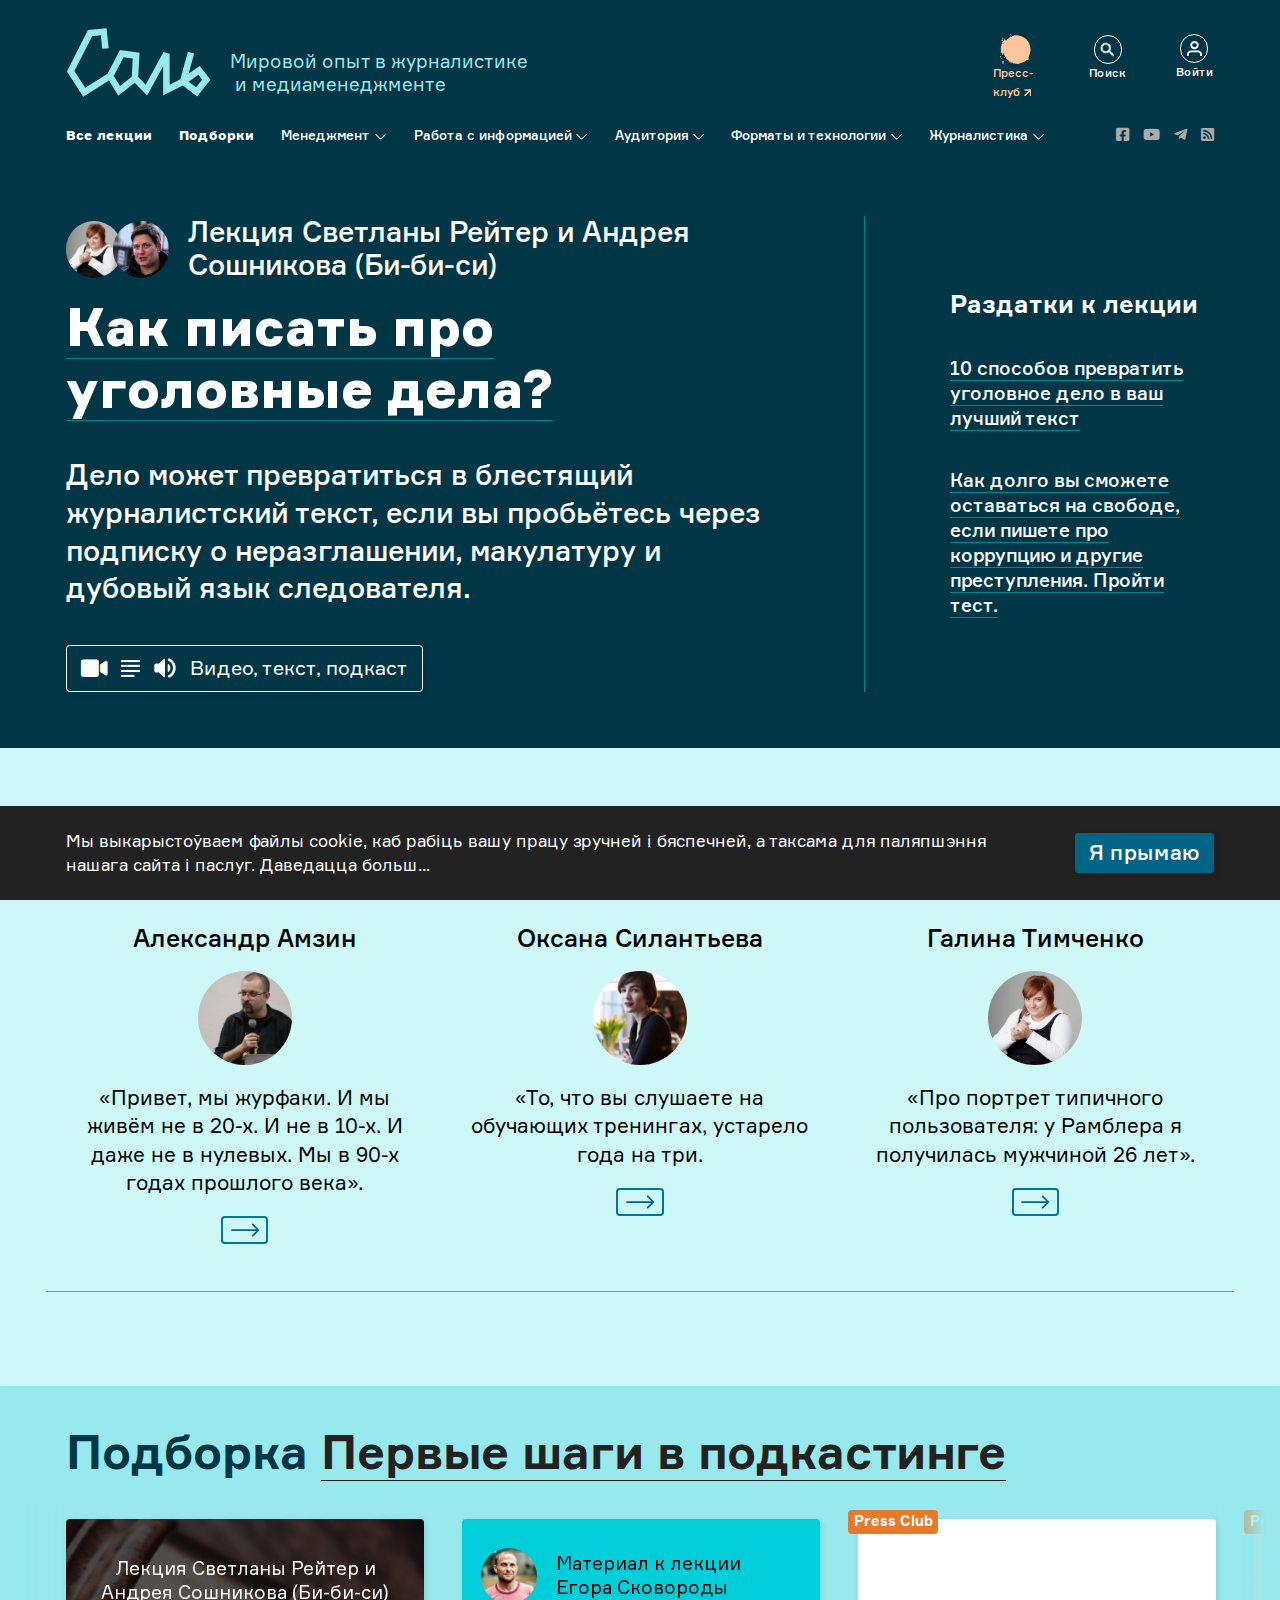
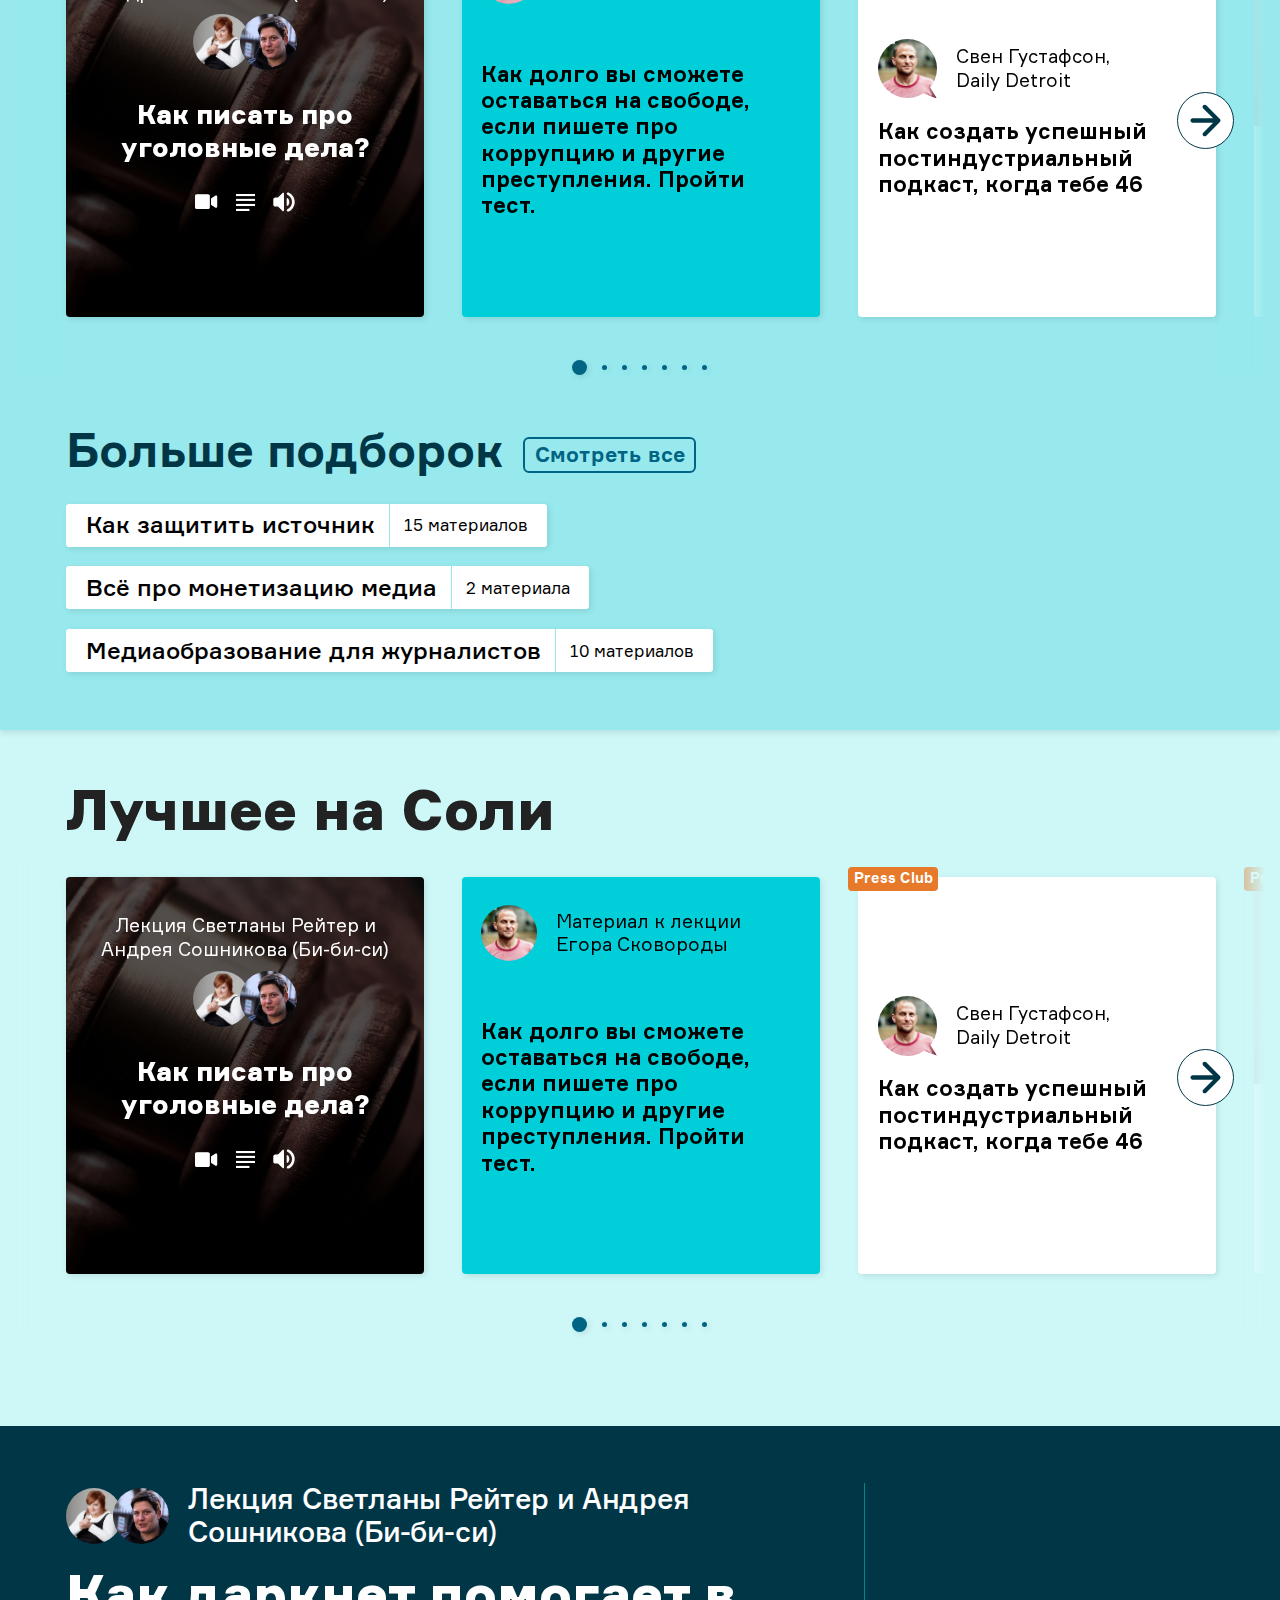
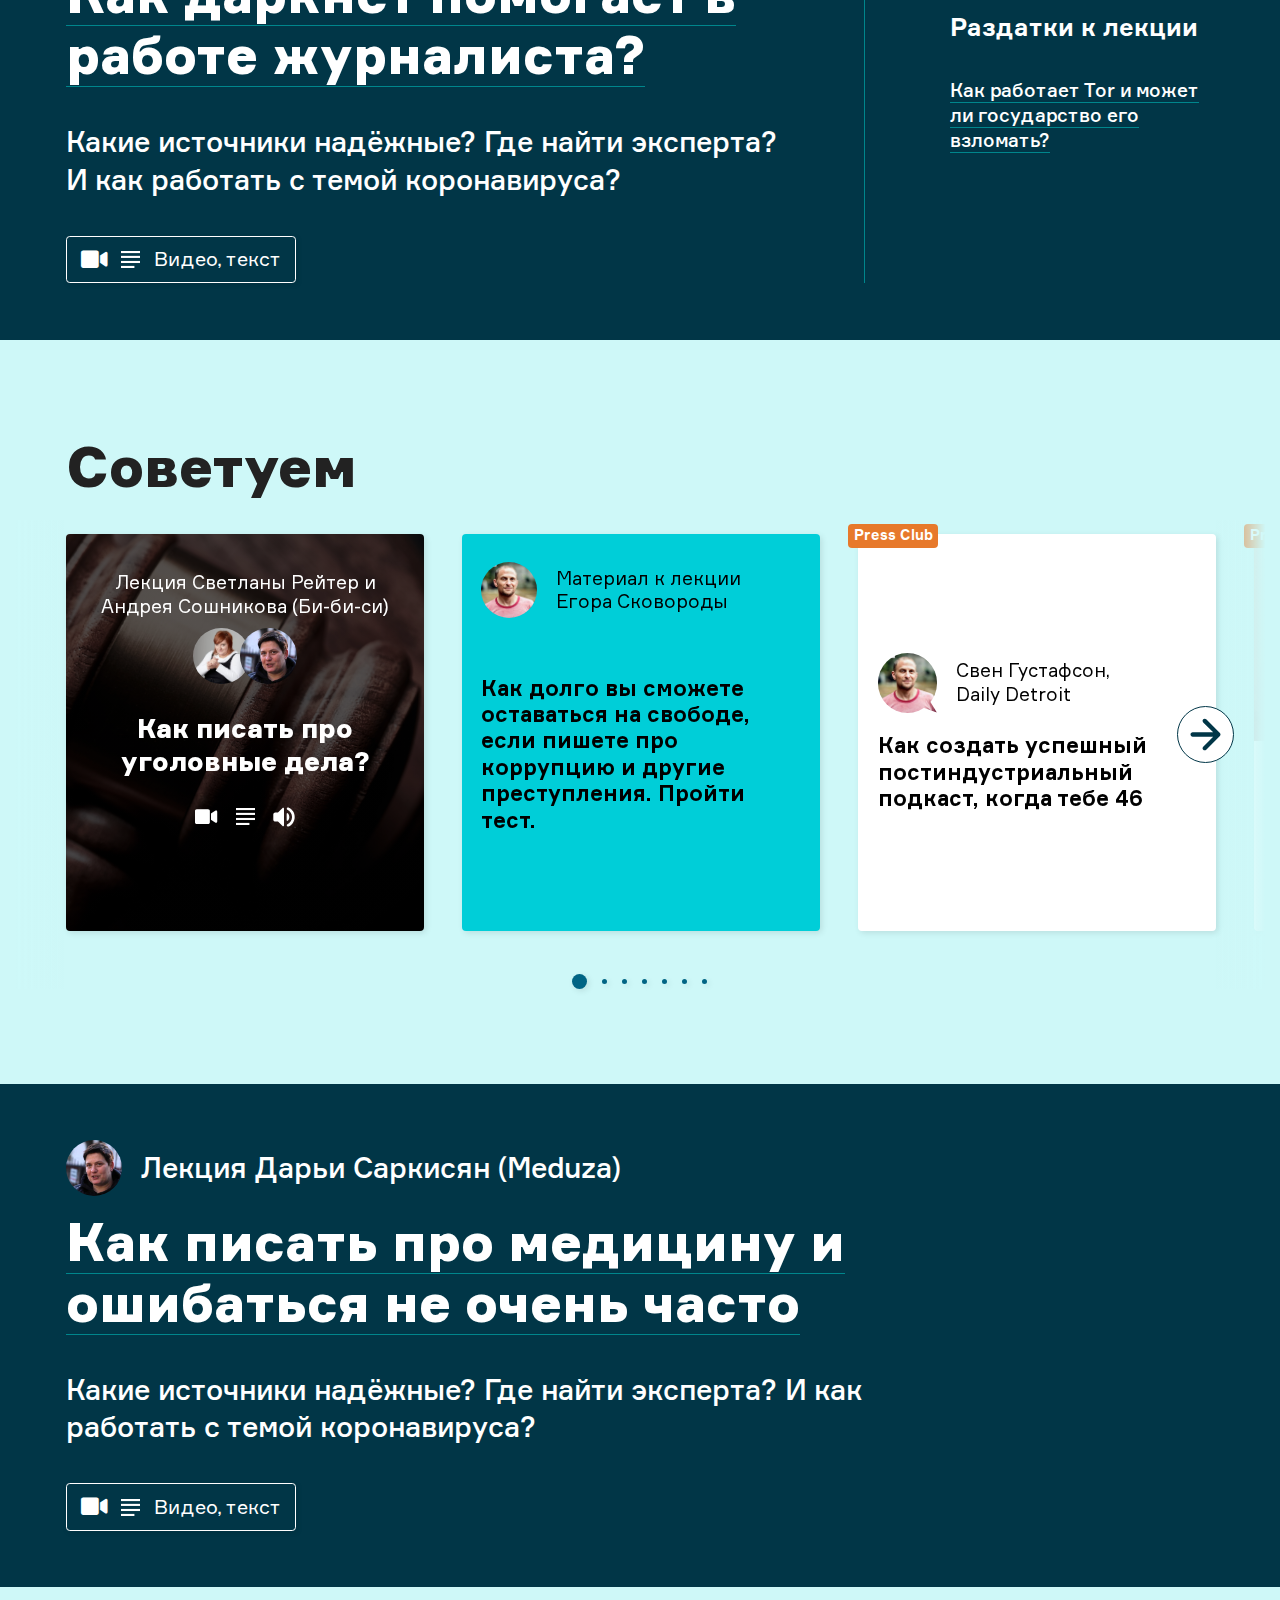
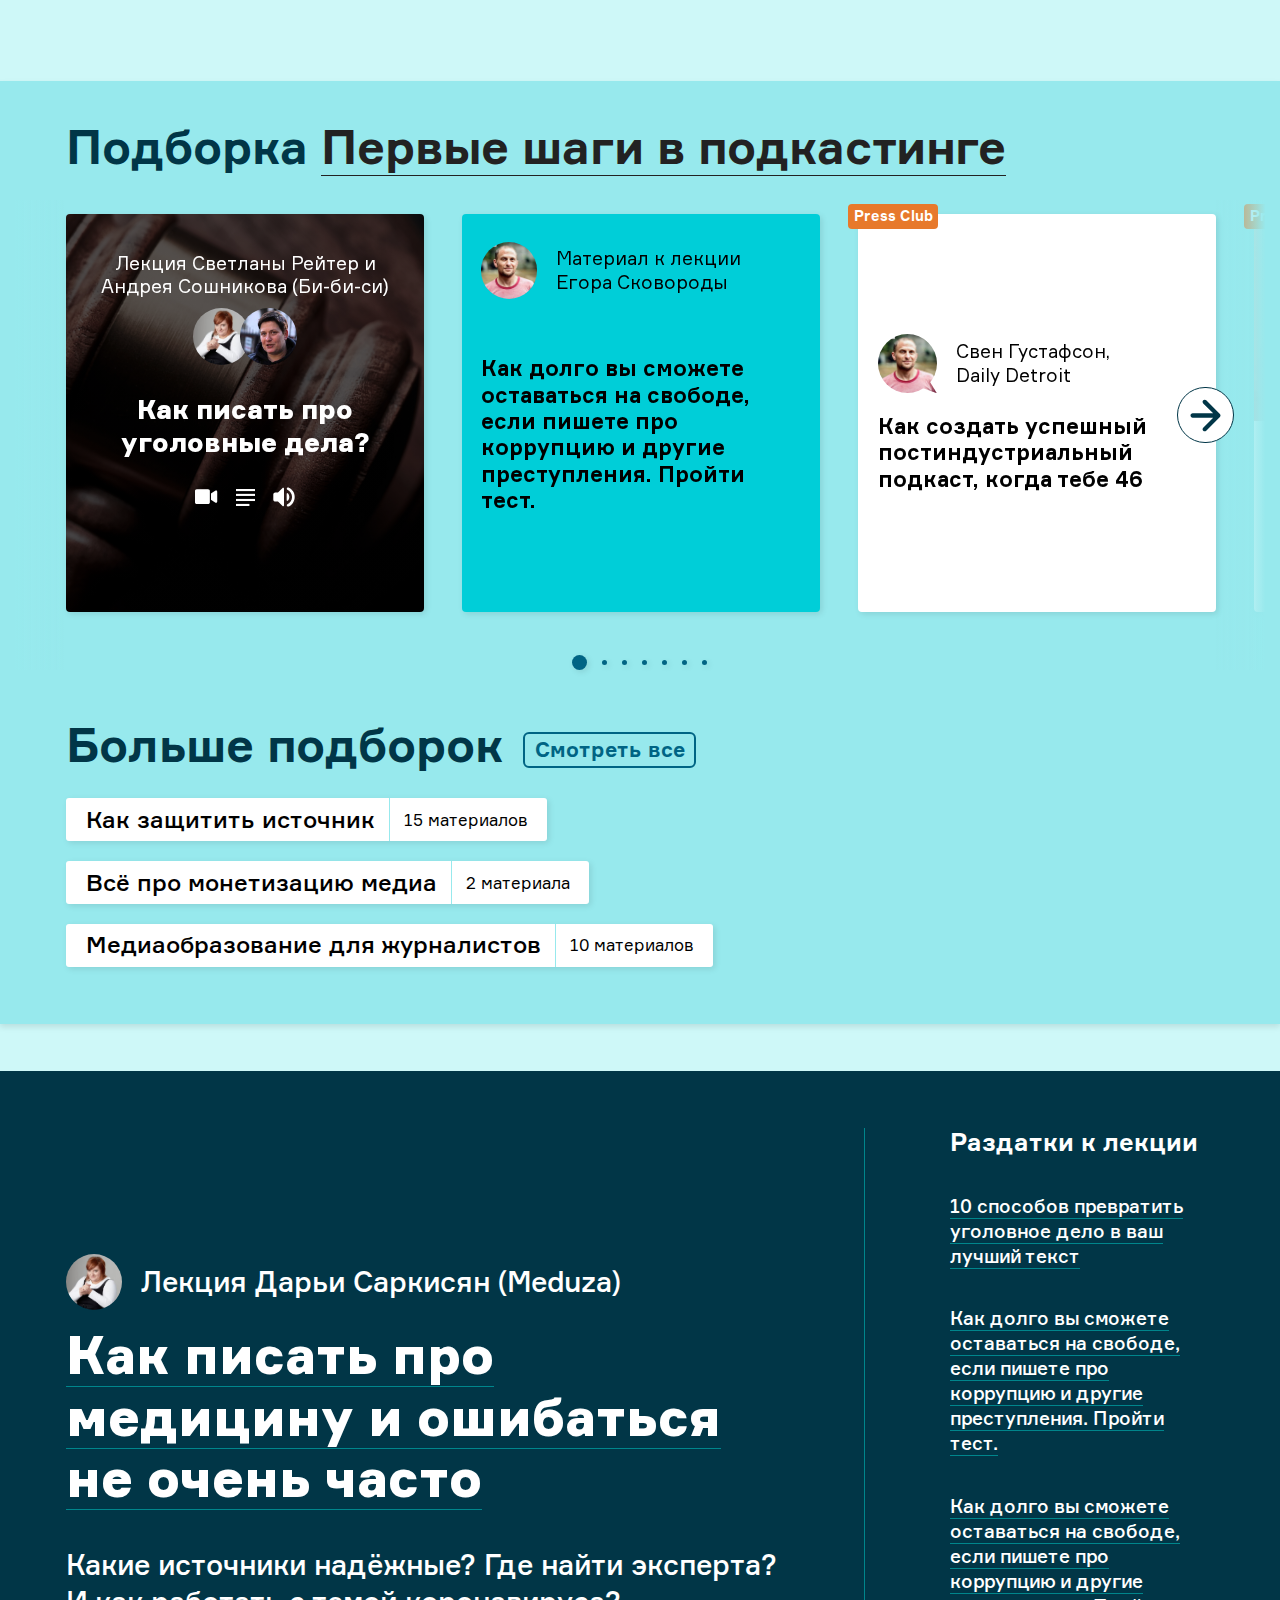
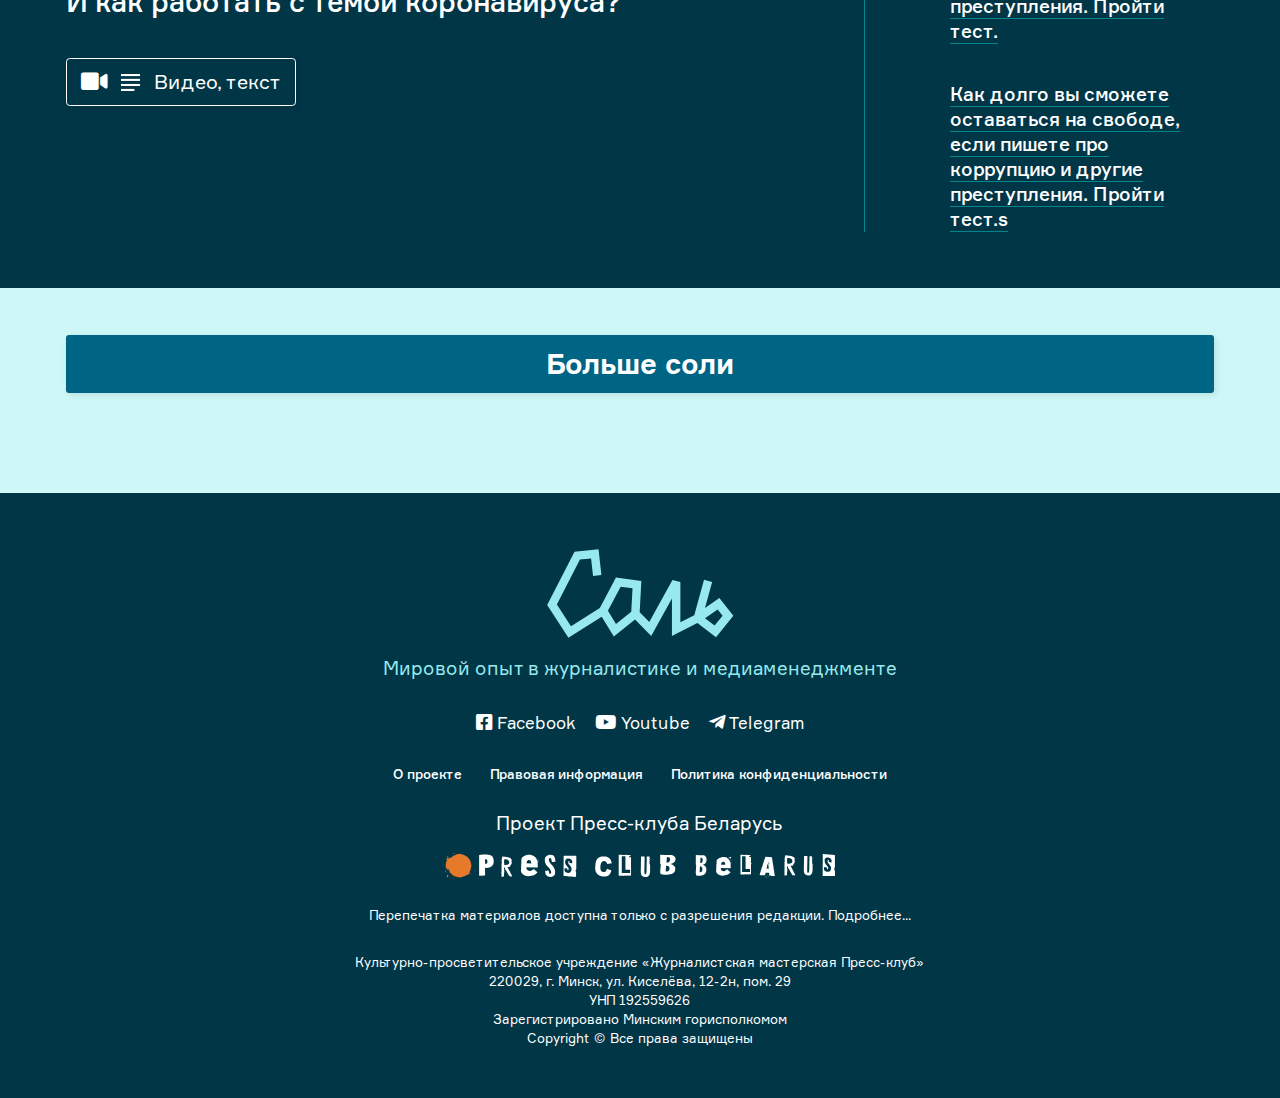
<file: index.html>
<!DOCTYPE html>
<html lang="en">
<head>
    <meta charset="UTF-8">
    <title>Title</title>
    <meta name="viewport" content="width=device-width, initial-scale=1.0, maximum-scale=1.0, user-scalable=no">
    <link href="fonts/Formular/fonts.css" rel="stylesheet" type="text/css"/>
    <link href="fonts/fontawesome/css/all.css" rel="stylesheet" type="text/css"/>
    <link rel="stylesheet" href="js/slick/slick.css">
    <link rel="stylesheet" href="js/slick/slick-theme.css">
    <link href="styles/normalize.css" rel="stylesheet" type="text/css"/>
    <link href="styles/animate.min.css" rel="stylesheet" type="text/css"/>
    <link href="styles/styles.css" rel="stylesheet" type="text/css"/>
</head>
<body>
<header class="header show">
    <div class="desktop-header">
        <div class="container">
            <div class="logo-wrapper">
                <a class="logo" href="/">
                    <img src="src/salt-logo.svg"/>
                    <p>Мировой опыт в журналистике<br/> и медиаменеджменте</p>
                </a>
                <div class="btn-wrapper">
                    <a class="pc-btn" href="https://press-club.by">
                        <svg width="36" height="32" viewBox="0 0 36 32" fill="none" xmlns="http://www.w3.org/2000/svg">
                            <path d="M12.0002 1.44796V1.52036C12.1398 1.59276 12.2095 1.66516 12.2095 1.66516C12.2095 1.66516 12.2095 1.66516 12.2793 1.66516L12.4188 1.15837H12.5584C12.6979 0.796379 12.8374 0.506786 12.8374 0.434388C12.8374 0.506786 12.6979 0.651583 12.5584 0.796379H12.3491C12.2793 0.868777 12.1398 0.941175 11.9305 1.01357L11.8607 1.23077L11.6514 1.30317L11.5816 1.37556C11.5816 1.52036 11.6514 1.66516 11.7909 1.80995C11.9305 1.59276 12.0002 1.44796 12.0002 1.44796Z"
                                  fill="#E7792B"/>
                            <path d="M30.2095 27.4389H30.3491C30.3491 27.5113 30.3491 27.5113 30.3491 27.5837H30.4188C30.4886 27.5837 30.5584 27.5837 30.5584 27.5113H30.4886C30.4886 27.4389 30.4886 27.4389 30.4886 27.3665L30.5584 27.2941C30.2793 27.2941 30.2095 27.3665 30.2095 27.4389C30.2095 27.3665 30.2095 27.3665 30.2095 27.4389Z"
                                  fill="#E7792B"/>
                            <path d="M30.6277 27.2217C30.558 27.2217 30.5584 27.2941 30.5584 27.2941C30.5584 27.2941 30.6277 27.2941 30.6277 27.2217C30.6975 27.2941 30.6975 27.2941 30.7673 27.3665V27.2941C30.7673 27.2217 30.6975 27.2217 30.6277 27.2217Z"
                                  fill="#E7792B"/>
                            <path d="M17.2324 0.868777C17.2324 0.868777 17.3022 0.868777 17.372 0.868777V0.796379C17.8603 0.868777 18.0696 0.796379 18.0696 0.579184C18.0696 0.434388 18.0696 0.434388 17.9999 0.434388C17.9301 0.434388 17.8603 0.434388 17.8603 0.506786V0.651582H17.7906C17.7906 0.579184 17.7906 0.579184 17.7906 0.579184V0.506786H17.651C17.4417 0.434388 17.2324 0.579184 17.2324 0.796379H17.1627V0.941175L17.2324 0.868777Z"
                                  fill="#E7792B"/>
                            <path d="M30.9766 27.6561L30.9068 27.4389H30.837V27.8009C30.9068 27.8009 30.9766 27.7285 31.1161 27.7285C31.1161 27.6561 31.1859 27.6561 31.1859 27.5837C31.1859 27.5113 31.1859 27.4389 31.1161 27.4389C31.1161 27.5837 31.1161 27.6561 30.9766 27.6561Z"
                                  fill="#E7792B"/>
                            <path d="M26.3719 29.6109C26.3021 29.6109 26.3021 29.6109 26.3021 29.6109V29.6833L26.3719 29.6109Z"
                                  fill="#E7792B"/>
                            <path d="M31.7443 27.5113C31.7443 27.4389 31.7443 27.3665 31.7443 27.3665L31.6745 27.2941H31.6048V27.4389C31.6048 27.4389 31.535 27.4389 31.4652 27.3665C31.4652 27.3665 31.3955 27.3665 31.3257 27.3665V27.5837H31.3955V27.5113C31.3955 27.5113 31.4652 27.5113 31.4652 27.4389H31.7443C31.8141 27.4389 31.8838 27.4389 31.8838 27.4389V27.3665L31.7443 27.5113Z"
                                  fill="#E7792B"/>
                            <path d="M31.2557 27.8009C31.2557 28.0181 31.3254 28.0181 31.5347 28.0905V28.0181C31.465 27.8733 31.3952 27.8009 31.2557 27.8009Z"
                                  fill="#E7792B"/>
                            <path d="M1.67461 24.8326H1.74437C1.74437 24.7602 1.81414 24.6878 1.81414 24.6878H1.74437C1.74437 24.6154 1.74437 24.6154 1.67461 24.543C1.60484 24.4706 1.60484 24.4706 1.53507 24.4706C1.53507 24.4706 1.53507 24.4706 1.4653 24.4706V24.543H1.53507C1.53507 24.543 1.60484 24.6154 1.67461 24.8326Z"
                                  fill="#E7792B"/>
                            <path d="M1.4653 24.543C1.32577 24.6878 1.25566 24.7602 1.25566 24.7602C1.32542 24.7602 1.39519 24.7602 1.46496 24.7602C1.39519 24.6878 1.39554 24.6154 1.4653 24.543Z"
                                  fill="#E7792B"/>
                            <path d="M3.55784 28.7421C3.48808 28.7421 3.20901 28.7421 2.7904 28.8145C2.72064 28.8145 2.65087 28.9593 2.51134 29.2489C2.44157 29.3937 2.3718 29.5385 2.3718 29.6833C2.3718 29.8281 2.3718 30.0453 2.44157 30.3349C2.51134 30.3349 2.51134 30.3349 2.5811 30.4072C2.72064 30.6244 2.7904 30.8416 2.7904 30.914C2.7904 30.9864 2.7904 30.9864 2.72064 31.0588C2.65087 31.1312 2.65087 31.2036 2.65087 31.2036C2.65087 31.5656 2.86017 31.7828 3.41831 31.9276C3.41831 31.8552 3.41831 31.8552 3.41831 31.8552C3.41831 31.7828 3.41831 31.638 3.48808 31.5656C3.69738 31.4932 3.83691 31.4208 3.90668 31.3484C3.90668 31.276 3.90668 31.2036 3.83691 31.0588C3.76715 30.914 3.76715 30.8416 3.76715 30.7692C3.76715 30.6968 3.76715 30.6244 3.83691 30.6244C3.90668 30.552 3.90668 30.4796 3.97645 30.4072C4.04621 30.2625 4.04621 30.1177 4.04621 30.0453C4.04621 29.1765 3.90668 28.7421 3.55784 28.7421Z"
                                  fill="#E7792B"/>
                            <path d="M5.23229 25.267C5.23229 25.1222 5.23229 24.9774 5.23229 24.7602C5.16252 24.6154 5.09275 24.543 5.02298 24.543C4.81368 24.543 4.74391 24.6154 4.67415 24.7602C4.67415 24.8326 4.74391 24.905 4.88345 24.9774C4.95322 24.9774 5.02298 24.9774 5.16252 24.9774C5.23229 24.9774 5.23229 25.0498 5.23229 25.0498C5.16252 25.1222 5.09275 25.1222 5.02298 25.1222C4.95322 25.1222 4.88345 25.1222 4.81368 25.0498V24.9774C4.74391 24.9774 4.74391 24.9774 4.67415 25.0498C4.67415 25.0498 4.74391 25.1222 4.81368 25.1222H4.67415C4.67415 25.1946 4.67415 25.3394 4.67415 25.5566C4.74391 25.5566 4.74391 25.629 4.81368 25.629V25.4842H4.88345C4.88345 25.4842 4.95322 25.4842 5.02298 25.4842C5.02298 25.4118 5.09275 25.4118 5.09275 25.4118C5.23229 25.4118 5.30205 25.3394 5.30205 25.3394C5.30205 25.3394 5.30205 25.3394 5.30205 25.267H5.23229Z"
                                  fill="#E7792B"/>
                            <path d="M10.6749 1.37557C10.7446 1.37557 10.7446 1.37557 10.8144 1.37557L10.8842 1.15837H11.1632L11.233 1.08597C11.233 1.01358 11.233 1.01358 11.233 1.01358H11.1632C11.0237 1.01358 11.0237 0.941177 11.0237 0.941177C11.0237 0.941177 11.1632 0.868779 11.3028 0.79638C11.4423 0.723982 11.5121 0.651584 11.5121 0.579186H11.4423C11.4423 0.579186 11.4423 0.579186 11.3726 0.579186C11.3726 0.506788 11.4423 0.506788 11.4423 0.434389C11.4423 0.289593 11.4423 0.144796 11.3726 0C11.3726 0 11.233 0.0723982 11.0237 0.144796V0.217195H10.8842V0.289593H10.8144C10.8144 0.289593 10.8144 0.289593 10.7446 0.289593C10.6749 0.361991 10.6749 0.506788 10.6749 0.579186H10.7446C10.7446 0.579186 10.7446 0.579186 10.8144 0.579186C10.8144 0.651584 10.8144 0.651584 10.8144 0.723982C10.8144 0.941177 10.6749 1.01358 10.4656 0.941177V0.868779C10.4656 0.79638 10.4656 0.79638 10.3958 0.79638C10.326 0.868779 10.326 0.941177 10.326 1.08597C10.326 1.15837 10.326 1.15837 10.326 1.23077L10.6749 1.37557Z"
                                  fill="#E7792B"/>
                            <path d="M2.1627 1.01357C2.1627 1.08597 2.09293 1.08597 2.09293 1.15837C2.02316 1.15837 2.02316 1.15837 2.02316 1.15837H1.88363L1.81386 1.23077C1.81386 1.23077 1.81386 1.23077 1.81386 1.30317H2.09293L2.1627 1.23077V1.01357C2.23247 0.79638 2.23247 0.651584 2.1627 0.506787H2.09293C2.02316 0.506787 1.9534 0.506787 1.9534 0.506787H2.02316C2.02316 0.651584 2.02316 0.79638 2.02316 0.79638C2.1627 0.941177 2.1627 0.941177 2.1627 1.01357Z"
                                  fill="#E7792B"/>
                            <path d="M1.53476 24.6878H1.39522V24.7602L1.53476 24.6878Z" fill="#E7792B"/>
                            <path d="M1.18604 23.7466C0.906974 23.5294 0.697672 23.3846 0.558138 23.3846C0.418603 23.3846 0.279069 23.5294 0.209302 23.819C0.0697672 24.1086 0.0697672 24.3258 0 24.543C0 24.6878 0 24.8326 0.0697672 24.905L0.558138 24.9774C0.627905 24.905 0.697672 24.7602 0.837207 24.543H0.906974C0.906974 24.4706 0.976741 24.3258 0.976741 24.1086L1.18604 24.0362V23.7466Z"
                                  fill="#E7792B"/>
                            <path d="M1.60454 26.2082H1.53478L1.46501 25.9186C1.39524 25.8462 1.32547 25.8462 1.32547 25.8462C1.18594 25.8462 1.18594 25.9186 1.11617 26.1358C1.11617 26.3529 1.25571 26.4977 1.60454 26.6425C1.67431 26.5701 1.74408 26.2082 1.95338 25.5566C1.88361 25.5566 1.74408 25.4842 1.67431 25.4842C1.60454 25.4842 1.60454 25.7738 1.60454 26.2082Z"
                                  fill="#E7792B"/>
                            <path d="M1.8137 1.01357C1.88347 1.01357 1.88347 1.01357 1.95324 0.941177L1.9533 0.868779C1.744 0.868779 1.67417 0.868779 1.67417 0.941177C1.74393 1.01357 1.74393 1.01357 1.8137 1.01357Z"
                                  fill="#E7792B"/>
                            <path d="M33.4189 26.9321H33.4887L33.1398 26.6425V26.5701C33.1398 26.5701 33.1398 26.4977 33.1398 26.4253C33.0003 26.3529 32.8608 26.2806 32.791 26.2806C32.7212 26.2806 32.6515 26.3529 32.6515 26.4253C32.6515 26.4977 32.6515 26.4977 32.7212 26.5701H32.791C32.791 26.5701 32.791 26.6425 32.8608 26.6425C32.8608 26.7149 32.8608 26.7873 32.8608 26.8597V27.0045C32.8608 27.0769 32.8608 27.1493 32.791 27.2941C32.8608 27.2217 32.9305 27.2217 33.0003 27.2217C33.0003 27.2217 33.0701 27.2217 33.0701 27.2941C33.0701 27.3665 33.1398 27.3665 33.1398 27.4389H33.2096C33.2096 27.3665 33.2096 27.2941 33.1398 27.2217C33.0003 27.0769 32.9305 26.9321 32.9305 26.8597C32.9305 26.7873 32.9305 26.7873 33.0003 26.7873C33.2096 26.7873 33.2794 26.7873 33.4189 26.9321L33.2794 27.0769H33.3491V27.0045C33.4189 27.0045 33.4189 27.0045 33.4189 26.9321Z"
                                  fill="#E7792B"/>
                            <path d="M33.4184 27.0769C33.4184 27.1493 33.4184 27.1493 33.4184 27.0769V27.1493C33.6277 27.1493 33.6975 27.1493 33.6975 27.0769V27.0045C33.6277 27.0769 33.558 27.0769 33.4184 27.0769Z"
                                  fill="#E7792B"/>
                            <path d="M34.2562 27.5113L34.1864 27.5837C34.1166 27.5837 34.0469 27.5113 33.9771 27.5113L33.9073 27.5837C33.9073 27.5837 33.9771 27.6561 34.1864 27.7285L34.2562 27.5113C34.1864 27.5113 34.1864 27.4389 34.2562 27.5113Z"
                                  fill="#E7792B"/>
                            <path d="M0.976584 13.4661C1.04635 13.4661 1.11612 13.3937 1.11612 13.3937C1.04635 13.3937 0.976584 13.3937 0.976584 13.4661Z"
                                  fill="#E7792B"/>
                            <path d="M32.3019 26.8597V26.7873H32.2321V26.5702L32.0926 26.6426H32.1624V26.9321H32.3019V27.0045H32.3717C32.3717 26.9321 32.3717 26.8597 32.3717 26.7873H32.5112L32.581 26.7149C32.581 26.7149 32.581 26.7149 32.581 26.6426C32.4414 26.8597 32.3717 26.8597 32.3019 26.8597Z"
                                  fill="#E7792B"/>
                            <path d="M34.3258 27.2217C34.3258 27.1493 34.3258 27.1493 34.3956 27.1493H34.5351C34.5351 27.0769 34.5351 27.0769 34.5351 27.0769C34.5351 27.0045 34.5351 27.0045 34.5351 27.0045V27.0769C34.5351 27.0769 34.4654 27.0769 34.4654 27.0045H34.3956C34.3258 27.0769 34.3258 27.1493 34.3258 27.2941C34.2561 27.2941 34.3258 27.2941 34.3258 27.2217C34.3258 27.2941 34.3258 27.2941 34.3258 27.2941V27.2217Z"
                                  fill="#E7792B"/>
                            <path d="M3.83676 5.71946H3.76699V5.79186C3.76699 5.79186 3.76699 5.79186 3.76699 5.86425H3.83676C3.83676 5.79186 3.83676 5.79186 3.83676 5.71946Z"
                                  fill="#E7792B"/>
                            <path d="M36 3.11312C35.9302 3.11312 35.8605 3.11312 35.8605 3.11312L35.8601 3.04073H35.4419V3.11312C35.3023 3.11312 35.2326 3.18552 35.093 3.18552L35.0233 3.25792C35.0233 3.33032 35.0233 3.33032 35.0233 3.33032H35.1628C35.3023 3.25792 35.5814 3.18552 35.9302 3.11312C36 3.25792 36 3.18552 36 3.11312Z"
                                  fill="#E7792B"/>
                            <path d="M34.3249 27.2941V27.3665C34.3947 27.3665 34.3947 27.4389 34.4644 27.4389H34.604C34.604 27.4389 34.604 27.4389 34.5342 27.3665C34.4644 27.3665 34.4644 27.3665 34.3249 27.2941Z"
                                  fill="#E7792B"/>
                            <path d="M35.9998 2.96833C35.9301 2.89593 35.9998 2.89593 35.9998 2.96833C35.8603 2.89593 35.8601 2.96833 35.8601 3.04073C35.9299 3.04073 35.9998 2.96833 35.9998 2.96833Z"
                                  fill="#E7792B"/>
                            <path d="M32.7208 27.2217C32.7208 27.2941 32.791 27.2941 32.791 27.2941L32.7905 27.2217H32.7208Z"
                                  fill="#E7792B"/>
                            <path d="M2.44201 3.54751C2.51178 3.54751 2.51178 3.54751 2.51178 3.54751V3.47511C2.51178 3.47511 2.51178 3.54751 2.44201 3.54751Z"
                                  fill="#E7792B"/>
                            <path d="M2.86058 5.14027L3.00012 5.06787V4.99548C3.00012 4.99548 3.00012 4.92308 3.06988 4.85068C3.13965 4.77828 3.13965 4.77828 3.20942 4.77828C3.34895 4.77828 3.55825 4.85068 3.76756 4.99548V5.35747H3.83732V5.28507H3.90709L3.97686 5.35747V5.42986H4.11639V5.28507C4.18616 5.28507 4.18616 5.28507 4.25593 5.35747V5.42986C4.25593 5.42986 4.25593 5.50226 4.32569 5.50226H4.39546C4.39546 5.35747 4.25593 5.21267 3.97686 5.06787C3.69779 4.92308 3.48849 4.70588 3.34895 4.56109C3.34895 4.41629 3.27918 4.1991 3.13965 3.9095C3.06988 3.9095 3.00012 3.8371 2.86058 3.69231C2.79081 3.61991 2.65128 3.54751 2.65128 3.54751H2.58151V3.61991C2.58151 3.69231 2.51174 3.76471 2.51174 3.9095C2.51174 3.9819 2.51174 3.9819 2.51174 4.0543C2.65128 4.0543 2.72105 4.1267 2.93035 4.1991C2.93035 4.27149 2.93035 4.34389 2.93035 4.41629C2.93035 4.56109 2.79081 4.63348 2.58151 4.70588C2.44198 4.77828 2.30244 4.77828 2.09314 4.85068C2.02337 4.85068 2.02337 4.99548 2.02337 5.21267H2.09314V5.28507C2.09314 5.28507 2.09314 5.28507 2.09314 5.35747H2.23268V5.42986C2.30244 5.42986 2.44198 5.42986 2.51174 5.50226C2.51174 5.57466 2.44198 5.57466 2.44198 5.64706V5.71946C2.44198 5.79186 2.51174 5.79186 2.58151 5.79186C2.65128 5.79186 2.65128 5.79186 2.72105 5.79186V5.71946C2.72105 5.71946 2.72105 5.71946 2.72105 5.64706C2.65128 5.64706 2.58151 5.64706 2.51174 5.64706C2.51174 5.35747 2.65128 5.14027 2.79081 5.21267H2.86058L2.93035 5.28507C2.93035 5.28507 2.93035 5.28507 2.86058 5.14027C2.86058 5.21267 2.86058 5.21267 2.86058 5.14027Z"
                                  fill="#E7792B"/>
                            <path d="M1.53476 7.9638C1.53476 7.89141 1.46499 7.81901 1.46499 7.81901L1.39522 7.89141C1.39522 8.0362 1.46499 8.1086 1.67429 8.181V8.1086C1.60452 8.0362 1.60452 8.0362 1.53476 7.9638Z"
                                  fill="#E7792B"/>
                            <path d="M3.90687 5.79186H3.8371L3.83676 5.86425C3.90653 5.86425 3.90687 5.86425 3.90687 5.79186Z"
                                  fill="#E7792B"/>
                            <path d="M32.1627 18.9683C32.1627 18.8959 32.1627 18.8235 32.1627 18.8235C32.1627 18.6063 32.2325 18.3167 32.3022 17.8824C32.372 17.448 32.372 17.1584 32.4418 16.9412C32.5115 16.0724 32.3022 14.6244 31.8836 12.6697C31.8139 12.4525 31.6743 12.0905 31.465 11.5837C31.3953 11.3665 31.3255 11.0045 31.2557 10.5701C31.186 10.5701 31.186 10.4977 31.1162 10.4253C30.9767 10.0633 30.7674 9.55656 30.4883 8.97738V8.90498C30.4883 8.83258 30.4883 8.83258 30.4185 8.76018C30.3488 8.68778 30.279 8.47059 30.2092 8.181C30.1395 8.181 30.0697 8.181 29.9999 8.1086C29.7906 7.74661 29.372 7.23982 28.8139 6.58823C28.6743 6.44344 28.5348 6.29864 28.465 6.08145C28.186 5.93665 28.1162 5.86425 28.1162 5.71946H28.186C28.186 5.71946 28.1162 5.64706 28.1162 5.57466H27.9069C27.7674 5.42986 27.5581 5.21267 27.279 4.99547V4.85068H27.2092C27.2092 4.85068 27.2092 4.85068 27.1395 4.85068V4.70588C27.0697 4.70588 26.9999 4.70588 26.8604 4.70588V4.56109C26.6511 4.41629 26.372 4.34389 26.0232 4.19909V4.0543C26.0232 4.0543 25.9534 4.0543 25.8837 4.0543C25.8139 4.0543 25.7441 4.0543 25.7441 4.0543V3.9095L25.6744 3.8371H25.6046V3.69231C25.5348 3.69231 25.4651 3.69231 25.3953 3.69231C25.2558 3.69231 24.9069 3.47511 24.3488 3.18552C23.9302 2.96833 23.3023 2.67873 22.6046 2.31674L20.5116 1.73756C20.2325 1.52036 19.5348 1.44796 18.7674 1.30317V1.37556C18.7674 1.37556 18.7674 1.37556 18.7674 1.44796C18 1.44796 17.4418 1.44796 17.0232 1.44796C16.7441 1.44796 15.6279 1.66516 13.7442 2.09955V2.17194C13.7442 2.17194 13.7442 2.17195 13.7442 2.24434C13.3256 2.46154 12.907 2.67873 12.4883 2.96832C12.0697 3.18552 11.6511 3.33032 11.2325 3.25792C11.1628 3.25792 11.1628 3.25792 11.1628 3.18552C11.1628 3.11312 11.2325 3.04072 11.3023 2.96832C11.3721 2.82353 11.4418 2.75113 11.4418 2.75113C11.4418 2.67873 11.3721 2.67873 11.3023 2.67873C11.1628 2.67873 10.9535 2.75113 10.7442 2.82353C10.7442 2.82353 10.7442 2.89593 10.7442 2.96832C10.7442 3.04072 10.7442 3.11312 10.7442 3.18552C10.7442 3.18552 10.6744 3.18552 10.6744 3.11312L10.6046 3.18552C10.6046 3.18552 10.5349 3.18552 10.5349 3.25792C10.5349 3.25792 10.5349 3.25792 10.5349 3.33032C10.6744 3.33032 10.7442 3.33032 10.8139 3.40271L10.7442 3.47511C10.6744 3.47511 10.6046 3.47511 10.6046 3.47511V3.54751H10.6744C10.6744 3.54751 10.6744 3.54751 10.7442 3.54751V3.61991L10.6744 3.69231C10.5349 3.47511 10.4651 3.54751 10.4651 3.54751V3.61991C10.4651 3.69231 10.3256 3.69231 10.1163 3.76471C10.1163 3.8371 10.1163 3.9095 10.0465 3.9819L9.76743 4.0543V4.1267H9.69766V4.19909H9.62789V4.27149H9.55812C9.55812 4.27149 9.55812 4.19909 9.55812 4.1267C9.48836 4.1267 9.48836 4.19909 9.41859 4.19909C9.48836 4.19909 9.48836 4.19909 9.48836 4.19909C9.48836 4.48869 9.20929 4.70588 8.79068 4.77828V4.85068H8.72092V4.92308H8.65115C8.58138 5.06787 8.30231 5.21267 7.81394 5.35747V5.50226C7.60464 5.50226 7.53488 5.57466 7.53488 5.71946C7.53488 5.71946 7.53488 5.71946 7.53488 5.79186C7.67441 5.86425 7.67441 5.93665 7.67441 5.93665C7.67441 6.00905 7.67441 6.00905 7.60464 6.00905C7.60464 6.00905 7.46511 6.15385 7.32557 6.37104H7.25581C7.25581 6.44344 7.25581 6.51584 7.18604 6.58823H7.11627C7.11627 6.58823 7.11627 6.58823 7.0465 6.58823L6.8372 6.95023C6.76744 6.95023 6.76744 6.95023 6.69767 6.95023C6.6279 6.87783 6.48837 6.73303 6.27906 6.58823C6.2093 6.58823 6.06976 6.51584 5.93023 6.44344L5.72093 6.08145C5.65116 5.71946 5.58139 5.57466 5.51163 5.57466L5.44186 5.64706C5.44186 5.71946 5.44186 5.71946 5.44186 5.79186C5.44186 5.86425 5.44186 5.93665 5.37209 6.00905C5.30232 6.00905 5.23256 5.93665 5.09302 5.93665V6.00905C5.09302 6.00905 5.09302 6.00905 5.09302 6.08145H5.02325C4.88372 6.08145 4.88372 6.00905 4.88372 5.86425C4.88372 5.79185 4.95349 5.64706 5.02325 5.42986C5.09302 5.42986 5.16279 5.50226 5.23256 5.50226C5.23256 5.42986 5.23256 5.28507 5.09302 5.14027C5.02325 4.99547 4.95349 4.92308 4.88372 4.92308C4.88372 4.92308 4.81395 4.92308 4.74419 4.99547V5.06787H4.67442C4.67442 5.06787 4.67442 5.06787 4.60465 5.06787C4.67442 5.06787 4.67442 5.21267 4.74419 5.35747H4.88372V5.42986C4.88372 5.50226 4.74419 5.50226 4.53488 5.50226C4.53488 5.57466 4.46512 5.57466 4.46512 5.57466C4.46512 5.57466 4.53488 5.64706 4.67442 5.64706C4.67442 5.71946 4.67442 5.86425 4.67442 5.93665C4.67442 6.08145 4.67442 6.22624 4.60465 6.37104H4.53488C4.53488 6.37104 4.53488 6.37104 4.46512 6.37104V6.44344C4.46512 6.51584 4.46512 6.51584 4.46512 6.58823H4.53488V6.66063H4.60465V6.73303C4.81395 6.80543 4.74419 6.80543 4.67442 6.80543C4.60465 6.80543 4.46512 6.73303 4.39535 6.73303V6.80543H4.32558L4.25582 6.87783C4.39535 6.95023 4.39535 6.95023 4.39535 7.02262C4.39535 7.02262 4.39535 7.02262 4.32558 7.02262C4.25582 7.02262 4.25582 7.02262 4.25582 7.09502V7.16742H4.32558C4.32558 7.23982 4.32558 7.23982 4.25582 7.31222C4.18605 7.38462 4.18605 7.38462 4.18605 7.45701H4.25582C4.32558 7.45701 4.32558 7.45701 4.32558 7.52941C4.32558 7.67421 4.18605 7.67421 4.04651 7.67421C4.04651 7.67421 3.90698 7.60181 3.69768 7.38462C3.48838 7.16742 3.34884 7.09502 3.20931 7.02262V6.95023H3.06977V6.87783C3.06977 6.87783 3.13954 6.80543 3.20931 6.80543C3.27907 6.73303 3.34884 6.73303 3.34884 6.66063H3.20931V6.51584L3.00001 6.44344V6.37104C3.00001 6.29864 3.00001 6.22624 3.06977 6.22624C3.06977 6.22624 3.06977 6.22624 3.00001 6.22624C2.86047 6.22624 2.7907 6.15385 2.7907 6.08145C2.7907 6.00905 2.86047 6.00905 2.86047 6.00905C2.93024 6.00905 2.93024 6.00905 2.93024 6.00905H3.00001C3.00001 5.93665 3.00001 5.86425 3.00001 5.79186H3.06977C3.06977 5.79186 3.06977 5.79186 3.13954 5.79186V5.71946C3.13954 5.71946 3.13954 5.71946 3.13954 5.64706C3.13954 5.64706 3.20931 5.64706 3.27907 5.64706C3.41861 5.71946 3.48838 5.71946 3.48838 5.64706V5.57466H3.41861C3.41861 5.57466 3.34884 5.57466 3.27907 5.57466V5.35747H3.20931C3.20931 5.35747 3.20931 5.35747 3.13954 5.35747V5.57466H3.06977C3.06977 5.57466 3.06977 5.57466 3.06977 5.50226V5.28507H3.00001C3.00001 5.35747 2.93024 5.35747 2.86047 5.42986C2.7907 5.50226 2.72105 5.57466 2.72105 5.64706C2.72105 5.64706 2.7907 5.71946 2.7907 5.79186C2.86047 5.86425 2.86047 5.86425 2.86047 5.93665C2.7907 6.00905 2.5814 6.15385 2.23257 6.29864C2.1628 6.37104 2.02326 6.44344 1.81396 6.44344C1.60466 6.44344 1.46513 6.44344 1.46513 6.44344L1.39536 6.51584C1.39536 6.58824 1.39536 6.58823 1.46513 6.66063C1.53489 6.66063 1.53489 6.73303 1.60466 6.80543C1.60466 6.80543 1.60466 6.87783 1.53489 6.87783C1.53489 6.87783 1.53489 6.87783 1.53489 6.95023C1.9535 7.09502 2.1628 7.16742 2.1628 7.16742C2.1628 7.23982 2.09303 7.23982 2.02326 7.23982C1.9535 7.16742 1.88373 7.16742 1.81396 7.16742L1.7442 7.23982C1.7442 7.23982 1.7442 7.23982 1.7442 7.31222C1.81396 7.31222 1.9535 7.38462 2.1628 7.38462V7.45701H2.23257C2.23257 7.45701 2.23257 7.45701 2.30233 7.52941C2.30233 7.74661 2.3721 7.8914 2.44187 7.8914C2.44187 7.8914 2.44187 7.8914 2.51163 7.8914V7.819L2.5814 7.74661H2.65117C2.72094 7.74661 2.7907 7.819 2.7907 7.8914C2.7907 7.9638 2.7907 8.0362 2.72094 8.1086H2.5814C2.5814 8.1086 2.5814 8.181 2.5814 8.25339C2.5814 8.32579 2.5814 8.39819 2.5814 8.39819C2.51163 8.39819 2.51163 8.39819 2.44187 8.39819C2.3721 8.39819 2.30233 8.39819 2.23257 8.32579C2.09303 8.0362 2.09303 7.8914 2.09303 7.8914H2.02326V7.9638C1.9535 7.9638 1.88373 7.9638 1.81396 7.9638C1.81396 8.0362 1.81396 8.1086 1.7442 8.1086L1.67443 8.0362L1.67429 8.1086C1.67429 8.1086 1.67429 8.1086 1.67429 8.181L1.81396 8.181V8.25339H1.88373C1.9535 8.25339 1.9535 8.25339 2.02326 8.25339V8.181C2.02326 8.181 2.02326 8.181 2.02326 8.1086C2.09303 8.1086 2.1628 8.1086 2.1628 8.1086C2.23257 8.1086 2.30233 8.1086 2.3721 8.181V8.25339C2.3721 8.25339 2.3721 8.25339 2.3721 8.32579C2.44187 8.32579 2.44187 8.39819 2.51163 8.39819C2.5814 8.39819 2.5814 8.39819 2.65117 8.39819V8.32579L2.72094 8.25339C2.72094 8.25339 2.72094 8.181 2.7907 8.181C2.86047 8.181 2.93024 8.25339 2.93024 8.39819C2.93024 8.47059 2.93024 8.54299 2.86047 8.54299C2.7907 8.54299 2.7907 8.47059 2.72094 8.47059C2.65117 8.47059 2.5814 8.47059 2.51163 8.47059V8.68778H2.44187C2.3721 8.68778 2.3721 8.68778 2.3721 8.61539V8.47059C2.30233 8.47059 2.30233 8.39819 2.23257 8.39819C2.1628 8.39819 2.09303 8.39819 2.09303 8.47059C2.09303 8.54299 2.09303 8.61539 2.09303 8.68778H2.02326C1.9535 8.68778 1.88373 8.68778 1.7442 8.68778C1.7442 8.83258 1.67443 8.90498 1.53489 8.90498C1.53489 8.90498 1.46513 8.90498 1.46513 8.83258V8.68778C1.39536 8.68778 1.32559 8.76018 1.32559 8.90498C1.32559 9.04977 1.39536 9.12217 1.46513 9.12217H1.53489C1.53489 8.97738 1.60466 8.90498 1.60466 8.90498C1.60466 8.90498 1.60466 8.90498 1.60466 8.97738V9.04978L1.67443 9.12217C1.67443 9.12217 1.67443 9.12217 1.7442 9.12217V9.04978C1.81396 9.04978 1.88373 9.04978 1.88373 9.04978C1.9535 9.04978 1.9535 9.12217 1.9535 9.12217V9.19457C1.9535 9.19457 1.9535 9.19457 1.9535 9.26697H2.02326C2.09303 9.33937 2.09303 9.33937 2.1628 9.33937V9.41177C2.1628 9.41177 2.1628 9.41177 2.1628 9.48416H2.72094V9.62896H2.7907L2.86047 9.70136V9.77376L2.7907 9.84615C2.72094 9.84615 2.65117 9.77376 2.5814 9.77376V9.84615C2.51163 9.77376 2.44187 9.77376 2.3721 9.77376C2.3721 9.84616 2.3721 9.91855 2.3721 9.99095H2.23257V10.1357H2.1628L2.09303 10.2081C2.1628 10.2805 2.23257 10.3529 2.23257 10.2805L2.09303 10.5701C2.09303 10.5701 2.02326 10.5701 2.02326 10.4977H1.9535C1.9535 10.5701 1.88373 10.7149 1.88373 10.8597H1.81396C1.81396 10.9321 1.88373 10.9321 2.02326 11.0045V11.0769C2.02326 11.0769 2.02326 11.0769 1.9535 11.0769H1.81396V11.2217C1.81396 11.2217 1.81396 11.2217 1.7442 11.2217V10.9321L1.67443 10.8597C1.67443 10.8597 1.67443 10.8597 1.60466 10.8597V11.0045H1.53489L1.46513 11.0769C1.46513 11.0769 1.46513 11.0769 1.46513 11.1493H1.53489C1.53489 11.2941 1.46513 11.3665 1.39536 11.4389V11.5113C1.39536 11.5113 1.32559 11.5837 1.32559 11.6561H1.39536C1.39536 11.6561 1.39536 11.6561 1.46513 11.6561C1.39536 11.7285 1.39536 11.8009 1.39536 12.0181H1.53489V12.0905C1.53489 12.1629 1.53489 12.2353 1.46513 12.3077H1.39536C1.39536 12.3801 1.46513 12.3801 1.60466 12.4525C1.60466 12.5249 1.53489 12.5973 1.53489 12.6697H1.60466C1.60466 12.6697 1.60466 12.6697 1.67443 12.6697V12.7421L1.60466 12.8145H1.53489C1.46513 12.8145 1.46513 12.8145 1.46513 12.7421V12.6697H1.39536C1.39536 12.6697 1.39536 12.6697 1.32559 12.6697V12.5249L1.25582 12.4525C1.18606 12.4525 1.11629 12.5973 1.11629 12.8145H1.18606V12.8869C1.18606 12.8869 1.18606 12.8869 1.18606 12.9593C1.32559 12.9593 1.39536 13.0317 1.39536 13.1041C1.32559 13.1041 1.25582 13.1765 1.18606 13.2489C1.18606 13.2489 1.18606 13.2489 1.18606 13.3213H1.32559V13.3937C1.32559 13.4661 1.25582 13.5385 1.11629 13.5385L1.04667 13.4661V13.5385C1.04667 13.5385 1.04652 13.5385 1.04652 13.6109C1.18606 13.6109 1.18606 13.6833 1.18606 13.6833H1.04652C1.04652 13.6833 1.04652 13.6833 0.976756 13.6833C0.976756 13.7557 0.976756 13.7557 1.04652 13.8281H1.11629C1.11629 13.8281 1.11629 13.8281 1.18606 13.8281V13.9005C1.18606 13.9729 1.18606 13.9729 1.11629 13.9729C1.11629 13.9729 1.04652 13.9729 1.04652 13.9005H0.976756C0.976756 13.9729 0.976756 13.9729 0.976756 14.0453C0.976756 14.1176 0.976756 14.2624 0.906988 14.4072C0.837221 14.3348 0.767454 14.3348 0.697687 14.3348V14.4796C0.697687 14.4796 0.62792 14.4796 0.62792 14.4072C0.62792 14.4072 0.62792 14.4072 0.558152 14.4072C0.558152 14.4796 0.558152 14.4796 0.558152 14.4796C0.558152 14.6968 0.558152 14.8416 0.62792 14.8416H0.697687C0.697687 14.552 0.697687 14.4072 0.767454 14.4072L0.837221 14.4796V14.552C0.837221 14.6244 0.837221 14.6244 0.837221 14.6244C0.837221 14.6244 0.906988 14.552 0.906988 14.4796C0.976756 14.4072 0.976756 14.3348 0.976756 14.3348C0.976756 14.3348 0.976756 14.3348 0.976756 14.4072V14.4796H1.04652L1.11629 14.552V14.6244C1.11629 14.6244 1.11629 14.6244 1.11629 14.6968H1.18606C1.18606 14.6968 1.18606 14.6968 1.25582 14.6968C1.25582 14.7692 1.25582 14.7692 1.25582 14.8416C1.25582 14.9864 1.18606 14.9864 1.11629 14.9864C1.04652 14.9864 1.04652 14.9864 0.976756 14.914V14.8416C0.906989 14.8416 0.906988 14.7692 0.906988 14.7692C0.837221 14.7692 0.767454 14.8416 0.767454 15.0588H0.62792L0.558152 15.1312C0.558152 15.1312 0.558152 15.1312 0.558152 15.2036H0.697687C0.767454 15.4208 0.697687 15.4932 0.697687 15.638C0.767454 15.7104 0.767454 15.7104 0.767454 15.7104H0.837221C0.767454 15.7828 0.767454 15.7828 0.767454 15.9276C0.767454 16 0.767454 16.0724 0.767454 16.1448H0.837221C0.906989 16.2172 0.906988 16.362 0.906988 16.5068H0.976756C0.976756 16.5068 0.976756 16.5068 1.04652 16.5068V16.6516C1.11629 16.724 1.18606 16.7964 1.18606 16.7964H1.25582C1.18606 16.724 1.18606 16.6516 1.18606 16.5068H1.25582C1.32559 16.5068 1.39536 16.5068 1.46513 16.5792H1.32559C1.39536 16.5792 1.46513 16.6516 1.46513 16.724L1.39536 16.7964H1.32559C1.32559 16.7964 1.32559 16.7964 1.25582 16.7964V16.8688C1.25582 16.9412 1.32559 17.0136 1.46513 17.086C1.60466 17.1584 1.67443 17.1584 1.67443 17.2308C1.67443 17.2308 1.67443 17.2308 1.60466 17.2308C1.53489 17.3032 1.39536 17.3032 1.39536 17.3756C1.39536 17.3032 1.39536 17.2308 1.46513 17.1584V17.086H1.39536V17.1584C1.39536 17.2308 1.39536 17.2308 1.32559 17.2308L1.25582 17.3032V17.1584L1.18606 17.086C1.18606 17.086 1.18606 17.086 1.11629 17.086C1.11629 17.2308 1.04652 17.3756 0.976756 17.5928H0.906988C0.837221 17.5928 0.837221 17.5928 0.837221 17.5928C0.837221 17.6652 0.906989 17.6652 1.04652 17.6652V17.7376C1.04652 17.7376 1.04652 17.7376 0.976756 17.7376C0.906989 17.7376 0.837221 17.7376 0.697687 17.7376V17.81H0.62792L0.558152 17.8824C0.558152 17.8824 0.558152 17.8824 0.558152 17.9548C0.697687 18.0272 0.697687 18.0272 0.697687 18.0272L0.767454 18.0996C0.697687 18.1719 0.697687 18.2443 0.697687 18.3167C0.906989 18.3167 0.976756 18.3167 0.976756 18.3891C0.976756 18.3891 0.976756 18.4615 0.906988 18.4615H0.837221L0.767454 18.5339L1.11629 18.6787V18.7511C1.11629 18.7511 1.11629 18.7511 1.11629 18.8235C1.04652 18.8235 1.04652 18.7511 0.976756 18.7511C0.906989 18.7511 0.906989 18.7511 0.837221 18.7511C0.837221 18.7511 0.837221 18.8235 0.837221 18.8959C0.837221 18.9683 0.837221 19.0407 0.767454 19.1131C0.767454 19.2579 0.697687 19.3303 0.697687 19.4027C0.906989 19.6199 1.18606 19.7647 1.39536 19.7647C1.7442 19.8371 1.9535 19.8371 2.02326 19.9095V19.9819C2.02326 19.9819 2.02326 19.9819 1.9535 19.9819C1.88373 19.9819 1.88373 19.9819 1.81396 20.0543C1.81396 20.1991 1.88373 20.3439 2.1628 20.4163C2.3721 20.6335 2.51163 20.7783 2.51163 20.9231L2.44187 20.9955C2.44187 20.9955 2.3721 20.9955 2.30233 20.9955C2.23257 20.9955 2.23257 20.9955 2.1628 20.9231C2.1628 20.8507 2.09303 20.8507 2.09303 20.7783C2.02326 20.9231 1.9535 20.9955 1.9535 21.1403C1.9535 21.2127 1.9535 21.3575 2.02326 21.4299H2.09303C2.09303 21.4299 2.09303 21.4299 2.1628 21.5023C2.23257 21.8643 2.44187 22.0091 2.72094 22.0091V21.9367C2.7907 22.0091 2.93024 22.0814 3.13954 22.0814C3.34884 21.9367 3.41861 21.7919 3.41861 21.5023C3.41861 21.2851 3.41861 21.0679 3.27907 20.8507C3.20931 20.8507 3.13954 20.8507 3.06977 20.8507C3.06977 20.7783 3.06977 20.7783 3.06977 20.7059H3.00001V20.4163H2.93024C2.86047 20.4163 2.86047 20.4163 2.86047 20.3439C2.7907 20.1991 2.86047 20.1991 3.06977 20.1991C3.13954 20.1991 3.13954 20.2715 3.20931 20.2715C3.20931 20.2715 3.20931 20.3439 3.13954 20.3439C3.13954 20.4163 3.20931 20.4163 3.20931 20.4887H3.27907C3.20931 20.4163 3.20931 20.3439 3.20931 20.2715C3.27907 20.2715 3.27907 20.2715 3.34884 20.2715C3.48838 20.2715 3.55814 20.3439 3.55814 20.4163H3.41861C3.34884 20.4163 3.34884 20.4163 3.34884 20.4163V20.4887H3.41861V20.5611L3.48838 20.4887H3.41861L3.34884 20.5611L3.41861 20.6335C3.48838 20.6335 3.55814 20.6335 3.62791 20.6335C3.62791 20.8507 3.69768 20.9955 3.83721 20.9955C3.90698 20.9955 3.97675 20.8507 4.11628 20.5611H4.18605C4.25582 20.5611 4.25582 20.5611 4.25582 20.6335C4.32558 20.9231 4.46512 21.2127 4.53488 21.5023C4.53488 21.5747 4.46512 21.7195 4.46512 21.8643C4.46512 22.0091 4.46512 22.2262 4.46512 22.4434L4.67442 22.8054C4.74419 22.8054 4.81395 22.8054 4.95349 22.8778C5.37209 23.6018 5.79069 24.3258 6.2093 24.9774C6.2093 25.1222 6.27906 25.4118 6.4186 25.7014C6.48837 25.7014 6.55813 25.7014 6.6279 25.7738C6.6279 25.8462 6.55813 25.9186 6.55813 25.9909C6.6279 25.9186 6.69767 25.9186 6.76744 25.9186C6.76744 26.1357 6.76744 26.3529 6.90697 26.6425C7.11627 26.7149 7.46511 26.9321 7.95348 27.1493C8.09301 27.3665 8.44185 27.7285 8.93022 28.2353C9.06975 28.2353 9.27906 28.4525 9.55812 28.8145C9.62789 28.8145 9.62789 28.8145 9.69766 28.8869C9.76743 28.8869 9.76743 28.9593 9.76743 29.0317C9.76743 29.1041 9.62789 29.1765 9.48836 29.3213C9.27906 29.3937 9.20929 29.5385 9.20929 29.6833C9.20929 29.9729 9.41859 30.19 9.83719 30.19C10.0465 30.19 10.186 30.0452 10.186 29.7557C10.186 29.3213 10.1163 29.1041 9.83719 29.0317H9.90696C10.1163 29.0317 10.4651 29.1765 10.9535 29.3937C10.9535 29.4661 10.9535 29.6109 11.0232 29.7557H11.093C11.1628 29.7557 11.2325 29.7557 11.3023 29.8281V29.9005C11.2325 30.2624 11.3023 30.552 11.3721 30.6968C11.4418 30.8416 11.6511 30.9864 12 31.0588C12 31.0588 11.9302 31.0588 11.9302 30.9864L12 30.914H12.0697C12.0697 30.8416 12.0697 30.7692 12.0697 30.6968C12.0697 30.6244 12 30.4796 12.0697 30.4796C12.0697 30.4072 12.0697 30.3348 12.1395 30.2624C12.2093 30.2624 12.279 30.3348 12.4883 30.4072V30.3348C12.6279 30.4072 12.8372 30.4796 13.1163 30.6244V30.552L13.186 30.4796C13.7442 30.552 14.0232 30.6244 14.0232 30.8416V30.914H13.8837V31.7828H13.9535C13.9535 31.7828 13.9535 31.7828 14.0232 31.7828V31.638H14.1628V31.5656C14.1628 31.5656 14.1628 31.5656 14.1628 31.4932C14.2325 31.4932 14.2325 31.4932 14.3023 31.4932C14.3023 31.4932 14.3721 31.4932 14.3721 31.5656C14.3721 31.638 14.3721 31.638 14.3023 31.7104V31.7828C14.4418 31.7828 14.5116 31.638 14.5116 31.4208C14.5814 31.2036 14.6511 31.1312 14.7209 31.1312C14.6511 31.1312 14.7907 31.2036 15.1395 31.276C15.2093 31.276 15.3488 31.276 15.4883 31.276C15.6279 31.276 15.8372 31.276 16.0465 31.3484C16.0465 31.4208 16.0465 31.4932 16.0465 31.4932C16.3255 31.638 16.6046 31.638 16.8837 31.638H17.093C17.2325 31.5656 17.4418 31.4932 17.6511 31.4932V31.5656C17.6511 31.5656 17.6511 31.5656 17.6511 31.638H17.7907V31.7104C17.7907 31.7104 17.7907 31.7104 17.7907 31.7828C17.8604 31.7828 17.8604 31.7104 17.8604 31.638C17.9302 31.638 17.9302 31.638 18 31.638C18.0697 31.638 18.0697 31.638 18.1395 31.7104V31.8552C18.3488 31.8552 18.6279 31.8552 18.9767 31.8552V32H19.0465V31.9276C19.0465 31.9276 19.0465 31.9276 19.0465 31.8552C19.1162 31.8552 19.1162 31.9276 19.186 31.9276C19.2558 31.9276 19.3255 31.9276 19.3953 31.9276C19.3953 31.8552 19.3953 31.7828 19.3953 31.7104C19.5348 31.7104 19.7441 31.638 20.093 31.5656C20.1627 31.5656 20.2325 31.638 20.3023 31.638C20.372 31.638 20.4418 31.638 20.5116 31.638C20.5116 31.4932 20.5813 31.3484 20.7209 31.2036H20.7906C20.9999 31.276 21.3488 31.2036 21.8372 31.0588C21.8372 30.914 21.9767 30.7692 22.2558 30.6244V30.6968C22.3255 30.6968 22.3255 30.7692 22.3953 30.7692C22.4651 30.7692 22.5348 30.6968 22.7441 30.552C22.9534 30.4072 23.093 30.3348 23.3023 30.3348C23.4418 30.3348 23.5116 30.4072 23.5116 30.4796C23.5116 30.552 23.5813 30.6244 23.5813 30.6244C23.6511 30.6244 23.7906 30.4796 23.9302 30.2624H23.9999V30.19C23.9999 30.1176 23.9999 30.1176 24.0697 30.0452C24.4185 30.0452 24.6976 30.0452 24.7674 29.9005C24.9069 29.7557 25.0464 29.6833 25.186 29.6833V29.6109L25.2558 29.5385C25.3255 29.4661 25.3953 29.4661 25.4651 29.4661C25.6046 29.4661 25.7441 29.5385 25.8139 29.6109C25.8139 29.5385 25.8837 29.5385 25.9534 29.4661C25.9534 29.4661 26.1627 29.3213 26.6511 29.1041C26.6511 29.0317 26.6511 28.8869 26.6511 28.7421C26.6511 28.7421 26.7209 28.6697 26.7906 28.6697L26.9302 28.7421V28.8869L26.9999 28.9593H27.0697C27.0697 28.8869 27.0697 28.8869 27.0697 28.8145C27.0697 28.7421 27.0697 28.7421 27.1395 28.6697C27.1395 28.5973 27.2092 28.5973 27.279 28.5973C27.3488 28.5973 27.3488 28.6697 27.4185 28.6697C27.4185 28.7421 27.3488 28.8145 27.3488 28.8869C27.4185 28.8145 27.4883 28.7421 27.4883 28.5973H27.3488V28.5249C27.4883 28.5249 27.5581 28.4525 27.6278 28.3801V28.3077H27.5581C27.4185 28.3077 27.4185 28.2353 27.4185 28.2353L27.4883 28.1629H27.6278C27.7674 28.1629 27.8371 28.1629 27.9069 28.2353V28.3801H27.9767C27.9767 28.3077 27.9069 28.2353 27.9069 28.1629H28.0464V28.0905H27.9767C27.9069 28.0905 27.9069 28.0905 27.9069 28.0181L27.9767 27.9457H28.0464C28.0464 27.9457 28.0464 27.9457 28.1162 27.9457V27.8733C28.1162 27.8733 28.1162 27.8009 28.186 27.8009C28.186 27.7285 28.2557 27.7285 28.2557 27.7285C28.3255 27.7285 28.3255 27.7285 28.3953 27.8009V27.8733H28.465C28.465 27.8733 28.465 27.8733 28.5348 27.8733V27.8009L28.6743 27.7285C28.6743 27.6561 28.6743 27.6561 28.7441 27.5837C28.8139 27.6561 28.9534 27.6561 29.2325 27.7285C29.2325 27.6561 29.2325 27.6561 29.3022 27.6561C29.5116 27.5837 29.7209 27.5113 29.8604 27.5113C29.8604 27.5113 29.8604 27.5113 29.9302 27.5113V27.4389C29.9302 27.4389 29.8604 27.4389 29.7906 27.4389C29.7209 27.4389 29.6511 27.4389 29.5813 27.4389V27.3665C29.5116 27.3665 29.5116 27.3665 29.5116 27.2941C29.5116 27.2217 29.5813 27.2217 29.7209 27.2217C29.7209 27.2217 29.7209 27.2217 29.7906 27.2217C29.7906 27.2217 29.7906 27.2941 29.7209 27.2941C29.7209 27.2941 29.7906 27.2941 29.7906 27.3665C29.7906 27.3665 29.7906 27.4389 29.8604 27.4389C29.9302 27.4389 29.9302 27.4389 29.9999 27.3665V27.2941C29.9999 27.2941 29.9999 27.2941 29.9999 27.2217C30.279 27.2217 30.4185 27.1493 30.4185 27.0045H30.3488V26.8597C30.279 26.8597 30.2092 26.8597 30.0697 26.8597C29.9999 26.7873 29.9999 26.7873 29.9999 26.7149C29.9999 26.6425 30.0697 26.5701 30.1395 26.5701C30.279 26.6425 30.3488 26.7149 30.4883 26.7873C30.4185 26.7149 30.4185 26.5701 30.4185 26.3529H30.4883C30.5581 26.3529 30.5581 26.3529 30.5581 26.4253C30.4883 26.9321 30.5581 27.2217 30.7674 27.2217C30.9767 27.2217 31.0464 27.2217 31.0464 27.0769V27.0045H30.9069C30.9069 26.9321 30.9069 26.9321 30.9069 26.8597C30.9069 26.7873 30.9069 26.7149 30.9069 26.7149H30.7674C30.7674 26.6425 30.7674 26.6425 30.7674 26.5701C30.7674 26.4977 30.7674 26.4977 30.8371 26.4253H30.9069C30.9069 26.3529 30.8371 26.3529 30.7674 26.2805V26.3529C30.7674 26.3529 30.7674 26.3529 30.7674 26.4253C30.6976 26.4253 30.6278 26.3529 30.6278 26.2805H30.6976V26.2081C30.6976 26.2081 30.6976 26.2081 30.6976 26.1357H30.7674C30.7674 26.0633 30.7674 26.0633 30.7674 26.0633H30.9069C30.9069 25.9909 30.8371 25.9909 30.8371 25.9186V25.9909C30.8371 25.9909 30.8371 25.9909 30.8371 26.0633C30.8371 26.0633 30.7674 26.0633 30.7674 25.9909C30.7674 25.9909 30.7674 25.9909 30.6976 25.9909V25.8462H30.6278C30.6278 25.8462 30.6278 25.8462 30.5581 25.8462V25.9909H30.4883C30.4883 25.9909 30.4883 25.9909 30.4185 25.9909V26.0633H30.3488C30.279 26.0633 30.279 25.9909 30.1395 25.7738C30.0697 25.5566 29.9999 25.4842 29.9302 25.4118C29.9999 25.4118 30.0697 25.4118 30.1395 25.3394C30.1395 25.1946 30.2092 24.905 30.279 24.6154H30.4185V24.543C30.4185 24.543 30.4185 24.543 30.4185 24.4706C30.4185 24.4706 30.3488 24.4706 30.279 24.4706C30.3488 24.3982 30.5581 24.2534 30.7674 23.9638C30.8371 23.819 30.9069 23.6018 30.9767 23.3846H31.0464C30.9767 23.3122 30.9767 23.1674 30.9767 23.095C30.9767 23.0226 31.0464 22.9502 31.1162 22.8054C31.186 22.6606 31.2557 22.5882 31.2557 22.5882C31.3255 22.2986 31.3953 21.9367 31.465 21.3575H31.6046V21.2127C31.6046 20.9231 31.6743 20.6335 31.7441 20.1991C31.8836 19.7647 31.9534 19.4027 31.9534 19.2579C32.1627 19.1131 32.1627 19.0407 32.1627 18.9683ZM2.65117 6.29864C2.65117 6.22624 2.65117 6.22624 2.65117 6.29864C2.65117 6.22624 2.72094 6.22624 2.72094 6.22624C2.65117 6.22624 2.65117 6.29864 2.65117 6.29864ZM2.3721 8.90498V8.83258H2.44187L2.3721 8.90498ZM1.88373 11.4389C1.88373 11.3665 1.88373 11.3665 1.9535 11.3665L1.88373 11.4389ZM1.7442 11.5113C1.7442 11.5837 1.7442 11.5837 1.7442 11.5113C1.67443 11.5113 1.67443 11.5113 1.67443 11.5113H1.7442ZM1.53489 12.5973C1.53489 12.5249 1.53489 12.5249 1.53489 12.4525C1.53489 12.5249 1.53489 12.5973 1.53489 12.7421C1.53489 12.6697 1.53489 12.6697 1.53489 12.5973ZM1.25582 15.8552C1.25582 15.9276 1.32559 15.9276 1.25582 15.8552V15.8552ZM1.25582 16.0724C1.18606 16.0724 1.18606 16.0724 1.25582 16.0724C1.25582 16 1.18606 16 1.25582 16.0724ZM1.04652 16.1448V16.0724C1.11629 16.0724 1.11629 16.1448 1.18606 16.1448C1.11629 16.1448 1.11629 16.2172 1.04652 16.1448ZM1.18606 15.4932C1.18606 15.5656 1.18606 15.5656 1.18606 15.638H1.11629V15.7828C1.04652 15.7104 1.04652 15.7104 0.906988 15.7104L0.976756 15.638C0.976756 15.5656 1.04652 15.4208 1.11629 15.276H1.18606C1.39536 15.276 1.46513 15.3484 1.46513 15.4932L1.39536 15.5656C1.39536 15.5656 1.32559 15.5656 1.32559 15.4932C1.25582 15.4208 1.18606 15.4932 1.18606 15.4932ZM1.46513 15.4932C1.39536 15.4208 1.39536 15.276 1.39536 15.2036V15.1312C1.39536 15.0588 1.39536 15.0588 1.46513 14.9864C1.46513 15.0588 1.46513 15.276 1.46513 15.4932ZM1.60466 14.6968C1.60466 14.552 1.60466 14.552 1.7442 14.552C1.67443 14.6244 1.67443 14.6968 1.60466 14.6968ZM1.88373 13.2489C1.81396 13.2489 1.7442 13.2489 1.7442 13.1765C1.81396 13.1765 1.81396 13.1765 1.81396 13.1765C1.81396 13.1765 1.88373 13.1765 1.88373 13.2489ZM1.9535 15.4208C1.9535 15.3484 2.02326 15.3484 2.09303 15.3484C2.02326 15.4208 2.02326 15.4208 1.9535 15.4208ZM2.86047 9.41177C2.86047 9.33937 2.86047 9.26697 2.86047 9.19457C2.93024 9.19457 2.93024 9.26697 2.86047 9.41177ZM3.27907 7.23982C3.20931 7.23982 3.20931 7.16742 3.20931 7.09502C3.20931 7.16742 3.27907 7.23982 3.27907 7.23982ZM2.86047 6.66063L2.93024 6.58823C2.93024 6.58823 2.86047 6.58823 2.86047 6.66063ZM3.06977 6.87783C3.06977 6.95023 3.13954 6.95023 3.13954 7.02262C3.06977 7.02262 3.06977 6.95023 3.06977 6.87783ZM3.20931 12.3077L3.13954 12.2353C3.20931 12.2353 3.27907 12.2353 3.20931 12.3077ZM3.20931 9.19457L3.27907 9.12217C3.27907 9.12217 3.27907 9.12217 3.20931 9.19457ZM3.90698 8.39819C3.90698 8.47059 3.83721 8.54299 3.76744 8.54299C3.76744 8.47059 3.83721 8.39819 3.90698 8.39819ZM4.04651 10.0633C3.97675 9.99095 3.97675 9.99095 3.97675 9.99095C3.97675 9.91855 3.97675 9.91855 4.04651 9.91855C4.11628 9.91855 4.11628 9.91855 4.18605 9.91855C4.25582 9.91855 4.25582 9.91855 4.25582 9.99095C4.11628 10.0633 4.11628 10.0633 4.04651 10.0633ZM4.39535 8.97738C4.39535 9.04977 4.39535 9.04977 4.39535 8.97738V8.97738ZM4.39535 9.91855V9.84615C4.39535 9.77376 4.39535 9.70136 4.46512 9.70136C4.46512 9.70136 4.46512 9.77376 4.39535 9.91855ZM6 12.1629L6.06976 12.0905C6.06976 12.1629 6.06976 12.1629 6 12.1629ZM7.0465 11.2217C7.11627 11.2217 7.11627 11.2217 7.0465 11.2217V11.2217ZM7.46511 16.2896C7.53487 16.2896 7.53487 16.2896 7.60464 16.362L7.46511 16.2896C7.46511 16.362 7.46511 16.362 7.46511 16.2896ZM5.30232 6.58823C5.30232 6.66063 5.30232 6.73303 5.37209 6.73303C5.30232 6.73303 5.30232 6.73303 5.30232 6.58823C5.30232 6.66063 5.30232 6.66063 5.30232 6.58823ZM5.16279 14.6968C5.09302 14.6968 5.09302 14.6968 5.16279 14.6968V14.6968ZM4.95349 7.31222C4.95349 7.31222 5.02325 7.38462 5.02325 7.45701V7.52941C4.95349 7.45701 4.95349 7.38462 4.95349 7.38462V7.31222Z"
                                  fill="#E7792B"/>
                            <path d="M3.97663 5.50226L3.8371 5.42986C3.8371 5.42986 3.8371 5.50226 3.8371 5.57466C3.8371 5.64706 3.83676 5.71946 3.83676 5.71946L3.90687 5.71946L3.97663 5.50226Z"
                                  fill="#E7792B"/>
                            <path d="M24.488 2.82353C24.488 2.82353 24.488 2.89593 24.4182 2.96833C24.488 2.96833 24.5578 2.96833 24.5578 2.96833C24.6276 2.89593 24.5578 2.82353 24.488 2.82353Z"
                                  fill="#E7792B"/>
                            <path d="M3.20944 6.44344C3.27921 6.44344 3.34897 6.44344 3.34897 6.44344C3.34897 6.66064 3.34897 6.73303 3.41874 6.80543C3.48851 6.80543 3.55827 6.66064 3.69781 6.29865H3.62804C3.62804 6.29865 3.62804 6.29865 3.55827 6.29865V6.15385C3.41874 6.15385 3.34897 6.15385 3.34897 6.22625H3.41874C3.41874 6.29865 3.34897 6.29865 3.20944 6.29865C3.0699 6.29865 3.00001 6.22624 3.00001 6.22624C3.00001 6.22624 3.00001 6.22624 3.06977 6.22624C3.06977 6.22624 3.13967 6.22625 3.20944 6.15385V6.08145L3.13967 6.15385H3.0699L3.06977 6.22624L3.13967 6.22625C3.13967 6.29865 3.13967 6.37104 3.20944 6.44344Z"
                                  fill="#E7792B"/>
                        </svg>

                        <p>Пресс-клуб
                            <svg width="16" height="16" viewBox="0 0 16 16" fill="none"
                                 xmlns="http://www.w3.org/2000/svg">
                                <path d="M2 14L14 2M14 2H2M14 2V14" stroke="white" stroke-width="3"
                                      stroke-linecap="round" stroke-linejoin="round"/>
                            </svg>
                        </p>
                    </a>

                    <button class="search-btn">
                        <i>
                            <svg width="17" height="17" viewBox="0 0 17 17" fill="none"
                                 xmlns="http://www.w3.org/2000/svg">
                                <mask id="path-1-outside-1" maskUnits="userSpaceOnUse" x="0.108154" y="0.296875"
                                      width="17" height="17" fill="black">
                                    <rect fill="white" x="0.108154" y="0.296875" width="17" height="17"/>
                                    <path d="M15.6589 14.8424L10.9212 10.1047C11.6564 9.15421 12.0541 7.99212 12.0541 6.76982C12.0541 5.30672 11.483 3.93484 10.4505 2.90045C9.41791 1.86606 8.04238 1.29688 6.5811 1.29688C5.11983 1.29688 3.74429 1.86789 2.71173 2.90045C1.67734 3.93301 1.10815 5.30672 1.10815 6.76982C1.10815 8.2311 1.67917 9.60664 2.71173 10.6392C3.74429 11.6736 5.118 12.2428 6.5811 12.2428C7.80339 12.2428 8.96366 11.8451 9.91413 11.1117L14.6519 15.8476C14.6658 15.8615 14.6823 15.8726 14.7004 15.8801C14.7186 15.8876 14.738 15.8915 14.7577 15.8915C14.7773 15.8915 14.7968 15.8876 14.815 15.8801C14.8331 15.8726 14.8496 15.8615 14.8635 15.8476L15.6589 15.054C15.6728 15.0402 15.6838 15.0237 15.6913 15.0055C15.6989 14.9873 15.7027 14.9679 15.7027 14.9482C15.7027 14.9286 15.6989 14.9091 15.6913 14.891C15.6838 14.8728 15.6728 14.8563 15.6589 14.8424ZM9.47082 9.65954C8.69731 10.4312 7.67204 10.8563 6.5811 10.8563C5.49016 10.8563 4.4649 10.4312 3.69139 9.65954C2.9197 8.88603 2.49463 7.86077 2.49463 6.76982C2.49463 5.67888 2.9197 4.65179 3.69139 3.88011C4.4649 3.10842 5.49016 2.68336 6.5811 2.68336C7.67204 2.68336 8.69913 3.1066 9.47082 3.88011C10.2425 4.65362 10.6676 5.67888 10.6676 6.76982C10.6676 7.86077 10.2425 8.88786 9.47082 9.65954Z"/>
                                </mask>
                                <path d="M15.6589 14.8424L10.9212 10.1047C11.6564 9.15421 12.0541 7.99212 12.0541 6.76982C12.0541 5.30672 11.483 3.93484 10.4505 2.90045C9.41791 1.86606 8.04238 1.29688 6.5811 1.29688C5.11983 1.29688 3.74429 1.86789 2.71173 2.90045C1.67734 3.93301 1.10815 5.30672 1.10815 6.76982C1.10815 8.2311 1.67917 9.60664 2.71173 10.6392C3.74429 11.6736 5.118 12.2428 6.5811 12.2428C7.80339 12.2428 8.96366 11.8451 9.91413 11.1117L14.6519 15.8476C14.6658 15.8615 14.6823 15.8726 14.7004 15.8801C14.7186 15.8876 14.738 15.8915 14.7577 15.8915C14.7773 15.8915 14.7968 15.8876 14.815 15.8801C14.8331 15.8726 14.8496 15.8615 14.8635 15.8476L15.6589 15.054C15.6728 15.0402 15.6838 15.0237 15.6913 15.0055C15.6989 14.9873 15.7027 14.9679 15.7027 14.9482C15.7027 14.9286 15.6989 14.9091 15.6913 14.891C15.6838 14.8728 15.6728 14.8563 15.6589 14.8424ZM9.47082 9.65954C8.69731 10.4312 7.67204 10.8563 6.5811 10.8563C5.49016 10.8563 4.4649 10.4312 3.69139 9.65954C2.9197 8.88603 2.49463 7.86077 2.49463 6.76982C2.49463 5.67888 2.9197 4.65179 3.69139 3.88011C4.4649 3.10842 5.49016 2.68336 6.5811 2.68336C7.67204 2.68336 8.69913 3.1066 9.47082 3.88011C10.2425 4.65362 10.6676 5.67888 10.6676 6.76982C10.6676 7.86077 10.2425 8.88786 9.47082 9.65954Z"
                                      fill="white"/>
                                <path d="M15.6589 14.8424L15.3053 15.196L15.3055 15.1961L15.6589 14.8424ZM10.9212 10.1047L10.5257 9.79876L10.2563 10.147L10.5676 10.4582L10.9212 10.1047ZM2.71173 2.90045L3.06497 3.25431L3.06528 3.254L2.71173 2.90045ZM2.71173 10.6392L3.06559 10.286L3.06528 10.2856L2.71173 10.6392ZM9.91413 11.1117L10.2676 10.7581L9.95672 10.4473L9.60869 10.7158L9.91413 11.1117ZM14.6519 15.8476L15.0055 15.4942L15.0054 15.494L14.6519 15.8476ZM14.7577 15.8915V16.3915V15.8915ZM14.8635 15.8476L14.5104 15.4937L14.5098 15.4942L14.8635 15.8476ZM15.6589 15.054L16.012 15.408L16.0123 15.4077L15.6589 15.054ZM9.47082 9.65954L9.82396 10.0135L9.82437 10.0131L9.47082 9.65954ZM3.69139 9.65954L3.33741 10.0127L3.33825 10.0135L3.69139 9.65954ZM3.69139 3.88011L3.33825 3.52614L3.33783 3.52655L3.69139 3.88011ZM16.0125 14.4889L11.2747 9.75112L10.5676 10.4582L15.3053 15.196L16.0125 14.4889ZM11.3166 10.4106C12.1201 9.37191 12.5541 8.10205 12.5541 6.76982H11.5541C11.5541 7.88218 11.1926 8.9365 10.5257 9.79876L11.3166 10.4106ZM12.5541 6.76982C12.5541 5.17353 11.93 3.67481 10.8043 2.54721L10.0966 3.25369C11.0361 4.19486 11.5541 5.43992 11.5541 6.76982H12.5541ZM10.8043 2.54721C9.67778 1.41866 8.17485 0.796875 6.5811 0.796875V1.79688C7.90991 1.79688 9.15805 2.31347 10.0966 3.25369L10.8043 2.54721ZM6.5811 0.796875C4.98697 0.796875 3.48433 1.42074 2.35817 2.5469L3.06528 3.254C4.00425 2.31504 5.25268 1.79688 6.5811 1.79688V0.796875ZM2.35849 2.54658C1.23 3.67308 0.608154 5.17416 0.608154 6.76982H1.60815C1.60815 5.43928 2.12468 4.19294 3.06497 3.25431L2.35849 2.54658ZM0.608154 6.76982C0.608154 8.36395 1.23202 9.86659 2.35817 10.9928L3.06528 10.2856C2.12631 9.34668 1.60815 8.09825 1.60815 6.76982H0.608154ZM2.35786 10.9924C3.48436 12.1209 4.98544 12.7428 6.5811 12.7428V11.7428C5.25056 11.7428 4.00422 11.2262 3.06559 10.286L2.35786 10.9924ZM6.5811 12.7428C7.91347 12.7428 9.18124 12.3087 10.2196 11.5076L9.60869 10.7158C8.74608 11.3814 7.69332 11.7428 6.5811 11.7428V12.7428ZM9.56064 11.4653L14.2984 16.2012L15.0054 15.494L10.2676 10.7581L9.56064 11.4653ZM14.2982 16.2011C14.3585 16.2614 14.4302 16.3093 14.509 16.342L14.8918 15.4182C14.9344 15.4358 14.973 15.4616 15.0055 15.4942L14.2982 16.2011ZM14.509 16.342C14.5878 16.3747 14.6723 16.3915 14.7577 16.3915V15.3915C14.8037 15.3915 14.8493 15.4005 14.8918 15.4182L14.509 16.342ZM14.7577 16.3915C14.843 16.3915 14.9275 16.3747 15.0064 16.342L14.6235 15.4182C14.6661 15.4005 14.7116 15.3915 14.7577 15.3915V16.3915ZM15.0064 16.342C15.0852 16.3093 15.1568 16.2614 15.2172 16.2011L14.5098 15.4942C14.5424 15.4616 14.581 15.4358 14.6235 15.4182L15.0064 16.342ZM15.2166 16.2016L16.012 15.408L15.3058 14.7001L14.5104 15.4937L15.2166 16.2016ZM16.0123 15.4077C16.0727 15.3474 16.1206 15.2758 16.1533 15.1969L15.2294 14.8141C15.2471 14.7716 15.2729 14.7329 15.3055 14.7004L16.0123 15.4077ZM16.1533 15.1969C16.1859 15.1181 16.2027 15.0336 16.2027 14.9482H15.2027C15.2027 14.9022 15.2118 14.8566 15.2294 14.8141L16.1533 15.1969ZM16.2027 14.9482C16.2027 14.8629 16.1859 14.7784 16.1533 14.6996L15.2294 15.0824C15.2118 15.0399 15.2027 14.9943 15.2027 14.9482H16.2027ZM16.1533 14.6996C16.1206 14.6207 16.0727 14.5491 16.0123 14.4888L15.3055 15.1961C15.2729 15.1635 15.2471 15.1249 15.2294 15.0824L16.1533 14.6996ZM9.11768 9.30557C8.43759 9.98407 7.53919 10.3563 6.5811 10.3563V11.3563C7.8049 11.3563 8.95703 10.8784 9.82396 10.0135L9.11768 9.30557ZM6.5811 10.3563C5.62302 10.3563 4.72462 9.98407 4.04452 9.30557L3.33825 10.0135C4.20517 10.8784 5.3573 11.3563 6.5811 11.3563V10.3563ZM4.04536 9.30641C3.36686 8.62631 2.99463 7.72791 2.99463 6.76982H1.99463C1.99463 7.99362 2.47254 9.14576 3.33742 10.0127L4.04536 9.30641ZM2.99463 6.76982C2.99463 5.8114 3.36709 4.91151 4.04494 4.23366L3.33783 3.52655C2.47231 4.39207 1.99463 5.54637 1.99463 6.76982H2.99463ZM4.04452 4.23408C4.72462 3.55558 5.62302 3.18336 6.5811 3.18336V2.18336C5.3573 2.18336 4.20517 2.66126 3.33825 3.52614L4.04452 4.23408ZM6.5811 3.18336C7.54004 3.18336 8.43953 3.55432 9.11685 4.23324L9.82479 3.52697C8.95874 2.65887 7.80405 2.18336 6.5811 2.18336V3.18336ZM9.11685 4.23324C9.79534 4.91334 10.1676 5.81174 10.1676 6.76982H11.1676C11.1676 5.54603 10.6897 4.39389 9.82479 3.52697L9.11685 4.23324ZM10.1676 6.76982C10.1676 7.72825 9.79512 8.62814 9.11727 9.30599L9.82437 10.0131C10.6899 9.14758 11.1676 7.99328 11.1676 6.76982H10.1676Z"
                                      fill="white" mask="url(#path-1-outside-1)"/>
                            </svg>
                        </i>
                        Поиск
                    </button>

                    <a class="enter-btn" href="/user"><i>
                        <svg width="16" height="17" viewBox="0 0 16 17" fill="none" xmlns="http://www.w3.org/2000/svg">
                            <path d="M15 16V14.3333C15 13.4493 14.6313 12.6013 13.9749 11.9762C13.3185 11.351 12.4283 11 11.5 11H4.5C3.57174 11 2.6815 11.351 2.02512 11.9762C1.36875 12.6013 1 13.4493 1 14.3333V16M11.5 4.33333C11.5 6.17428 9.933 7.66667 8 7.66667C6.067 7.66667 4.5 6.17428 4.5 4.33333C4.5 2.49238 6.067 1 8 1C9.933 1 11.5 2.49238 11.5 4.33333Z" stroke="white" stroke-width="2" stroke-linecap="round" stroke-linejoin="round"/>
                        </svg>
                    </i>
                        Войти</a>
                </div>
                <button class="menu-button">
                    <i class="fas fa-bars"></i>
                </button>
            </div>
            <div class="bottom-line">
                <div class="main-menu">
                    <ul class="menu-wrapper">
                        <li class="menu-item">
                            <a href="/">Все лекции</a>
                        </li>
                        <li class="menu-item">
                            <a href="/">Подборки</a>
                        </li>
                        <li class="menu-item expand">
                            <a href="/">Менеджмент</a>
                            <svg width="14" height="7" viewBox="0 0 14 7" fill="none"
                                 xmlns="http://www.w3.org/2000/svg">
                                <path d="M1.35355 0.146447C1.15829 -0.0488155 0.841709 -0.0488155 0.646447 0.146447C0.451184 0.341709 0.451184 0.658291 0.646447 0.853553L1.35355 0.146447ZM7 6.5L6.64645 6.85355C6.74021 6.94732 6.86739 7 7 7C7.13261 7 7.25979 6.94732 7.35355 6.85355L7 6.5ZM13.3536 0.853553C13.5488 0.658291 13.5488 0.341709 13.3536 0.146447C13.1583 -0.0488155 12.8417 -0.0488155 12.6464 0.146447L13.3536 0.853553ZM0.646447 0.853553L6.64645 6.85355L7.35355 6.14645L1.35355 0.146447L0.646447 0.853553ZM7.35355 6.85355L13.3536 0.853553L12.6464 0.146447L6.64645 6.14645L7.35355 6.85355Z"
                                      fill="white"/>
                            </svg>

                            <div class="sub-menu-wrapper">
                            <ul class="sub-menu">
                                <li class="submenu-header"><a href="/">Все лекции по менеджменту</a></li>
                                <li><a href="/">Cтратегия издания</a></li>
                                <li><a href="/">Управление редакцией</a></li>
                                <li><a href="/">Редакционная политика</a></li>
                                <li><a href="/">Дистрибуция контента</a></li>
                                <li><a href="/">Медиатренды</a></li>
                                <li><a href="/">Трафик</a></li>
                                <li><a href="/">Кроссплатформенность</a></li>
                                <li><a href="/">Бизнес-модели</a></li>
                                <li><a href="/">Монетизация</a></li>
                                <li><a href="/">Реклама</a></li>
                                <li><a href="/">Спецпроекты</a></li>
                                <li><a href="/">Краудфандинг</a></li>
                                <li><a href="/">Цифровая подписка</a></li>
                            </ul>
                            </div>
                        </li>
                        <li class="menu-item expand">
                            <a href="/">Работа с информацией</a>
                            <svg width="14" height="7" viewBox="0 0 14 7" fill="none"
                                 xmlns="http://www.w3.org/2000/svg">
                                <path d="M1.35355 0.146447C1.15829 -0.0488155 0.841709 -0.0488155 0.646447 0.146447C0.451184 0.341709 0.451184 0.658291 0.646447 0.853553L1.35355 0.146447ZM7 6.5L6.64645 6.85355C6.74021 6.94732 6.86739 7 7 7C7.13261 7 7.25979 6.94732 7.35355 6.85355L7 6.5ZM13.3536 0.853553C13.5488 0.658291 13.5488 0.341709 13.3536 0.146447C13.1583 -0.0488155 12.8417 -0.0488155 12.6464 0.146447L13.3536 0.853553ZM0.646447 0.853553L6.64645 6.85355L7.35355 6.14645L1.35355 0.146447L0.646447 0.853553ZM7.35355 6.85355L13.3536 0.853553L12.6464 0.146447L6.64645 6.14645L7.35355 6.85355Z"
                                      fill="white"/>
                            </svg>
                            <div class="sub-menu-wrapper">
                            <ul class="sub-menu">
                                <li class="submenu-header"><a href="/">Все лекции по менеджменту</a></li>
                                <li><a href="/">Cтратегия издания</a></li>
                                <li><a href="/">Управление редакцией</a></li>
                                <li><a href="/">Редакционная политика</a></li>
                                <li><a href="/">Цифровая подписка</a></li>
                            </ul>
                            </div>
                        </li>
                        <li class="menu-item expand">
                            <a href="/">Аудитория</a>
                            <svg width="14" height="7" viewBox="0 0 14 7" fill="none"
                                 xmlns="http://www.w3.org/2000/svg">
                                <path d="M1.35355 0.146447C1.15829 -0.0488155 0.841709 -0.0488155 0.646447 0.146447C0.451184 0.341709 0.451184 0.658291 0.646447 0.853553L1.35355 0.146447ZM7 6.5L6.64645 6.85355C6.74021 6.94732 6.86739 7 7 7C7.13261 7 7.25979 6.94732 7.35355 6.85355L7 6.5ZM13.3536 0.853553C13.5488 0.658291 13.5488 0.341709 13.3536 0.146447C13.1583 -0.0488155 12.8417 -0.0488155 12.6464 0.146447L13.3536 0.853553ZM0.646447 0.853553L6.64645 6.85355L7.35355 6.14645L1.35355 0.146447L0.646447 0.853553ZM7.35355 6.85355L13.3536 0.853553L12.6464 0.146447L6.64645 6.14645L7.35355 6.85355Z"
                                      fill="white"/>
                            </svg>
                            <div class="sub-menu-wrapper">
                            <ul class="sub-menu">
                                <li class="submenu-header"><a href="/">Все лекции по менеджменту</a></li>
                                <li><a href="/">Cтратегия издания</a></li>
                                <li><a href="/">Управление редакцией</a></li>
                                <li><a href="/">Редакционная политика</a></li>
                                <li><a href="/">Дистрибуция контента</a></li>
                                <li><a href="/">Медиатренды</a></li>
                                <li><a href="/">Трафик</a></li>
                                <li><a href="/">Кроссплатформенность</a></li>
                                <li><a href="/">Бизнес-модели</a></li>
                                <li><a href="/">Монетизация</a></li>
                                <li><a href="/">Реклама</a></li>
                            </ul>
                            </div>
                        </li>
                        <li class="menu-item expand">
                            <a href="/">Форматы и технологии</a>
                            <svg width="14" height="7" viewBox="0 0 14 7" fill="none"
                                 xmlns="http://www.w3.org/2000/svg">
                                <path d="M1.35355 0.146447C1.15829 -0.0488155 0.841709 -0.0488155 0.646447 0.146447C0.451184 0.341709 0.451184 0.658291 0.646447 0.853553L1.35355 0.146447ZM7 6.5L6.64645 6.85355C6.74021 6.94732 6.86739 7 7 7C7.13261 7 7.25979 6.94732 7.35355 6.85355L7 6.5ZM13.3536 0.853553C13.5488 0.658291 13.5488 0.341709 13.3536 0.146447C13.1583 -0.0488155 12.8417 -0.0488155 12.6464 0.146447L13.3536 0.853553ZM0.646447 0.853553L6.64645 6.85355L7.35355 6.14645L1.35355 0.146447L0.646447 0.853553ZM7.35355 6.85355L13.3536 0.853553L12.6464 0.146447L6.64645 6.14645L7.35355 6.85355Z"
                                      fill="white"/>
                            </svg>
                            <div class="sub-menu-wrapper">
                            <ul class="sub-menu">
                                <li class="submenu-header"><a href="/">Все лекции по менеджменту</a></li>
                                <li><a href="/">Cтратегия издания</a></li>
                                <li><a href="/">Бизнес-модели</a></li>
                                <li><a href="/">Монетизация</a></li>
                                <li><a href="/">Реклама</a></li>
                                <li><a href="/">Спецпроекты</a></li>
                                <li><a href="/">Краудфандинг</a></li>
                                <li><a href="/">Цифровая подписка</a></li>
                            </ul>
                            </div>
                        </li>
                        <li class="menu-item expand">
                            <a href="/">Журналистика</a>
                            <svg width="14" height="7" viewBox="0 0 14 7" fill="none"
                                 xmlns="http://www.w3.org/2000/svg">
                                <path d="M1.35355 0.146447C1.15829 -0.0488155 0.841709 -0.0488155 0.646447 0.146447C0.451184 0.341709 0.451184 0.658291 0.646447 0.853553L1.35355 0.146447ZM7 6.5L6.64645 6.85355C6.74021 6.94732 6.86739 7 7 7C7.13261 7 7.25979 6.94732 7.35355 6.85355L7 6.5ZM13.3536 0.853553C13.5488 0.658291 13.5488 0.341709 13.3536 0.146447C13.1583 -0.0488155 12.8417 -0.0488155 12.6464 0.146447L13.3536 0.853553ZM0.646447 0.853553L6.64645 6.85355L7.35355 6.14645L1.35355 0.146447L0.646447 0.853553ZM7.35355 6.85355L13.3536 0.853553L12.6464 0.146447L6.64645 6.14645L7.35355 6.85355Z"
                                      fill="white"/>
                            </svg>
                            <div class="sub-menu-wrapper">
                            <ul class="sub-menu">
                                <li class="submenu-header"><a href="/">Все лекции по менеджменту</a></li>
                                <li><a href="/">Cтратегия издания</a></li>
                                <li><a href="/">Управление редакцией</a></li>
                                <li><a href="/">Краудфандинг</a></li>
                                <li><a href="/">Цифровая подписка</a></li>
                            </ul>
                            </div>
                        </li>
                    </ul>
                </div>
                <div class="social-links">
                    <a href="/">
                        <i class="fab fa-facebook-square"></i>
                    </a>
                    <a href="/">
                        <i class="fab fa-youtube"></i>
                    </a>
                    <a href="/">
                        <i class="fab fa-telegram-plane"></i>
                    </a>
                    <a href="/">
                        <i class="fas fa-rss-square"></i>
                    </a>
                </div>

                <ul class="menu-wrapper additional-menu">
                    <li class="menu-item">
                        <a class="additional-menu-item" href="/">О проекте</a>
                    </li>
                    <li class="menu-item">
                        <a class="additional-menu-item" href="/">Правовая информация</a>
                    </li>
                    <li class="menu-item">
                        <a class="additional-menu-item" href="/">Политика конфиденциальности</a>
                    </li>
                </ul>
            </div>
        </div>
    </div>
</header>
<main>
    <div class="lecture full-width with-bg with-additional-materials">
        <div class="container">
            <div class="main-info">
                <div class="author">
                    <div class="photo">
                        <img src="src/photos/photo-1.png">
                        <img src="src/photos/photo-2.png">
                    </div>
                    <div class="name">
                        <p>Лекция Светланы Рейтер и Андрея Сошникова (Би-би-си)</p>
                    </div>
                </div>

                <h2 class="lecture-title"><a href="/">Как писать про уголовные дела?</a></h2>
                <p class="lecture-prologue">Дело может превратиться в блестящий журналистский текст, если вы пробьётесь
                    через подписку о неразглашении, макулатуру и дубовый язык следователя.</p>

                <div class="lecture-type">
                    <i class="fas fa-video"></i>
                    <svg width="19" height="17" viewBox="0 0 19 17" fill="none" xmlns="http://www.w3.org/2000/svg">
                        <path d="M0 0L19 0V2.10309L0 2.10309L0 0Z" fill="white"/>
                        <path d="M0 4.8488L19 4.8488V6.95189L0 6.95189L0 4.8488Z" fill="white"/>
                        <path d="M0 9.93127L19 9.93127V12.0344L0 12.0344L0 9.93127Z" fill="white"/>
                        <path d="M0 14.8969H13.4118V17H0L0 14.8969Z" fill="white"/>
                    </svg>
                    <svg width="22" height="20" viewBox="0 0 22 20" fill="none" xmlns="http://www.w3.org/2000/svg">
                        <path d="M0.3125 12.6322L0.3125 7.36435C0.3125 6.84043 0.523658 6.33798 0.899523 5.96751C1.27539 5.59705 1.78517 5.38892 2.31672 5.38892H4.98902L9.54862 1.05286C9.66101 0.928395 9.8092 0.840639 9.97345 0.801278C10.1377 0.761917 10.3102 0.77282 10.468 0.832535C10.6259 0.89225 10.7615 0.997942 10.8568 1.13553C10.9521 1.27312 11.0027 1.43607 11.0017 1.60268L11.0017 18.3938C11.0027 18.5604 10.9521 18.7234 10.8568 18.861C10.7615 18.9986 10.6259 19.1043 10.468 19.164C10.3102 19.2237 10.1377 19.2346 9.97345 19.1952C9.8092 19.1559 9.66101 19.0681 9.54862 18.9437L4.98902 14.6076H2.31672C1.78517 14.6076 1.27539 14.3995 0.899523 14.029C0.523658 13.6585 0.3125 13.1561 0.3125 12.6322ZM14.813 13.6857C15.7923 12.701 16.3408 11.3771 16.3408 9.99825C16.3408 8.61939 15.7923 7.29549 14.813 6.31079C14.7211 6.22048 14.6044 6.15854 14.4772 6.13255C14.3501 6.10656 14.2181 6.11764 14.0972 6.16444C13.9764 6.21125 13.872 6.29174 13.7968 6.39608C13.7217 6.50042 13.679 6.62409 13.674 6.75197L13.674 13.2445C13.679 13.3724 13.7217 13.4961 13.7968 13.6004C13.872 13.7048 13.9764 13.7853 14.0972 13.8321C14.2181 13.8789 14.3501 13.89 14.4772 13.864C14.6044 13.838 14.7211 13.776 14.813 13.6857ZM15.5479 19.5231C17.3833 18.6744 18.9355 17.328 20.0228 15.6415C21.1101 13.955 21.6875 11.9981 21.6875 9.9999C21.6875 8.00169 21.1101 6.04482 20.0228 4.3583C18.9355 2.67178 17.3833 1.32538 15.5479 0.476689C15.2333 0.365903 14.8881 0.375281 14.5802 0.502975C14.2723 0.630668 14.024 0.867414 13.8844 1.16655C13.7449 1.46568 13.724 1.8055 13.826 2.11903C13.928 2.43256 14.1455 2.69705 14.4356 2.86037C15.8064 3.50115 16.9647 4.51218 17.7757 5.77599C18.5867 7.0398 19.0172 8.5045 19.0172 9.9999C19.0172 11.4953 18.5867 12.96 17.7757 14.2238C16.9647 15.4876 15.8064 16.4987 14.4356 17.1394C14.1455 17.3027 13.928 17.5672 13.826 17.8808C13.724 18.1943 13.7449 18.5341 13.8844 18.8333C14.024 19.1324 14.2723 19.3691 14.5802 19.4968C14.8881 19.6245 15.2333 19.6339 15.5479 19.5231Z"
                              fill="white"/>
                    </svg>

                    <p>Видео, текст, подкаст</p>

                </div>
            </div>
            <div class="additional-materials">
                <p class="additional-materials-title">Раздатки к лекции</p>

                <p><a href="/">10 способов превратить уголовное дело в ваш лучший текст</a></p>
                <p><a href="/">Как долго вы сможете оставаться на свободе, если пишете про коррупцию и другие
                    преступления. Пройти тест.</a></p>

            </div>
        </div>
    </div>

    <div class="quotes-block container">
        <h2 class="quote-block-title">Цитаты</h2>
        <div class="wrapper">
            <a href='' class="quote-item">
                <p class="name">Александр Амзин</p>
                <div class="photo">
                    <img src="src/photos/photo-3.png"/>
                </div>
                <p class="quote-text">«Привет, мы журфаки. И мы живём не в 20-х. И не в 10-х. И даже не в нулевых. Мы в
                    90-х годах прошлого века».</p>
                <div class="quote-arrow">
                    <svg width="32" height="16" viewBox="0 0 32 16" fill="none" xmlns="http://www.w3.org/2000/svg">
                        <path d="M1 7C0.447715 7 0 7.44772 0 8C0 8.55228 0.447715 9 1 9V7ZM31.7071 8.70711C32.0976 8.31658 32.0976 7.68342 31.7071 7.29289L25.3431 0.928932C24.9526 0.538408 24.3195 0.538408 23.9289 0.928932C23.5384 1.31946 23.5384 1.95262 23.9289 2.34315L29.5858 8L23.9289 13.6569C23.5384 14.0474 23.5384 14.6805 23.9289 15.0711C24.3195 15.4616 24.9526 15.4616 25.3431 15.0711L31.7071 8.70711ZM1 9H31V7H1V9Z"
                              fill="#006484"/>
                    </svg>
                </div>
            </a>

            <a href='' class="quote-item">
                <p class="name">Оксана Силантьева</p>
                <div class="photo">
                    <img src="src/photos/photo-5.png"/>
                </div>
                <p class="quote-text">«То, что вы слушаете на обучающих тренингах, устарело года на три.</p>
                <div class="quote-arrow">
                    <svg width="32" height="16" viewBox="0 0 32 16" fill="none" xmlns="http://www.w3.org/2000/svg">
                        <path d="M1 7C0.447715 7 0 7.44772 0 8C0 8.55228 0.447715 9 1 9V7ZM31.7071 8.70711C32.0976 8.31658 32.0976 7.68342 31.7071 7.29289L25.3431 0.928932C24.9526 0.538408 24.3195 0.538408 23.9289 0.928932C23.5384 1.31946 23.5384 1.95262 23.9289 2.34315L29.5858 8L23.9289 13.6569C23.5384 14.0474 23.5384 14.6805 23.9289 15.0711C24.3195 15.4616 24.9526 15.4616 25.3431 15.0711L31.7071 8.70711ZM1 9H31V7H1V9Z"
                              fill="#006484"/>
                    </svg>
                </div>
            </a>

            <a href="" class="quote-item">
                <p class="name">Галина Тимченко</p>
                <div class="photo">
                    <img src="src/photos/photo-1.png"/>
                </div>
                <p class="quote-text">«Про портрет типичного пользователя: у Рамблера я получилась мужчиной 26 лет».</p>
                <div class="quote-arrow">
                    <svg width="32" height="16" viewBox="0 0 32 16" fill="none" xmlns="http://www.w3.org/2000/svg">
                        <path d="M1 7C0.447715 7 0 7.44772 0 8C0 8.55228 0.447715 9 1 9V7ZM31.7071 8.70711C32.0976 8.31658 32.0976 7.68342 31.7071 7.29289L25.3431 0.928932C24.9526 0.538408 24.3195 0.538408 23.9289 0.928932C23.5384 1.31946 23.5384 1.95262 23.9289 2.34315L29.5858 8L23.9289 13.6569C23.5384 14.0474 23.5384 14.6805 23.9289 15.0711C24.3195 15.4616 24.9526 15.4616 25.3431 15.0711L31.7071 8.70711ZM1 9H31V7H1V9Z"
                              fill="#006484"/>
                    </svg>
                </div>
            </a>
        </div>
    </div>

    <div class="compilation-block">
        <div class="container">
            <h2 class="block-title">Подборка <a href="/">Первые шаги в подкастинге </a></h2>
        </div>
        <div class="compilation-slider-wrapper">
            <div class="compilation-slider container">
                <div class="media-card lecture with-bg">
                    <a href="/">
                        <div class="name">
                            <p>Лекция Светланы Рейтер и Андрея Сошникова (Би-би-си)</p>
                        </div>
                        <div class="photo">
                            <img src="src/photos/photo-1.png">
                            <img src="src/photos/photo-2.png">
                        </div>
                        <h2 class="lecture-title">Как писать про уголовные дела?</h2>
                        <div class="lecture-type">
                            <i class="fas fa-video"></i>
                            <svg width="19" height="17" viewBox="0 0 19 17" fill="none"
                                 xmlns="http://www.w3.org/2000/svg">
                                <path d="M0 0L19 0V2.10309L0 2.10309L0 0Z" fill="white"/>
                                <path d="M0 4.8488L19 4.8488V6.95189L0 6.95189L0 4.8488Z" fill="white"/>
                                <path d="M0 9.93127L19 9.93127V12.0344L0 12.0344L0 9.93127Z" fill="white"/>
                                <path d="M0 14.8969H13.4118V17H0L0 14.8969Z" fill="white"/>
                            </svg>
                            <svg width="22" height="20" viewBox="0 0 22 20" fill="none"
                                 xmlns="http://www.w3.org/2000/svg">
                                <path d="M0.3125 12.6322L0.3125 7.36435C0.3125 6.84043 0.523658 6.33798 0.899523 5.96751C1.27539 5.59705 1.78517 5.38892 2.31672 5.38892H4.98902L9.54862 1.05286C9.66101 0.928395 9.8092 0.840639 9.97345 0.801278C10.1377 0.761917 10.3102 0.77282 10.468 0.832535C10.6259 0.89225 10.7615 0.997942 10.8568 1.13553C10.9521 1.27312 11.0027 1.43607 11.0017 1.60268L11.0017 18.3938C11.0027 18.5604 10.9521 18.7234 10.8568 18.861C10.7615 18.9986 10.6259 19.1043 10.468 19.164C10.3102 19.2237 10.1377 19.2346 9.97345 19.1952C9.8092 19.1559 9.66101 19.0681 9.54862 18.9437L4.98902 14.6076H2.31672C1.78517 14.6076 1.27539 14.3995 0.899523 14.029C0.523658 13.6585 0.3125 13.1561 0.3125 12.6322ZM14.813 13.6857C15.7923 12.701 16.3408 11.3771 16.3408 9.99825C16.3408 8.61939 15.7923 7.29549 14.813 6.31079C14.7211 6.22048 14.6044 6.15854 14.4772 6.13255C14.3501 6.10656 14.2181 6.11764 14.0972 6.16444C13.9764 6.21125 13.872 6.29174 13.7968 6.39608C13.7217 6.50042 13.679 6.62409 13.674 6.75197L13.674 13.2445C13.679 13.3724 13.7217 13.4961 13.7968 13.6004C13.872 13.7048 13.9764 13.7853 14.0972 13.8321C14.2181 13.8789 14.3501 13.89 14.4772 13.864C14.6044 13.838 14.7211 13.776 14.813 13.6857ZM15.5479 19.5231C17.3833 18.6744 18.9355 17.328 20.0228 15.6415C21.1101 13.955 21.6875 11.9981 21.6875 9.9999C21.6875 8.00169 21.1101 6.04482 20.0228 4.3583C18.9355 2.67178 17.3833 1.32538 15.5479 0.476689C15.2333 0.365903 14.8881 0.375281 14.5802 0.502975C14.2723 0.630668 14.024 0.867414 13.8844 1.16655C13.7449 1.46568 13.724 1.8055 13.826 2.11903C13.928 2.43256 14.1455 2.69705 14.4356 2.86037C15.8064 3.50115 16.9647 4.51218 17.7757 5.77599C18.5867 7.0398 19.0172 8.5045 19.0172 9.9999C19.0172 11.4953 18.5867 12.96 17.7757 14.2238C16.9647 15.4876 15.8064 16.4987 14.4356 17.1394C14.1455 17.3027 13.928 17.5672 13.826 17.8808C13.724 18.1943 13.7449 18.5341 13.8844 18.8333C14.024 19.1324 14.2723 19.3691 14.5802 19.4968C14.8881 19.6245 15.2333 19.6339 15.5479 19.5231Z"
                                      fill="white"/>
                            </svg>
                        </div>
                    </a>


                </div>

                <div class="media-card additional-materials">
                    <a href="/">
                        <div class="card-body">
                            <div class="person-info">
                                <div class="photo">
                                    <img src="src/photos/photo-14.png">
                                </div>
                                <p class="name-and-job">Материал к лекции Егора Сковороды</p>
                            </div>
                            <p><strong>Как долго вы сможете оставаться на свободе, если пишете про коррупцию и другие
                                преступления. Пройти тест.</strong></p>
                        </div>
                    </a>
                </div>

                <div class="media-card person press-club">
                    <div class="ticker">
                        Press Club
                    </div>
                    <a href="/">
                        <div class="card-photo">
                        </div>
                        <div class="card-body">
                            <div class="person-info">
                                <div class="photo">
                                    <img src="src/photos/photo-14.png">
                                    <img src="src/photos/photo-14.png">
                                </div>
                                <p class="name-and-job">Свен Густафсон,<br/>Daily Detroit</p>
                            </div>
                            <p><strong>Как создать успешный постиндустриальный подкаст, когда тебе 46</strong></p>
                        </div>
                    </a>
                </div>

                <div class="media-card photo press-club">
                    <div class="ticker">
                        Press Club
                    </div>
                    <a href="/">
                        <div class="card-photo">
                            <img src="src/photos/photo-15.png"/>
                        </div>
                        <div class="card-body">
                            <p><strong>Подкасты — оружие всех, кто хочет разговаривать по-беларусски.</strong> Конспект
                                открытой летучки с «Еврорадио»</p>
                        </div>
                    </a>
                </div>

                <div class="media-card podcast press-club">
                    <a href="/">
                        <div class="card-photo">
                            <img src="src/podcast/press-guest.png"/>
                        </div>
                        <div class="card-body">
                            <p>Как журналисту поднять гуманитарное забрало. Рассказывает Александр Амзин</p>
                            <div class="timing">
                                <p><i class="fas fa-play"></i> 15 хвілін</p>
                            </div>
                        </div>
                    </a>
                </div>

                <div class="media-card photo">
                    <a href="/">
                        <div class="card-photo">
                            <img src="src/photos/photo-3.png"/>
                        </div>
                        <div class="card-body">
                            <p><strong>Больше не сайт, не компьютер и не 2010-е:</strong> итоги десятилетия от
                                Александра Амзина</p>
                        </div>
                    </a>
                </div>

                <div class="media-card capabilities">
                    <a href="/">
                        <div class="card-photo"></div>
                        <div class="card-body">
                            <p>Академия Пресс-клуба: открыт первый онлайн-набор. Он будет бесплатным</p>
                            <div class="timing">
                                <p><i class="fas fa-history"></i> да 15 лістапада</p>
                            </div>
                        </div>
                    </a>
                </div>

                <div class="media-card photo-full">
                    <a href="/">
                        <div class="card-photo">
                            <img src="src/photos/photo-8.png"/>
                        </div>
                        <div class="card-body">
                            <p><strong>Маска, теперь тебя знают.</strong> Дайджест материалов о защите источника</p>
                        </div>
                    </a>
                </div>

                <div class="media-card photo-full">
                    <a href="/">
                        <div class="card-photo">
                            <img src="src/photos/photo-10.png"/>
                        </div>
                        <div class="card-body">
                            <p><strong>Синдром эмоционального выгорания у журналиста:</strong> как определить и что
                                делать?</p>
                        </div>
                    </a>
                </div>
            </div>
        </div>

        <div class="other-compilations container">
            <h2 class="block-title with-show-more">Больше подборок <a href="/" class="bordered-btn">Смотреть все</a>
            </h2>

            <div class="compilation-wrapper">
                <div class="compilation">
                    <a href="/">
                        <p class="compilation-name">Как защитить источник</p>
                        <p class="article-counter">15 материалов</p>
                    </a>
                </div>

                <div class="compilation">
                    <a href="/">
                        <p class="compilation-name">Всё про монетизацию медиа</p>
                        <p class="article-counter">2 материала</p>
                    </a>
                </div>

                <div class="compilation">
                    <a href="/">
                        <p class="compilation-name">Медиаобразование для журналистов</p>
                        <p class="article-counter">10 материалов</p>
                    </a>
                </div>
            </div>

            <a href="/" class="bordered-btn mobile">Глядзець усе</a>
        </div>
    </div>

    <div class="slider-block">
        <div class="container">
            <h2 class="block-title">Лучшее на Соли</h2>
        </div>
        <div class="compilation-slider-wrapper">
            <div class="compilation-slider container">
                <div class="media-card lecture with-bg">
                    <a href="/">
                        <div class="name">
                            <p>Лекция Светланы Рейтер и Андрея Сошникова (Би-би-си)</p>
                        </div>
                        <div class="photo">
                            <img src="src/photos/photo-1.png">
                            <img src="src/photos/photo-2.png">
                        </div>
                        <h2 class="lecture-title">Как писать про уголовные дела?</h2>
                        <div class="lecture-type">
                            <i class="fas fa-video"></i>
                            <svg width="19" height="17" viewBox="0 0 19 17" fill="none"
                                 xmlns="http://www.w3.org/2000/svg">
                                <path d="M0 0L19 0V2.10309L0 2.10309L0 0Z" fill="white"/>
                                <path d="M0 4.8488L19 4.8488V6.95189L0 6.95189L0 4.8488Z" fill="white"/>
                                <path d="M0 9.93127L19 9.93127V12.0344L0 12.0344L0 9.93127Z" fill="white"/>
                                <path d="M0 14.8969H13.4118V17H0L0 14.8969Z" fill="white"/>
                            </svg>
                            <svg width="22" height="20" viewBox="0 0 22 20" fill="none"
                                 xmlns="http://www.w3.org/2000/svg">
                                <path d="M0.3125 12.6322L0.3125 7.36435C0.3125 6.84043 0.523658 6.33798 0.899523 5.96751C1.27539 5.59705 1.78517 5.38892 2.31672 5.38892H4.98902L9.54862 1.05286C9.66101 0.928395 9.8092 0.840639 9.97345 0.801278C10.1377 0.761917 10.3102 0.77282 10.468 0.832535C10.6259 0.89225 10.7615 0.997942 10.8568 1.13553C10.9521 1.27312 11.0027 1.43607 11.0017 1.60268L11.0017 18.3938C11.0027 18.5604 10.9521 18.7234 10.8568 18.861C10.7615 18.9986 10.6259 19.1043 10.468 19.164C10.3102 19.2237 10.1377 19.2346 9.97345 19.1952C9.8092 19.1559 9.66101 19.0681 9.54862 18.9437L4.98902 14.6076H2.31672C1.78517 14.6076 1.27539 14.3995 0.899523 14.029C0.523658 13.6585 0.3125 13.1561 0.3125 12.6322ZM14.813 13.6857C15.7923 12.701 16.3408 11.3771 16.3408 9.99825C16.3408 8.61939 15.7923 7.29549 14.813 6.31079C14.7211 6.22048 14.6044 6.15854 14.4772 6.13255C14.3501 6.10656 14.2181 6.11764 14.0972 6.16444C13.9764 6.21125 13.872 6.29174 13.7968 6.39608C13.7217 6.50042 13.679 6.62409 13.674 6.75197L13.674 13.2445C13.679 13.3724 13.7217 13.4961 13.7968 13.6004C13.872 13.7048 13.9764 13.7853 14.0972 13.8321C14.2181 13.8789 14.3501 13.89 14.4772 13.864C14.6044 13.838 14.7211 13.776 14.813 13.6857ZM15.5479 19.5231C17.3833 18.6744 18.9355 17.328 20.0228 15.6415C21.1101 13.955 21.6875 11.9981 21.6875 9.9999C21.6875 8.00169 21.1101 6.04482 20.0228 4.3583C18.9355 2.67178 17.3833 1.32538 15.5479 0.476689C15.2333 0.365903 14.8881 0.375281 14.5802 0.502975C14.2723 0.630668 14.024 0.867414 13.8844 1.16655C13.7449 1.46568 13.724 1.8055 13.826 2.11903C13.928 2.43256 14.1455 2.69705 14.4356 2.86037C15.8064 3.50115 16.9647 4.51218 17.7757 5.77599C18.5867 7.0398 19.0172 8.5045 19.0172 9.9999C19.0172 11.4953 18.5867 12.96 17.7757 14.2238C16.9647 15.4876 15.8064 16.4987 14.4356 17.1394C14.1455 17.3027 13.928 17.5672 13.826 17.8808C13.724 18.1943 13.7449 18.5341 13.8844 18.8333C14.024 19.1324 14.2723 19.3691 14.5802 19.4968C14.8881 19.6245 15.2333 19.6339 15.5479 19.5231Z"
                                      fill="white"/>
                            </svg>
                        </div>
                    </a>


                </div>

                <div class="media-card additional-materials">
                    <a href="/">
                        <div class="card-body">
                            <div class="person-info">
                                <div class="photo">
                                    <img src="src/photos/photo-14.png">
                                </div>
                                <p class="name-and-job">Материал к лекции Егора Сковороды</p>
                            </div>
                            <p><strong>Как долго вы сможете оставаться на свободе, если пишете про коррупцию и другие
                                преступления. Пройти тест.</strong></p>
                        </div>
                    </a>
                </div>

                <div class="media-card person press-club">
                    <div class="ticker">
                        Press Club
                    </div>
                    <a href="/">
                        <div class="card-photo">
                        </div>
                        <div class="card-body">
                            <div class="person-info">
                                <div class="photo">
                                    <img src="src/photos/photo-14.png">
                                    <img src="src/photos/photo-14.png">
                                </div>
                                <p class="name-and-job">Свен Густафсон,<br/>Daily Detroit</p>
                            </div>
                            <p><strong>Как создать успешный постиндустриальный подкаст, когда тебе 46</strong></p>
                        </div>
                    </a>
                </div>

                <div class="media-card photo press-club">
                    <div class="ticker">
                        Press Club
                    </div>
                    <a href="/">
                        <div class="card-photo">
                            <img src="src/photos/photo-15.png"/>
                        </div>
                        <div class="card-body">
                            <p><strong>Подкасты — оружие всех, кто хочет разговаривать по-беларусски.</strong> Конспект
                                открытой летучки с «Еврорадио»</p>
                        </div>
                    </a>
                </div>

                <div class="media-card podcast press-club">
                    <a href="/">
                        <div class="card-photo">
                            <img src="src/podcast/press-guest.png"/>
                        </div>
                        <div class="card-body">
                            <p>Как журналисту поднять гуманитарное забрало. Рассказывает Александр Амзин</p>
                            <div class="timing">
                                <p><i class="fas fa-play"></i> 15 хвілін</p>
                            </div>
                        </div>
                    </a>
                </div>

                <div class="media-card photo">
                    <a href="/">
                        <div class="card-photo">
                            <img src="src/photos/photo-3.png"/>
                        </div>
                        <div class="card-body">
                            <p><strong>Больше не сайт, не компьютер и не 2010-е:</strong> итоги десятилетия от
                                Александра Амзина</p>
                        </div>
                    </a>
                </div>

                <div class="media-card capabilities">
                    <a href="/">
                        <div class="card-photo"></div>
                        <div class="card-body">
                            <p>Академия Пресс-клуба: открыт первый онлайн-набор. Он будет бесплатным</p>
                            <div class="timing">
                                <p><i class="fas fa-history"></i> да 15 лістапада</p>
                            </div>
                        </div>
                    </a>
                </div>

                <div class="media-card photo-full">
                    <a href="/">
                        <div class="card-photo">
                            <img src="src/photos/photo-8.png"/>
                        </div>
                        <div class="card-body">
                            <p><strong>Маска, теперь тебя знают.</strong> Дайджест материалов о защите источника</p>
                        </div>
                    </a>
                </div>

                <div class="media-card photo-full">
                    <a href="/">
                        <div class="card-photo">
                            <img src="src/photos/photo-10.png"/>
                        </div>
                        <div class="card-body">
                            <p><strong>Синдром эмоционального выгорания у журналиста:</strong> как определить и что
                                делать?</p>
                        </div>
                    </a>
                </div>
            </div>
        </div>
    </div>

    <div class="lecture full-width with-bg with-additional-materials">
        <div class="container">
            <div class="main-info">
                <div class="author">
                    <div class="photo">
                        <img src="src/photos/photo-1.png">
                        <img src="src/photos/photo-2.png">
                    </div>
                    <div class="name">
                        <p>Лекция Светланы Рейтер и Андрея Сошникова (Би-би-си)</p>
                    </div>
                </div>

                <h2 class="lecture-title"><a href="/">Как даркнет помогает в работе журналиста?</a></h2>
                <p class="lecture-prologue">Какие источники надёжные? Где найти эксперта? И как работать с темой
                    коронавируса? </p>

                <div class="lecture-type">
                    <i class="fas fa-video"></i>
                    <svg width="19" height="17" viewBox="0 0 19 17" fill="none" xmlns="http://www.w3.org/2000/svg">
                        <path d="M0 0L19 0V2.10309L0 2.10309L0 0Z" fill="white"/>
                        <path d="M0 4.8488L19 4.8488V6.95189L0 6.95189L0 4.8488Z" fill="white"/>
                        <path d="M0 9.93127L19 9.93127V12.0344L0 12.0344L0 9.93127Z" fill="white"/>
                        <path d="M0 14.8969H13.4118V17H0L0 14.8969Z" fill="white"/>
                    </svg>

                    <p>Видео, текст</p>

                </div>
            </div>
            <div class="additional-materials">
                <p class="additional-materials-title">Раздатки к лекции</p>

                <p><a href="/">Как работает Tor и может ли государство его взломать?</a></p>
            </div>
        </div>
    </div>

    <div class="slider-block">
        <div class="container">
            <h2 class="block-title">Советуем</h2>
        </div>
        <div class="compilation-slider-wrapper">
            <div class="compilation-slider container">
                <div class="media-card lecture with-bg">
                    <a href="/">
                        <div class="name">
                            <p>Лекция Светланы Рейтер и Андрея Сошникова (Би-би-си)</p>
                        </div>
                        <div class="photo">
                            <img src="src/photos/photo-1.png">
                            <img src="src/photos/photo-2.png">
                        </div>
                        <h2 class="lecture-title">Как писать про уголовные дела?</h2>
                        <div class="lecture-type">
                            <i class="fas fa-video"></i>
                            <svg width="19" height="17" viewBox="0 0 19 17" fill="none"
                                 xmlns="http://www.w3.org/2000/svg">
                                <path d="M0 0L19 0V2.10309L0 2.10309L0 0Z" fill="white"/>
                                <path d="M0 4.8488L19 4.8488V6.95189L0 6.95189L0 4.8488Z" fill="white"/>
                                <path d="M0 9.93127L19 9.93127V12.0344L0 12.0344L0 9.93127Z" fill="white"/>
                                <path d="M0 14.8969H13.4118V17H0L0 14.8969Z" fill="white"/>
                            </svg>
                            <svg width="22" height="20" viewBox="0 0 22 20" fill="none"
                                 xmlns="http://www.w3.org/2000/svg">
                                <path d="M0.3125 12.6322L0.3125 7.36435C0.3125 6.84043 0.523658 6.33798 0.899523 5.96751C1.27539 5.59705 1.78517 5.38892 2.31672 5.38892H4.98902L9.54862 1.05286C9.66101 0.928395 9.8092 0.840639 9.97345 0.801278C10.1377 0.761917 10.3102 0.77282 10.468 0.832535C10.6259 0.89225 10.7615 0.997942 10.8568 1.13553C10.9521 1.27312 11.0027 1.43607 11.0017 1.60268L11.0017 18.3938C11.0027 18.5604 10.9521 18.7234 10.8568 18.861C10.7615 18.9986 10.6259 19.1043 10.468 19.164C10.3102 19.2237 10.1377 19.2346 9.97345 19.1952C9.8092 19.1559 9.66101 19.0681 9.54862 18.9437L4.98902 14.6076H2.31672C1.78517 14.6076 1.27539 14.3995 0.899523 14.029C0.523658 13.6585 0.3125 13.1561 0.3125 12.6322ZM14.813 13.6857C15.7923 12.701 16.3408 11.3771 16.3408 9.99825C16.3408 8.61939 15.7923 7.29549 14.813 6.31079C14.7211 6.22048 14.6044 6.15854 14.4772 6.13255C14.3501 6.10656 14.2181 6.11764 14.0972 6.16444C13.9764 6.21125 13.872 6.29174 13.7968 6.39608C13.7217 6.50042 13.679 6.62409 13.674 6.75197L13.674 13.2445C13.679 13.3724 13.7217 13.4961 13.7968 13.6004C13.872 13.7048 13.9764 13.7853 14.0972 13.8321C14.2181 13.8789 14.3501 13.89 14.4772 13.864C14.6044 13.838 14.7211 13.776 14.813 13.6857ZM15.5479 19.5231C17.3833 18.6744 18.9355 17.328 20.0228 15.6415C21.1101 13.955 21.6875 11.9981 21.6875 9.9999C21.6875 8.00169 21.1101 6.04482 20.0228 4.3583C18.9355 2.67178 17.3833 1.32538 15.5479 0.476689C15.2333 0.365903 14.8881 0.375281 14.5802 0.502975C14.2723 0.630668 14.024 0.867414 13.8844 1.16655C13.7449 1.46568 13.724 1.8055 13.826 2.11903C13.928 2.43256 14.1455 2.69705 14.4356 2.86037C15.8064 3.50115 16.9647 4.51218 17.7757 5.77599C18.5867 7.0398 19.0172 8.5045 19.0172 9.9999C19.0172 11.4953 18.5867 12.96 17.7757 14.2238C16.9647 15.4876 15.8064 16.4987 14.4356 17.1394C14.1455 17.3027 13.928 17.5672 13.826 17.8808C13.724 18.1943 13.7449 18.5341 13.8844 18.8333C14.024 19.1324 14.2723 19.3691 14.5802 19.4968C14.8881 19.6245 15.2333 19.6339 15.5479 19.5231Z"
                                      fill="white"/>
                            </svg>
                        </div>
                    </a>


                </div>

                <div class="media-card additional-materials">
                    <a href="/">
                        <div class="card-body">
                            <div class="person-info">
                                <div class="photo">
                                    <img src="src/photos/photo-14.png">
                                </div>
                                <p class="name-and-job">Материал к лекции Егора Сковороды</p>
                            </div>
                            <p><strong>Как долго вы сможете оставаться на свободе, если пишете про коррупцию и другие
                                преступления. Пройти тест.</strong></p>
                        </div>
                    </a>
                </div>

                <div class="media-card person press-club">
                    <div class="ticker">
                        Press Club
                    </div>
                    <a href="/">
                        <div class="card-photo">
                        </div>
                        <div class="card-body">
                            <div class="person-info">
                                <div class="photo">
                                    <img src="src/photos/photo-14.png">
                                    <img src="src/photos/photo-14.png">
                                </div>
                                <p class="name-and-job">Свен Густафсон,<br/>Daily Detroit</p>
                            </div>
                            <p><strong>Как создать успешный постиндустриальный подкаст, когда тебе 46</strong></p>
                        </div>
                    </a>
                </div>

                <div class="media-card photo press-club">
                    <div class="ticker">
                        Press Club
                    </div>
                    <a href="/">
                        <div class="card-photo">
                            <img src="src/photos/photo-15.png"/>
                        </div>
                        <div class="card-body">
                            <p><strong>Подкасты — оружие всех, кто хочет разговаривать по-беларусски.</strong> Конспект
                                открытой летучки с «Еврорадио»</p>
                        </div>
                    </a>
                </div>

                <div class="media-card podcast press-club">
                    <a href="/">
                        <div class="card-photo">
                            <img src="src/podcast/press-guest.png"/>
                        </div>
                        <div class="card-body">
                            <p>Как журналисту поднять гуманитарное забрало. Рассказывает Александр Амзин</p>
                            <div class="timing">
                                <p><i class="fas fa-play"></i> 15 хвілін</p>
                            </div>
                        </div>
                    </a>
                </div>

                <div class="media-card photo">
                    <a href="/">
                        <div class="card-photo">
                            <img src="src/photos/photo-3.png"/>
                        </div>
                        <div class="card-body">
                            <p><strong>Больше не сайт, не компьютер и не 2010-е:</strong> итоги десятилетия от
                                Александра Амзина</p>
                        </div>
                    </a>
                </div>

                <div class="media-card capabilities">
                    <a href="/">
                        <div class="card-photo"></div>
                        <div class="card-body">
                            <p>Академия Пресс-клуба: открыт первый онлайн-набор. Он будет бесплатным</p>
                            <div class="timing">
                                <p><i class="fas fa-history"></i> да 15 лістапада</p>
                            </div>
                        </div>
                    </a>
                </div>

                <div class="media-card photo-full">
                    <a href="/">
                        <div class="card-photo">
                            <img src="src/photos/photo-8.png"/>
                        </div>
                        <div class="card-body">
                            <p><strong>Маска, теперь тебя знают.</strong> Дайджест материалов о защите источника</p>
                        </div>
                    </a>
                </div>

                <div class="media-card photo-full">
                    <a href="/">
                        <div class="card-photo">
                            <img src="src/photos/photo-10.png"/>
                        </div>
                        <div class="card-body">
                            <p><strong>Синдром эмоционального выгорания у журналиста:</strong> как определить и что
                                делать?</p>
                        </div>
                    </a>
                </div>
            </div>
        </div>
    </div>

    <div class="lecture full-width with-bg">
        <div class="container">
            <div class="main-info">
                <div class="author">
                    <div class="photo">
                        <img src="src/photos/photo-2.png">
                    </div>
                    <div class="name">
                        <p>Лекция Дарьи Саркисян (Meduza)</p>
                    </div>
                </div>

                <h2 class="lecture-title"><a href="/">Как писать про медицину и ошибаться не очень часто</a></h2>
                <p class="lecture-prologue">Какие источники надёжные? Где найти эксперта? И как работать с темой
                    коронавируса? </p>

                <div class="lecture-type">
                    <i class="fas fa-video"></i>
                    <svg width="19" height="17" viewBox="0 0 19 17" fill="none" xmlns="http://www.w3.org/2000/svg">
                        <path d="M0 0L19 0V2.10309L0 2.10309L0 0Z" fill="white"/>
                        <path d="M0 4.8488L19 4.8488V6.95189L0 6.95189L0 4.8488Z" fill="white"/>
                        <path d="M0 9.93127L19 9.93127V12.0344L0 12.0344L0 9.93127Z" fill="white"/>
                        <path d="M0 14.8969H13.4118V17H0L0 14.8969Z" fill="white"/>
                    </svg>

                    <p>Видео, текст</p>

                </div>
            </div>
        </div>
    </div>

    <div class="compilation-block">
        <div class="container">
            <h2 class="block-title">Подборка <a href="/">Первые шаги в подкастинге </a></h2>
        </div>
        <div class="compilation-slider-wrapper">
            <div class="compilation-slider container">
                <div class="media-card lecture with-bg">
                    <a href="/">
                        <div class="name">
                            <p>Лекция Светланы Рейтер и Андрея Сошникова (Би-би-си)</p>
                        </div>
                        <div class="photo">
                            <img src="src/photos/photo-1.png">
                            <img src="src/photos/photo-2.png">
                        </div>
                        <h2 class="lecture-title">Как писать про уголовные дела?</h2>
                        <div class="lecture-type">
                            <i class="fas fa-video"></i>
                            <svg width="19" height="17" viewBox="0 0 19 17" fill="none"
                                 xmlns="http://www.w3.org/2000/svg">
                                <path d="M0 0L19 0V2.10309L0 2.10309L0 0Z" fill="white"/>
                                <path d="M0 4.8488L19 4.8488V6.95189L0 6.95189L0 4.8488Z" fill="white"/>
                                <path d="M0 9.93127L19 9.93127V12.0344L0 12.0344L0 9.93127Z" fill="white"/>
                                <path d="M0 14.8969H13.4118V17H0L0 14.8969Z" fill="white"/>
                            </svg>
                            <svg width="22" height="20" viewBox="0 0 22 20" fill="none"
                                 xmlns="http://www.w3.org/2000/svg">
                                <path d="M0.3125 12.6322L0.3125 7.36435C0.3125 6.84043 0.523658 6.33798 0.899523 5.96751C1.27539 5.59705 1.78517 5.38892 2.31672 5.38892H4.98902L9.54862 1.05286C9.66101 0.928395 9.8092 0.840639 9.97345 0.801278C10.1377 0.761917 10.3102 0.77282 10.468 0.832535C10.6259 0.89225 10.7615 0.997942 10.8568 1.13553C10.9521 1.27312 11.0027 1.43607 11.0017 1.60268L11.0017 18.3938C11.0027 18.5604 10.9521 18.7234 10.8568 18.861C10.7615 18.9986 10.6259 19.1043 10.468 19.164C10.3102 19.2237 10.1377 19.2346 9.97345 19.1952C9.8092 19.1559 9.66101 19.0681 9.54862 18.9437L4.98902 14.6076H2.31672C1.78517 14.6076 1.27539 14.3995 0.899523 14.029C0.523658 13.6585 0.3125 13.1561 0.3125 12.6322ZM14.813 13.6857C15.7923 12.701 16.3408 11.3771 16.3408 9.99825C16.3408 8.61939 15.7923 7.29549 14.813 6.31079C14.7211 6.22048 14.6044 6.15854 14.4772 6.13255C14.3501 6.10656 14.2181 6.11764 14.0972 6.16444C13.9764 6.21125 13.872 6.29174 13.7968 6.39608C13.7217 6.50042 13.679 6.62409 13.674 6.75197L13.674 13.2445C13.679 13.3724 13.7217 13.4961 13.7968 13.6004C13.872 13.7048 13.9764 13.7853 14.0972 13.8321C14.2181 13.8789 14.3501 13.89 14.4772 13.864C14.6044 13.838 14.7211 13.776 14.813 13.6857ZM15.5479 19.5231C17.3833 18.6744 18.9355 17.328 20.0228 15.6415C21.1101 13.955 21.6875 11.9981 21.6875 9.9999C21.6875 8.00169 21.1101 6.04482 20.0228 4.3583C18.9355 2.67178 17.3833 1.32538 15.5479 0.476689C15.2333 0.365903 14.8881 0.375281 14.5802 0.502975C14.2723 0.630668 14.024 0.867414 13.8844 1.16655C13.7449 1.46568 13.724 1.8055 13.826 2.11903C13.928 2.43256 14.1455 2.69705 14.4356 2.86037C15.8064 3.50115 16.9647 4.51218 17.7757 5.77599C18.5867 7.0398 19.0172 8.5045 19.0172 9.9999C19.0172 11.4953 18.5867 12.96 17.7757 14.2238C16.9647 15.4876 15.8064 16.4987 14.4356 17.1394C14.1455 17.3027 13.928 17.5672 13.826 17.8808C13.724 18.1943 13.7449 18.5341 13.8844 18.8333C14.024 19.1324 14.2723 19.3691 14.5802 19.4968C14.8881 19.6245 15.2333 19.6339 15.5479 19.5231Z"
                                      fill="white"/>
                            </svg>
                        </div>
                    </a>


                </div>

                <div class="media-card additional-materials">
                    <a href="/">
                        <div class="card-body">
                            <div class="person-info">
                                <div class="photo">
                                    <img src="src/photos/photo-14.png">
                                </div>
                                <p class="name-and-job">Материал к лекции Егора Сковороды</p>
                            </div>
                            <p><strong>Как долго вы сможете оставаться на свободе, если пишете про коррупцию и другие
                                преступления. Пройти тест.</strong></p>
                        </div>
                    </a>
                </div>

                <div class="media-card person press-club">
                    <div class="ticker">
                        Press Club
                    </div>
                    <a href="/">
                        <div class="card-photo">
                        </div>
                        <div class="card-body">
                            <div class="person-info">
                                <div class="photo">
                                    <img src="src/photos/photo-14.png">
                                    <img src="src/photos/photo-14.png">
                                </div>
                                <p class="name-and-job">Свен Густафсон,<br/>Daily Detroit</p>
                            </div>
                            <p><strong>Как создать успешный постиндустриальный подкаст, когда тебе 46</strong></p>
                        </div>
                    </a>
                </div>

                <div class="media-card photo press-club">
                    <div class="ticker">
                        Press Club
                    </div>
                    <a href="/">
                        <div class="card-photo">
                            <img src="src/photos/photo-15.png"/>
                        </div>
                        <div class="card-body">
                            <p><strong>Подкасты — оружие всех, кто хочет разговаривать по-беларусски.</strong> Конспект
                                открытой летучки с «Еврорадио»</p>
                        </div>
                    </a>
                </div>

                <div class="media-card podcast press-club">
                    <a href="/">
                        <div class="card-photo">
                            <img src="src/podcast/press-guest.png"/>
                        </div>
                        <div class="card-body">
                            <p>Как журналисту поднять гуманитарное забрало. Рассказывает Александр Амзин</p>
                            <div class="timing">
                                <p><i class="fas fa-play"></i> 15 хвілін</p>
                            </div>
                        </div>
                    </a>
                </div>

                <div class="media-card photo">
                    <a href="/">
                        <div class="card-photo">
                            <img src="src/photos/photo-3.png"/>
                        </div>
                        <div class="card-body">
                            <p><strong>Больше не сайт, не компьютер и не 2010-е:</strong> итоги десятилетия от
                                Александра Амзина</p>
                        </div>
                    </a>
                </div>

                <div class="media-card capabilities">
                    <a href="/">
                        <div class="card-photo"></div>
                        <div class="card-body">
                            <p>Академия Пресс-клуба: открыт первый онлайн-набор. Он будет бесплатным</p>
                            <div class="timing">
                                <p><i class="fas fa-history"></i> да 15 лістапада</p>
                            </div>
                        </div>
                    </a>
                </div>

                <div class="media-card photo-full">
                    <a href="/">
                        <div class="card-photo">
                            <img src="src/photos/photo-8.png"/>
                        </div>
                        <div class="card-body">
                            <p><strong>Маска, теперь тебя знают.</strong> Дайджест материалов о защите источника</p>
                        </div>
                    </a>
                </div>

                <div class="media-card photo-full">
                    <a href="/">
                        <div class="card-photo">
                            <img src="src/photos/photo-10.png"/>
                        </div>
                        <div class="card-body">
                            <p><strong>Синдром эмоционального выгорания у журналиста:</strong> как определить и что
                                делать?</p>
                        </div>
                    </a>
                </div>
            </div>
        </div>

        <div class="other-compilations container">
            <h2 class="block-title with-show-more">Больше подборок <a href="/" class="bordered-btn">Смотреть все</a>
            </h2>

            <div class="compilation-wrapper">
                <div class="compilation">
                    <a href="/">
                        <p class="compilation-name">Как защитить источник</p>
                        <p class="article-counter">15 материалов</p>
                    </a>
                </div>

                <div class="compilation">
                    <a href="/">
                        <p class="compilation-name">Всё про монетизацию медиа</p>
                        <p class="article-counter">2 материала</p>
                    </a>
                </div>

                <div class="compilation">
                    <a href="/">
                        <p class="compilation-name">Медиаобразование для журналистов</p>
                        <p class="article-counter">10 материалов</p>
                    </a>
                </div>
            </div>

            <a href="/" class="bordered-btn mobile">Глядзець усе</a>
        </div>
    </div>

    <div class="lecture full-width with-additional-materials last">
        <div class="container">
            <div class="main-info">
                <div class="author">
                    <div class="photo">
                        <img src="src/photos/photo-1.png">
                    </div>
                    <div class="name">
                        <p>Лекция Дарьи Саркисян (Meduza)</p>
                    </div>
                </div>

                <h2 class="lecture-title"><a href="/">Как писать про медицину и ошибаться не очень часто</a></h2>
                <p class="lecture-prologue">Какие источники надёжные? Где найти эксперта? И как работать с темой
                    коронавируса? </p>

                <div class="lecture-type">
                    <i class="fas fa-video"></i>
                    <svg width="19" height="17" viewBox="0 0 19 17" fill="none" xmlns="http://www.w3.org/2000/svg">
                        <path d="M0 0L19 0V2.10309L0 2.10309L0 0Z" fill="white"/>
                        <path d="M0 4.8488L19 4.8488V6.95189L0 6.95189L0 4.8488Z" fill="white"/>
                        <path d="M0 9.93127L19 9.93127V12.0344L0 12.0344L0 9.93127Z" fill="white"/>
                        <path d="M0 14.8969H13.4118V17H0L0 14.8969Z" fill="white"/>
                    </svg>

                    <p>Видео, текст</p>

                </div>
            </div>
            <div class="additional-materials">
                <p class="additional-materials-title">Раздатки к лекции</p>

                <p><a href="/">10 способов превратить уголовное дело в ваш лучший текст</a></p>
                <p><a href="/">Как долго вы сможете оставаться на свободе, если пишете про коррупцию и другие
                    преступления. Пройти тест.</a></p>
                <p><a href="/">Как долго вы сможете оставаться на свободе, если пишете про коррупцию и другие
                    преступления. Пройти тест.</a></p>
                <p><a href="/">Как долго вы сможете оставаться на свободе, если пишете про коррупцию и другие
                    преступления. Пройти тест.s</a></p>
            </div>
        </div>
    </div>

    <div class="container">
        <button class="regular-button full-width">Больше соли</button>
    </div>

    <div class="search-screen animate__animated animate__faster">
        <div class="container">
            <div class="search-header">
                <div class="container">
                    <button class="close-search-screen">
                        <i class="fas fa-times"></i>
                    </button>

                    <div class="search-wrapper">
                        <input class="search-field" autofocus type="text" value="" placeholder="Ваш запыт...">
                    </div>
                </div>
            </div>

            <div class="search-results">
                <div class="cards-wrapper">
                    <div class="media-card photo academy">
                        <a href="/">
                            <div class="card-photo">
                                <img src="src/photos/photo-2.png"/>
                            </div>
                            <div class="card-body">
                                <p><strong>Больше не сайт, не компьютер и не 2010-е:</strong> итоги десятилетия от
                                    Александра Амзина</p>
                            </div>
                        </a>
                    </div>

                    <div class="media-card photo-full dosved">
                        <a href="/">
                            <div class="card-photo">
                                <img src="src/photos/photo-6.png"/>
                            </div>
                            <div class="card-body">
                                <p>Публикация персональных данных поможет избежать «фейковости»?</p>
                            </div>
                        </a>
                    </div>

                    <div class="media-card photo-full latuzcka video">
                        <a href="/">
                            <div class="card-photo">
                                <img src="src/photos/photo-7.png"/>
                            </div>
                            <div class="card-body">
                                <p>Публикация персональных данных поможет избежать «фейковости»?</p>
                            </div>
                        </a>
                    </div>

                    <div class="media-card photo-full no-photo navina video">
                        <a href="/">
                            <div class="card-photo">
                                <img src="src/photos/photo-7.png"/>
                            </div>
                            <div class="card-body">
                                <p>Публикация персональных данных поможет избежать «фейковости»?</p>
                            </div>
                        </a>
                    </div>

                    <div class="media-card person dosved">
                        <a href="/">
                            <div class="card-photo">
                            </div>
                            <div class="card-body">
                                <div class="person-info">
                                    <div class="photo">
                                        <img src="src/photos/photo-1.png">
                                        <img src="src/photos/photo-1.png">
                                    </div>
                                    <p class="name-and-job">Наталья Лигачёва,<br/>Детектор медіа</p>
                                </div>
                                <p>Как сериалы и соцсети используются для политической пропаганды?</p>
                            </div>
                        </a>
                    </div>

                    <div class="media-card podcast">
                        <a href="/">
                            <div class="card-photo">
                                <img src="src/podcast/press-future.png"/>
                            </div>
                            <div class="card-body">
                                <p>Как журналисту поднять гуманитарное забрало. Рассказывает Александр Амзин</p>
                                <div class="timing">
                                    <p><i class="fas fa-play"></i> 31 хвіліна</p>
                                </div>
                            </div>
                        </a>
                    </div>
                </div>

            </div>
        </div>
    </div>
    <div class="cookie-notification animate__animated animate__faster">
        <div class="container">
            <div class="notification-text">
                <p>Мы выкарыстоўваем файлы cookie, каб рабіць вашу працу зручней і бяспечней, а таксама для паляпшэння
                    нашага сайта і паслуг. <a href="/">Даведацца больш...</a></p>
            </div>
            <button class="regular-button accept-cookie">Я прымаю</button>
        </div>
    </div>
</main>
<footer class="footer">
    <div class="container">
        <div class="logo">
            <a href="/">
                <img src="src/salt-logo.svg"/>
                <p>Мировой опыт в журналистике и медиаменеджменте</p>
            </a>
        </div>

        <div class="social-links">
            <a href="/">
                <i class="fab fa-facebook-square"></i> Facebook
            </a>
            <a href="/">
                <i class="fab fa-youtube"></i> Youtube
            </a>
            <a href="/">
                <i class="fab fa-telegram-plane"></i> Telegram
            </a>
        </div>

        <div class="technical-menu">
            <ul class="menu-wrapper">
                <li class="menu-item">
                    <a class="technical-menu-item" href="/">О проекте</a>
                </li>
                <li class="menu-item">
                    <a class="technical-menu-item" href="/">Правовая информация</a>
                </li>
                <li class="menu-item">
                    <a class="technical-menu-item" href="/">Политика конфиденциальности</a>
                </li>
            </ul>
        </div>


        <div class="pc-logo">
            <a href="/">
                <p>Проект Пресс-клуба Беларусь</p>
                <img src="src/Press_Club_Logo.svg"/>
            </a>
        </div>

        <div class="disclaimer">
            <p>Перепечатка материалов доступна только с разрешения редакции. <a href="/">Подробнее...</a></p>
        </div>


        <div class="copyright">
            <p>Культурно-просветительское учреждение «Журналистская мастерская Пресс-клуб»<br/>
                220029, г. Минск, ул. Киселёва, 12-2н, пом. 29<br/>
                УНП 192559626<br/>
                Зарегистрировано Минским горисполкомом<br/>
                Copyright © Все права защищены</p>
        </div>
    </div>
</footer>
<script src="js/jquery-3.5.1.min.js"></script>
<script type="text/javascript" src="js/slick/slick.min.js"></script>
<script src="js/main.js"></script>
</body>
</html>
</file>
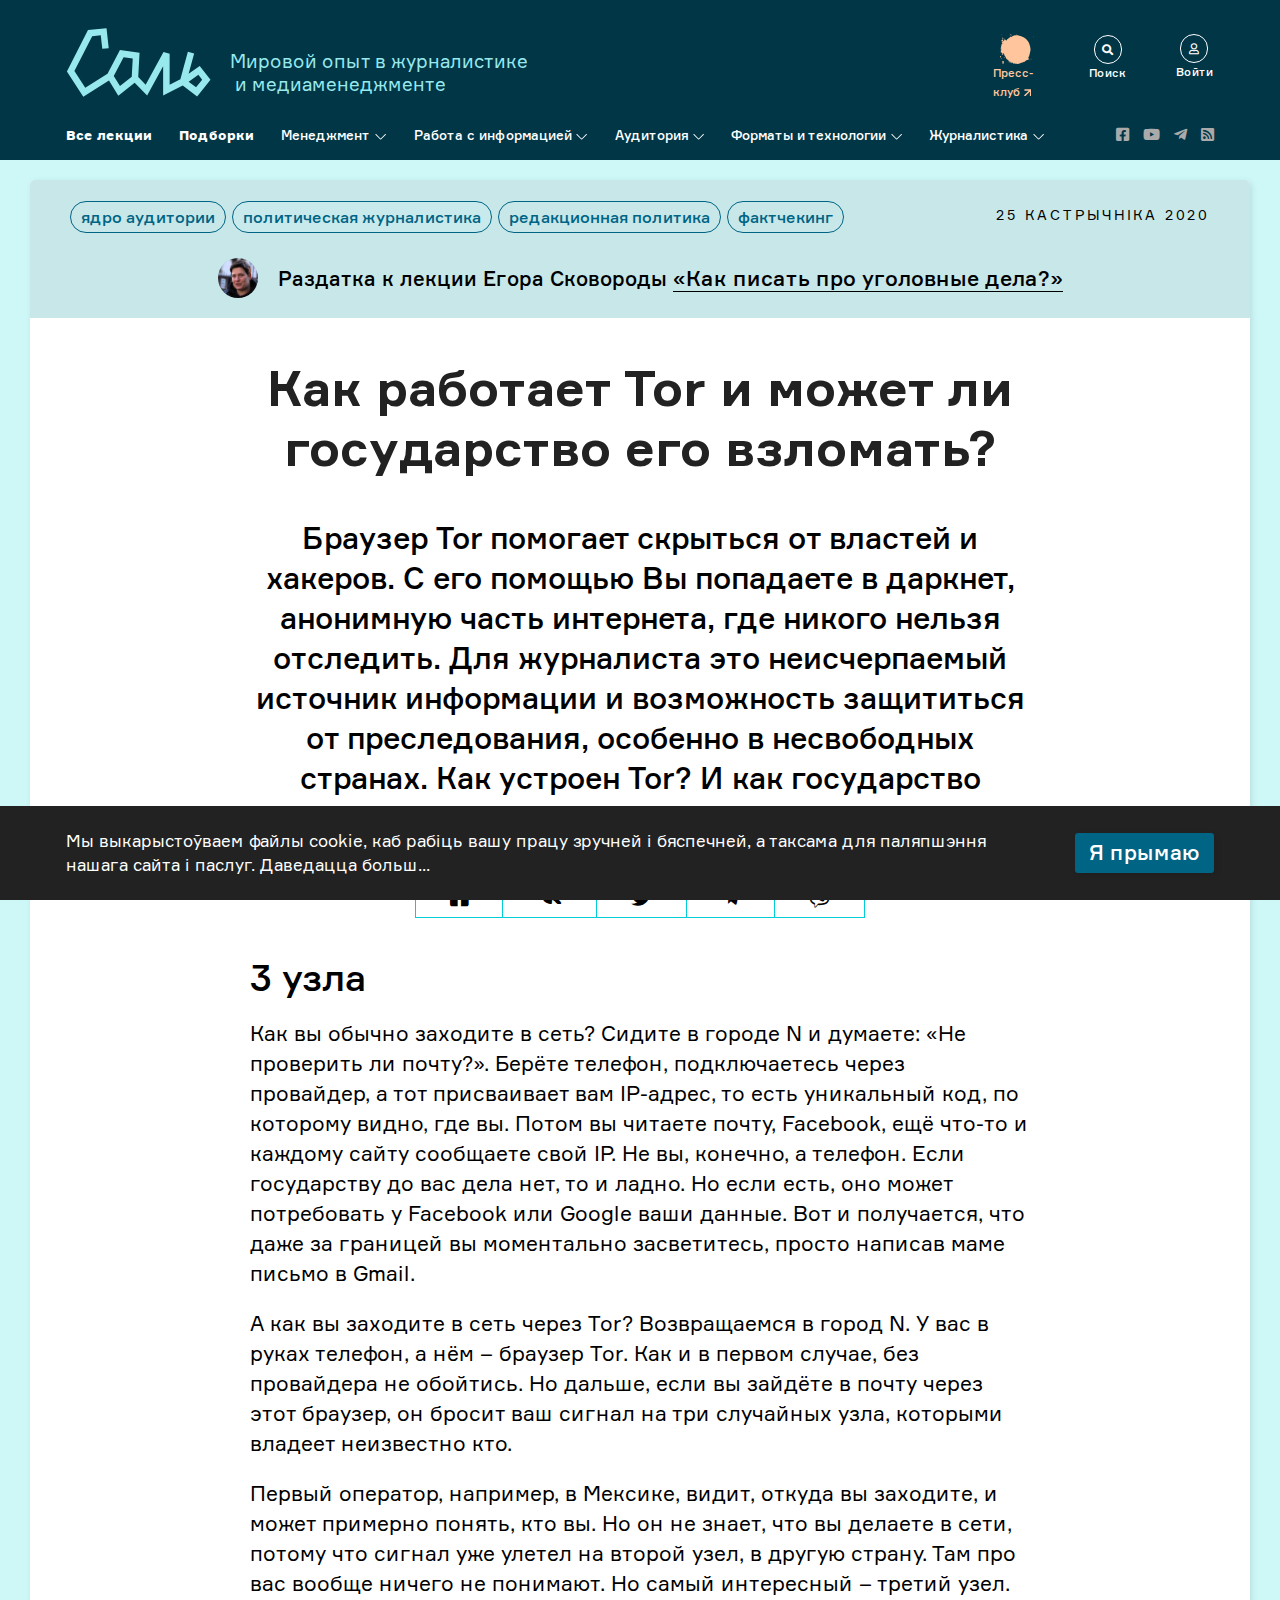
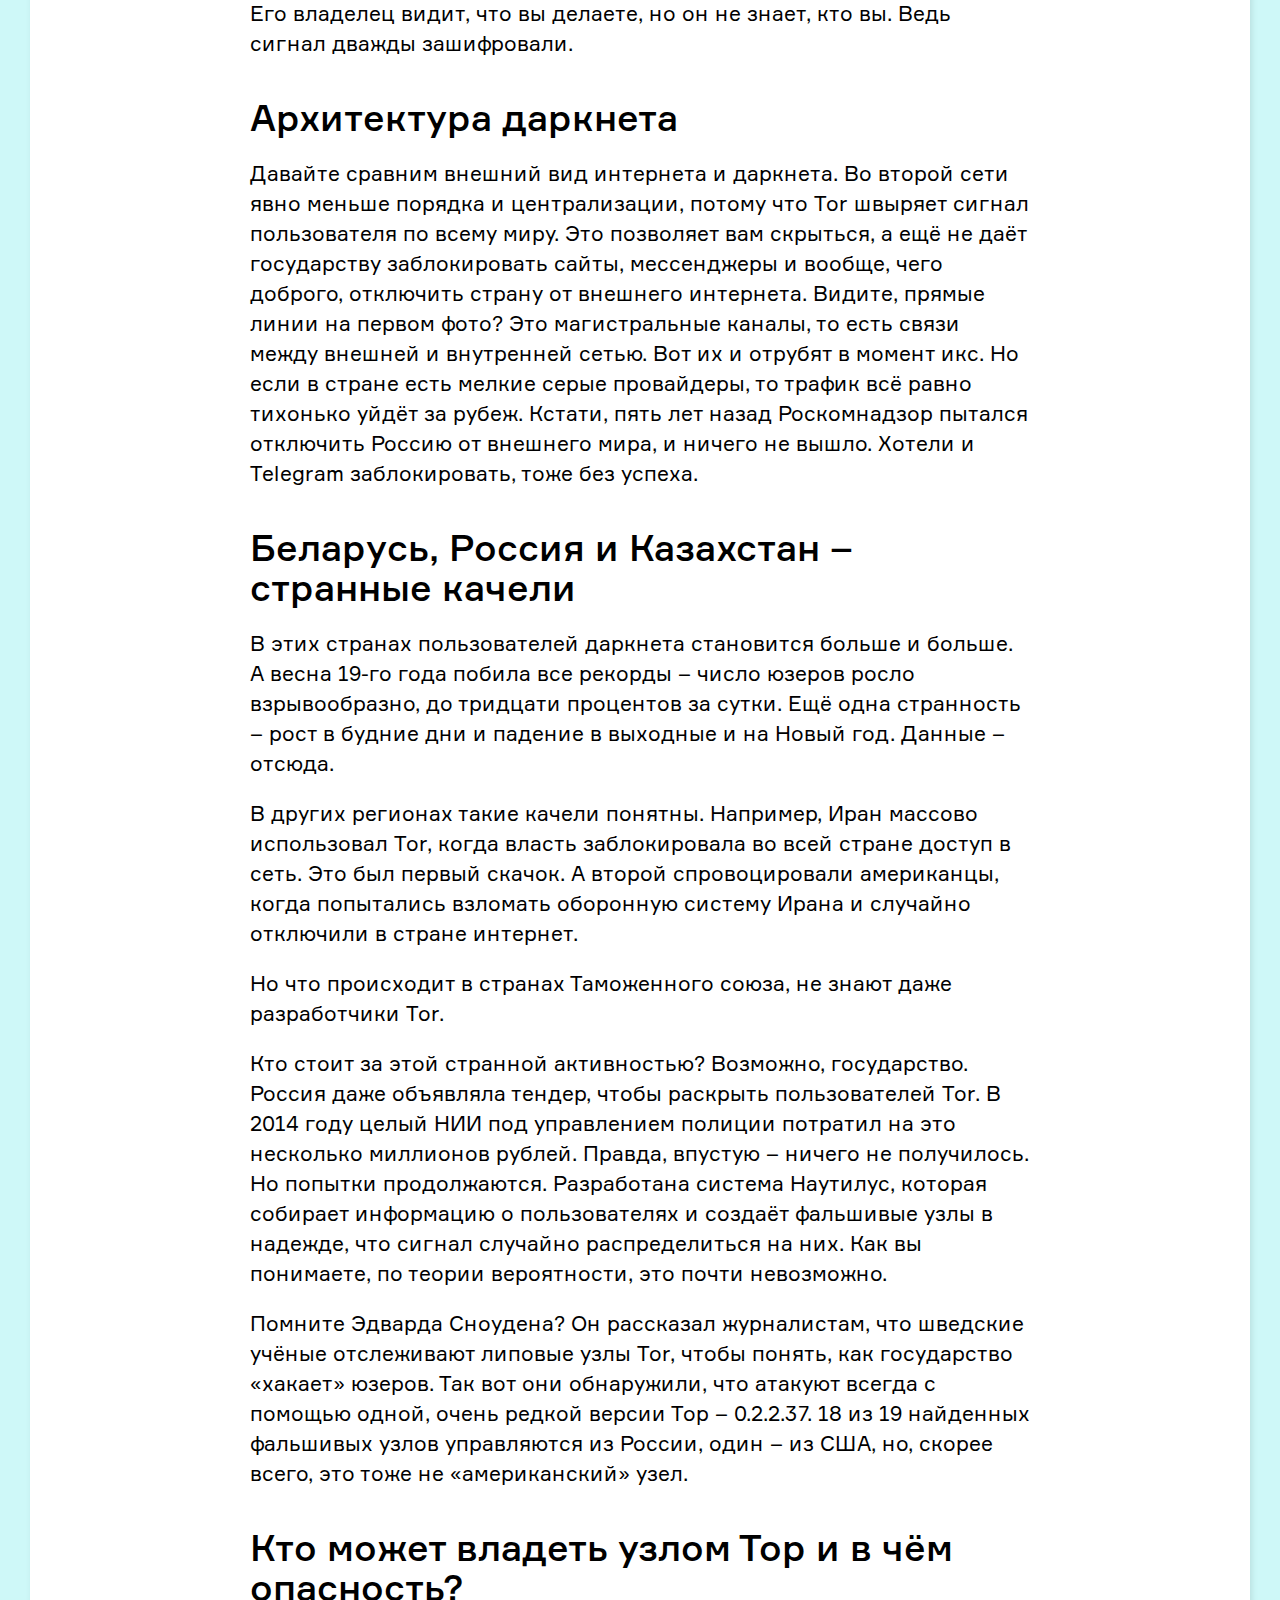
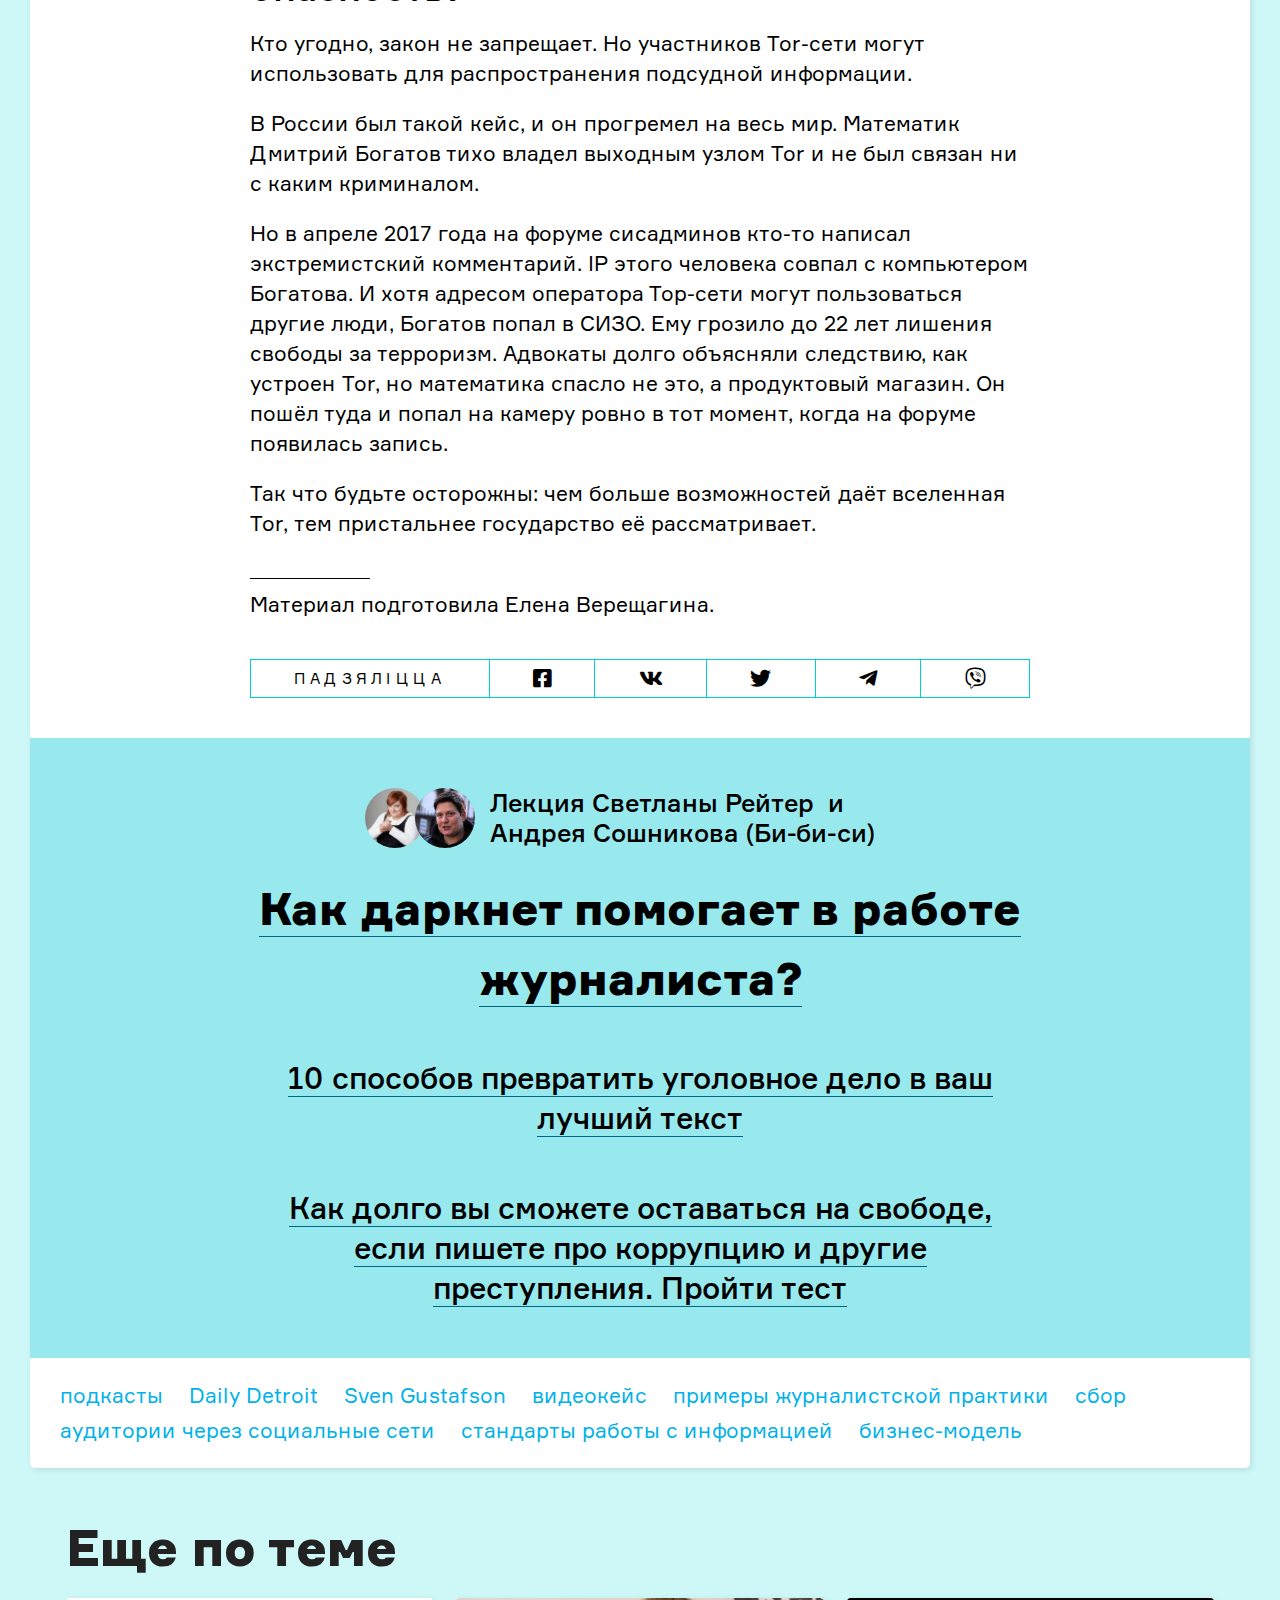
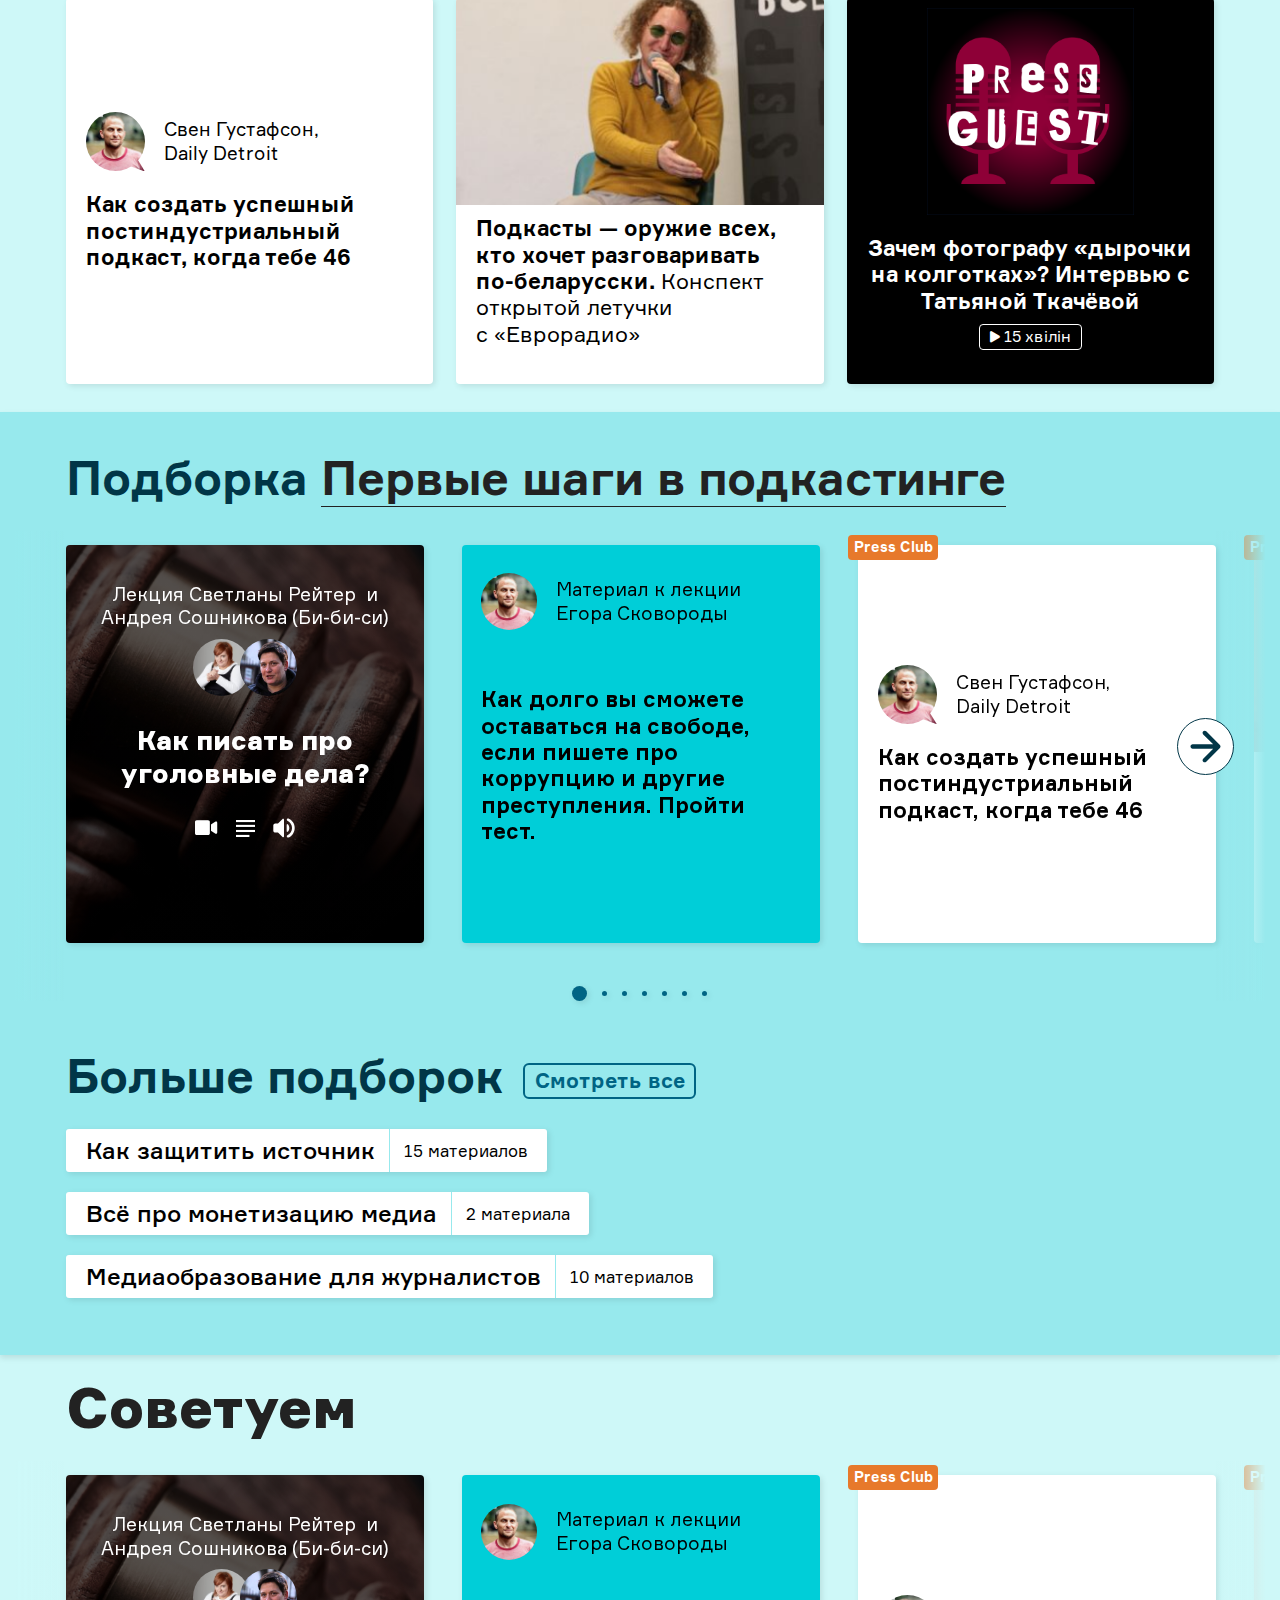
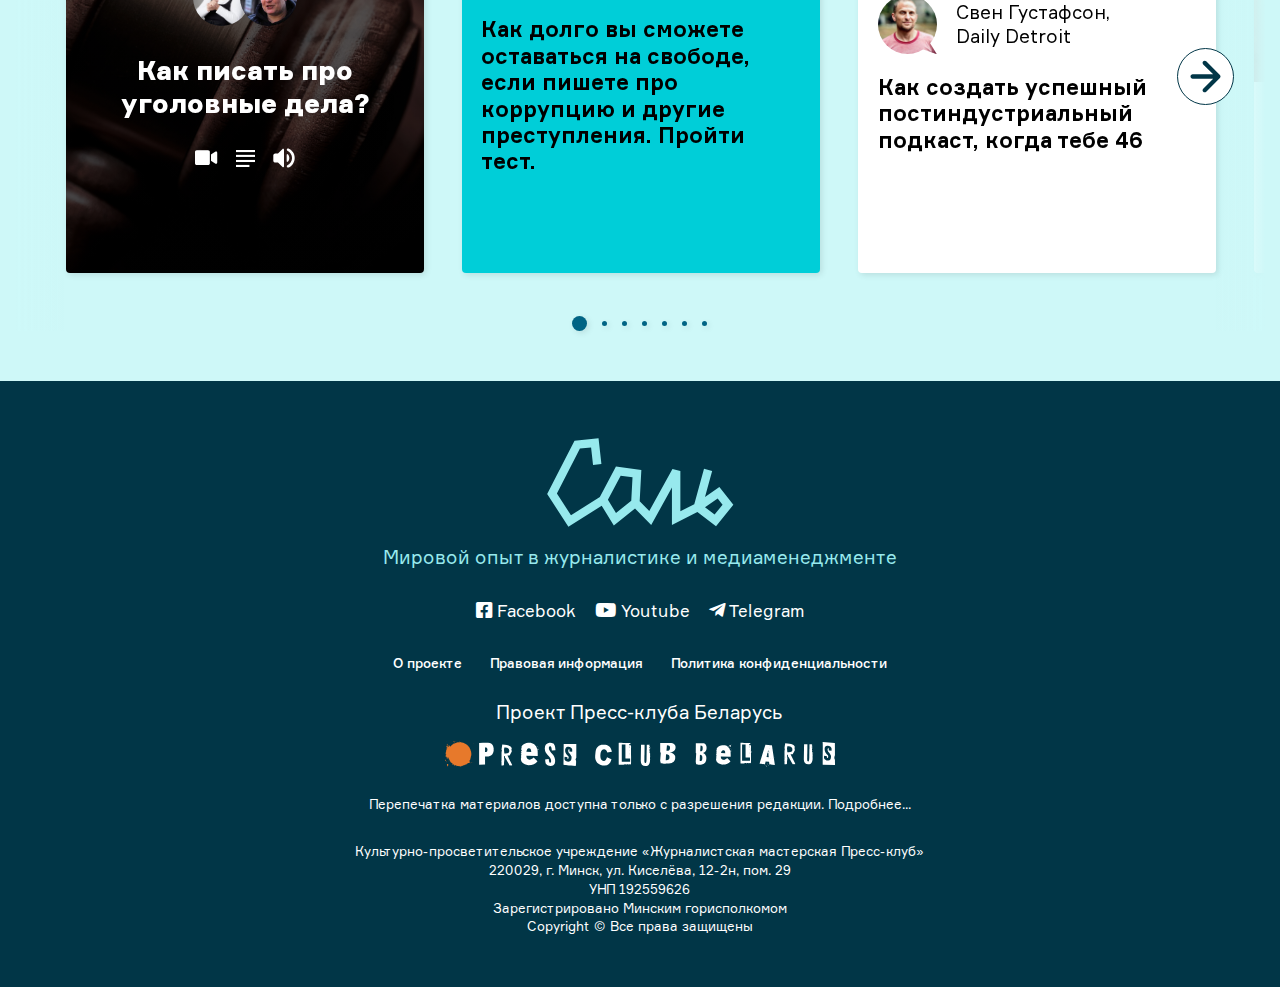
<file: additional-material.html>
<!DOCTYPE html>
<html lang="en">
<head>
    <meta charset="UTF-8">
    <title>Title</title>
    <meta name="viewport" content="width=device-width, initial-scale=1.0, maximum-scale=1.0, user-scalable=no">
    <link href="fonts/Formular/fonts.css" rel="stylesheet" type="text/css"/>
    <link href="fonts/fontawesome/css/all.css" rel="stylesheet" type="text/css"/>
    <link rel="stylesheet" href="js/slick/slick.css">
    <link rel="stylesheet" href="js/slick/slick-theme.css">
    <link href="styles/normalize.css" rel="stylesheet" type="text/css"/>
    <link href="styles/animate.min.css" rel="stylesheet" type="text/css"/>
    <link href="styles/styles.css" rel="stylesheet" type="text/css"/>
</head>
<body class="post article additional-materials">
    <header class="header show">
    <div class="desktop-header">
        <div class="container">
            <div class="logo-wrapper">
                <a class="logo" href="/">
                    <img src="src/salt-logo.svg" />
                    <p>Мировой опыт в журналистике<br/> и медиаменеджменте</p>
                </a>
                <div class="btn-wrapper">
                    <a class="pc-btn" href="https://press-club.by">
                        <svg width="36" height="32" viewBox="0 0 36 32" fill="none" xmlns="http://www.w3.org/2000/svg">
                            <path d="M12.0002 1.44796V1.52036C12.1398 1.59276 12.2095 1.66516 12.2095 1.66516C12.2095 1.66516 12.2095 1.66516 12.2793 1.66516L12.4188 1.15837H12.5584C12.6979 0.796379 12.8374 0.506786 12.8374 0.434388C12.8374 0.506786 12.6979 0.651583 12.5584 0.796379H12.3491C12.2793 0.868777 12.1398 0.941175 11.9305 1.01357L11.8607 1.23077L11.6514 1.30317L11.5816 1.37556C11.5816 1.52036 11.6514 1.66516 11.7909 1.80995C11.9305 1.59276 12.0002 1.44796 12.0002 1.44796Z" fill="#E7792B"/>
                            <path d="M30.2095 27.4389H30.3491C30.3491 27.5113 30.3491 27.5113 30.3491 27.5837H30.4188C30.4886 27.5837 30.5584 27.5837 30.5584 27.5113H30.4886C30.4886 27.4389 30.4886 27.4389 30.4886 27.3665L30.5584 27.2941C30.2793 27.2941 30.2095 27.3665 30.2095 27.4389C30.2095 27.3665 30.2095 27.3665 30.2095 27.4389Z" fill="#E7792B"/>
                            <path d="M30.6277 27.2217C30.558 27.2217 30.5584 27.2941 30.5584 27.2941C30.5584 27.2941 30.6277 27.2941 30.6277 27.2217C30.6975 27.2941 30.6975 27.2941 30.7673 27.3665V27.2941C30.7673 27.2217 30.6975 27.2217 30.6277 27.2217Z" fill="#E7792B"/>
                            <path d="M17.2324 0.868777C17.2324 0.868777 17.3022 0.868777 17.372 0.868777V0.796379C17.8603 0.868777 18.0696 0.796379 18.0696 0.579184C18.0696 0.434388 18.0696 0.434388 17.9999 0.434388C17.9301 0.434388 17.8603 0.434388 17.8603 0.506786V0.651582H17.7906C17.7906 0.579184 17.7906 0.579184 17.7906 0.579184V0.506786H17.651C17.4417 0.434388 17.2324 0.579184 17.2324 0.796379H17.1627V0.941175L17.2324 0.868777Z" fill="#E7792B"/>
                            <path d="M30.9766 27.6561L30.9068 27.4389H30.837V27.8009C30.9068 27.8009 30.9766 27.7285 31.1161 27.7285C31.1161 27.6561 31.1859 27.6561 31.1859 27.5837C31.1859 27.5113 31.1859 27.4389 31.1161 27.4389C31.1161 27.5837 31.1161 27.6561 30.9766 27.6561Z" fill="#E7792B"/>
                            <path d="M26.3719 29.6109C26.3021 29.6109 26.3021 29.6109 26.3021 29.6109V29.6833L26.3719 29.6109Z" fill="#E7792B"/>
                            <path d="M31.7443 27.5113C31.7443 27.4389 31.7443 27.3665 31.7443 27.3665L31.6745 27.2941H31.6048V27.4389C31.6048 27.4389 31.535 27.4389 31.4652 27.3665C31.4652 27.3665 31.3955 27.3665 31.3257 27.3665V27.5837H31.3955V27.5113C31.3955 27.5113 31.4652 27.5113 31.4652 27.4389H31.7443C31.8141 27.4389 31.8838 27.4389 31.8838 27.4389V27.3665L31.7443 27.5113Z" fill="#E7792B"/>
                            <path d="M31.2557 27.8009C31.2557 28.0181 31.3254 28.0181 31.5347 28.0905V28.0181C31.465 27.8733 31.3952 27.8009 31.2557 27.8009Z" fill="#E7792B"/>
                            <path d="M1.67461 24.8326H1.74437C1.74437 24.7602 1.81414 24.6878 1.81414 24.6878H1.74437C1.74437 24.6154 1.74437 24.6154 1.67461 24.543C1.60484 24.4706 1.60484 24.4706 1.53507 24.4706C1.53507 24.4706 1.53507 24.4706 1.4653 24.4706V24.543H1.53507C1.53507 24.543 1.60484 24.6154 1.67461 24.8326Z" fill="#E7792B"/>
                            <path d="M1.4653 24.543C1.32577 24.6878 1.25566 24.7602 1.25566 24.7602C1.32542 24.7602 1.39519 24.7602 1.46496 24.7602C1.39519 24.6878 1.39554 24.6154 1.4653 24.543Z" fill="#E7792B"/>
                            <path d="M3.55784 28.7421C3.48808 28.7421 3.20901 28.7421 2.7904 28.8145C2.72064 28.8145 2.65087 28.9593 2.51134 29.2489C2.44157 29.3937 2.3718 29.5385 2.3718 29.6833C2.3718 29.8281 2.3718 30.0453 2.44157 30.3349C2.51134 30.3349 2.51134 30.3349 2.5811 30.4072C2.72064 30.6244 2.7904 30.8416 2.7904 30.914C2.7904 30.9864 2.7904 30.9864 2.72064 31.0588C2.65087 31.1312 2.65087 31.2036 2.65087 31.2036C2.65087 31.5656 2.86017 31.7828 3.41831 31.9276C3.41831 31.8552 3.41831 31.8552 3.41831 31.8552C3.41831 31.7828 3.41831 31.638 3.48808 31.5656C3.69738 31.4932 3.83691 31.4208 3.90668 31.3484C3.90668 31.276 3.90668 31.2036 3.83691 31.0588C3.76715 30.914 3.76715 30.8416 3.76715 30.7692C3.76715 30.6968 3.76715 30.6244 3.83691 30.6244C3.90668 30.552 3.90668 30.4796 3.97645 30.4072C4.04621 30.2625 4.04621 30.1177 4.04621 30.0453C4.04621 29.1765 3.90668 28.7421 3.55784 28.7421Z" fill="#E7792B"/>
                            <path d="M5.23229 25.267C5.23229 25.1222 5.23229 24.9774 5.23229 24.7602C5.16252 24.6154 5.09275 24.543 5.02298 24.543C4.81368 24.543 4.74391 24.6154 4.67415 24.7602C4.67415 24.8326 4.74391 24.905 4.88345 24.9774C4.95322 24.9774 5.02298 24.9774 5.16252 24.9774C5.23229 24.9774 5.23229 25.0498 5.23229 25.0498C5.16252 25.1222 5.09275 25.1222 5.02298 25.1222C4.95322 25.1222 4.88345 25.1222 4.81368 25.0498V24.9774C4.74391 24.9774 4.74391 24.9774 4.67415 25.0498C4.67415 25.0498 4.74391 25.1222 4.81368 25.1222H4.67415C4.67415 25.1946 4.67415 25.3394 4.67415 25.5566C4.74391 25.5566 4.74391 25.629 4.81368 25.629V25.4842H4.88345C4.88345 25.4842 4.95322 25.4842 5.02298 25.4842C5.02298 25.4118 5.09275 25.4118 5.09275 25.4118C5.23229 25.4118 5.30205 25.3394 5.30205 25.3394C5.30205 25.3394 5.30205 25.3394 5.30205 25.267H5.23229Z" fill="#E7792B"/>
                            <path d="M10.6749 1.37557C10.7446 1.37557 10.7446 1.37557 10.8144 1.37557L10.8842 1.15837H11.1632L11.233 1.08597C11.233 1.01358 11.233 1.01358 11.233 1.01358H11.1632C11.0237 1.01358 11.0237 0.941177 11.0237 0.941177C11.0237 0.941177 11.1632 0.868779 11.3028 0.79638C11.4423 0.723982 11.5121 0.651584 11.5121 0.579186H11.4423C11.4423 0.579186 11.4423 0.579186 11.3726 0.579186C11.3726 0.506788 11.4423 0.506788 11.4423 0.434389C11.4423 0.289593 11.4423 0.144796 11.3726 0C11.3726 0 11.233 0.0723982 11.0237 0.144796V0.217195H10.8842V0.289593H10.8144C10.8144 0.289593 10.8144 0.289593 10.7446 0.289593C10.6749 0.361991 10.6749 0.506788 10.6749 0.579186H10.7446C10.7446 0.579186 10.7446 0.579186 10.8144 0.579186C10.8144 0.651584 10.8144 0.651584 10.8144 0.723982C10.8144 0.941177 10.6749 1.01358 10.4656 0.941177V0.868779C10.4656 0.79638 10.4656 0.79638 10.3958 0.79638C10.326 0.868779 10.326 0.941177 10.326 1.08597C10.326 1.15837 10.326 1.15837 10.326 1.23077L10.6749 1.37557Z" fill="#E7792B"/>
                            <path d="M2.1627 1.01357C2.1627 1.08597 2.09293 1.08597 2.09293 1.15837C2.02316 1.15837 2.02316 1.15837 2.02316 1.15837H1.88363L1.81386 1.23077C1.81386 1.23077 1.81386 1.23077 1.81386 1.30317H2.09293L2.1627 1.23077V1.01357C2.23247 0.79638 2.23247 0.651584 2.1627 0.506787H2.09293C2.02316 0.506787 1.9534 0.506787 1.9534 0.506787H2.02316C2.02316 0.651584 2.02316 0.79638 2.02316 0.79638C2.1627 0.941177 2.1627 0.941177 2.1627 1.01357Z" fill="#E7792B"/>
                            <path d="M1.53476 24.6878H1.39522V24.7602L1.53476 24.6878Z" fill="#E7792B"/>
                            <path d="M1.18604 23.7466C0.906974 23.5294 0.697672 23.3846 0.558138 23.3846C0.418603 23.3846 0.279069 23.5294 0.209302 23.819C0.0697672 24.1086 0.0697672 24.3258 0 24.543C0 24.6878 0 24.8326 0.0697672 24.905L0.558138 24.9774C0.627905 24.905 0.697672 24.7602 0.837207 24.543H0.906974C0.906974 24.4706 0.976741 24.3258 0.976741 24.1086L1.18604 24.0362V23.7466Z" fill="#E7792B"/>
                            <path d="M1.60454 26.2082H1.53478L1.46501 25.9186C1.39524 25.8462 1.32547 25.8462 1.32547 25.8462C1.18594 25.8462 1.18594 25.9186 1.11617 26.1358C1.11617 26.3529 1.25571 26.4977 1.60454 26.6425C1.67431 26.5701 1.74408 26.2082 1.95338 25.5566C1.88361 25.5566 1.74408 25.4842 1.67431 25.4842C1.60454 25.4842 1.60454 25.7738 1.60454 26.2082Z" fill="#E7792B"/>
                            <path d="M1.8137 1.01357C1.88347 1.01357 1.88347 1.01357 1.95324 0.941177L1.9533 0.868779C1.744 0.868779 1.67417 0.868779 1.67417 0.941177C1.74393 1.01357 1.74393 1.01357 1.8137 1.01357Z" fill="#E7792B"/>
                            <path d="M33.4189 26.9321H33.4887L33.1398 26.6425V26.5701C33.1398 26.5701 33.1398 26.4977 33.1398 26.4253C33.0003 26.3529 32.8608 26.2806 32.791 26.2806C32.7212 26.2806 32.6515 26.3529 32.6515 26.4253C32.6515 26.4977 32.6515 26.4977 32.7212 26.5701H32.791C32.791 26.5701 32.791 26.6425 32.8608 26.6425C32.8608 26.7149 32.8608 26.7873 32.8608 26.8597V27.0045C32.8608 27.0769 32.8608 27.1493 32.791 27.2941C32.8608 27.2217 32.9305 27.2217 33.0003 27.2217C33.0003 27.2217 33.0701 27.2217 33.0701 27.2941C33.0701 27.3665 33.1398 27.3665 33.1398 27.4389H33.2096C33.2096 27.3665 33.2096 27.2941 33.1398 27.2217C33.0003 27.0769 32.9305 26.9321 32.9305 26.8597C32.9305 26.7873 32.9305 26.7873 33.0003 26.7873C33.2096 26.7873 33.2794 26.7873 33.4189 26.9321L33.2794 27.0769H33.3491V27.0045C33.4189 27.0045 33.4189 27.0045 33.4189 26.9321Z" fill="#E7792B"/>
                            <path d="M33.4184 27.0769C33.4184 27.1493 33.4184 27.1493 33.4184 27.0769V27.1493C33.6277 27.1493 33.6975 27.1493 33.6975 27.0769V27.0045C33.6277 27.0769 33.558 27.0769 33.4184 27.0769Z" fill="#E7792B"/>
                            <path d="M34.2562 27.5113L34.1864 27.5837C34.1166 27.5837 34.0469 27.5113 33.9771 27.5113L33.9073 27.5837C33.9073 27.5837 33.9771 27.6561 34.1864 27.7285L34.2562 27.5113C34.1864 27.5113 34.1864 27.4389 34.2562 27.5113Z" fill="#E7792B"/>
                            <path d="M0.976584 13.4661C1.04635 13.4661 1.11612 13.3937 1.11612 13.3937C1.04635 13.3937 0.976584 13.3937 0.976584 13.4661Z" fill="#E7792B"/>
                            <path d="M32.3019 26.8597V26.7873H32.2321V26.5702L32.0926 26.6426H32.1624V26.9321H32.3019V27.0045H32.3717C32.3717 26.9321 32.3717 26.8597 32.3717 26.7873H32.5112L32.581 26.7149C32.581 26.7149 32.581 26.7149 32.581 26.6426C32.4414 26.8597 32.3717 26.8597 32.3019 26.8597Z" fill="#E7792B"/>
                            <path d="M34.3258 27.2217C34.3258 27.1493 34.3258 27.1493 34.3956 27.1493H34.5351C34.5351 27.0769 34.5351 27.0769 34.5351 27.0769C34.5351 27.0045 34.5351 27.0045 34.5351 27.0045V27.0769C34.5351 27.0769 34.4654 27.0769 34.4654 27.0045H34.3956C34.3258 27.0769 34.3258 27.1493 34.3258 27.2941C34.2561 27.2941 34.3258 27.2941 34.3258 27.2217C34.3258 27.2941 34.3258 27.2941 34.3258 27.2941V27.2217Z" fill="#E7792B"/>
                            <path d="M3.83676 5.71946H3.76699V5.79186C3.76699 5.79186 3.76699 5.79186 3.76699 5.86425H3.83676C3.83676 5.79186 3.83676 5.79186 3.83676 5.71946Z" fill="#E7792B"/>
                            <path d="M36 3.11312C35.9302 3.11312 35.8605 3.11312 35.8605 3.11312L35.8601 3.04073H35.4419V3.11312C35.3023 3.11312 35.2326 3.18552 35.093 3.18552L35.0233 3.25792C35.0233 3.33032 35.0233 3.33032 35.0233 3.33032H35.1628C35.3023 3.25792 35.5814 3.18552 35.9302 3.11312C36 3.25792 36 3.18552 36 3.11312Z" fill="#E7792B"/>
                            <path d="M34.3249 27.2941V27.3665C34.3947 27.3665 34.3947 27.4389 34.4644 27.4389H34.604C34.604 27.4389 34.604 27.4389 34.5342 27.3665C34.4644 27.3665 34.4644 27.3665 34.3249 27.2941Z" fill="#E7792B"/>
                            <path d="M35.9998 2.96833C35.9301 2.89593 35.9998 2.89593 35.9998 2.96833C35.8603 2.89593 35.8601 2.96833 35.8601 3.04073C35.9299 3.04073 35.9998 2.96833 35.9998 2.96833Z" fill="#E7792B"/>
                            <path d="M32.7208 27.2217C32.7208 27.2941 32.791 27.2941 32.791 27.2941L32.7905 27.2217H32.7208Z" fill="#E7792B"/>
                            <path d="M2.44201 3.54751C2.51178 3.54751 2.51178 3.54751 2.51178 3.54751V3.47511C2.51178 3.47511 2.51178 3.54751 2.44201 3.54751Z" fill="#E7792B"/>
                            <path d="M2.86058 5.14027L3.00012 5.06787V4.99548C3.00012 4.99548 3.00012 4.92308 3.06988 4.85068C3.13965 4.77828 3.13965 4.77828 3.20942 4.77828C3.34895 4.77828 3.55825 4.85068 3.76756 4.99548V5.35747H3.83732V5.28507H3.90709L3.97686 5.35747V5.42986H4.11639V5.28507C4.18616 5.28507 4.18616 5.28507 4.25593 5.35747V5.42986C4.25593 5.42986 4.25593 5.50226 4.32569 5.50226H4.39546C4.39546 5.35747 4.25593 5.21267 3.97686 5.06787C3.69779 4.92308 3.48849 4.70588 3.34895 4.56109C3.34895 4.41629 3.27918 4.1991 3.13965 3.9095C3.06988 3.9095 3.00012 3.8371 2.86058 3.69231C2.79081 3.61991 2.65128 3.54751 2.65128 3.54751H2.58151V3.61991C2.58151 3.69231 2.51174 3.76471 2.51174 3.9095C2.51174 3.9819 2.51174 3.9819 2.51174 4.0543C2.65128 4.0543 2.72105 4.1267 2.93035 4.1991C2.93035 4.27149 2.93035 4.34389 2.93035 4.41629C2.93035 4.56109 2.79081 4.63348 2.58151 4.70588C2.44198 4.77828 2.30244 4.77828 2.09314 4.85068C2.02337 4.85068 2.02337 4.99548 2.02337 5.21267H2.09314V5.28507C2.09314 5.28507 2.09314 5.28507 2.09314 5.35747H2.23268V5.42986C2.30244 5.42986 2.44198 5.42986 2.51174 5.50226C2.51174 5.57466 2.44198 5.57466 2.44198 5.64706V5.71946C2.44198 5.79186 2.51174 5.79186 2.58151 5.79186C2.65128 5.79186 2.65128 5.79186 2.72105 5.79186V5.71946C2.72105 5.71946 2.72105 5.71946 2.72105 5.64706C2.65128 5.64706 2.58151 5.64706 2.51174 5.64706C2.51174 5.35747 2.65128 5.14027 2.79081 5.21267H2.86058L2.93035 5.28507C2.93035 5.28507 2.93035 5.28507 2.86058 5.14027C2.86058 5.21267 2.86058 5.21267 2.86058 5.14027Z" fill="#E7792B"/>
                            <path d="M1.53476 7.9638C1.53476 7.89141 1.46499 7.81901 1.46499 7.81901L1.39522 7.89141C1.39522 8.0362 1.46499 8.1086 1.67429 8.181V8.1086C1.60452 8.0362 1.60452 8.0362 1.53476 7.9638Z" fill="#E7792B"/>
                            <path d="M3.90687 5.79186H3.8371L3.83676 5.86425C3.90653 5.86425 3.90687 5.86425 3.90687 5.79186Z" fill="#E7792B"/>
                            <path d="M32.1627 18.9683C32.1627 18.8959 32.1627 18.8235 32.1627 18.8235C32.1627 18.6063 32.2325 18.3167 32.3022 17.8824C32.372 17.448 32.372 17.1584 32.4418 16.9412C32.5115 16.0724 32.3022 14.6244 31.8836 12.6697C31.8139 12.4525 31.6743 12.0905 31.465 11.5837C31.3953 11.3665 31.3255 11.0045 31.2557 10.5701C31.186 10.5701 31.186 10.4977 31.1162 10.4253C30.9767 10.0633 30.7674 9.55656 30.4883 8.97738V8.90498C30.4883 8.83258 30.4883 8.83258 30.4185 8.76018C30.3488 8.68778 30.279 8.47059 30.2092 8.181C30.1395 8.181 30.0697 8.181 29.9999 8.1086C29.7906 7.74661 29.372 7.23982 28.8139 6.58823C28.6743 6.44344 28.5348 6.29864 28.465 6.08145C28.186 5.93665 28.1162 5.86425 28.1162 5.71946H28.186C28.186 5.71946 28.1162 5.64706 28.1162 5.57466H27.9069C27.7674 5.42986 27.5581 5.21267 27.279 4.99547V4.85068H27.2092C27.2092 4.85068 27.2092 4.85068 27.1395 4.85068V4.70588C27.0697 4.70588 26.9999 4.70588 26.8604 4.70588V4.56109C26.6511 4.41629 26.372 4.34389 26.0232 4.19909V4.0543C26.0232 4.0543 25.9534 4.0543 25.8837 4.0543C25.8139 4.0543 25.7441 4.0543 25.7441 4.0543V3.9095L25.6744 3.8371H25.6046V3.69231C25.5348 3.69231 25.4651 3.69231 25.3953 3.69231C25.2558 3.69231 24.9069 3.47511 24.3488 3.18552C23.9302 2.96833 23.3023 2.67873 22.6046 2.31674L20.5116 1.73756C20.2325 1.52036 19.5348 1.44796 18.7674 1.30317V1.37556C18.7674 1.37556 18.7674 1.37556 18.7674 1.44796C18 1.44796 17.4418 1.44796 17.0232 1.44796C16.7441 1.44796 15.6279 1.66516 13.7442 2.09955V2.17194C13.7442 2.17194 13.7442 2.17195 13.7442 2.24434C13.3256 2.46154 12.907 2.67873 12.4883 2.96832C12.0697 3.18552 11.6511 3.33032 11.2325 3.25792C11.1628 3.25792 11.1628 3.25792 11.1628 3.18552C11.1628 3.11312 11.2325 3.04072 11.3023 2.96832C11.3721 2.82353 11.4418 2.75113 11.4418 2.75113C11.4418 2.67873 11.3721 2.67873 11.3023 2.67873C11.1628 2.67873 10.9535 2.75113 10.7442 2.82353C10.7442 2.82353 10.7442 2.89593 10.7442 2.96832C10.7442 3.04072 10.7442 3.11312 10.7442 3.18552C10.7442 3.18552 10.6744 3.18552 10.6744 3.11312L10.6046 3.18552C10.6046 3.18552 10.5349 3.18552 10.5349 3.25792C10.5349 3.25792 10.5349 3.25792 10.5349 3.33032C10.6744 3.33032 10.7442 3.33032 10.8139 3.40271L10.7442 3.47511C10.6744 3.47511 10.6046 3.47511 10.6046 3.47511V3.54751H10.6744C10.6744 3.54751 10.6744 3.54751 10.7442 3.54751V3.61991L10.6744 3.69231C10.5349 3.47511 10.4651 3.54751 10.4651 3.54751V3.61991C10.4651 3.69231 10.3256 3.69231 10.1163 3.76471C10.1163 3.8371 10.1163 3.9095 10.0465 3.9819L9.76743 4.0543V4.1267H9.69766V4.19909H9.62789V4.27149H9.55812C9.55812 4.27149 9.55812 4.19909 9.55812 4.1267C9.48836 4.1267 9.48836 4.19909 9.41859 4.19909C9.48836 4.19909 9.48836 4.19909 9.48836 4.19909C9.48836 4.48869 9.20929 4.70588 8.79068 4.77828V4.85068H8.72092V4.92308H8.65115C8.58138 5.06787 8.30231 5.21267 7.81394 5.35747V5.50226C7.60464 5.50226 7.53488 5.57466 7.53488 5.71946C7.53488 5.71946 7.53488 5.71946 7.53488 5.79186C7.67441 5.86425 7.67441 5.93665 7.67441 5.93665C7.67441 6.00905 7.67441 6.00905 7.60464 6.00905C7.60464 6.00905 7.46511 6.15385 7.32557 6.37104H7.25581C7.25581 6.44344 7.25581 6.51584 7.18604 6.58823H7.11627C7.11627 6.58823 7.11627 6.58823 7.0465 6.58823L6.8372 6.95023C6.76744 6.95023 6.76744 6.95023 6.69767 6.95023C6.6279 6.87783 6.48837 6.73303 6.27906 6.58823C6.2093 6.58823 6.06976 6.51584 5.93023 6.44344L5.72093 6.08145C5.65116 5.71946 5.58139 5.57466 5.51163 5.57466L5.44186 5.64706C5.44186 5.71946 5.44186 5.71946 5.44186 5.79186C5.44186 5.86425 5.44186 5.93665 5.37209 6.00905C5.30232 6.00905 5.23256 5.93665 5.09302 5.93665V6.00905C5.09302 6.00905 5.09302 6.00905 5.09302 6.08145H5.02325C4.88372 6.08145 4.88372 6.00905 4.88372 5.86425C4.88372 5.79185 4.95349 5.64706 5.02325 5.42986C5.09302 5.42986 5.16279 5.50226 5.23256 5.50226C5.23256 5.42986 5.23256 5.28507 5.09302 5.14027C5.02325 4.99547 4.95349 4.92308 4.88372 4.92308C4.88372 4.92308 4.81395 4.92308 4.74419 4.99547V5.06787H4.67442C4.67442 5.06787 4.67442 5.06787 4.60465 5.06787C4.67442 5.06787 4.67442 5.21267 4.74419 5.35747H4.88372V5.42986C4.88372 5.50226 4.74419 5.50226 4.53488 5.50226C4.53488 5.57466 4.46512 5.57466 4.46512 5.57466C4.46512 5.57466 4.53488 5.64706 4.67442 5.64706C4.67442 5.71946 4.67442 5.86425 4.67442 5.93665C4.67442 6.08145 4.67442 6.22624 4.60465 6.37104H4.53488C4.53488 6.37104 4.53488 6.37104 4.46512 6.37104V6.44344C4.46512 6.51584 4.46512 6.51584 4.46512 6.58823H4.53488V6.66063H4.60465V6.73303C4.81395 6.80543 4.74419 6.80543 4.67442 6.80543C4.60465 6.80543 4.46512 6.73303 4.39535 6.73303V6.80543H4.32558L4.25582 6.87783C4.39535 6.95023 4.39535 6.95023 4.39535 7.02262C4.39535 7.02262 4.39535 7.02262 4.32558 7.02262C4.25582 7.02262 4.25582 7.02262 4.25582 7.09502V7.16742H4.32558C4.32558 7.23982 4.32558 7.23982 4.25582 7.31222C4.18605 7.38462 4.18605 7.38462 4.18605 7.45701H4.25582C4.32558 7.45701 4.32558 7.45701 4.32558 7.52941C4.32558 7.67421 4.18605 7.67421 4.04651 7.67421C4.04651 7.67421 3.90698 7.60181 3.69768 7.38462C3.48838 7.16742 3.34884 7.09502 3.20931 7.02262V6.95023H3.06977V6.87783C3.06977 6.87783 3.13954 6.80543 3.20931 6.80543C3.27907 6.73303 3.34884 6.73303 3.34884 6.66063H3.20931V6.51584L3.00001 6.44344V6.37104C3.00001 6.29864 3.00001 6.22624 3.06977 6.22624C3.06977 6.22624 3.06977 6.22624 3.00001 6.22624C2.86047 6.22624 2.7907 6.15385 2.7907 6.08145C2.7907 6.00905 2.86047 6.00905 2.86047 6.00905C2.93024 6.00905 2.93024 6.00905 2.93024 6.00905H3.00001C3.00001 5.93665 3.00001 5.86425 3.00001 5.79186H3.06977C3.06977 5.79186 3.06977 5.79186 3.13954 5.79186V5.71946C3.13954 5.71946 3.13954 5.71946 3.13954 5.64706C3.13954 5.64706 3.20931 5.64706 3.27907 5.64706C3.41861 5.71946 3.48838 5.71946 3.48838 5.64706V5.57466H3.41861C3.41861 5.57466 3.34884 5.57466 3.27907 5.57466V5.35747H3.20931C3.20931 5.35747 3.20931 5.35747 3.13954 5.35747V5.57466H3.06977C3.06977 5.57466 3.06977 5.57466 3.06977 5.50226V5.28507H3.00001C3.00001 5.35747 2.93024 5.35747 2.86047 5.42986C2.7907 5.50226 2.72105 5.57466 2.72105 5.64706C2.72105 5.64706 2.7907 5.71946 2.7907 5.79186C2.86047 5.86425 2.86047 5.86425 2.86047 5.93665C2.7907 6.00905 2.5814 6.15385 2.23257 6.29864C2.1628 6.37104 2.02326 6.44344 1.81396 6.44344C1.60466 6.44344 1.46513 6.44344 1.46513 6.44344L1.39536 6.51584C1.39536 6.58824 1.39536 6.58823 1.46513 6.66063C1.53489 6.66063 1.53489 6.73303 1.60466 6.80543C1.60466 6.80543 1.60466 6.87783 1.53489 6.87783C1.53489 6.87783 1.53489 6.87783 1.53489 6.95023C1.9535 7.09502 2.1628 7.16742 2.1628 7.16742C2.1628 7.23982 2.09303 7.23982 2.02326 7.23982C1.9535 7.16742 1.88373 7.16742 1.81396 7.16742L1.7442 7.23982C1.7442 7.23982 1.7442 7.23982 1.7442 7.31222C1.81396 7.31222 1.9535 7.38462 2.1628 7.38462V7.45701H2.23257C2.23257 7.45701 2.23257 7.45701 2.30233 7.52941C2.30233 7.74661 2.3721 7.8914 2.44187 7.8914C2.44187 7.8914 2.44187 7.8914 2.51163 7.8914V7.819L2.5814 7.74661H2.65117C2.72094 7.74661 2.7907 7.819 2.7907 7.8914C2.7907 7.9638 2.7907 8.0362 2.72094 8.1086H2.5814C2.5814 8.1086 2.5814 8.181 2.5814 8.25339C2.5814 8.32579 2.5814 8.39819 2.5814 8.39819C2.51163 8.39819 2.51163 8.39819 2.44187 8.39819C2.3721 8.39819 2.30233 8.39819 2.23257 8.32579C2.09303 8.0362 2.09303 7.8914 2.09303 7.8914H2.02326V7.9638C1.9535 7.9638 1.88373 7.9638 1.81396 7.9638C1.81396 8.0362 1.81396 8.1086 1.7442 8.1086L1.67443 8.0362L1.67429 8.1086C1.67429 8.1086 1.67429 8.1086 1.67429 8.181L1.81396 8.181V8.25339H1.88373C1.9535 8.25339 1.9535 8.25339 2.02326 8.25339V8.181C2.02326 8.181 2.02326 8.181 2.02326 8.1086C2.09303 8.1086 2.1628 8.1086 2.1628 8.1086C2.23257 8.1086 2.30233 8.1086 2.3721 8.181V8.25339C2.3721 8.25339 2.3721 8.25339 2.3721 8.32579C2.44187 8.32579 2.44187 8.39819 2.51163 8.39819C2.5814 8.39819 2.5814 8.39819 2.65117 8.39819V8.32579L2.72094 8.25339C2.72094 8.25339 2.72094 8.181 2.7907 8.181C2.86047 8.181 2.93024 8.25339 2.93024 8.39819C2.93024 8.47059 2.93024 8.54299 2.86047 8.54299C2.7907 8.54299 2.7907 8.47059 2.72094 8.47059C2.65117 8.47059 2.5814 8.47059 2.51163 8.47059V8.68778H2.44187C2.3721 8.68778 2.3721 8.68778 2.3721 8.61539V8.47059C2.30233 8.47059 2.30233 8.39819 2.23257 8.39819C2.1628 8.39819 2.09303 8.39819 2.09303 8.47059C2.09303 8.54299 2.09303 8.61539 2.09303 8.68778H2.02326C1.9535 8.68778 1.88373 8.68778 1.7442 8.68778C1.7442 8.83258 1.67443 8.90498 1.53489 8.90498C1.53489 8.90498 1.46513 8.90498 1.46513 8.83258V8.68778C1.39536 8.68778 1.32559 8.76018 1.32559 8.90498C1.32559 9.04977 1.39536 9.12217 1.46513 9.12217H1.53489C1.53489 8.97738 1.60466 8.90498 1.60466 8.90498C1.60466 8.90498 1.60466 8.90498 1.60466 8.97738V9.04978L1.67443 9.12217C1.67443 9.12217 1.67443 9.12217 1.7442 9.12217V9.04978C1.81396 9.04978 1.88373 9.04978 1.88373 9.04978C1.9535 9.04978 1.9535 9.12217 1.9535 9.12217V9.19457C1.9535 9.19457 1.9535 9.19457 1.9535 9.26697H2.02326C2.09303 9.33937 2.09303 9.33937 2.1628 9.33937V9.41177C2.1628 9.41177 2.1628 9.41177 2.1628 9.48416H2.72094V9.62896H2.7907L2.86047 9.70136V9.77376L2.7907 9.84615C2.72094 9.84615 2.65117 9.77376 2.5814 9.77376V9.84615C2.51163 9.77376 2.44187 9.77376 2.3721 9.77376C2.3721 9.84616 2.3721 9.91855 2.3721 9.99095H2.23257V10.1357H2.1628L2.09303 10.2081C2.1628 10.2805 2.23257 10.3529 2.23257 10.2805L2.09303 10.5701C2.09303 10.5701 2.02326 10.5701 2.02326 10.4977H1.9535C1.9535 10.5701 1.88373 10.7149 1.88373 10.8597H1.81396C1.81396 10.9321 1.88373 10.9321 2.02326 11.0045V11.0769C2.02326 11.0769 2.02326 11.0769 1.9535 11.0769H1.81396V11.2217C1.81396 11.2217 1.81396 11.2217 1.7442 11.2217V10.9321L1.67443 10.8597C1.67443 10.8597 1.67443 10.8597 1.60466 10.8597V11.0045H1.53489L1.46513 11.0769C1.46513 11.0769 1.46513 11.0769 1.46513 11.1493H1.53489C1.53489 11.2941 1.46513 11.3665 1.39536 11.4389V11.5113C1.39536 11.5113 1.32559 11.5837 1.32559 11.6561H1.39536C1.39536 11.6561 1.39536 11.6561 1.46513 11.6561C1.39536 11.7285 1.39536 11.8009 1.39536 12.0181H1.53489V12.0905C1.53489 12.1629 1.53489 12.2353 1.46513 12.3077H1.39536C1.39536 12.3801 1.46513 12.3801 1.60466 12.4525C1.60466 12.5249 1.53489 12.5973 1.53489 12.6697H1.60466C1.60466 12.6697 1.60466 12.6697 1.67443 12.6697V12.7421L1.60466 12.8145H1.53489C1.46513 12.8145 1.46513 12.8145 1.46513 12.7421V12.6697H1.39536C1.39536 12.6697 1.39536 12.6697 1.32559 12.6697V12.5249L1.25582 12.4525C1.18606 12.4525 1.11629 12.5973 1.11629 12.8145H1.18606V12.8869C1.18606 12.8869 1.18606 12.8869 1.18606 12.9593C1.32559 12.9593 1.39536 13.0317 1.39536 13.1041C1.32559 13.1041 1.25582 13.1765 1.18606 13.2489C1.18606 13.2489 1.18606 13.2489 1.18606 13.3213H1.32559V13.3937C1.32559 13.4661 1.25582 13.5385 1.11629 13.5385L1.04667 13.4661V13.5385C1.04667 13.5385 1.04652 13.5385 1.04652 13.6109C1.18606 13.6109 1.18606 13.6833 1.18606 13.6833H1.04652C1.04652 13.6833 1.04652 13.6833 0.976756 13.6833C0.976756 13.7557 0.976756 13.7557 1.04652 13.8281H1.11629C1.11629 13.8281 1.11629 13.8281 1.18606 13.8281V13.9005C1.18606 13.9729 1.18606 13.9729 1.11629 13.9729C1.11629 13.9729 1.04652 13.9729 1.04652 13.9005H0.976756C0.976756 13.9729 0.976756 13.9729 0.976756 14.0453C0.976756 14.1176 0.976756 14.2624 0.906988 14.4072C0.837221 14.3348 0.767454 14.3348 0.697687 14.3348V14.4796C0.697687 14.4796 0.62792 14.4796 0.62792 14.4072C0.62792 14.4072 0.62792 14.4072 0.558152 14.4072C0.558152 14.4796 0.558152 14.4796 0.558152 14.4796C0.558152 14.6968 0.558152 14.8416 0.62792 14.8416H0.697687C0.697687 14.552 0.697687 14.4072 0.767454 14.4072L0.837221 14.4796V14.552C0.837221 14.6244 0.837221 14.6244 0.837221 14.6244C0.837221 14.6244 0.906988 14.552 0.906988 14.4796C0.976756 14.4072 0.976756 14.3348 0.976756 14.3348C0.976756 14.3348 0.976756 14.3348 0.976756 14.4072V14.4796H1.04652L1.11629 14.552V14.6244C1.11629 14.6244 1.11629 14.6244 1.11629 14.6968H1.18606C1.18606 14.6968 1.18606 14.6968 1.25582 14.6968C1.25582 14.7692 1.25582 14.7692 1.25582 14.8416C1.25582 14.9864 1.18606 14.9864 1.11629 14.9864C1.04652 14.9864 1.04652 14.9864 0.976756 14.914V14.8416C0.906989 14.8416 0.906988 14.7692 0.906988 14.7692C0.837221 14.7692 0.767454 14.8416 0.767454 15.0588H0.62792L0.558152 15.1312C0.558152 15.1312 0.558152 15.1312 0.558152 15.2036H0.697687C0.767454 15.4208 0.697687 15.4932 0.697687 15.638C0.767454 15.7104 0.767454 15.7104 0.767454 15.7104H0.837221C0.767454 15.7828 0.767454 15.7828 0.767454 15.9276C0.767454 16 0.767454 16.0724 0.767454 16.1448H0.837221C0.906989 16.2172 0.906988 16.362 0.906988 16.5068H0.976756C0.976756 16.5068 0.976756 16.5068 1.04652 16.5068V16.6516C1.11629 16.724 1.18606 16.7964 1.18606 16.7964H1.25582C1.18606 16.724 1.18606 16.6516 1.18606 16.5068H1.25582C1.32559 16.5068 1.39536 16.5068 1.46513 16.5792H1.32559C1.39536 16.5792 1.46513 16.6516 1.46513 16.724L1.39536 16.7964H1.32559C1.32559 16.7964 1.32559 16.7964 1.25582 16.7964V16.8688C1.25582 16.9412 1.32559 17.0136 1.46513 17.086C1.60466 17.1584 1.67443 17.1584 1.67443 17.2308C1.67443 17.2308 1.67443 17.2308 1.60466 17.2308C1.53489 17.3032 1.39536 17.3032 1.39536 17.3756C1.39536 17.3032 1.39536 17.2308 1.46513 17.1584V17.086H1.39536V17.1584C1.39536 17.2308 1.39536 17.2308 1.32559 17.2308L1.25582 17.3032V17.1584L1.18606 17.086C1.18606 17.086 1.18606 17.086 1.11629 17.086C1.11629 17.2308 1.04652 17.3756 0.976756 17.5928H0.906988C0.837221 17.5928 0.837221 17.5928 0.837221 17.5928C0.837221 17.6652 0.906989 17.6652 1.04652 17.6652V17.7376C1.04652 17.7376 1.04652 17.7376 0.976756 17.7376C0.906989 17.7376 0.837221 17.7376 0.697687 17.7376V17.81H0.62792L0.558152 17.8824C0.558152 17.8824 0.558152 17.8824 0.558152 17.9548C0.697687 18.0272 0.697687 18.0272 0.697687 18.0272L0.767454 18.0996C0.697687 18.1719 0.697687 18.2443 0.697687 18.3167C0.906989 18.3167 0.976756 18.3167 0.976756 18.3891C0.976756 18.3891 0.976756 18.4615 0.906988 18.4615H0.837221L0.767454 18.5339L1.11629 18.6787V18.7511C1.11629 18.7511 1.11629 18.7511 1.11629 18.8235C1.04652 18.8235 1.04652 18.7511 0.976756 18.7511C0.906989 18.7511 0.906989 18.7511 0.837221 18.7511C0.837221 18.7511 0.837221 18.8235 0.837221 18.8959C0.837221 18.9683 0.837221 19.0407 0.767454 19.1131C0.767454 19.2579 0.697687 19.3303 0.697687 19.4027C0.906989 19.6199 1.18606 19.7647 1.39536 19.7647C1.7442 19.8371 1.9535 19.8371 2.02326 19.9095V19.9819C2.02326 19.9819 2.02326 19.9819 1.9535 19.9819C1.88373 19.9819 1.88373 19.9819 1.81396 20.0543C1.81396 20.1991 1.88373 20.3439 2.1628 20.4163C2.3721 20.6335 2.51163 20.7783 2.51163 20.9231L2.44187 20.9955C2.44187 20.9955 2.3721 20.9955 2.30233 20.9955C2.23257 20.9955 2.23257 20.9955 2.1628 20.9231C2.1628 20.8507 2.09303 20.8507 2.09303 20.7783C2.02326 20.9231 1.9535 20.9955 1.9535 21.1403C1.9535 21.2127 1.9535 21.3575 2.02326 21.4299H2.09303C2.09303 21.4299 2.09303 21.4299 2.1628 21.5023C2.23257 21.8643 2.44187 22.0091 2.72094 22.0091V21.9367C2.7907 22.0091 2.93024 22.0814 3.13954 22.0814C3.34884 21.9367 3.41861 21.7919 3.41861 21.5023C3.41861 21.2851 3.41861 21.0679 3.27907 20.8507C3.20931 20.8507 3.13954 20.8507 3.06977 20.8507C3.06977 20.7783 3.06977 20.7783 3.06977 20.7059H3.00001V20.4163H2.93024C2.86047 20.4163 2.86047 20.4163 2.86047 20.3439C2.7907 20.1991 2.86047 20.1991 3.06977 20.1991C3.13954 20.1991 3.13954 20.2715 3.20931 20.2715C3.20931 20.2715 3.20931 20.3439 3.13954 20.3439C3.13954 20.4163 3.20931 20.4163 3.20931 20.4887H3.27907C3.20931 20.4163 3.20931 20.3439 3.20931 20.2715C3.27907 20.2715 3.27907 20.2715 3.34884 20.2715C3.48838 20.2715 3.55814 20.3439 3.55814 20.4163H3.41861C3.34884 20.4163 3.34884 20.4163 3.34884 20.4163V20.4887H3.41861V20.5611L3.48838 20.4887H3.41861L3.34884 20.5611L3.41861 20.6335C3.48838 20.6335 3.55814 20.6335 3.62791 20.6335C3.62791 20.8507 3.69768 20.9955 3.83721 20.9955C3.90698 20.9955 3.97675 20.8507 4.11628 20.5611H4.18605C4.25582 20.5611 4.25582 20.5611 4.25582 20.6335C4.32558 20.9231 4.46512 21.2127 4.53488 21.5023C4.53488 21.5747 4.46512 21.7195 4.46512 21.8643C4.46512 22.0091 4.46512 22.2262 4.46512 22.4434L4.67442 22.8054C4.74419 22.8054 4.81395 22.8054 4.95349 22.8778C5.37209 23.6018 5.79069 24.3258 6.2093 24.9774C6.2093 25.1222 6.27906 25.4118 6.4186 25.7014C6.48837 25.7014 6.55813 25.7014 6.6279 25.7738C6.6279 25.8462 6.55813 25.9186 6.55813 25.9909C6.6279 25.9186 6.69767 25.9186 6.76744 25.9186C6.76744 26.1357 6.76744 26.3529 6.90697 26.6425C7.11627 26.7149 7.46511 26.9321 7.95348 27.1493C8.09301 27.3665 8.44185 27.7285 8.93022 28.2353C9.06975 28.2353 9.27906 28.4525 9.55812 28.8145C9.62789 28.8145 9.62789 28.8145 9.69766 28.8869C9.76743 28.8869 9.76743 28.9593 9.76743 29.0317C9.76743 29.1041 9.62789 29.1765 9.48836 29.3213C9.27906 29.3937 9.20929 29.5385 9.20929 29.6833C9.20929 29.9729 9.41859 30.19 9.83719 30.19C10.0465 30.19 10.186 30.0452 10.186 29.7557C10.186 29.3213 10.1163 29.1041 9.83719 29.0317H9.90696C10.1163 29.0317 10.4651 29.1765 10.9535 29.3937C10.9535 29.4661 10.9535 29.6109 11.0232 29.7557H11.093C11.1628 29.7557 11.2325 29.7557 11.3023 29.8281V29.9005C11.2325 30.2624 11.3023 30.552 11.3721 30.6968C11.4418 30.8416 11.6511 30.9864 12 31.0588C12 31.0588 11.9302 31.0588 11.9302 30.9864L12 30.914H12.0697C12.0697 30.8416 12.0697 30.7692 12.0697 30.6968C12.0697 30.6244 12 30.4796 12.0697 30.4796C12.0697 30.4072 12.0697 30.3348 12.1395 30.2624C12.2093 30.2624 12.279 30.3348 12.4883 30.4072V30.3348C12.6279 30.4072 12.8372 30.4796 13.1163 30.6244V30.552L13.186 30.4796C13.7442 30.552 14.0232 30.6244 14.0232 30.8416V30.914H13.8837V31.7828H13.9535C13.9535 31.7828 13.9535 31.7828 14.0232 31.7828V31.638H14.1628V31.5656C14.1628 31.5656 14.1628 31.5656 14.1628 31.4932C14.2325 31.4932 14.2325 31.4932 14.3023 31.4932C14.3023 31.4932 14.3721 31.4932 14.3721 31.5656C14.3721 31.638 14.3721 31.638 14.3023 31.7104V31.7828C14.4418 31.7828 14.5116 31.638 14.5116 31.4208C14.5814 31.2036 14.6511 31.1312 14.7209 31.1312C14.6511 31.1312 14.7907 31.2036 15.1395 31.276C15.2093 31.276 15.3488 31.276 15.4883 31.276C15.6279 31.276 15.8372 31.276 16.0465 31.3484C16.0465 31.4208 16.0465 31.4932 16.0465 31.4932C16.3255 31.638 16.6046 31.638 16.8837 31.638H17.093C17.2325 31.5656 17.4418 31.4932 17.6511 31.4932V31.5656C17.6511 31.5656 17.6511 31.5656 17.6511 31.638H17.7907V31.7104C17.7907 31.7104 17.7907 31.7104 17.7907 31.7828C17.8604 31.7828 17.8604 31.7104 17.8604 31.638C17.9302 31.638 17.9302 31.638 18 31.638C18.0697 31.638 18.0697 31.638 18.1395 31.7104V31.8552C18.3488 31.8552 18.6279 31.8552 18.9767 31.8552V32H19.0465V31.9276C19.0465 31.9276 19.0465 31.9276 19.0465 31.8552C19.1162 31.8552 19.1162 31.9276 19.186 31.9276C19.2558 31.9276 19.3255 31.9276 19.3953 31.9276C19.3953 31.8552 19.3953 31.7828 19.3953 31.7104C19.5348 31.7104 19.7441 31.638 20.093 31.5656C20.1627 31.5656 20.2325 31.638 20.3023 31.638C20.372 31.638 20.4418 31.638 20.5116 31.638C20.5116 31.4932 20.5813 31.3484 20.7209 31.2036H20.7906C20.9999 31.276 21.3488 31.2036 21.8372 31.0588C21.8372 30.914 21.9767 30.7692 22.2558 30.6244V30.6968C22.3255 30.6968 22.3255 30.7692 22.3953 30.7692C22.4651 30.7692 22.5348 30.6968 22.7441 30.552C22.9534 30.4072 23.093 30.3348 23.3023 30.3348C23.4418 30.3348 23.5116 30.4072 23.5116 30.4796C23.5116 30.552 23.5813 30.6244 23.5813 30.6244C23.6511 30.6244 23.7906 30.4796 23.9302 30.2624H23.9999V30.19C23.9999 30.1176 23.9999 30.1176 24.0697 30.0452C24.4185 30.0452 24.6976 30.0452 24.7674 29.9005C24.9069 29.7557 25.0464 29.6833 25.186 29.6833V29.6109L25.2558 29.5385C25.3255 29.4661 25.3953 29.4661 25.4651 29.4661C25.6046 29.4661 25.7441 29.5385 25.8139 29.6109C25.8139 29.5385 25.8837 29.5385 25.9534 29.4661C25.9534 29.4661 26.1627 29.3213 26.6511 29.1041C26.6511 29.0317 26.6511 28.8869 26.6511 28.7421C26.6511 28.7421 26.7209 28.6697 26.7906 28.6697L26.9302 28.7421V28.8869L26.9999 28.9593H27.0697C27.0697 28.8869 27.0697 28.8869 27.0697 28.8145C27.0697 28.7421 27.0697 28.7421 27.1395 28.6697C27.1395 28.5973 27.2092 28.5973 27.279 28.5973C27.3488 28.5973 27.3488 28.6697 27.4185 28.6697C27.4185 28.7421 27.3488 28.8145 27.3488 28.8869C27.4185 28.8145 27.4883 28.7421 27.4883 28.5973H27.3488V28.5249C27.4883 28.5249 27.5581 28.4525 27.6278 28.3801V28.3077H27.5581C27.4185 28.3077 27.4185 28.2353 27.4185 28.2353L27.4883 28.1629H27.6278C27.7674 28.1629 27.8371 28.1629 27.9069 28.2353V28.3801H27.9767C27.9767 28.3077 27.9069 28.2353 27.9069 28.1629H28.0464V28.0905H27.9767C27.9069 28.0905 27.9069 28.0905 27.9069 28.0181L27.9767 27.9457H28.0464C28.0464 27.9457 28.0464 27.9457 28.1162 27.9457V27.8733C28.1162 27.8733 28.1162 27.8009 28.186 27.8009C28.186 27.7285 28.2557 27.7285 28.2557 27.7285C28.3255 27.7285 28.3255 27.7285 28.3953 27.8009V27.8733H28.465C28.465 27.8733 28.465 27.8733 28.5348 27.8733V27.8009L28.6743 27.7285C28.6743 27.6561 28.6743 27.6561 28.7441 27.5837C28.8139 27.6561 28.9534 27.6561 29.2325 27.7285C29.2325 27.6561 29.2325 27.6561 29.3022 27.6561C29.5116 27.5837 29.7209 27.5113 29.8604 27.5113C29.8604 27.5113 29.8604 27.5113 29.9302 27.5113V27.4389C29.9302 27.4389 29.8604 27.4389 29.7906 27.4389C29.7209 27.4389 29.6511 27.4389 29.5813 27.4389V27.3665C29.5116 27.3665 29.5116 27.3665 29.5116 27.2941C29.5116 27.2217 29.5813 27.2217 29.7209 27.2217C29.7209 27.2217 29.7209 27.2217 29.7906 27.2217C29.7906 27.2217 29.7906 27.2941 29.7209 27.2941C29.7209 27.2941 29.7906 27.2941 29.7906 27.3665C29.7906 27.3665 29.7906 27.4389 29.8604 27.4389C29.9302 27.4389 29.9302 27.4389 29.9999 27.3665V27.2941C29.9999 27.2941 29.9999 27.2941 29.9999 27.2217C30.279 27.2217 30.4185 27.1493 30.4185 27.0045H30.3488V26.8597C30.279 26.8597 30.2092 26.8597 30.0697 26.8597C29.9999 26.7873 29.9999 26.7873 29.9999 26.7149C29.9999 26.6425 30.0697 26.5701 30.1395 26.5701C30.279 26.6425 30.3488 26.7149 30.4883 26.7873C30.4185 26.7149 30.4185 26.5701 30.4185 26.3529H30.4883C30.5581 26.3529 30.5581 26.3529 30.5581 26.4253C30.4883 26.9321 30.5581 27.2217 30.7674 27.2217C30.9767 27.2217 31.0464 27.2217 31.0464 27.0769V27.0045H30.9069C30.9069 26.9321 30.9069 26.9321 30.9069 26.8597C30.9069 26.7873 30.9069 26.7149 30.9069 26.7149H30.7674C30.7674 26.6425 30.7674 26.6425 30.7674 26.5701C30.7674 26.4977 30.7674 26.4977 30.8371 26.4253H30.9069C30.9069 26.3529 30.8371 26.3529 30.7674 26.2805V26.3529C30.7674 26.3529 30.7674 26.3529 30.7674 26.4253C30.6976 26.4253 30.6278 26.3529 30.6278 26.2805H30.6976V26.2081C30.6976 26.2081 30.6976 26.2081 30.6976 26.1357H30.7674C30.7674 26.0633 30.7674 26.0633 30.7674 26.0633H30.9069C30.9069 25.9909 30.8371 25.9909 30.8371 25.9186V25.9909C30.8371 25.9909 30.8371 25.9909 30.8371 26.0633C30.8371 26.0633 30.7674 26.0633 30.7674 25.9909C30.7674 25.9909 30.7674 25.9909 30.6976 25.9909V25.8462H30.6278C30.6278 25.8462 30.6278 25.8462 30.5581 25.8462V25.9909H30.4883C30.4883 25.9909 30.4883 25.9909 30.4185 25.9909V26.0633H30.3488C30.279 26.0633 30.279 25.9909 30.1395 25.7738C30.0697 25.5566 29.9999 25.4842 29.9302 25.4118C29.9999 25.4118 30.0697 25.4118 30.1395 25.3394C30.1395 25.1946 30.2092 24.905 30.279 24.6154H30.4185V24.543C30.4185 24.543 30.4185 24.543 30.4185 24.4706C30.4185 24.4706 30.3488 24.4706 30.279 24.4706C30.3488 24.3982 30.5581 24.2534 30.7674 23.9638C30.8371 23.819 30.9069 23.6018 30.9767 23.3846H31.0464C30.9767 23.3122 30.9767 23.1674 30.9767 23.095C30.9767 23.0226 31.0464 22.9502 31.1162 22.8054C31.186 22.6606 31.2557 22.5882 31.2557 22.5882C31.3255 22.2986 31.3953 21.9367 31.465 21.3575H31.6046V21.2127C31.6046 20.9231 31.6743 20.6335 31.7441 20.1991C31.8836 19.7647 31.9534 19.4027 31.9534 19.2579C32.1627 19.1131 32.1627 19.0407 32.1627 18.9683ZM2.65117 6.29864C2.65117 6.22624 2.65117 6.22624 2.65117 6.29864C2.65117 6.22624 2.72094 6.22624 2.72094 6.22624C2.65117 6.22624 2.65117 6.29864 2.65117 6.29864ZM2.3721 8.90498V8.83258H2.44187L2.3721 8.90498ZM1.88373 11.4389C1.88373 11.3665 1.88373 11.3665 1.9535 11.3665L1.88373 11.4389ZM1.7442 11.5113C1.7442 11.5837 1.7442 11.5837 1.7442 11.5113C1.67443 11.5113 1.67443 11.5113 1.67443 11.5113H1.7442ZM1.53489 12.5973C1.53489 12.5249 1.53489 12.5249 1.53489 12.4525C1.53489 12.5249 1.53489 12.5973 1.53489 12.7421C1.53489 12.6697 1.53489 12.6697 1.53489 12.5973ZM1.25582 15.8552C1.25582 15.9276 1.32559 15.9276 1.25582 15.8552V15.8552ZM1.25582 16.0724C1.18606 16.0724 1.18606 16.0724 1.25582 16.0724C1.25582 16 1.18606 16 1.25582 16.0724ZM1.04652 16.1448V16.0724C1.11629 16.0724 1.11629 16.1448 1.18606 16.1448C1.11629 16.1448 1.11629 16.2172 1.04652 16.1448ZM1.18606 15.4932C1.18606 15.5656 1.18606 15.5656 1.18606 15.638H1.11629V15.7828C1.04652 15.7104 1.04652 15.7104 0.906988 15.7104L0.976756 15.638C0.976756 15.5656 1.04652 15.4208 1.11629 15.276H1.18606C1.39536 15.276 1.46513 15.3484 1.46513 15.4932L1.39536 15.5656C1.39536 15.5656 1.32559 15.5656 1.32559 15.4932C1.25582 15.4208 1.18606 15.4932 1.18606 15.4932ZM1.46513 15.4932C1.39536 15.4208 1.39536 15.276 1.39536 15.2036V15.1312C1.39536 15.0588 1.39536 15.0588 1.46513 14.9864C1.46513 15.0588 1.46513 15.276 1.46513 15.4932ZM1.60466 14.6968C1.60466 14.552 1.60466 14.552 1.7442 14.552C1.67443 14.6244 1.67443 14.6968 1.60466 14.6968ZM1.88373 13.2489C1.81396 13.2489 1.7442 13.2489 1.7442 13.1765C1.81396 13.1765 1.81396 13.1765 1.81396 13.1765C1.81396 13.1765 1.88373 13.1765 1.88373 13.2489ZM1.9535 15.4208C1.9535 15.3484 2.02326 15.3484 2.09303 15.3484C2.02326 15.4208 2.02326 15.4208 1.9535 15.4208ZM2.86047 9.41177C2.86047 9.33937 2.86047 9.26697 2.86047 9.19457C2.93024 9.19457 2.93024 9.26697 2.86047 9.41177ZM3.27907 7.23982C3.20931 7.23982 3.20931 7.16742 3.20931 7.09502C3.20931 7.16742 3.27907 7.23982 3.27907 7.23982ZM2.86047 6.66063L2.93024 6.58823C2.93024 6.58823 2.86047 6.58823 2.86047 6.66063ZM3.06977 6.87783C3.06977 6.95023 3.13954 6.95023 3.13954 7.02262C3.06977 7.02262 3.06977 6.95023 3.06977 6.87783ZM3.20931 12.3077L3.13954 12.2353C3.20931 12.2353 3.27907 12.2353 3.20931 12.3077ZM3.20931 9.19457L3.27907 9.12217C3.27907 9.12217 3.27907 9.12217 3.20931 9.19457ZM3.90698 8.39819C3.90698 8.47059 3.83721 8.54299 3.76744 8.54299C3.76744 8.47059 3.83721 8.39819 3.90698 8.39819ZM4.04651 10.0633C3.97675 9.99095 3.97675 9.99095 3.97675 9.99095C3.97675 9.91855 3.97675 9.91855 4.04651 9.91855C4.11628 9.91855 4.11628 9.91855 4.18605 9.91855C4.25582 9.91855 4.25582 9.91855 4.25582 9.99095C4.11628 10.0633 4.11628 10.0633 4.04651 10.0633ZM4.39535 8.97738C4.39535 9.04977 4.39535 9.04977 4.39535 8.97738V8.97738ZM4.39535 9.91855V9.84615C4.39535 9.77376 4.39535 9.70136 4.46512 9.70136C4.46512 9.70136 4.46512 9.77376 4.39535 9.91855ZM6 12.1629L6.06976 12.0905C6.06976 12.1629 6.06976 12.1629 6 12.1629ZM7.0465 11.2217C7.11627 11.2217 7.11627 11.2217 7.0465 11.2217V11.2217ZM7.46511 16.2896C7.53487 16.2896 7.53487 16.2896 7.60464 16.362L7.46511 16.2896C7.46511 16.362 7.46511 16.362 7.46511 16.2896ZM5.30232 6.58823C5.30232 6.66063 5.30232 6.73303 5.37209 6.73303C5.30232 6.73303 5.30232 6.73303 5.30232 6.58823C5.30232 6.66063 5.30232 6.66063 5.30232 6.58823ZM5.16279 14.6968C5.09302 14.6968 5.09302 14.6968 5.16279 14.6968V14.6968ZM4.95349 7.31222C4.95349 7.31222 5.02325 7.38462 5.02325 7.45701V7.52941C4.95349 7.45701 4.95349 7.38462 4.95349 7.38462V7.31222Z" fill="#E7792B"/>
                            <path d="M3.97663 5.50226L3.8371 5.42986C3.8371 5.42986 3.8371 5.50226 3.8371 5.57466C3.8371 5.64706 3.83676 5.71946 3.83676 5.71946L3.90687 5.71946L3.97663 5.50226Z" fill="#E7792B"/>
                            <path d="M24.488 2.82353C24.488 2.82353 24.488 2.89593 24.4182 2.96833C24.488 2.96833 24.5578 2.96833 24.5578 2.96833C24.6276 2.89593 24.5578 2.82353 24.488 2.82353Z" fill="#E7792B"/>
                            <path d="M3.20944 6.44344C3.27921 6.44344 3.34897 6.44344 3.34897 6.44344C3.34897 6.66064 3.34897 6.73303 3.41874 6.80543C3.48851 6.80543 3.55827 6.66064 3.69781 6.29865H3.62804C3.62804 6.29865 3.62804 6.29865 3.55827 6.29865V6.15385C3.41874 6.15385 3.34897 6.15385 3.34897 6.22625H3.41874C3.41874 6.29865 3.34897 6.29865 3.20944 6.29865C3.0699 6.29865 3.00001 6.22624 3.00001 6.22624C3.00001 6.22624 3.00001 6.22624 3.06977 6.22624C3.06977 6.22624 3.13967 6.22625 3.20944 6.15385V6.08145L3.13967 6.15385H3.0699L3.06977 6.22624L3.13967 6.22625C3.13967 6.29865 3.13967 6.37104 3.20944 6.44344Z" fill="#E7792B"/>
                        </svg>

                        <p>Пресс- клуб
                            <svg width="16" height="16" viewBox="0 0 16 16" fill="none" xmlns="http://www.w3.org/2000/svg">
                                <path d="M2 14L14 2M14 2H2M14 2V14" stroke="white" stroke-width="3" stroke-linecap="round" stroke-linejoin="round"/>
                            </svg>
                        </p>
                    </a>

                    <button class="search-btn"><i class="fas fa-search"></i>Поиск</button>

                    <a class="enter-btn" href="/user"><i class="far fa-user"></i>Войти</a>
                </div>
                <button class="menu-button">
                    <i class="fas fa-bars"></i>
                </button>
            </div>
            <div class="bottom-line">
                <div class="main-menu">
                    <ul class="menu-wrapper">
                        <li class="menu-item">
                            <a href="/">Все лекции</a>
                        </li>
                        <li class="menu-item">
                            <a href="/">Подборки</a>
                        </li>
                        <li class="menu-item expand">
                            <a href="/">Менеджмент</a>
                            <svg width="14" height="7" viewBox="0 0 14 7" fill="none" xmlns="http://www.w3.org/2000/svg">
                                <path d="M1.35355 0.146447C1.15829 -0.0488155 0.841709 -0.0488155 0.646447 0.146447C0.451184 0.341709 0.451184 0.658291 0.646447 0.853553L1.35355 0.146447ZM7 6.5L6.64645 6.85355C6.74021 6.94732 6.86739 7 7 7C7.13261 7 7.25979 6.94732 7.35355 6.85355L7 6.5ZM13.3536 0.853553C13.5488 0.658291 13.5488 0.341709 13.3536 0.146447C13.1583 -0.0488155 12.8417 -0.0488155 12.6464 0.146447L13.3536 0.853553ZM0.646447 0.853553L6.64645 6.85355L7.35355 6.14645L1.35355 0.146447L0.646447 0.853553ZM7.35355 6.85355L13.3536 0.853553L12.6464 0.146447L6.64645 6.14645L7.35355 6.85355Z" fill="white"/>
                            </svg>

                            <ul class="sub-menu">
                                <li class="submenu-header"><a href="/">Все лекции  по менеджменту</a></li>
                                <li><a href="/">Cтратегия издания</a></li>
                                <li><a href="/">Управление редакцией</a></li>
                                <li><a href="/">Редакционная политика</a></li>
                                <li><a href="/">Дистрибуция контента</a></li>
                                <li><a href="/">Медиатренды</a></li>
                                <li><a href="/">Трафик</a></li>
                                <li><a href="/">Кроссплатформенность</a></li>
                                <li><a href="/">Бизнес-модели</a></li>
                                <li><a href="/">Монетизация</a></li>
                                <li><a href="/">Реклама</a></li>
                                <li><a href="/">Спецпроекты</a></li>
                                <li><a href="/">Краудфандинг</a></li>
                                <li><a href="/">Цифровая подписка</a></li>
                            </ul>
                        </li>
                        <li class="menu-item expand">
                            <a href="/">Работа с информацией</a>
                            <svg width="14" height="7" viewBox="0 0 14 7" fill="none" xmlns="http://www.w3.org/2000/svg">
                                <path d="M1.35355 0.146447C1.15829 -0.0488155 0.841709 -0.0488155 0.646447 0.146447C0.451184 0.341709 0.451184 0.658291 0.646447 0.853553L1.35355 0.146447ZM7 6.5L6.64645 6.85355C6.74021 6.94732 6.86739 7 7 7C7.13261 7 7.25979 6.94732 7.35355 6.85355L7 6.5ZM13.3536 0.853553C13.5488 0.658291 13.5488 0.341709 13.3536 0.146447C13.1583 -0.0488155 12.8417 -0.0488155 12.6464 0.146447L13.3536 0.853553ZM0.646447 0.853553L6.64645 6.85355L7.35355 6.14645L1.35355 0.146447L0.646447 0.853553ZM7.35355 6.85355L13.3536 0.853553L12.6464 0.146447L6.64645 6.14645L7.35355 6.85355Z" fill="white"/>
                            </svg>

                            <ul class="sub-menu">
                                <li class="submenu-header"><a href="/">Все лекции  по менеджменту</a></li>
                                <li><a href="/">Cтратегия издания</a></li>
                                <li><a href="/">Управление редакцией</a></li>
                                <li><a href="/">Редакционная политика</a></li>
                                <li><a href="/">Цифровая подписка</a></li>
                            </ul>
                        </li>
                        <li class="menu-item expand">
                            <a href="/">Аудитория</a>
                            <svg width="14" height="7" viewBox="0 0 14 7" fill="none" xmlns="http://www.w3.org/2000/svg">
                                <path d="M1.35355 0.146447C1.15829 -0.0488155 0.841709 -0.0488155 0.646447 0.146447C0.451184 0.341709 0.451184 0.658291 0.646447 0.853553L1.35355 0.146447ZM7 6.5L6.64645 6.85355C6.74021 6.94732 6.86739 7 7 7C7.13261 7 7.25979 6.94732 7.35355 6.85355L7 6.5ZM13.3536 0.853553C13.5488 0.658291 13.5488 0.341709 13.3536 0.146447C13.1583 -0.0488155 12.8417 -0.0488155 12.6464 0.146447L13.3536 0.853553ZM0.646447 0.853553L6.64645 6.85355L7.35355 6.14645L1.35355 0.146447L0.646447 0.853553ZM7.35355 6.85355L13.3536 0.853553L12.6464 0.146447L6.64645 6.14645L7.35355 6.85355Z" fill="white"/>
                            </svg>

                            <ul class="sub-menu">
                                <li class="submenu-header"><a href="/">Все лекции  по менеджменту</a></li>
                                <li><a href="/">Cтратегия издания</a></li>
                                <li><a href="/">Управление редакцией</a></li>
                                <li><a href="/">Редакционная политика</a></li>
                                <li><a href="/">Дистрибуция контента</a></li>
                                <li><a href="/">Медиатренды</a></li>
                                <li><a href="/">Трафик</a></li>
                                <li><a href="/">Кроссплатформенность</a></li>
                                <li><a href="/">Бизнес-модели</a></li>
                                <li><a href="/">Монетизация</a></li>
                                <li><a href="/">Реклама</a></li>
                            </ul>
                        </li>
                        <li class="menu-item expand">
                            <a href="/">Форматы и технологии</a>
                            <svg width="14" height="7" viewBox="0 0 14 7" fill="none" xmlns="http://www.w3.org/2000/svg">
                                <path d="M1.35355 0.146447C1.15829 -0.0488155 0.841709 -0.0488155 0.646447 0.146447C0.451184 0.341709 0.451184 0.658291 0.646447 0.853553L1.35355 0.146447ZM7 6.5L6.64645 6.85355C6.74021 6.94732 6.86739 7 7 7C7.13261 7 7.25979 6.94732 7.35355 6.85355L7 6.5ZM13.3536 0.853553C13.5488 0.658291 13.5488 0.341709 13.3536 0.146447C13.1583 -0.0488155 12.8417 -0.0488155 12.6464 0.146447L13.3536 0.853553ZM0.646447 0.853553L6.64645 6.85355L7.35355 6.14645L1.35355 0.146447L0.646447 0.853553ZM7.35355 6.85355L13.3536 0.853553L12.6464 0.146447L6.64645 6.14645L7.35355 6.85355Z" fill="white"/>
                            </svg>

                            <ul class="sub-menu">
                                <li class="submenu-header"><a href="/">Все лекции  по менеджменту</a></li>
                                <li><a href="/">Cтратегия издания</a></li>
                                <li><a href="/">Бизнес-модели</a></li>
                                <li><a href="/">Монетизация</a></li>
                                <li><a href="/">Реклама</a></li>
                                <li><a href="/">Спецпроекты</a></li>
                                <li><a href="/">Краудфандинг</a></li>
                                <li><a href="/">Цифровая подписка</a></li>
                            </ul>
                        </li>
                        <li class="menu-item expand">
                            <a href="/">Журналистика</a>
                            <svg width="14" height="7" viewBox="0 0 14 7" fill="none" xmlns="http://www.w3.org/2000/svg">
                                <path d="M1.35355 0.146447C1.15829 -0.0488155 0.841709 -0.0488155 0.646447 0.146447C0.451184 0.341709 0.451184 0.658291 0.646447 0.853553L1.35355 0.146447ZM7 6.5L6.64645 6.85355C6.74021 6.94732 6.86739 7 7 7C7.13261 7 7.25979 6.94732 7.35355 6.85355L7 6.5ZM13.3536 0.853553C13.5488 0.658291 13.5488 0.341709 13.3536 0.146447C13.1583 -0.0488155 12.8417 -0.0488155 12.6464 0.146447L13.3536 0.853553ZM0.646447 0.853553L6.64645 6.85355L7.35355 6.14645L1.35355 0.146447L0.646447 0.853553ZM7.35355 6.85355L13.3536 0.853553L12.6464 0.146447L6.64645 6.14645L7.35355 6.85355Z" fill="white"/>
                            </svg>

                            <ul class="sub-menu">
                                <li class="submenu-header"><a href="/">Все лекции  по менеджменту</a></li>
                                <li><a href="/">Cтратегия издания</a></li>
                                <li><a href="/">Управление редакцией</a></li>
                                <li><a href="/">Краудфандинг</a></li>
                                <li><a href="/">Цифровая подписка</a></li>
                            </ul>
                        </li>
                    </ul>
                </div>
                <div class="social-links">
                    <a href="/">
                        <i class="fab fa-facebook-square"></i>
                    </a>
                    <a href="/">
                        <i class="fab fa-youtube"></i>
                    </a>
                    <a href="/">
                        <i class="fab fa-telegram-plane"></i>
                    </a>
                    <a href="/">
                        <i class="fas fa-rss-square"></i>
                    </a>
                </div>

                <ul class="menu-wrapper additional-menu">
                    <li class="menu-item">
                        <a class="additional-menu-item" href="/">О проекте</a>
                    </li>
                    <li class="menu-item">
                        <a class="additional-menu-item" href="/">Правовая информация</a>
                    </li>
                    <li class="menu-item">
                        <a class="additional-menu-item" href="/">Политика конфиденциальности</a>
                    </li>
                </ul>
            </div>
        </div>
    </div>
</header>
    <main>
        <div class="container full-width">
            <div class="post-body">
                <div class="article-header">
                    <div class="topic-and-date">
                        <div class="related-tags">
                            <a href="/">ядро аудитории</a>
                            <a href="/" class="active">политическая журналистика</a>
                            <a href="/">редакционная политика</a>
                            <a href="/">фактчекинг</a>
                        </div>

                        <p class="quote-tag">25 КАСТРЫЧНІКА 2020</p>
                    </div>

                    <div class="author">
                        <div class="photo">
                            <img src="src/photos/photo-2.png">
                        </div>
                        <div class="name">
                            <p>Раздатка к лекции Егора Сковороды <a href="/">«Как писать про уголовные дела?»</a></p>
                        </div>
                    </div>
                </div>

                <h1 class="page-header">Как работает Tor и может ли государство его взломать?</h1>

                <p class="prologue">Браузер Tor помогает скрыться от властей и хакеров. С его помощью Вы попадаете в даркнет, анонимную часть интернета, где никого нельзя отследить. Для журналиста это неисчерпаемый источник информации и возможность защититься от преследования, особенно в несвободных странах. Как устроен Tor? И как государство проверяет его на прочность?</p>

                <div class="center-wrapper">
                    <div class="share">
                        <div class="share-wrapper">
                            <a href="/">
                                <i class="fab fa-facebook-square"></i>
                            </a>
                            <a href="/">
                                <i class="fab fa-vk"></i>
                            </a>
                            <a href="/">
                                <i class="fab fa-twitter"></i>
                            </a>
                            <a href="/">
                                <i class="fab fa-telegram-plane"></i>
                            </a>
                            <a href="/">
                                <i class="fab fa-viber"></i>
                            </a>
                        </div>
                    </div>
                </div>

                <h2>3 узла</h2>
                <p>Как вы обычно заходите в сеть? Сидите в городе N и думаете: «Не проверить ли почту?».
                    Берёте телефон, подключаетесь через провайдер, а тот присваивает вам IP-адрес, то есть
                    уникальный код, по которому видно, где вы. Потом вы читаете почту, Facebook, ещё что-то
                    и каждому сайту сообщаете свой IP. Не вы, конечно, а телефон. Если государству до вас
                    дела нет, то и ладно. Но если есть, оно может потребовать у Facebook или Google ваши
                    данные. Вот и получается, что даже за границей вы моментально засветитесь, просто
                    написав маме письмо в Gmail.</p>
                <p>А как вы заходите в сеть через Tor? Возвращаемся в город N. У вас в руках телефон,
                    а нём – браузер Tor. Как и в первом случае, без провайдера не обойтись. Но дальше,
                    если вы зайдёте в почту через этот браузер, он бросит ваш сигнал на три случайных
                    узла, которыми владеет неизвестно кто.</p>
                <p>Первый оператор, например, в Мексике, видит, откуда вы заходите, и может
                    примерно понять, кто вы. Но он не знает, что вы делаете в сети, потому что сигнал
                    уже улетел на второй узел, в другую страну. Там про вас вообще ничего не понимают.
                    Но самый интересный – третий узел. Его владелец видит, что вы делаете, но он не знает,
                    кто вы. Ведь сигнал дважды зашифровали.</p>

                <h2>Архитектура даркнета</h2>
                <p>Давайте сравним внешний вид интернета и даркнета. Во второй сети явно меньше
                    порядка и централизации, потому что Tor швыряет сигнал пользователя по всему
                    миру. Это позволяет вам скрыться, а ещё не даёт государству заблокировать
                    сайты, мессенджеры и вообще, чего доброго, отключить страну от внешнего интернета.
                    Видите, прямые линии на первом фото? Это магистральные каналы, то есть связи между
                    внешней и внутренней сетью. Вот их и отрубят в момент икс. Но если в стране есть
                    мелкие серые провайдеры, то трафик всё равно тихонько уйдёт за рубеж. Кстати, пять
                    лет назад Роскомнадзор пытался отключить Россию от внешнего мира, и ничего не вышло.
                    Хотели и Telegram заблокировать, тоже без успеха.</p>

                <h2>Беларусь, Россия и Казахстан – странные качели</h2>
                <p>В этих странах пользователей даркнета становится больше и больше. А весна 19-го года
                    побила все рекорды – число юзеров росло взрывообразно, до тридцати процентов за сутки.
                    Ещё одна странность – рост в будние дни и падение в выходные и на Новый год. Данные –
                    отсюда.</p>
                <p>В других регионах такие качели понятны. Например, Иран массово использовал Tor,
                    когда власть заблокировала во всей стране доступ в сеть. Это был первый скачок.
                    А второй спровоцировали американцы, когда попытались взломать оборонную систему
                    Ирана и случайно отключили в стране интернет.</p>
                <p>Но что происходит в странах Таможенного союза, не знают даже разработчики Tor.</p>
                <p>Кто стоит за этой странной активностью? Возможно, государство. Россия даже объявляла
                    тендер, чтобы раскрыть пользователей Tor. В 2014 году целый НИИ под управлением полиции
                    потратил на это несколько миллионов рублей. Правда, впустую – ничего не получилось.
                    Но попытки продолжаются. Разработана система Наутилус, которая собирает информацию о
                    пользователях и создаёт фальшивые узлы в надежде, что сигнал случайно распределиться
                    на них. Как вы понимаете, по теории вероятности, это почти невозможно.</p>
                <p>Помните Эдварда Сноудена? Он рассказал журналистам, что шведские учёные отслеживают
                    липовые узлы Tor, чтобы понять, как государство «хакает» юзеров. Так вот они обнаружили,
                    что атакуют всегда с помощью одной, очень редкой версии Тор – 0.2.2.37. 18 из 19
                    найденных фальшивых узлов управляются из России, один – из США, но, скорее всего,
                    это тоже не «американский» узел.</p>

                <h2>Кто может владеть узлом Тор и в чём опасность?</h2>
                <p>Кто угодно, закон не запрещает. Но участников Tor-сети могут использовать для
                    распространения подсудной информации.</p>
                <p>В России был такой кейс, и он прогремел на весь мир. Математик Дмитрий Богатов
                    тихо владел выходным узлом Tor и не был связан ни с каким криминалом.</p>
                <p>Но в апреле 2017 года на форуме сисадминов кто-то написал экстремистский комментарий.
                    IP этого человека совпал с компьютером Богатова. И хотя адресом оператора Тор-сети
                    могут пользоваться другие люди, Богатов попал в СИЗО. Ему грозило до 22 лет лишения
                    свободы за терроризм. Адвокаты долго объясняли следствию, как устроен Tor, но
                    математика спасло не это, а продуктовый магазин. Он пошёл туда и попал на камеру
                    ровно в тот момент, когда на форуме появилась запись.</p>
                <p>Так что будьте осторожны: чем больше возможностей даёт вселенная Tor, тем пристальнее
                    государство её рассматривает.</p>

                <div class="authors">
                    <p>Материал подготовила Елена Верещагина.</p>
                </div>

                <div class="center-wrapper">
                    <div class="share with-tag">
                        <div class="share-wrapper">
                            <span class="quote-tag">ПАДЗЯЛІЦЦА</span>
                            <a href="/">
                                <i class="fab fa-facebook-square"></i>
                            </a>
                            <a href="/">
                                <i class="fab fa-vk"></i>
                            </a>
                            <a href="/">
                                <i class="fab fa-twitter"></i>
                            </a>
                            <a href="/">
                                <i class="fab fa-telegram-plane"></i>
                            </a>
                            <a href="/">
                                <i class="fab fa-viber"></i>
                            </a>
                        </div>
                    </div>
                </div>

                <div id="additional-materials" class="additional-materials-block">
                    <div class="author">
                        <div class="photo">
                            <img src="src/photos/photo-1.png">
                            <img src="src/photos/photo-2.png">
                        </div>
                        <div class="name">
                            <p>Лекция Светланы Рейтер  и Андрея Сошникова (Би-би-си)</p>
                        </div>
                    </div>

                    <p class="additional-materials-title"><a href="/">Как даркнет помогает в работе журналиста?</a></p>

                    <p><a href="/">10 способов превратить уголовное дело в ваш лучший текст</a></p>

                    <p><a href="/">Как долго вы сможете оставаться на свободе, если пишете про коррупцию и другие преступления. Пройти тест</a></p>

                </div>

                <div class="tags">
                    <a>подкасты</a>
                    <a>Daily Detroit</a>
                    <a>Sven Gustafson</a>
                    <a>видеокейс</a>
                    <a>примеры журналистской практики</a>
                    <a>сбор аудитории через социальные сети</a>
                    <a>стандарты работы с информацией</a>
                    <a>бизнес-модель</a>
                </div>
            </div>

        </div>

        <div class="container">
            <div class="more-articles">
                <h2 class="block-title">Еще по теме</h2>
                <div class="cards-wrapper">
                    <div class="media-card person dosved">
                        <a href="/">
                            <div class="card-photo">
                            </div>
                            <div class="card-body">
                                <div class="person-info">
                                    <div class="photo">
                                        <img src="src/photos/photo-14.png">
                                        <img src="src/photos/photo-14.png">
                                    </div>
                                    <p class="name-and-job">Свен Густафсон,<br />Daily Detroit</p>
                                </div>
                                <p><strong>Как создать успешный постиндустриальный подкаст, когда тебе 46</strong></p>
                            </div>
                        </a>
                    </div>

                    <div class="media-card photo latuzcka">
                        <a href="/">
                            <div class="card-photo">
                                <img src="src/photos/photo-15.png"/>
                            </div>
                            <div class="card-body">
                                <p><strong>Подкасты — оружие всех, кто хочет разговаривать по-беларусски.</strong> Конспект открытой летучки с «Еврорадио»</p>
                            </div>
                        </a>
                    </div>

                    <div class="media-card podcast">
                        <a href="/">
                            <div class="card-photo">
                                <img src="src/podcast/press-guest.png"/>
                            </div>
                            <div class="card-body">
                                <p>Зачем фотографу «дырочки на колготках»? Интервью с Татьяной Ткачёвой</p>
                                <div class="timing">
                                    <p><i class="fas fa-play"></i> 15 хвілін</p>
                                </div>
                            </div>
                        </a>
                    </div>
                </div>
            </div>
        </div>

        <div class="compilation-block">
            <div class="container">
                <h2 class="block-title">Подборка <a href="/">Первые шаги в подкастинге </a></h2>
            </div>
            <div class="compilation-slider-wrapper">
                <div class="compilation-slider container">
                    <div class="media-card lecture with-bg">
                        <a href="/">
                            <div class="name">
                                <p>Лекция Светланы Рейтер  и Андрея Сошникова (Би-би-си)</p>
                            </div>
                            <div class="photo">
                                <img src="src/photos/photo-1.png">
                                <img src="src/photos/photo-2.png">
                            </div>
                            <h2 class="lecture-title">Как писать про уголовные дела?</h2>
                            <div class="lecture-type">
                                <i class="fas fa-video"></i>
                                <svg width="19" height="17" viewBox="0 0 19 17" fill="none" xmlns="http://www.w3.org/2000/svg">
                                    <path d="M0 0L19 0V2.10309L0 2.10309L0 0Z" fill="white"/>
                                    <path d="M0 4.8488L19 4.8488V6.95189L0 6.95189L0 4.8488Z" fill="white"/>
                                    <path d="M0 9.93127L19 9.93127V12.0344L0 12.0344L0 9.93127Z" fill="white"/>
                                    <path d="M0 14.8969H13.4118V17H0L0 14.8969Z" fill="white"/>
                                </svg>
                                <svg width="22" height="20" viewBox="0 0 22 20" fill="none" xmlns="http://www.w3.org/2000/svg">
                                    <path d="M0.3125 12.6322L0.3125 7.36435C0.3125 6.84043 0.523658 6.33798 0.899523 5.96751C1.27539 5.59705 1.78517 5.38892 2.31672 5.38892H4.98902L9.54862 1.05286C9.66101 0.928395 9.8092 0.840639 9.97345 0.801278C10.1377 0.761917 10.3102 0.77282 10.468 0.832535C10.6259 0.89225 10.7615 0.997942 10.8568 1.13553C10.9521 1.27312 11.0027 1.43607 11.0017 1.60268L11.0017 18.3938C11.0027 18.5604 10.9521 18.7234 10.8568 18.861C10.7615 18.9986 10.6259 19.1043 10.468 19.164C10.3102 19.2237 10.1377 19.2346 9.97345 19.1952C9.8092 19.1559 9.66101 19.0681 9.54862 18.9437L4.98902 14.6076H2.31672C1.78517 14.6076 1.27539 14.3995 0.899523 14.029C0.523658 13.6585 0.3125 13.1561 0.3125 12.6322ZM14.813 13.6857C15.7923 12.701 16.3408 11.3771 16.3408 9.99825C16.3408 8.61939 15.7923 7.29549 14.813 6.31079C14.7211 6.22048 14.6044 6.15854 14.4772 6.13255C14.3501 6.10656 14.2181 6.11764 14.0972 6.16444C13.9764 6.21125 13.872 6.29174 13.7968 6.39608C13.7217 6.50042 13.679 6.62409 13.674 6.75197L13.674 13.2445C13.679 13.3724 13.7217 13.4961 13.7968 13.6004C13.872 13.7048 13.9764 13.7853 14.0972 13.8321C14.2181 13.8789 14.3501 13.89 14.4772 13.864C14.6044 13.838 14.7211 13.776 14.813 13.6857ZM15.5479 19.5231C17.3833 18.6744 18.9355 17.328 20.0228 15.6415C21.1101 13.955 21.6875 11.9981 21.6875 9.9999C21.6875 8.00169 21.1101 6.04482 20.0228 4.3583C18.9355 2.67178 17.3833 1.32538 15.5479 0.476689C15.2333 0.365903 14.8881 0.375281 14.5802 0.502975C14.2723 0.630668 14.024 0.867414 13.8844 1.16655C13.7449 1.46568 13.724 1.8055 13.826 2.11903C13.928 2.43256 14.1455 2.69705 14.4356 2.86037C15.8064 3.50115 16.9647 4.51218 17.7757 5.77599C18.5867 7.0398 19.0172 8.5045 19.0172 9.9999C19.0172 11.4953 18.5867 12.96 17.7757 14.2238C16.9647 15.4876 15.8064 16.4987 14.4356 17.1394C14.1455 17.3027 13.928 17.5672 13.826 17.8808C13.724 18.1943 13.7449 18.5341 13.8844 18.8333C14.024 19.1324 14.2723 19.3691 14.5802 19.4968C14.8881 19.6245 15.2333 19.6339 15.5479 19.5231Z" fill="white"/>
                                </svg>
                            </div>
                        </a>



                    </div>

                    <div class="media-card additional-materials">
                        <a href="/">
                            <div class="card-body">
                                <div class="person-info">
                                    <div class="photo">
                                        <img src="src/photos/photo-14.png">
                                    </div>
                                    <p class="name-and-job">Материал к лекции Егора Сковороды</p>
                                </div>
                                <p><strong>Как долго вы сможете оставаться на свободе, если пишете про коррупцию и другие преступления. Пройти тест.</strong></p>
                            </div>
                        </a>
                    </div>

                    <div class="media-card person press-club">
                        <div class="ticker">
                            Press Club
                        </div>
                        <a href="/">
                            <div class="card-photo">
                            </div>
                            <div class="card-body">
                                <div class="person-info">
                                    <div class="photo">
                                        <img src="src/photos/photo-14.png">
                                        <img src="src/photos/photo-14.png">
                                    </div>
                                    <p class="name-and-job">Свен Густафсон,<br />Daily Detroit</p>
                                </div>
                                <p><strong>Как создать успешный постиндустриальный подкаст, когда тебе 46</strong></p>
                            </div>
                        </a>
                    </div>

                    <div class="media-card photo press-club">
                        <div class="ticker">
                            Press Club
                        </div>
                        <a href="/">
                            <div class="card-photo">
                                <img src="src/photos/photo-15.png"/>
                            </div>
                            <div class="card-body">
                                <p><strong>Подкасты — оружие всех, кто хочет разговаривать по-беларусски.</strong> Конспект открытой летучки с «Еврорадио»</p>
                            </div>
                        </a>
                    </div>

                    <div class="media-card podcast press-club">
                        <a href="/">
                            <div class="card-photo">
                                <img src="src/podcast/press-guest.png"/>
                            </div>
                            <div class="card-body">
                                <p>Как журналисту поднять гуманитарное забрало. Рассказывает Александр Амзин</p>
                                <div class="timing">
                                    <p><i class="fas fa-play"></i> 15 хвілін</p>
                                </div>
                            </div>
                        </a>
                    </div>

                    <div class="media-card photo">
                        <a href="/">
                            <div class="card-photo">
                                <img src="src/photos/photo-3.png"/>
                            </div>
                            <div class="card-body">
                                <p><strong>Больше не сайт, не компьютер и не 2010-е:</strong> итоги десятилетия от Александра Амзина</p>
                            </div>
                        </a>
                    </div>

                    <div class="media-card capabilities">
                        <a href="/">
                            <div class="card-photo"></div>
                            <div class="card-body">
                                <p>Академия Пресс-клуба: открыт первый онлайн-набор. Он будет бесплатным</p>
                                <div class="timing">
                                    <p><i class="fas fa-history"></i> да 15 лістапада</p>
                                </div>
                            </div>
                        </a>
                    </div>

                    <div class="media-card photo-full">
                        <a href="/">
                            <div class="card-photo">
                                <img src="src/photos/photo-8.png"/>
                            </div>
                            <div class="card-body">
                                <p><strong>Маска, теперь тебя знают.</strong> Дайджест материалов о защите источника</p>
                            </div>
                        </a>
                    </div>

                    <div class="media-card photo-full">
                        <a href="/">
                            <div class="card-photo">
                                <img src="src/photos/photo-10.png"/>
                            </div>
                            <div class="card-body">
                                <p><strong>Синдром эмоционального выгорания у журналиста:</strong> как определить и что делать?</p>
                            </div>
                        </a>
                    </div>
                </div>
            </div>

            <div class="other-compilations container">
                <h2 class="block-title with-show-more">Больше подборок <a href="/" class="bordered-btn">Смотреть все</a></h2>

                <div class="compilation-wrapper">
                    <div class="compilation">
                        <a href="/">
                            <p class="compilation-name">Как защитить источник</p>
                            <p class="article-counter">15 материалов</p>
                        </a>
                    </div>

                    <div class="compilation">
                        <a href="/">
                            <p class="compilation-name">Всё про монетизацию медиа</p>
                            <p class="article-counter">2 материала</p>
                        </a>
                    </div>

                    <div class="compilation">
                        <a href="/">
                            <p class="compilation-name">Медиаобразование для журналистов</p>
                            <p class="article-counter">10 материалов</p>
                        </a>
                    </div>
                </div>

                <a href="/" class="bordered-btn mobile">Глядзець усе</a>
            </div>
        </div>

        <div class="slider-block">
            <div class="container">
                <h2 class="block-title">Советуем</h2>
            </div>
            <div class="compilation-slider-wrapper">
                <div class="compilation-slider container">
                    <div class="media-card lecture with-bg">
                        <a href="/">
                            <div class="name">
                                <p>Лекция Светланы Рейтер  и Андрея Сошникова (Би-би-си)</p>
                            </div>
                            <div class="photo">
                                <img src="src/photos/photo-1.png">
                                <img src="src/photos/photo-2.png">
                            </div>
                            <h2 class="lecture-title">Как писать про уголовные дела?</h2>
                            <div class="lecture-type">
                                <i class="fas fa-video"></i>
                                <svg width="19" height="17" viewBox="0 0 19 17" fill="none" xmlns="http://www.w3.org/2000/svg">
                                    <path d="M0 0L19 0V2.10309L0 2.10309L0 0Z" fill="white"/>
                                    <path d="M0 4.8488L19 4.8488V6.95189L0 6.95189L0 4.8488Z" fill="white"/>
                                    <path d="M0 9.93127L19 9.93127V12.0344L0 12.0344L0 9.93127Z" fill="white"/>
                                    <path d="M0 14.8969H13.4118V17H0L0 14.8969Z" fill="white"/>
                                </svg>
                                <svg width="22" height="20" viewBox="0 0 22 20" fill="none" xmlns="http://www.w3.org/2000/svg">
                                    <path d="M0.3125 12.6322L0.3125 7.36435C0.3125 6.84043 0.523658 6.33798 0.899523 5.96751C1.27539 5.59705 1.78517 5.38892 2.31672 5.38892H4.98902L9.54862 1.05286C9.66101 0.928395 9.8092 0.840639 9.97345 0.801278C10.1377 0.761917 10.3102 0.77282 10.468 0.832535C10.6259 0.89225 10.7615 0.997942 10.8568 1.13553C10.9521 1.27312 11.0027 1.43607 11.0017 1.60268L11.0017 18.3938C11.0027 18.5604 10.9521 18.7234 10.8568 18.861C10.7615 18.9986 10.6259 19.1043 10.468 19.164C10.3102 19.2237 10.1377 19.2346 9.97345 19.1952C9.8092 19.1559 9.66101 19.0681 9.54862 18.9437L4.98902 14.6076H2.31672C1.78517 14.6076 1.27539 14.3995 0.899523 14.029C0.523658 13.6585 0.3125 13.1561 0.3125 12.6322ZM14.813 13.6857C15.7923 12.701 16.3408 11.3771 16.3408 9.99825C16.3408 8.61939 15.7923 7.29549 14.813 6.31079C14.7211 6.22048 14.6044 6.15854 14.4772 6.13255C14.3501 6.10656 14.2181 6.11764 14.0972 6.16444C13.9764 6.21125 13.872 6.29174 13.7968 6.39608C13.7217 6.50042 13.679 6.62409 13.674 6.75197L13.674 13.2445C13.679 13.3724 13.7217 13.4961 13.7968 13.6004C13.872 13.7048 13.9764 13.7853 14.0972 13.8321C14.2181 13.8789 14.3501 13.89 14.4772 13.864C14.6044 13.838 14.7211 13.776 14.813 13.6857ZM15.5479 19.5231C17.3833 18.6744 18.9355 17.328 20.0228 15.6415C21.1101 13.955 21.6875 11.9981 21.6875 9.9999C21.6875 8.00169 21.1101 6.04482 20.0228 4.3583C18.9355 2.67178 17.3833 1.32538 15.5479 0.476689C15.2333 0.365903 14.8881 0.375281 14.5802 0.502975C14.2723 0.630668 14.024 0.867414 13.8844 1.16655C13.7449 1.46568 13.724 1.8055 13.826 2.11903C13.928 2.43256 14.1455 2.69705 14.4356 2.86037C15.8064 3.50115 16.9647 4.51218 17.7757 5.77599C18.5867 7.0398 19.0172 8.5045 19.0172 9.9999C19.0172 11.4953 18.5867 12.96 17.7757 14.2238C16.9647 15.4876 15.8064 16.4987 14.4356 17.1394C14.1455 17.3027 13.928 17.5672 13.826 17.8808C13.724 18.1943 13.7449 18.5341 13.8844 18.8333C14.024 19.1324 14.2723 19.3691 14.5802 19.4968C14.8881 19.6245 15.2333 19.6339 15.5479 19.5231Z" fill="white"/>
                                </svg>
                            </div>
                        </a>



                    </div>

                    <div class="media-card additional-materials">
                        <a href="/">
                            <div class="card-body">
                                <div class="person-info">
                                    <div class="photo">
                                        <img src="src/photos/photo-14.png">
                                    </div>
                                    <p class="name-and-job">Материал к лекции Егора Сковороды</p>
                                </div>
                                <p><strong>Как долго вы сможете оставаться на свободе, если пишете про коррупцию и другие преступления. Пройти тест.</strong></p>
                            </div>
                        </a>
                    </div>

                    <div class="media-card person press-club">
                        <div class="ticker">
                            Press Club
                        </div>
                        <a href="/">
                            <div class="card-photo">
                            </div>
                            <div class="card-body">
                                <div class="person-info">
                                    <div class="photo">
                                        <img src="src/photos/photo-14.png">
                                        <img src="src/photos/photo-14.png">
                                    </div>
                                    <p class="name-and-job">Свен Густафсон,<br />Daily Detroit</p>
                                </div>
                                <p><strong>Как создать успешный постиндустриальный подкаст, когда тебе 46</strong></p>
                            </div>
                        </a>
                    </div>

                    <div class="media-card photo press-club">
                        <div class="ticker">
                            Press Club
                        </div>
                        <a href="/">
                            <div class="card-photo">
                                <img src="src/photos/photo-15.png"/>
                            </div>
                            <div class="card-body">
                                <p><strong>Подкасты — оружие всех, кто хочет разговаривать по-беларусски.</strong> Конспект открытой летучки с «Еврорадио»</p>
                            </div>
                        </a>
                    </div>

                    <div class="media-card podcast press-club">
                        <a href="/">
                            <div class="card-photo">
                                <img src="src/podcast/press-guest.png"/>
                            </div>
                            <div class="card-body">
                                <p>Как журналисту поднять гуманитарное забрало. Рассказывает Александр Амзин</p>
                                <div class="timing">
                                    <p><i class="fas fa-play"></i> 15 хвілін</p>
                                </div>
                            </div>
                        </a>
                    </div>

                    <div class="media-card photo">
                        <a href="/">
                            <div class="card-photo">
                                <img src="src/photos/photo-3.png"/>
                            </div>
                            <div class="card-body">
                                <p><strong>Больше не сайт, не компьютер и не 2010-е:</strong> итоги десятилетия от Александра Амзина</p>
                            </div>
                        </a>
                    </div>

                    <div class="media-card capabilities">
                        <a href="/">
                            <div class="card-photo"></div>
                            <div class="card-body">
                                <p>Академия Пресс-клуба: открыт первый онлайн-набор. Он будет бесплатным</p>
                                <div class="timing">
                                    <p><i class="fas fa-history"></i> да 15 лістапада</p>
                                </div>
                            </div>
                        </a>
                    </div>

                    <div class="media-card photo-full">
                        <a href="/">
                            <div class="card-photo">
                                <img src="src/photos/photo-8.png"/>
                            </div>
                            <div class="card-body">
                                <p><strong>Маска, теперь тебя знают.</strong> Дайджест материалов о защите источника</p>
                            </div>
                        </a>
                    </div>

                    <div class="media-card photo-full">
                        <a href="/">
                            <div class="card-photo">
                                <img src="src/photos/photo-10.png"/>
                            </div>
                            <div class="card-body">
                                <p><strong>Синдром эмоционального выгорания у журналиста:</strong> как определить и что делать?</p>
                            </div>
                        </a>
                    </div>
                </div>
            </div>
        </div>


        <div class="search-screen animate__animated animate__faster">
            <div class="container">
                <div class="search-header">
                    <div class="container">
                        <button class="close-search-screen">
                            <i class="fas fa-times"></i>
                        </button>

                        <div class="search-wrapper">
                            <input class="search-field" type="text" value="" placeholder="Ваш запыт...">
                        </div>
                    </div>
                </div>

                <div class="search-results">
                    <div class="cards-wrapper">
                        <div class="media-card lecture with-bg">
                            <a href="/">
                                <div class="name">
                                    <p>Лекция Светланы Рейтер  и Андрея Сошникова (Би-би-си)</p>
                                </div>
                                <div class="photo">
                                    <img src="src/photos/photo-1.png">
                                    <img src="src/photos/photo-2.png">
                                </div>
                                <h2 class="lecture-title">Как писать про уголовные дела?</h2>
                                <div class="lecture-type">
                                    <i class="fas fa-video"></i>
                                    <svg width="19" height="17" viewBox="0 0 19 17" fill="none" xmlns="http://www.w3.org/2000/svg">
                                        <path d="M0 0L19 0V2.10309L0 2.10309L0 0Z" fill="white"/>
                                        <path d="M0 4.8488L19 4.8488V6.95189L0 6.95189L0 4.8488Z" fill="white"/>
                                        <path d="M0 9.93127L19 9.93127V12.0344L0 12.0344L0 9.93127Z" fill="white"/>
                                        <path d="M0 14.8969H13.4118V17H0L0 14.8969Z" fill="white"/>
                                    </svg>
                                    <svg width="22" height="20" viewBox="0 0 22 20" fill="none" xmlns="http://www.w3.org/2000/svg">
                                        <path d="M0.3125 12.6322L0.3125 7.36435C0.3125 6.84043 0.523658 6.33798 0.899523 5.96751C1.27539 5.59705 1.78517 5.38892 2.31672 5.38892H4.98902L9.54862 1.05286C9.66101 0.928395 9.8092 0.840639 9.97345 0.801278C10.1377 0.761917 10.3102 0.77282 10.468 0.832535C10.6259 0.89225 10.7615 0.997942 10.8568 1.13553C10.9521 1.27312 11.0027 1.43607 11.0017 1.60268L11.0017 18.3938C11.0027 18.5604 10.9521 18.7234 10.8568 18.861C10.7615 18.9986 10.6259 19.1043 10.468 19.164C10.3102 19.2237 10.1377 19.2346 9.97345 19.1952C9.8092 19.1559 9.66101 19.0681 9.54862 18.9437L4.98902 14.6076H2.31672C1.78517 14.6076 1.27539 14.3995 0.899523 14.029C0.523658 13.6585 0.3125 13.1561 0.3125 12.6322ZM14.813 13.6857C15.7923 12.701 16.3408 11.3771 16.3408 9.99825C16.3408 8.61939 15.7923 7.29549 14.813 6.31079C14.7211 6.22048 14.6044 6.15854 14.4772 6.13255C14.3501 6.10656 14.2181 6.11764 14.0972 6.16444C13.9764 6.21125 13.872 6.29174 13.7968 6.39608C13.7217 6.50042 13.679 6.62409 13.674 6.75197L13.674 13.2445C13.679 13.3724 13.7217 13.4961 13.7968 13.6004C13.872 13.7048 13.9764 13.7853 14.0972 13.8321C14.2181 13.8789 14.3501 13.89 14.4772 13.864C14.6044 13.838 14.7211 13.776 14.813 13.6857ZM15.5479 19.5231C17.3833 18.6744 18.9355 17.328 20.0228 15.6415C21.1101 13.955 21.6875 11.9981 21.6875 9.9999C21.6875 8.00169 21.1101 6.04482 20.0228 4.3583C18.9355 2.67178 17.3833 1.32538 15.5479 0.476689C15.2333 0.365903 14.8881 0.375281 14.5802 0.502975C14.2723 0.630668 14.024 0.867414 13.8844 1.16655C13.7449 1.46568 13.724 1.8055 13.826 2.11903C13.928 2.43256 14.1455 2.69705 14.4356 2.86037C15.8064 3.50115 16.9647 4.51218 17.7757 5.77599C18.5867 7.0398 19.0172 8.5045 19.0172 9.9999C19.0172 11.4953 18.5867 12.96 17.7757 14.2238C16.9647 15.4876 15.8064 16.4987 14.4356 17.1394C14.1455 17.3027 13.928 17.5672 13.826 17.8808C13.724 18.1943 13.7449 18.5341 13.8844 18.8333C14.024 19.1324 14.2723 19.3691 14.5802 19.4968C14.8881 19.6245 15.2333 19.6339 15.5479 19.5231Z" fill="white"/>
                                    </svg>
                                </div>
                            </a>



                        </div>

                        <div class="media-card additional-materials">
                            <a href="/">
                                <div class="card-body">
                                    <div class="person-info">
                                        <div class="photo">
                                            <img src="src/photos/photo-14.png">
                                        </div>
                                        <p class="name-and-job">Материал к лекции Егора Сковороды</p>
                                    </div>
                                    <p><strong>Как долго вы сможете оставаться на свободе, если пишете про коррупцию и другие преступления. Пройти тест.</strong></p>
                                </div>
                            </a>
                        </div>

                        <div class="media-card photo academy">
                            <a href="/">
                                <div class="card-photo">
                                    <img src="src/photos/photo-2.png"/>
                                </div>
                                <div class="card-body">
                                    <p><strong>Больше не сайт, не компьютер и не 2010-е:</strong> итоги десятилетия от Александра Амзина</p>
                                </div>
                            </a>
                        </div>

                        <div class="media-card photo-full dosved">
                            <a href="/">
                                <div class="card-photo">
                                    <img src="src/photos/photo-6.png"/>
                                </div>
                                <div class="card-body">
                                    <p>Публикация персональных данных поможет избежать «фейковости»?</p>
                                </div>
                            </a>
                        </div>

                        <div class="media-card photo-full latuzcka video">
                            <a href="/">
                                <div class="card-photo">
                                    <img src="src/photos/photo-7.png"/>
                                </div>
                                <div class="card-body">
                                    <p>Публикация персональных данных поможет избежать «фейковости»?</p>
                                </div>
                            </a>
                        </div>

                        <div class="media-card photo-full no-photo navina video">
                            <a href="/">
                                <div class="card-photo">
                                    <img src="src/photos/photo-7.png"/>
                                </div>
                                <div class="card-body">
                                    <p>Публикация персональных данных поможет избежать «фейковости»?</p>
                                </div>
                            </a>
                        </div>

                        <div class="media-card person dosved">
                            <a href="/">
                                <div class="card-photo">
                                </div>
                                <div class="card-body">
                                    <div class="person-info">
                                        <div class="photo">
                                            <img src="src/photos/photo-1.png">
                                            <img src="src/photos/photo-1.png">
                                        </div>
                                        <p class="name-and-job">Наталья Лигачёва,<br />Детектор медіа</p>
                                    </div>
                                    <p>Как сериалы и соцсети используются для политической пропаганды?</p>
                                </div>
                            </a>
                        </div>

                        <div class="media-card podcast">
                            <a href="/">
                                <div class="card-photo">
                                    <img src="src/podcast/press-future.png"/>
                                </div>
                                <div class="card-body">
                                    <p>Как журналисту поднять гуманитарное забрало. Рассказывает Александр Амзин</p>
                                    <div class="timing">
                                        <p><i class="fas fa-play"></i> 31 хвіліна</p>
                                    </div>
                                </div>
                            </a>
                        </div>
                    </div>

                </div>
            </div>
        </div>
        <div class="cookie-notification animate__animated animate__faster">
            <div class="container">
                <div class="notification-text">
                    <p>Мы выкарыстоўваем файлы cookie, каб рабіць вашу працу зручней і бяспечней, а таксама для паляпшэння нашага сайта і паслуг. <a href="/">Даведацца больш...</a></p>
                </div>
                <button class="regular-button accept-cookie">Я прымаю</button>
            </div>
        </div>
    </main>
    <footer class="footer">
        <div class="container">
            <div class="logo">
                <a href="/">
                    <img src="src/salt-logo.svg" />
                    <p>Мировой опыт в журналистике и медиаменеджменте</p>
                </a>
            </div>

            <div class="social-links">
                <a href="/">
                    <i class="fab fa-facebook-square"></i> Facebook
                </a>
                <a href="/">
                    <i class="fab fa-youtube"></i> Youtube
                </a>
                <a href="/">
                    <i class="fab fa-telegram-plane"></i> Telegram
                </a>
            </div>

            <div class="technical-menu">
                <ul class="menu-wrapper">
                    <li class="menu-item">
                        <a class="technical-menu-item" href="/">О проекте</a>
                    </li>
                    <li class="menu-item">
                        <a class="technical-menu-item" href="/">Правовая информация</a>
                    </li>
                    <li class="menu-item">
                        <a class="technical-menu-item" href="/">Политика конфиденциальности</a>
                    </li>
                </ul>
            </div>


            <div class="pc-logo">
                <a href="/">
                    <p>Проект Пресс-клуба Беларусь</p>
                    <img src="src/Press_Club_Logo.svg" />
                </a>
            </div>

            <div class="disclaimer">
                <p>Перепечатка материалов доступна только с разрешения редакции. <a href="/">Подробнее...</a></p>
            </div>



            <div class="copyright">
                <p>Культурно-просветительское учреждение «Журналистская мастерская Пресс-клуб»<br/>
                    220029, г. Минск, ул. Киселёва, 12-2н, пом. 29<br/>
                    УНП 192559626<br/>
                    Зарегистрировано Минским горисполкомом<br/>
                    Copyright © Все права защищены</p>
            </div>
        </div>
    </footer>
    <script src="js/jquery-3.5.1.min.js"></script>
    <script type="text/javascript" src="js/slick/slick.min.js"></script>
    <script src="js/main.js"></script>
</body>
</html>
</file>
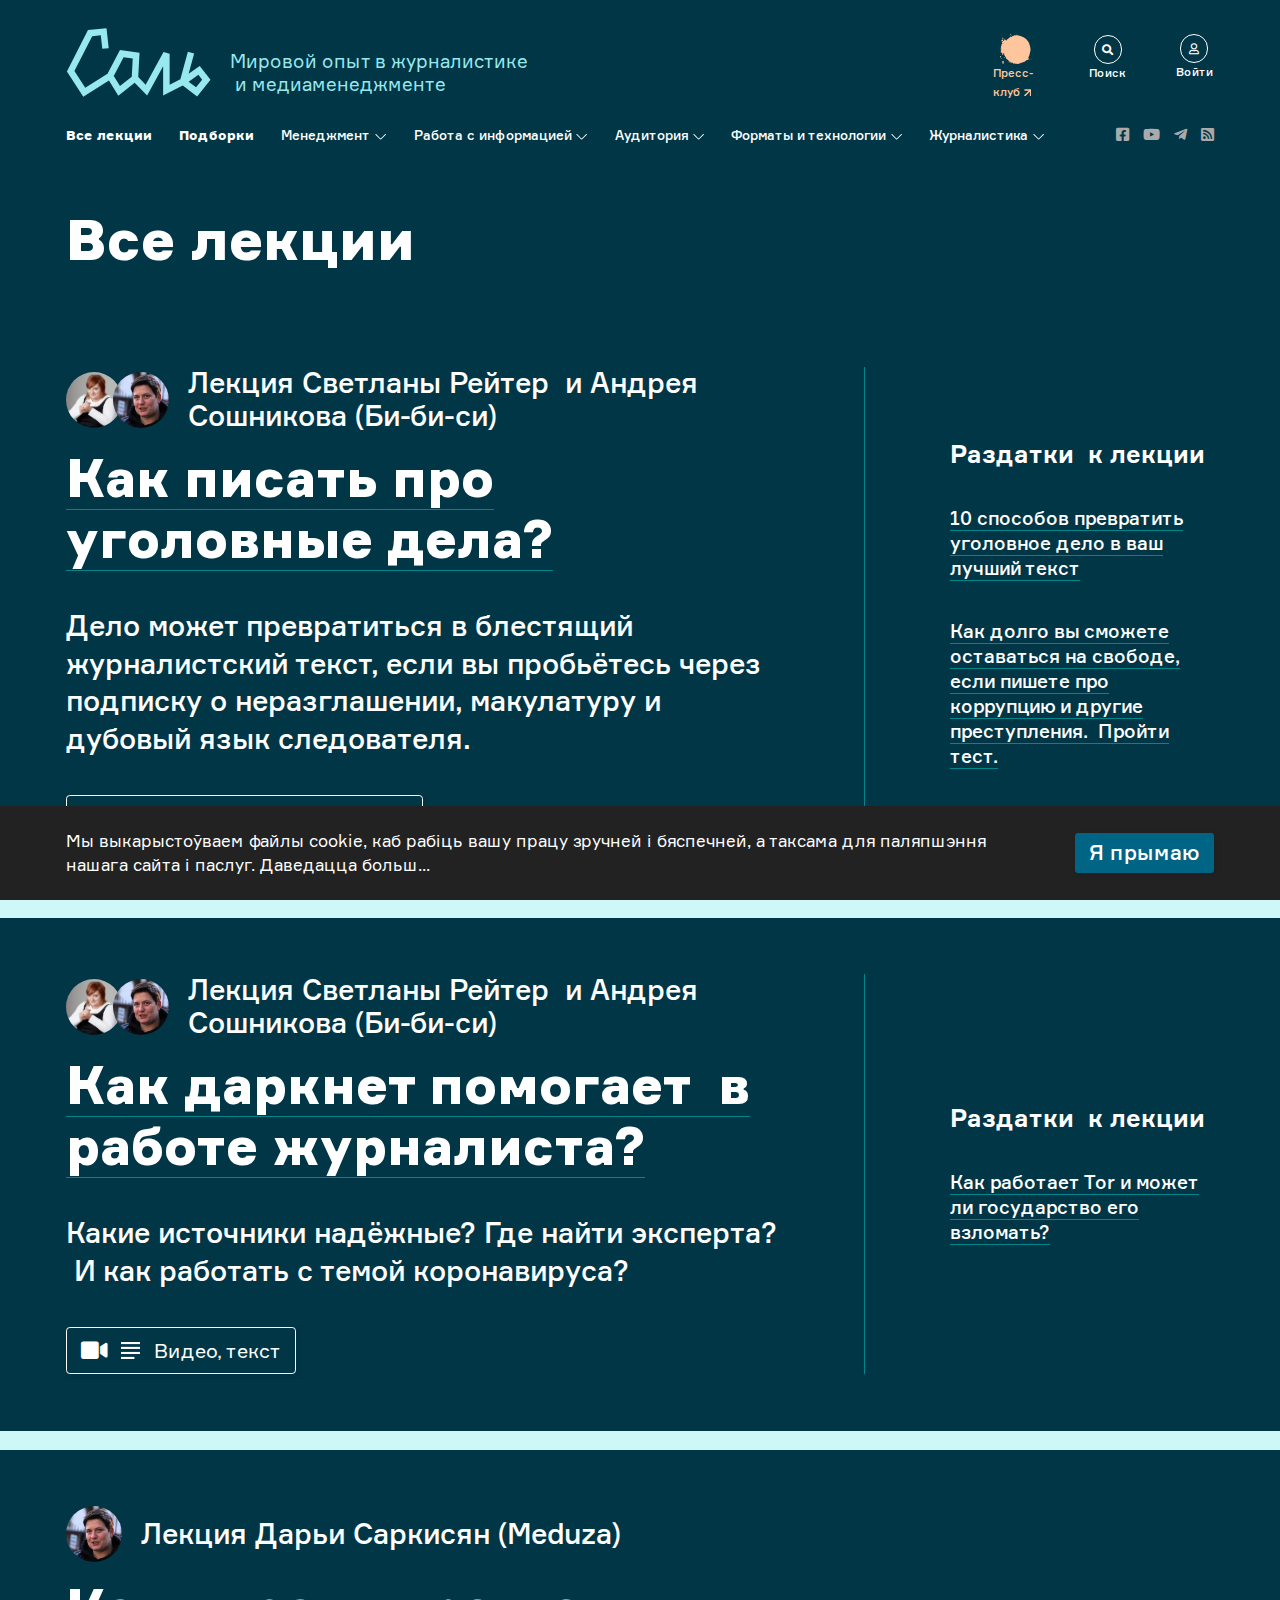
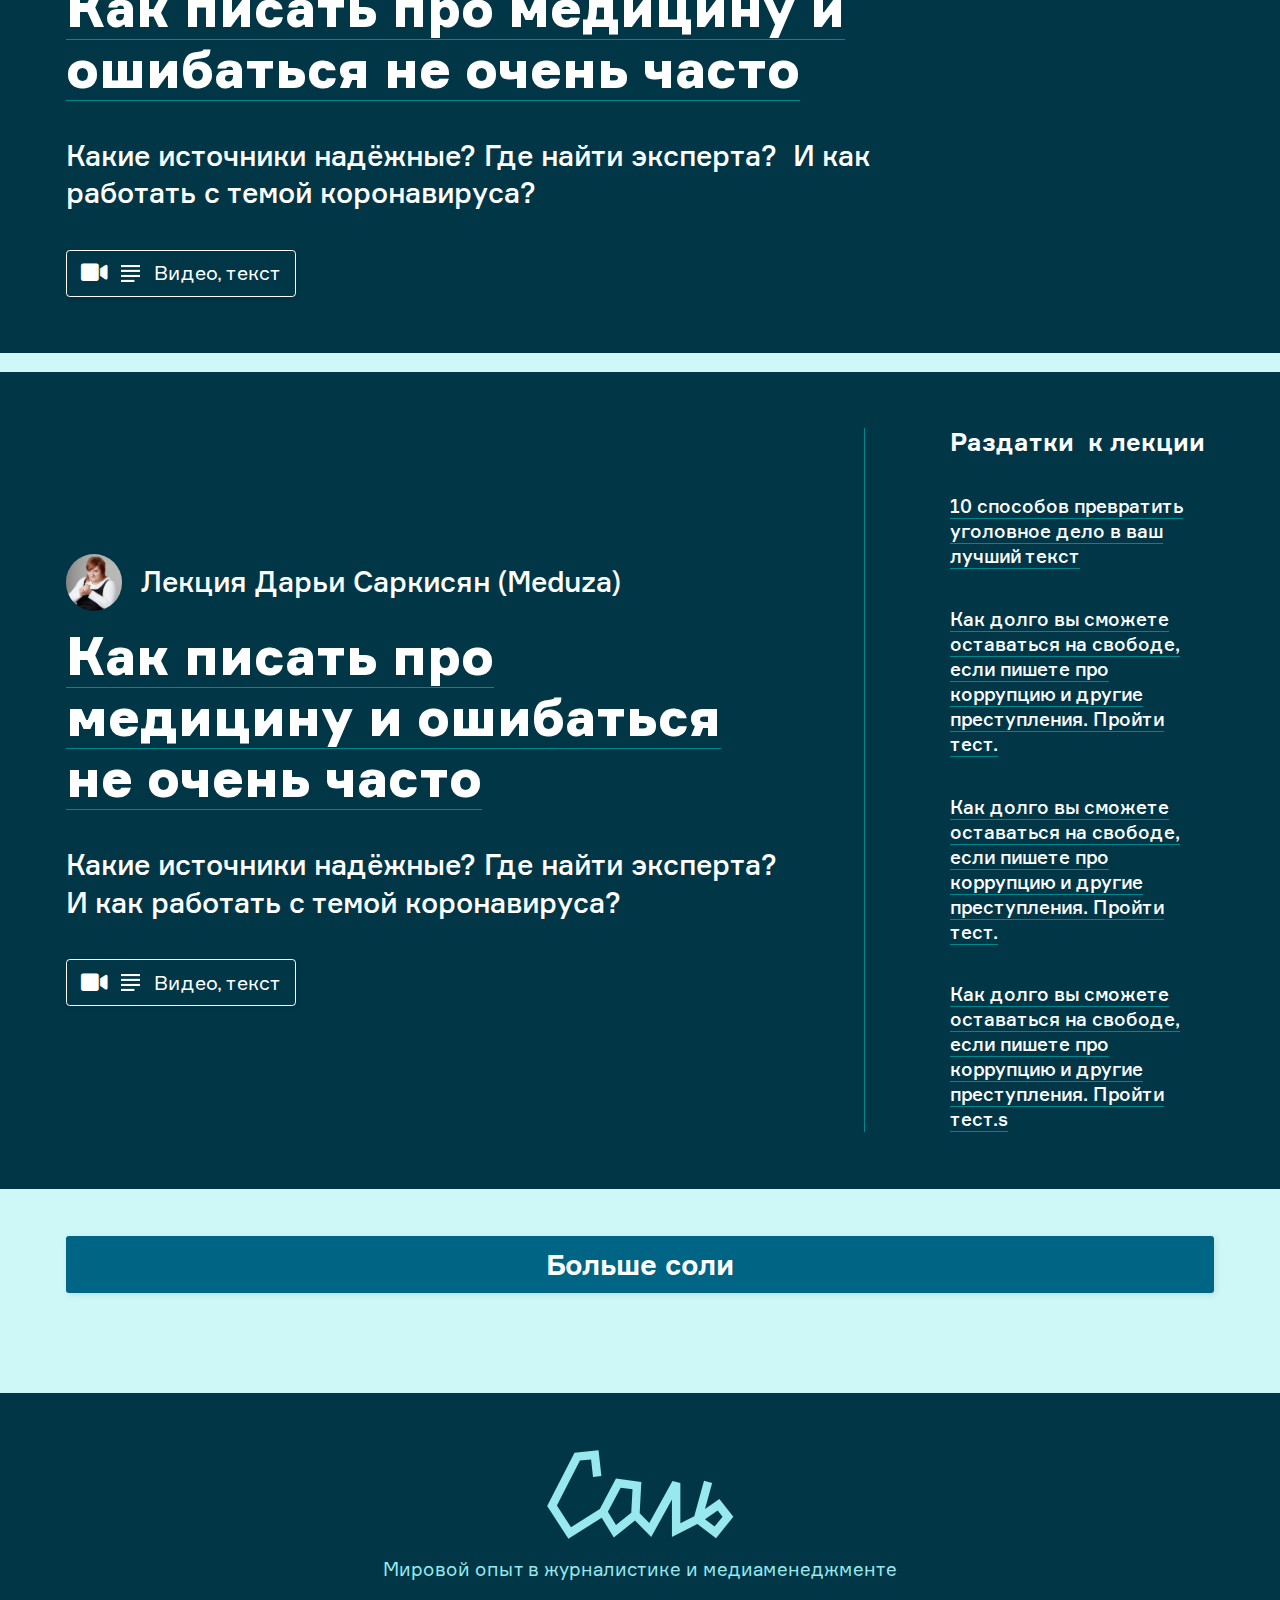
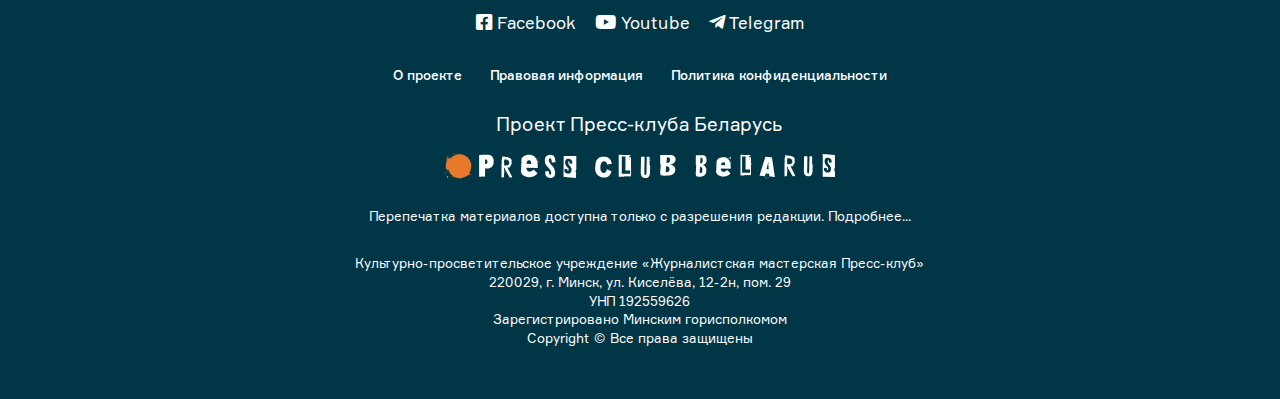
<file: all-lectures.html>
<!DOCTYPE html>
<html lang="en">
<head>
    <meta charset="UTF-8">
    <title>Title</title>
    <meta name="viewport" content="width=device-width, initial-scale=1.0, maximum-scale=1.0, user-scalable=no">
    <link href="fonts/Formular/fonts.css" rel="stylesheet" type="text/css"/>
    <link href="fonts/fontawesome/css/all.css" rel="stylesheet" type="text/css"/>
    <link rel="stylesheet" href="js/slick/slick.css">
    <link rel="stylesheet" href="js/slick/slick-theme.css">
    <link href="styles/normalize.css" rel="stylesheet" type="text/css"/>
    <link href="styles/animate.min.css" rel="stylesheet" type="text/css"/>
    <link href="styles/styles.css" rel="stylesheet" type="text/css"/>
</head>
<body class="all-lectures">
    <header class="header show">
        <div class="desktop-header">
            <div class="container">
                <div class="logo-wrapper">
                    <a class="logo" href="/">
                        <img src="src/salt-logo.svg" />
                        <p>Мировой опыт в журналистике<br/> и медиаменеджменте</p>
                    </a>
                    <div class="btn-wrapper">
                        <a class="pc-btn" href="https://press-club.by">
                            <svg width="36" height="32" viewBox="0 0 36 32" fill="none" xmlns="http://www.w3.org/2000/svg">
                                <path d="M12.0002 1.44796V1.52036C12.1398 1.59276 12.2095 1.66516 12.2095 1.66516C12.2095 1.66516 12.2095 1.66516 12.2793 1.66516L12.4188 1.15837H12.5584C12.6979 0.796379 12.8374 0.506786 12.8374 0.434388C12.8374 0.506786 12.6979 0.651583 12.5584 0.796379H12.3491C12.2793 0.868777 12.1398 0.941175 11.9305 1.01357L11.8607 1.23077L11.6514 1.30317L11.5816 1.37556C11.5816 1.52036 11.6514 1.66516 11.7909 1.80995C11.9305 1.59276 12.0002 1.44796 12.0002 1.44796Z" fill="#E7792B"/>
                                <path d="M30.2095 27.4389H30.3491C30.3491 27.5113 30.3491 27.5113 30.3491 27.5837H30.4188C30.4886 27.5837 30.5584 27.5837 30.5584 27.5113H30.4886C30.4886 27.4389 30.4886 27.4389 30.4886 27.3665L30.5584 27.2941C30.2793 27.2941 30.2095 27.3665 30.2095 27.4389C30.2095 27.3665 30.2095 27.3665 30.2095 27.4389Z" fill="#E7792B"/>
                                <path d="M30.6277 27.2217C30.558 27.2217 30.5584 27.2941 30.5584 27.2941C30.5584 27.2941 30.6277 27.2941 30.6277 27.2217C30.6975 27.2941 30.6975 27.2941 30.7673 27.3665V27.2941C30.7673 27.2217 30.6975 27.2217 30.6277 27.2217Z" fill="#E7792B"/>
                                <path d="M17.2324 0.868777C17.2324 0.868777 17.3022 0.868777 17.372 0.868777V0.796379C17.8603 0.868777 18.0696 0.796379 18.0696 0.579184C18.0696 0.434388 18.0696 0.434388 17.9999 0.434388C17.9301 0.434388 17.8603 0.434388 17.8603 0.506786V0.651582H17.7906C17.7906 0.579184 17.7906 0.579184 17.7906 0.579184V0.506786H17.651C17.4417 0.434388 17.2324 0.579184 17.2324 0.796379H17.1627V0.941175L17.2324 0.868777Z" fill="#E7792B"/>
                                <path d="M30.9766 27.6561L30.9068 27.4389H30.837V27.8009C30.9068 27.8009 30.9766 27.7285 31.1161 27.7285C31.1161 27.6561 31.1859 27.6561 31.1859 27.5837C31.1859 27.5113 31.1859 27.4389 31.1161 27.4389C31.1161 27.5837 31.1161 27.6561 30.9766 27.6561Z" fill="#E7792B"/>
                                <path d="M26.3719 29.6109C26.3021 29.6109 26.3021 29.6109 26.3021 29.6109V29.6833L26.3719 29.6109Z" fill="#E7792B"/>
                                <path d="M31.7443 27.5113C31.7443 27.4389 31.7443 27.3665 31.7443 27.3665L31.6745 27.2941H31.6048V27.4389C31.6048 27.4389 31.535 27.4389 31.4652 27.3665C31.4652 27.3665 31.3955 27.3665 31.3257 27.3665V27.5837H31.3955V27.5113C31.3955 27.5113 31.4652 27.5113 31.4652 27.4389H31.7443C31.8141 27.4389 31.8838 27.4389 31.8838 27.4389V27.3665L31.7443 27.5113Z" fill="#E7792B"/>
                                <path d="M31.2557 27.8009C31.2557 28.0181 31.3254 28.0181 31.5347 28.0905V28.0181C31.465 27.8733 31.3952 27.8009 31.2557 27.8009Z" fill="#E7792B"/>
                                <path d="M1.67461 24.8326H1.74437C1.74437 24.7602 1.81414 24.6878 1.81414 24.6878H1.74437C1.74437 24.6154 1.74437 24.6154 1.67461 24.543C1.60484 24.4706 1.60484 24.4706 1.53507 24.4706C1.53507 24.4706 1.53507 24.4706 1.4653 24.4706V24.543H1.53507C1.53507 24.543 1.60484 24.6154 1.67461 24.8326Z" fill="#E7792B"/>
                                <path d="M1.4653 24.543C1.32577 24.6878 1.25566 24.7602 1.25566 24.7602C1.32542 24.7602 1.39519 24.7602 1.46496 24.7602C1.39519 24.6878 1.39554 24.6154 1.4653 24.543Z" fill="#E7792B"/>
                                <path d="M3.55784 28.7421C3.48808 28.7421 3.20901 28.7421 2.7904 28.8145C2.72064 28.8145 2.65087 28.9593 2.51134 29.2489C2.44157 29.3937 2.3718 29.5385 2.3718 29.6833C2.3718 29.8281 2.3718 30.0453 2.44157 30.3349C2.51134 30.3349 2.51134 30.3349 2.5811 30.4072C2.72064 30.6244 2.7904 30.8416 2.7904 30.914C2.7904 30.9864 2.7904 30.9864 2.72064 31.0588C2.65087 31.1312 2.65087 31.2036 2.65087 31.2036C2.65087 31.5656 2.86017 31.7828 3.41831 31.9276C3.41831 31.8552 3.41831 31.8552 3.41831 31.8552C3.41831 31.7828 3.41831 31.638 3.48808 31.5656C3.69738 31.4932 3.83691 31.4208 3.90668 31.3484C3.90668 31.276 3.90668 31.2036 3.83691 31.0588C3.76715 30.914 3.76715 30.8416 3.76715 30.7692C3.76715 30.6968 3.76715 30.6244 3.83691 30.6244C3.90668 30.552 3.90668 30.4796 3.97645 30.4072C4.04621 30.2625 4.04621 30.1177 4.04621 30.0453C4.04621 29.1765 3.90668 28.7421 3.55784 28.7421Z" fill="#E7792B"/>
                                <path d="M5.23229 25.267C5.23229 25.1222 5.23229 24.9774 5.23229 24.7602C5.16252 24.6154 5.09275 24.543 5.02298 24.543C4.81368 24.543 4.74391 24.6154 4.67415 24.7602C4.67415 24.8326 4.74391 24.905 4.88345 24.9774C4.95322 24.9774 5.02298 24.9774 5.16252 24.9774C5.23229 24.9774 5.23229 25.0498 5.23229 25.0498C5.16252 25.1222 5.09275 25.1222 5.02298 25.1222C4.95322 25.1222 4.88345 25.1222 4.81368 25.0498V24.9774C4.74391 24.9774 4.74391 24.9774 4.67415 25.0498C4.67415 25.0498 4.74391 25.1222 4.81368 25.1222H4.67415C4.67415 25.1946 4.67415 25.3394 4.67415 25.5566C4.74391 25.5566 4.74391 25.629 4.81368 25.629V25.4842H4.88345C4.88345 25.4842 4.95322 25.4842 5.02298 25.4842C5.02298 25.4118 5.09275 25.4118 5.09275 25.4118C5.23229 25.4118 5.30205 25.3394 5.30205 25.3394C5.30205 25.3394 5.30205 25.3394 5.30205 25.267H5.23229Z" fill="#E7792B"/>
                                <path d="M10.6749 1.37557C10.7446 1.37557 10.7446 1.37557 10.8144 1.37557L10.8842 1.15837H11.1632L11.233 1.08597C11.233 1.01358 11.233 1.01358 11.233 1.01358H11.1632C11.0237 1.01358 11.0237 0.941177 11.0237 0.941177C11.0237 0.941177 11.1632 0.868779 11.3028 0.79638C11.4423 0.723982 11.5121 0.651584 11.5121 0.579186H11.4423C11.4423 0.579186 11.4423 0.579186 11.3726 0.579186C11.3726 0.506788 11.4423 0.506788 11.4423 0.434389C11.4423 0.289593 11.4423 0.144796 11.3726 0C11.3726 0 11.233 0.0723982 11.0237 0.144796V0.217195H10.8842V0.289593H10.8144C10.8144 0.289593 10.8144 0.289593 10.7446 0.289593C10.6749 0.361991 10.6749 0.506788 10.6749 0.579186H10.7446C10.7446 0.579186 10.7446 0.579186 10.8144 0.579186C10.8144 0.651584 10.8144 0.651584 10.8144 0.723982C10.8144 0.941177 10.6749 1.01358 10.4656 0.941177V0.868779C10.4656 0.79638 10.4656 0.79638 10.3958 0.79638C10.326 0.868779 10.326 0.941177 10.326 1.08597C10.326 1.15837 10.326 1.15837 10.326 1.23077L10.6749 1.37557Z" fill="#E7792B"/>
                                <path d="M2.1627 1.01357C2.1627 1.08597 2.09293 1.08597 2.09293 1.15837C2.02316 1.15837 2.02316 1.15837 2.02316 1.15837H1.88363L1.81386 1.23077C1.81386 1.23077 1.81386 1.23077 1.81386 1.30317H2.09293L2.1627 1.23077V1.01357C2.23247 0.79638 2.23247 0.651584 2.1627 0.506787H2.09293C2.02316 0.506787 1.9534 0.506787 1.9534 0.506787H2.02316C2.02316 0.651584 2.02316 0.79638 2.02316 0.79638C2.1627 0.941177 2.1627 0.941177 2.1627 1.01357Z" fill="#E7792B"/>
                                <path d="M1.53476 24.6878H1.39522V24.7602L1.53476 24.6878Z" fill="#E7792B"/>
                                <path d="M1.18604 23.7466C0.906974 23.5294 0.697672 23.3846 0.558138 23.3846C0.418603 23.3846 0.279069 23.5294 0.209302 23.819C0.0697672 24.1086 0.0697672 24.3258 0 24.543C0 24.6878 0 24.8326 0.0697672 24.905L0.558138 24.9774C0.627905 24.905 0.697672 24.7602 0.837207 24.543H0.906974C0.906974 24.4706 0.976741 24.3258 0.976741 24.1086L1.18604 24.0362V23.7466Z" fill="#E7792B"/>
                                <path d="M1.60454 26.2082H1.53478L1.46501 25.9186C1.39524 25.8462 1.32547 25.8462 1.32547 25.8462C1.18594 25.8462 1.18594 25.9186 1.11617 26.1358C1.11617 26.3529 1.25571 26.4977 1.60454 26.6425C1.67431 26.5701 1.74408 26.2082 1.95338 25.5566C1.88361 25.5566 1.74408 25.4842 1.67431 25.4842C1.60454 25.4842 1.60454 25.7738 1.60454 26.2082Z" fill="#E7792B"/>
                                <path d="M1.8137 1.01357C1.88347 1.01357 1.88347 1.01357 1.95324 0.941177L1.9533 0.868779C1.744 0.868779 1.67417 0.868779 1.67417 0.941177C1.74393 1.01357 1.74393 1.01357 1.8137 1.01357Z" fill="#E7792B"/>
                                <path d="M33.4189 26.9321H33.4887L33.1398 26.6425V26.5701C33.1398 26.5701 33.1398 26.4977 33.1398 26.4253C33.0003 26.3529 32.8608 26.2806 32.791 26.2806C32.7212 26.2806 32.6515 26.3529 32.6515 26.4253C32.6515 26.4977 32.6515 26.4977 32.7212 26.5701H32.791C32.791 26.5701 32.791 26.6425 32.8608 26.6425C32.8608 26.7149 32.8608 26.7873 32.8608 26.8597V27.0045C32.8608 27.0769 32.8608 27.1493 32.791 27.2941C32.8608 27.2217 32.9305 27.2217 33.0003 27.2217C33.0003 27.2217 33.0701 27.2217 33.0701 27.2941C33.0701 27.3665 33.1398 27.3665 33.1398 27.4389H33.2096C33.2096 27.3665 33.2096 27.2941 33.1398 27.2217C33.0003 27.0769 32.9305 26.9321 32.9305 26.8597C32.9305 26.7873 32.9305 26.7873 33.0003 26.7873C33.2096 26.7873 33.2794 26.7873 33.4189 26.9321L33.2794 27.0769H33.3491V27.0045C33.4189 27.0045 33.4189 27.0045 33.4189 26.9321Z" fill="#E7792B"/>
                                <path d="M33.4184 27.0769C33.4184 27.1493 33.4184 27.1493 33.4184 27.0769V27.1493C33.6277 27.1493 33.6975 27.1493 33.6975 27.0769V27.0045C33.6277 27.0769 33.558 27.0769 33.4184 27.0769Z" fill="#E7792B"/>
                                <path d="M34.2562 27.5113L34.1864 27.5837C34.1166 27.5837 34.0469 27.5113 33.9771 27.5113L33.9073 27.5837C33.9073 27.5837 33.9771 27.6561 34.1864 27.7285L34.2562 27.5113C34.1864 27.5113 34.1864 27.4389 34.2562 27.5113Z" fill="#E7792B"/>
                                <path d="M0.976584 13.4661C1.04635 13.4661 1.11612 13.3937 1.11612 13.3937C1.04635 13.3937 0.976584 13.3937 0.976584 13.4661Z" fill="#E7792B"/>
                                <path d="M32.3019 26.8597V26.7873H32.2321V26.5702L32.0926 26.6426H32.1624V26.9321H32.3019V27.0045H32.3717C32.3717 26.9321 32.3717 26.8597 32.3717 26.7873H32.5112L32.581 26.7149C32.581 26.7149 32.581 26.7149 32.581 26.6426C32.4414 26.8597 32.3717 26.8597 32.3019 26.8597Z" fill="#E7792B"/>
                                <path d="M34.3258 27.2217C34.3258 27.1493 34.3258 27.1493 34.3956 27.1493H34.5351C34.5351 27.0769 34.5351 27.0769 34.5351 27.0769C34.5351 27.0045 34.5351 27.0045 34.5351 27.0045V27.0769C34.5351 27.0769 34.4654 27.0769 34.4654 27.0045H34.3956C34.3258 27.0769 34.3258 27.1493 34.3258 27.2941C34.2561 27.2941 34.3258 27.2941 34.3258 27.2217C34.3258 27.2941 34.3258 27.2941 34.3258 27.2941V27.2217Z" fill="#E7792B"/>
                                <path d="M3.83676 5.71946H3.76699V5.79186C3.76699 5.79186 3.76699 5.79186 3.76699 5.86425H3.83676C3.83676 5.79186 3.83676 5.79186 3.83676 5.71946Z" fill="#E7792B"/>
                                <path d="M36 3.11312C35.9302 3.11312 35.8605 3.11312 35.8605 3.11312L35.8601 3.04073H35.4419V3.11312C35.3023 3.11312 35.2326 3.18552 35.093 3.18552L35.0233 3.25792C35.0233 3.33032 35.0233 3.33032 35.0233 3.33032H35.1628C35.3023 3.25792 35.5814 3.18552 35.9302 3.11312C36 3.25792 36 3.18552 36 3.11312Z" fill="#E7792B"/>
                                <path d="M34.3249 27.2941V27.3665C34.3947 27.3665 34.3947 27.4389 34.4644 27.4389H34.604C34.604 27.4389 34.604 27.4389 34.5342 27.3665C34.4644 27.3665 34.4644 27.3665 34.3249 27.2941Z" fill="#E7792B"/>
                                <path d="M35.9998 2.96833C35.9301 2.89593 35.9998 2.89593 35.9998 2.96833C35.8603 2.89593 35.8601 2.96833 35.8601 3.04073C35.9299 3.04073 35.9998 2.96833 35.9998 2.96833Z" fill="#E7792B"/>
                                <path d="M32.7208 27.2217C32.7208 27.2941 32.791 27.2941 32.791 27.2941L32.7905 27.2217H32.7208Z" fill="#E7792B"/>
                                <path d="M2.44201 3.54751C2.51178 3.54751 2.51178 3.54751 2.51178 3.54751V3.47511C2.51178 3.47511 2.51178 3.54751 2.44201 3.54751Z" fill="#E7792B"/>
                                <path d="M2.86058 5.14027L3.00012 5.06787V4.99548C3.00012 4.99548 3.00012 4.92308 3.06988 4.85068C3.13965 4.77828 3.13965 4.77828 3.20942 4.77828C3.34895 4.77828 3.55825 4.85068 3.76756 4.99548V5.35747H3.83732V5.28507H3.90709L3.97686 5.35747V5.42986H4.11639V5.28507C4.18616 5.28507 4.18616 5.28507 4.25593 5.35747V5.42986C4.25593 5.42986 4.25593 5.50226 4.32569 5.50226H4.39546C4.39546 5.35747 4.25593 5.21267 3.97686 5.06787C3.69779 4.92308 3.48849 4.70588 3.34895 4.56109C3.34895 4.41629 3.27918 4.1991 3.13965 3.9095C3.06988 3.9095 3.00012 3.8371 2.86058 3.69231C2.79081 3.61991 2.65128 3.54751 2.65128 3.54751H2.58151V3.61991C2.58151 3.69231 2.51174 3.76471 2.51174 3.9095C2.51174 3.9819 2.51174 3.9819 2.51174 4.0543C2.65128 4.0543 2.72105 4.1267 2.93035 4.1991C2.93035 4.27149 2.93035 4.34389 2.93035 4.41629C2.93035 4.56109 2.79081 4.63348 2.58151 4.70588C2.44198 4.77828 2.30244 4.77828 2.09314 4.85068C2.02337 4.85068 2.02337 4.99548 2.02337 5.21267H2.09314V5.28507C2.09314 5.28507 2.09314 5.28507 2.09314 5.35747H2.23268V5.42986C2.30244 5.42986 2.44198 5.42986 2.51174 5.50226C2.51174 5.57466 2.44198 5.57466 2.44198 5.64706V5.71946C2.44198 5.79186 2.51174 5.79186 2.58151 5.79186C2.65128 5.79186 2.65128 5.79186 2.72105 5.79186V5.71946C2.72105 5.71946 2.72105 5.71946 2.72105 5.64706C2.65128 5.64706 2.58151 5.64706 2.51174 5.64706C2.51174 5.35747 2.65128 5.14027 2.79081 5.21267H2.86058L2.93035 5.28507C2.93035 5.28507 2.93035 5.28507 2.86058 5.14027C2.86058 5.21267 2.86058 5.21267 2.86058 5.14027Z" fill="#E7792B"/>
                                <path d="M1.53476 7.9638C1.53476 7.89141 1.46499 7.81901 1.46499 7.81901L1.39522 7.89141C1.39522 8.0362 1.46499 8.1086 1.67429 8.181V8.1086C1.60452 8.0362 1.60452 8.0362 1.53476 7.9638Z" fill="#E7792B"/>
                                <path d="M3.90687 5.79186H3.8371L3.83676 5.86425C3.90653 5.86425 3.90687 5.86425 3.90687 5.79186Z" fill="#E7792B"/>
                                <path d="M32.1627 18.9683C32.1627 18.8959 32.1627 18.8235 32.1627 18.8235C32.1627 18.6063 32.2325 18.3167 32.3022 17.8824C32.372 17.448 32.372 17.1584 32.4418 16.9412C32.5115 16.0724 32.3022 14.6244 31.8836 12.6697C31.8139 12.4525 31.6743 12.0905 31.465 11.5837C31.3953 11.3665 31.3255 11.0045 31.2557 10.5701C31.186 10.5701 31.186 10.4977 31.1162 10.4253C30.9767 10.0633 30.7674 9.55656 30.4883 8.97738V8.90498C30.4883 8.83258 30.4883 8.83258 30.4185 8.76018C30.3488 8.68778 30.279 8.47059 30.2092 8.181C30.1395 8.181 30.0697 8.181 29.9999 8.1086C29.7906 7.74661 29.372 7.23982 28.8139 6.58823C28.6743 6.44344 28.5348 6.29864 28.465 6.08145C28.186 5.93665 28.1162 5.86425 28.1162 5.71946H28.186C28.186 5.71946 28.1162 5.64706 28.1162 5.57466H27.9069C27.7674 5.42986 27.5581 5.21267 27.279 4.99547V4.85068H27.2092C27.2092 4.85068 27.2092 4.85068 27.1395 4.85068V4.70588C27.0697 4.70588 26.9999 4.70588 26.8604 4.70588V4.56109C26.6511 4.41629 26.372 4.34389 26.0232 4.19909V4.0543C26.0232 4.0543 25.9534 4.0543 25.8837 4.0543C25.8139 4.0543 25.7441 4.0543 25.7441 4.0543V3.9095L25.6744 3.8371H25.6046V3.69231C25.5348 3.69231 25.4651 3.69231 25.3953 3.69231C25.2558 3.69231 24.9069 3.47511 24.3488 3.18552C23.9302 2.96833 23.3023 2.67873 22.6046 2.31674L20.5116 1.73756C20.2325 1.52036 19.5348 1.44796 18.7674 1.30317V1.37556C18.7674 1.37556 18.7674 1.37556 18.7674 1.44796C18 1.44796 17.4418 1.44796 17.0232 1.44796C16.7441 1.44796 15.6279 1.66516 13.7442 2.09955V2.17194C13.7442 2.17194 13.7442 2.17195 13.7442 2.24434C13.3256 2.46154 12.907 2.67873 12.4883 2.96832C12.0697 3.18552 11.6511 3.33032 11.2325 3.25792C11.1628 3.25792 11.1628 3.25792 11.1628 3.18552C11.1628 3.11312 11.2325 3.04072 11.3023 2.96832C11.3721 2.82353 11.4418 2.75113 11.4418 2.75113C11.4418 2.67873 11.3721 2.67873 11.3023 2.67873C11.1628 2.67873 10.9535 2.75113 10.7442 2.82353C10.7442 2.82353 10.7442 2.89593 10.7442 2.96832C10.7442 3.04072 10.7442 3.11312 10.7442 3.18552C10.7442 3.18552 10.6744 3.18552 10.6744 3.11312L10.6046 3.18552C10.6046 3.18552 10.5349 3.18552 10.5349 3.25792C10.5349 3.25792 10.5349 3.25792 10.5349 3.33032C10.6744 3.33032 10.7442 3.33032 10.8139 3.40271L10.7442 3.47511C10.6744 3.47511 10.6046 3.47511 10.6046 3.47511V3.54751H10.6744C10.6744 3.54751 10.6744 3.54751 10.7442 3.54751V3.61991L10.6744 3.69231C10.5349 3.47511 10.4651 3.54751 10.4651 3.54751V3.61991C10.4651 3.69231 10.3256 3.69231 10.1163 3.76471C10.1163 3.8371 10.1163 3.9095 10.0465 3.9819L9.76743 4.0543V4.1267H9.69766V4.19909H9.62789V4.27149H9.55812C9.55812 4.27149 9.55812 4.19909 9.55812 4.1267C9.48836 4.1267 9.48836 4.19909 9.41859 4.19909C9.48836 4.19909 9.48836 4.19909 9.48836 4.19909C9.48836 4.48869 9.20929 4.70588 8.79068 4.77828V4.85068H8.72092V4.92308H8.65115C8.58138 5.06787 8.30231 5.21267 7.81394 5.35747V5.50226C7.60464 5.50226 7.53488 5.57466 7.53488 5.71946C7.53488 5.71946 7.53488 5.71946 7.53488 5.79186C7.67441 5.86425 7.67441 5.93665 7.67441 5.93665C7.67441 6.00905 7.67441 6.00905 7.60464 6.00905C7.60464 6.00905 7.46511 6.15385 7.32557 6.37104H7.25581C7.25581 6.44344 7.25581 6.51584 7.18604 6.58823H7.11627C7.11627 6.58823 7.11627 6.58823 7.0465 6.58823L6.8372 6.95023C6.76744 6.95023 6.76744 6.95023 6.69767 6.95023C6.6279 6.87783 6.48837 6.73303 6.27906 6.58823C6.2093 6.58823 6.06976 6.51584 5.93023 6.44344L5.72093 6.08145C5.65116 5.71946 5.58139 5.57466 5.51163 5.57466L5.44186 5.64706C5.44186 5.71946 5.44186 5.71946 5.44186 5.79186C5.44186 5.86425 5.44186 5.93665 5.37209 6.00905C5.30232 6.00905 5.23256 5.93665 5.09302 5.93665V6.00905C5.09302 6.00905 5.09302 6.00905 5.09302 6.08145H5.02325C4.88372 6.08145 4.88372 6.00905 4.88372 5.86425C4.88372 5.79185 4.95349 5.64706 5.02325 5.42986C5.09302 5.42986 5.16279 5.50226 5.23256 5.50226C5.23256 5.42986 5.23256 5.28507 5.09302 5.14027C5.02325 4.99547 4.95349 4.92308 4.88372 4.92308C4.88372 4.92308 4.81395 4.92308 4.74419 4.99547V5.06787H4.67442C4.67442 5.06787 4.67442 5.06787 4.60465 5.06787C4.67442 5.06787 4.67442 5.21267 4.74419 5.35747H4.88372V5.42986C4.88372 5.50226 4.74419 5.50226 4.53488 5.50226C4.53488 5.57466 4.46512 5.57466 4.46512 5.57466C4.46512 5.57466 4.53488 5.64706 4.67442 5.64706C4.67442 5.71946 4.67442 5.86425 4.67442 5.93665C4.67442 6.08145 4.67442 6.22624 4.60465 6.37104H4.53488C4.53488 6.37104 4.53488 6.37104 4.46512 6.37104V6.44344C4.46512 6.51584 4.46512 6.51584 4.46512 6.58823H4.53488V6.66063H4.60465V6.73303C4.81395 6.80543 4.74419 6.80543 4.67442 6.80543C4.60465 6.80543 4.46512 6.73303 4.39535 6.73303V6.80543H4.32558L4.25582 6.87783C4.39535 6.95023 4.39535 6.95023 4.39535 7.02262C4.39535 7.02262 4.39535 7.02262 4.32558 7.02262C4.25582 7.02262 4.25582 7.02262 4.25582 7.09502V7.16742H4.32558C4.32558 7.23982 4.32558 7.23982 4.25582 7.31222C4.18605 7.38462 4.18605 7.38462 4.18605 7.45701H4.25582C4.32558 7.45701 4.32558 7.45701 4.32558 7.52941C4.32558 7.67421 4.18605 7.67421 4.04651 7.67421C4.04651 7.67421 3.90698 7.60181 3.69768 7.38462C3.48838 7.16742 3.34884 7.09502 3.20931 7.02262V6.95023H3.06977V6.87783C3.06977 6.87783 3.13954 6.80543 3.20931 6.80543C3.27907 6.73303 3.34884 6.73303 3.34884 6.66063H3.20931V6.51584L3.00001 6.44344V6.37104C3.00001 6.29864 3.00001 6.22624 3.06977 6.22624C3.06977 6.22624 3.06977 6.22624 3.00001 6.22624C2.86047 6.22624 2.7907 6.15385 2.7907 6.08145C2.7907 6.00905 2.86047 6.00905 2.86047 6.00905C2.93024 6.00905 2.93024 6.00905 2.93024 6.00905H3.00001C3.00001 5.93665 3.00001 5.86425 3.00001 5.79186H3.06977C3.06977 5.79186 3.06977 5.79186 3.13954 5.79186V5.71946C3.13954 5.71946 3.13954 5.71946 3.13954 5.64706C3.13954 5.64706 3.20931 5.64706 3.27907 5.64706C3.41861 5.71946 3.48838 5.71946 3.48838 5.64706V5.57466H3.41861C3.41861 5.57466 3.34884 5.57466 3.27907 5.57466V5.35747H3.20931C3.20931 5.35747 3.20931 5.35747 3.13954 5.35747V5.57466H3.06977C3.06977 5.57466 3.06977 5.57466 3.06977 5.50226V5.28507H3.00001C3.00001 5.35747 2.93024 5.35747 2.86047 5.42986C2.7907 5.50226 2.72105 5.57466 2.72105 5.64706C2.72105 5.64706 2.7907 5.71946 2.7907 5.79186C2.86047 5.86425 2.86047 5.86425 2.86047 5.93665C2.7907 6.00905 2.5814 6.15385 2.23257 6.29864C2.1628 6.37104 2.02326 6.44344 1.81396 6.44344C1.60466 6.44344 1.46513 6.44344 1.46513 6.44344L1.39536 6.51584C1.39536 6.58824 1.39536 6.58823 1.46513 6.66063C1.53489 6.66063 1.53489 6.73303 1.60466 6.80543C1.60466 6.80543 1.60466 6.87783 1.53489 6.87783C1.53489 6.87783 1.53489 6.87783 1.53489 6.95023C1.9535 7.09502 2.1628 7.16742 2.1628 7.16742C2.1628 7.23982 2.09303 7.23982 2.02326 7.23982C1.9535 7.16742 1.88373 7.16742 1.81396 7.16742L1.7442 7.23982C1.7442 7.23982 1.7442 7.23982 1.7442 7.31222C1.81396 7.31222 1.9535 7.38462 2.1628 7.38462V7.45701H2.23257C2.23257 7.45701 2.23257 7.45701 2.30233 7.52941C2.30233 7.74661 2.3721 7.8914 2.44187 7.8914C2.44187 7.8914 2.44187 7.8914 2.51163 7.8914V7.819L2.5814 7.74661H2.65117C2.72094 7.74661 2.7907 7.819 2.7907 7.8914C2.7907 7.9638 2.7907 8.0362 2.72094 8.1086H2.5814C2.5814 8.1086 2.5814 8.181 2.5814 8.25339C2.5814 8.32579 2.5814 8.39819 2.5814 8.39819C2.51163 8.39819 2.51163 8.39819 2.44187 8.39819C2.3721 8.39819 2.30233 8.39819 2.23257 8.32579C2.09303 8.0362 2.09303 7.8914 2.09303 7.8914H2.02326V7.9638C1.9535 7.9638 1.88373 7.9638 1.81396 7.9638C1.81396 8.0362 1.81396 8.1086 1.7442 8.1086L1.67443 8.0362L1.67429 8.1086C1.67429 8.1086 1.67429 8.1086 1.67429 8.181L1.81396 8.181V8.25339H1.88373C1.9535 8.25339 1.9535 8.25339 2.02326 8.25339V8.181C2.02326 8.181 2.02326 8.181 2.02326 8.1086C2.09303 8.1086 2.1628 8.1086 2.1628 8.1086C2.23257 8.1086 2.30233 8.1086 2.3721 8.181V8.25339C2.3721 8.25339 2.3721 8.25339 2.3721 8.32579C2.44187 8.32579 2.44187 8.39819 2.51163 8.39819C2.5814 8.39819 2.5814 8.39819 2.65117 8.39819V8.32579L2.72094 8.25339C2.72094 8.25339 2.72094 8.181 2.7907 8.181C2.86047 8.181 2.93024 8.25339 2.93024 8.39819C2.93024 8.47059 2.93024 8.54299 2.86047 8.54299C2.7907 8.54299 2.7907 8.47059 2.72094 8.47059C2.65117 8.47059 2.5814 8.47059 2.51163 8.47059V8.68778H2.44187C2.3721 8.68778 2.3721 8.68778 2.3721 8.61539V8.47059C2.30233 8.47059 2.30233 8.39819 2.23257 8.39819C2.1628 8.39819 2.09303 8.39819 2.09303 8.47059C2.09303 8.54299 2.09303 8.61539 2.09303 8.68778H2.02326C1.9535 8.68778 1.88373 8.68778 1.7442 8.68778C1.7442 8.83258 1.67443 8.90498 1.53489 8.90498C1.53489 8.90498 1.46513 8.90498 1.46513 8.83258V8.68778C1.39536 8.68778 1.32559 8.76018 1.32559 8.90498C1.32559 9.04977 1.39536 9.12217 1.46513 9.12217H1.53489C1.53489 8.97738 1.60466 8.90498 1.60466 8.90498C1.60466 8.90498 1.60466 8.90498 1.60466 8.97738V9.04978L1.67443 9.12217C1.67443 9.12217 1.67443 9.12217 1.7442 9.12217V9.04978C1.81396 9.04978 1.88373 9.04978 1.88373 9.04978C1.9535 9.04978 1.9535 9.12217 1.9535 9.12217V9.19457C1.9535 9.19457 1.9535 9.19457 1.9535 9.26697H2.02326C2.09303 9.33937 2.09303 9.33937 2.1628 9.33937V9.41177C2.1628 9.41177 2.1628 9.41177 2.1628 9.48416H2.72094V9.62896H2.7907L2.86047 9.70136V9.77376L2.7907 9.84615C2.72094 9.84615 2.65117 9.77376 2.5814 9.77376V9.84615C2.51163 9.77376 2.44187 9.77376 2.3721 9.77376C2.3721 9.84616 2.3721 9.91855 2.3721 9.99095H2.23257V10.1357H2.1628L2.09303 10.2081C2.1628 10.2805 2.23257 10.3529 2.23257 10.2805L2.09303 10.5701C2.09303 10.5701 2.02326 10.5701 2.02326 10.4977H1.9535C1.9535 10.5701 1.88373 10.7149 1.88373 10.8597H1.81396C1.81396 10.9321 1.88373 10.9321 2.02326 11.0045V11.0769C2.02326 11.0769 2.02326 11.0769 1.9535 11.0769H1.81396V11.2217C1.81396 11.2217 1.81396 11.2217 1.7442 11.2217V10.9321L1.67443 10.8597C1.67443 10.8597 1.67443 10.8597 1.60466 10.8597V11.0045H1.53489L1.46513 11.0769C1.46513 11.0769 1.46513 11.0769 1.46513 11.1493H1.53489C1.53489 11.2941 1.46513 11.3665 1.39536 11.4389V11.5113C1.39536 11.5113 1.32559 11.5837 1.32559 11.6561H1.39536C1.39536 11.6561 1.39536 11.6561 1.46513 11.6561C1.39536 11.7285 1.39536 11.8009 1.39536 12.0181H1.53489V12.0905C1.53489 12.1629 1.53489 12.2353 1.46513 12.3077H1.39536C1.39536 12.3801 1.46513 12.3801 1.60466 12.4525C1.60466 12.5249 1.53489 12.5973 1.53489 12.6697H1.60466C1.60466 12.6697 1.60466 12.6697 1.67443 12.6697V12.7421L1.60466 12.8145H1.53489C1.46513 12.8145 1.46513 12.8145 1.46513 12.7421V12.6697H1.39536C1.39536 12.6697 1.39536 12.6697 1.32559 12.6697V12.5249L1.25582 12.4525C1.18606 12.4525 1.11629 12.5973 1.11629 12.8145H1.18606V12.8869C1.18606 12.8869 1.18606 12.8869 1.18606 12.9593C1.32559 12.9593 1.39536 13.0317 1.39536 13.1041C1.32559 13.1041 1.25582 13.1765 1.18606 13.2489C1.18606 13.2489 1.18606 13.2489 1.18606 13.3213H1.32559V13.3937C1.32559 13.4661 1.25582 13.5385 1.11629 13.5385L1.04667 13.4661V13.5385C1.04667 13.5385 1.04652 13.5385 1.04652 13.6109C1.18606 13.6109 1.18606 13.6833 1.18606 13.6833H1.04652C1.04652 13.6833 1.04652 13.6833 0.976756 13.6833C0.976756 13.7557 0.976756 13.7557 1.04652 13.8281H1.11629C1.11629 13.8281 1.11629 13.8281 1.18606 13.8281V13.9005C1.18606 13.9729 1.18606 13.9729 1.11629 13.9729C1.11629 13.9729 1.04652 13.9729 1.04652 13.9005H0.976756C0.976756 13.9729 0.976756 13.9729 0.976756 14.0453C0.976756 14.1176 0.976756 14.2624 0.906988 14.4072C0.837221 14.3348 0.767454 14.3348 0.697687 14.3348V14.4796C0.697687 14.4796 0.62792 14.4796 0.62792 14.4072C0.62792 14.4072 0.62792 14.4072 0.558152 14.4072C0.558152 14.4796 0.558152 14.4796 0.558152 14.4796C0.558152 14.6968 0.558152 14.8416 0.62792 14.8416H0.697687C0.697687 14.552 0.697687 14.4072 0.767454 14.4072L0.837221 14.4796V14.552C0.837221 14.6244 0.837221 14.6244 0.837221 14.6244C0.837221 14.6244 0.906988 14.552 0.906988 14.4796C0.976756 14.4072 0.976756 14.3348 0.976756 14.3348C0.976756 14.3348 0.976756 14.3348 0.976756 14.4072V14.4796H1.04652L1.11629 14.552V14.6244C1.11629 14.6244 1.11629 14.6244 1.11629 14.6968H1.18606C1.18606 14.6968 1.18606 14.6968 1.25582 14.6968C1.25582 14.7692 1.25582 14.7692 1.25582 14.8416C1.25582 14.9864 1.18606 14.9864 1.11629 14.9864C1.04652 14.9864 1.04652 14.9864 0.976756 14.914V14.8416C0.906989 14.8416 0.906988 14.7692 0.906988 14.7692C0.837221 14.7692 0.767454 14.8416 0.767454 15.0588H0.62792L0.558152 15.1312C0.558152 15.1312 0.558152 15.1312 0.558152 15.2036H0.697687C0.767454 15.4208 0.697687 15.4932 0.697687 15.638C0.767454 15.7104 0.767454 15.7104 0.767454 15.7104H0.837221C0.767454 15.7828 0.767454 15.7828 0.767454 15.9276C0.767454 16 0.767454 16.0724 0.767454 16.1448H0.837221C0.906989 16.2172 0.906988 16.362 0.906988 16.5068H0.976756C0.976756 16.5068 0.976756 16.5068 1.04652 16.5068V16.6516C1.11629 16.724 1.18606 16.7964 1.18606 16.7964H1.25582C1.18606 16.724 1.18606 16.6516 1.18606 16.5068H1.25582C1.32559 16.5068 1.39536 16.5068 1.46513 16.5792H1.32559C1.39536 16.5792 1.46513 16.6516 1.46513 16.724L1.39536 16.7964H1.32559C1.32559 16.7964 1.32559 16.7964 1.25582 16.7964V16.8688C1.25582 16.9412 1.32559 17.0136 1.46513 17.086C1.60466 17.1584 1.67443 17.1584 1.67443 17.2308C1.67443 17.2308 1.67443 17.2308 1.60466 17.2308C1.53489 17.3032 1.39536 17.3032 1.39536 17.3756C1.39536 17.3032 1.39536 17.2308 1.46513 17.1584V17.086H1.39536V17.1584C1.39536 17.2308 1.39536 17.2308 1.32559 17.2308L1.25582 17.3032V17.1584L1.18606 17.086C1.18606 17.086 1.18606 17.086 1.11629 17.086C1.11629 17.2308 1.04652 17.3756 0.976756 17.5928H0.906988C0.837221 17.5928 0.837221 17.5928 0.837221 17.5928C0.837221 17.6652 0.906989 17.6652 1.04652 17.6652V17.7376C1.04652 17.7376 1.04652 17.7376 0.976756 17.7376C0.906989 17.7376 0.837221 17.7376 0.697687 17.7376V17.81H0.62792L0.558152 17.8824C0.558152 17.8824 0.558152 17.8824 0.558152 17.9548C0.697687 18.0272 0.697687 18.0272 0.697687 18.0272L0.767454 18.0996C0.697687 18.1719 0.697687 18.2443 0.697687 18.3167C0.906989 18.3167 0.976756 18.3167 0.976756 18.3891C0.976756 18.3891 0.976756 18.4615 0.906988 18.4615H0.837221L0.767454 18.5339L1.11629 18.6787V18.7511C1.11629 18.7511 1.11629 18.7511 1.11629 18.8235C1.04652 18.8235 1.04652 18.7511 0.976756 18.7511C0.906989 18.7511 0.906989 18.7511 0.837221 18.7511C0.837221 18.7511 0.837221 18.8235 0.837221 18.8959C0.837221 18.9683 0.837221 19.0407 0.767454 19.1131C0.767454 19.2579 0.697687 19.3303 0.697687 19.4027C0.906989 19.6199 1.18606 19.7647 1.39536 19.7647C1.7442 19.8371 1.9535 19.8371 2.02326 19.9095V19.9819C2.02326 19.9819 2.02326 19.9819 1.9535 19.9819C1.88373 19.9819 1.88373 19.9819 1.81396 20.0543C1.81396 20.1991 1.88373 20.3439 2.1628 20.4163C2.3721 20.6335 2.51163 20.7783 2.51163 20.9231L2.44187 20.9955C2.44187 20.9955 2.3721 20.9955 2.30233 20.9955C2.23257 20.9955 2.23257 20.9955 2.1628 20.9231C2.1628 20.8507 2.09303 20.8507 2.09303 20.7783C2.02326 20.9231 1.9535 20.9955 1.9535 21.1403C1.9535 21.2127 1.9535 21.3575 2.02326 21.4299H2.09303C2.09303 21.4299 2.09303 21.4299 2.1628 21.5023C2.23257 21.8643 2.44187 22.0091 2.72094 22.0091V21.9367C2.7907 22.0091 2.93024 22.0814 3.13954 22.0814C3.34884 21.9367 3.41861 21.7919 3.41861 21.5023C3.41861 21.2851 3.41861 21.0679 3.27907 20.8507C3.20931 20.8507 3.13954 20.8507 3.06977 20.8507C3.06977 20.7783 3.06977 20.7783 3.06977 20.7059H3.00001V20.4163H2.93024C2.86047 20.4163 2.86047 20.4163 2.86047 20.3439C2.7907 20.1991 2.86047 20.1991 3.06977 20.1991C3.13954 20.1991 3.13954 20.2715 3.20931 20.2715C3.20931 20.2715 3.20931 20.3439 3.13954 20.3439C3.13954 20.4163 3.20931 20.4163 3.20931 20.4887H3.27907C3.20931 20.4163 3.20931 20.3439 3.20931 20.2715C3.27907 20.2715 3.27907 20.2715 3.34884 20.2715C3.48838 20.2715 3.55814 20.3439 3.55814 20.4163H3.41861C3.34884 20.4163 3.34884 20.4163 3.34884 20.4163V20.4887H3.41861V20.5611L3.48838 20.4887H3.41861L3.34884 20.5611L3.41861 20.6335C3.48838 20.6335 3.55814 20.6335 3.62791 20.6335C3.62791 20.8507 3.69768 20.9955 3.83721 20.9955C3.90698 20.9955 3.97675 20.8507 4.11628 20.5611H4.18605C4.25582 20.5611 4.25582 20.5611 4.25582 20.6335C4.32558 20.9231 4.46512 21.2127 4.53488 21.5023C4.53488 21.5747 4.46512 21.7195 4.46512 21.8643C4.46512 22.0091 4.46512 22.2262 4.46512 22.4434L4.67442 22.8054C4.74419 22.8054 4.81395 22.8054 4.95349 22.8778C5.37209 23.6018 5.79069 24.3258 6.2093 24.9774C6.2093 25.1222 6.27906 25.4118 6.4186 25.7014C6.48837 25.7014 6.55813 25.7014 6.6279 25.7738C6.6279 25.8462 6.55813 25.9186 6.55813 25.9909C6.6279 25.9186 6.69767 25.9186 6.76744 25.9186C6.76744 26.1357 6.76744 26.3529 6.90697 26.6425C7.11627 26.7149 7.46511 26.9321 7.95348 27.1493C8.09301 27.3665 8.44185 27.7285 8.93022 28.2353C9.06975 28.2353 9.27906 28.4525 9.55812 28.8145C9.62789 28.8145 9.62789 28.8145 9.69766 28.8869C9.76743 28.8869 9.76743 28.9593 9.76743 29.0317C9.76743 29.1041 9.62789 29.1765 9.48836 29.3213C9.27906 29.3937 9.20929 29.5385 9.20929 29.6833C9.20929 29.9729 9.41859 30.19 9.83719 30.19C10.0465 30.19 10.186 30.0452 10.186 29.7557C10.186 29.3213 10.1163 29.1041 9.83719 29.0317H9.90696C10.1163 29.0317 10.4651 29.1765 10.9535 29.3937C10.9535 29.4661 10.9535 29.6109 11.0232 29.7557H11.093C11.1628 29.7557 11.2325 29.7557 11.3023 29.8281V29.9005C11.2325 30.2624 11.3023 30.552 11.3721 30.6968C11.4418 30.8416 11.6511 30.9864 12 31.0588C12 31.0588 11.9302 31.0588 11.9302 30.9864L12 30.914H12.0697C12.0697 30.8416 12.0697 30.7692 12.0697 30.6968C12.0697 30.6244 12 30.4796 12.0697 30.4796C12.0697 30.4072 12.0697 30.3348 12.1395 30.2624C12.2093 30.2624 12.279 30.3348 12.4883 30.4072V30.3348C12.6279 30.4072 12.8372 30.4796 13.1163 30.6244V30.552L13.186 30.4796C13.7442 30.552 14.0232 30.6244 14.0232 30.8416V30.914H13.8837V31.7828H13.9535C13.9535 31.7828 13.9535 31.7828 14.0232 31.7828V31.638H14.1628V31.5656C14.1628 31.5656 14.1628 31.5656 14.1628 31.4932C14.2325 31.4932 14.2325 31.4932 14.3023 31.4932C14.3023 31.4932 14.3721 31.4932 14.3721 31.5656C14.3721 31.638 14.3721 31.638 14.3023 31.7104V31.7828C14.4418 31.7828 14.5116 31.638 14.5116 31.4208C14.5814 31.2036 14.6511 31.1312 14.7209 31.1312C14.6511 31.1312 14.7907 31.2036 15.1395 31.276C15.2093 31.276 15.3488 31.276 15.4883 31.276C15.6279 31.276 15.8372 31.276 16.0465 31.3484C16.0465 31.4208 16.0465 31.4932 16.0465 31.4932C16.3255 31.638 16.6046 31.638 16.8837 31.638H17.093C17.2325 31.5656 17.4418 31.4932 17.6511 31.4932V31.5656C17.6511 31.5656 17.6511 31.5656 17.6511 31.638H17.7907V31.7104C17.7907 31.7104 17.7907 31.7104 17.7907 31.7828C17.8604 31.7828 17.8604 31.7104 17.8604 31.638C17.9302 31.638 17.9302 31.638 18 31.638C18.0697 31.638 18.0697 31.638 18.1395 31.7104V31.8552C18.3488 31.8552 18.6279 31.8552 18.9767 31.8552V32H19.0465V31.9276C19.0465 31.9276 19.0465 31.9276 19.0465 31.8552C19.1162 31.8552 19.1162 31.9276 19.186 31.9276C19.2558 31.9276 19.3255 31.9276 19.3953 31.9276C19.3953 31.8552 19.3953 31.7828 19.3953 31.7104C19.5348 31.7104 19.7441 31.638 20.093 31.5656C20.1627 31.5656 20.2325 31.638 20.3023 31.638C20.372 31.638 20.4418 31.638 20.5116 31.638C20.5116 31.4932 20.5813 31.3484 20.7209 31.2036H20.7906C20.9999 31.276 21.3488 31.2036 21.8372 31.0588C21.8372 30.914 21.9767 30.7692 22.2558 30.6244V30.6968C22.3255 30.6968 22.3255 30.7692 22.3953 30.7692C22.4651 30.7692 22.5348 30.6968 22.7441 30.552C22.9534 30.4072 23.093 30.3348 23.3023 30.3348C23.4418 30.3348 23.5116 30.4072 23.5116 30.4796C23.5116 30.552 23.5813 30.6244 23.5813 30.6244C23.6511 30.6244 23.7906 30.4796 23.9302 30.2624H23.9999V30.19C23.9999 30.1176 23.9999 30.1176 24.0697 30.0452C24.4185 30.0452 24.6976 30.0452 24.7674 29.9005C24.9069 29.7557 25.0464 29.6833 25.186 29.6833V29.6109L25.2558 29.5385C25.3255 29.4661 25.3953 29.4661 25.4651 29.4661C25.6046 29.4661 25.7441 29.5385 25.8139 29.6109C25.8139 29.5385 25.8837 29.5385 25.9534 29.4661C25.9534 29.4661 26.1627 29.3213 26.6511 29.1041C26.6511 29.0317 26.6511 28.8869 26.6511 28.7421C26.6511 28.7421 26.7209 28.6697 26.7906 28.6697L26.9302 28.7421V28.8869L26.9999 28.9593H27.0697C27.0697 28.8869 27.0697 28.8869 27.0697 28.8145C27.0697 28.7421 27.0697 28.7421 27.1395 28.6697C27.1395 28.5973 27.2092 28.5973 27.279 28.5973C27.3488 28.5973 27.3488 28.6697 27.4185 28.6697C27.4185 28.7421 27.3488 28.8145 27.3488 28.8869C27.4185 28.8145 27.4883 28.7421 27.4883 28.5973H27.3488V28.5249C27.4883 28.5249 27.5581 28.4525 27.6278 28.3801V28.3077H27.5581C27.4185 28.3077 27.4185 28.2353 27.4185 28.2353L27.4883 28.1629H27.6278C27.7674 28.1629 27.8371 28.1629 27.9069 28.2353V28.3801H27.9767C27.9767 28.3077 27.9069 28.2353 27.9069 28.1629H28.0464V28.0905H27.9767C27.9069 28.0905 27.9069 28.0905 27.9069 28.0181L27.9767 27.9457H28.0464C28.0464 27.9457 28.0464 27.9457 28.1162 27.9457V27.8733C28.1162 27.8733 28.1162 27.8009 28.186 27.8009C28.186 27.7285 28.2557 27.7285 28.2557 27.7285C28.3255 27.7285 28.3255 27.7285 28.3953 27.8009V27.8733H28.465C28.465 27.8733 28.465 27.8733 28.5348 27.8733V27.8009L28.6743 27.7285C28.6743 27.6561 28.6743 27.6561 28.7441 27.5837C28.8139 27.6561 28.9534 27.6561 29.2325 27.7285C29.2325 27.6561 29.2325 27.6561 29.3022 27.6561C29.5116 27.5837 29.7209 27.5113 29.8604 27.5113C29.8604 27.5113 29.8604 27.5113 29.9302 27.5113V27.4389C29.9302 27.4389 29.8604 27.4389 29.7906 27.4389C29.7209 27.4389 29.6511 27.4389 29.5813 27.4389V27.3665C29.5116 27.3665 29.5116 27.3665 29.5116 27.2941C29.5116 27.2217 29.5813 27.2217 29.7209 27.2217C29.7209 27.2217 29.7209 27.2217 29.7906 27.2217C29.7906 27.2217 29.7906 27.2941 29.7209 27.2941C29.7209 27.2941 29.7906 27.2941 29.7906 27.3665C29.7906 27.3665 29.7906 27.4389 29.8604 27.4389C29.9302 27.4389 29.9302 27.4389 29.9999 27.3665V27.2941C29.9999 27.2941 29.9999 27.2941 29.9999 27.2217C30.279 27.2217 30.4185 27.1493 30.4185 27.0045H30.3488V26.8597C30.279 26.8597 30.2092 26.8597 30.0697 26.8597C29.9999 26.7873 29.9999 26.7873 29.9999 26.7149C29.9999 26.6425 30.0697 26.5701 30.1395 26.5701C30.279 26.6425 30.3488 26.7149 30.4883 26.7873C30.4185 26.7149 30.4185 26.5701 30.4185 26.3529H30.4883C30.5581 26.3529 30.5581 26.3529 30.5581 26.4253C30.4883 26.9321 30.5581 27.2217 30.7674 27.2217C30.9767 27.2217 31.0464 27.2217 31.0464 27.0769V27.0045H30.9069C30.9069 26.9321 30.9069 26.9321 30.9069 26.8597C30.9069 26.7873 30.9069 26.7149 30.9069 26.7149H30.7674C30.7674 26.6425 30.7674 26.6425 30.7674 26.5701C30.7674 26.4977 30.7674 26.4977 30.8371 26.4253H30.9069C30.9069 26.3529 30.8371 26.3529 30.7674 26.2805V26.3529C30.7674 26.3529 30.7674 26.3529 30.7674 26.4253C30.6976 26.4253 30.6278 26.3529 30.6278 26.2805H30.6976V26.2081C30.6976 26.2081 30.6976 26.2081 30.6976 26.1357H30.7674C30.7674 26.0633 30.7674 26.0633 30.7674 26.0633H30.9069C30.9069 25.9909 30.8371 25.9909 30.8371 25.9186V25.9909C30.8371 25.9909 30.8371 25.9909 30.8371 26.0633C30.8371 26.0633 30.7674 26.0633 30.7674 25.9909C30.7674 25.9909 30.7674 25.9909 30.6976 25.9909V25.8462H30.6278C30.6278 25.8462 30.6278 25.8462 30.5581 25.8462V25.9909H30.4883C30.4883 25.9909 30.4883 25.9909 30.4185 25.9909V26.0633H30.3488C30.279 26.0633 30.279 25.9909 30.1395 25.7738C30.0697 25.5566 29.9999 25.4842 29.9302 25.4118C29.9999 25.4118 30.0697 25.4118 30.1395 25.3394C30.1395 25.1946 30.2092 24.905 30.279 24.6154H30.4185V24.543C30.4185 24.543 30.4185 24.543 30.4185 24.4706C30.4185 24.4706 30.3488 24.4706 30.279 24.4706C30.3488 24.3982 30.5581 24.2534 30.7674 23.9638C30.8371 23.819 30.9069 23.6018 30.9767 23.3846H31.0464C30.9767 23.3122 30.9767 23.1674 30.9767 23.095C30.9767 23.0226 31.0464 22.9502 31.1162 22.8054C31.186 22.6606 31.2557 22.5882 31.2557 22.5882C31.3255 22.2986 31.3953 21.9367 31.465 21.3575H31.6046V21.2127C31.6046 20.9231 31.6743 20.6335 31.7441 20.1991C31.8836 19.7647 31.9534 19.4027 31.9534 19.2579C32.1627 19.1131 32.1627 19.0407 32.1627 18.9683ZM2.65117 6.29864C2.65117 6.22624 2.65117 6.22624 2.65117 6.29864C2.65117 6.22624 2.72094 6.22624 2.72094 6.22624C2.65117 6.22624 2.65117 6.29864 2.65117 6.29864ZM2.3721 8.90498V8.83258H2.44187L2.3721 8.90498ZM1.88373 11.4389C1.88373 11.3665 1.88373 11.3665 1.9535 11.3665L1.88373 11.4389ZM1.7442 11.5113C1.7442 11.5837 1.7442 11.5837 1.7442 11.5113C1.67443 11.5113 1.67443 11.5113 1.67443 11.5113H1.7442ZM1.53489 12.5973C1.53489 12.5249 1.53489 12.5249 1.53489 12.4525C1.53489 12.5249 1.53489 12.5973 1.53489 12.7421C1.53489 12.6697 1.53489 12.6697 1.53489 12.5973ZM1.25582 15.8552C1.25582 15.9276 1.32559 15.9276 1.25582 15.8552V15.8552ZM1.25582 16.0724C1.18606 16.0724 1.18606 16.0724 1.25582 16.0724C1.25582 16 1.18606 16 1.25582 16.0724ZM1.04652 16.1448V16.0724C1.11629 16.0724 1.11629 16.1448 1.18606 16.1448C1.11629 16.1448 1.11629 16.2172 1.04652 16.1448ZM1.18606 15.4932C1.18606 15.5656 1.18606 15.5656 1.18606 15.638H1.11629V15.7828C1.04652 15.7104 1.04652 15.7104 0.906988 15.7104L0.976756 15.638C0.976756 15.5656 1.04652 15.4208 1.11629 15.276H1.18606C1.39536 15.276 1.46513 15.3484 1.46513 15.4932L1.39536 15.5656C1.39536 15.5656 1.32559 15.5656 1.32559 15.4932C1.25582 15.4208 1.18606 15.4932 1.18606 15.4932ZM1.46513 15.4932C1.39536 15.4208 1.39536 15.276 1.39536 15.2036V15.1312C1.39536 15.0588 1.39536 15.0588 1.46513 14.9864C1.46513 15.0588 1.46513 15.276 1.46513 15.4932ZM1.60466 14.6968C1.60466 14.552 1.60466 14.552 1.7442 14.552C1.67443 14.6244 1.67443 14.6968 1.60466 14.6968ZM1.88373 13.2489C1.81396 13.2489 1.7442 13.2489 1.7442 13.1765C1.81396 13.1765 1.81396 13.1765 1.81396 13.1765C1.81396 13.1765 1.88373 13.1765 1.88373 13.2489ZM1.9535 15.4208C1.9535 15.3484 2.02326 15.3484 2.09303 15.3484C2.02326 15.4208 2.02326 15.4208 1.9535 15.4208ZM2.86047 9.41177C2.86047 9.33937 2.86047 9.26697 2.86047 9.19457C2.93024 9.19457 2.93024 9.26697 2.86047 9.41177ZM3.27907 7.23982C3.20931 7.23982 3.20931 7.16742 3.20931 7.09502C3.20931 7.16742 3.27907 7.23982 3.27907 7.23982ZM2.86047 6.66063L2.93024 6.58823C2.93024 6.58823 2.86047 6.58823 2.86047 6.66063ZM3.06977 6.87783C3.06977 6.95023 3.13954 6.95023 3.13954 7.02262C3.06977 7.02262 3.06977 6.95023 3.06977 6.87783ZM3.20931 12.3077L3.13954 12.2353C3.20931 12.2353 3.27907 12.2353 3.20931 12.3077ZM3.20931 9.19457L3.27907 9.12217C3.27907 9.12217 3.27907 9.12217 3.20931 9.19457ZM3.90698 8.39819C3.90698 8.47059 3.83721 8.54299 3.76744 8.54299C3.76744 8.47059 3.83721 8.39819 3.90698 8.39819ZM4.04651 10.0633C3.97675 9.99095 3.97675 9.99095 3.97675 9.99095C3.97675 9.91855 3.97675 9.91855 4.04651 9.91855C4.11628 9.91855 4.11628 9.91855 4.18605 9.91855C4.25582 9.91855 4.25582 9.91855 4.25582 9.99095C4.11628 10.0633 4.11628 10.0633 4.04651 10.0633ZM4.39535 8.97738C4.39535 9.04977 4.39535 9.04977 4.39535 8.97738V8.97738ZM4.39535 9.91855V9.84615C4.39535 9.77376 4.39535 9.70136 4.46512 9.70136C4.46512 9.70136 4.46512 9.77376 4.39535 9.91855ZM6 12.1629L6.06976 12.0905C6.06976 12.1629 6.06976 12.1629 6 12.1629ZM7.0465 11.2217C7.11627 11.2217 7.11627 11.2217 7.0465 11.2217V11.2217ZM7.46511 16.2896C7.53487 16.2896 7.53487 16.2896 7.60464 16.362L7.46511 16.2896C7.46511 16.362 7.46511 16.362 7.46511 16.2896ZM5.30232 6.58823C5.30232 6.66063 5.30232 6.73303 5.37209 6.73303C5.30232 6.73303 5.30232 6.73303 5.30232 6.58823C5.30232 6.66063 5.30232 6.66063 5.30232 6.58823ZM5.16279 14.6968C5.09302 14.6968 5.09302 14.6968 5.16279 14.6968V14.6968ZM4.95349 7.31222C4.95349 7.31222 5.02325 7.38462 5.02325 7.45701V7.52941C4.95349 7.45701 4.95349 7.38462 4.95349 7.38462V7.31222Z" fill="#E7792B"/>
                                <path d="M3.97663 5.50226L3.8371 5.42986C3.8371 5.42986 3.8371 5.50226 3.8371 5.57466C3.8371 5.64706 3.83676 5.71946 3.83676 5.71946L3.90687 5.71946L3.97663 5.50226Z" fill="#E7792B"/>
                                <path d="M24.488 2.82353C24.488 2.82353 24.488 2.89593 24.4182 2.96833C24.488 2.96833 24.5578 2.96833 24.5578 2.96833C24.6276 2.89593 24.5578 2.82353 24.488 2.82353Z" fill="#E7792B"/>
                                <path d="M3.20944 6.44344C3.27921 6.44344 3.34897 6.44344 3.34897 6.44344C3.34897 6.66064 3.34897 6.73303 3.41874 6.80543C3.48851 6.80543 3.55827 6.66064 3.69781 6.29865H3.62804C3.62804 6.29865 3.62804 6.29865 3.55827 6.29865V6.15385C3.41874 6.15385 3.34897 6.15385 3.34897 6.22625H3.41874C3.41874 6.29865 3.34897 6.29865 3.20944 6.29865C3.0699 6.29865 3.00001 6.22624 3.00001 6.22624C3.00001 6.22624 3.00001 6.22624 3.06977 6.22624C3.06977 6.22624 3.13967 6.22625 3.20944 6.15385V6.08145L3.13967 6.15385H3.0699L3.06977 6.22624L3.13967 6.22625C3.13967 6.29865 3.13967 6.37104 3.20944 6.44344Z" fill="#E7792B"/>
                            </svg>

                            <p>Пресс- клуб
                            <svg width="16" height="16" viewBox="0 0 16 16" fill="none" xmlns="http://www.w3.org/2000/svg">
                                <path d="M2 14L14 2M14 2H2M14 2V14" stroke="white" stroke-width="3" stroke-linecap="round" stroke-linejoin="round"/>
                            </svg>
                            </p>
                        </a>

                        <button class="search-btn"><i class="fas fa-search"></i>Поиск</button>

                        <a class="enter-btn" href="/user"><i class="far fa-user"></i>Войти</a>
                    </div>
                    <button class="menu-button">
                        <i class="fas fa-bars"></i>
                    </button>
                </div>
                <div class="bottom-line">
                    <div class="main-menu">
                        <ul class="menu-wrapper">
                            <li class="menu-item">
                                <a href="/">Все лекции</a>
                            </li>
                            <li class="menu-item">
                                <a href="/">Подборки</a>
                            </li>
                            <li class="menu-item expand">
                                <a href="/">Менеджмент</a>
                                <svg width="14" height="7" viewBox="0 0 14 7" fill="none" xmlns="http://www.w3.org/2000/svg">
                                    <path d="M1.35355 0.146447C1.15829 -0.0488155 0.841709 -0.0488155 0.646447 0.146447C0.451184 0.341709 0.451184 0.658291 0.646447 0.853553L1.35355 0.146447ZM7 6.5L6.64645 6.85355C6.74021 6.94732 6.86739 7 7 7C7.13261 7 7.25979 6.94732 7.35355 6.85355L7 6.5ZM13.3536 0.853553C13.5488 0.658291 13.5488 0.341709 13.3536 0.146447C13.1583 -0.0488155 12.8417 -0.0488155 12.6464 0.146447L13.3536 0.853553ZM0.646447 0.853553L6.64645 6.85355L7.35355 6.14645L1.35355 0.146447L0.646447 0.853553ZM7.35355 6.85355L13.3536 0.853553L12.6464 0.146447L6.64645 6.14645L7.35355 6.85355Z" fill="white"/>
                                </svg>

                                <ul class="sub-menu">
                                    <li class="submenu-header"><a href="/">Все лекции  по менеджменту</a></li>
                                    <li><a href="/">Cтратегия издания</a></li>
                                    <li><a href="/">Управление редакцией</a></li>
                                    <li><a href="/">Редакционная политика</a></li>
                                    <li><a href="/">Дистрибуция контента</a></li>
                                    <li><a href="/">Медиатренды</a></li>
                                    <li><a href="/">Трафик</a></li>
                                    <li><a href="/">Кроссплатформенность</a></li>
                                    <li><a href="/">Бизнес-модели</a></li>
                                    <li><a href="/">Монетизация</a></li>
                                    <li><a href="/">Реклама</a></li>
                                    <li><a href="/">Спецпроекты</a></li>
                                    <li><a href="/">Краудфандинг</a></li>
                                    <li><a href="/">Цифровая подписка</a></li>
                                </ul>
                            </li>
                            <li class="menu-item expand">
                                <a href="/">Работа с информацией</a>
                                <svg width="14" height="7" viewBox="0 0 14 7" fill="none" xmlns="http://www.w3.org/2000/svg">
                                    <path d="M1.35355 0.146447C1.15829 -0.0488155 0.841709 -0.0488155 0.646447 0.146447C0.451184 0.341709 0.451184 0.658291 0.646447 0.853553L1.35355 0.146447ZM7 6.5L6.64645 6.85355C6.74021 6.94732 6.86739 7 7 7C7.13261 7 7.25979 6.94732 7.35355 6.85355L7 6.5ZM13.3536 0.853553C13.5488 0.658291 13.5488 0.341709 13.3536 0.146447C13.1583 -0.0488155 12.8417 -0.0488155 12.6464 0.146447L13.3536 0.853553ZM0.646447 0.853553L6.64645 6.85355L7.35355 6.14645L1.35355 0.146447L0.646447 0.853553ZM7.35355 6.85355L13.3536 0.853553L12.6464 0.146447L6.64645 6.14645L7.35355 6.85355Z" fill="white"/>
                                </svg>

                                <ul class="sub-menu">
                                    <li class="submenu-header"><a href="/">Все лекции  по менеджменту</a></li>
                                    <li><a href="/">Cтратегия издания</a></li>
                                    <li><a href="/">Управление редакцией</a></li>
                                    <li><a href="/">Редакционная политика</a></li>
                                    <li><a href="/">Цифровая подписка</a></li>
                                </ul>
                            </li>
                            <li class="menu-item expand">
                                <a href="/">Аудитория</a>
                                <svg width="14" height="7" viewBox="0 0 14 7" fill="none" xmlns="http://www.w3.org/2000/svg">
                                    <path d="M1.35355 0.146447C1.15829 -0.0488155 0.841709 -0.0488155 0.646447 0.146447C0.451184 0.341709 0.451184 0.658291 0.646447 0.853553L1.35355 0.146447ZM7 6.5L6.64645 6.85355C6.74021 6.94732 6.86739 7 7 7C7.13261 7 7.25979 6.94732 7.35355 6.85355L7 6.5ZM13.3536 0.853553C13.5488 0.658291 13.5488 0.341709 13.3536 0.146447C13.1583 -0.0488155 12.8417 -0.0488155 12.6464 0.146447L13.3536 0.853553ZM0.646447 0.853553L6.64645 6.85355L7.35355 6.14645L1.35355 0.146447L0.646447 0.853553ZM7.35355 6.85355L13.3536 0.853553L12.6464 0.146447L6.64645 6.14645L7.35355 6.85355Z" fill="white"/>
                                </svg>

                                <ul class="sub-menu">
                                    <li class="submenu-header"><a href="/">Все лекции  по менеджменту</a></li>
                                    <li><a href="/">Cтратегия издания</a></li>
                                    <li><a href="/">Управление редакцией</a></li>
                                    <li><a href="/">Редакционная политика</a></li>
                                    <li><a href="/">Дистрибуция контента</a></li>
                                    <li><a href="/">Медиатренды</a></li>
                                    <li><a href="/">Трафик</a></li>
                                    <li><a href="/">Кроссплатформенность</a></li>
                                    <li><a href="/">Бизнес-модели</a></li>
                                    <li><a href="/">Монетизация</a></li>
                                    <li><a href="/">Реклама</a></li>
                                </ul>
                            </li>
                            <li class="menu-item expand">
                                <a href="/">Форматы и технологии</a>
                                <svg width="14" height="7" viewBox="0 0 14 7" fill="none" xmlns="http://www.w3.org/2000/svg">
                                    <path d="M1.35355 0.146447C1.15829 -0.0488155 0.841709 -0.0488155 0.646447 0.146447C0.451184 0.341709 0.451184 0.658291 0.646447 0.853553L1.35355 0.146447ZM7 6.5L6.64645 6.85355C6.74021 6.94732 6.86739 7 7 7C7.13261 7 7.25979 6.94732 7.35355 6.85355L7 6.5ZM13.3536 0.853553C13.5488 0.658291 13.5488 0.341709 13.3536 0.146447C13.1583 -0.0488155 12.8417 -0.0488155 12.6464 0.146447L13.3536 0.853553ZM0.646447 0.853553L6.64645 6.85355L7.35355 6.14645L1.35355 0.146447L0.646447 0.853553ZM7.35355 6.85355L13.3536 0.853553L12.6464 0.146447L6.64645 6.14645L7.35355 6.85355Z" fill="white"/>
                                </svg>

                                <ul class="sub-menu">
                                    <li class="submenu-header"><a href="/">Все лекции  по менеджменту</a></li>
                                    <li><a href="/">Cтратегия издания</a></li>
                                    <li><a href="/">Бизнес-модели</a></li>
                                    <li><a href="/">Монетизация</a></li>
                                    <li><a href="/">Реклама</a></li>
                                    <li><a href="/">Спецпроекты</a></li>
                                    <li><a href="/">Краудфандинг</a></li>
                                    <li><a href="/">Цифровая подписка</a></li>
                                </ul>
                            </li>
                            <li class="menu-item expand">
                                <a href="/">Журналистика</a>
                                <svg width="14" height="7" viewBox="0 0 14 7" fill="none" xmlns="http://www.w3.org/2000/svg">
                                    <path d="M1.35355 0.146447C1.15829 -0.0488155 0.841709 -0.0488155 0.646447 0.146447C0.451184 0.341709 0.451184 0.658291 0.646447 0.853553L1.35355 0.146447ZM7 6.5L6.64645 6.85355C6.74021 6.94732 6.86739 7 7 7C7.13261 7 7.25979 6.94732 7.35355 6.85355L7 6.5ZM13.3536 0.853553C13.5488 0.658291 13.5488 0.341709 13.3536 0.146447C13.1583 -0.0488155 12.8417 -0.0488155 12.6464 0.146447L13.3536 0.853553ZM0.646447 0.853553L6.64645 6.85355L7.35355 6.14645L1.35355 0.146447L0.646447 0.853553ZM7.35355 6.85355L13.3536 0.853553L12.6464 0.146447L6.64645 6.14645L7.35355 6.85355Z" fill="white"/>
                                </svg>

                                <ul class="sub-menu">
                                    <li class="submenu-header"><a href="/">Все лекции  по менеджменту</a></li>
                                    <li><a href="/">Cтратегия издания</a></li>
                                    <li><a href="/">Управление редакцией</a></li>
                                    <li><a href="/">Краудфандинг</a></li>
                                    <li><a href="/">Цифровая подписка</a></li>
                                </ul>
                            </li>
                        </ul>
                    </div>
                    <div class="social-links">
                        <a href="/">
                            <i class="fab fa-facebook-square"></i>
                        </a>
                        <a href="/">
                            <i class="fab fa-youtube"></i>
                        </a>
                        <a href="/">
                            <i class="fab fa-telegram-plane"></i>
                        </a>
                        <a href="/">
                            <i class="fas fa-rss-square"></i>
                        </a>
                    </div>

                     <ul class="menu-wrapper additional-menu">
                         <li class="menu-item">
                             <a class="additional-menu-item" href="/">О проекте</a>
                         </li>
                         <li class="menu-item">
                             <a class="additional-menu-item" href="/">Правовая информация</a>
                         </li>
                         <li class="menu-item">
                             <a class="additional-menu-item" href="/">Политика конфиденциальности</a>
                         </li>
                     </ul>
                </div>
            </div>
        </div>
    </header>
    <main>
        <div class="page-header-wrapper">
            <div class="container">
                <h1 class="page-header">Все лекции</h1>
            </div>

        </div>

        <div class="lecture full-width with-bg with-additional-materials">
            <div class="container">
                <div class="main-info">
                    <div class="author">
                        <div class="photo">
                            <img src="src/photos/photo-1.png">
                            <img src="src/photos/photo-2.png">
                        </div>
                        <div class="name">
                            <p>Лекция Светланы Рейтер  и Андрея Сошникова (Би-би-си)</p>
                        </div>
                    </div>

                    <h2 class="lecture-title"><a href="/">Как писать про уголовные дела?</a></h2>
                    <p class="lecture-prologue">Дело может превратиться в блестящий журналистский текст, если вы пробьётесь через подписку о неразглашении, макулатуру и дубовый язык следователя.</p>

                    <div class="lecture-type">
                        <i class="fas fa-video"></i>
                        <svg width="19" height="17" viewBox="0 0 19 17" fill="none" xmlns="http://www.w3.org/2000/svg">
                            <path d="M0 0L19 0V2.10309L0 2.10309L0 0Z" fill="white"/>
                            <path d="M0 4.8488L19 4.8488V6.95189L0 6.95189L0 4.8488Z" fill="white"/>
                            <path d="M0 9.93127L19 9.93127V12.0344L0 12.0344L0 9.93127Z" fill="white"/>
                            <path d="M0 14.8969H13.4118V17H0L0 14.8969Z" fill="white"/>
                        </svg>
                        <svg width="22" height="20" viewBox="0 0 22 20" fill="none" xmlns="http://www.w3.org/2000/svg">
                            <path d="M0.3125 12.6322L0.3125 7.36435C0.3125 6.84043 0.523658 6.33798 0.899523 5.96751C1.27539 5.59705 1.78517 5.38892 2.31672 5.38892H4.98902L9.54862 1.05286C9.66101 0.928395 9.8092 0.840639 9.97345 0.801278C10.1377 0.761917 10.3102 0.77282 10.468 0.832535C10.6259 0.89225 10.7615 0.997942 10.8568 1.13553C10.9521 1.27312 11.0027 1.43607 11.0017 1.60268L11.0017 18.3938C11.0027 18.5604 10.9521 18.7234 10.8568 18.861C10.7615 18.9986 10.6259 19.1043 10.468 19.164C10.3102 19.2237 10.1377 19.2346 9.97345 19.1952C9.8092 19.1559 9.66101 19.0681 9.54862 18.9437L4.98902 14.6076H2.31672C1.78517 14.6076 1.27539 14.3995 0.899523 14.029C0.523658 13.6585 0.3125 13.1561 0.3125 12.6322ZM14.813 13.6857C15.7923 12.701 16.3408 11.3771 16.3408 9.99825C16.3408 8.61939 15.7923 7.29549 14.813 6.31079C14.7211 6.22048 14.6044 6.15854 14.4772 6.13255C14.3501 6.10656 14.2181 6.11764 14.0972 6.16444C13.9764 6.21125 13.872 6.29174 13.7968 6.39608C13.7217 6.50042 13.679 6.62409 13.674 6.75197L13.674 13.2445C13.679 13.3724 13.7217 13.4961 13.7968 13.6004C13.872 13.7048 13.9764 13.7853 14.0972 13.8321C14.2181 13.8789 14.3501 13.89 14.4772 13.864C14.6044 13.838 14.7211 13.776 14.813 13.6857ZM15.5479 19.5231C17.3833 18.6744 18.9355 17.328 20.0228 15.6415C21.1101 13.955 21.6875 11.9981 21.6875 9.9999C21.6875 8.00169 21.1101 6.04482 20.0228 4.3583C18.9355 2.67178 17.3833 1.32538 15.5479 0.476689C15.2333 0.365903 14.8881 0.375281 14.5802 0.502975C14.2723 0.630668 14.024 0.867414 13.8844 1.16655C13.7449 1.46568 13.724 1.8055 13.826 2.11903C13.928 2.43256 14.1455 2.69705 14.4356 2.86037C15.8064 3.50115 16.9647 4.51218 17.7757 5.77599C18.5867 7.0398 19.0172 8.5045 19.0172 9.9999C19.0172 11.4953 18.5867 12.96 17.7757 14.2238C16.9647 15.4876 15.8064 16.4987 14.4356 17.1394C14.1455 17.3027 13.928 17.5672 13.826 17.8808C13.724 18.1943 13.7449 18.5341 13.8844 18.8333C14.024 19.1324 14.2723 19.3691 14.5802 19.4968C14.8881 19.6245 15.2333 19.6339 15.5479 19.5231Z" fill="white"/>
                        </svg>

                        <p>Видео, текст, подкаст</p>

                    </div>
                </div>
                <div class="additional-materials">
                    <p class="additional-materials-title">Раздатки  к лекции</p>

                    <p><a href="/">10 способов превратить уголовное дело в ваш лучший текст</a></p>
                    <p><a href="/">Как долго вы сможете оставаться на свободе, если пишете про коррупцию и другие преступления.  Пройти тест.</a></p>

                </div>
            </div>
        </div>

        <div class="lecture full-width with-bg with-additional-materials">
            <div class="container">
                <div class="main-info">
                    <div class="author">
                        <div class="photo">
                            <img src="src/photos/photo-1.png">
                            <img src="src/photos/photo-2.png">
                        </div>
                        <div class="name">
                            <p>Лекция Светланы Рейтер  и Андрея Сошникова (Би-би-си)</p>
                        </div>
                    </div>

                    <h2 class="lecture-title"><a href="/">Как даркнет помогает  в работе журналиста?</a></h2>
                    <p class="lecture-prologue">Какие источники надёжные? Где найти эксперта?  И как работать с темой коронавируса?  </p>

                    <div class="lecture-type">
                        <i class="fas fa-video"></i>
                        <svg width="19" height="17" viewBox="0 0 19 17" fill="none" xmlns="http://www.w3.org/2000/svg">
                            <path d="M0 0L19 0V2.10309L0 2.10309L0 0Z" fill="white"/>
                            <path d="M0 4.8488L19 4.8488V6.95189L0 6.95189L0 4.8488Z" fill="white"/>
                            <path d="M0 9.93127L19 9.93127V12.0344L0 12.0344L0 9.93127Z" fill="white"/>
                            <path d="M0 14.8969H13.4118V17H0L0 14.8969Z" fill="white"/>
                        </svg>

                        <p>Видео, текст</p>

                    </div>
                </div>
                <div class="additional-materials">
                    <p class="additional-materials-title">Раздатки  к лекции</p>

                    <p><a href="/">Как работает Tor и может ли государство его взломать?</a></p>
                </div>
            </div>
        </div>

        <div class="lecture full-width with-bg">
            <div class="container">
                <div class="main-info">
                    <div class="author">
                        <div class="photo">
                            <img src="src/photos/photo-2.png">
                        </div>
                        <div class="name">
                            <p>Лекция Дарьи Саркисян (Meduza)</p>
                        </div>
                    </div>

                    <h2 class="lecture-title"><a href="/">Как писать про медицину и ошибаться не очень часто</a></h2>
                    <p class="lecture-prologue">Какие источники надёжные? Где найти эксперта?  И как работать с темой коронавируса?  </p>

                    <div class="lecture-type">
                        <i class="fas fa-video"></i>
                        <svg width="19" height="17" viewBox="0 0 19 17" fill="none" xmlns="http://www.w3.org/2000/svg">
                            <path d="M0 0L19 0V2.10309L0 2.10309L0 0Z" fill="white"/>
                            <path d="M0 4.8488L19 4.8488V6.95189L0 6.95189L0 4.8488Z" fill="white"/>
                            <path d="M0 9.93127L19 9.93127V12.0344L0 12.0344L0 9.93127Z" fill="white"/>
                            <path d="M0 14.8969H13.4118V17H0L0 14.8969Z" fill="white"/>
                        </svg>

                        <p>Видео, текст</p>

                    </div>
                </div>
            </div>
        </div>

        <div class="lecture full-width with-additional-materials last">
            <div class="container">
                <div class="main-info">
                    <div class="author">
                        <div class="photo">
                            <img src="src/photos/photo-1.png">
                        </div>
                        <div class="name">
                            <p>Лекция Дарьи Саркисян (Meduza)</p>
                        </div>
                    </div>

                    <h2 class="lecture-title"><a href="/">Как писать про медицину и ошибаться не очень часто</a></h2>
                    <p class="lecture-prologue">Какие источники надёжные? Где найти эксперта? И как работать с темой коронавируса? </p>

                    <div class="lecture-type">
                        <i class="fas fa-video"></i>
                        <svg width="19" height="17" viewBox="0 0 19 17" fill="none" xmlns="http://www.w3.org/2000/svg">
                            <path d="M0 0L19 0V2.10309L0 2.10309L0 0Z" fill="white"/>
                            <path d="M0 4.8488L19 4.8488V6.95189L0 6.95189L0 4.8488Z" fill="white"/>
                            <path d="M0 9.93127L19 9.93127V12.0344L0 12.0344L0 9.93127Z" fill="white"/>
                            <path d="M0 14.8969H13.4118V17H0L0 14.8969Z" fill="white"/>
                        </svg>

                        <p>Видео, текст</p>

                    </div>
                </div>
                <div class="additional-materials">
                    <p class="additional-materials-title">Раздатки  к лекции</p>

                    <p><a href="/">10 способов превратить уголовное дело в ваш лучший текст</a></p>
                    <p><a href="/">Как долго вы сможете оставаться на свободе, если пишете про коррупцию и другие преступления. Пройти тест.</a></p>
                    <p><a href="/">Как долго вы сможете оставаться на свободе, если пишете про коррупцию и другие преступления. Пройти тест.</a></p>
                    <p><a href="/">Как долго вы сможете оставаться на свободе, если пишете про коррупцию и другие преступления. Пройти тест.s</a></p>
                </div>
            </div>
        </div>

        <div class="container">
            <button class="regular-button full-width">Больше соли</button>
        </div>

        <div class="search-screen animate__animated animate__faster">
            <div class="container">
                <div class="search-header">
                    <div class="container">
                        <button class="close-search-screen">
                            <i class="fas fa-times"></i>
                        </button>

                        <div class="search-wrapper">
                            <input class="search-field" type="text" value="" placeholder="Ваш запыт...">
                        </div>
                    </div>
                </div>

                <div class="search-results">
                    <div class="cards-wrapper">
                        <div class="media-card photo academy">
                            <a href="/">
                                <div class="card-photo">
                                    <img src="src/photos/photo-2.png"/>
                                </div>
                                <div class="card-body">
                                    <p><strong>Больше не сайт, не компьютер и не 2010-е:</strong> итоги десятилетия от Александра Амзина</p>
                                </div>
                            </a>
                        </div>

                        <div class="media-card photo-full dosved">
                            <a href="/">
                                <div class="card-photo">
                                    <img src="src/photos/photo-6.png"/>
                                </div>
                                <div class="card-body">
                                    <p>Публикация персональных данных поможет избежать «фейковости»?</p>
                                </div>
                            </a>
                        </div>

                        <div class="media-card photo-full latuzcka video">
                            <a href="/">
                                <div class="card-photo">
                                    <img src="src/photos/photo-7.png"/>
                                </div>
                                <div class="card-body">
                                    <p>Публикация персональных данных поможет избежать «фейковости»?</p>
                                </div>
                            </a>
                        </div>

                        <div class="media-card photo-full no-photo navina video">
                            <a href="/">
                                <div class="card-photo">
                                    <img src="src/photos/photo-7.png"/>
                                </div>
                                <div class="card-body">
                                    <p>Публикация персональных данных поможет избежать «фейковости»?</p>
                                </div>
                            </a>
                        </div>

                        <div class="media-card person dosved">
                            <a href="/">
                                <div class="card-photo">
                                </div>
                                <div class="card-body">
                                    <div class="person-info">
                                        <div class="photo">
                                            <img src="src/photos/photo-1.png">
                                            <img src="src/photos/photo-1.png">
                                        </div>
                                        <p class="name-and-job">Наталья Лигачёва,<br />Детектор медіа</p>
                                    </div>
                                    <p>Как сериалы и соцсети используются для политической пропаганды?</p>
                                </div>
                            </a>
                        </div>

                        <div class="media-card podcast">
                            <a href="/">
                                <div class="card-photo">
                                    <img src="src/podcast/press-future.png"/>
                                </div>
                                <div class="card-body">
                                    <p>Как журналисту поднять гуманитарное забрало. Рассказывает Александр Амзин</p>
                                    <div class="timing">
                                        <p><i class="fas fa-play"></i> 31 хвіліна</p>
                                    </div>
                                </div>
                            </a>
                        </div>
                    </div>

                </div>
            </div>
        </div>
        <div class="cookie-notification animate__animated animate__faster">
            <div class="container">
                <div class="notification-text">
                    <p>Мы выкарыстоўваем файлы cookie, каб рабіць вашу працу зручней і бяспечней, а таксама для паляпшэння нашага сайта і паслуг. <a href="/">Даведацца больш...</a></p>
                </div>
                <button class="regular-button accept-cookie">Я прымаю</button>
            </div>
        </div>
    </main>
    <footer class="footer">
        <div class="container">
            <div class="logo">
                <a href="/">
                    <img src="src/salt-logo.svg" />
                    <p>Мировой опыт в журналистике и медиаменеджменте</p>
                </a>
            </div>

            <div class="social-links">
                <a href="/">
                    <i class="fab fa-facebook-square"></i> Facebook
                </a>
                <a href="/">
                    <i class="fab fa-youtube"></i> Youtube
                </a>
                <a href="/">
                    <i class="fab fa-telegram-plane"></i> Telegram
                </a>
            </div>

            <div class="technical-menu">
                <ul class="menu-wrapper">
                    <li class="menu-item">
                        <a class="technical-menu-item" href="/">О проекте</a>
                    </li>
                    <li class="menu-item">
                        <a class="technical-menu-item" href="/">Правовая информация</a>
                    </li>
                    <li class="menu-item">
                        <a class="technical-menu-item" href="/">Политика конфиденциальности</a>
                    </li>
                </ul>
            </div>


            <div class="pc-logo">
                <a href="/">
                    <p>Проект Пресс-клуба Беларусь</p>
                    <img src="src/Press_Club_Logo.svg" />
                </a>
            </div>

            <div class="disclaimer">
                <p>Перепечатка материалов доступна только с разрешения редакции. <a href="/">Подробнее...</a></p>
            </div>



            <div class="copyright">
                <p>Культурно-просветительское учреждение «Журналистская мастерская Пресс-клуб»<br/>
                    220029, г. Минск, ул. Киселёва, 12-2н, пом. 29<br/>
                    УНП 192559626<br/>
                    Зарегистрировано Минским горисполкомом<br/>
                    Copyright © Все права защищены</p>
            </div>
        </div>
    </footer>
    <script src="js/jquery-3.5.1.min.js"></script>
    <script type="text/javascript" src="js/slick/slick.min.js"></script>
    <script src="js/main.js"></script>
</body>
</html>
</file>
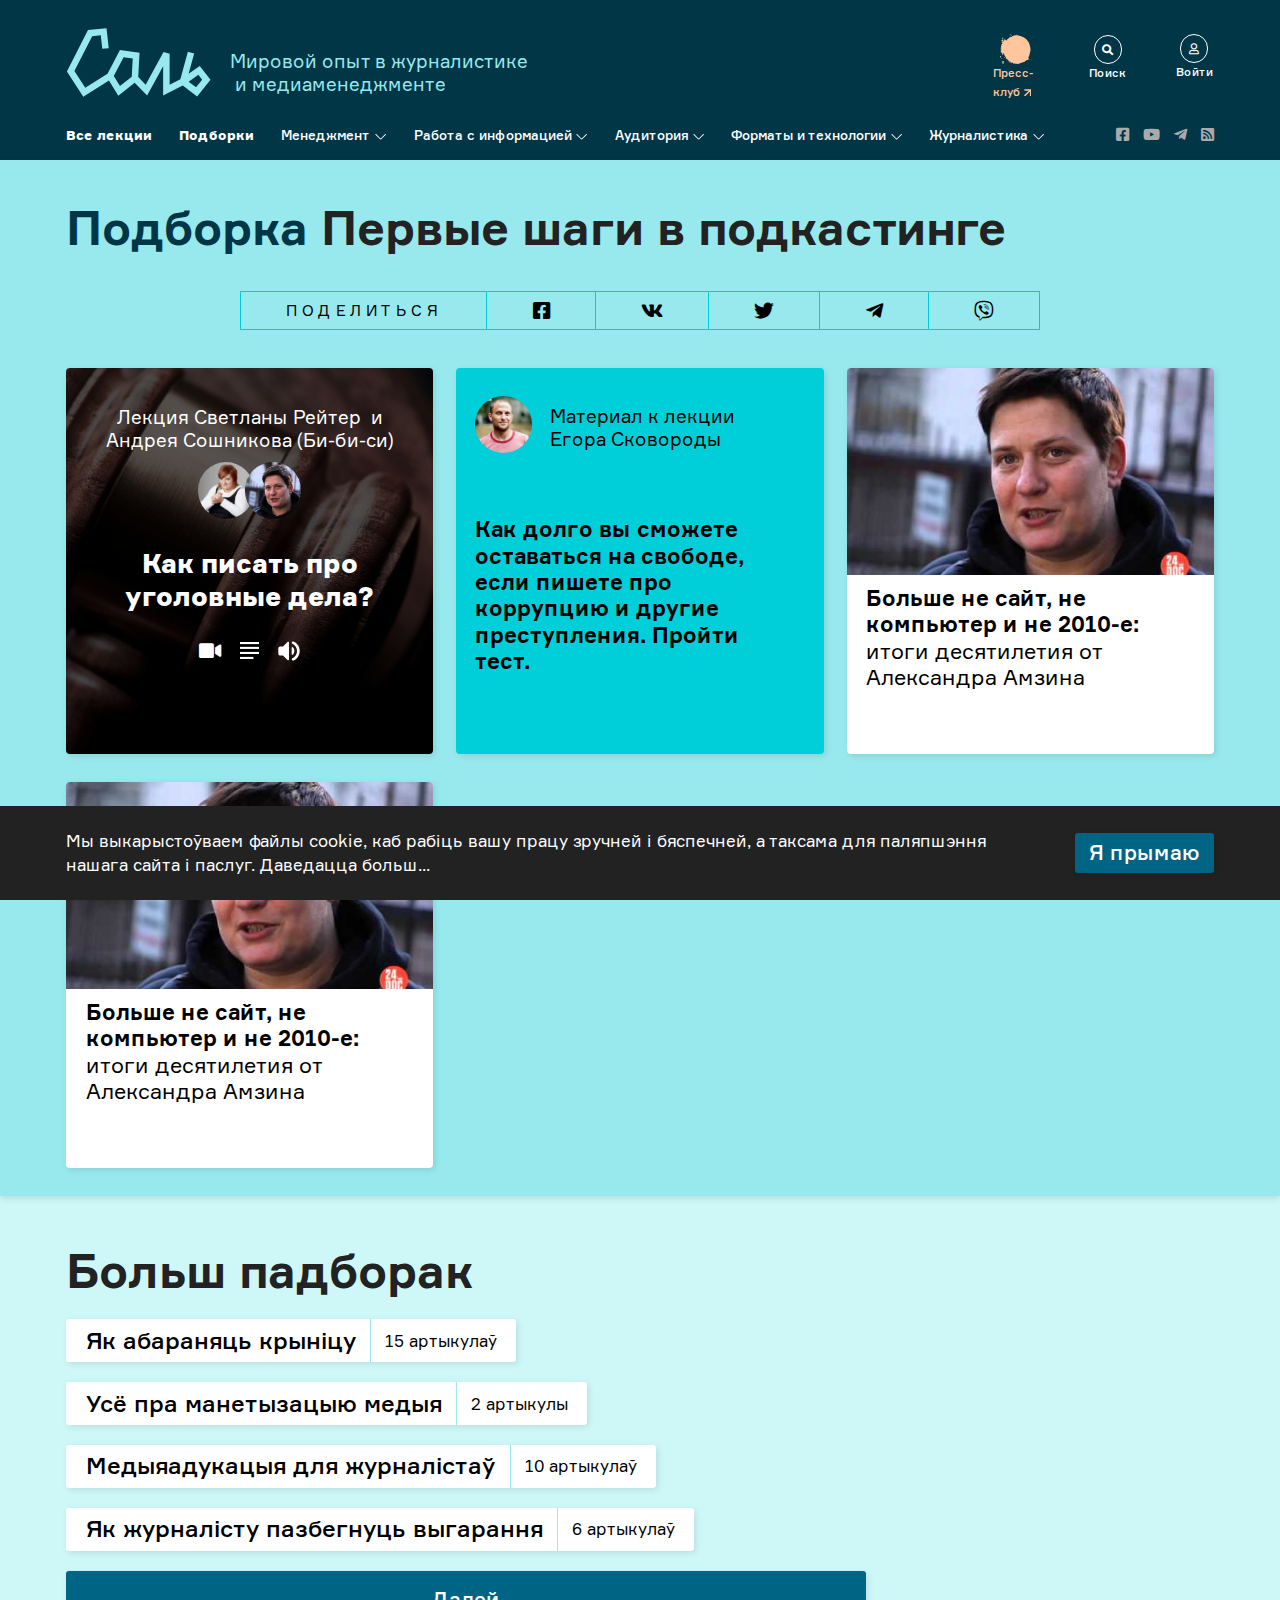
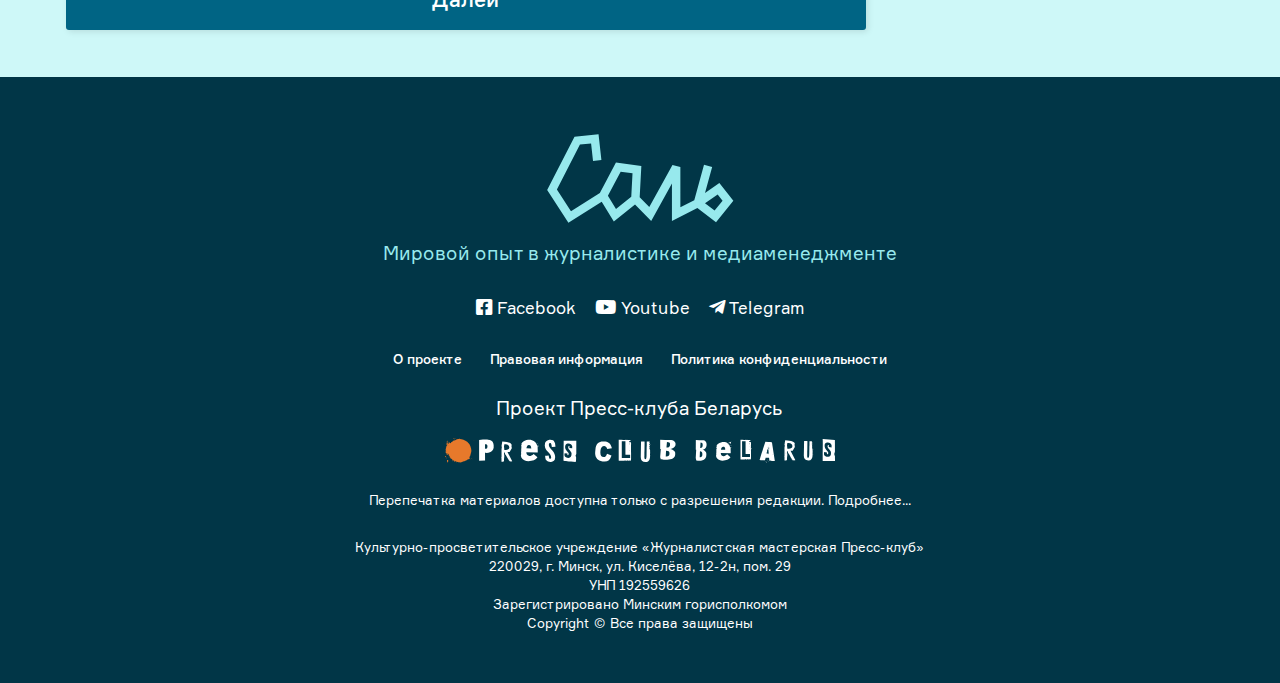
<file: compilation-subpage.html>
<!DOCTYPE html>
<html lang="en">
<head>
    <meta charset="UTF-8">
    <title>Title</title>
    <meta name="viewport" content="width=device-width, initial-scale=1.0, maximum-scale=1.0, user-scalable=no">
    <link href="fonts/Formular/fonts.css" rel="stylesheet" type="text/css"/>
    <link href="fonts/fontawesome/css/all.css" rel="stylesheet" type="text/css"/>
    <link rel="stylesheet" href="js/slick/slick.css">
    <link rel="stylesheet" href="js/slick/slick-theme.css">
    <link href="styles/normalize.css" rel="stylesheet" type="text/css"/>
    <link href="styles/animate.min.css" rel="stylesheet" type="text/css"/>
    <link href="styles/styles.css" rel="stylesheet" type="text/css"/>
</head>

<body class="compilations-page">
    <header class="header show">
    <div class="desktop-header">
        <div class="container">
            <div class="logo-wrapper">
                <a class="logo" href="/">
                    <img src="src/salt-logo.svg" />
                    <p>Мировой опыт в журналистике<br/> и медиаменеджменте</p>
                </a>
                <div class="btn-wrapper">
                    <a class="pc-btn" href="https://press-club.by">
                        <svg width="36" height="32" viewBox="0 0 36 32" fill="none" xmlns="http://www.w3.org/2000/svg">
                            <path d="M12.0002 1.44796V1.52036C12.1398 1.59276 12.2095 1.66516 12.2095 1.66516C12.2095 1.66516 12.2095 1.66516 12.2793 1.66516L12.4188 1.15837H12.5584C12.6979 0.796379 12.8374 0.506786 12.8374 0.434388C12.8374 0.506786 12.6979 0.651583 12.5584 0.796379H12.3491C12.2793 0.868777 12.1398 0.941175 11.9305 1.01357L11.8607 1.23077L11.6514 1.30317L11.5816 1.37556C11.5816 1.52036 11.6514 1.66516 11.7909 1.80995C11.9305 1.59276 12.0002 1.44796 12.0002 1.44796Z" fill="#E7792B"/>
                            <path d="M30.2095 27.4389H30.3491C30.3491 27.5113 30.3491 27.5113 30.3491 27.5837H30.4188C30.4886 27.5837 30.5584 27.5837 30.5584 27.5113H30.4886C30.4886 27.4389 30.4886 27.4389 30.4886 27.3665L30.5584 27.2941C30.2793 27.2941 30.2095 27.3665 30.2095 27.4389C30.2095 27.3665 30.2095 27.3665 30.2095 27.4389Z" fill="#E7792B"/>
                            <path d="M30.6277 27.2217C30.558 27.2217 30.5584 27.2941 30.5584 27.2941C30.5584 27.2941 30.6277 27.2941 30.6277 27.2217C30.6975 27.2941 30.6975 27.2941 30.7673 27.3665V27.2941C30.7673 27.2217 30.6975 27.2217 30.6277 27.2217Z" fill="#E7792B"/>
                            <path d="M17.2324 0.868777C17.2324 0.868777 17.3022 0.868777 17.372 0.868777V0.796379C17.8603 0.868777 18.0696 0.796379 18.0696 0.579184C18.0696 0.434388 18.0696 0.434388 17.9999 0.434388C17.9301 0.434388 17.8603 0.434388 17.8603 0.506786V0.651582H17.7906C17.7906 0.579184 17.7906 0.579184 17.7906 0.579184V0.506786H17.651C17.4417 0.434388 17.2324 0.579184 17.2324 0.796379H17.1627V0.941175L17.2324 0.868777Z" fill="#E7792B"/>
                            <path d="M30.9766 27.6561L30.9068 27.4389H30.837V27.8009C30.9068 27.8009 30.9766 27.7285 31.1161 27.7285C31.1161 27.6561 31.1859 27.6561 31.1859 27.5837C31.1859 27.5113 31.1859 27.4389 31.1161 27.4389C31.1161 27.5837 31.1161 27.6561 30.9766 27.6561Z" fill="#E7792B"/>
                            <path d="M26.3719 29.6109C26.3021 29.6109 26.3021 29.6109 26.3021 29.6109V29.6833L26.3719 29.6109Z" fill="#E7792B"/>
                            <path d="M31.7443 27.5113C31.7443 27.4389 31.7443 27.3665 31.7443 27.3665L31.6745 27.2941H31.6048V27.4389C31.6048 27.4389 31.535 27.4389 31.4652 27.3665C31.4652 27.3665 31.3955 27.3665 31.3257 27.3665V27.5837H31.3955V27.5113C31.3955 27.5113 31.4652 27.5113 31.4652 27.4389H31.7443C31.8141 27.4389 31.8838 27.4389 31.8838 27.4389V27.3665L31.7443 27.5113Z" fill="#E7792B"/>
                            <path d="M31.2557 27.8009C31.2557 28.0181 31.3254 28.0181 31.5347 28.0905V28.0181C31.465 27.8733 31.3952 27.8009 31.2557 27.8009Z" fill="#E7792B"/>
                            <path d="M1.67461 24.8326H1.74437C1.74437 24.7602 1.81414 24.6878 1.81414 24.6878H1.74437C1.74437 24.6154 1.74437 24.6154 1.67461 24.543C1.60484 24.4706 1.60484 24.4706 1.53507 24.4706C1.53507 24.4706 1.53507 24.4706 1.4653 24.4706V24.543H1.53507C1.53507 24.543 1.60484 24.6154 1.67461 24.8326Z" fill="#E7792B"/>
                            <path d="M1.4653 24.543C1.32577 24.6878 1.25566 24.7602 1.25566 24.7602C1.32542 24.7602 1.39519 24.7602 1.46496 24.7602C1.39519 24.6878 1.39554 24.6154 1.4653 24.543Z" fill="#E7792B"/>
                            <path d="M3.55784 28.7421C3.48808 28.7421 3.20901 28.7421 2.7904 28.8145C2.72064 28.8145 2.65087 28.9593 2.51134 29.2489C2.44157 29.3937 2.3718 29.5385 2.3718 29.6833C2.3718 29.8281 2.3718 30.0453 2.44157 30.3349C2.51134 30.3349 2.51134 30.3349 2.5811 30.4072C2.72064 30.6244 2.7904 30.8416 2.7904 30.914C2.7904 30.9864 2.7904 30.9864 2.72064 31.0588C2.65087 31.1312 2.65087 31.2036 2.65087 31.2036C2.65087 31.5656 2.86017 31.7828 3.41831 31.9276C3.41831 31.8552 3.41831 31.8552 3.41831 31.8552C3.41831 31.7828 3.41831 31.638 3.48808 31.5656C3.69738 31.4932 3.83691 31.4208 3.90668 31.3484C3.90668 31.276 3.90668 31.2036 3.83691 31.0588C3.76715 30.914 3.76715 30.8416 3.76715 30.7692C3.76715 30.6968 3.76715 30.6244 3.83691 30.6244C3.90668 30.552 3.90668 30.4796 3.97645 30.4072C4.04621 30.2625 4.04621 30.1177 4.04621 30.0453C4.04621 29.1765 3.90668 28.7421 3.55784 28.7421Z" fill="#E7792B"/>
                            <path d="M5.23229 25.267C5.23229 25.1222 5.23229 24.9774 5.23229 24.7602C5.16252 24.6154 5.09275 24.543 5.02298 24.543C4.81368 24.543 4.74391 24.6154 4.67415 24.7602C4.67415 24.8326 4.74391 24.905 4.88345 24.9774C4.95322 24.9774 5.02298 24.9774 5.16252 24.9774C5.23229 24.9774 5.23229 25.0498 5.23229 25.0498C5.16252 25.1222 5.09275 25.1222 5.02298 25.1222C4.95322 25.1222 4.88345 25.1222 4.81368 25.0498V24.9774C4.74391 24.9774 4.74391 24.9774 4.67415 25.0498C4.67415 25.0498 4.74391 25.1222 4.81368 25.1222H4.67415C4.67415 25.1946 4.67415 25.3394 4.67415 25.5566C4.74391 25.5566 4.74391 25.629 4.81368 25.629V25.4842H4.88345C4.88345 25.4842 4.95322 25.4842 5.02298 25.4842C5.02298 25.4118 5.09275 25.4118 5.09275 25.4118C5.23229 25.4118 5.30205 25.3394 5.30205 25.3394C5.30205 25.3394 5.30205 25.3394 5.30205 25.267H5.23229Z" fill="#E7792B"/>
                            <path d="M10.6749 1.37557C10.7446 1.37557 10.7446 1.37557 10.8144 1.37557L10.8842 1.15837H11.1632L11.233 1.08597C11.233 1.01358 11.233 1.01358 11.233 1.01358H11.1632C11.0237 1.01358 11.0237 0.941177 11.0237 0.941177C11.0237 0.941177 11.1632 0.868779 11.3028 0.79638C11.4423 0.723982 11.5121 0.651584 11.5121 0.579186H11.4423C11.4423 0.579186 11.4423 0.579186 11.3726 0.579186C11.3726 0.506788 11.4423 0.506788 11.4423 0.434389C11.4423 0.289593 11.4423 0.144796 11.3726 0C11.3726 0 11.233 0.0723982 11.0237 0.144796V0.217195H10.8842V0.289593H10.8144C10.8144 0.289593 10.8144 0.289593 10.7446 0.289593C10.6749 0.361991 10.6749 0.506788 10.6749 0.579186H10.7446C10.7446 0.579186 10.7446 0.579186 10.8144 0.579186C10.8144 0.651584 10.8144 0.651584 10.8144 0.723982C10.8144 0.941177 10.6749 1.01358 10.4656 0.941177V0.868779C10.4656 0.79638 10.4656 0.79638 10.3958 0.79638C10.326 0.868779 10.326 0.941177 10.326 1.08597C10.326 1.15837 10.326 1.15837 10.326 1.23077L10.6749 1.37557Z" fill="#E7792B"/>
                            <path d="M2.1627 1.01357C2.1627 1.08597 2.09293 1.08597 2.09293 1.15837C2.02316 1.15837 2.02316 1.15837 2.02316 1.15837H1.88363L1.81386 1.23077C1.81386 1.23077 1.81386 1.23077 1.81386 1.30317H2.09293L2.1627 1.23077V1.01357C2.23247 0.79638 2.23247 0.651584 2.1627 0.506787H2.09293C2.02316 0.506787 1.9534 0.506787 1.9534 0.506787H2.02316C2.02316 0.651584 2.02316 0.79638 2.02316 0.79638C2.1627 0.941177 2.1627 0.941177 2.1627 1.01357Z" fill="#E7792B"/>
                            <path d="M1.53476 24.6878H1.39522V24.7602L1.53476 24.6878Z" fill="#E7792B"/>
                            <path d="M1.18604 23.7466C0.906974 23.5294 0.697672 23.3846 0.558138 23.3846C0.418603 23.3846 0.279069 23.5294 0.209302 23.819C0.0697672 24.1086 0.0697672 24.3258 0 24.543C0 24.6878 0 24.8326 0.0697672 24.905L0.558138 24.9774C0.627905 24.905 0.697672 24.7602 0.837207 24.543H0.906974C0.906974 24.4706 0.976741 24.3258 0.976741 24.1086L1.18604 24.0362V23.7466Z" fill="#E7792B"/>
                            <path d="M1.60454 26.2082H1.53478L1.46501 25.9186C1.39524 25.8462 1.32547 25.8462 1.32547 25.8462C1.18594 25.8462 1.18594 25.9186 1.11617 26.1358C1.11617 26.3529 1.25571 26.4977 1.60454 26.6425C1.67431 26.5701 1.74408 26.2082 1.95338 25.5566C1.88361 25.5566 1.74408 25.4842 1.67431 25.4842C1.60454 25.4842 1.60454 25.7738 1.60454 26.2082Z" fill="#E7792B"/>
                            <path d="M1.8137 1.01357C1.88347 1.01357 1.88347 1.01357 1.95324 0.941177L1.9533 0.868779C1.744 0.868779 1.67417 0.868779 1.67417 0.941177C1.74393 1.01357 1.74393 1.01357 1.8137 1.01357Z" fill="#E7792B"/>
                            <path d="M33.4189 26.9321H33.4887L33.1398 26.6425V26.5701C33.1398 26.5701 33.1398 26.4977 33.1398 26.4253C33.0003 26.3529 32.8608 26.2806 32.791 26.2806C32.7212 26.2806 32.6515 26.3529 32.6515 26.4253C32.6515 26.4977 32.6515 26.4977 32.7212 26.5701H32.791C32.791 26.5701 32.791 26.6425 32.8608 26.6425C32.8608 26.7149 32.8608 26.7873 32.8608 26.8597V27.0045C32.8608 27.0769 32.8608 27.1493 32.791 27.2941C32.8608 27.2217 32.9305 27.2217 33.0003 27.2217C33.0003 27.2217 33.0701 27.2217 33.0701 27.2941C33.0701 27.3665 33.1398 27.3665 33.1398 27.4389H33.2096C33.2096 27.3665 33.2096 27.2941 33.1398 27.2217C33.0003 27.0769 32.9305 26.9321 32.9305 26.8597C32.9305 26.7873 32.9305 26.7873 33.0003 26.7873C33.2096 26.7873 33.2794 26.7873 33.4189 26.9321L33.2794 27.0769H33.3491V27.0045C33.4189 27.0045 33.4189 27.0045 33.4189 26.9321Z" fill="#E7792B"/>
                            <path d="M33.4184 27.0769C33.4184 27.1493 33.4184 27.1493 33.4184 27.0769V27.1493C33.6277 27.1493 33.6975 27.1493 33.6975 27.0769V27.0045C33.6277 27.0769 33.558 27.0769 33.4184 27.0769Z" fill="#E7792B"/>
                            <path d="M34.2562 27.5113L34.1864 27.5837C34.1166 27.5837 34.0469 27.5113 33.9771 27.5113L33.9073 27.5837C33.9073 27.5837 33.9771 27.6561 34.1864 27.7285L34.2562 27.5113C34.1864 27.5113 34.1864 27.4389 34.2562 27.5113Z" fill="#E7792B"/>
                            <path d="M0.976584 13.4661C1.04635 13.4661 1.11612 13.3937 1.11612 13.3937C1.04635 13.3937 0.976584 13.3937 0.976584 13.4661Z" fill="#E7792B"/>
                            <path d="M32.3019 26.8597V26.7873H32.2321V26.5702L32.0926 26.6426H32.1624V26.9321H32.3019V27.0045H32.3717C32.3717 26.9321 32.3717 26.8597 32.3717 26.7873H32.5112L32.581 26.7149C32.581 26.7149 32.581 26.7149 32.581 26.6426C32.4414 26.8597 32.3717 26.8597 32.3019 26.8597Z" fill="#E7792B"/>
                            <path d="M34.3258 27.2217C34.3258 27.1493 34.3258 27.1493 34.3956 27.1493H34.5351C34.5351 27.0769 34.5351 27.0769 34.5351 27.0769C34.5351 27.0045 34.5351 27.0045 34.5351 27.0045V27.0769C34.5351 27.0769 34.4654 27.0769 34.4654 27.0045H34.3956C34.3258 27.0769 34.3258 27.1493 34.3258 27.2941C34.2561 27.2941 34.3258 27.2941 34.3258 27.2217C34.3258 27.2941 34.3258 27.2941 34.3258 27.2941V27.2217Z" fill="#E7792B"/>
                            <path d="M3.83676 5.71946H3.76699V5.79186C3.76699 5.79186 3.76699 5.79186 3.76699 5.86425H3.83676C3.83676 5.79186 3.83676 5.79186 3.83676 5.71946Z" fill="#E7792B"/>
                            <path d="M36 3.11312C35.9302 3.11312 35.8605 3.11312 35.8605 3.11312L35.8601 3.04073H35.4419V3.11312C35.3023 3.11312 35.2326 3.18552 35.093 3.18552L35.0233 3.25792C35.0233 3.33032 35.0233 3.33032 35.0233 3.33032H35.1628C35.3023 3.25792 35.5814 3.18552 35.9302 3.11312C36 3.25792 36 3.18552 36 3.11312Z" fill="#E7792B"/>
                            <path d="M34.3249 27.2941V27.3665C34.3947 27.3665 34.3947 27.4389 34.4644 27.4389H34.604C34.604 27.4389 34.604 27.4389 34.5342 27.3665C34.4644 27.3665 34.4644 27.3665 34.3249 27.2941Z" fill="#E7792B"/>
                            <path d="M35.9998 2.96833C35.9301 2.89593 35.9998 2.89593 35.9998 2.96833C35.8603 2.89593 35.8601 2.96833 35.8601 3.04073C35.9299 3.04073 35.9998 2.96833 35.9998 2.96833Z" fill="#E7792B"/>
                            <path d="M32.7208 27.2217C32.7208 27.2941 32.791 27.2941 32.791 27.2941L32.7905 27.2217H32.7208Z" fill="#E7792B"/>
                            <path d="M2.44201 3.54751C2.51178 3.54751 2.51178 3.54751 2.51178 3.54751V3.47511C2.51178 3.47511 2.51178 3.54751 2.44201 3.54751Z" fill="#E7792B"/>
                            <path d="M2.86058 5.14027L3.00012 5.06787V4.99548C3.00012 4.99548 3.00012 4.92308 3.06988 4.85068C3.13965 4.77828 3.13965 4.77828 3.20942 4.77828C3.34895 4.77828 3.55825 4.85068 3.76756 4.99548V5.35747H3.83732V5.28507H3.90709L3.97686 5.35747V5.42986H4.11639V5.28507C4.18616 5.28507 4.18616 5.28507 4.25593 5.35747V5.42986C4.25593 5.42986 4.25593 5.50226 4.32569 5.50226H4.39546C4.39546 5.35747 4.25593 5.21267 3.97686 5.06787C3.69779 4.92308 3.48849 4.70588 3.34895 4.56109C3.34895 4.41629 3.27918 4.1991 3.13965 3.9095C3.06988 3.9095 3.00012 3.8371 2.86058 3.69231C2.79081 3.61991 2.65128 3.54751 2.65128 3.54751H2.58151V3.61991C2.58151 3.69231 2.51174 3.76471 2.51174 3.9095C2.51174 3.9819 2.51174 3.9819 2.51174 4.0543C2.65128 4.0543 2.72105 4.1267 2.93035 4.1991C2.93035 4.27149 2.93035 4.34389 2.93035 4.41629C2.93035 4.56109 2.79081 4.63348 2.58151 4.70588C2.44198 4.77828 2.30244 4.77828 2.09314 4.85068C2.02337 4.85068 2.02337 4.99548 2.02337 5.21267H2.09314V5.28507C2.09314 5.28507 2.09314 5.28507 2.09314 5.35747H2.23268V5.42986C2.30244 5.42986 2.44198 5.42986 2.51174 5.50226C2.51174 5.57466 2.44198 5.57466 2.44198 5.64706V5.71946C2.44198 5.79186 2.51174 5.79186 2.58151 5.79186C2.65128 5.79186 2.65128 5.79186 2.72105 5.79186V5.71946C2.72105 5.71946 2.72105 5.71946 2.72105 5.64706C2.65128 5.64706 2.58151 5.64706 2.51174 5.64706C2.51174 5.35747 2.65128 5.14027 2.79081 5.21267H2.86058L2.93035 5.28507C2.93035 5.28507 2.93035 5.28507 2.86058 5.14027C2.86058 5.21267 2.86058 5.21267 2.86058 5.14027Z" fill="#E7792B"/>
                            <path d="M1.53476 7.9638C1.53476 7.89141 1.46499 7.81901 1.46499 7.81901L1.39522 7.89141C1.39522 8.0362 1.46499 8.1086 1.67429 8.181V8.1086C1.60452 8.0362 1.60452 8.0362 1.53476 7.9638Z" fill="#E7792B"/>
                            <path d="M3.90687 5.79186H3.8371L3.83676 5.86425C3.90653 5.86425 3.90687 5.86425 3.90687 5.79186Z" fill="#E7792B"/>
                            <path d="M32.1627 18.9683C32.1627 18.8959 32.1627 18.8235 32.1627 18.8235C32.1627 18.6063 32.2325 18.3167 32.3022 17.8824C32.372 17.448 32.372 17.1584 32.4418 16.9412C32.5115 16.0724 32.3022 14.6244 31.8836 12.6697C31.8139 12.4525 31.6743 12.0905 31.465 11.5837C31.3953 11.3665 31.3255 11.0045 31.2557 10.5701C31.186 10.5701 31.186 10.4977 31.1162 10.4253C30.9767 10.0633 30.7674 9.55656 30.4883 8.97738V8.90498C30.4883 8.83258 30.4883 8.83258 30.4185 8.76018C30.3488 8.68778 30.279 8.47059 30.2092 8.181C30.1395 8.181 30.0697 8.181 29.9999 8.1086C29.7906 7.74661 29.372 7.23982 28.8139 6.58823C28.6743 6.44344 28.5348 6.29864 28.465 6.08145C28.186 5.93665 28.1162 5.86425 28.1162 5.71946H28.186C28.186 5.71946 28.1162 5.64706 28.1162 5.57466H27.9069C27.7674 5.42986 27.5581 5.21267 27.279 4.99547V4.85068H27.2092C27.2092 4.85068 27.2092 4.85068 27.1395 4.85068V4.70588C27.0697 4.70588 26.9999 4.70588 26.8604 4.70588V4.56109C26.6511 4.41629 26.372 4.34389 26.0232 4.19909V4.0543C26.0232 4.0543 25.9534 4.0543 25.8837 4.0543C25.8139 4.0543 25.7441 4.0543 25.7441 4.0543V3.9095L25.6744 3.8371H25.6046V3.69231C25.5348 3.69231 25.4651 3.69231 25.3953 3.69231C25.2558 3.69231 24.9069 3.47511 24.3488 3.18552C23.9302 2.96833 23.3023 2.67873 22.6046 2.31674L20.5116 1.73756C20.2325 1.52036 19.5348 1.44796 18.7674 1.30317V1.37556C18.7674 1.37556 18.7674 1.37556 18.7674 1.44796C18 1.44796 17.4418 1.44796 17.0232 1.44796C16.7441 1.44796 15.6279 1.66516 13.7442 2.09955V2.17194C13.7442 2.17194 13.7442 2.17195 13.7442 2.24434C13.3256 2.46154 12.907 2.67873 12.4883 2.96832C12.0697 3.18552 11.6511 3.33032 11.2325 3.25792C11.1628 3.25792 11.1628 3.25792 11.1628 3.18552C11.1628 3.11312 11.2325 3.04072 11.3023 2.96832C11.3721 2.82353 11.4418 2.75113 11.4418 2.75113C11.4418 2.67873 11.3721 2.67873 11.3023 2.67873C11.1628 2.67873 10.9535 2.75113 10.7442 2.82353C10.7442 2.82353 10.7442 2.89593 10.7442 2.96832C10.7442 3.04072 10.7442 3.11312 10.7442 3.18552C10.7442 3.18552 10.6744 3.18552 10.6744 3.11312L10.6046 3.18552C10.6046 3.18552 10.5349 3.18552 10.5349 3.25792C10.5349 3.25792 10.5349 3.25792 10.5349 3.33032C10.6744 3.33032 10.7442 3.33032 10.8139 3.40271L10.7442 3.47511C10.6744 3.47511 10.6046 3.47511 10.6046 3.47511V3.54751H10.6744C10.6744 3.54751 10.6744 3.54751 10.7442 3.54751V3.61991L10.6744 3.69231C10.5349 3.47511 10.4651 3.54751 10.4651 3.54751V3.61991C10.4651 3.69231 10.3256 3.69231 10.1163 3.76471C10.1163 3.8371 10.1163 3.9095 10.0465 3.9819L9.76743 4.0543V4.1267H9.69766V4.19909H9.62789V4.27149H9.55812C9.55812 4.27149 9.55812 4.19909 9.55812 4.1267C9.48836 4.1267 9.48836 4.19909 9.41859 4.19909C9.48836 4.19909 9.48836 4.19909 9.48836 4.19909C9.48836 4.48869 9.20929 4.70588 8.79068 4.77828V4.85068H8.72092V4.92308H8.65115C8.58138 5.06787 8.30231 5.21267 7.81394 5.35747V5.50226C7.60464 5.50226 7.53488 5.57466 7.53488 5.71946C7.53488 5.71946 7.53488 5.71946 7.53488 5.79186C7.67441 5.86425 7.67441 5.93665 7.67441 5.93665C7.67441 6.00905 7.67441 6.00905 7.60464 6.00905C7.60464 6.00905 7.46511 6.15385 7.32557 6.37104H7.25581C7.25581 6.44344 7.25581 6.51584 7.18604 6.58823H7.11627C7.11627 6.58823 7.11627 6.58823 7.0465 6.58823L6.8372 6.95023C6.76744 6.95023 6.76744 6.95023 6.69767 6.95023C6.6279 6.87783 6.48837 6.73303 6.27906 6.58823C6.2093 6.58823 6.06976 6.51584 5.93023 6.44344L5.72093 6.08145C5.65116 5.71946 5.58139 5.57466 5.51163 5.57466L5.44186 5.64706C5.44186 5.71946 5.44186 5.71946 5.44186 5.79186C5.44186 5.86425 5.44186 5.93665 5.37209 6.00905C5.30232 6.00905 5.23256 5.93665 5.09302 5.93665V6.00905C5.09302 6.00905 5.09302 6.00905 5.09302 6.08145H5.02325C4.88372 6.08145 4.88372 6.00905 4.88372 5.86425C4.88372 5.79185 4.95349 5.64706 5.02325 5.42986C5.09302 5.42986 5.16279 5.50226 5.23256 5.50226C5.23256 5.42986 5.23256 5.28507 5.09302 5.14027C5.02325 4.99547 4.95349 4.92308 4.88372 4.92308C4.88372 4.92308 4.81395 4.92308 4.74419 4.99547V5.06787H4.67442C4.67442 5.06787 4.67442 5.06787 4.60465 5.06787C4.67442 5.06787 4.67442 5.21267 4.74419 5.35747H4.88372V5.42986C4.88372 5.50226 4.74419 5.50226 4.53488 5.50226C4.53488 5.57466 4.46512 5.57466 4.46512 5.57466C4.46512 5.57466 4.53488 5.64706 4.67442 5.64706C4.67442 5.71946 4.67442 5.86425 4.67442 5.93665C4.67442 6.08145 4.67442 6.22624 4.60465 6.37104H4.53488C4.53488 6.37104 4.53488 6.37104 4.46512 6.37104V6.44344C4.46512 6.51584 4.46512 6.51584 4.46512 6.58823H4.53488V6.66063H4.60465V6.73303C4.81395 6.80543 4.74419 6.80543 4.67442 6.80543C4.60465 6.80543 4.46512 6.73303 4.39535 6.73303V6.80543H4.32558L4.25582 6.87783C4.39535 6.95023 4.39535 6.95023 4.39535 7.02262C4.39535 7.02262 4.39535 7.02262 4.32558 7.02262C4.25582 7.02262 4.25582 7.02262 4.25582 7.09502V7.16742H4.32558C4.32558 7.23982 4.32558 7.23982 4.25582 7.31222C4.18605 7.38462 4.18605 7.38462 4.18605 7.45701H4.25582C4.32558 7.45701 4.32558 7.45701 4.32558 7.52941C4.32558 7.67421 4.18605 7.67421 4.04651 7.67421C4.04651 7.67421 3.90698 7.60181 3.69768 7.38462C3.48838 7.16742 3.34884 7.09502 3.20931 7.02262V6.95023H3.06977V6.87783C3.06977 6.87783 3.13954 6.80543 3.20931 6.80543C3.27907 6.73303 3.34884 6.73303 3.34884 6.66063H3.20931V6.51584L3.00001 6.44344V6.37104C3.00001 6.29864 3.00001 6.22624 3.06977 6.22624C3.06977 6.22624 3.06977 6.22624 3.00001 6.22624C2.86047 6.22624 2.7907 6.15385 2.7907 6.08145C2.7907 6.00905 2.86047 6.00905 2.86047 6.00905C2.93024 6.00905 2.93024 6.00905 2.93024 6.00905H3.00001C3.00001 5.93665 3.00001 5.86425 3.00001 5.79186H3.06977C3.06977 5.79186 3.06977 5.79186 3.13954 5.79186V5.71946C3.13954 5.71946 3.13954 5.71946 3.13954 5.64706C3.13954 5.64706 3.20931 5.64706 3.27907 5.64706C3.41861 5.71946 3.48838 5.71946 3.48838 5.64706V5.57466H3.41861C3.41861 5.57466 3.34884 5.57466 3.27907 5.57466V5.35747H3.20931C3.20931 5.35747 3.20931 5.35747 3.13954 5.35747V5.57466H3.06977C3.06977 5.57466 3.06977 5.57466 3.06977 5.50226V5.28507H3.00001C3.00001 5.35747 2.93024 5.35747 2.86047 5.42986C2.7907 5.50226 2.72105 5.57466 2.72105 5.64706C2.72105 5.64706 2.7907 5.71946 2.7907 5.79186C2.86047 5.86425 2.86047 5.86425 2.86047 5.93665C2.7907 6.00905 2.5814 6.15385 2.23257 6.29864C2.1628 6.37104 2.02326 6.44344 1.81396 6.44344C1.60466 6.44344 1.46513 6.44344 1.46513 6.44344L1.39536 6.51584C1.39536 6.58824 1.39536 6.58823 1.46513 6.66063C1.53489 6.66063 1.53489 6.73303 1.60466 6.80543C1.60466 6.80543 1.60466 6.87783 1.53489 6.87783C1.53489 6.87783 1.53489 6.87783 1.53489 6.95023C1.9535 7.09502 2.1628 7.16742 2.1628 7.16742C2.1628 7.23982 2.09303 7.23982 2.02326 7.23982C1.9535 7.16742 1.88373 7.16742 1.81396 7.16742L1.7442 7.23982C1.7442 7.23982 1.7442 7.23982 1.7442 7.31222C1.81396 7.31222 1.9535 7.38462 2.1628 7.38462V7.45701H2.23257C2.23257 7.45701 2.23257 7.45701 2.30233 7.52941C2.30233 7.74661 2.3721 7.8914 2.44187 7.8914C2.44187 7.8914 2.44187 7.8914 2.51163 7.8914V7.819L2.5814 7.74661H2.65117C2.72094 7.74661 2.7907 7.819 2.7907 7.8914C2.7907 7.9638 2.7907 8.0362 2.72094 8.1086H2.5814C2.5814 8.1086 2.5814 8.181 2.5814 8.25339C2.5814 8.32579 2.5814 8.39819 2.5814 8.39819C2.51163 8.39819 2.51163 8.39819 2.44187 8.39819C2.3721 8.39819 2.30233 8.39819 2.23257 8.32579C2.09303 8.0362 2.09303 7.8914 2.09303 7.8914H2.02326V7.9638C1.9535 7.9638 1.88373 7.9638 1.81396 7.9638C1.81396 8.0362 1.81396 8.1086 1.7442 8.1086L1.67443 8.0362L1.67429 8.1086C1.67429 8.1086 1.67429 8.1086 1.67429 8.181L1.81396 8.181V8.25339H1.88373C1.9535 8.25339 1.9535 8.25339 2.02326 8.25339V8.181C2.02326 8.181 2.02326 8.181 2.02326 8.1086C2.09303 8.1086 2.1628 8.1086 2.1628 8.1086C2.23257 8.1086 2.30233 8.1086 2.3721 8.181V8.25339C2.3721 8.25339 2.3721 8.25339 2.3721 8.32579C2.44187 8.32579 2.44187 8.39819 2.51163 8.39819C2.5814 8.39819 2.5814 8.39819 2.65117 8.39819V8.32579L2.72094 8.25339C2.72094 8.25339 2.72094 8.181 2.7907 8.181C2.86047 8.181 2.93024 8.25339 2.93024 8.39819C2.93024 8.47059 2.93024 8.54299 2.86047 8.54299C2.7907 8.54299 2.7907 8.47059 2.72094 8.47059C2.65117 8.47059 2.5814 8.47059 2.51163 8.47059V8.68778H2.44187C2.3721 8.68778 2.3721 8.68778 2.3721 8.61539V8.47059C2.30233 8.47059 2.30233 8.39819 2.23257 8.39819C2.1628 8.39819 2.09303 8.39819 2.09303 8.47059C2.09303 8.54299 2.09303 8.61539 2.09303 8.68778H2.02326C1.9535 8.68778 1.88373 8.68778 1.7442 8.68778C1.7442 8.83258 1.67443 8.90498 1.53489 8.90498C1.53489 8.90498 1.46513 8.90498 1.46513 8.83258V8.68778C1.39536 8.68778 1.32559 8.76018 1.32559 8.90498C1.32559 9.04977 1.39536 9.12217 1.46513 9.12217H1.53489C1.53489 8.97738 1.60466 8.90498 1.60466 8.90498C1.60466 8.90498 1.60466 8.90498 1.60466 8.97738V9.04978L1.67443 9.12217C1.67443 9.12217 1.67443 9.12217 1.7442 9.12217V9.04978C1.81396 9.04978 1.88373 9.04978 1.88373 9.04978C1.9535 9.04978 1.9535 9.12217 1.9535 9.12217V9.19457C1.9535 9.19457 1.9535 9.19457 1.9535 9.26697H2.02326C2.09303 9.33937 2.09303 9.33937 2.1628 9.33937V9.41177C2.1628 9.41177 2.1628 9.41177 2.1628 9.48416H2.72094V9.62896H2.7907L2.86047 9.70136V9.77376L2.7907 9.84615C2.72094 9.84615 2.65117 9.77376 2.5814 9.77376V9.84615C2.51163 9.77376 2.44187 9.77376 2.3721 9.77376C2.3721 9.84616 2.3721 9.91855 2.3721 9.99095H2.23257V10.1357H2.1628L2.09303 10.2081C2.1628 10.2805 2.23257 10.3529 2.23257 10.2805L2.09303 10.5701C2.09303 10.5701 2.02326 10.5701 2.02326 10.4977H1.9535C1.9535 10.5701 1.88373 10.7149 1.88373 10.8597H1.81396C1.81396 10.9321 1.88373 10.9321 2.02326 11.0045V11.0769C2.02326 11.0769 2.02326 11.0769 1.9535 11.0769H1.81396V11.2217C1.81396 11.2217 1.81396 11.2217 1.7442 11.2217V10.9321L1.67443 10.8597C1.67443 10.8597 1.67443 10.8597 1.60466 10.8597V11.0045H1.53489L1.46513 11.0769C1.46513 11.0769 1.46513 11.0769 1.46513 11.1493H1.53489C1.53489 11.2941 1.46513 11.3665 1.39536 11.4389V11.5113C1.39536 11.5113 1.32559 11.5837 1.32559 11.6561H1.39536C1.39536 11.6561 1.39536 11.6561 1.46513 11.6561C1.39536 11.7285 1.39536 11.8009 1.39536 12.0181H1.53489V12.0905C1.53489 12.1629 1.53489 12.2353 1.46513 12.3077H1.39536C1.39536 12.3801 1.46513 12.3801 1.60466 12.4525C1.60466 12.5249 1.53489 12.5973 1.53489 12.6697H1.60466C1.60466 12.6697 1.60466 12.6697 1.67443 12.6697V12.7421L1.60466 12.8145H1.53489C1.46513 12.8145 1.46513 12.8145 1.46513 12.7421V12.6697H1.39536C1.39536 12.6697 1.39536 12.6697 1.32559 12.6697V12.5249L1.25582 12.4525C1.18606 12.4525 1.11629 12.5973 1.11629 12.8145H1.18606V12.8869C1.18606 12.8869 1.18606 12.8869 1.18606 12.9593C1.32559 12.9593 1.39536 13.0317 1.39536 13.1041C1.32559 13.1041 1.25582 13.1765 1.18606 13.2489C1.18606 13.2489 1.18606 13.2489 1.18606 13.3213H1.32559V13.3937C1.32559 13.4661 1.25582 13.5385 1.11629 13.5385L1.04667 13.4661V13.5385C1.04667 13.5385 1.04652 13.5385 1.04652 13.6109C1.18606 13.6109 1.18606 13.6833 1.18606 13.6833H1.04652C1.04652 13.6833 1.04652 13.6833 0.976756 13.6833C0.976756 13.7557 0.976756 13.7557 1.04652 13.8281H1.11629C1.11629 13.8281 1.11629 13.8281 1.18606 13.8281V13.9005C1.18606 13.9729 1.18606 13.9729 1.11629 13.9729C1.11629 13.9729 1.04652 13.9729 1.04652 13.9005H0.976756C0.976756 13.9729 0.976756 13.9729 0.976756 14.0453C0.976756 14.1176 0.976756 14.2624 0.906988 14.4072C0.837221 14.3348 0.767454 14.3348 0.697687 14.3348V14.4796C0.697687 14.4796 0.62792 14.4796 0.62792 14.4072C0.62792 14.4072 0.62792 14.4072 0.558152 14.4072C0.558152 14.4796 0.558152 14.4796 0.558152 14.4796C0.558152 14.6968 0.558152 14.8416 0.62792 14.8416H0.697687C0.697687 14.552 0.697687 14.4072 0.767454 14.4072L0.837221 14.4796V14.552C0.837221 14.6244 0.837221 14.6244 0.837221 14.6244C0.837221 14.6244 0.906988 14.552 0.906988 14.4796C0.976756 14.4072 0.976756 14.3348 0.976756 14.3348C0.976756 14.3348 0.976756 14.3348 0.976756 14.4072V14.4796H1.04652L1.11629 14.552V14.6244C1.11629 14.6244 1.11629 14.6244 1.11629 14.6968H1.18606C1.18606 14.6968 1.18606 14.6968 1.25582 14.6968C1.25582 14.7692 1.25582 14.7692 1.25582 14.8416C1.25582 14.9864 1.18606 14.9864 1.11629 14.9864C1.04652 14.9864 1.04652 14.9864 0.976756 14.914V14.8416C0.906989 14.8416 0.906988 14.7692 0.906988 14.7692C0.837221 14.7692 0.767454 14.8416 0.767454 15.0588H0.62792L0.558152 15.1312C0.558152 15.1312 0.558152 15.1312 0.558152 15.2036H0.697687C0.767454 15.4208 0.697687 15.4932 0.697687 15.638C0.767454 15.7104 0.767454 15.7104 0.767454 15.7104H0.837221C0.767454 15.7828 0.767454 15.7828 0.767454 15.9276C0.767454 16 0.767454 16.0724 0.767454 16.1448H0.837221C0.906989 16.2172 0.906988 16.362 0.906988 16.5068H0.976756C0.976756 16.5068 0.976756 16.5068 1.04652 16.5068V16.6516C1.11629 16.724 1.18606 16.7964 1.18606 16.7964H1.25582C1.18606 16.724 1.18606 16.6516 1.18606 16.5068H1.25582C1.32559 16.5068 1.39536 16.5068 1.46513 16.5792H1.32559C1.39536 16.5792 1.46513 16.6516 1.46513 16.724L1.39536 16.7964H1.32559C1.32559 16.7964 1.32559 16.7964 1.25582 16.7964V16.8688C1.25582 16.9412 1.32559 17.0136 1.46513 17.086C1.60466 17.1584 1.67443 17.1584 1.67443 17.2308C1.67443 17.2308 1.67443 17.2308 1.60466 17.2308C1.53489 17.3032 1.39536 17.3032 1.39536 17.3756C1.39536 17.3032 1.39536 17.2308 1.46513 17.1584V17.086H1.39536V17.1584C1.39536 17.2308 1.39536 17.2308 1.32559 17.2308L1.25582 17.3032V17.1584L1.18606 17.086C1.18606 17.086 1.18606 17.086 1.11629 17.086C1.11629 17.2308 1.04652 17.3756 0.976756 17.5928H0.906988C0.837221 17.5928 0.837221 17.5928 0.837221 17.5928C0.837221 17.6652 0.906989 17.6652 1.04652 17.6652V17.7376C1.04652 17.7376 1.04652 17.7376 0.976756 17.7376C0.906989 17.7376 0.837221 17.7376 0.697687 17.7376V17.81H0.62792L0.558152 17.8824C0.558152 17.8824 0.558152 17.8824 0.558152 17.9548C0.697687 18.0272 0.697687 18.0272 0.697687 18.0272L0.767454 18.0996C0.697687 18.1719 0.697687 18.2443 0.697687 18.3167C0.906989 18.3167 0.976756 18.3167 0.976756 18.3891C0.976756 18.3891 0.976756 18.4615 0.906988 18.4615H0.837221L0.767454 18.5339L1.11629 18.6787V18.7511C1.11629 18.7511 1.11629 18.7511 1.11629 18.8235C1.04652 18.8235 1.04652 18.7511 0.976756 18.7511C0.906989 18.7511 0.906989 18.7511 0.837221 18.7511C0.837221 18.7511 0.837221 18.8235 0.837221 18.8959C0.837221 18.9683 0.837221 19.0407 0.767454 19.1131C0.767454 19.2579 0.697687 19.3303 0.697687 19.4027C0.906989 19.6199 1.18606 19.7647 1.39536 19.7647C1.7442 19.8371 1.9535 19.8371 2.02326 19.9095V19.9819C2.02326 19.9819 2.02326 19.9819 1.9535 19.9819C1.88373 19.9819 1.88373 19.9819 1.81396 20.0543C1.81396 20.1991 1.88373 20.3439 2.1628 20.4163C2.3721 20.6335 2.51163 20.7783 2.51163 20.9231L2.44187 20.9955C2.44187 20.9955 2.3721 20.9955 2.30233 20.9955C2.23257 20.9955 2.23257 20.9955 2.1628 20.9231C2.1628 20.8507 2.09303 20.8507 2.09303 20.7783C2.02326 20.9231 1.9535 20.9955 1.9535 21.1403C1.9535 21.2127 1.9535 21.3575 2.02326 21.4299H2.09303C2.09303 21.4299 2.09303 21.4299 2.1628 21.5023C2.23257 21.8643 2.44187 22.0091 2.72094 22.0091V21.9367C2.7907 22.0091 2.93024 22.0814 3.13954 22.0814C3.34884 21.9367 3.41861 21.7919 3.41861 21.5023C3.41861 21.2851 3.41861 21.0679 3.27907 20.8507C3.20931 20.8507 3.13954 20.8507 3.06977 20.8507C3.06977 20.7783 3.06977 20.7783 3.06977 20.7059H3.00001V20.4163H2.93024C2.86047 20.4163 2.86047 20.4163 2.86047 20.3439C2.7907 20.1991 2.86047 20.1991 3.06977 20.1991C3.13954 20.1991 3.13954 20.2715 3.20931 20.2715C3.20931 20.2715 3.20931 20.3439 3.13954 20.3439C3.13954 20.4163 3.20931 20.4163 3.20931 20.4887H3.27907C3.20931 20.4163 3.20931 20.3439 3.20931 20.2715C3.27907 20.2715 3.27907 20.2715 3.34884 20.2715C3.48838 20.2715 3.55814 20.3439 3.55814 20.4163H3.41861C3.34884 20.4163 3.34884 20.4163 3.34884 20.4163V20.4887H3.41861V20.5611L3.48838 20.4887H3.41861L3.34884 20.5611L3.41861 20.6335C3.48838 20.6335 3.55814 20.6335 3.62791 20.6335C3.62791 20.8507 3.69768 20.9955 3.83721 20.9955C3.90698 20.9955 3.97675 20.8507 4.11628 20.5611H4.18605C4.25582 20.5611 4.25582 20.5611 4.25582 20.6335C4.32558 20.9231 4.46512 21.2127 4.53488 21.5023C4.53488 21.5747 4.46512 21.7195 4.46512 21.8643C4.46512 22.0091 4.46512 22.2262 4.46512 22.4434L4.67442 22.8054C4.74419 22.8054 4.81395 22.8054 4.95349 22.8778C5.37209 23.6018 5.79069 24.3258 6.2093 24.9774C6.2093 25.1222 6.27906 25.4118 6.4186 25.7014C6.48837 25.7014 6.55813 25.7014 6.6279 25.7738C6.6279 25.8462 6.55813 25.9186 6.55813 25.9909C6.6279 25.9186 6.69767 25.9186 6.76744 25.9186C6.76744 26.1357 6.76744 26.3529 6.90697 26.6425C7.11627 26.7149 7.46511 26.9321 7.95348 27.1493C8.09301 27.3665 8.44185 27.7285 8.93022 28.2353C9.06975 28.2353 9.27906 28.4525 9.55812 28.8145C9.62789 28.8145 9.62789 28.8145 9.69766 28.8869C9.76743 28.8869 9.76743 28.9593 9.76743 29.0317C9.76743 29.1041 9.62789 29.1765 9.48836 29.3213C9.27906 29.3937 9.20929 29.5385 9.20929 29.6833C9.20929 29.9729 9.41859 30.19 9.83719 30.19C10.0465 30.19 10.186 30.0452 10.186 29.7557C10.186 29.3213 10.1163 29.1041 9.83719 29.0317H9.90696C10.1163 29.0317 10.4651 29.1765 10.9535 29.3937C10.9535 29.4661 10.9535 29.6109 11.0232 29.7557H11.093C11.1628 29.7557 11.2325 29.7557 11.3023 29.8281V29.9005C11.2325 30.2624 11.3023 30.552 11.3721 30.6968C11.4418 30.8416 11.6511 30.9864 12 31.0588C12 31.0588 11.9302 31.0588 11.9302 30.9864L12 30.914H12.0697C12.0697 30.8416 12.0697 30.7692 12.0697 30.6968C12.0697 30.6244 12 30.4796 12.0697 30.4796C12.0697 30.4072 12.0697 30.3348 12.1395 30.2624C12.2093 30.2624 12.279 30.3348 12.4883 30.4072V30.3348C12.6279 30.4072 12.8372 30.4796 13.1163 30.6244V30.552L13.186 30.4796C13.7442 30.552 14.0232 30.6244 14.0232 30.8416V30.914H13.8837V31.7828H13.9535C13.9535 31.7828 13.9535 31.7828 14.0232 31.7828V31.638H14.1628V31.5656C14.1628 31.5656 14.1628 31.5656 14.1628 31.4932C14.2325 31.4932 14.2325 31.4932 14.3023 31.4932C14.3023 31.4932 14.3721 31.4932 14.3721 31.5656C14.3721 31.638 14.3721 31.638 14.3023 31.7104V31.7828C14.4418 31.7828 14.5116 31.638 14.5116 31.4208C14.5814 31.2036 14.6511 31.1312 14.7209 31.1312C14.6511 31.1312 14.7907 31.2036 15.1395 31.276C15.2093 31.276 15.3488 31.276 15.4883 31.276C15.6279 31.276 15.8372 31.276 16.0465 31.3484C16.0465 31.4208 16.0465 31.4932 16.0465 31.4932C16.3255 31.638 16.6046 31.638 16.8837 31.638H17.093C17.2325 31.5656 17.4418 31.4932 17.6511 31.4932V31.5656C17.6511 31.5656 17.6511 31.5656 17.6511 31.638H17.7907V31.7104C17.7907 31.7104 17.7907 31.7104 17.7907 31.7828C17.8604 31.7828 17.8604 31.7104 17.8604 31.638C17.9302 31.638 17.9302 31.638 18 31.638C18.0697 31.638 18.0697 31.638 18.1395 31.7104V31.8552C18.3488 31.8552 18.6279 31.8552 18.9767 31.8552V32H19.0465V31.9276C19.0465 31.9276 19.0465 31.9276 19.0465 31.8552C19.1162 31.8552 19.1162 31.9276 19.186 31.9276C19.2558 31.9276 19.3255 31.9276 19.3953 31.9276C19.3953 31.8552 19.3953 31.7828 19.3953 31.7104C19.5348 31.7104 19.7441 31.638 20.093 31.5656C20.1627 31.5656 20.2325 31.638 20.3023 31.638C20.372 31.638 20.4418 31.638 20.5116 31.638C20.5116 31.4932 20.5813 31.3484 20.7209 31.2036H20.7906C20.9999 31.276 21.3488 31.2036 21.8372 31.0588C21.8372 30.914 21.9767 30.7692 22.2558 30.6244V30.6968C22.3255 30.6968 22.3255 30.7692 22.3953 30.7692C22.4651 30.7692 22.5348 30.6968 22.7441 30.552C22.9534 30.4072 23.093 30.3348 23.3023 30.3348C23.4418 30.3348 23.5116 30.4072 23.5116 30.4796C23.5116 30.552 23.5813 30.6244 23.5813 30.6244C23.6511 30.6244 23.7906 30.4796 23.9302 30.2624H23.9999V30.19C23.9999 30.1176 23.9999 30.1176 24.0697 30.0452C24.4185 30.0452 24.6976 30.0452 24.7674 29.9005C24.9069 29.7557 25.0464 29.6833 25.186 29.6833V29.6109L25.2558 29.5385C25.3255 29.4661 25.3953 29.4661 25.4651 29.4661C25.6046 29.4661 25.7441 29.5385 25.8139 29.6109C25.8139 29.5385 25.8837 29.5385 25.9534 29.4661C25.9534 29.4661 26.1627 29.3213 26.6511 29.1041C26.6511 29.0317 26.6511 28.8869 26.6511 28.7421C26.6511 28.7421 26.7209 28.6697 26.7906 28.6697L26.9302 28.7421V28.8869L26.9999 28.9593H27.0697C27.0697 28.8869 27.0697 28.8869 27.0697 28.8145C27.0697 28.7421 27.0697 28.7421 27.1395 28.6697C27.1395 28.5973 27.2092 28.5973 27.279 28.5973C27.3488 28.5973 27.3488 28.6697 27.4185 28.6697C27.4185 28.7421 27.3488 28.8145 27.3488 28.8869C27.4185 28.8145 27.4883 28.7421 27.4883 28.5973H27.3488V28.5249C27.4883 28.5249 27.5581 28.4525 27.6278 28.3801V28.3077H27.5581C27.4185 28.3077 27.4185 28.2353 27.4185 28.2353L27.4883 28.1629H27.6278C27.7674 28.1629 27.8371 28.1629 27.9069 28.2353V28.3801H27.9767C27.9767 28.3077 27.9069 28.2353 27.9069 28.1629H28.0464V28.0905H27.9767C27.9069 28.0905 27.9069 28.0905 27.9069 28.0181L27.9767 27.9457H28.0464C28.0464 27.9457 28.0464 27.9457 28.1162 27.9457V27.8733C28.1162 27.8733 28.1162 27.8009 28.186 27.8009C28.186 27.7285 28.2557 27.7285 28.2557 27.7285C28.3255 27.7285 28.3255 27.7285 28.3953 27.8009V27.8733H28.465C28.465 27.8733 28.465 27.8733 28.5348 27.8733V27.8009L28.6743 27.7285C28.6743 27.6561 28.6743 27.6561 28.7441 27.5837C28.8139 27.6561 28.9534 27.6561 29.2325 27.7285C29.2325 27.6561 29.2325 27.6561 29.3022 27.6561C29.5116 27.5837 29.7209 27.5113 29.8604 27.5113C29.8604 27.5113 29.8604 27.5113 29.9302 27.5113V27.4389C29.9302 27.4389 29.8604 27.4389 29.7906 27.4389C29.7209 27.4389 29.6511 27.4389 29.5813 27.4389V27.3665C29.5116 27.3665 29.5116 27.3665 29.5116 27.2941C29.5116 27.2217 29.5813 27.2217 29.7209 27.2217C29.7209 27.2217 29.7209 27.2217 29.7906 27.2217C29.7906 27.2217 29.7906 27.2941 29.7209 27.2941C29.7209 27.2941 29.7906 27.2941 29.7906 27.3665C29.7906 27.3665 29.7906 27.4389 29.8604 27.4389C29.9302 27.4389 29.9302 27.4389 29.9999 27.3665V27.2941C29.9999 27.2941 29.9999 27.2941 29.9999 27.2217C30.279 27.2217 30.4185 27.1493 30.4185 27.0045H30.3488V26.8597C30.279 26.8597 30.2092 26.8597 30.0697 26.8597C29.9999 26.7873 29.9999 26.7873 29.9999 26.7149C29.9999 26.6425 30.0697 26.5701 30.1395 26.5701C30.279 26.6425 30.3488 26.7149 30.4883 26.7873C30.4185 26.7149 30.4185 26.5701 30.4185 26.3529H30.4883C30.5581 26.3529 30.5581 26.3529 30.5581 26.4253C30.4883 26.9321 30.5581 27.2217 30.7674 27.2217C30.9767 27.2217 31.0464 27.2217 31.0464 27.0769V27.0045H30.9069C30.9069 26.9321 30.9069 26.9321 30.9069 26.8597C30.9069 26.7873 30.9069 26.7149 30.9069 26.7149H30.7674C30.7674 26.6425 30.7674 26.6425 30.7674 26.5701C30.7674 26.4977 30.7674 26.4977 30.8371 26.4253H30.9069C30.9069 26.3529 30.8371 26.3529 30.7674 26.2805V26.3529C30.7674 26.3529 30.7674 26.3529 30.7674 26.4253C30.6976 26.4253 30.6278 26.3529 30.6278 26.2805H30.6976V26.2081C30.6976 26.2081 30.6976 26.2081 30.6976 26.1357H30.7674C30.7674 26.0633 30.7674 26.0633 30.7674 26.0633H30.9069C30.9069 25.9909 30.8371 25.9909 30.8371 25.9186V25.9909C30.8371 25.9909 30.8371 25.9909 30.8371 26.0633C30.8371 26.0633 30.7674 26.0633 30.7674 25.9909C30.7674 25.9909 30.7674 25.9909 30.6976 25.9909V25.8462H30.6278C30.6278 25.8462 30.6278 25.8462 30.5581 25.8462V25.9909H30.4883C30.4883 25.9909 30.4883 25.9909 30.4185 25.9909V26.0633H30.3488C30.279 26.0633 30.279 25.9909 30.1395 25.7738C30.0697 25.5566 29.9999 25.4842 29.9302 25.4118C29.9999 25.4118 30.0697 25.4118 30.1395 25.3394C30.1395 25.1946 30.2092 24.905 30.279 24.6154H30.4185V24.543C30.4185 24.543 30.4185 24.543 30.4185 24.4706C30.4185 24.4706 30.3488 24.4706 30.279 24.4706C30.3488 24.3982 30.5581 24.2534 30.7674 23.9638C30.8371 23.819 30.9069 23.6018 30.9767 23.3846H31.0464C30.9767 23.3122 30.9767 23.1674 30.9767 23.095C30.9767 23.0226 31.0464 22.9502 31.1162 22.8054C31.186 22.6606 31.2557 22.5882 31.2557 22.5882C31.3255 22.2986 31.3953 21.9367 31.465 21.3575H31.6046V21.2127C31.6046 20.9231 31.6743 20.6335 31.7441 20.1991C31.8836 19.7647 31.9534 19.4027 31.9534 19.2579C32.1627 19.1131 32.1627 19.0407 32.1627 18.9683ZM2.65117 6.29864C2.65117 6.22624 2.65117 6.22624 2.65117 6.29864C2.65117 6.22624 2.72094 6.22624 2.72094 6.22624C2.65117 6.22624 2.65117 6.29864 2.65117 6.29864ZM2.3721 8.90498V8.83258H2.44187L2.3721 8.90498ZM1.88373 11.4389C1.88373 11.3665 1.88373 11.3665 1.9535 11.3665L1.88373 11.4389ZM1.7442 11.5113C1.7442 11.5837 1.7442 11.5837 1.7442 11.5113C1.67443 11.5113 1.67443 11.5113 1.67443 11.5113H1.7442ZM1.53489 12.5973C1.53489 12.5249 1.53489 12.5249 1.53489 12.4525C1.53489 12.5249 1.53489 12.5973 1.53489 12.7421C1.53489 12.6697 1.53489 12.6697 1.53489 12.5973ZM1.25582 15.8552C1.25582 15.9276 1.32559 15.9276 1.25582 15.8552V15.8552ZM1.25582 16.0724C1.18606 16.0724 1.18606 16.0724 1.25582 16.0724C1.25582 16 1.18606 16 1.25582 16.0724ZM1.04652 16.1448V16.0724C1.11629 16.0724 1.11629 16.1448 1.18606 16.1448C1.11629 16.1448 1.11629 16.2172 1.04652 16.1448ZM1.18606 15.4932C1.18606 15.5656 1.18606 15.5656 1.18606 15.638H1.11629V15.7828C1.04652 15.7104 1.04652 15.7104 0.906988 15.7104L0.976756 15.638C0.976756 15.5656 1.04652 15.4208 1.11629 15.276H1.18606C1.39536 15.276 1.46513 15.3484 1.46513 15.4932L1.39536 15.5656C1.39536 15.5656 1.32559 15.5656 1.32559 15.4932C1.25582 15.4208 1.18606 15.4932 1.18606 15.4932ZM1.46513 15.4932C1.39536 15.4208 1.39536 15.276 1.39536 15.2036V15.1312C1.39536 15.0588 1.39536 15.0588 1.46513 14.9864C1.46513 15.0588 1.46513 15.276 1.46513 15.4932ZM1.60466 14.6968C1.60466 14.552 1.60466 14.552 1.7442 14.552C1.67443 14.6244 1.67443 14.6968 1.60466 14.6968ZM1.88373 13.2489C1.81396 13.2489 1.7442 13.2489 1.7442 13.1765C1.81396 13.1765 1.81396 13.1765 1.81396 13.1765C1.81396 13.1765 1.88373 13.1765 1.88373 13.2489ZM1.9535 15.4208C1.9535 15.3484 2.02326 15.3484 2.09303 15.3484C2.02326 15.4208 2.02326 15.4208 1.9535 15.4208ZM2.86047 9.41177C2.86047 9.33937 2.86047 9.26697 2.86047 9.19457C2.93024 9.19457 2.93024 9.26697 2.86047 9.41177ZM3.27907 7.23982C3.20931 7.23982 3.20931 7.16742 3.20931 7.09502C3.20931 7.16742 3.27907 7.23982 3.27907 7.23982ZM2.86047 6.66063L2.93024 6.58823C2.93024 6.58823 2.86047 6.58823 2.86047 6.66063ZM3.06977 6.87783C3.06977 6.95023 3.13954 6.95023 3.13954 7.02262C3.06977 7.02262 3.06977 6.95023 3.06977 6.87783ZM3.20931 12.3077L3.13954 12.2353C3.20931 12.2353 3.27907 12.2353 3.20931 12.3077ZM3.20931 9.19457L3.27907 9.12217C3.27907 9.12217 3.27907 9.12217 3.20931 9.19457ZM3.90698 8.39819C3.90698 8.47059 3.83721 8.54299 3.76744 8.54299C3.76744 8.47059 3.83721 8.39819 3.90698 8.39819ZM4.04651 10.0633C3.97675 9.99095 3.97675 9.99095 3.97675 9.99095C3.97675 9.91855 3.97675 9.91855 4.04651 9.91855C4.11628 9.91855 4.11628 9.91855 4.18605 9.91855C4.25582 9.91855 4.25582 9.91855 4.25582 9.99095C4.11628 10.0633 4.11628 10.0633 4.04651 10.0633ZM4.39535 8.97738C4.39535 9.04977 4.39535 9.04977 4.39535 8.97738V8.97738ZM4.39535 9.91855V9.84615C4.39535 9.77376 4.39535 9.70136 4.46512 9.70136C4.46512 9.70136 4.46512 9.77376 4.39535 9.91855ZM6 12.1629L6.06976 12.0905C6.06976 12.1629 6.06976 12.1629 6 12.1629ZM7.0465 11.2217C7.11627 11.2217 7.11627 11.2217 7.0465 11.2217V11.2217ZM7.46511 16.2896C7.53487 16.2896 7.53487 16.2896 7.60464 16.362L7.46511 16.2896C7.46511 16.362 7.46511 16.362 7.46511 16.2896ZM5.30232 6.58823C5.30232 6.66063 5.30232 6.73303 5.37209 6.73303C5.30232 6.73303 5.30232 6.73303 5.30232 6.58823C5.30232 6.66063 5.30232 6.66063 5.30232 6.58823ZM5.16279 14.6968C5.09302 14.6968 5.09302 14.6968 5.16279 14.6968V14.6968ZM4.95349 7.31222C4.95349 7.31222 5.02325 7.38462 5.02325 7.45701V7.52941C4.95349 7.45701 4.95349 7.38462 4.95349 7.38462V7.31222Z" fill="#E7792B"/>
                            <path d="M3.97663 5.50226L3.8371 5.42986C3.8371 5.42986 3.8371 5.50226 3.8371 5.57466C3.8371 5.64706 3.83676 5.71946 3.83676 5.71946L3.90687 5.71946L3.97663 5.50226Z" fill="#E7792B"/>
                            <path d="M24.488 2.82353C24.488 2.82353 24.488 2.89593 24.4182 2.96833C24.488 2.96833 24.5578 2.96833 24.5578 2.96833C24.6276 2.89593 24.5578 2.82353 24.488 2.82353Z" fill="#E7792B"/>
                            <path d="M3.20944 6.44344C3.27921 6.44344 3.34897 6.44344 3.34897 6.44344C3.34897 6.66064 3.34897 6.73303 3.41874 6.80543C3.48851 6.80543 3.55827 6.66064 3.69781 6.29865H3.62804C3.62804 6.29865 3.62804 6.29865 3.55827 6.29865V6.15385C3.41874 6.15385 3.34897 6.15385 3.34897 6.22625H3.41874C3.41874 6.29865 3.34897 6.29865 3.20944 6.29865C3.0699 6.29865 3.00001 6.22624 3.00001 6.22624C3.00001 6.22624 3.00001 6.22624 3.06977 6.22624C3.06977 6.22624 3.13967 6.22625 3.20944 6.15385V6.08145L3.13967 6.15385H3.0699L3.06977 6.22624L3.13967 6.22625C3.13967 6.29865 3.13967 6.37104 3.20944 6.44344Z" fill="#E7792B"/>
                        </svg>

                        <p>Пресс- клуб
                            <svg width="16" height="16" viewBox="0 0 16 16" fill="none" xmlns="http://www.w3.org/2000/svg">
                                <path d="M2 14L14 2M14 2H2M14 2V14" stroke="white" stroke-width="3" stroke-linecap="round" stroke-linejoin="round"/>
                            </svg>
                        </p>
                    </a>

                    <button class="search-btn"><i class="fas fa-search"></i>Поиск</button>

                    <a class="enter-btn" href="/user"><i class="far fa-user"></i>Войти</a>
                </div>
                <button class="menu-button">
                    <i class="fas fa-bars"></i>
                </button>
            </div>
            <div class="bottom-line">
                <div class="main-menu">
                    <ul class="menu-wrapper">
                        <li class="menu-item">
                            <a href="/">Все лекции</a>
                        </li>
                        <li class="menu-item">
                            <a href="/">Подборки</a>
                        </li>
                        <li class="menu-item expand">
                            <a href="/">Менеджмент</a>
                            <svg width="14" height="7" viewBox="0 0 14 7" fill="none" xmlns="http://www.w3.org/2000/svg">
                                <path d="M1.35355 0.146447C1.15829 -0.0488155 0.841709 -0.0488155 0.646447 0.146447C0.451184 0.341709 0.451184 0.658291 0.646447 0.853553L1.35355 0.146447ZM7 6.5L6.64645 6.85355C6.74021 6.94732 6.86739 7 7 7C7.13261 7 7.25979 6.94732 7.35355 6.85355L7 6.5ZM13.3536 0.853553C13.5488 0.658291 13.5488 0.341709 13.3536 0.146447C13.1583 -0.0488155 12.8417 -0.0488155 12.6464 0.146447L13.3536 0.853553ZM0.646447 0.853553L6.64645 6.85355L7.35355 6.14645L1.35355 0.146447L0.646447 0.853553ZM7.35355 6.85355L13.3536 0.853553L12.6464 0.146447L6.64645 6.14645L7.35355 6.85355Z" fill="white"/>
                            </svg>

                            <ul class="sub-menu">
                                <li class="submenu-header"><a href="/">Все лекции  по менеджменту</a></li>
                                <li><a href="/">Cтратегия издания</a></li>
                                <li><a href="/">Управление редакцией</a></li>
                                <li><a href="/">Редакционная политика</a></li>
                                <li><a href="/">Дистрибуция контента</a></li>
                                <li><a href="/">Медиатренды</a></li>
                                <li><a href="/">Трафик</a></li>
                                <li><a href="/">Кроссплатформенность</a></li>
                                <li><a href="/">Бизнес-модели</a></li>
                                <li><a href="/">Монетизация</a></li>
                                <li><a href="/">Реклама</a></li>
                                <li><a href="/">Спецпроекты</a></li>
                                <li><a href="/">Краудфандинг</a></li>
                                <li><a href="/">Цифровая подписка</a></li>
                            </ul>
                        </li>
                        <li class="menu-item expand">
                            <a href="/">Работа с информацией</a>
                            <svg width="14" height="7" viewBox="0 0 14 7" fill="none" xmlns="http://www.w3.org/2000/svg">
                                <path d="M1.35355 0.146447C1.15829 -0.0488155 0.841709 -0.0488155 0.646447 0.146447C0.451184 0.341709 0.451184 0.658291 0.646447 0.853553L1.35355 0.146447ZM7 6.5L6.64645 6.85355C6.74021 6.94732 6.86739 7 7 7C7.13261 7 7.25979 6.94732 7.35355 6.85355L7 6.5ZM13.3536 0.853553C13.5488 0.658291 13.5488 0.341709 13.3536 0.146447C13.1583 -0.0488155 12.8417 -0.0488155 12.6464 0.146447L13.3536 0.853553ZM0.646447 0.853553L6.64645 6.85355L7.35355 6.14645L1.35355 0.146447L0.646447 0.853553ZM7.35355 6.85355L13.3536 0.853553L12.6464 0.146447L6.64645 6.14645L7.35355 6.85355Z" fill="white"/>
                            </svg>

                            <ul class="sub-menu">
                                <li class="submenu-header"><a href="/">Все лекции  по менеджменту</a></li>
                                <li><a href="/">Cтратегия издания</a></li>
                                <li><a href="/">Управление редакцией</a></li>
                                <li><a href="/">Редакционная политика</a></li>
                                <li><a href="/">Цифровая подписка</a></li>
                            </ul>
                        </li>
                        <li class="menu-item expand">
                            <a href="/">Аудитория</a>
                            <svg width="14" height="7" viewBox="0 0 14 7" fill="none" xmlns="http://www.w3.org/2000/svg">
                                <path d="M1.35355 0.146447C1.15829 -0.0488155 0.841709 -0.0488155 0.646447 0.146447C0.451184 0.341709 0.451184 0.658291 0.646447 0.853553L1.35355 0.146447ZM7 6.5L6.64645 6.85355C6.74021 6.94732 6.86739 7 7 7C7.13261 7 7.25979 6.94732 7.35355 6.85355L7 6.5ZM13.3536 0.853553C13.5488 0.658291 13.5488 0.341709 13.3536 0.146447C13.1583 -0.0488155 12.8417 -0.0488155 12.6464 0.146447L13.3536 0.853553ZM0.646447 0.853553L6.64645 6.85355L7.35355 6.14645L1.35355 0.146447L0.646447 0.853553ZM7.35355 6.85355L13.3536 0.853553L12.6464 0.146447L6.64645 6.14645L7.35355 6.85355Z" fill="white"/>
                            </svg>

                            <ul class="sub-menu">
                                <li class="submenu-header"><a href="/">Все лекции  по менеджменту</a></li>
                                <li><a href="/">Cтратегия издания</a></li>
                                <li><a href="/">Управление редакцией</a></li>
                                <li><a href="/">Редакционная политика</a></li>
                                <li><a href="/">Дистрибуция контента</a></li>
                                <li><a href="/">Медиатренды</a></li>
                                <li><a href="/">Трафик</a></li>
                                <li><a href="/">Кроссплатформенность</a></li>
                                <li><a href="/">Бизнес-модели</a></li>
                                <li><a href="/">Монетизация</a></li>
                                <li><a href="/">Реклама</a></li>
                            </ul>
                        </li>
                        <li class="menu-item expand">
                            <a href="/">Форматы и технологии</a>
                            <svg width="14" height="7" viewBox="0 0 14 7" fill="none" xmlns="http://www.w3.org/2000/svg">
                                <path d="M1.35355 0.146447C1.15829 -0.0488155 0.841709 -0.0488155 0.646447 0.146447C0.451184 0.341709 0.451184 0.658291 0.646447 0.853553L1.35355 0.146447ZM7 6.5L6.64645 6.85355C6.74021 6.94732 6.86739 7 7 7C7.13261 7 7.25979 6.94732 7.35355 6.85355L7 6.5ZM13.3536 0.853553C13.5488 0.658291 13.5488 0.341709 13.3536 0.146447C13.1583 -0.0488155 12.8417 -0.0488155 12.6464 0.146447L13.3536 0.853553ZM0.646447 0.853553L6.64645 6.85355L7.35355 6.14645L1.35355 0.146447L0.646447 0.853553ZM7.35355 6.85355L13.3536 0.853553L12.6464 0.146447L6.64645 6.14645L7.35355 6.85355Z" fill="white"/>
                            </svg>

                            <ul class="sub-menu">
                                <li class="submenu-header"><a href="/">Все лекции  по менеджменту</a></li>
                                <li><a href="/">Cтратегия издания</a></li>
                                <li><a href="/">Бизнес-модели</a></li>
                                <li><a href="/">Монетизация</a></li>
                                <li><a href="/">Реклама</a></li>
                                <li><a href="/">Спецпроекты</a></li>
                                <li><a href="/">Краудфандинг</a></li>
                                <li><a href="/">Цифровая подписка</a></li>
                            </ul>
                        </li>
                        <li class="menu-item expand">
                            <a href="/">Журналистика</a>
                            <svg width="14" height="7" viewBox="0 0 14 7" fill="none" xmlns="http://www.w3.org/2000/svg">
                                <path d="M1.35355 0.146447C1.15829 -0.0488155 0.841709 -0.0488155 0.646447 0.146447C0.451184 0.341709 0.451184 0.658291 0.646447 0.853553L1.35355 0.146447ZM7 6.5L6.64645 6.85355C6.74021 6.94732 6.86739 7 7 7C7.13261 7 7.25979 6.94732 7.35355 6.85355L7 6.5ZM13.3536 0.853553C13.5488 0.658291 13.5488 0.341709 13.3536 0.146447C13.1583 -0.0488155 12.8417 -0.0488155 12.6464 0.146447L13.3536 0.853553ZM0.646447 0.853553L6.64645 6.85355L7.35355 6.14645L1.35355 0.146447L0.646447 0.853553ZM7.35355 6.85355L13.3536 0.853553L12.6464 0.146447L6.64645 6.14645L7.35355 6.85355Z" fill="white"/>
                            </svg>

                            <ul class="sub-menu">
                                <li class="submenu-header"><a href="/">Все лекции  по менеджменту</a></li>
                                <li><a href="/">Cтратегия издания</a></li>
                                <li><a href="/">Управление редакцией</a></li>
                                <li><a href="/">Краудфандинг</a></li>
                                <li><a href="/">Цифровая подписка</a></li>
                            </ul>
                        </li>
                    </ul>
                </div>
                <div class="social-links">
                    <a href="/">
                        <i class="fab fa-facebook-square"></i>
                    </a>
                    <a href="/">
                        <i class="fab fa-youtube"></i>
                    </a>
                    <a href="/">
                        <i class="fab fa-telegram-plane"></i>
                    </a>
                    <a href="/">
                        <i class="fas fa-rss-square"></i>
                    </a>
                </div>

                <ul class="menu-wrapper additional-menu">
                    <li class="menu-item">
                        <a class="additional-menu-item" href="/">О проекте</a>
                    </li>
                    <li class="menu-item">
                        <a class="additional-menu-item" href="/">Правовая информация</a>
                    </li>
                    <li class="menu-item">
                        <a class="additional-menu-item" href="/">Политика конфиденциальности</a>
                    </li>
                </ul>
            </div>
        </div>
    </div>
</header>
    <main>

        <div class="compilation-block subpage">
            <div class="container">
                <h2 class="block-title">Подборка <span>Первые шаги в подкастинге</span></h2>
                <div class="center-wrapper">
                    <div class="share with-tag special">
                        <div class="share-wrapper">
                            <span class="quote-tag">ПОДЕЛИТЬСЯ</span>
                            <a href="/">
                                <i class="fab fa-facebook-square"></i>
                            </a>
                            <a href="/">
                                <i class="fab fa-vk"></i>
                            </a>
                            <a href="/">
                                <i class="fab fa-twitter"></i>
                            </a>
                            <a href="/">
                                <i class="fab fa-telegram-plane"></i>
                            </a>
                            <a href="/">
                                <i class="fab fa-viber"></i>
                            </a>
                        </div>
                    </div>
                </div>


                <div class="cards-wrapper">
                    <div class="media-card lecture with-bg">
                        <a href="/">
                            <div class="name">
                                <p>Лекция Светланы Рейтер  и Андрея Сошникова (Би-би-си)</p>
                            </div>
                            <div class="photo">
                                <img src="src/photos/photo-1.png">
                                <img src="src/photos/photo-2.png">
                            </div>
                            <h2 class="lecture-title">Как писать про уголовные дела?</h2>
                            <div class="lecture-type">
                                <i class="fas fa-video"></i>
                                <svg width="19" height="17" viewBox="0 0 19 17" fill="none" xmlns="http://www.w3.org/2000/svg">
                                    <path d="M0 0L19 0V2.10309L0 2.10309L0 0Z" fill="white"/>
                                    <path d="M0 4.8488L19 4.8488V6.95189L0 6.95189L0 4.8488Z" fill="white"/>
                                    <path d="M0 9.93127L19 9.93127V12.0344L0 12.0344L0 9.93127Z" fill="white"/>
                                    <path d="M0 14.8969H13.4118V17H0L0 14.8969Z" fill="white"/>
                                </svg>
                                <svg width="22" height="20" viewBox="0 0 22 20" fill="none" xmlns="http://www.w3.org/2000/svg">
                                    <path d="M0.3125 12.6322L0.3125 7.36435C0.3125 6.84043 0.523658 6.33798 0.899523 5.96751C1.27539 5.59705 1.78517 5.38892 2.31672 5.38892H4.98902L9.54862 1.05286C9.66101 0.928395 9.8092 0.840639 9.97345 0.801278C10.1377 0.761917 10.3102 0.77282 10.468 0.832535C10.6259 0.89225 10.7615 0.997942 10.8568 1.13553C10.9521 1.27312 11.0027 1.43607 11.0017 1.60268L11.0017 18.3938C11.0027 18.5604 10.9521 18.7234 10.8568 18.861C10.7615 18.9986 10.6259 19.1043 10.468 19.164C10.3102 19.2237 10.1377 19.2346 9.97345 19.1952C9.8092 19.1559 9.66101 19.0681 9.54862 18.9437L4.98902 14.6076H2.31672C1.78517 14.6076 1.27539 14.3995 0.899523 14.029C0.523658 13.6585 0.3125 13.1561 0.3125 12.6322ZM14.813 13.6857C15.7923 12.701 16.3408 11.3771 16.3408 9.99825C16.3408 8.61939 15.7923 7.29549 14.813 6.31079C14.7211 6.22048 14.6044 6.15854 14.4772 6.13255C14.3501 6.10656 14.2181 6.11764 14.0972 6.16444C13.9764 6.21125 13.872 6.29174 13.7968 6.39608C13.7217 6.50042 13.679 6.62409 13.674 6.75197L13.674 13.2445C13.679 13.3724 13.7217 13.4961 13.7968 13.6004C13.872 13.7048 13.9764 13.7853 14.0972 13.8321C14.2181 13.8789 14.3501 13.89 14.4772 13.864C14.6044 13.838 14.7211 13.776 14.813 13.6857ZM15.5479 19.5231C17.3833 18.6744 18.9355 17.328 20.0228 15.6415C21.1101 13.955 21.6875 11.9981 21.6875 9.9999C21.6875 8.00169 21.1101 6.04482 20.0228 4.3583C18.9355 2.67178 17.3833 1.32538 15.5479 0.476689C15.2333 0.365903 14.8881 0.375281 14.5802 0.502975C14.2723 0.630668 14.024 0.867414 13.8844 1.16655C13.7449 1.46568 13.724 1.8055 13.826 2.11903C13.928 2.43256 14.1455 2.69705 14.4356 2.86037C15.8064 3.50115 16.9647 4.51218 17.7757 5.77599C18.5867 7.0398 19.0172 8.5045 19.0172 9.9999C19.0172 11.4953 18.5867 12.96 17.7757 14.2238C16.9647 15.4876 15.8064 16.4987 14.4356 17.1394C14.1455 17.3027 13.928 17.5672 13.826 17.8808C13.724 18.1943 13.7449 18.5341 13.8844 18.8333C14.024 19.1324 14.2723 19.3691 14.5802 19.4968C14.8881 19.6245 15.2333 19.6339 15.5479 19.5231Z" fill="white"/>
                                </svg>
                            </div>
                        </a>



                    </div>

                    <div class="media-card additional-materials">
                        <a href="/">
                            <div class="card-body">
                                <div class="person-info">
                                    <div class="photo">
                                        <img src="src/photos/photo-14.png">
                                    </div>
                                    <p class="name-and-job">Материал к лекции Егора Сковороды</p>
                                </div>
                                <p><strong>Как долго вы сможете оставаться на свободе, если пишете про коррупцию и другие преступления. Пройти тест.</strong></p>
                            </div>
                        </a>
                    </div>

                    <div class="media-card photo vystava">
                        <a href="/">
                            <div class="card-photo">
                                <img src="src/photos/photo-2.png"/>
                            </div>
                            <div class="card-body">
                                <p><strong>Больше не сайт, не компьютер и не 2010-е:</strong> итоги десятилетия от Александра Амзина</p>
                            </div>
                        </a>
                    </div>

                    <div class="media-card photo salt">
                        <a href="/">
                            <div class="card-photo">
                                <img src="src/photos/photo-2.png"/>
                            </div>
                            <div class="card-body">
                                <p><strong>Больше не сайт, не компьютер и не 2010-е:</strong> итоги десятилетия от Александра Амзина</p>
                            </div>
                        </a>
                    </div>
                </div>
            </div>

        </div>


        <div class="other-compilations container">
            <h2 class="block-title">Больш падборак</h2>

            <div class="compilation-wrapper">
                <div class="compilation">
                    <a href="/">
                        <p class="compilation-name">Як абараняць крыніцу</p>
                        <p class="article-counter">15 артыкулаў</p>
                    </a>
                </div>

                <div class="compilation">
                    <a href="/">
                        <p class="compilation-name">Усё пра манетызацыю медыя</p>
                        <p class="article-counter">2 артыкулы</p>
                    </a>
                </div>

                <div class="compilation">
                    <a href="/">
                        <p class="compilation-name">Медыяадукацыя для журналістаў</p>
                        <p class="article-counter">10 артыкулаў</p>
                    </a>
                </div>

                <div class="compilation">
                    <a href="/">
                        <p class="compilation-name">Як журналісту пазбегнуць выгарання</p>
                        <p class="article-counter">6 артыкулаў</p>
                    </a>
                </div>
            </div>

            <button class="regular-button half-width">Далей</button>
        </div>

        <div class="subscribe-block animate__animated popup">
            <div class="subscribe-wrapper popup-wrapper animate__animated animate__faster">
                <button class="close-popup">
                    <i class="fas fa-times"></i>
                </button>
                <p class="block-title">Падпішыцеся на рассылку Прэс-клуба!</p>
                <p class="subscribe-text">Па панядзелках у нашай аўтарскай рассылцы чакайце падборку: актуальныя магчымасці, анонсы івэнтаў, карысныя матэрыялы, навіны супольнасці і натхняльны настрой! </p>
                <form>
                    <input type="email" placeholder="Адрас электроннай пошты..." class="form-input">
                    <button type="submit" value="Падпісацца" class="regular-button"><i class="fas fa-arrow-right"></i></button>
                </form>
                <p class="unsubscribe-text">Вы можаце адпісацца ў любы момант</p>
            </div>
        </div>
        <div class="search-screen animate__animated animate__faster">
            <div class="container">
                <div class="search-header">
                    <div class="container">
                        <button class="close-search-screen">
                            <i class="fas fa-times"></i>
                        </button>

                        <div class="search-wrapper">
                            <input class="search-field" type="text" value="" placeholder="Ваш запыт...">
                        </div>
                    </div>
                </div>

                <div class="search-results">
                    <div class="cards-wrapper">
                        <div class="media-card photo academy">
                            <a href="/">
                                <div class="card-photo">
                                    <img src="src/photos/photo-2.png"/>
                                </div>
                                <div class="card-body">
                                    <p><strong>Больше не сайт, не компьютер и не 2010-е:</strong> итоги десятилетия от Александра Амзина</p>
                                </div>
                            </a>
                        </div>

                        <div class="media-card photo-full dosved">
                            <a href="/">
                                <div class="card-photo">
                                    <img src="src/photos/photo-6.png"/>
                                </div>
                                <div class="card-body">
                                    <p>Публикация персональных данных поможет избежать «фейковости»?</p>
                                </div>
                            </a>
                        </div>

                        <div class="media-card photo-full latuzcka video">
                            <a href="/">
                                <div class="card-photo">
                                    <img src="src/photos/photo-7.png"/>
                                </div>
                                <div class="card-body">
                                    <p>Публикация персональных данных поможет избежать «фейковости»?</p>
                                </div>
                            </a>
                        </div>

                        <div class="media-card photo-full no-photo navina video">
                            <a href="/">
                                <div class="card-photo">
                                    <img src="src/photos/photo-7.png"/>
                                </div>
                                <div class="card-body">
                                    <p>Публикация персональных данных поможет избежать «фейковости»?</p>
                                </div>
                            </a>
                        </div>

                        <div class="media-card person dosved">
                            <a href="/">
                                <div class="card-photo">
                                </div>
                                <div class="card-body">
                                    <div class="person-info">
                                        <div class="photo">
                                            <img src="src/photos/photo-1.png">
                                            <img src="src/photos/photo-1.png">
                                        </div>
                                        <p class="name-and-job">Наталья Лигачёва,<br />Детектор медіа</p>
                                    </div>
                                    <p>Как сериалы и соцсети используются для политической пропаганды?</p>
                                </div>
                            </a>
                        </div>

                        <div class="media-card podcast press-future">
                            <a href="/">
                                <div class="card-photo">
                                    <img src="src/photos/photo-2.png"/>
                                </div>
                                <div class="card-body">
                                    <p>Как журналисту поднять гуманитарное забрало. Рассказывает Александр Амзин</p>
                                    <div class="timing">
                                        <p><i class="fas fa-play"></i> 31 хвіліна</p>
                                    </div>
                                </div>
                            </a>
                        </div>
                    </div>

                </div>
            </div>
        </div>
        <div class="cookie-notification animate__animated animate__faster">
            <div class="container">
                <div class="notification-text">
                    <p>Мы выкарыстоўваем файлы cookie, каб рабіць вашу працу зручней і бяспечней, а таксама для паляпшэння нашага сайта і паслуг. <a href="/">Даведацца больш...</a></p>
                </div>
                <button class="regular-button accept-cookie">Я прымаю</button>
            </div>
        </div>
    </main>
    <footer class="footer">
        <div class="container">
            <div class="logo">
                <a href="/">
                    <img src="src/salt-logo.svg" />
                    <p>Мировой опыт в журналистике и медиаменеджменте</p>
                </a>
            </div>

            <div class="social-links">
                <a href="/">
                    <i class="fab fa-facebook-square"></i> Facebook
                </a>
                <a href="/">
                    <i class="fab fa-youtube"></i> Youtube
                </a>
                <a href="/">
                    <i class="fab fa-telegram-plane"></i> Telegram
                </a>
            </div>

            <div class="technical-menu">
                <ul class="menu-wrapper">
                    <li class="menu-item">
                        <a class="technical-menu-item" href="/">О проекте</a>
                    </li>
                    <li class="menu-item">
                        <a class="technical-menu-item" href="/">Правовая информация</a>
                    </li>
                    <li class="menu-item">
                        <a class="technical-menu-item" href="/">Политика конфиденциальности</a>
                    </li>
                </ul>
            </div>


            <div class="pc-logo">
                <a href="/">
                    <p>Проект Пресс-клуба Беларусь</p>
                    <img src="src/Press_Club_Logo.svg" />
                </a>
            </div>

            <div class="disclaimer">
                <p>Перепечатка материалов доступна только с разрешения редакции. <a href="/">Подробнее...</a></p>
            </div>



            <div class="copyright">
                <p>Культурно-просветительское учреждение «Журналистская мастерская Пресс-клуб»<br/>
                    220029, г. Минск, ул. Киселёва, 12-2н, пом. 29<br/>
                    УНП 192559626<br/>
                    Зарегистрировано Минским горисполкомом<br/>
                    Copyright © Все права защищены</p>
            </div>
        </div>
    </footer>
    <script src="js/jquery-3.5.1.min.js"></script>
    <script type="text/javascript" src="js/slick/slick.min.js"></script>
    <script src="js/main.js"></script>
</body>
</html>
</file>
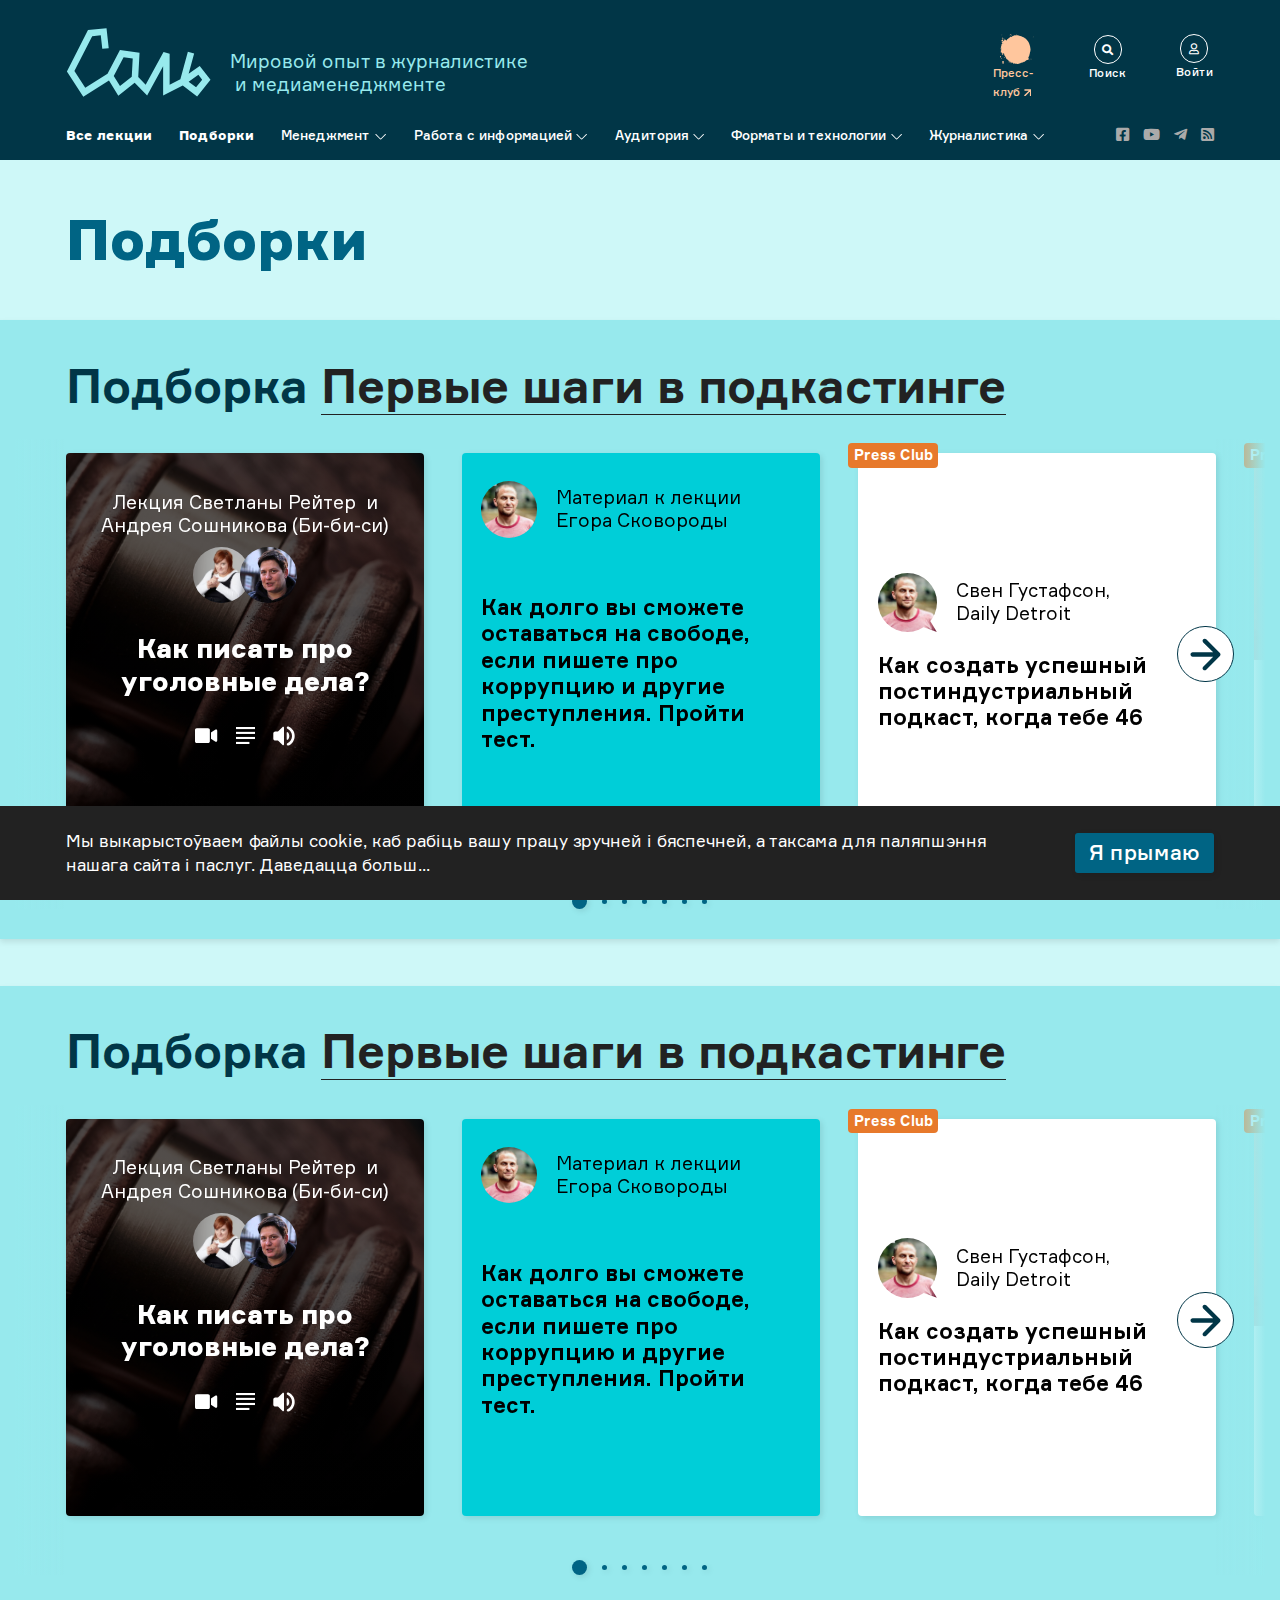
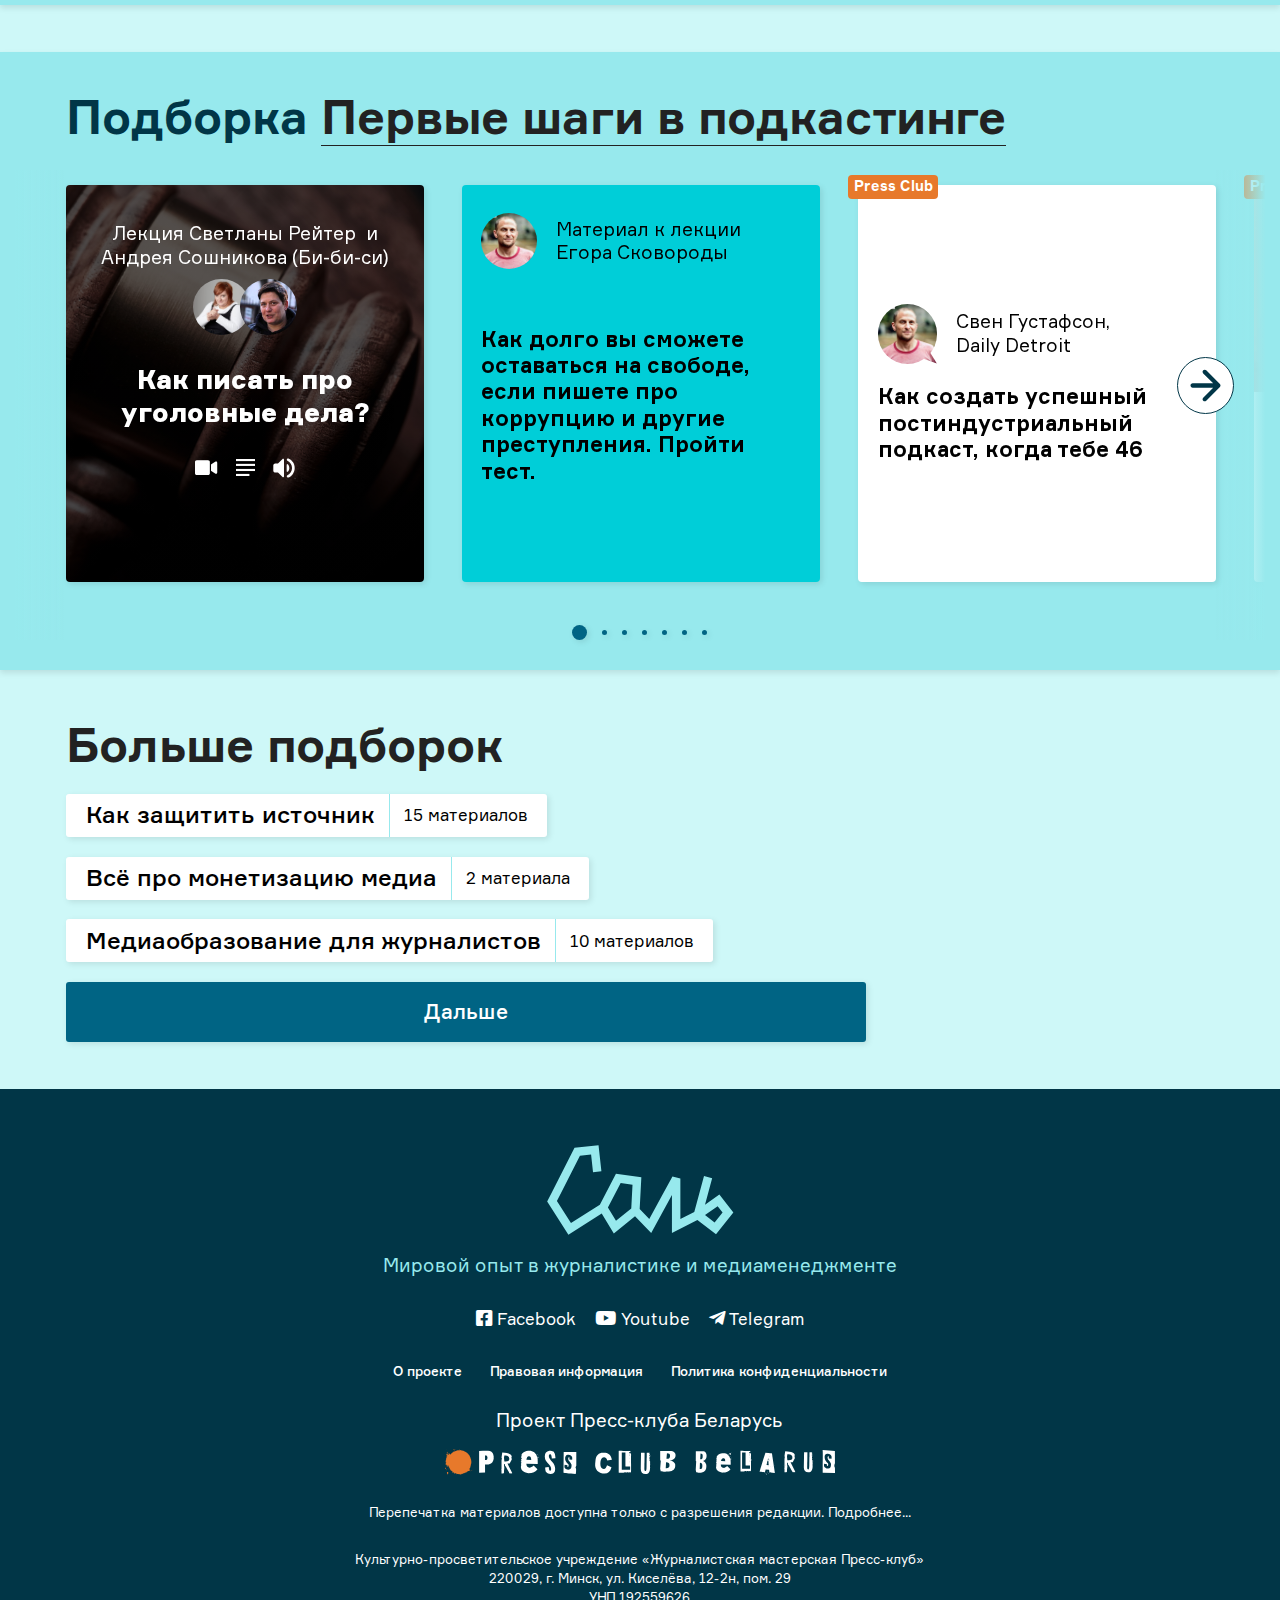
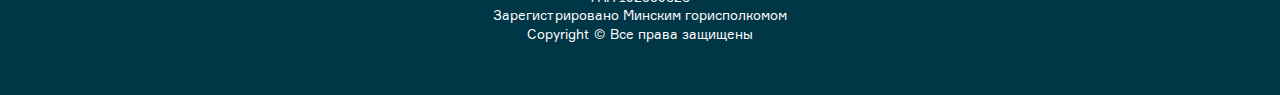
<file: compilations.html>
<!DOCTYPE html>
<html lang="en">
<head>
    <meta charset="UTF-8">
    <title>Title</title>
    <meta name="viewport" content="width=device-width, initial-scale=1.0, maximum-scale=1.0, user-scalable=no">
    <link href="fonts/Formular/fonts.css" rel="stylesheet" type="text/css"/>
    <link href="fonts/fontawesome/css/all.css" rel="stylesheet" type="text/css"/>
    <link rel="stylesheet" href="js/slick/slick.css">
    <link rel="stylesheet" href="js/slick/slick-theme.css">
    <link href="styles/normalize.css" rel="stylesheet" type="text/css"/>
    <link href="styles/animate.min.css" rel="stylesheet" type="text/css"/>
    <link href="styles/styles.css" rel="stylesheet" type="text/css"/>
</head>

<body class="compilations-page">
    <header class="header show">
    <div class="desktop-header">
        <div class="container">
            <div class="logo-wrapper">
                <a class="logo" href="/">
                    <img src="src/salt-logo.svg" />
                    <p>Мировой опыт в журналистике<br/> и медиаменеджменте</p>
                </a>
                <div class="btn-wrapper">
                    <a class="pc-btn" href="https://press-club.by">
                        <svg width="36" height="32" viewBox="0 0 36 32" fill="none" xmlns="http://www.w3.org/2000/svg">
                            <path d="M12.0002 1.44796V1.52036C12.1398 1.59276 12.2095 1.66516 12.2095 1.66516C12.2095 1.66516 12.2095 1.66516 12.2793 1.66516L12.4188 1.15837H12.5584C12.6979 0.796379 12.8374 0.506786 12.8374 0.434388C12.8374 0.506786 12.6979 0.651583 12.5584 0.796379H12.3491C12.2793 0.868777 12.1398 0.941175 11.9305 1.01357L11.8607 1.23077L11.6514 1.30317L11.5816 1.37556C11.5816 1.52036 11.6514 1.66516 11.7909 1.80995C11.9305 1.59276 12.0002 1.44796 12.0002 1.44796Z" fill="#E7792B"/>
                            <path d="M30.2095 27.4389H30.3491C30.3491 27.5113 30.3491 27.5113 30.3491 27.5837H30.4188C30.4886 27.5837 30.5584 27.5837 30.5584 27.5113H30.4886C30.4886 27.4389 30.4886 27.4389 30.4886 27.3665L30.5584 27.2941C30.2793 27.2941 30.2095 27.3665 30.2095 27.4389C30.2095 27.3665 30.2095 27.3665 30.2095 27.4389Z" fill="#E7792B"/>
                            <path d="M30.6277 27.2217C30.558 27.2217 30.5584 27.2941 30.5584 27.2941C30.5584 27.2941 30.6277 27.2941 30.6277 27.2217C30.6975 27.2941 30.6975 27.2941 30.7673 27.3665V27.2941C30.7673 27.2217 30.6975 27.2217 30.6277 27.2217Z" fill="#E7792B"/>
                            <path d="M17.2324 0.868777C17.2324 0.868777 17.3022 0.868777 17.372 0.868777V0.796379C17.8603 0.868777 18.0696 0.796379 18.0696 0.579184C18.0696 0.434388 18.0696 0.434388 17.9999 0.434388C17.9301 0.434388 17.8603 0.434388 17.8603 0.506786V0.651582H17.7906C17.7906 0.579184 17.7906 0.579184 17.7906 0.579184V0.506786H17.651C17.4417 0.434388 17.2324 0.579184 17.2324 0.796379H17.1627V0.941175L17.2324 0.868777Z" fill="#E7792B"/>
                            <path d="M30.9766 27.6561L30.9068 27.4389H30.837V27.8009C30.9068 27.8009 30.9766 27.7285 31.1161 27.7285C31.1161 27.6561 31.1859 27.6561 31.1859 27.5837C31.1859 27.5113 31.1859 27.4389 31.1161 27.4389C31.1161 27.5837 31.1161 27.6561 30.9766 27.6561Z" fill="#E7792B"/>
                            <path d="M26.3719 29.6109C26.3021 29.6109 26.3021 29.6109 26.3021 29.6109V29.6833L26.3719 29.6109Z" fill="#E7792B"/>
                            <path d="M31.7443 27.5113C31.7443 27.4389 31.7443 27.3665 31.7443 27.3665L31.6745 27.2941H31.6048V27.4389C31.6048 27.4389 31.535 27.4389 31.4652 27.3665C31.4652 27.3665 31.3955 27.3665 31.3257 27.3665V27.5837H31.3955V27.5113C31.3955 27.5113 31.4652 27.5113 31.4652 27.4389H31.7443C31.8141 27.4389 31.8838 27.4389 31.8838 27.4389V27.3665L31.7443 27.5113Z" fill="#E7792B"/>
                            <path d="M31.2557 27.8009C31.2557 28.0181 31.3254 28.0181 31.5347 28.0905V28.0181C31.465 27.8733 31.3952 27.8009 31.2557 27.8009Z" fill="#E7792B"/>
                            <path d="M1.67461 24.8326H1.74437C1.74437 24.7602 1.81414 24.6878 1.81414 24.6878H1.74437C1.74437 24.6154 1.74437 24.6154 1.67461 24.543C1.60484 24.4706 1.60484 24.4706 1.53507 24.4706C1.53507 24.4706 1.53507 24.4706 1.4653 24.4706V24.543H1.53507C1.53507 24.543 1.60484 24.6154 1.67461 24.8326Z" fill="#E7792B"/>
                            <path d="M1.4653 24.543C1.32577 24.6878 1.25566 24.7602 1.25566 24.7602C1.32542 24.7602 1.39519 24.7602 1.46496 24.7602C1.39519 24.6878 1.39554 24.6154 1.4653 24.543Z" fill="#E7792B"/>
                            <path d="M3.55784 28.7421C3.48808 28.7421 3.20901 28.7421 2.7904 28.8145C2.72064 28.8145 2.65087 28.9593 2.51134 29.2489C2.44157 29.3937 2.3718 29.5385 2.3718 29.6833C2.3718 29.8281 2.3718 30.0453 2.44157 30.3349C2.51134 30.3349 2.51134 30.3349 2.5811 30.4072C2.72064 30.6244 2.7904 30.8416 2.7904 30.914C2.7904 30.9864 2.7904 30.9864 2.72064 31.0588C2.65087 31.1312 2.65087 31.2036 2.65087 31.2036C2.65087 31.5656 2.86017 31.7828 3.41831 31.9276C3.41831 31.8552 3.41831 31.8552 3.41831 31.8552C3.41831 31.7828 3.41831 31.638 3.48808 31.5656C3.69738 31.4932 3.83691 31.4208 3.90668 31.3484C3.90668 31.276 3.90668 31.2036 3.83691 31.0588C3.76715 30.914 3.76715 30.8416 3.76715 30.7692C3.76715 30.6968 3.76715 30.6244 3.83691 30.6244C3.90668 30.552 3.90668 30.4796 3.97645 30.4072C4.04621 30.2625 4.04621 30.1177 4.04621 30.0453C4.04621 29.1765 3.90668 28.7421 3.55784 28.7421Z" fill="#E7792B"/>
                            <path d="M5.23229 25.267C5.23229 25.1222 5.23229 24.9774 5.23229 24.7602C5.16252 24.6154 5.09275 24.543 5.02298 24.543C4.81368 24.543 4.74391 24.6154 4.67415 24.7602C4.67415 24.8326 4.74391 24.905 4.88345 24.9774C4.95322 24.9774 5.02298 24.9774 5.16252 24.9774C5.23229 24.9774 5.23229 25.0498 5.23229 25.0498C5.16252 25.1222 5.09275 25.1222 5.02298 25.1222C4.95322 25.1222 4.88345 25.1222 4.81368 25.0498V24.9774C4.74391 24.9774 4.74391 24.9774 4.67415 25.0498C4.67415 25.0498 4.74391 25.1222 4.81368 25.1222H4.67415C4.67415 25.1946 4.67415 25.3394 4.67415 25.5566C4.74391 25.5566 4.74391 25.629 4.81368 25.629V25.4842H4.88345C4.88345 25.4842 4.95322 25.4842 5.02298 25.4842C5.02298 25.4118 5.09275 25.4118 5.09275 25.4118C5.23229 25.4118 5.30205 25.3394 5.30205 25.3394C5.30205 25.3394 5.30205 25.3394 5.30205 25.267H5.23229Z" fill="#E7792B"/>
                            <path d="M10.6749 1.37557C10.7446 1.37557 10.7446 1.37557 10.8144 1.37557L10.8842 1.15837H11.1632L11.233 1.08597C11.233 1.01358 11.233 1.01358 11.233 1.01358H11.1632C11.0237 1.01358 11.0237 0.941177 11.0237 0.941177C11.0237 0.941177 11.1632 0.868779 11.3028 0.79638C11.4423 0.723982 11.5121 0.651584 11.5121 0.579186H11.4423C11.4423 0.579186 11.4423 0.579186 11.3726 0.579186C11.3726 0.506788 11.4423 0.506788 11.4423 0.434389C11.4423 0.289593 11.4423 0.144796 11.3726 0C11.3726 0 11.233 0.0723982 11.0237 0.144796V0.217195H10.8842V0.289593H10.8144C10.8144 0.289593 10.8144 0.289593 10.7446 0.289593C10.6749 0.361991 10.6749 0.506788 10.6749 0.579186H10.7446C10.7446 0.579186 10.7446 0.579186 10.8144 0.579186C10.8144 0.651584 10.8144 0.651584 10.8144 0.723982C10.8144 0.941177 10.6749 1.01358 10.4656 0.941177V0.868779C10.4656 0.79638 10.4656 0.79638 10.3958 0.79638C10.326 0.868779 10.326 0.941177 10.326 1.08597C10.326 1.15837 10.326 1.15837 10.326 1.23077L10.6749 1.37557Z" fill="#E7792B"/>
                            <path d="M2.1627 1.01357C2.1627 1.08597 2.09293 1.08597 2.09293 1.15837C2.02316 1.15837 2.02316 1.15837 2.02316 1.15837H1.88363L1.81386 1.23077C1.81386 1.23077 1.81386 1.23077 1.81386 1.30317H2.09293L2.1627 1.23077V1.01357C2.23247 0.79638 2.23247 0.651584 2.1627 0.506787H2.09293C2.02316 0.506787 1.9534 0.506787 1.9534 0.506787H2.02316C2.02316 0.651584 2.02316 0.79638 2.02316 0.79638C2.1627 0.941177 2.1627 0.941177 2.1627 1.01357Z" fill="#E7792B"/>
                            <path d="M1.53476 24.6878H1.39522V24.7602L1.53476 24.6878Z" fill="#E7792B"/>
                            <path d="M1.18604 23.7466C0.906974 23.5294 0.697672 23.3846 0.558138 23.3846C0.418603 23.3846 0.279069 23.5294 0.209302 23.819C0.0697672 24.1086 0.0697672 24.3258 0 24.543C0 24.6878 0 24.8326 0.0697672 24.905L0.558138 24.9774C0.627905 24.905 0.697672 24.7602 0.837207 24.543H0.906974C0.906974 24.4706 0.976741 24.3258 0.976741 24.1086L1.18604 24.0362V23.7466Z" fill="#E7792B"/>
                            <path d="M1.60454 26.2082H1.53478L1.46501 25.9186C1.39524 25.8462 1.32547 25.8462 1.32547 25.8462C1.18594 25.8462 1.18594 25.9186 1.11617 26.1358C1.11617 26.3529 1.25571 26.4977 1.60454 26.6425C1.67431 26.5701 1.74408 26.2082 1.95338 25.5566C1.88361 25.5566 1.74408 25.4842 1.67431 25.4842C1.60454 25.4842 1.60454 25.7738 1.60454 26.2082Z" fill="#E7792B"/>
                            <path d="M1.8137 1.01357C1.88347 1.01357 1.88347 1.01357 1.95324 0.941177L1.9533 0.868779C1.744 0.868779 1.67417 0.868779 1.67417 0.941177C1.74393 1.01357 1.74393 1.01357 1.8137 1.01357Z" fill="#E7792B"/>
                            <path d="M33.4189 26.9321H33.4887L33.1398 26.6425V26.5701C33.1398 26.5701 33.1398 26.4977 33.1398 26.4253C33.0003 26.3529 32.8608 26.2806 32.791 26.2806C32.7212 26.2806 32.6515 26.3529 32.6515 26.4253C32.6515 26.4977 32.6515 26.4977 32.7212 26.5701H32.791C32.791 26.5701 32.791 26.6425 32.8608 26.6425C32.8608 26.7149 32.8608 26.7873 32.8608 26.8597V27.0045C32.8608 27.0769 32.8608 27.1493 32.791 27.2941C32.8608 27.2217 32.9305 27.2217 33.0003 27.2217C33.0003 27.2217 33.0701 27.2217 33.0701 27.2941C33.0701 27.3665 33.1398 27.3665 33.1398 27.4389H33.2096C33.2096 27.3665 33.2096 27.2941 33.1398 27.2217C33.0003 27.0769 32.9305 26.9321 32.9305 26.8597C32.9305 26.7873 32.9305 26.7873 33.0003 26.7873C33.2096 26.7873 33.2794 26.7873 33.4189 26.9321L33.2794 27.0769H33.3491V27.0045C33.4189 27.0045 33.4189 27.0045 33.4189 26.9321Z" fill="#E7792B"/>
                            <path d="M33.4184 27.0769C33.4184 27.1493 33.4184 27.1493 33.4184 27.0769V27.1493C33.6277 27.1493 33.6975 27.1493 33.6975 27.0769V27.0045C33.6277 27.0769 33.558 27.0769 33.4184 27.0769Z" fill="#E7792B"/>
                            <path d="M34.2562 27.5113L34.1864 27.5837C34.1166 27.5837 34.0469 27.5113 33.9771 27.5113L33.9073 27.5837C33.9073 27.5837 33.9771 27.6561 34.1864 27.7285L34.2562 27.5113C34.1864 27.5113 34.1864 27.4389 34.2562 27.5113Z" fill="#E7792B"/>
                            <path d="M0.976584 13.4661C1.04635 13.4661 1.11612 13.3937 1.11612 13.3937C1.04635 13.3937 0.976584 13.3937 0.976584 13.4661Z" fill="#E7792B"/>
                            <path d="M32.3019 26.8597V26.7873H32.2321V26.5702L32.0926 26.6426H32.1624V26.9321H32.3019V27.0045H32.3717C32.3717 26.9321 32.3717 26.8597 32.3717 26.7873H32.5112L32.581 26.7149C32.581 26.7149 32.581 26.7149 32.581 26.6426C32.4414 26.8597 32.3717 26.8597 32.3019 26.8597Z" fill="#E7792B"/>
                            <path d="M34.3258 27.2217C34.3258 27.1493 34.3258 27.1493 34.3956 27.1493H34.5351C34.5351 27.0769 34.5351 27.0769 34.5351 27.0769C34.5351 27.0045 34.5351 27.0045 34.5351 27.0045V27.0769C34.5351 27.0769 34.4654 27.0769 34.4654 27.0045H34.3956C34.3258 27.0769 34.3258 27.1493 34.3258 27.2941C34.2561 27.2941 34.3258 27.2941 34.3258 27.2217C34.3258 27.2941 34.3258 27.2941 34.3258 27.2941V27.2217Z" fill="#E7792B"/>
                            <path d="M3.83676 5.71946H3.76699V5.79186C3.76699 5.79186 3.76699 5.79186 3.76699 5.86425H3.83676C3.83676 5.79186 3.83676 5.79186 3.83676 5.71946Z" fill="#E7792B"/>
                            <path d="M36 3.11312C35.9302 3.11312 35.8605 3.11312 35.8605 3.11312L35.8601 3.04073H35.4419V3.11312C35.3023 3.11312 35.2326 3.18552 35.093 3.18552L35.0233 3.25792C35.0233 3.33032 35.0233 3.33032 35.0233 3.33032H35.1628C35.3023 3.25792 35.5814 3.18552 35.9302 3.11312C36 3.25792 36 3.18552 36 3.11312Z" fill="#E7792B"/>
                            <path d="M34.3249 27.2941V27.3665C34.3947 27.3665 34.3947 27.4389 34.4644 27.4389H34.604C34.604 27.4389 34.604 27.4389 34.5342 27.3665C34.4644 27.3665 34.4644 27.3665 34.3249 27.2941Z" fill="#E7792B"/>
                            <path d="M35.9998 2.96833C35.9301 2.89593 35.9998 2.89593 35.9998 2.96833C35.8603 2.89593 35.8601 2.96833 35.8601 3.04073C35.9299 3.04073 35.9998 2.96833 35.9998 2.96833Z" fill="#E7792B"/>
                            <path d="M32.7208 27.2217C32.7208 27.2941 32.791 27.2941 32.791 27.2941L32.7905 27.2217H32.7208Z" fill="#E7792B"/>
                            <path d="M2.44201 3.54751C2.51178 3.54751 2.51178 3.54751 2.51178 3.54751V3.47511C2.51178 3.47511 2.51178 3.54751 2.44201 3.54751Z" fill="#E7792B"/>
                            <path d="M2.86058 5.14027L3.00012 5.06787V4.99548C3.00012 4.99548 3.00012 4.92308 3.06988 4.85068C3.13965 4.77828 3.13965 4.77828 3.20942 4.77828C3.34895 4.77828 3.55825 4.85068 3.76756 4.99548V5.35747H3.83732V5.28507H3.90709L3.97686 5.35747V5.42986H4.11639V5.28507C4.18616 5.28507 4.18616 5.28507 4.25593 5.35747V5.42986C4.25593 5.42986 4.25593 5.50226 4.32569 5.50226H4.39546C4.39546 5.35747 4.25593 5.21267 3.97686 5.06787C3.69779 4.92308 3.48849 4.70588 3.34895 4.56109C3.34895 4.41629 3.27918 4.1991 3.13965 3.9095C3.06988 3.9095 3.00012 3.8371 2.86058 3.69231C2.79081 3.61991 2.65128 3.54751 2.65128 3.54751H2.58151V3.61991C2.58151 3.69231 2.51174 3.76471 2.51174 3.9095C2.51174 3.9819 2.51174 3.9819 2.51174 4.0543C2.65128 4.0543 2.72105 4.1267 2.93035 4.1991C2.93035 4.27149 2.93035 4.34389 2.93035 4.41629C2.93035 4.56109 2.79081 4.63348 2.58151 4.70588C2.44198 4.77828 2.30244 4.77828 2.09314 4.85068C2.02337 4.85068 2.02337 4.99548 2.02337 5.21267H2.09314V5.28507C2.09314 5.28507 2.09314 5.28507 2.09314 5.35747H2.23268V5.42986C2.30244 5.42986 2.44198 5.42986 2.51174 5.50226C2.51174 5.57466 2.44198 5.57466 2.44198 5.64706V5.71946C2.44198 5.79186 2.51174 5.79186 2.58151 5.79186C2.65128 5.79186 2.65128 5.79186 2.72105 5.79186V5.71946C2.72105 5.71946 2.72105 5.71946 2.72105 5.64706C2.65128 5.64706 2.58151 5.64706 2.51174 5.64706C2.51174 5.35747 2.65128 5.14027 2.79081 5.21267H2.86058L2.93035 5.28507C2.93035 5.28507 2.93035 5.28507 2.86058 5.14027C2.86058 5.21267 2.86058 5.21267 2.86058 5.14027Z" fill="#E7792B"/>
                            <path d="M1.53476 7.9638C1.53476 7.89141 1.46499 7.81901 1.46499 7.81901L1.39522 7.89141C1.39522 8.0362 1.46499 8.1086 1.67429 8.181V8.1086C1.60452 8.0362 1.60452 8.0362 1.53476 7.9638Z" fill="#E7792B"/>
                            <path d="M3.90687 5.79186H3.8371L3.83676 5.86425C3.90653 5.86425 3.90687 5.86425 3.90687 5.79186Z" fill="#E7792B"/>
                            <path d="M32.1627 18.9683C32.1627 18.8959 32.1627 18.8235 32.1627 18.8235C32.1627 18.6063 32.2325 18.3167 32.3022 17.8824C32.372 17.448 32.372 17.1584 32.4418 16.9412C32.5115 16.0724 32.3022 14.6244 31.8836 12.6697C31.8139 12.4525 31.6743 12.0905 31.465 11.5837C31.3953 11.3665 31.3255 11.0045 31.2557 10.5701C31.186 10.5701 31.186 10.4977 31.1162 10.4253C30.9767 10.0633 30.7674 9.55656 30.4883 8.97738V8.90498C30.4883 8.83258 30.4883 8.83258 30.4185 8.76018C30.3488 8.68778 30.279 8.47059 30.2092 8.181C30.1395 8.181 30.0697 8.181 29.9999 8.1086C29.7906 7.74661 29.372 7.23982 28.8139 6.58823C28.6743 6.44344 28.5348 6.29864 28.465 6.08145C28.186 5.93665 28.1162 5.86425 28.1162 5.71946H28.186C28.186 5.71946 28.1162 5.64706 28.1162 5.57466H27.9069C27.7674 5.42986 27.5581 5.21267 27.279 4.99547V4.85068H27.2092C27.2092 4.85068 27.2092 4.85068 27.1395 4.85068V4.70588C27.0697 4.70588 26.9999 4.70588 26.8604 4.70588V4.56109C26.6511 4.41629 26.372 4.34389 26.0232 4.19909V4.0543C26.0232 4.0543 25.9534 4.0543 25.8837 4.0543C25.8139 4.0543 25.7441 4.0543 25.7441 4.0543V3.9095L25.6744 3.8371H25.6046V3.69231C25.5348 3.69231 25.4651 3.69231 25.3953 3.69231C25.2558 3.69231 24.9069 3.47511 24.3488 3.18552C23.9302 2.96833 23.3023 2.67873 22.6046 2.31674L20.5116 1.73756C20.2325 1.52036 19.5348 1.44796 18.7674 1.30317V1.37556C18.7674 1.37556 18.7674 1.37556 18.7674 1.44796C18 1.44796 17.4418 1.44796 17.0232 1.44796C16.7441 1.44796 15.6279 1.66516 13.7442 2.09955V2.17194C13.7442 2.17194 13.7442 2.17195 13.7442 2.24434C13.3256 2.46154 12.907 2.67873 12.4883 2.96832C12.0697 3.18552 11.6511 3.33032 11.2325 3.25792C11.1628 3.25792 11.1628 3.25792 11.1628 3.18552C11.1628 3.11312 11.2325 3.04072 11.3023 2.96832C11.3721 2.82353 11.4418 2.75113 11.4418 2.75113C11.4418 2.67873 11.3721 2.67873 11.3023 2.67873C11.1628 2.67873 10.9535 2.75113 10.7442 2.82353C10.7442 2.82353 10.7442 2.89593 10.7442 2.96832C10.7442 3.04072 10.7442 3.11312 10.7442 3.18552C10.7442 3.18552 10.6744 3.18552 10.6744 3.11312L10.6046 3.18552C10.6046 3.18552 10.5349 3.18552 10.5349 3.25792C10.5349 3.25792 10.5349 3.25792 10.5349 3.33032C10.6744 3.33032 10.7442 3.33032 10.8139 3.40271L10.7442 3.47511C10.6744 3.47511 10.6046 3.47511 10.6046 3.47511V3.54751H10.6744C10.6744 3.54751 10.6744 3.54751 10.7442 3.54751V3.61991L10.6744 3.69231C10.5349 3.47511 10.4651 3.54751 10.4651 3.54751V3.61991C10.4651 3.69231 10.3256 3.69231 10.1163 3.76471C10.1163 3.8371 10.1163 3.9095 10.0465 3.9819L9.76743 4.0543V4.1267H9.69766V4.19909H9.62789V4.27149H9.55812C9.55812 4.27149 9.55812 4.19909 9.55812 4.1267C9.48836 4.1267 9.48836 4.19909 9.41859 4.19909C9.48836 4.19909 9.48836 4.19909 9.48836 4.19909C9.48836 4.48869 9.20929 4.70588 8.79068 4.77828V4.85068H8.72092V4.92308H8.65115C8.58138 5.06787 8.30231 5.21267 7.81394 5.35747V5.50226C7.60464 5.50226 7.53488 5.57466 7.53488 5.71946C7.53488 5.71946 7.53488 5.71946 7.53488 5.79186C7.67441 5.86425 7.67441 5.93665 7.67441 5.93665C7.67441 6.00905 7.67441 6.00905 7.60464 6.00905C7.60464 6.00905 7.46511 6.15385 7.32557 6.37104H7.25581C7.25581 6.44344 7.25581 6.51584 7.18604 6.58823H7.11627C7.11627 6.58823 7.11627 6.58823 7.0465 6.58823L6.8372 6.95023C6.76744 6.95023 6.76744 6.95023 6.69767 6.95023C6.6279 6.87783 6.48837 6.73303 6.27906 6.58823C6.2093 6.58823 6.06976 6.51584 5.93023 6.44344L5.72093 6.08145C5.65116 5.71946 5.58139 5.57466 5.51163 5.57466L5.44186 5.64706C5.44186 5.71946 5.44186 5.71946 5.44186 5.79186C5.44186 5.86425 5.44186 5.93665 5.37209 6.00905C5.30232 6.00905 5.23256 5.93665 5.09302 5.93665V6.00905C5.09302 6.00905 5.09302 6.00905 5.09302 6.08145H5.02325C4.88372 6.08145 4.88372 6.00905 4.88372 5.86425C4.88372 5.79185 4.95349 5.64706 5.02325 5.42986C5.09302 5.42986 5.16279 5.50226 5.23256 5.50226C5.23256 5.42986 5.23256 5.28507 5.09302 5.14027C5.02325 4.99547 4.95349 4.92308 4.88372 4.92308C4.88372 4.92308 4.81395 4.92308 4.74419 4.99547V5.06787H4.67442C4.67442 5.06787 4.67442 5.06787 4.60465 5.06787C4.67442 5.06787 4.67442 5.21267 4.74419 5.35747H4.88372V5.42986C4.88372 5.50226 4.74419 5.50226 4.53488 5.50226C4.53488 5.57466 4.46512 5.57466 4.46512 5.57466C4.46512 5.57466 4.53488 5.64706 4.67442 5.64706C4.67442 5.71946 4.67442 5.86425 4.67442 5.93665C4.67442 6.08145 4.67442 6.22624 4.60465 6.37104H4.53488C4.53488 6.37104 4.53488 6.37104 4.46512 6.37104V6.44344C4.46512 6.51584 4.46512 6.51584 4.46512 6.58823H4.53488V6.66063H4.60465V6.73303C4.81395 6.80543 4.74419 6.80543 4.67442 6.80543C4.60465 6.80543 4.46512 6.73303 4.39535 6.73303V6.80543H4.32558L4.25582 6.87783C4.39535 6.95023 4.39535 6.95023 4.39535 7.02262C4.39535 7.02262 4.39535 7.02262 4.32558 7.02262C4.25582 7.02262 4.25582 7.02262 4.25582 7.09502V7.16742H4.32558C4.32558 7.23982 4.32558 7.23982 4.25582 7.31222C4.18605 7.38462 4.18605 7.38462 4.18605 7.45701H4.25582C4.32558 7.45701 4.32558 7.45701 4.32558 7.52941C4.32558 7.67421 4.18605 7.67421 4.04651 7.67421C4.04651 7.67421 3.90698 7.60181 3.69768 7.38462C3.48838 7.16742 3.34884 7.09502 3.20931 7.02262V6.95023H3.06977V6.87783C3.06977 6.87783 3.13954 6.80543 3.20931 6.80543C3.27907 6.73303 3.34884 6.73303 3.34884 6.66063H3.20931V6.51584L3.00001 6.44344V6.37104C3.00001 6.29864 3.00001 6.22624 3.06977 6.22624C3.06977 6.22624 3.06977 6.22624 3.00001 6.22624C2.86047 6.22624 2.7907 6.15385 2.7907 6.08145C2.7907 6.00905 2.86047 6.00905 2.86047 6.00905C2.93024 6.00905 2.93024 6.00905 2.93024 6.00905H3.00001C3.00001 5.93665 3.00001 5.86425 3.00001 5.79186H3.06977C3.06977 5.79186 3.06977 5.79186 3.13954 5.79186V5.71946C3.13954 5.71946 3.13954 5.71946 3.13954 5.64706C3.13954 5.64706 3.20931 5.64706 3.27907 5.64706C3.41861 5.71946 3.48838 5.71946 3.48838 5.64706V5.57466H3.41861C3.41861 5.57466 3.34884 5.57466 3.27907 5.57466V5.35747H3.20931C3.20931 5.35747 3.20931 5.35747 3.13954 5.35747V5.57466H3.06977C3.06977 5.57466 3.06977 5.57466 3.06977 5.50226V5.28507H3.00001C3.00001 5.35747 2.93024 5.35747 2.86047 5.42986C2.7907 5.50226 2.72105 5.57466 2.72105 5.64706C2.72105 5.64706 2.7907 5.71946 2.7907 5.79186C2.86047 5.86425 2.86047 5.86425 2.86047 5.93665C2.7907 6.00905 2.5814 6.15385 2.23257 6.29864C2.1628 6.37104 2.02326 6.44344 1.81396 6.44344C1.60466 6.44344 1.46513 6.44344 1.46513 6.44344L1.39536 6.51584C1.39536 6.58824 1.39536 6.58823 1.46513 6.66063C1.53489 6.66063 1.53489 6.73303 1.60466 6.80543C1.60466 6.80543 1.60466 6.87783 1.53489 6.87783C1.53489 6.87783 1.53489 6.87783 1.53489 6.95023C1.9535 7.09502 2.1628 7.16742 2.1628 7.16742C2.1628 7.23982 2.09303 7.23982 2.02326 7.23982C1.9535 7.16742 1.88373 7.16742 1.81396 7.16742L1.7442 7.23982C1.7442 7.23982 1.7442 7.23982 1.7442 7.31222C1.81396 7.31222 1.9535 7.38462 2.1628 7.38462V7.45701H2.23257C2.23257 7.45701 2.23257 7.45701 2.30233 7.52941C2.30233 7.74661 2.3721 7.8914 2.44187 7.8914C2.44187 7.8914 2.44187 7.8914 2.51163 7.8914V7.819L2.5814 7.74661H2.65117C2.72094 7.74661 2.7907 7.819 2.7907 7.8914C2.7907 7.9638 2.7907 8.0362 2.72094 8.1086H2.5814C2.5814 8.1086 2.5814 8.181 2.5814 8.25339C2.5814 8.32579 2.5814 8.39819 2.5814 8.39819C2.51163 8.39819 2.51163 8.39819 2.44187 8.39819C2.3721 8.39819 2.30233 8.39819 2.23257 8.32579C2.09303 8.0362 2.09303 7.8914 2.09303 7.8914H2.02326V7.9638C1.9535 7.9638 1.88373 7.9638 1.81396 7.9638C1.81396 8.0362 1.81396 8.1086 1.7442 8.1086L1.67443 8.0362L1.67429 8.1086C1.67429 8.1086 1.67429 8.1086 1.67429 8.181L1.81396 8.181V8.25339H1.88373C1.9535 8.25339 1.9535 8.25339 2.02326 8.25339V8.181C2.02326 8.181 2.02326 8.181 2.02326 8.1086C2.09303 8.1086 2.1628 8.1086 2.1628 8.1086C2.23257 8.1086 2.30233 8.1086 2.3721 8.181V8.25339C2.3721 8.25339 2.3721 8.25339 2.3721 8.32579C2.44187 8.32579 2.44187 8.39819 2.51163 8.39819C2.5814 8.39819 2.5814 8.39819 2.65117 8.39819V8.32579L2.72094 8.25339C2.72094 8.25339 2.72094 8.181 2.7907 8.181C2.86047 8.181 2.93024 8.25339 2.93024 8.39819C2.93024 8.47059 2.93024 8.54299 2.86047 8.54299C2.7907 8.54299 2.7907 8.47059 2.72094 8.47059C2.65117 8.47059 2.5814 8.47059 2.51163 8.47059V8.68778H2.44187C2.3721 8.68778 2.3721 8.68778 2.3721 8.61539V8.47059C2.30233 8.47059 2.30233 8.39819 2.23257 8.39819C2.1628 8.39819 2.09303 8.39819 2.09303 8.47059C2.09303 8.54299 2.09303 8.61539 2.09303 8.68778H2.02326C1.9535 8.68778 1.88373 8.68778 1.7442 8.68778C1.7442 8.83258 1.67443 8.90498 1.53489 8.90498C1.53489 8.90498 1.46513 8.90498 1.46513 8.83258V8.68778C1.39536 8.68778 1.32559 8.76018 1.32559 8.90498C1.32559 9.04977 1.39536 9.12217 1.46513 9.12217H1.53489C1.53489 8.97738 1.60466 8.90498 1.60466 8.90498C1.60466 8.90498 1.60466 8.90498 1.60466 8.97738V9.04978L1.67443 9.12217C1.67443 9.12217 1.67443 9.12217 1.7442 9.12217V9.04978C1.81396 9.04978 1.88373 9.04978 1.88373 9.04978C1.9535 9.04978 1.9535 9.12217 1.9535 9.12217V9.19457C1.9535 9.19457 1.9535 9.19457 1.9535 9.26697H2.02326C2.09303 9.33937 2.09303 9.33937 2.1628 9.33937V9.41177C2.1628 9.41177 2.1628 9.41177 2.1628 9.48416H2.72094V9.62896H2.7907L2.86047 9.70136V9.77376L2.7907 9.84615C2.72094 9.84615 2.65117 9.77376 2.5814 9.77376V9.84615C2.51163 9.77376 2.44187 9.77376 2.3721 9.77376C2.3721 9.84616 2.3721 9.91855 2.3721 9.99095H2.23257V10.1357H2.1628L2.09303 10.2081C2.1628 10.2805 2.23257 10.3529 2.23257 10.2805L2.09303 10.5701C2.09303 10.5701 2.02326 10.5701 2.02326 10.4977H1.9535C1.9535 10.5701 1.88373 10.7149 1.88373 10.8597H1.81396C1.81396 10.9321 1.88373 10.9321 2.02326 11.0045V11.0769C2.02326 11.0769 2.02326 11.0769 1.9535 11.0769H1.81396V11.2217C1.81396 11.2217 1.81396 11.2217 1.7442 11.2217V10.9321L1.67443 10.8597C1.67443 10.8597 1.67443 10.8597 1.60466 10.8597V11.0045H1.53489L1.46513 11.0769C1.46513 11.0769 1.46513 11.0769 1.46513 11.1493H1.53489C1.53489 11.2941 1.46513 11.3665 1.39536 11.4389V11.5113C1.39536 11.5113 1.32559 11.5837 1.32559 11.6561H1.39536C1.39536 11.6561 1.39536 11.6561 1.46513 11.6561C1.39536 11.7285 1.39536 11.8009 1.39536 12.0181H1.53489V12.0905C1.53489 12.1629 1.53489 12.2353 1.46513 12.3077H1.39536C1.39536 12.3801 1.46513 12.3801 1.60466 12.4525C1.60466 12.5249 1.53489 12.5973 1.53489 12.6697H1.60466C1.60466 12.6697 1.60466 12.6697 1.67443 12.6697V12.7421L1.60466 12.8145H1.53489C1.46513 12.8145 1.46513 12.8145 1.46513 12.7421V12.6697H1.39536C1.39536 12.6697 1.39536 12.6697 1.32559 12.6697V12.5249L1.25582 12.4525C1.18606 12.4525 1.11629 12.5973 1.11629 12.8145H1.18606V12.8869C1.18606 12.8869 1.18606 12.8869 1.18606 12.9593C1.32559 12.9593 1.39536 13.0317 1.39536 13.1041C1.32559 13.1041 1.25582 13.1765 1.18606 13.2489C1.18606 13.2489 1.18606 13.2489 1.18606 13.3213H1.32559V13.3937C1.32559 13.4661 1.25582 13.5385 1.11629 13.5385L1.04667 13.4661V13.5385C1.04667 13.5385 1.04652 13.5385 1.04652 13.6109C1.18606 13.6109 1.18606 13.6833 1.18606 13.6833H1.04652C1.04652 13.6833 1.04652 13.6833 0.976756 13.6833C0.976756 13.7557 0.976756 13.7557 1.04652 13.8281H1.11629C1.11629 13.8281 1.11629 13.8281 1.18606 13.8281V13.9005C1.18606 13.9729 1.18606 13.9729 1.11629 13.9729C1.11629 13.9729 1.04652 13.9729 1.04652 13.9005H0.976756C0.976756 13.9729 0.976756 13.9729 0.976756 14.0453C0.976756 14.1176 0.976756 14.2624 0.906988 14.4072C0.837221 14.3348 0.767454 14.3348 0.697687 14.3348V14.4796C0.697687 14.4796 0.62792 14.4796 0.62792 14.4072C0.62792 14.4072 0.62792 14.4072 0.558152 14.4072C0.558152 14.4796 0.558152 14.4796 0.558152 14.4796C0.558152 14.6968 0.558152 14.8416 0.62792 14.8416H0.697687C0.697687 14.552 0.697687 14.4072 0.767454 14.4072L0.837221 14.4796V14.552C0.837221 14.6244 0.837221 14.6244 0.837221 14.6244C0.837221 14.6244 0.906988 14.552 0.906988 14.4796C0.976756 14.4072 0.976756 14.3348 0.976756 14.3348C0.976756 14.3348 0.976756 14.3348 0.976756 14.4072V14.4796H1.04652L1.11629 14.552V14.6244C1.11629 14.6244 1.11629 14.6244 1.11629 14.6968H1.18606C1.18606 14.6968 1.18606 14.6968 1.25582 14.6968C1.25582 14.7692 1.25582 14.7692 1.25582 14.8416C1.25582 14.9864 1.18606 14.9864 1.11629 14.9864C1.04652 14.9864 1.04652 14.9864 0.976756 14.914V14.8416C0.906989 14.8416 0.906988 14.7692 0.906988 14.7692C0.837221 14.7692 0.767454 14.8416 0.767454 15.0588H0.62792L0.558152 15.1312C0.558152 15.1312 0.558152 15.1312 0.558152 15.2036H0.697687C0.767454 15.4208 0.697687 15.4932 0.697687 15.638C0.767454 15.7104 0.767454 15.7104 0.767454 15.7104H0.837221C0.767454 15.7828 0.767454 15.7828 0.767454 15.9276C0.767454 16 0.767454 16.0724 0.767454 16.1448H0.837221C0.906989 16.2172 0.906988 16.362 0.906988 16.5068H0.976756C0.976756 16.5068 0.976756 16.5068 1.04652 16.5068V16.6516C1.11629 16.724 1.18606 16.7964 1.18606 16.7964H1.25582C1.18606 16.724 1.18606 16.6516 1.18606 16.5068H1.25582C1.32559 16.5068 1.39536 16.5068 1.46513 16.5792H1.32559C1.39536 16.5792 1.46513 16.6516 1.46513 16.724L1.39536 16.7964H1.32559C1.32559 16.7964 1.32559 16.7964 1.25582 16.7964V16.8688C1.25582 16.9412 1.32559 17.0136 1.46513 17.086C1.60466 17.1584 1.67443 17.1584 1.67443 17.2308C1.67443 17.2308 1.67443 17.2308 1.60466 17.2308C1.53489 17.3032 1.39536 17.3032 1.39536 17.3756C1.39536 17.3032 1.39536 17.2308 1.46513 17.1584V17.086H1.39536V17.1584C1.39536 17.2308 1.39536 17.2308 1.32559 17.2308L1.25582 17.3032V17.1584L1.18606 17.086C1.18606 17.086 1.18606 17.086 1.11629 17.086C1.11629 17.2308 1.04652 17.3756 0.976756 17.5928H0.906988C0.837221 17.5928 0.837221 17.5928 0.837221 17.5928C0.837221 17.6652 0.906989 17.6652 1.04652 17.6652V17.7376C1.04652 17.7376 1.04652 17.7376 0.976756 17.7376C0.906989 17.7376 0.837221 17.7376 0.697687 17.7376V17.81H0.62792L0.558152 17.8824C0.558152 17.8824 0.558152 17.8824 0.558152 17.9548C0.697687 18.0272 0.697687 18.0272 0.697687 18.0272L0.767454 18.0996C0.697687 18.1719 0.697687 18.2443 0.697687 18.3167C0.906989 18.3167 0.976756 18.3167 0.976756 18.3891C0.976756 18.3891 0.976756 18.4615 0.906988 18.4615H0.837221L0.767454 18.5339L1.11629 18.6787V18.7511C1.11629 18.7511 1.11629 18.7511 1.11629 18.8235C1.04652 18.8235 1.04652 18.7511 0.976756 18.7511C0.906989 18.7511 0.906989 18.7511 0.837221 18.7511C0.837221 18.7511 0.837221 18.8235 0.837221 18.8959C0.837221 18.9683 0.837221 19.0407 0.767454 19.1131C0.767454 19.2579 0.697687 19.3303 0.697687 19.4027C0.906989 19.6199 1.18606 19.7647 1.39536 19.7647C1.7442 19.8371 1.9535 19.8371 2.02326 19.9095V19.9819C2.02326 19.9819 2.02326 19.9819 1.9535 19.9819C1.88373 19.9819 1.88373 19.9819 1.81396 20.0543C1.81396 20.1991 1.88373 20.3439 2.1628 20.4163C2.3721 20.6335 2.51163 20.7783 2.51163 20.9231L2.44187 20.9955C2.44187 20.9955 2.3721 20.9955 2.30233 20.9955C2.23257 20.9955 2.23257 20.9955 2.1628 20.9231C2.1628 20.8507 2.09303 20.8507 2.09303 20.7783C2.02326 20.9231 1.9535 20.9955 1.9535 21.1403C1.9535 21.2127 1.9535 21.3575 2.02326 21.4299H2.09303C2.09303 21.4299 2.09303 21.4299 2.1628 21.5023C2.23257 21.8643 2.44187 22.0091 2.72094 22.0091V21.9367C2.7907 22.0091 2.93024 22.0814 3.13954 22.0814C3.34884 21.9367 3.41861 21.7919 3.41861 21.5023C3.41861 21.2851 3.41861 21.0679 3.27907 20.8507C3.20931 20.8507 3.13954 20.8507 3.06977 20.8507C3.06977 20.7783 3.06977 20.7783 3.06977 20.7059H3.00001V20.4163H2.93024C2.86047 20.4163 2.86047 20.4163 2.86047 20.3439C2.7907 20.1991 2.86047 20.1991 3.06977 20.1991C3.13954 20.1991 3.13954 20.2715 3.20931 20.2715C3.20931 20.2715 3.20931 20.3439 3.13954 20.3439C3.13954 20.4163 3.20931 20.4163 3.20931 20.4887H3.27907C3.20931 20.4163 3.20931 20.3439 3.20931 20.2715C3.27907 20.2715 3.27907 20.2715 3.34884 20.2715C3.48838 20.2715 3.55814 20.3439 3.55814 20.4163H3.41861C3.34884 20.4163 3.34884 20.4163 3.34884 20.4163V20.4887H3.41861V20.5611L3.48838 20.4887H3.41861L3.34884 20.5611L3.41861 20.6335C3.48838 20.6335 3.55814 20.6335 3.62791 20.6335C3.62791 20.8507 3.69768 20.9955 3.83721 20.9955C3.90698 20.9955 3.97675 20.8507 4.11628 20.5611H4.18605C4.25582 20.5611 4.25582 20.5611 4.25582 20.6335C4.32558 20.9231 4.46512 21.2127 4.53488 21.5023C4.53488 21.5747 4.46512 21.7195 4.46512 21.8643C4.46512 22.0091 4.46512 22.2262 4.46512 22.4434L4.67442 22.8054C4.74419 22.8054 4.81395 22.8054 4.95349 22.8778C5.37209 23.6018 5.79069 24.3258 6.2093 24.9774C6.2093 25.1222 6.27906 25.4118 6.4186 25.7014C6.48837 25.7014 6.55813 25.7014 6.6279 25.7738C6.6279 25.8462 6.55813 25.9186 6.55813 25.9909C6.6279 25.9186 6.69767 25.9186 6.76744 25.9186C6.76744 26.1357 6.76744 26.3529 6.90697 26.6425C7.11627 26.7149 7.46511 26.9321 7.95348 27.1493C8.09301 27.3665 8.44185 27.7285 8.93022 28.2353C9.06975 28.2353 9.27906 28.4525 9.55812 28.8145C9.62789 28.8145 9.62789 28.8145 9.69766 28.8869C9.76743 28.8869 9.76743 28.9593 9.76743 29.0317C9.76743 29.1041 9.62789 29.1765 9.48836 29.3213C9.27906 29.3937 9.20929 29.5385 9.20929 29.6833C9.20929 29.9729 9.41859 30.19 9.83719 30.19C10.0465 30.19 10.186 30.0452 10.186 29.7557C10.186 29.3213 10.1163 29.1041 9.83719 29.0317H9.90696C10.1163 29.0317 10.4651 29.1765 10.9535 29.3937C10.9535 29.4661 10.9535 29.6109 11.0232 29.7557H11.093C11.1628 29.7557 11.2325 29.7557 11.3023 29.8281V29.9005C11.2325 30.2624 11.3023 30.552 11.3721 30.6968C11.4418 30.8416 11.6511 30.9864 12 31.0588C12 31.0588 11.9302 31.0588 11.9302 30.9864L12 30.914H12.0697C12.0697 30.8416 12.0697 30.7692 12.0697 30.6968C12.0697 30.6244 12 30.4796 12.0697 30.4796C12.0697 30.4072 12.0697 30.3348 12.1395 30.2624C12.2093 30.2624 12.279 30.3348 12.4883 30.4072V30.3348C12.6279 30.4072 12.8372 30.4796 13.1163 30.6244V30.552L13.186 30.4796C13.7442 30.552 14.0232 30.6244 14.0232 30.8416V30.914H13.8837V31.7828H13.9535C13.9535 31.7828 13.9535 31.7828 14.0232 31.7828V31.638H14.1628V31.5656C14.1628 31.5656 14.1628 31.5656 14.1628 31.4932C14.2325 31.4932 14.2325 31.4932 14.3023 31.4932C14.3023 31.4932 14.3721 31.4932 14.3721 31.5656C14.3721 31.638 14.3721 31.638 14.3023 31.7104V31.7828C14.4418 31.7828 14.5116 31.638 14.5116 31.4208C14.5814 31.2036 14.6511 31.1312 14.7209 31.1312C14.6511 31.1312 14.7907 31.2036 15.1395 31.276C15.2093 31.276 15.3488 31.276 15.4883 31.276C15.6279 31.276 15.8372 31.276 16.0465 31.3484C16.0465 31.4208 16.0465 31.4932 16.0465 31.4932C16.3255 31.638 16.6046 31.638 16.8837 31.638H17.093C17.2325 31.5656 17.4418 31.4932 17.6511 31.4932V31.5656C17.6511 31.5656 17.6511 31.5656 17.6511 31.638H17.7907V31.7104C17.7907 31.7104 17.7907 31.7104 17.7907 31.7828C17.8604 31.7828 17.8604 31.7104 17.8604 31.638C17.9302 31.638 17.9302 31.638 18 31.638C18.0697 31.638 18.0697 31.638 18.1395 31.7104V31.8552C18.3488 31.8552 18.6279 31.8552 18.9767 31.8552V32H19.0465V31.9276C19.0465 31.9276 19.0465 31.9276 19.0465 31.8552C19.1162 31.8552 19.1162 31.9276 19.186 31.9276C19.2558 31.9276 19.3255 31.9276 19.3953 31.9276C19.3953 31.8552 19.3953 31.7828 19.3953 31.7104C19.5348 31.7104 19.7441 31.638 20.093 31.5656C20.1627 31.5656 20.2325 31.638 20.3023 31.638C20.372 31.638 20.4418 31.638 20.5116 31.638C20.5116 31.4932 20.5813 31.3484 20.7209 31.2036H20.7906C20.9999 31.276 21.3488 31.2036 21.8372 31.0588C21.8372 30.914 21.9767 30.7692 22.2558 30.6244V30.6968C22.3255 30.6968 22.3255 30.7692 22.3953 30.7692C22.4651 30.7692 22.5348 30.6968 22.7441 30.552C22.9534 30.4072 23.093 30.3348 23.3023 30.3348C23.4418 30.3348 23.5116 30.4072 23.5116 30.4796C23.5116 30.552 23.5813 30.6244 23.5813 30.6244C23.6511 30.6244 23.7906 30.4796 23.9302 30.2624H23.9999V30.19C23.9999 30.1176 23.9999 30.1176 24.0697 30.0452C24.4185 30.0452 24.6976 30.0452 24.7674 29.9005C24.9069 29.7557 25.0464 29.6833 25.186 29.6833V29.6109L25.2558 29.5385C25.3255 29.4661 25.3953 29.4661 25.4651 29.4661C25.6046 29.4661 25.7441 29.5385 25.8139 29.6109C25.8139 29.5385 25.8837 29.5385 25.9534 29.4661C25.9534 29.4661 26.1627 29.3213 26.6511 29.1041C26.6511 29.0317 26.6511 28.8869 26.6511 28.7421C26.6511 28.7421 26.7209 28.6697 26.7906 28.6697L26.9302 28.7421V28.8869L26.9999 28.9593H27.0697C27.0697 28.8869 27.0697 28.8869 27.0697 28.8145C27.0697 28.7421 27.0697 28.7421 27.1395 28.6697C27.1395 28.5973 27.2092 28.5973 27.279 28.5973C27.3488 28.5973 27.3488 28.6697 27.4185 28.6697C27.4185 28.7421 27.3488 28.8145 27.3488 28.8869C27.4185 28.8145 27.4883 28.7421 27.4883 28.5973H27.3488V28.5249C27.4883 28.5249 27.5581 28.4525 27.6278 28.3801V28.3077H27.5581C27.4185 28.3077 27.4185 28.2353 27.4185 28.2353L27.4883 28.1629H27.6278C27.7674 28.1629 27.8371 28.1629 27.9069 28.2353V28.3801H27.9767C27.9767 28.3077 27.9069 28.2353 27.9069 28.1629H28.0464V28.0905H27.9767C27.9069 28.0905 27.9069 28.0905 27.9069 28.0181L27.9767 27.9457H28.0464C28.0464 27.9457 28.0464 27.9457 28.1162 27.9457V27.8733C28.1162 27.8733 28.1162 27.8009 28.186 27.8009C28.186 27.7285 28.2557 27.7285 28.2557 27.7285C28.3255 27.7285 28.3255 27.7285 28.3953 27.8009V27.8733H28.465C28.465 27.8733 28.465 27.8733 28.5348 27.8733V27.8009L28.6743 27.7285C28.6743 27.6561 28.6743 27.6561 28.7441 27.5837C28.8139 27.6561 28.9534 27.6561 29.2325 27.7285C29.2325 27.6561 29.2325 27.6561 29.3022 27.6561C29.5116 27.5837 29.7209 27.5113 29.8604 27.5113C29.8604 27.5113 29.8604 27.5113 29.9302 27.5113V27.4389C29.9302 27.4389 29.8604 27.4389 29.7906 27.4389C29.7209 27.4389 29.6511 27.4389 29.5813 27.4389V27.3665C29.5116 27.3665 29.5116 27.3665 29.5116 27.2941C29.5116 27.2217 29.5813 27.2217 29.7209 27.2217C29.7209 27.2217 29.7209 27.2217 29.7906 27.2217C29.7906 27.2217 29.7906 27.2941 29.7209 27.2941C29.7209 27.2941 29.7906 27.2941 29.7906 27.3665C29.7906 27.3665 29.7906 27.4389 29.8604 27.4389C29.9302 27.4389 29.9302 27.4389 29.9999 27.3665V27.2941C29.9999 27.2941 29.9999 27.2941 29.9999 27.2217C30.279 27.2217 30.4185 27.1493 30.4185 27.0045H30.3488V26.8597C30.279 26.8597 30.2092 26.8597 30.0697 26.8597C29.9999 26.7873 29.9999 26.7873 29.9999 26.7149C29.9999 26.6425 30.0697 26.5701 30.1395 26.5701C30.279 26.6425 30.3488 26.7149 30.4883 26.7873C30.4185 26.7149 30.4185 26.5701 30.4185 26.3529H30.4883C30.5581 26.3529 30.5581 26.3529 30.5581 26.4253C30.4883 26.9321 30.5581 27.2217 30.7674 27.2217C30.9767 27.2217 31.0464 27.2217 31.0464 27.0769V27.0045H30.9069C30.9069 26.9321 30.9069 26.9321 30.9069 26.8597C30.9069 26.7873 30.9069 26.7149 30.9069 26.7149H30.7674C30.7674 26.6425 30.7674 26.6425 30.7674 26.5701C30.7674 26.4977 30.7674 26.4977 30.8371 26.4253H30.9069C30.9069 26.3529 30.8371 26.3529 30.7674 26.2805V26.3529C30.7674 26.3529 30.7674 26.3529 30.7674 26.4253C30.6976 26.4253 30.6278 26.3529 30.6278 26.2805H30.6976V26.2081C30.6976 26.2081 30.6976 26.2081 30.6976 26.1357H30.7674C30.7674 26.0633 30.7674 26.0633 30.7674 26.0633H30.9069C30.9069 25.9909 30.8371 25.9909 30.8371 25.9186V25.9909C30.8371 25.9909 30.8371 25.9909 30.8371 26.0633C30.8371 26.0633 30.7674 26.0633 30.7674 25.9909C30.7674 25.9909 30.7674 25.9909 30.6976 25.9909V25.8462H30.6278C30.6278 25.8462 30.6278 25.8462 30.5581 25.8462V25.9909H30.4883C30.4883 25.9909 30.4883 25.9909 30.4185 25.9909V26.0633H30.3488C30.279 26.0633 30.279 25.9909 30.1395 25.7738C30.0697 25.5566 29.9999 25.4842 29.9302 25.4118C29.9999 25.4118 30.0697 25.4118 30.1395 25.3394C30.1395 25.1946 30.2092 24.905 30.279 24.6154H30.4185V24.543C30.4185 24.543 30.4185 24.543 30.4185 24.4706C30.4185 24.4706 30.3488 24.4706 30.279 24.4706C30.3488 24.3982 30.5581 24.2534 30.7674 23.9638C30.8371 23.819 30.9069 23.6018 30.9767 23.3846H31.0464C30.9767 23.3122 30.9767 23.1674 30.9767 23.095C30.9767 23.0226 31.0464 22.9502 31.1162 22.8054C31.186 22.6606 31.2557 22.5882 31.2557 22.5882C31.3255 22.2986 31.3953 21.9367 31.465 21.3575H31.6046V21.2127C31.6046 20.9231 31.6743 20.6335 31.7441 20.1991C31.8836 19.7647 31.9534 19.4027 31.9534 19.2579C32.1627 19.1131 32.1627 19.0407 32.1627 18.9683ZM2.65117 6.29864C2.65117 6.22624 2.65117 6.22624 2.65117 6.29864C2.65117 6.22624 2.72094 6.22624 2.72094 6.22624C2.65117 6.22624 2.65117 6.29864 2.65117 6.29864ZM2.3721 8.90498V8.83258H2.44187L2.3721 8.90498ZM1.88373 11.4389C1.88373 11.3665 1.88373 11.3665 1.9535 11.3665L1.88373 11.4389ZM1.7442 11.5113C1.7442 11.5837 1.7442 11.5837 1.7442 11.5113C1.67443 11.5113 1.67443 11.5113 1.67443 11.5113H1.7442ZM1.53489 12.5973C1.53489 12.5249 1.53489 12.5249 1.53489 12.4525C1.53489 12.5249 1.53489 12.5973 1.53489 12.7421C1.53489 12.6697 1.53489 12.6697 1.53489 12.5973ZM1.25582 15.8552C1.25582 15.9276 1.32559 15.9276 1.25582 15.8552V15.8552ZM1.25582 16.0724C1.18606 16.0724 1.18606 16.0724 1.25582 16.0724C1.25582 16 1.18606 16 1.25582 16.0724ZM1.04652 16.1448V16.0724C1.11629 16.0724 1.11629 16.1448 1.18606 16.1448C1.11629 16.1448 1.11629 16.2172 1.04652 16.1448ZM1.18606 15.4932C1.18606 15.5656 1.18606 15.5656 1.18606 15.638H1.11629V15.7828C1.04652 15.7104 1.04652 15.7104 0.906988 15.7104L0.976756 15.638C0.976756 15.5656 1.04652 15.4208 1.11629 15.276H1.18606C1.39536 15.276 1.46513 15.3484 1.46513 15.4932L1.39536 15.5656C1.39536 15.5656 1.32559 15.5656 1.32559 15.4932C1.25582 15.4208 1.18606 15.4932 1.18606 15.4932ZM1.46513 15.4932C1.39536 15.4208 1.39536 15.276 1.39536 15.2036V15.1312C1.39536 15.0588 1.39536 15.0588 1.46513 14.9864C1.46513 15.0588 1.46513 15.276 1.46513 15.4932ZM1.60466 14.6968C1.60466 14.552 1.60466 14.552 1.7442 14.552C1.67443 14.6244 1.67443 14.6968 1.60466 14.6968ZM1.88373 13.2489C1.81396 13.2489 1.7442 13.2489 1.7442 13.1765C1.81396 13.1765 1.81396 13.1765 1.81396 13.1765C1.81396 13.1765 1.88373 13.1765 1.88373 13.2489ZM1.9535 15.4208C1.9535 15.3484 2.02326 15.3484 2.09303 15.3484C2.02326 15.4208 2.02326 15.4208 1.9535 15.4208ZM2.86047 9.41177C2.86047 9.33937 2.86047 9.26697 2.86047 9.19457C2.93024 9.19457 2.93024 9.26697 2.86047 9.41177ZM3.27907 7.23982C3.20931 7.23982 3.20931 7.16742 3.20931 7.09502C3.20931 7.16742 3.27907 7.23982 3.27907 7.23982ZM2.86047 6.66063L2.93024 6.58823C2.93024 6.58823 2.86047 6.58823 2.86047 6.66063ZM3.06977 6.87783C3.06977 6.95023 3.13954 6.95023 3.13954 7.02262C3.06977 7.02262 3.06977 6.95023 3.06977 6.87783ZM3.20931 12.3077L3.13954 12.2353C3.20931 12.2353 3.27907 12.2353 3.20931 12.3077ZM3.20931 9.19457L3.27907 9.12217C3.27907 9.12217 3.27907 9.12217 3.20931 9.19457ZM3.90698 8.39819C3.90698 8.47059 3.83721 8.54299 3.76744 8.54299C3.76744 8.47059 3.83721 8.39819 3.90698 8.39819ZM4.04651 10.0633C3.97675 9.99095 3.97675 9.99095 3.97675 9.99095C3.97675 9.91855 3.97675 9.91855 4.04651 9.91855C4.11628 9.91855 4.11628 9.91855 4.18605 9.91855C4.25582 9.91855 4.25582 9.91855 4.25582 9.99095C4.11628 10.0633 4.11628 10.0633 4.04651 10.0633ZM4.39535 8.97738C4.39535 9.04977 4.39535 9.04977 4.39535 8.97738V8.97738ZM4.39535 9.91855V9.84615C4.39535 9.77376 4.39535 9.70136 4.46512 9.70136C4.46512 9.70136 4.46512 9.77376 4.39535 9.91855ZM6 12.1629L6.06976 12.0905C6.06976 12.1629 6.06976 12.1629 6 12.1629ZM7.0465 11.2217C7.11627 11.2217 7.11627 11.2217 7.0465 11.2217V11.2217ZM7.46511 16.2896C7.53487 16.2896 7.53487 16.2896 7.60464 16.362L7.46511 16.2896C7.46511 16.362 7.46511 16.362 7.46511 16.2896ZM5.30232 6.58823C5.30232 6.66063 5.30232 6.73303 5.37209 6.73303C5.30232 6.73303 5.30232 6.73303 5.30232 6.58823C5.30232 6.66063 5.30232 6.66063 5.30232 6.58823ZM5.16279 14.6968C5.09302 14.6968 5.09302 14.6968 5.16279 14.6968V14.6968ZM4.95349 7.31222C4.95349 7.31222 5.02325 7.38462 5.02325 7.45701V7.52941C4.95349 7.45701 4.95349 7.38462 4.95349 7.38462V7.31222Z" fill="#E7792B"/>
                            <path d="M3.97663 5.50226L3.8371 5.42986C3.8371 5.42986 3.8371 5.50226 3.8371 5.57466C3.8371 5.64706 3.83676 5.71946 3.83676 5.71946L3.90687 5.71946L3.97663 5.50226Z" fill="#E7792B"/>
                            <path d="M24.488 2.82353C24.488 2.82353 24.488 2.89593 24.4182 2.96833C24.488 2.96833 24.5578 2.96833 24.5578 2.96833C24.6276 2.89593 24.5578 2.82353 24.488 2.82353Z" fill="#E7792B"/>
                            <path d="M3.20944 6.44344C3.27921 6.44344 3.34897 6.44344 3.34897 6.44344C3.34897 6.66064 3.34897 6.73303 3.41874 6.80543C3.48851 6.80543 3.55827 6.66064 3.69781 6.29865H3.62804C3.62804 6.29865 3.62804 6.29865 3.55827 6.29865V6.15385C3.41874 6.15385 3.34897 6.15385 3.34897 6.22625H3.41874C3.41874 6.29865 3.34897 6.29865 3.20944 6.29865C3.0699 6.29865 3.00001 6.22624 3.00001 6.22624C3.00001 6.22624 3.00001 6.22624 3.06977 6.22624C3.06977 6.22624 3.13967 6.22625 3.20944 6.15385V6.08145L3.13967 6.15385H3.0699L3.06977 6.22624L3.13967 6.22625C3.13967 6.29865 3.13967 6.37104 3.20944 6.44344Z" fill="#E7792B"/>
                        </svg>

                        <p>Пресс- клуб
                            <svg width="16" height="16" viewBox="0 0 16 16" fill="none" xmlns="http://www.w3.org/2000/svg">
                                <path d="M2 14L14 2M14 2H2M14 2V14" stroke="white" stroke-width="3" stroke-linecap="round" stroke-linejoin="round"/>
                            </svg>
                        </p>
                    </a>

                    <button class="search-btn"><i class="fas fa-search"></i>Поиск</button>

                    <a class="enter-btn" href="/user"><i class="far fa-user"></i>Войти</a>
                </div>
                <button class="menu-button">
                    <i class="fas fa-bars"></i>
                </button>
            </div>
            <div class="bottom-line">
                <div class="main-menu">
                    <ul class="menu-wrapper">
                        <li class="menu-item">
                            <a href="/">Все лекции</a>
                        </li>
                        <li class="menu-item">
                            <a href="/">Подборки</a>
                        </li>
                        <li class="menu-item expand">
                            <a href="/">Менеджмент</a>
                            <svg width="14" height="7" viewBox="0 0 14 7" fill="none" xmlns="http://www.w3.org/2000/svg">
                                <path d="M1.35355 0.146447C1.15829 -0.0488155 0.841709 -0.0488155 0.646447 0.146447C0.451184 0.341709 0.451184 0.658291 0.646447 0.853553L1.35355 0.146447ZM7 6.5L6.64645 6.85355C6.74021 6.94732 6.86739 7 7 7C7.13261 7 7.25979 6.94732 7.35355 6.85355L7 6.5ZM13.3536 0.853553C13.5488 0.658291 13.5488 0.341709 13.3536 0.146447C13.1583 -0.0488155 12.8417 -0.0488155 12.6464 0.146447L13.3536 0.853553ZM0.646447 0.853553L6.64645 6.85355L7.35355 6.14645L1.35355 0.146447L0.646447 0.853553ZM7.35355 6.85355L13.3536 0.853553L12.6464 0.146447L6.64645 6.14645L7.35355 6.85355Z" fill="white"/>
                            </svg>

                            <ul class="sub-menu">
                                <li class="submenu-header"><a href="/">Все лекции  по менеджменту</a></li>
                                <li><a href="/">Cтратегия издания</a></li>
                                <li><a href="/">Управление редакцией</a></li>
                                <li><a href="/">Редакционная политика</a></li>
                                <li><a href="/">Дистрибуция контента</a></li>
                                <li><a href="/">Медиатренды</a></li>
                                <li><a href="/">Трафик</a></li>
                                <li><a href="/">Кроссплатформенность</a></li>
                                <li><a href="/">Бизнес-модели</a></li>
                                <li><a href="/">Монетизация</a></li>
                                <li><a href="/">Реклама</a></li>
                                <li><a href="/">Спецпроекты</a></li>
                                <li><a href="/">Краудфандинг</a></li>
                                <li><a href="/">Цифровая подписка</a></li>
                            </ul>
                        </li>
                        <li class="menu-item expand">
                            <a href="/">Работа с информацией</a>
                            <svg width="14" height="7" viewBox="0 0 14 7" fill="none" xmlns="http://www.w3.org/2000/svg">
                                <path d="M1.35355 0.146447C1.15829 -0.0488155 0.841709 -0.0488155 0.646447 0.146447C0.451184 0.341709 0.451184 0.658291 0.646447 0.853553L1.35355 0.146447ZM7 6.5L6.64645 6.85355C6.74021 6.94732 6.86739 7 7 7C7.13261 7 7.25979 6.94732 7.35355 6.85355L7 6.5ZM13.3536 0.853553C13.5488 0.658291 13.5488 0.341709 13.3536 0.146447C13.1583 -0.0488155 12.8417 -0.0488155 12.6464 0.146447L13.3536 0.853553ZM0.646447 0.853553L6.64645 6.85355L7.35355 6.14645L1.35355 0.146447L0.646447 0.853553ZM7.35355 6.85355L13.3536 0.853553L12.6464 0.146447L6.64645 6.14645L7.35355 6.85355Z" fill="white"/>
                            </svg>

                            <ul class="sub-menu">
                                <li class="submenu-header"><a href="/">Все лекции  по менеджменту</a></li>
                                <li><a href="/">Cтратегия издания</a></li>
                                <li><a href="/">Управление редакцией</a></li>
                                <li><a href="/">Редакционная политика</a></li>
                                <li><a href="/">Цифровая подписка</a></li>
                            </ul>
                        </li>
                        <li class="menu-item expand">
                            <a href="/">Аудитория</a>
                            <svg width="14" height="7" viewBox="0 0 14 7" fill="none" xmlns="http://www.w3.org/2000/svg">
                                <path d="M1.35355 0.146447C1.15829 -0.0488155 0.841709 -0.0488155 0.646447 0.146447C0.451184 0.341709 0.451184 0.658291 0.646447 0.853553L1.35355 0.146447ZM7 6.5L6.64645 6.85355C6.74021 6.94732 6.86739 7 7 7C7.13261 7 7.25979 6.94732 7.35355 6.85355L7 6.5ZM13.3536 0.853553C13.5488 0.658291 13.5488 0.341709 13.3536 0.146447C13.1583 -0.0488155 12.8417 -0.0488155 12.6464 0.146447L13.3536 0.853553ZM0.646447 0.853553L6.64645 6.85355L7.35355 6.14645L1.35355 0.146447L0.646447 0.853553ZM7.35355 6.85355L13.3536 0.853553L12.6464 0.146447L6.64645 6.14645L7.35355 6.85355Z" fill="white"/>
                            </svg>

                            <ul class="sub-menu">
                                <li class="submenu-header"><a href="/">Все лекции  по менеджменту</a></li>
                                <li><a href="/">Cтратегия издания</a></li>
                                <li><a href="/">Управление редакцией</a></li>
                                <li><a href="/">Редакционная политика</a></li>
                                <li><a href="/">Дистрибуция контента</a></li>
                                <li><a href="/">Медиатренды</a></li>
                                <li><a href="/">Трафик</a></li>
                                <li><a href="/">Кроссплатформенность</a></li>
                                <li><a href="/">Бизнес-модели</a></li>
                                <li><a href="/">Монетизация</a></li>
                                <li><a href="/">Реклама</a></li>
                            </ul>
                        </li>
                        <li class="menu-item expand">
                            <a href="/">Форматы и технологии</a>
                            <svg width="14" height="7" viewBox="0 0 14 7" fill="none" xmlns="http://www.w3.org/2000/svg">
                                <path d="M1.35355 0.146447C1.15829 -0.0488155 0.841709 -0.0488155 0.646447 0.146447C0.451184 0.341709 0.451184 0.658291 0.646447 0.853553L1.35355 0.146447ZM7 6.5L6.64645 6.85355C6.74021 6.94732 6.86739 7 7 7C7.13261 7 7.25979 6.94732 7.35355 6.85355L7 6.5ZM13.3536 0.853553C13.5488 0.658291 13.5488 0.341709 13.3536 0.146447C13.1583 -0.0488155 12.8417 -0.0488155 12.6464 0.146447L13.3536 0.853553ZM0.646447 0.853553L6.64645 6.85355L7.35355 6.14645L1.35355 0.146447L0.646447 0.853553ZM7.35355 6.85355L13.3536 0.853553L12.6464 0.146447L6.64645 6.14645L7.35355 6.85355Z" fill="white"/>
                            </svg>

                            <ul class="sub-menu">
                                <li class="submenu-header"><a href="/">Все лекции  по менеджменту</a></li>
                                <li><a href="/">Cтратегия издания</a></li>
                                <li><a href="/">Бизнес-модели</a></li>
                                <li><a href="/">Монетизация</a></li>
                                <li><a href="/">Реклама</a></li>
                                <li><a href="/">Спецпроекты</a></li>
                                <li><a href="/">Краудфандинг</a></li>
                                <li><a href="/">Цифровая подписка</a></li>
                            </ul>
                        </li>
                        <li class="menu-item expand">
                            <a href="/">Журналистика</a>
                            <svg width="14" height="7" viewBox="0 0 14 7" fill="none" xmlns="http://www.w3.org/2000/svg">
                                <path d="M1.35355 0.146447C1.15829 -0.0488155 0.841709 -0.0488155 0.646447 0.146447C0.451184 0.341709 0.451184 0.658291 0.646447 0.853553L1.35355 0.146447ZM7 6.5L6.64645 6.85355C6.74021 6.94732 6.86739 7 7 7C7.13261 7 7.25979 6.94732 7.35355 6.85355L7 6.5ZM13.3536 0.853553C13.5488 0.658291 13.5488 0.341709 13.3536 0.146447C13.1583 -0.0488155 12.8417 -0.0488155 12.6464 0.146447L13.3536 0.853553ZM0.646447 0.853553L6.64645 6.85355L7.35355 6.14645L1.35355 0.146447L0.646447 0.853553ZM7.35355 6.85355L13.3536 0.853553L12.6464 0.146447L6.64645 6.14645L7.35355 6.85355Z" fill="white"/>
                            </svg>

                            <ul class="sub-menu">
                                <li class="submenu-header"><a href="/">Все лекции  по менеджменту</a></li>
                                <li><a href="/">Cтратегия издания</a></li>
                                <li><a href="/">Управление редакцией</a></li>
                                <li><a href="/">Краудфандинг</a></li>
                                <li><a href="/">Цифровая подписка</a></li>
                            </ul>
                        </li>
                    </ul>
                </div>
                <div class="social-links">
                    <a href="/">
                        <i class="fab fa-facebook-square"></i>
                    </a>
                    <a href="/">
                        <i class="fab fa-youtube"></i>
                    </a>
                    <a href="/">
                        <i class="fab fa-telegram-plane"></i>
                    </a>
                    <a href="/">
                        <i class="fas fa-rss-square"></i>
                    </a>
                </div>

                <ul class="menu-wrapper additional-menu">
                    <li class="menu-item">
                        <a class="additional-menu-item" href="/">О проекте</a>
                    </li>
                    <li class="menu-item">
                        <a class="additional-menu-item" href="/">Правовая информация</a>
                    </li>
                    <li class="menu-item">
                        <a class="additional-menu-item" href="/">Политика конфиденциальности</a>
                    </li>
                </ul>
            </div>
        </div>
    </div>
</header>
    <main>
        <div class="container">
            <h1 class="page-header">Подборки</h1>
        </div>
        <div class="compilation-block">
            <div class="container">
                <h2 class="block-title">Подборка <a href="/">Первые шаги в подкастинге </a></h2>
            </div>
            <div class="compilation-slider-wrapper">
                <div class="compilation-slider container">
                    <div class="media-card lecture with-bg">
                        <a href="/">
                            <div class="name">
                                <p>Лекция Светланы Рейтер  и Андрея Сошникова (Би-би-си)</p>
                            </div>
                            <div class="photo">
                                <img src="src/photos/photo-1.png">
                                <img src="src/photos/photo-2.png">
                            </div>
                            <h2 class="lecture-title">Как писать про уголовные дела?</h2>
                            <div class="lecture-type">
                                <i class="fas fa-video"></i>
                                <svg width="19" height="17" viewBox="0 0 19 17" fill="none" xmlns="http://www.w3.org/2000/svg">
                                    <path d="M0 0L19 0V2.10309L0 2.10309L0 0Z" fill="white"/>
                                    <path d="M0 4.8488L19 4.8488V6.95189L0 6.95189L0 4.8488Z" fill="white"/>
                                    <path d="M0 9.93127L19 9.93127V12.0344L0 12.0344L0 9.93127Z" fill="white"/>
                                    <path d="M0 14.8969H13.4118V17H0L0 14.8969Z" fill="white"/>
                                </svg>
                                <svg width="22" height="20" viewBox="0 0 22 20" fill="none" xmlns="http://www.w3.org/2000/svg">
                                    <path d="M0.3125 12.6322L0.3125 7.36435C0.3125 6.84043 0.523658 6.33798 0.899523 5.96751C1.27539 5.59705 1.78517 5.38892 2.31672 5.38892H4.98902L9.54862 1.05286C9.66101 0.928395 9.8092 0.840639 9.97345 0.801278C10.1377 0.761917 10.3102 0.77282 10.468 0.832535C10.6259 0.89225 10.7615 0.997942 10.8568 1.13553C10.9521 1.27312 11.0027 1.43607 11.0017 1.60268L11.0017 18.3938C11.0027 18.5604 10.9521 18.7234 10.8568 18.861C10.7615 18.9986 10.6259 19.1043 10.468 19.164C10.3102 19.2237 10.1377 19.2346 9.97345 19.1952C9.8092 19.1559 9.66101 19.0681 9.54862 18.9437L4.98902 14.6076H2.31672C1.78517 14.6076 1.27539 14.3995 0.899523 14.029C0.523658 13.6585 0.3125 13.1561 0.3125 12.6322ZM14.813 13.6857C15.7923 12.701 16.3408 11.3771 16.3408 9.99825C16.3408 8.61939 15.7923 7.29549 14.813 6.31079C14.7211 6.22048 14.6044 6.15854 14.4772 6.13255C14.3501 6.10656 14.2181 6.11764 14.0972 6.16444C13.9764 6.21125 13.872 6.29174 13.7968 6.39608C13.7217 6.50042 13.679 6.62409 13.674 6.75197L13.674 13.2445C13.679 13.3724 13.7217 13.4961 13.7968 13.6004C13.872 13.7048 13.9764 13.7853 14.0972 13.8321C14.2181 13.8789 14.3501 13.89 14.4772 13.864C14.6044 13.838 14.7211 13.776 14.813 13.6857ZM15.5479 19.5231C17.3833 18.6744 18.9355 17.328 20.0228 15.6415C21.1101 13.955 21.6875 11.9981 21.6875 9.9999C21.6875 8.00169 21.1101 6.04482 20.0228 4.3583C18.9355 2.67178 17.3833 1.32538 15.5479 0.476689C15.2333 0.365903 14.8881 0.375281 14.5802 0.502975C14.2723 0.630668 14.024 0.867414 13.8844 1.16655C13.7449 1.46568 13.724 1.8055 13.826 2.11903C13.928 2.43256 14.1455 2.69705 14.4356 2.86037C15.8064 3.50115 16.9647 4.51218 17.7757 5.77599C18.5867 7.0398 19.0172 8.5045 19.0172 9.9999C19.0172 11.4953 18.5867 12.96 17.7757 14.2238C16.9647 15.4876 15.8064 16.4987 14.4356 17.1394C14.1455 17.3027 13.928 17.5672 13.826 17.8808C13.724 18.1943 13.7449 18.5341 13.8844 18.8333C14.024 19.1324 14.2723 19.3691 14.5802 19.4968C14.8881 19.6245 15.2333 19.6339 15.5479 19.5231Z" fill="white"/>
                                </svg>
                            </div>
                        </a>



                    </div>

                    <div class="media-card additional-materials">
                        <a href="/">
                            <div class="card-body">
                                <div class="person-info">
                                    <div class="photo">
                                        <img src="src/photos/photo-14.png">
                                    </div>
                                    <p class="name-and-job">Материал к лекции Егора Сковороды</p>
                                </div>
                                <p><strong>Как долго вы сможете оставаться на свободе, если пишете про коррупцию и другие преступления. Пройти тест.</strong></p>
                            </div>
                        </a>
                    </div>

                    <div class="media-card person press-club">
                        <div class="ticker">
                            Press Club
                        </div>
                        <a href="/">
                            <div class="card-photo">
                            </div>
                            <div class="card-body">
                                <div class="person-info">
                                    <div class="photo">
                                        <img src="src/photos/photo-14.png">
                                        <img src="src/photos/photo-14.png">
                                    </div>
                                    <p class="name-and-job">Свен Густафсон,<br />Daily Detroit</p>
                                </div>
                                <p><strong>Как создать успешный постиндустриальный подкаст, когда тебе 46</strong></p>
                            </div>
                        </a>
                    </div>

                    <div class="media-card photo press-club">
                        <div class="ticker">
                            Press Club
                        </div>
                        <a href="/">
                            <div class="card-photo">
                                <img src="src/photos/photo-15.png"/>
                            </div>
                            <div class="card-body">
                                <p><strong>Подкасты — оружие всех, кто хочет разговаривать по-беларусски.</strong> Конспект открытой летучки с «Еврорадио»</p>
                            </div>
                        </a>
                    </div>

                    <div class="media-card podcast press-club">
                        <a href="/">
                            <div class="card-photo">
                                <img src="src/podcast/press-guest.png"/>
                            </div>
                            <div class="card-body">
                                <p>Как журналисту поднять гуманитарное забрало. Рассказывает Александр Амзин</p>
                                <div class="timing">
                                    <p><i class="fas fa-play"></i> 15 хвілін</p>
                                </div>
                            </div>
                        </a>
                    </div>

                    <div class="media-card photo">
                        <a href="/">
                            <div class="card-photo">
                                <img src="src/photos/photo-3.png"/>
                            </div>
                            <div class="card-body">
                                <p><strong>Больше не сайт, не компьютер и не 2010-е:</strong> итоги десятилетия от Александра Амзина</p>
                            </div>
                        </a>
                    </div>

                    <div class="media-card capabilities">
                        <a href="/">
                            <div class="card-photo"></div>
                            <div class="card-body">
                                <p>Академия Пресс-клуба: открыт первый онлайн-набор. Он будет бесплатным</p>
                                <div class="timing">
                                    <p><i class="fas fa-history"></i> да 15 лістапада</p>
                                </div>
                            </div>
                        </a>
                    </div>

                    <div class="media-card photo-full">
                        <a href="/">
                            <div class="card-photo">
                                <img src="src/photos/photo-8.png"/>
                            </div>
                            <div class="card-body">
                                <p><strong>Маска, теперь тебя знают.</strong> Дайджест материалов о защите источника</p>
                            </div>
                        </a>
                    </div>

                    <div class="media-card photo-full">
                        <a href="/">
                            <div class="card-photo">
                                <img src="src/photos/photo-10.png"/>
                            </div>
                            <div class="card-body">
                                <p><strong>Синдром эмоционального выгорания у журналиста:</strong> как определить и что делать?</p>
                            </div>
                        </a>
                    </div>
                </div>
            </div>
        </div>

        <div class="compilation-block">
            <div class="container">
                <h2 class="block-title">Подборка <a href="/">Первые шаги в подкастинге </a></h2>
            </div>
            <div class="compilation-slider-wrapper">
                <div class="compilation-slider container">
                    <div class="media-card lecture with-bg">
                        <a href="/">
                            <div class="name">
                                <p>Лекция Светланы Рейтер  и Андрея Сошникова (Би-би-си)</p>
                            </div>
                            <div class="photo">
                                <img src="src/photos/photo-1.png">
                                <img src="src/photos/photo-2.png">
                            </div>
                            <h2 class="lecture-title">Как писать про уголовные дела?</h2>
                            <div class="lecture-type">
                                <i class="fas fa-video"></i>
                                <svg width="19" height="17" viewBox="0 0 19 17" fill="none" xmlns="http://www.w3.org/2000/svg">
                                    <path d="M0 0L19 0V2.10309L0 2.10309L0 0Z" fill="white"/>
                                    <path d="M0 4.8488L19 4.8488V6.95189L0 6.95189L0 4.8488Z" fill="white"/>
                                    <path d="M0 9.93127L19 9.93127V12.0344L0 12.0344L0 9.93127Z" fill="white"/>
                                    <path d="M0 14.8969H13.4118V17H0L0 14.8969Z" fill="white"/>
                                </svg>
                                <svg width="22" height="20" viewBox="0 0 22 20" fill="none" xmlns="http://www.w3.org/2000/svg">
                                    <path d="M0.3125 12.6322L0.3125 7.36435C0.3125 6.84043 0.523658 6.33798 0.899523 5.96751C1.27539 5.59705 1.78517 5.38892 2.31672 5.38892H4.98902L9.54862 1.05286C9.66101 0.928395 9.8092 0.840639 9.97345 0.801278C10.1377 0.761917 10.3102 0.77282 10.468 0.832535C10.6259 0.89225 10.7615 0.997942 10.8568 1.13553C10.9521 1.27312 11.0027 1.43607 11.0017 1.60268L11.0017 18.3938C11.0027 18.5604 10.9521 18.7234 10.8568 18.861C10.7615 18.9986 10.6259 19.1043 10.468 19.164C10.3102 19.2237 10.1377 19.2346 9.97345 19.1952C9.8092 19.1559 9.66101 19.0681 9.54862 18.9437L4.98902 14.6076H2.31672C1.78517 14.6076 1.27539 14.3995 0.899523 14.029C0.523658 13.6585 0.3125 13.1561 0.3125 12.6322ZM14.813 13.6857C15.7923 12.701 16.3408 11.3771 16.3408 9.99825C16.3408 8.61939 15.7923 7.29549 14.813 6.31079C14.7211 6.22048 14.6044 6.15854 14.4772 6.13255C14.3501 6.10656 14.2181 6.11764 14.0972 6.16444C13.9764 6.21125 13.872 6.29174 13.7968 6.39608C13.7217 6.50042 13.679 6.62409 13.674 6.75197L13.674 13.2445C13.679 13.3724 13.7217 13.4961 13.7968 13.6004C13.872 13.7048 13.9764 13.7853 14.0972 13.8321C14.2181 13.8789 14.3501 13.89 14.4772 13.864C14.6044 13.838 14.7211 13.776 14.813 13.6857ZM15.5479 19.5231C17.3833 18.6744 18.9355 17.328 20.0228 15.6415C21.1101 13.955 21.6875 11.9981 21.6875 9.9999C21.6875 8.00169 21.1101 6.04482 20.0228 4.3583C18.9355 2.67178 17.3833 1.32538 15.5479 0.476689C15.2333 0.365903 14.8881 0.375281 14.5802 0.502975C14.2723 0.630668 14.024 0.867414 13.8844 1.16655C13.7449 1.46568 13.724 1.8055 13.826 2.11903C13.928 2.43256 14.1455 2.69705 14.4356 2.86037C15.8064 3.50115 16.9647 4.51218 17.7757 5.77599C18.5867 7.0398 19.0172 8.5045 19.0172 9.9999C19.0172 11.4953 18.5867 12.96 17.7757 14.2238C16.9647 15.4876 15.8064 16.4987 14.4356 17.1394C14.1455 17.3027 13.928 17.5672 13.826 17.8808C13.724 18.1943 13.7449 18.5341 13.8844 18.8333C14.024 19.1324 14.2723 19.3691 14.5802 19.4968C14.8881 19.6245 15.2333 19.6339 15.5479 19.5231Z" fill="white"/>
                                </svg>
                            </div>
                        </a>



                    </div>

                    <div class="media-card additional-materials">
                        <a href="/">
                            <div class="card-body">
                                <div class="person-info">
                                    <div class="photo">
                                        <img src="src/photos/photo-14.png">
                                    </div>
                                    <p class="name-and-job">Материал к лекции Егора Сковороды</p>
                                </div>
                                <p><strong>Как долго вы сможете оставаться на свободе, если пишете про коррупцию и другие преступления. Пройти тест.</strong></p>
                            </div>
                        </a>
                    </div>

                    <div class="media-card person press-club">
                        <div class="ticker">
                            Press Club
                        </div>
                        <a href="/">
                            <div class="card-photo">
                            </div>
                            <div class="card-body">
                                <div class="person-info">
                                    <div class="photo">
                                        <img src="src/photos/photo-14.png">
                                        <img src="src/photos/photo-14.png">
                                    </div>
                                    <p class="name-and-job">Свен Густафсон,<br />Daily Detroit</p>
                                </div>
                                <p><strong>Как создать успешный постиндустриальный подкаст, когда тебе 46</strong></p>
                            </div>
                        </a>
                    </div>

                    <div class="media-card photo press-club">
                        <div class="ticker">
                            Press Club
                        </div>
                        <a href="/">
                            <div class="card-photo">
                                <img src="src/photos/photo-15.png"/>
                            </div>
                            <div class="card-body">
                                <p><strong>Подкасты — оружие всех, кто хочет разговаривать по-беларусски.</strong> Конспект открытой летучки с «Еврорадио»</p>
                            </div>
                        </a>
                    </div>

                    <div class="media-card podcast press-club">
                        <a href="/">
                            <div class="card-photo">
                                <img src="src/podcast/press-guest.png"/>
                            </div>
                            <div class="card-body">
                                <p>Как журналисту поднять гуманитарное забрало. Рассказывает Александр Амзин</p>
                                <div class="timing">
                                    <p><i class="fas fa-play"></i> 15 хвілін</p>
                                </div>
                            </div>
                        </a>
                    </div>

                    <div class="media-card photo">
                        <a href="/">
                            <div class="card-photo">
                                <img src="src/photos/photo-3.png"/>
                            </div>
                            <div class="card-body">
                                <p><strong>Больше не сайт, не компьютер и не 2010-е:</strong> итоги десятилетия от Александра Амзина</p>
                            </div>
                        </a>
                    </div>

                    <div class="media-card capabilities">
                        <a href="/">
                            <div class="card-photo"></div>
                            <div class="card-body">
                                <p>Академия Пресс-клуба: открыт первый онлайн-набор. Он будет бесплатным</p>
                                <div class="timing">
                                    <p><i class="fas fa-history"></i> да 15 лістапада</p>
                                </div>
                            </div>
                        </a>
                    </div>

                    <div class="media-card photo-full">
                        <a href="/">
                            <div class="card-photo">
                                <img src="src/photos/photo-8.png"/>
                            </div>
                            <div class="card-body">
                                <p><strong>Маска, теперь тебя знают.</strong> Дайджест материалов о защите источника</p>
                            </div>
                        </a>
                    </div>

                    <div class="media-card photo-full">
                        <a href="/">
                            <div class="card-photo">
                                <img src="src/photos/photo-10.png"/>
                            </div>
                            <div class="card-body">
                                <p><strong>Синдром эмоционального выгорания у журналиста:</strong> как определить и что делать?</p>
                            </div>
                        </a>
                    </div>
                </div>
            </div>
        </div>

        <div class="compilation-block">
            <div class="container">
                <h2 class="block-title">Подборка <a href="/">Первые шаги в подкастинге </a></h2>
            </div>
            <div class="compilation-slider-wrapper">
                <div class="compilation-slider container">
                    <div class="media-card lecture with-bg">
                        <a href="/">
                            <div class="name">
                                <p>Лекция Светланы Рейтер  и Андрея Сошникова (Би-би-си)</p>
                            </div>
                            <div class="photo">
                                <img src="src/photos/photo-1.png">
                                <img src="src/photos/photo-2.png">
                            </div>
                            <h2 class="lecture-title">Как писать про уголовные дела?</h2>
                            <div class="lecture-type">
                                <i class="fas fa-video"></i>
                                <svg width="19" height="17" viewBox="0 0 19 17" fill="none" xmlns="http://www.w3.org/2000/svg">
                                    <path d="M0 0L19 0V2.10309L0 2.10309L0 0Z" fill="white"/>
                                    <path d="M0 4.8488L19 4.8488V6.95189L0 6.95189L0 4.8488Z" fill="white"/>
                                    <path d="M0 9.93127L19 9.93127V12.0344L0 12.0344L0 9.93127Z" fill="white"/>
                                    <path d="M0 14.8969H13.4118V17H0L0 14.8969Z" fill="white"/>
                                </svg>
                                <svg width="22" height="20" viewBox="0 0 22 20" fill="none" xmlns="http://www.w3.org/2000/svg">
                                    <path d="M0.3125 12.6322L0.3125 7.36435C0.3125 6.84043 0.523658 6.33798 0.899523 5.96751C1.27539 5.59705 1.78517 5.38892 2.31672 5.38892H4.98902L9.54862 1.05286C9.66101 0.928395 9.8092 0.840639 9.97345 0.801278C10.1377 0.761917 10.3102 0.77282 10.468 0.832535C10.6259 0.89225 10.7615 0.997942 10.8568 1.13553C10.9521 1.27312 11.0027 1.43607 11.0017 1.60268L11.0017 18.3938C11.0027 18.5604 10.9521 18.7234 10.8568 18.861C10.7615 18.9986 10.6259 19.1043 10.468 19.164C10.3102 19.2237 10.1377 19.2346 9.97345 19.1952C9.8092 19.1559 9.66101 19.0681 9.54862 18.9437L4.98902 14.6076H2.31672C1.78517 14.6076 1.27539 14.3995 0.899523 14.029C0.523658 13.6585 0.3125 13.1561 0.3125 12.6322ZM14.813 13.6857C15.7923 12.701 16.3408 11.3771 16.3408 9.99825C16.3408 8.61939 15.7923 7.29549 14.813 6.31079C14.7211 6.22048 14.6044 6.15854 14.4772 6.13255C14.3501 6.10656 14.2181 6.11764 14.0972 6.16444C13.9764 6.21125 13.872 6.29174 13.7968 6.39608C13.7217 6.50042 13.679 6.62409 13.674 6.75197L13.674 13.2445C13.679 13.3724 13.7217 13.4961 13.7968 13.6004C13.872 13.7048 13.9764 13.7853 14.0972 13.8321C14.2181 13.8789 14.3501 13.89 14.4772 13.864C14.6044 13.838 14.7211 13.776 14.813 13.6857ZM15.5479 19.5231C17.3833 18.6744 18.9355 17.328 20.0228 15.6415C21.1101 13.955 21.6875 11.9981 21.6875 9.9999C21.6875 8.00169 21.1101 6.04482 20.0228 4.3583C18.9355 2.67178 17.3833 1.32538 15.5479 0.476689C15.2333 0.365903 14.8881 0.375281 14.5802 0.502975C14.2723 0.630668 14.024 0.867414 13.8844 1.16655C13.7449 1.46568 13.724 1.8055 13.826 2.11903C13.928 2.43256 14.1455 2.69705 14.4356 2.86037C15.8064 3.50115 16.9647 4.51218 17.7757 5.77599C18.5867 7.0398 19.0172 8.5045 19.0172 9.9999C19.0172 11.4953 18.5867 12.96 17.7757 14.2238C16.9647 15.4876 15.8064 16.4987 14.4356 17.1394C14.1455 17.3027 13.928 17.5672 13.826 17.8808C13.724 18.1943 13.7449 18.5341 13.8844 18.8333C14.024 19.1324 14.2723 19.3691 14.5802 19.4968C14.8881 19.6245 15.2333 19.6339 15.5479 19.5231Z" fill="white"/>
                                </svg>
                            </div>
                        </a>



                    </div>

                    <div class="media-card additional-materials">
                        <a href="/">
                            <div class="card-body">
                                <div class="person-info">
                                    <div class="photo">
                                        <img src="src/photos/photo-14.png">
                                    </div>
                                    <p class="name-and-job">Материал к лекции Егора Сковороды</p>
                                </div>
                                <p><strong>Как долго вы сможете оставаться на свободе, если пишете про коррупцию и другие преступления. Пройти тест.</strong></p>
                            </div>
                        </a>
                    </div>

                    <div class="media-card person press-club">
                        <div class="ticker">
                            Press Club
                        </div>
                        <a href="/">
                            <div class="card-photo">
                            </div>
                            <div class="card-body">
                                <div class="person-info">
                                    <div class="photo">
                                        <img src="src/photos/photo-14.png">
                                        <img src="src/photos/photo-14.png">
                                    </div>
                                    <p class="name-and-job">Свен Густафсон,<br />Daily Detroit</p>
                                </div>
                                <p><strong>Как создать успешный постиндустриальный подкаст, когда тебе 46</strong></p>
                            </div>
                        </a>
                    </div>

                    <div class="media-card photo press-club">
                        <div class="ticker">
                            Press Club
                        </div>
                        <a href="/">
                            <div class="card-photo">
                                <img src="src/photos/photo-15.png"/>
                            </div>
                            <div class="card-body">
                                <p><strong>Подкасты — оружие всех, кто хочет разговаривать по-беларусски.</strong> Конспект открытой летучки с «Еврорадио»</p>
                            </div>
                        </a>
                    </div>

                    <div class="media-card podcast press-club">
                        <a href="/">
                            <div class="card-photo">
                                <img src="src/podcast/press-guest.png"/>
                            </div>
                            <div class="card-body">
                                <p>Как журналисту поднять гуманитарное забрало. Рассказывает Александр Амзин</p>
                                <div class="timing">
                                    <p><i class="fas fa-play"></i> 15 хвілін</p>
                                </div>
                            </div>
                        </a>
                    </div>

                    <div class="media-card photo">
                        <a href="/">
                            <div class="card-photo">
                                <img src="src/photos/photo-3.png"/>
                            </div>
                            <div class="card-body">
                                <p><strong>Больше не сайт, не компьютер и не 2010-е:</strong> итоги десятилетия от Александра Амзина</p>
                            </div>
                        </a>
                    </div>

                    <div class="media-card capabilities">
                        <a href="/">
                            <div class="card-photo"></div>
                            <div class="card-body">
                                <p>Академия Пресс-клуба: открыт первый онлайн-набор. Он будет бесплатным</p>
                                <div class="timing">
                                    <p><i class="fas fa-history"></i> да 15 лістапада</p>
                                </div>
                            </div>
                        </a>
                    </div>

                    <div class="media-card photo-full">
                        <a href="/">
                            <div class="card-photo">
                                <img src="src/photos/photo-8.png"/>
                            </div>
                            <div class="card-body">
                                <p><strong>Маска, теперь тебя знают.</strong> Дайджест материалов о защите источника</p>
                            </div>
                        </a>
                    </div>

                    <div class="media-card photo-full">
                        <a href="/">
                            <div class="card-photo">
                                <img src="src/photos/photo-10.png"/>
                            </div>
                            <div class="card-body">
                                <p><strong>Синдром эмоционального выгорания у журналиста:</strong> как определить и что делать?</p>
                            </div>
                        </a>
                    </div>
                </div>
            </div>
        </div>

        <div class="other-compilations container">
            <h2 class="block-title">Больше подборок</h2>

            <div class="compilation-wrapper">
                <div class="compilation">
                    <a href="/">
                        <p class="compilation-name">Как защитить источник</p>
                        <p class="article-counter">15 материалов</p>
                    </a>
                </div>

                <div class="compilation">
                    <a href="/">
                        <p class="compilation-name">Всё про монетизацию медиа</p>
                        <p class="article-counter">2 материала</p>
                    </a>
                </div>

                <div class="compilation">
                    <a href="/">
                        <p class="compilation-name">Медиаобразование для журналистов</p>
                        <p class="article-counter">10 материалов</p>
                    </a>
                </div>
            </div>

            <button class="regular-button half-width">Дальше</button>
        </div>

        <div class="search-screen animate__animated animate__faster">
            <div class="container">
                <div class="search-header">
                    <div class="container">
                        <button class="close-search-screen">
                            <i class="fas fa-times"></i>
                        </button>

                        <div class="search-wrapper">
                            <input class="search-field" type="text" value="" placeholder="Ваш запыт...">
                        </div>
                    </div>
                </div>

                <div class="search-results">
                    <div class="cards-wrapper">
                        <div class="media-card photo academy">
                            <a href="/">
                                <div class="card-photo">
                                    <img src="src/photos/photo-2.png"/>
                                </div>
                                <div class="card-body">
                                    <p><strong>Больше не сайт, не компьютер и не 2010-е:</strong> итоги десятилетия от Александра Амзина</p>
                                </div>
                            </a>
                        </div>

                        <div class="media-card photo-full dosved">
                            <a href="/">
                                <div class="card-photo">
                                    <img src="src/photos/photo-6.png"/>
                                </div>
                                <div class="card-body">
                                    <p>Публикация персональных данных поможет избежать «фейковости»?</p>
                                </div>
                            </a>
                        </div>

                        <div class="media-card photo-full latuzcka video">
                            <a href="/">
                                <div class="card-photo">
                                    <img src="src/photos/photo-7.png"/>
                                </div>
                                <div class="card-body">
                                    <p>Публикация персональных данных поможет избежать «фейковости»?</p>
                                </div>
                            </a>
                        </div>

                        <div class="media-card photo-full no-photo navina video">
                            <a href="/">
                                <div class="card-photo">
                                    <img src="src/photos/photo-7.png"/>
                                </div>
                                <div class="card-body">
                                    <p>Публикация персональных данных поможет избежать «фейковости»?</p>
                                </div>
                            </a>
                        </div>

                        <div class="media-card person dosved">
                            <a href="/">
                                <div class="card-photo">
                                </div>
                                <div class="card-body">
                                    <div class="person-info">
                                        <div class="photo">
                                            <img src="src/photos/photo-1.png">
                                            <img src="src/photos/photo-1.png">
                                        </div>
                                        <p class="name-and-job">Наталья Лигачёва,<br />Детектор медіа</p>
                                    </div>
                                    <p>Как сериалы и соцсети используются для политической пропаганды?</p>
                                </div>
                            </a>
                        </div>

                        <div class="media-card podcast press-future">
                            <a href="/">
                                <div class="card-photo">
                                    <img src="src/photos/photo-2.png"/>
                                </div>
                                <div class="card-body">
                                    <p>Как журналисту поднять гуманитарное забрало. Рассказывает Александр Амзин</p>
                                    <div class="timing">
                                        <p><i class="fas fa-play"></i> 31 хвіліна</p>
                                    </div>
                                </div>
                            </a>
                        </div>
                    </div>

                </div>
            </div>
        </div>
        <div class="cookie-notification animate__animated animate__faster">
            <div class="container">
                <div class="notification-text">
                    <p>Мы выкарыстоўваем файлы cookie, каб рабіць вашу працу зручней і бяспечней, а таксама для паляпшэння нашага сайта і паслуг. <a href="/">Даведацца больш...</a></p>
                </div>
                <button class="regular-button accept-cookie">Я прымаю</button>
            </div>
        </div>
    </main>
    <footer class="footer">
        <div class="container">
            <div class="logo">
                <a href="/">
                    <img src="src/salt-logo.svg" />
                    <p>Мировой опыт в журналистике и медиаменеджменте</p>
                </a>
            </div>

            <div class="social-links">
                <a href="/">
                    <i class="fab fa-facebook-square"></i> Facebook
                </a>
                <a href="/">
                    <i class="fab fa-youtube"></i> Youtube
                </a>
                <a href="/">
                    <i class="fab fa-telegram-plane"></i> Telegram
                </a>
            </div>

            <div class="technical-menu">
                <ul class="menu-wrapper">
                    <li class="menu-item">
                        <a class="technical-menu-item" href="/">О проекте</a>
                    </li>
                    <li class="menu-item">
                        <a class="technical-menu-item" href="/">Правовая информация</a>
                    </li>
                    <li class="menu-item">
                        <a class="technical-menu-item" href="/">Политика конфиденциальности</a>
                    </li>
                </ul>
            </div>


            <div class="pc-logo">
                <a href="/">
                    <p>Проект Пресс-клуба Беларусь</p>
                    <img src="src/Press_Club_Logo.svg" />
                </a>
            </div>

            <div class="disclaimer">
                <p>Перепечатка материалов доступна только с разрешения редакции. <a href="/">Подробнее...</a></p>
            </div>



            <div class="copyright">
                <p>Культурно-просветительское учреждение «Журналистская мастерская Пресс-клуб»<br/>
                    220029, г. Минск, ул. Киселёва, 12-2н, пом. 29<br/>
                    УНП 192559626<br/>
                    Зарегистрировано Минским горисполкомом<br/>
                    Copyright © Все права защищены</p>
            </div>
        </div>
    </footer>
    <script src="js/jquery-3.5.1.min.js"></script>
    <script type="text/javascript" src="js/slick/slick.min.js"></script>
    <script src="js/main.js"></script>
</body>
</html>
</file>
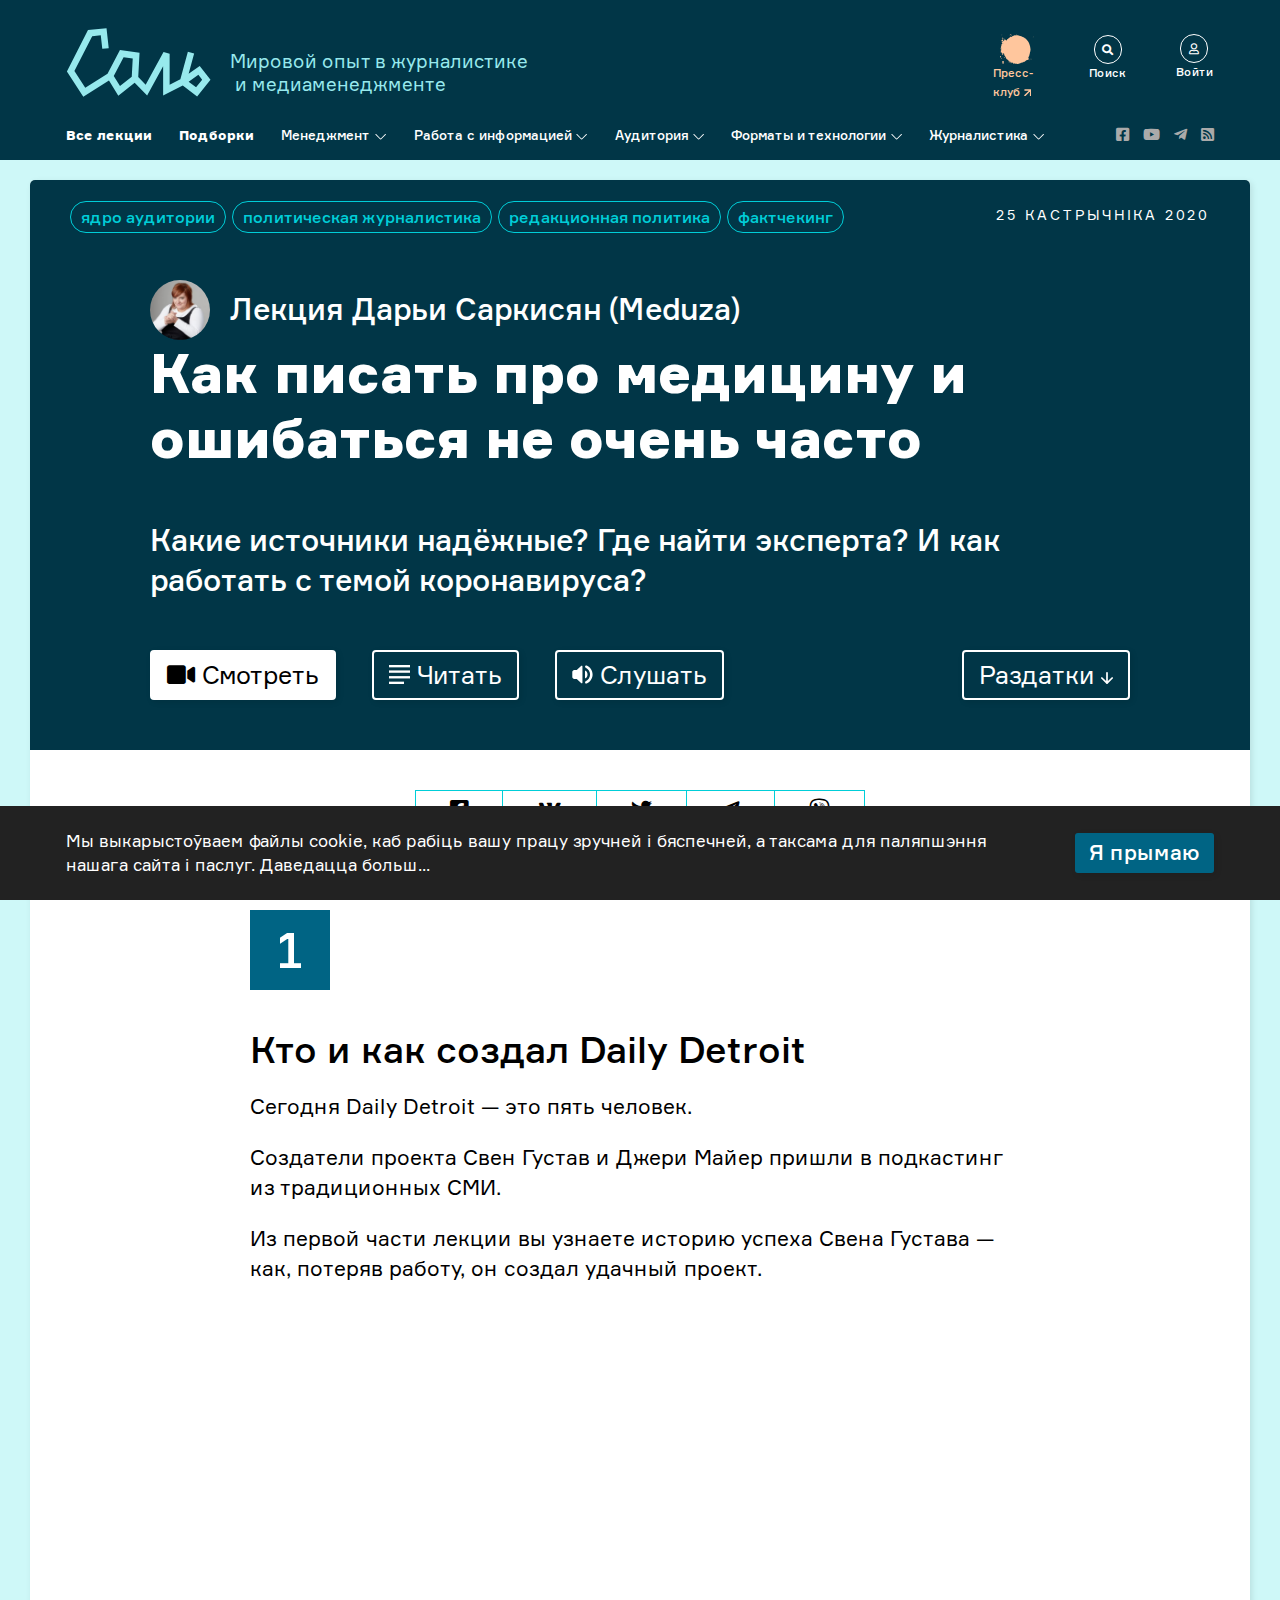
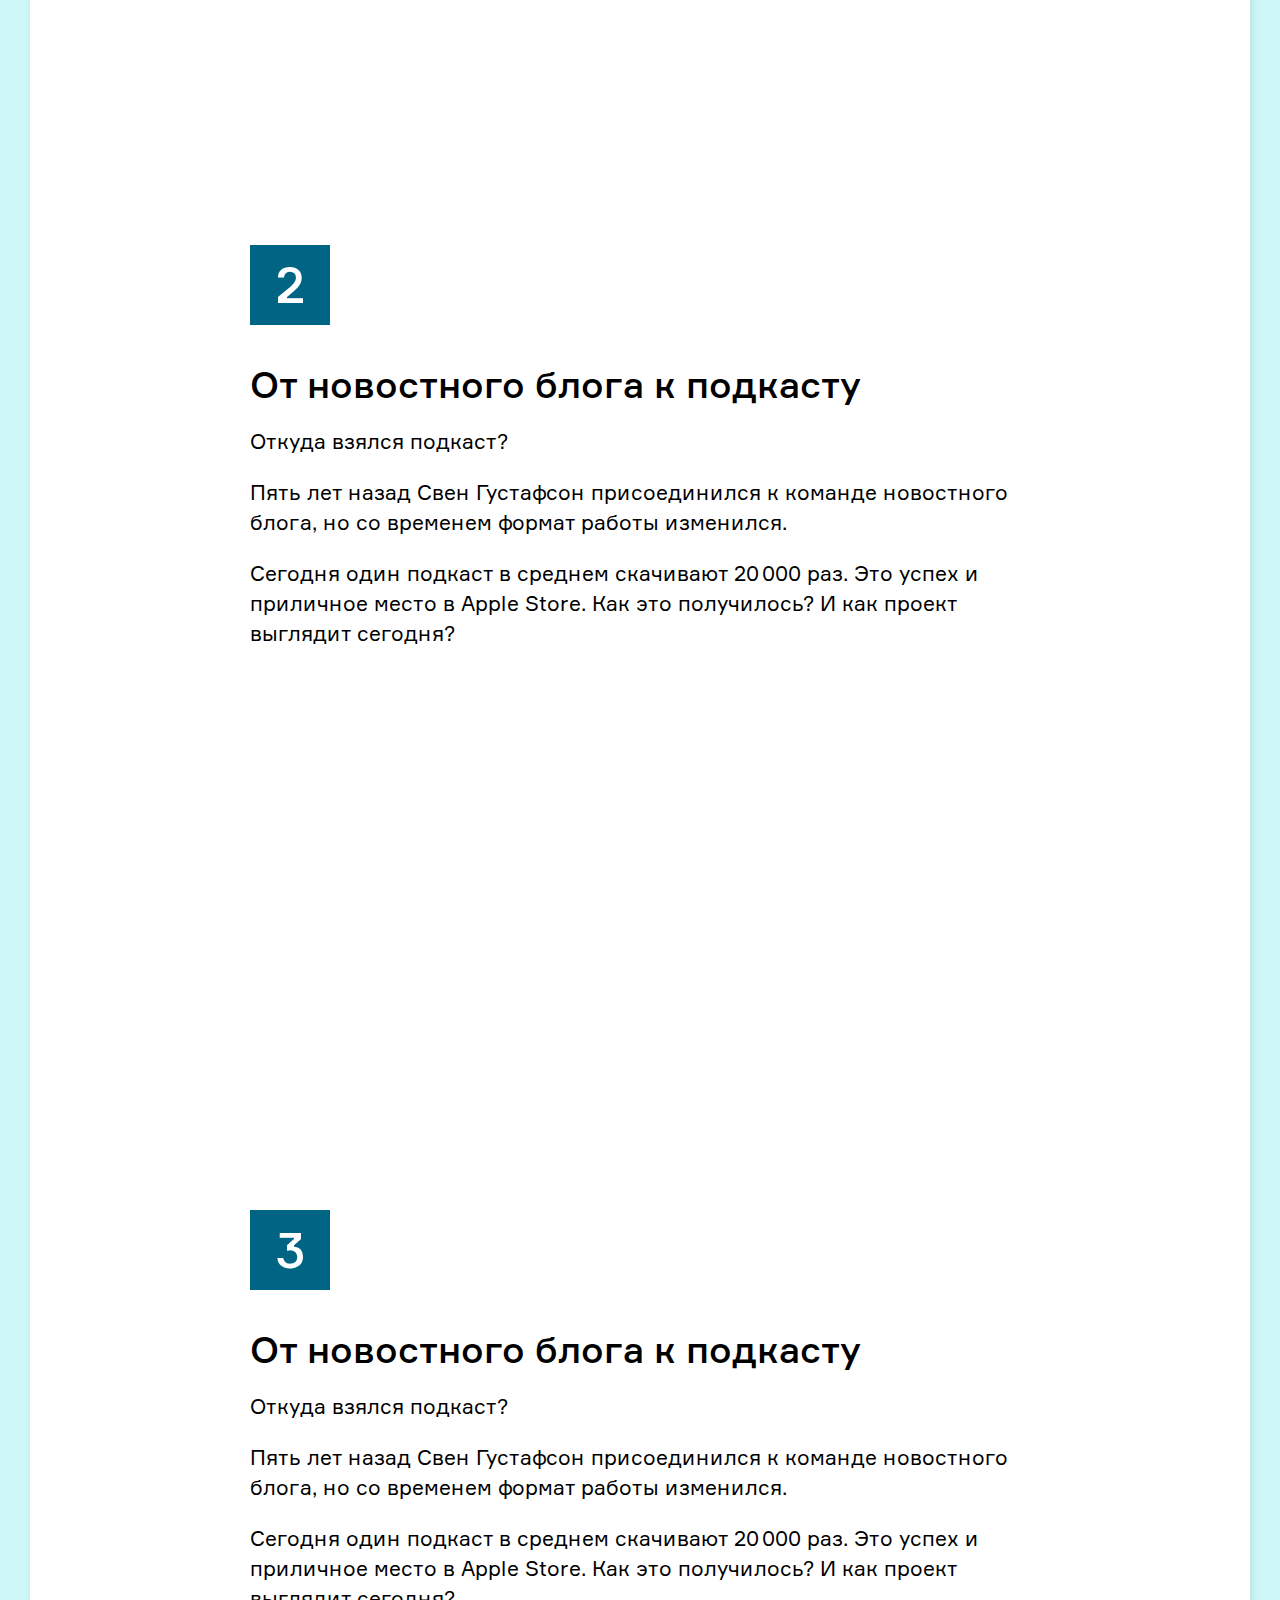
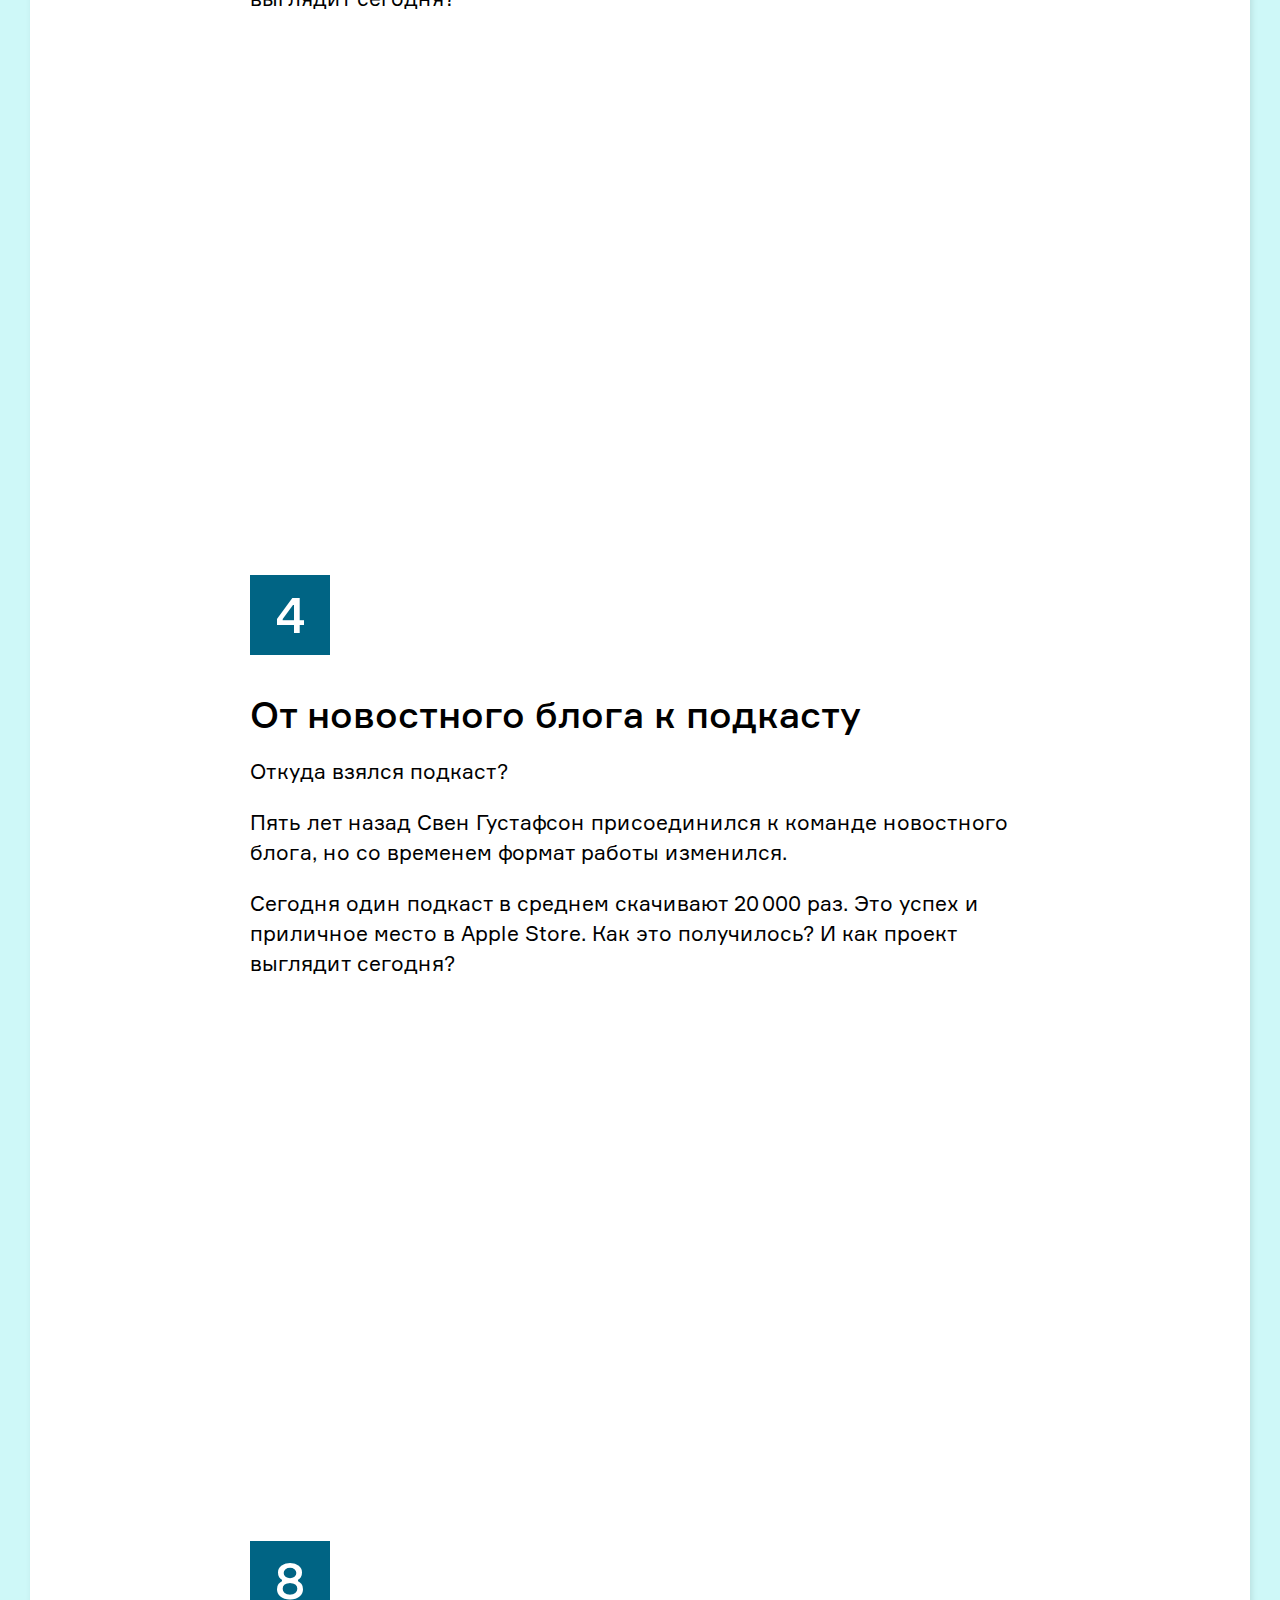
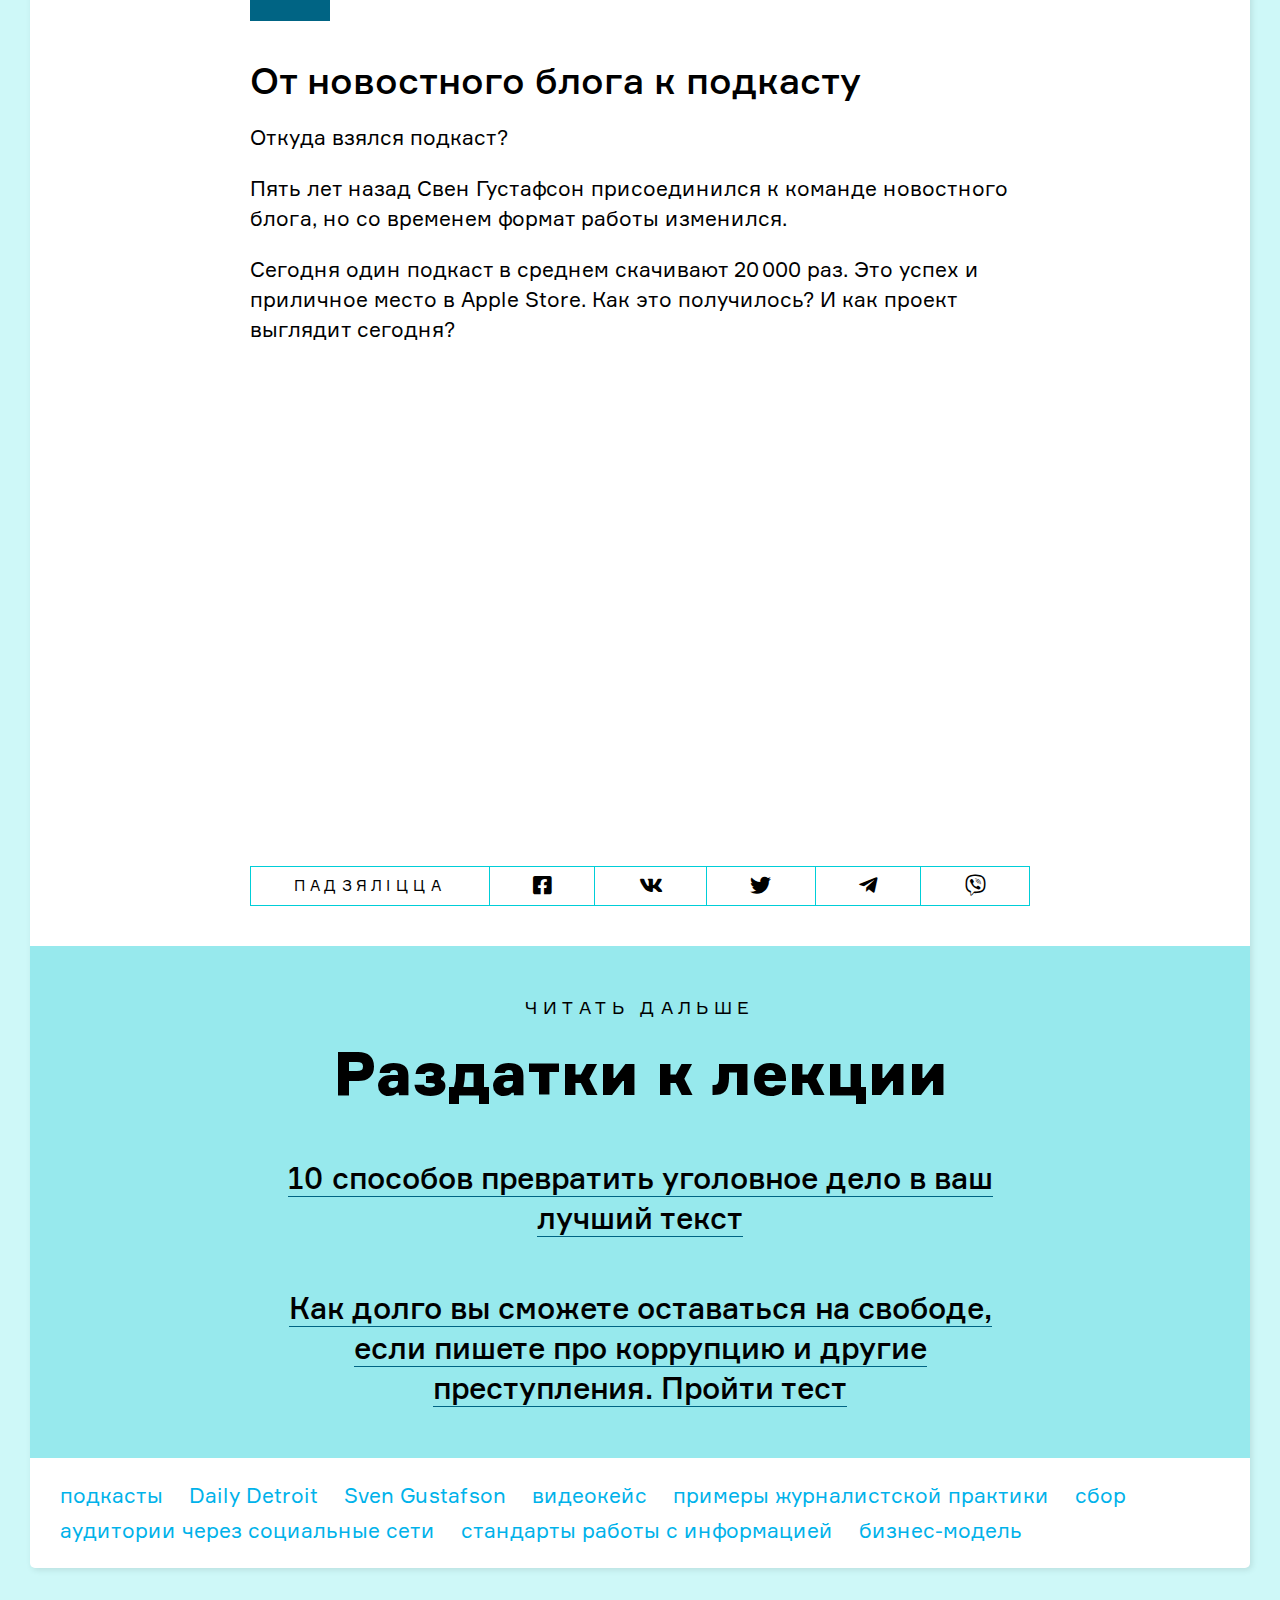
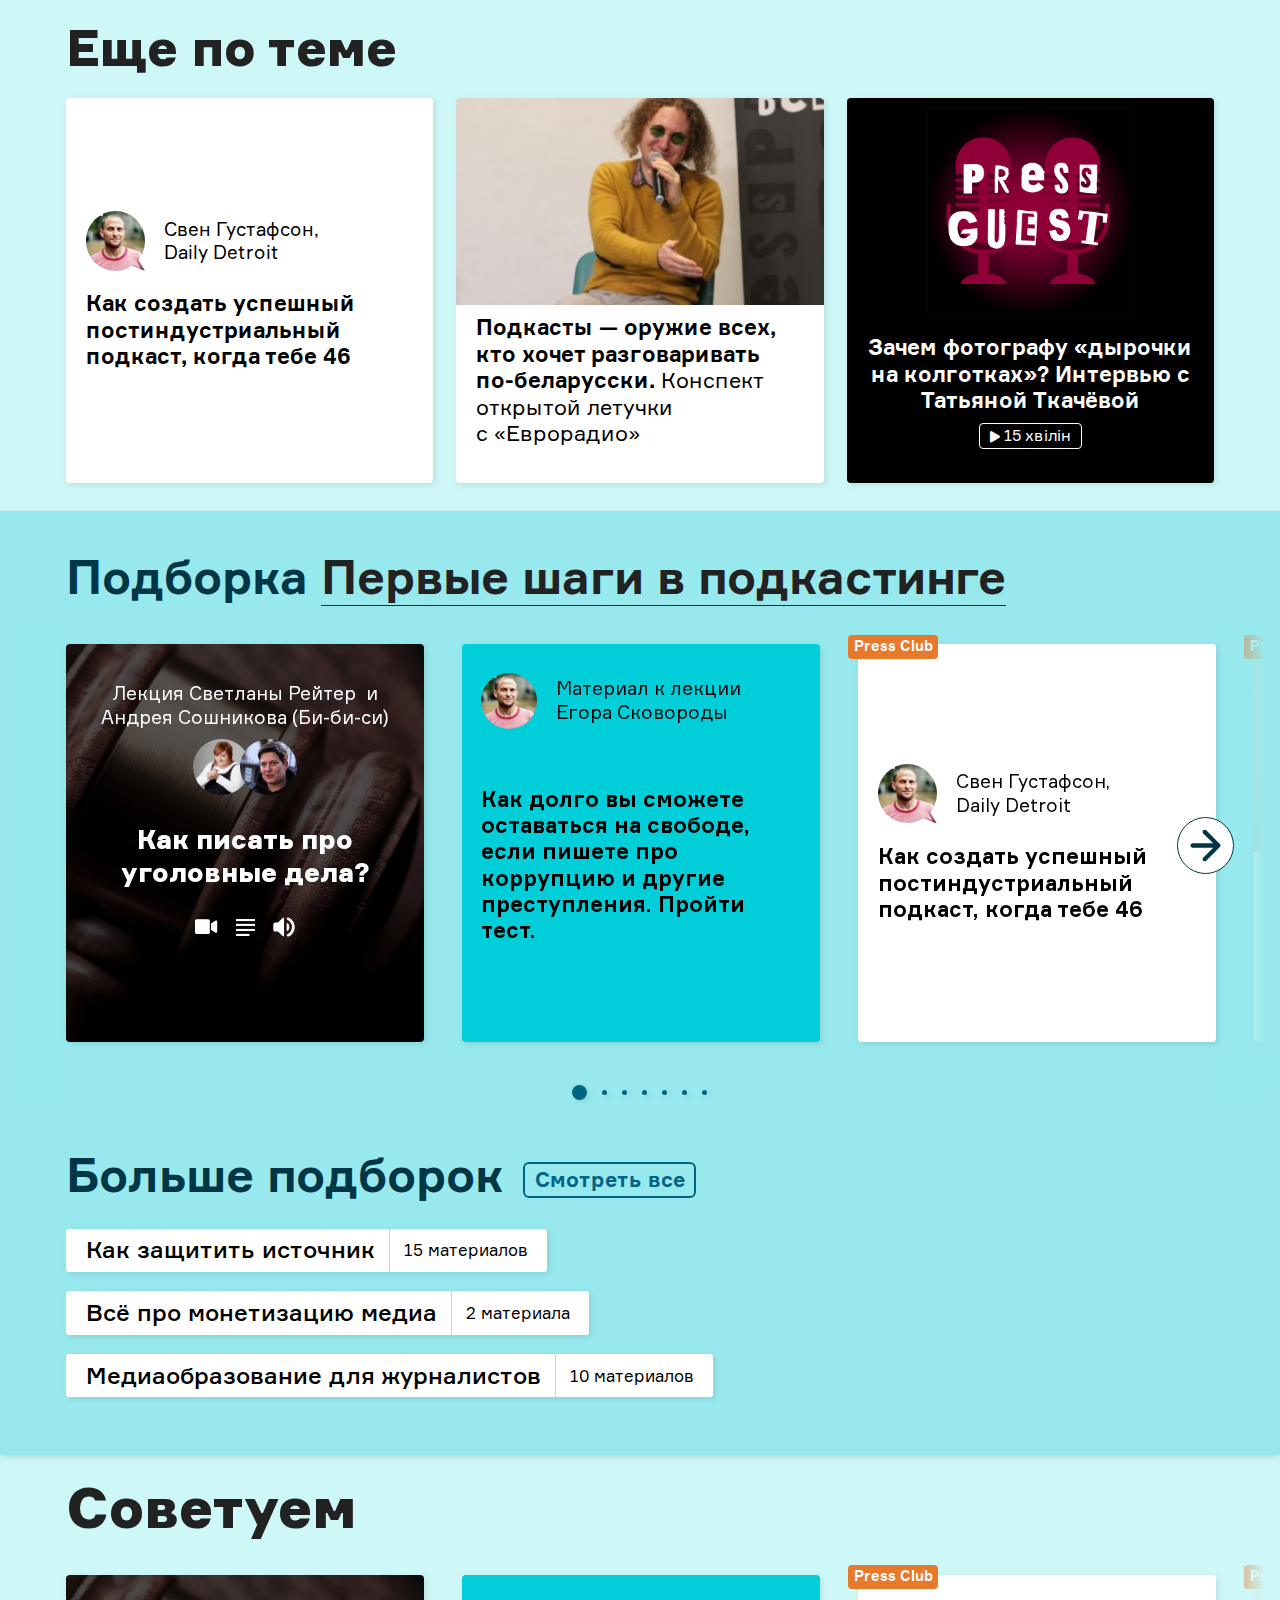
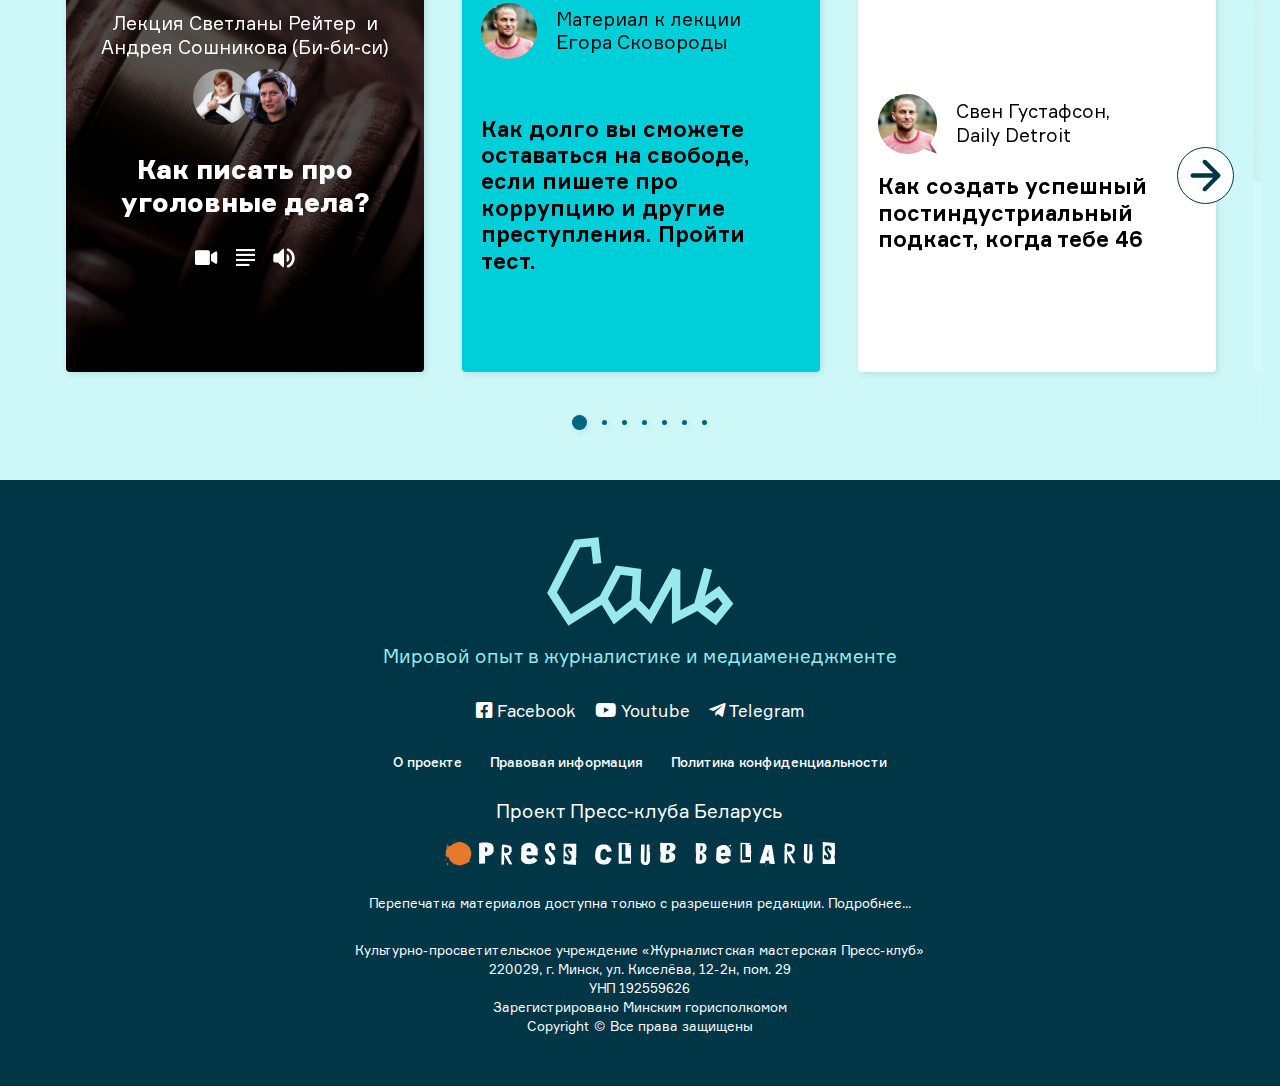
<file: lecture.html>
<!DOCTYPE html>
<html lang="en">
<head>
    <meta charset="UTF-8">
    <title>Title</title>
    <meta name="viewport" content="width=device-width, initial-scale=1.0, maximum-scale=1.0, user-scalable=no">
    <link href="fonts/Formular/fonts.css" rel="stylesheet" type="text/css"/>
    <link href="fonts/fontawesome/css/all.css" rel="stylesheet" type="text/css"/>
    <link rel="stylesheet" href="js/slick/slick.css">
    <link rel="stylesheet" href="js/slick/slick-theme.css">
    <link href="styles/normalize.css" rel="stylesheet" type="text/css"/>
    <link href="styles/animate.min.css" rel="stylesheet" type="text/css"/>
    <link href="styles/styles.css" rel="stylesheet" type="text/css"/>
</head>
<body class="post article">
    <header class="header show">
    <div class="desktop-header">
        <div class="container">
            <div class="logo-wrapper">
                <a class="logo" href="/">
                    <img src="src/salt-logo.svg" />
                    <p>Мировой опыт в журналистике<br/> и медиаменеджменте</p>
                </a>
                <div class="btn-wrapper">
                    <a class="pc-btn" href="https://press-club.by">
                        <svg width="36" height="32" viewBox="0 0 36 32" fill="none" xmlns="http://www.w3.org/2000/svg">
                            <path d="M12.0002 1.44796V1.52036C12.1398 1.59276 12.2095 1.66516 12.2095 1.66516C12.2095 1.66516 12.2095 1.66516 12.2793 1.66516L12.4188 1.15837H12.5584C12.6979 0.796379 12.8374 0.506786 12.8374 0.434388C12.8374 0.506786 12.6979 0.651583 12.5584 0.796379H12.3491C12.2793 0.868777 12.1398 0.941175 11.9305 1.01357L11.8607 1.23077L11.6514 1.30317L11.5816 1.37556C11.5816 1.52036 11.6514 1.66516 11.7909 1.80995C11.9305 1.59276 12.0002 1.44796 12.0002 1.44796Z" fill="#E7792B"/>
                            <path d="M30.2095 27.4389H30.3491C30.3491 27.5113 30.3491 27.5113 30.3491 27.5837H30.4188C30.4886 27.5837 30.5584 27.5837 30.5584 27.5113H30.4886C30.4886 27.4389 30.4886 27.4389 30.4886 27.3665L30.5584 27.2941C30.2793 27.2941 30.2095 27.3665 30.2095 27.4389C30.2095 27.3665 30.2095 27.3665 30.2095 27.4389Z" fill="#E7792B"/>
                            <path d="M30.6277 27.2217C30.558 27.2217 30.5584 27.2941 30.5584 27.2941C30.5584 27.2941 30.6277 27.2941 30.6277 27.2217C30.6975 27.2941 30.6975 27.2941 30.7673 27.3665V27.2941C30.7673 27.2217 30.6975 27.2217 30.6277 27.2217Z" fill="#E7792B"/>
                            <path d="M17.2324 0.868777C17.2324 0.868777 17.3022 0.868777 17.372 0.868777V0.796379C17.8603 0.868777 18.0696 0.796379 18.0696 0.579184C18.0696 0.434388 18.0696 0.434388 17.9999 0.434388C17.9301 0.434388 17.8603 0.434388 17.8603 0.506786V0.651582H17.7906C17.7906 0.579184 17.7906 0.579184 17.7906 0.579184V0.506786H17.651C17.4417 0.434388 17.2324 0.579184 17.2324 0.796379H17.1627V0.941175L17.2324 0.868777Z" fill="#E7792B"/>
                            <path d="M30.9766 27.6561L30.9068 27.4389H30.837V27.8009C30.9068 27.8009 30.9766 27.7285 31.1161 27.7285C31.1161 27.6561 31.1859 27.6561 31.1859 27.5837C31.1859 27.5113 31.1859 27.4389 31.1161 27.4389C31.1161 27.5837 31.1161 27.6561 30.9766 27.6561Z" fill="#E7792B"/>
                            <path d="M26.3719 29.6109C26.3021 29.6109 26.3021 29.6109 26.3021 29.6109V29.6833L26.3719 29.6109Z" fill="#E7792B"/>
                            <path d="M31.7443 27.5113C31.7443 27.4389 31.7443 27.3665 31.7443 27.3665L31.6745 27.2941H31.6048V27.4389C31.6048 27.4389 31.535 27.4389 31.4652 27.3665C31.4652 27.3665 31.3955 27.3665 31.3257 27.3665V27.5837H31.3955V27.5113C31.3955 27.5113 31.4652 27.5113 31.4652 27.4389H31.7443C31.8141 27.4389 31.8838 27.4389 31.8838 27.4389V27.3665L31.7443 27.5113Z" fill="#E7792B"/>
                            <path d="M31.2557 27.8009C31.2557 28.0181 31.3254 28.0181 31.5347 28.0905V28.0181C31.465 27.8733 31.3952 27.8009 31.2557 27.8009Z" fill="#E7792B"/>
                            <path d="M1.67461 24.8326H1.74437C1.74437 24.7602 1.81414 24.6878 1.81414 24.6878H1.74437C1.74437 24.6154 1.74437 24.6154 1.67461 24.543C1.60484 24.4706 1.60484 24.4706 1.53507 24.4706C1.53507 24.4706 1.53507 24.4706 1.4653 24.4706V24.543H1.53507C1.53507 24.543 1.60484 24.6154 1.67461 24.8326Z" fill="#E7792B"/>
                            <path d="M1.4653 24.543C1.32577 24.6878 1.25566 24.7602 1.25566 24.7602C1.32542 24.7602 1.39519 24.7602 1.46496 24.7602C1.39519 24.6878 1.39554 24.6154 1.4653 24.543Z" fill="#E7792B"/>
                            <path d="M3.55784 28.7421C3.48808 28.7421 3.20901 28.7421 2.7904 28.8145C2.72064 28.8145 2.65087 28.9593 2.51134 29.2489C2.44157 29.3937 2.3718 29.5385 2.3718 29.6833C2.3718 29.8281 2.3718 30.0453 2.44157 30.3349C2.51134 30.3349 2.51134 30.3349 2.5811 30.4072C2.72064 30.6244 2.7904 30.8416 2.7904 30.914C2.7904 30.9864 2.7904 30.9864 2.72064 31.0588C2.65087 31.1312 2.65087 31.2036 2.65087 31.2036C2.65087 31.5656 2.86017 31.7828 3.41831 31.9276C3.41831 31.8552 3.41831 31.8552 3.41831 31.8552C3.41831 31.7828 3.41831 31.638 3.48808 31.5656C3.69738 31.4932 3.83691 31.4208 3.90668 31.3484C3.90668 31.276 3.90668 31.2036 3.83691 31.0588C3.76715 30.914 3.76715 30.8416 3.76715 30.7692C3.76715 30.6968 3.76715 30.6244 3.83691 30.6244C3.90668 30.552 3.90668 30.4796 3.97645 30.4072C4.04621 30.2625 4.04621 30.1177 4.04621 30.0453C4.04621 29.1765 3.90668 28.7421 3.55784 28.7421Z" fill="#E7792B"/>
                            <path d="M5.23229 25.267C5.23229 25.1222 5.23229 24.9774 5.23229 24.7602C5.16252 24.6154 5.09275 24.543 5.02298 24.543C4.81368 24.543 4.74391 24.6154 4.67415 24.7602C4.67415 24.8326 4.74391 24.905 4.88345 24.9774C4.95322 24.9774 5.02298 24.9774 5.16252 24.9774C5.23229 24.9774 5.23229 25.0498 5.23229 25.0498C5.16252 25.1222 5.09275 25.1222 5.02298 25.1222C4.95322 25.1222 4.88345 25.1222 4.81368 25.0498V24.9774C4.74391 24.9774 4.74391 24.9774 4.67415 25.0498C4.67415 25.0498 4.74391 25.1222 4.81368 25.1222H4.67415C4.67415 25.1946 4.67415 25.3394 4.67415 25.5566C4.74391 25.5566 4.74391 25.629 4.81368 25.629V25.4842H4.88345C4.88345 25.4842 4.95322 25.4842 5.02298 25.4842C5.02298 25.4118 5.09275 25.4118 5.09275 25.4118C5.23229 25.4118 5.30205 25.3394 5.30205 25.3394C5.30205 25.3394 5.30205 25.3394 5.30205 25.267H5.23229Z" fill="#E7792B"/>
                            <path d="M10.6749 1.37557C10.7446 1.37557 10.7446 1.37557 10.8144 1.37557L10.8842 1.15837H11.1632L11.233 1.08597C11.233 1.01358 11.233 1.01358 11.233 1.01358H11.1632C11.0237 1.01358 11.0237 0.941177 11.0237 0.941177C11.0237 0.941177 11.1632 0.868779 11.3028 0.79638C11.4423 0.723982 11.5121 0.651584 11.5121 0.579186H11.4423C11.4423 0.579186 11.4423 0.579186 11.3726 0.579186C11.3726 0.506788 11.4423 0.506788 11.4423 0.434389C11.4423 0.289593 11.4423 0.144796 11.3726 0C11.3726 0 11.233 0.0723982 11.0237 0.144796V0.217195H10.8842V0.289593H10.8144C10.8144 0.289593 10.8144 0.289593 10.7446 0.289593C10.6749 0.361991 10.6749 0.506788 10.6749 0.579186H10.7446C10.7446 0.579186 10.7446 0.579186 10.8144 0.579186C10.8144 0.651584 10.8144 0.651584 10.8144 0.723982C10.8144 0.941177 10.6749 1.01358 10.4656 0.941177V0.868779C10.4656 0.79638 10.4656 0.79638 10.3958 0.79638C10.326 0.868779 10.326 0.941177 10.326 1.08597C10.326 1.15837 10.326 1.15837 10.326 1.23077L10.6749 1.37557Z" fill="#E7792B"/>
                            <path d="M2.1627 1.01357C2.1627 1.08597 2.09293 1.08597 2.09293 1.15837C2.02316 1.15837 2.02316 1.15837 2.02316 1.15837H1.88363L1.81386 1.23077C1.81386 1.23077 1.81386 1.23077 1.81386 1.30317H2.09293L2.1627 1.23077V1.01357C2.23247 0.79638 2.23247 0.651584 2.1627 0.506787H2.09293C2.02316 0.506787 1.9534 0.506787 1.9534 0.506787H2.02316C2.02316 0.651584 2.02316 0.79638 2.02316 0.79638C2.1627 0.941177 2.1627 0.941177 2.1627 1.01357Z" fill="#E7792B"/>
                            <path d="M1.53476 24.6878H1.39522V24.7602L1.53476 24.6878Z" fill="#E7792B"/>
                            <path d="M1.18604 23.7466C0.906974 23.5294 0.697672 23.3846 0.558138 23.3846C0.418603 23.3846 0.279069 23.5294 0.209302 23.819C0.0697672 24.1086 0.0697672 24.3258 0 24.543C0 24.6878 0 24.8326 0.0697672 24.905L0.558138 24.9774C0.627905 24.905 0.697672 24.7602 0.837207 24.543H0.906974C0.906974 24.4706 0.976741 24.3258 0.976741 24.1086L1.18604 24.0362V23.7466Z" fill="#E7792B"/>
                            <path d="M1.60454 26.2082H1.53478L1.46501 25.9186C1.39524 25.8462 1.32547 25.8462 1.32547 25.8462C1.18594 25.8462 1.18594 25.9186 1.11617 26.1358C1.11617 26.3529 1.25571 26.4977 1.60454 26.6425C1.67431 26.5701 1.74408 26.2082 1.95338 25.5566C1.88361 25.5566 1.74408 25.4842 1.67431 25.4842C1.60454 25.4842 1.60454 25.7738 1.60454 26.2082Z" fill="#E7792B"/>
                            <path d="M1.8137 1.01357C1.88347 1.01357 1.88347 1.01357 1.95324 0.941177L1.9533 0.868779C1.744 0.868779 1.67417 0.868779 1.67417 0.941177C1.74393 1.01357 1.74393 1.01357 1.8137 1.01357Z" fill="#E7792B"/>
                            <path d="M33.4189 26.9321H33.4887L33.1398 26.6425V26.5701C33.1398 26.5701 33.1398 26.4977 33.1398 26.4253C33.0003 26.3529 32.8608 26.2806 32.791 26.2806C32.7212 26.2806 32.6515 26.3529 32.6515 26.4253C32.6515 26.4977 32.6515 26.4977 32.7212 26.5701H32.791C32.791 26.5701 32.791 26.6425 32.8608 26.6425C32.8608 26.7149 32.8608 26.7873 32.8608 26.8597V27.0045C32.8608 27.0769 32.8608 27.1493 32.791 27.2941C32.8608 27.2217 32.9305 27.2217 33.0003 27.2217C33.0003 27.2217 33.0701 27.2217 33.0701 27.2941C33.0701 27.3665 33.1398 27.3665 33.1398 27.4389H33.2096C33.2096 27.3665 33.2096 27.2941 33.1398 27.2217C33.0003 27.0769 32.9305 26.9321 32.9305 26.8597C32.9305 26.7873 32.9305 26.7873 33.0003 26.7873C33.2096 26.7873 33.2794 26.7873 33.4189 26.9321L33.2794 27.0769H33.3491V27.0045C33.4189 27.0045 33.4189 27.0045 33.4189 26.9321Z" fill="#E7792B"/>
                            <path d="M33.4184 27.0769C33.4184 27.1493 33.4184 27.1493 33.4184 27.0769V27.1493C33.6277 27.1493 33.6975 27.1493 33.6975 27.0769V27.0045C33.6277 27.0769 33.558 27.0769 33.4184 27.0769Z" fill="#E7792B"/>
                            <path d="M34.2562 27.5113L34.1864 27.5837C34.1166 27.5837 34.0469 27.5113 33.9771 27.5113L33.9073 27.5837C33.9073 27.5837 33.9771 27.6561 34.1864 27.7285L34.2562 27.5113C34.1864 27.5113 34.1864 27.4389 34.2562 27.5113Z" fill="#E7792B"/>
                            <path d="M0.976584 13.4661C1.04635 13.4661 1.11612 13.3937 1.11612 13.3937C1.04635 13.3937 0.976584 13.3937 0.976584 13.4661Z" fill="#E7792B"/>
                            <path d="M32.3019 26.8597V26.7873H32.2321V26.5702L32.0926 26.6426H32.1624V26.9321H32.3019V27.0045H32.3717C32.3717 26.9321 32.3717 26.8597 32.3717 26.7873H32.5112L32.581 26.7149C32.581 26.7149 32.581 26.7149 32.581 26.6426C32.4414 26.8597 32.3717 26.8597 32.3019 26.8597Z" fill="#E7792B"/>
                            <path d="M34.3258 27.2217C34.3258 27.1493 34.3258 27.1493 34.3956 27.1493H34.5351C34.5351 27.0769 34.5351 27.0769 34.5351 27.0769C34.5351 27.0045 34.5351 27.0045 34.5351 27.0045V27.0769C34.5351 27.0769 34.4654 27.0769 34.4654 27.0045H34.3956C34.3258 27.0769 34.3258 27.1493 34.3258 27.2941C34.2561 27.2941 34.3258 27.2941 34.3258 27.2217C34.3258 27.2941 34.3258 27.2941 34.3258 27.2941V27.2217Z" fill="#E7792B"/>
                            <path d="M3.83676 5.71946H3.76699V5.79186C3.76699 5.79186 3.76699 5.79186 3.76699 5.86425H3.83676C3.83676 5.79186 3.83676 5.79186 3.83676 5.71946Z" fill="#E7792B"/>
                            <path d="M36 3.11312C35.9302 3.11312 35.8605 3.11312 35.8605 3.11312L35.8601 3.04073H35.4419V3.11312C35.3023 3.11312 35.2326 3.18552 35.093 3.18552L35.0233 3.25792C35.0233 3.33032 35.0233 3.33032 35.0233 3.33032H35.1628C35.3023 3.25792 35.5814 3.18552 35.9302 3.11312C36 3.25792 36 3.18552 36 3.11312Z" fill="#E7792B"/>
                            <path d="M34.3249 27.2941V27.3665C34.3947 27.3665 34.3947 27.4389 34.4644 27.4389H34.604C34.604 27.4389 34.604 27.4389 34.5342 27.3665C34.4644 27.3665 34.4644 27.3665 34.3249 27.2941Z" fill="#E7792B"/>
                            <path d="M35.9998 2.96833C35.9301 2.89593 35.9998 2.89593 35.9998 2.96833C35.8603 2.89593 35.8601 2.96833 35.8601 3.04073C35.9299 3.04073 35.9998 2.96833 35.9998 2.96833Z" fill="#E7792B"/>
                            <path d="M32.7208 27.2217C32.7208 27.2941 32.791 27.2941 32.791 27.2941L32.7905 27.2217H32.7208Z" fill="#E7792B"/>
                            <path d="M2.44201 3.54751C2.51178 3.54751 2.51178 3.54751 2.51178 3.54751V3.47511C2.51178 3.47511 2.51178 3.54751 2.44201 3.54751Z" fill="#E7792B"/>
                            <path d="M2.86058 5.14027L3.00012 5.06787V4.99548C3.00012 4.99548 3.00012 4.92308 3.06988 4.85068C3.13965 4.77828 3.13965 4.77828 3.20942 4.77828C3.34895 4.77828 3.55825 4.85068 3.76756 4.99548V5.35747H3.83732V5.28507H3.90709L3.97686 5.35747V5.42986H4.11639V5.28507C4.18616 5.28507 4.18616 5.28507 4.25593 5.35747V5.42986C4.25593 5.42986 4.25593 5.50226 4.32569 5.50226H4.39546C4.39546 5.35747 4.25593 5.21267 3.97686 5.06787C3.69779 4.92308 3.48849 4.70588 3.34895 4.56109C3.34895 4.41629 3.27918 4.1991 3.13965 3.9095C3.06988 3.9095 3.00012 3.8371 2.86058 3.69231C2.79081 3.61991 2.65128 3.54751 2.65128 3.54751H2.58151V3.61991C2.58151 3.69231 2.51174 3.76471 2.51174 3.9095C2.51174 3.9819 2.51174 3.9819 2.51174 4.0543C2.65128 4.0543 2.72105 4.1267 2.93035 4.1991C2.93035 4.27149 2.93035 4.34389 2.93035 4.41629C2.93035 4.56109 2.79081 4.63348 2.58151 4.70588C2.44198 4.77828 2.30244 4.77828 2.09314 4.85068C2.02337 4.85068 2.02337 4.99548 2.02337 5.21267H2.09314V5.28507C2.09314 5.28507 2.09314 5.28507 2.09314 5.35747H2.23268V5.42986C2.30244 5.42986 2.44198 5.42986 2.51174 5.50226C2.51174 5.57466 2.44198 5.57466 2.44198 5.64706V5.71946C2.44198 5.79186 2.51174 5.79186 2.58151 5.79186C2.65128 5.79186 2.65128 5.79186 2.72105 5.79186V5.71946C2.72105 5.71946 2.72105 5.71946 2.72105 5.64706C2.65128 5.64706 2.58151 5.64706 2.51174 5.64706C2.51174 5.35747 2.65128 5.14027 2.79081 5.21267H2.86058L2.93035 5.28507C2.93035 5.28507 2.93035 5.28507 2.86058 5.14027C2.86058 5.21267 2.86058 5.21267 2.86058 5.14027Z" fill="#E7792B"/>
                            <path d="M1.53476 7.9638C1.53476 7.89141 1.46499 7.81901 1.46499 7.81901L1.39522 7.89141C1.39522 8.0362 1.46499 8.1086 1.67429 8.181V8.1086C1.60452 8.0362 1.60452 8.0362 1.53476 7.9638Z" fill="#E7792B"/>
                            <path d="M3.90687 5.79186H3.8371L3.83676 5.86425C3.90653 5.86425 3.90687 5.86425 3.90687 5.79186Z" fill="#E7792B"/>
                            <path d="M32.1627 18.9683C32.1627 18.8959 32.1627 18.8235 32.1627 18.8235C32.1627 18.6063 32.2325 18.3167 32.3022 17.8824C32.372 17.448 32.372 17.1584 32.4418 16.9412C32.5115 16.0724 32.3022 14.6244 31.8836 12.6697C31.8139 12.4525 31.6743 12.0905 31.465 11.5837C31.3953 11.3665 31.3255 11.0045 31.2557 10.5701C31.186 10.5701 31.186 10.4977 31.1162 10.4253C30.9767 10.0633 30.7674 9.55656 30.4883 8.97738V8.90498C30.4883 8.83258 30.4883 8.83258 30.4185 8.76018C30.3488 8.68778 30.279 8.47059 30.2092 8.181C30.1395 8.181 30.0697 8.181 29.9999 8.1086C29.7906 7.74661 29.372 7.23982 28.8139 6.58823C28.6743 6.44344 28.5348 6.29864 28.465 6.08145C28.186 5.93665 28.1162 5.86425 28.1162 5.71946H28.186C28.186 5.71946 28.1162 5.64706 28.1162 5.57466H27.9069C27.7674 5.42986 27.5581 5.21267 27.279 4.99547V4.85068H27.2092C27.2092 4.85068 27.2092 4.85068 27.1395 4.85068V4.70588C27.0697 4.70588 26.9999 4.70588 26.8604 4.70588V4.56109C26.6511 4.41629 26.372 4.34389 26.0232 4.19909V4.0543C26.0232 4.0543 25.9534 4.0543 25.8837 4.0543C25.8139 4.0543 25.7441 4.0543 25.7441 4.0543V3.9095L25.6744 3.8371H25.6046V3.69231C25.5348 3.69231 25.4651 3.69231 25.3953 3.69231C25.2558 3.69231 24.9069 3.47511 24.3488 3.18552C23.9302 2.96833 23.3023 2.67873 22.6046 2.31674L20.5116 1.73756C20.2325 1.52036 19.5348 1.44796 18.7674 1.30317V1.37556C18.7674 1.37556 18.7674 1.37556 18.7674 1.44796C18 1.44796 17.4418 1.44796 17.0232 1.44796C16.7441 1.44796 15.6279 1.66516 13.7442 2.09955V2.17194C13.7442 2.17194 13.7442 2.17195 13.7442 2.24434C13.3256 2.46154 12.907 2.67873 12.4883 2.96832C12.0697 3.18552 11.6511 3.33032 11.2325 3.25792C11.1628 3.25792 11.1628 3.25792 11.1628 3.18552C11.1628 3.11312 11.2325 3.04072 11.3023 2.96832C11.3721 2.82353 11.4418 2.75113 11.4418 2.75113C11.4418 2.67873 11.3721 2.67873 11.3023 2.67873C11.1628 2.67873 10.9535 2.75113 10.7442 2.82353C10.7442 2.82353 10.7442 2.89593 10.7442 2.96832C10.7442 3.04072 10.7442 3.11312 10.7442 3.18552C10.7442 3.18552 10.6744 3.18552 10.6744 3.11312L10.6046 3.18552C10.6046 3.18552 10.5349 3.18552 10.5349 3.25792C10.5349 3.25792 10.5349 3.25792 10.5349 3.33032C10.6744 3.33032 10.7442 3.33032 10.8139 3.40271L10.7442 3.47511C10.6744 3.47511 10.6046 3.47511 10.6046 3.47511V3.54751H10.6744C10.6744 3.54751 10.6744 3.54751 10.7442 3.54751V3.61991L10.6744 3.69231C10.5349 3.47511 10.4651 3.54751 10.4651 3.54751V3.61991C10.4651 3.69231 10.3256 3.69231 10.1163 3.76471C10.1163 3.8371 10.1163 3.9095 10.0465 3.9819L9.76743 4.0543V4.1267H9.69766V4.19909H9.62789V4.27149H9.55812C9.55812 4.27149 9.55812 4.19909 9.55812 4.1267C9.48836 4.1267 9.48836 4.19909 9.41859 4.19909C9.48836 4.19909 9.48836 4.19909 9.48836 4.19909C9.48836 4.48869 9.20929 4.70588 8.79068 4.77828V4.85068H8.72092V4.92308H8.65115C8.58138 5.06787 8.30231 5.21267 7.81394 5.35747V5.50226C7.60464 5.50226 7.53488 5.57466 7.53488 5.71946C7.53488 5.71946 7.53488 5.71946 7.53488 5.79186C7.67441 5.86425 7.67441 5.93665 7.67441 5.93665C7.67441 6.00905 7.67441 6.00905 7.60464 6.00905C7.60464 6.00905 7.46511 6.15385 7.32557 6.37104H7.25581C7.25581 6.44344 7.25581 6.51584 7.18604 6.58823H7.11627C7.11627 6.58823 7.11627 6.58823 7.0465 6.58823L6.8372 6.95023C6.76744 6.95023 6.76744 6.95023 6.69767 6.95023C6.6279 6.87783 6.48837 6.73303 6.27906 6.58823C6.2093 6.58823 6.06976 6.51584 5.93023 6.44344L5.72093 6.08145C5.65116 5.71946 5.58139 5.57466 5.51163 5.57466L5.44186 5.64706C5.44186 5.71946 5.44186 5.71946 5.44186 5.79186C5.44186 5.86425 5.44186 5.93665 5.37209 6.00905C5.30232 6.00905 5.23256 5.93665 5.09302 5.93665V6.00905C5.09302 6.00905 5.09302 6.00905 5.09302 6.08145H5.02325C4.88372 6.08145 4.88372 6.00905 4.88372 5.86425C4.88372 5.79185 4.95349 5.64706 5.02325 5.42986C5.09302 5.42986 5.16279 5.50226 5.23256 5.50226C5.23256 5.42986 5.23256 5.28507 5.09302 5.14027C5.02325 4.99547 4.95349 4.92308 4.88372 4.92308C4.88372 4.92308 4.81395 4.92308 4.74419 4.99547V5.06787H4.67442C4.67442 5.06787 4.67442 5.06787 4.60465 5.06787C4.67442 5.06787 4.67442 5.21267 4.74419 5.35747H4.88372V5.42986C4.88372 5.50226 4.74419 5.50226 4.53488 5.50226C4.53488 5.57466 4.46512 5.57466 4.46512 5.57466C4.46512 5.57466 4.53488 5.64706 4.67442 5.64706C4.67442 5.71946 4.67442 5.86425 4.67442 5.93665C4.67442 6.08145 4.67442 6.22624 4.60465 6.37104H4.53488C4.53488 6.37104 4.53488 6.37104 4.46512 6.37104V6.44344C4.46512 6.51584 4.46512 6.51584 4.46512 6.58823H4.53488V6.66063H4.60465V6.73303C4.81395 6.80543 4.74419 6.80543 4.67442 6.80543C4.60465 6.80543 4.46512 6.73303 4.39535 6.73303V6.80543H4.32558L4.25582 6.87783C4.39535 6.95023 4.39535 6.95023 4.39535 7.02262C4.39535 7.02262 4.39535 7.02262 4.32558 7.02262C4.25582 7.02262 4.25582 7.02262 4.25582 7.09502V7.16742H4.32558C4.32558 7.23982 4.32558 7.23982 4.25582 7.31222C4.18605 7.38462 4.18605 7.38462 4.18605 7.45701H4.25582C4.32558 7.45701 4.32558 7.45701 4.32558 7.52941C4.32558 7.67421 4.18605 7.67421 4.04651 7.67421C4.04651 7.67421 3.90698 7.60181 3.69768 7.38462C3.48838 7.16742 3.34884 7.09502 3.20931 7.02262V6.95023H3.06977V6.87783C3.06977 6.87783 3.13954 6.80543 3.20931 6.80543C3.27907 6.73303 3.34884 6.73303 3.34884 6.66063H3.20931V6.51584L3.00001 6.44344V6.37104C3.00001 6.29864 3.00001 6.22624 3.06977 6.22624C3.06977 6.22624 3.06977 6.22624 3.00001 6.22624C2.86047 6.22624 2.7907 6.15385 2.7907 6.08145C2.7907 6.00905 2.86047 6.00905 2.86047 6.00905C2.93024 6.00905 2.93024 6.00905 2.93024 6.00905H3.00001C3.00001 5.93665 3.00001 5.86425 3.00001 5.79186H3.06977C3.06977 5.79186 3.06977 5.79186 3.13954 5.79186V5.71946C3.13954 5.71946 3.13954 5.71946 3.13954 5.64706C3.13954 5.64706 3.20931 5.64706 3.27907 5.64706C3.41861 5.71946 3.48838 5.71946 3.48838 5.64706V5.57466H3.41861C3.41861 5.57466 3.34884 5.57466 3.27907 5.57466V5.35747H3.20931C3.20931 5.35747 3.20931 5.35747 3.13954 5.35747V5.57466H3.06977C3.06977 5.57466 3.06977 5.57466 3.06977 5.50226V5.28507H3.00001C3.00001 5.35747 2.93024 5.35747 2.86047 5.42986C2.7907 5.50226 2.72105 5.57466 2.72105 5.64706C2.72105 5.64706 2.7907 5.71946 2.7907 5.79186C2.86047 5.86425 2.86047 5.86425 2.86047 5.93665C2.7907 6.00905 2.5814 6.15385 2.23257 6.29864C2.1628 6.37104 2.02326 6.44344 1.81396 6.44344C1.60466 6.44344 1.46513 6.44344 1.46513 6.44344L1.39536 6.51584C1.39536 6.58824 1.39536 6.58823 1.46513 6.66063C1.53489 6.66063 1.53489 6.73303 1.60466 6.80543C1.60466 6.80543 1.60466 6.87783 1.53489 6.87783C1.53489 6.87783 1.53489 6.87783 1.53489 6.95023C1.9535 7.09502 2.1628 7.16742 2.1628 7.16742C2.1628 7.23982 2.09303 7.23982 2.02326 7.23982C1.9535 7.16742 1.88373 7.16742 1.81396 7.16742L1.7442 7.23982C1.7442 7.23982 1.7442 7.23982 1.7442 7.31222C1.81396 7.31222 1.9535 7.38462 2.1628 7.38462V7.45701H2.23257C2.23257 7.45701 2.23257 7.45701 2.30233 7.52941C2.30233 7.74661 2.3721 7.8914 2.44187 7.8914C2.44187 7.8914 2.44187 7.8914 2.51163 7.8914V7.819L2.5814 7.74661H2.65117C2.72094 7.74661 2.7907 7.819 2.7907 7.8914C2.7907 7.9638 2.7907 8.0362 2.72094 8.1086H2.5814C2.5814 8.1086 2.5814 8.181 2.5814 8.25339C2.5814 8.32579 2.5814 8.39819 2.5814 8.39819C2.51163 8.39819 2.51163 8.39819 2.44187 8.39819C2.3721 8.39819 2.30233 8.39819 2.23257 8.32579C2.09303 8.0362 2.09303 7.8914 2.09303 7.8914H2.02326V7.9638C1.9535 7.9638 1.88373 7.9638 1.81396 7.9638C1.81396 8.0362 1.81396 8.1086 1.7442 8.1086L1.67443 8.0362L1.67429 8.1086C1.67429 8.1086 1.67429 8.1086 1.67429 8.181L1.81396 8.181V8.25339H1.88373C1.9535 8.25339 1.9535 8.25339 2.02326 8.25339V8.181C2.02326 8.181 2.02326 8.181 2.02326 8.1086C2.09303 8.1086 2.1628 8.1086 2.1628 8.1086C2.23257 8.1086 2.30233 8.1086 2.3721 8.181V8.25339C2.3721 8.25339 2.3721 8.25339 2.3721 8.32579C2.44187 8.32579 2.44187 8.39819 2.51163 8.39819C2.5814 8.39819 2.5814 8.39819 2.65117 8.39819V8.32579L2.72094 8.25339C2.72094 8.25339 2.72094 8.181 2.7907 8.181C2.86047 8.181 2.93024 8.25339 2.93024 8.39819C2.93024 8.47059 2.93024 8.54299 2.86047 8.54299C2.7907 8.54299 2.7907 8.47059 2.72094 8.47059C2.65117 8.47059 2.5814 8.47059 2.51163 8.47059V8.68778H2.44187C2.3721 8.68778 2.3721 8.68778 2.3721 8.61539V8.47059C2.30233 8.47059 2.30233 8.39819 2.23257 8.39819C2.1628 8.39819 2.09303 8.39819 2.09303 8.47059C2.09303 8.54299 2.09303 8.61539 2.09303 8.68778H2.02326C1.9535 8.68778 1.88373 8.68778 1.7442 8.68778C1.7442 8.83258 1.67443 8.90498 1.53489 8.90498C1.53489 8.90498 1.46513 8.90498 1.46513 8.83258V8.68778C1.39536 8.68778 1.32559 8.76018 1.32559 8.90498C1.32559 9.04977 1.39536 9.12217 1.46513 9.12217H1.53489C1.53489 8.97738 1.60466 8.90498 1.60466 8.90498C1.60466 8.90498 1.60466 8.90498 1.60466 8.97738V9.04978L1.67443 9.12217C1.67443 9.12217 1.67443 9.12217 1.7442 9.12217V9.04978C1.81396 9.04978 1.88373 9.04978 1.88373 9.04978C1.9535 9.04978 1.9535 9.12217 1.9535 9.12217V9.19457C1.9535 9.19457 1.9535 9.19457 1.9535 9.26697H2.02326C2.09303 9.33937 2.09303 9.33937 2.1628 9.33937V9.41177C2.1628 9.41177 2.1628 9.41177 2.1628 9.48416H2.72094V9.62896H2.7907L2.86047 9.70136V9.77376L2.7907 9.84615C2.72094 9.84615 2.65117 9.77376 2.5814 9.77376V9.84615C2.51163 9.77376 2.44187 9.77376 2.3721 9.77376C2.3721 9.84616 2.3721 9.91855 2.3721 9.99095H2.23257V10.1357H2.1628L2.09303 10.2081C2.1628 10.2805 2.23257 10.3529 2.23257 10.2805L2.09303 10.5701C2.09303 10.5701 2.02326 10.5701 2.02326 10.4977H1.9535C1.9535 10.5701 1.88373 10.7149 1.88373 10.8597H1.81396C1.81396 10.9321 1.88373 10.9321 2.02326 11.0045V11.0769C2.02326 11.0769 2.02326 11.0769 1.9535 11.0769H1.81396V11.2217C1.81396 11.2217 1.81396 11.2217 1.7442 11.2217V10.9321L1.67443 10.8597C1.67443 10.8597 1.67443 10.8597 1.60466 10.8597V11.0045H1.53489L1.46513 11.0769C1.46513 11.0769 1.46513 11.0769 1.46513 11.1493H1.53489C1.53489 11.2941 1.46513 11.3665 1.39536 11.4389V11.5113C1.39536 11.5113 1.32559 11.5837 1.32559 11.6561H1.39536C1.39536 11.6561 1.39536 11.6561 1.46513 11.6561C1.39536 11.7285 1.39536 11.8009 1.39536 12.0181H1.53489V12.0905C1.53489 12.1629 1.53489 12.2353 1.46513 12.3077H1.39536C1.39536 12.3801 1.46513 12.3801 1.60466 12.4525C1.60466 12.5249 1.53489 12.5973 1.53489 12.6697H1.60466C1.60466 12.6697 1.60466 12.6697 1.67443 12.6697V12.7421L1.60466 12.8145H1.53489C1.46513 12.8145 1.46513 12.8145 1.46513 12.7421V12.6697H1.39536C1.39536 12.6697 1.39536 12.6697 1.32559 12.6697V12.5249L1.25582 12.4525C1.18606 12.4525 1.11629 12.5973 1.11629 12.8145H1.18606V12.8869C1.18606 12.8869 1.18606 12.8869 1.18606 12.9593C1.32559 12.9593 1.39536 13.0317 1.39536 13.1041C1.32559 13.1041 1.25582 13.1765 1.18606 13.2489C1.18606 13.2489 1.18606 13.2489 1.18606 13.3213H1.32559V13.3937C1.32559 13.4661 1.25582 13.5385 1.11629 13.5385L1.04667 13.4661V13.5385C1.04667 13.5385 1.04652 13.5385 1.04652 13.6109C1.18606 13.6109 1.18606 13.6833 1.18606 13.6833H1.04652C1.04652 13.6833 1.04652 13.6833 0.976756 13.6833C0.976756 13.7557 0.976756 13.7557 1.04652 13.8281H1.11629C1.11629 13.8281 1.11629 13.8281 1.18606 13.8281V13.9005C1.18606 13.9729 1.18606 13.9729 1.11629 13.9729C1.11629 13.9729 1.04652 13.9729 1.04652 13.9005H0.976756C0.976756 13.9729 0.976756 13.9729 0.976756 14.0453C0.976756 14.1176 0.976756 14.2624 0.906988 14.4072C0.837221 14.3348 0.767454 14.3348 0.697687 14.3348V14.4796C0.697687 14.4796 0.62792 14.4796 0.62792 14.4072C0.62792 14.4072 0.62792 14.4072 0.558152 14.4072C0.558152 14.4796 0.558152 14.4796 0.558152 14.4796C0.558152 14.6968 0.558152 14.8416 0.62792 14.8416H0.697687C0.697687 14.552 0.697687 14.4072 0.767454 14.4072L0.837221 14.4796V14.552C0.837221 14.6244 0.837221 14.6244 0.837221 14.6244C0.837221 14.6244 0.906988 14.552 0.906988 14.4796C0.976756 14.4072 0.976756 14.3348 0.976756 14.3348C0.976756 14.3348 0.976756 14.3348 0.976756 14.4072V14.4796H1.04652L1.11629 14.552V14.6244C1.11629 14.6244 1.11629 14.6244 1.11629 14.6968H1.18606C1.18606 14.6968 1.18606 14.6968 1.25582 14.6968C1.25582 14.7692 1.25582 14.7692 1.25582 14.8416C1.25582 14.9864 1.18606 14.9864 1.11629 14.9864C1.04652 14.9864 1.04652 14.9864 0.976756 14.914V14.8416C0.906989 14.8416 0.906988 14.7692 0.906988 14.7692C0.837221 14.7692 0.767454 14.8416 0.767454 15.0588H0.62792L0.558152 15.1312C0.558152 15.1312 0.558152 15.1312 0.558152 15.2036H0.697687C0.767454 15.4208 0.697687 15.4932 0.697687 15.638C0.767454 15.7104 0.767454 15.7104 0.767454 15.7104H0.837221C0.767454 15.7828 0.767454 15.7828 0.767454 15.9276C0.767454 16 0.767454 16.0724 0.767454 16.1448H0.837221C0.906989 16.2172 0.906988 16.362 0.906988 16.5068H0.976756C0.976756 16.5068 0.976756 16.5068 1.04652 16.5068V16.6516C1.11629 16.724 1.18606 16.7964 1.18606 16.7964H1.25582C1.18606 16.724 1.18606 16.6516 1.18606 16.5068H1.25582C1.32559 16.5068 1.39536 16.5068 1.46513 16.5792H1.32559C1.39536 16.5792 1.46513 16.6516 1.46513 16.724L1.39536 16.7964H1.32559C1.32559 16.7964 1.32559 16.7964 1.25582 16.7964V16.8688C1.25582 16.9412 1.32559 17.0136 1.46513 17.086C1.60466 17.1584 1.67443 17.1584 1.67443 17.2308C1.67443 17.2308 1.67443 17.2308 1.60466 17.2308C1.53489 17.3032 1.39536 17.3032 1.39536 17.3756C1.39536 17.3032 1.39536 17.2308 1.46513 17.1584V17.086H1.39536V17.1584C1.39536 17.2308 1.39536 17.2308 1.32559 17.2308L1.25582 17.3032V17.1584L1.18606 17.086C1.18606 17.086 1.18606 17.086 1.11629 17.086C1.11629 17.2308 1.04652 17.3756 0.976756 17.5928H0.906988C0.837221 17.5928 0.837221 17.5928 0.837221 17.5928C0.837221 17.6652 0.906989 17.6652 1.04652 17.6652V17.7376C1.04652 17.7376 1.04652 17.7376 0.976756 17.7376C0.906989 17.7376 0.837221 17.7376 0.697687 17.7376V17.81H0.62792L0.558152 17.8824C0.558152 17.8824 0.558152 17.8824 0.558152 17.9548C0.697687 18.0272 0.697687 18.0272 0.697687 18.0272L0.767454 18.0996C0.697687 18.1719 0.697687 18.2443 0.697687 18.3167C0.906989 18.3167 0.976756 18.3167 0.976756 18.3891C0.976756 18.3891 0.976756 18.4615 0.906988 18.4615H0.837221L0.767454 18.5339L1.11629 18.6787V18.7511C1.11629 18.7511 1.11629 18.7511 1.11629 18.8235C1.04652 18.8235 1.04652 18.7511 0.976756 18.7511C0.906989 18.7511 0.906989 18.7511 0.837221 18.7511C0.837221 18.7511 0.837221 18.8235 0.837221 18.8959C0.837221 18.9683 0.837221 19.0407 0.767454 19.1131C0.767454 19.2579 0.697687 19.3303 0.697687 19.4027C0.906989 19.6199 1.18606 19.7647 1.39536 19.7647C1.7442 19.8371 1.9535 19.8371 2.02326 19.9095V19.9819C2.02326 19.9819 2.02326 19.9819 1.9535 19.9819C1.88373 19.9819 1.88373 19.9819 1.81396 20.0543C1.81396 20.1991 1.88373 20.3439 2.1628 20.4163C2.3721 20.6335 2.51163 20.7783 2.51163 20.9231L2.44187 20.9955C2.44187 20.9955 2.3721 20.9955 2.30233 20.9955C2.23257 20.9955 2.23257 20.9955 2.1628 20.9231C2.1628 20.8507 2.09303 20.8507 2.09303 20.7783C2.02326 20.9231 1.9535 20.9955 1.9535 21.1403C1.9535 21.2127 1.9535 21.3575 2.02326 21.4299H2.09303C2.09303 21.4299 2.09303 21.4299 2.1628 21.5023C2.23257 21.8643 2.44187 22.0091 2.72094 22.0091V21.9367C2.7907 22.0091 2.93024 22.0814 3.13954 22.0814C3.34884 21.9367 3.41861 21.7919 3.41861 21.5023C3.41861 21.2851 3.41861 21.0679 3.27907 20.8507C3.20931 20.8507 3.13954 20.8507 3.06977 20.8507C3.06977 20.7783 3.06977 20.7783 3.06977 20.7059H3.00001V20.4163H2.93024C2.86047 20.4163 2.86047 20.4163 2.86047 20.3439C2.7907 20.1991 2.86047 20.1991 3.06977 20.1991C3.13954 20.1991 3.13954 20.2715 3.20931 20.2715C3.20931 20.2715 3.20931 20.3439 3.13954 20.3439C3.13954 20.4163 3.20931 20.4163 3.20931 20.4887H3.27907C3.20931 20.4163 3.20931 20.3439 3.20931 20.2715C3.27907 20.2715 3.27907 20.2715 3.34884 20.2715C3.48838 20.2715 3.55814 20.3439 3.55814 20.4163H3.41861C3.34884 20.4163 3.34884 20.4163 3.34884 20.4163V20.4887H3.41861V20.5611L3.48838 20.4887H3.41861L3.34884 20.5611L3.41861 20.6335C3.48838 20.6335 3.55814 20.6335 3.62791 20.6335C3.62791 20.8507 3.69768 20.9955 3.83721 20.9955C3.90698 20.9955 3.97675 20.8507 4.11628 20.5611H4.18605C4.25582 20.5611 4.25582 20.5611 4.25582 20.6335C4.32558 20.9231 4.46512 21.2127 4.53488 21.5023C4.53488 21.5747 4.46512 21.7195 4.46512 21.8643C4.46512 22.0091 4.46512 22.2262 4.46512 22.4434L4.67442 22.8054C4.74419 22.8054 4.81395 22.8054 4.95349 22.8778C5.37209 23.6018 5.79069 24.3258 6.2093 24.9774C6.2093 25.1222 6.27906 25.4118 6.4186 25.7014C6.48837 25.7014 6.55813 25.7014 6.6279 25.7738C6.6279 25.8462 6.55813 25.9186 6.55813 25.9909C6.6279 25.9186 6.69767 25.9186 6.76744 25.9186C6.76744 26.1357 6.76744 26.3529 6.90697 26.6425C7.11627 26.7149 7.46511 26.9321 7.95348 27.1493C8.09301 27.3665 8.44185 27.7285 8.93022 28.2353C9.06975 28.2353 9.27906 28.4525 9.55812 28.8145C9.62789 28.8145 9.62789 28.8145 9.69766 28.8869C9.76743 28.8869 9.76743 28.9593 9.76743 29.0317C9.76743 29.1041 9.62789 29.1765 9.48836 29.3213C9.27906 29.3937 9.20929 29.5385 9.20929 29.6833C9.20929 29.9729 9.41859 30.19 9.83719 30.19C10.0465 30.19 10.186 30.0452 10.186 29.7557C10.186 29.3213 10.1163 29.1041 9.83719 29.0317H9.90696C10.1163 29.0317 10.4651 29.1765 10.9535 29.3937C10.9535 29.4661 10.9535 29.6109 11.0232 29.7557H11.093C11.1628 29.7557 11.2325 29.7557 11.3023 29.8281V29.9005C11.2325 30.2624 11.3023 30.552 11.3721 30.6968C11.4418 30.8416 11.6511 30.9864 12 31.0588C12 31.0588 11.9302 31.0588 11.9302 30.9864L12 30.914H12.0697C12.0697 30.8416 12.0697 30.7692 12.0697 30.6968C12.0697 30.6244 12 30.4796 12.0697 30.4796C12.0697 30.4072 12.0697 30.3348 12.1395 30.2624C12.2093 30.2624 12.279 30.3348 12.4883 30.4072V30.3348C12.6279 30.4072 12.8372 30.4796 13.1163 30.6244V30.552L13.186 30.4796C13.7442 30.552 14.0232 30.6244 14.0232 30.8416V30.914H13.8837V31.7828H13.9535C13.9535 31.7828 13.9535 31.7828 14.0232 31.7828V31.638H14.1628V31.5656C14.1628 31.5656 14.1628 31.5656 14.1628 31.4932C14.2325 31.4932 14.2325 31.4932 14.3023 31.4932C14.3023 31.4932 14.3721 31.4932 14.3721 31.5656C14.3721 31.638 14.3721 31.638 14.3023 31.7104V31.7828C14.4418 31.7828 14.5116 31.638 14.5116 31.4208C14.5814 31.2036 14.6511 31.1312 14.7209 31.1312C14.6511 31.1312 14.7907 31.2036 15.1395 31.276C15.2093 31.276 15.3488 31.276 15.4883 31.276C15.6279 31.276 15.8372 31.276 16.0465 31.3484C16.0465 31.4208 16.0465 31.4932 16.0465 31.4932C16.3255 31.638 16.6046 31.638 16.8837 31.638H17.093C17.2325 31.5656 17.4418 31.4932 17.6511 31.4932V31.5656C17.6511 31.5656 17.6511 31.5656 17.6511 31.638H17.7907V31.7104C17.7907 31.7104 17.7907 31.7104 17.7907 31.7828C17.8604 31.7828 17.8604 31.7104 17.8604 31.638C17.9302 31.638 17.9302 31.638 18 31.638C18.0697 31.638 18.0697 31.638 18.1395 31.7104V31.8552C18.3488 31.8552 18.6279 31.8552 18.9767 31.8552V32H19.0465V31.9276C19.0465 31.9276 19.0465 31.9276 19.0465 31.8552C19.1162 31.8552 19.1162 31.9276 19.186 31.9276C19.2558 31.9276 19.3255 31.9276 19.3953 31.9276C19.3953 31.8552 19.3953 31.7828 19.3953 31.7104C19.5348 31.7104 19.7441 31.638 20.093 31.5656C20.1627 31.5656 20.2325 31.638 20.3023 31.638C20.372 31.638 20.4418 31.638 20.5116 31.638C20.5116 31.4932 20.5813 31.3484 20.7209 31.2036H20.7906C20.9999 31.276 21.3488 31.2036 21.8372 31.0588C21.8372 30.914 21.9767 30.7692 22.2558 30.6244V30.6968C22.3255 30.6968 22.3255 30.7692 22.3953 30.7692C22.4651 30.7692 22.5348 30.6968 22.7441 30.552C22.9534 30.4072 23.093 30.3348 23.3023 30.3348C23.4418 30.3348 23.5116 30.4072 23.5116 30.4796C23.5116 30.552 23.5813 30.6244 23.5813 30.6244C23.6511 30.6244 23.7906 30.4796 23.9302 30.2624H23.9999V30.19C23.9999 30.1176 23.9999 30.1176 24.0697 30.0452C24.4185 30.0452 24.6976 30.0452 24.7674 29.9005C24.9069 29.7557 25.0464 29.6833 25.186 29.6833V29.6109L25.2558 29.5385C25.3255 29.4661 25.3953 29.4661 25.4651 29.4661C25.6046 29.4661 25.7441 29.5385 25.8139 29.6109C25.8139 29.5385 25.8837 29.5385 25.9534 29.4661C25.9534 29.4661 26.1627 29.3213 26.6511 29.1041C26.6511 29.0317 26.6511 28.8869 26.6511 28.7421C26.6511 28.7421 26.7209 28.6697 26.7906 28.6697L26.9302 28.7421V28.8869L26.9999 28.9593H27.0697C27.0697 28.8869 27.0697 28.8869 27.0697 28.8145C27.0697 28.7421 27.0697 28.7421 27.1395 28.6697C27.1395 28.5973 27.2092 28.5973 27.279 28.5973C27.3488 28.5973 27.3488 28.6697 27.4185 28.6697C27.4185 28.7421 27.3488 28.8145 27.3488 28.8869C27.4185 28.8145 27.4883 28.7421 27.4883 28.5973H27.3488V28.5249C27.4883 28.5249 27.5581 28.4525 27.6278 28.3801V28.3077H27.5581C27.4185 28.3077 27.4185 28.2353 27.4185 28.2353L27.4883 28.1629H27.6278C27.7674 28.1629 27.8371 28.1629 27.9069 28.2353V28.3801H27.9767C27.9767 28.3077 27.9069 28.2353 27.9069 28.1629H28.0464V28.0905H27.9767C27.9069 28.0905 27.9069 28.0905 27.9069 28.0181L27.9767 27.9457H28.0464C28.0464 27.9457 28.0464 27.9457 28.1162 27.9457V27.8733C28.1162 27.8733 28.1162 27.8009 28.186 27.8009C28.186 27.7285 28.2557 27.7285 28.2557 27.7285C28.3255 27.7285 28.3255 27.7285 28.3953 27.8009V27.8733H28.465C28.465 27.8733 28.465 27.8733 28.5348 27.8733V27.8009L28.6743 27.7285C28.6743 27.6561 28.6743 27.6561 28.7441 27.5837C28.8139 27.6561 28.9534 27.6561 29.2325 27.7285C29.2325 27.6561 29.2325 27.6561 29.3022 27.6561C29.5116 27.5837 29.7209 27.5113 29.8604 27.5113C29.8604 27.5113 29.8604 27.5113 29.9302 27.5113V27.4389C29.9302 27.4389 29.8604 27.4389 29.7906 27.4389C29.7209 27.4389 29.6511 27.4389 29.5813 27.4389V27.3665C29.5116 27.3665 29.5116 27.3665 29.5116 27.2941C29.5116 27.2217 29.5813 27.2217 29.7209 27.2217C29.7209 27.2217 29.7209 27.2217 29.7906 27.2217C29.7906 27.2217 29.7906 27.2941 29.7209 27.2941C29.7209 27.2941 29.7906 27.2941 29.7906 27.3665C29.7906 27.3665 29.7906 27.4389 29.8604 27.4389C29.9302 27.4389 29.9302 27.4389 29.9999 27.3665V27.2941C29.9999 27.2941 29.9999 27.2941 29.9999 27.2217C30.279 27.2217 30.4185 27.1493 30.4185 27.0045H30.3488V26.8597C30.279 26.8597 30.2092 26.8597 30.0697 26.8597C29.9999 26.7873 29.9999 26.7873 29.9999 26.7149C29.9999 26.6425 30.0697 26.5701 30.1395 26.5701C30.279 26.6425 30.3488 26.7149 30.4883 26.7873C30.4185 26.7149 30.4185 26.5701 30.4185 26.3529H30.4883C30.5581 26.3529 30.5581 26.3529 30.5581 26.4253C30.4883 26.9321 30.5581 27.2217 30.7674 27.2217C30.9767 27.2217 31.0464 27.2217 31.0464 27.0769V27.0045H30.9069C30.9069 26.9321 30.9069 26.9321 30.9069 26.8597C30.9069 26.7873 30.9069 26.7149 30.9069 26.7149H30.7674C30.7674 26.6425 30.7674 26.6425 30.7674 26.5701C30.7674 26.4977 30.7674 26.4977 30.8371 26.4253H30.9069C30.9069 26.3529 30.8371 26.3529 30.7674 26.2805V26.3529C30.7674 26.3529 30.7674 26.3529 30.7674 26.4253C30.6976 26.4253 30.6278 26.3529 30.6278 26.2805H30.6976V26.2081C30.6976 26.2081 30.6976 26.2081 30.6976 26.1357H30.7674C30.7674 26.0633 30.7674 26.0633 30.7674 26.0633H30.9069C30.9069 25.9909 30.8371 25.9909 30.8371 25.9186V25.9909C30.8371 25.9909 30.8371 25.9909 30.8371 26.0633C30.8371 26.0633 30.7674 26.0633 30.7674 25.9909C30.7674 25.9909 30.7674 25.9909 30.6976 25.9909V25.8462H30.6278C30.6278 25.8462 30.6278 25.8462 30.5581 25.8462V25.9909H30.4883C30.4883 25.9909 30.4883 25.9909 30.4185 25.9909V26.0633H30.3488C30.279 26.0633 30.279 25.9909 30.1395 25.7738C30.0697 25.5566 29.9999 25.4842 29.9302 25.4118C29.9999 25.4118 30.0697 25.4118 30.1395 25.3394C30.1395 25.1946 30.2092 24.905 30.279 24.6154H30.4185V24.543C30.4185 24.543 30.4185 24.543 30.4185 24.4706C30.4185 24.4706 30.3488 24.4706 30.279 24.4706C30.3488 24.3982 30.5581 24.2534 30.7674 23.9638C30.8371 23.819 30.9069 23.6018 30.9767 23.3846H31.0464C30.9767 23.3122 30.9767 23.1674 30.9767 23.095C30.9767 23.0226 31.0464 22.9502 31.1162 22.8054C31.186 22.6606 31.2557 22.5882 31.2557 22.5882C31.3255 22.2986 31.3953 21.9367 31.465 21.3575H31.6046V21.2127C31.6046 20.9231 31.6743 20.6335 31.7441 20.1991C31.8836 19.7647 31.9534 19.4027 31.9534 19.2579C32.1627 19.1131 32.1627 19.0407 32.1627 18.9683ZM2.65117 6.29864C2.65117 6.22624 2.65117 6.22624 2.65117 6.29864C2.65117 6.22624 2.72094 6.22624 2.72094 6.22624C2.65117 6.22624 2.65117 6.29864 2.65117 6.29864ZM2.3721 8.90498V8.83258H2.44187L2.3721 8.90498ZM1.88373 11.4389C1.88373 11.3665 1.88373 11.3665 1.9535 11.3665L1.88373 11.4389ZM1.7442 11.5113C1.7442 11.5837 1.7442 11.5837 1.7442 11.5113C1.67443 11.5113 1.67443 11.5113 1.67443 11.5113H1.7442ZM1.53489 12.5973C1.53489 12.5249 1.53489 12.5249 1.53489 12.4525C1.53489 12.5249 1.53489 12.5973 1.53489 12.7421C1.53489 12.6697 1.53489 12.6697 1.53489 12.5973ZM1.25582 15.8552C1.25582 15.9276 1.32559 15.9276 1.25582 15.8552V15.8552ZM1.25582 16.0724C1.18606 16.0724 1.18606 16.0724 1.25582 16.0724C1.25582 16 1.18606 16 1.25582 16.0724ZM1.04652 16.1448V16.0724C1.11629 16.0724 1.11629 16.1448 1.18606 16.1448C1.11629 16.1448 1.11629 16.2172 1.04652 16.1448ZM1.18606 15.4932C1.18606 15.5656 1.18606 15.5656 1.18606 15.638H1.11629V15.7828C1.04652 15.7104 1.04652 15.7104 0.906988 15.7104L0.976756 15.638C0.976756 15.5656 1.04652 15.4208 1.11629 15.276H1.18606C1.39536 15.276 1.46513 15.3484 1.46513 15.4932L1.39536 15.5656C1.39536 15.5656 1.32559 15.5656 1.32559 15.4932C1.25582 15.4208 1.18606 15.4932 1.18606 15.4932ZM1.46513 15.4932C1.39536 15.4208 1.39536 15.276 1.39536 15.2036V15.1312C1.39536 15.0588 1.39536 15.0588 1.46513 14.9864C1.46513 15.0588 1.46513 15.276 1.46513 15.4932ZM1.60466 14.6968C1.60466 14.552 1.60466 14.552 1.7442 14.552C1.67443 14.6244 1.67443 14.6968 1.60466 14.6968ZM1.88373 13.2489C1.81396 13.2489 1.7442 13.2489 1.7442 13.1765C1.81396 13.1765 1.81396 13.1765 1.81396 13.1765C1.81396 13.1765 1.88373 13.1765 1.88373 13.2489ZM1.9535 15.4208C1.9535 15.3484 2.02326 15.3484 2.09303 15.3484C2.02326 15.4208 2.02326 15.4208 1.9535 15.4208ZM2.86047 9.41177C2.86047 9.33937 2.86047 9.26697 2.86047 9.19457C2.93024 9.19457 2.93024 9.26697 2.86047 9.41177ZM3.27907 7.23982C3.20931 7.23982 3.20931 7.16742 3.20931 7.09502C3.20931 7.16742 3.27907 7.23982 3.27907 7.23982ZM2.86047 6.66063L2.93024 6.58823C2.93024 6.58823 2.86047 6.58823 2.86047 6.66063ZM3.06977 6.87783C3.06977 6.95023 3.13954 6.95023 3.13954 7.02262C3.06977 7.02262 3.06977 6.95023 3.06977 6.87783ZM3.20931 12.3077L3.13954 12.2353C3.20931 12.2353 3.27907 12.2353 3.20931 12.3077ZM3.20931 9.19457L3.27907 9.12217C3.27907 9.12217 3.27907 9.12217 3.20931 9.19457ZM3.90698 8.39819C3.90698 8.47059 3.83721 8.54299 3.76744 8.54299C3.76744 8.47059 3.83721 8.39819 3.90698 8.39819ZM4.04651 10.0633C3.97675 9.99095 3.97675 9.99095 3.97675 9.99095C3.97675 9.91855 3.97675 9.91855 4.04651 9.91855C4.11628 9.91855 4.11628 9.91855 4.18605 9.91855C4.25582 9.91855 4.25582 9.91855 4.25582 9.99095C4.11628 10.0633 4.11628 10.0633 4.04651 10.0633ZM4.39535 8.97738C4.39535 9.04977 4.39535 9.04977 4.39535 8.97738V8.97738ZM4.39535 9.91855V9.84615C4.39535 9.77376 4.39535 9.70136 4.46512 9.70136C4.46512 9.70136 4.46512 9.77376 4.39535 9.91855ZM6 12.1629L6.06976 12.0905C6.06976 12.1629 6.06976 12.1629 6 12.1629ZM7.0465 11.2217C7.11627 11.2217 7.11627 11.2217 7.0465 11.2217V11.2217ZM7.46511 16.2896C7.53487 16.2896 7.53487 16.2896 7.60464 16.362L7.46511 16.2896C7.46511 16.362 7.46511 16.362 7.46511 16.2896ZM5.30232 6.58823C5.30232 6.66063 5.30232 6.73303 5.37209 6.73303C5.30232 6.73303 5.30232 6.73303 5.30232 6.58823C5.30232 6.66063 5.30232 6.66063 5.30232 6.58823ZM5.16279 14.6968C5.09302 14.6968 5.09302 14.6968 5.16279 14.6968V14.6968ZM4.95349 7.31222C4.95349 7.31222 5.02325 7.38462 5.02325 7.45701V7.52941C4.95349 7.45701 4.95349 7.38462 4.95349 7.38462V7.31222Z" fill="#E7792B"/>
                            <path d="M3.97663 5.50226L3.8371 5.42986C3.8371 5.42986 3.8371 5.50226 3.8371 5.57466C3.8371 5.64706 3.83676 5.71946 3.83676 5.71946L3.90687 5.71946L3.97663 5.50226Z" fill="#E7792B"/>
                            <path d="M24.488 2.82353C24.488 2.82353 24.488 2.89593 24.4182 2.96833C24.488 2.96833 24.5578 2.96833 24.5578 2.96833C24.6276 2.89593 24.5578 2.82353 24.488 2.82353Z" fill="#E7792B"/>
                            <path d="M3.20944 6.44344C3.27921 6.44344 3.34897 6.44344 3.34897 6.44344C3.34897 6.66064 3.34897 6.73303 3.41874 6.80543C3.48851 6.80543 3.55827 6.66064 3.69781 6.29865H3.62804C3.62804 6.29865 3.62804 6.29865 3.55827 6.29865V6.15385C3.41874 6.15385 3.34897 6.15385 3.34897 6.22625H3.41874C3.41874 6.29865 3.34897 6.29865 3.20944 6.29865C3.0699 6.29865 3.00001 6.22624 3.00001 6.22624C3.00001 6.22624 3.00001 6.22624 3.06977 6.22624C3.06977 6.22624 3.13967 6.22625 3.20944 6.15385V6.08145L3.13967 6.15385H3.0699L3.06977 6.22624L3.13967 6.22625C3.13967 6.29865 3.13967 6.37104 3.20944 6.44344Z" fill="#E7792B"/>
                        </svg>

                        <p>Пресс- клуб
                            <svg width="16" height="16" viewBox="0 0 16 16" fill="none" xmlns="http://www.w3.org/2000/svg">
                                <path d="M2 14L14 2M14 2H2M14 2V14" stroke="white" stroke-width="3" stroke-linecap="round" stroke-linejoin="round"/>
                            </svg>
                        </p>
                    </a>

                    <button class="search-btn"><i class="fas fa-search"></i>Поиск</button>

                    <a class="enter-btn" href="/user"><i class="far fa-user"></i>Войти</a>
                </div>
                <button class="menu-button">
                    <i class="fas fa-bars"></i>
                </button>
            </div>
            <div class="bottom-line">
                <div class="main-menu">
                    <ul class="menu-wrapper">
                        <li class="menu-item">
                            <a href="/">Все лекции</a>
                        </li>
                        <li class="menu-item">
                            <a href="/">Подборки</a>
                        </li>
                        <li class="menu-item expand">
                            <a href="/">Менеджмент</a>
                            <svg width="14" height="7" viewBox="0 0 14 7" fill="none" xmlns="http://www.w3.org/2000/svg">
                                <path d="M1.35355 0.146447C1.15829 -0.0488155 0.841709 -0.0488155 0.646447 0.146447C0.451184 0.341709 0.451184 0.658291 0.646447 0.853553L1.35355 0.146447ZM7 6.5L6.64645 6.85355C6.74021 6.94732 6.86739 7 7 7C7.13261 7 7.25979 6.94732 7.35355 6.85355L7 6.5ZM13.3536 0.853553C13.5488 0.658291 13.5488 0.341709 13.3536 0.146447C13.1583 -0.0488155 12.8417 -0.0488155 12.6464 0.146447L13.3536 0.853553ZM0.646447 0.853553L6.64645 6.85355L7.35355 6.14645L1.35355 0.146447L0.646447 0.853553ZM7.35355 6.85355L13.3536 0.853553L12.6464 0.146447L6.64645 6.14645L7.35355 6.85355Z" fill="white"/>
                            </svg>

                            <ul class="sub-menu">
                                <li class="submenu-header"><a href="/">Все лекции  по менеджменту</a></li>
                                <li><a href="/">Cтратегия издания</a></li>
                                <li><a href="/">Управление редакцией</a></li>
                                <li><a href="/">Редакционная политика</a></li>
                                <li><a href="/">Дистрибуция контента</a></li>
                                <li><a href="/">Медиатренды</a></li>
                                <li><a href="/">Трафик</a></li>
                                <li><a href="/">Кроссплатформенность</a></li>
                                <li><a href="/">Бизнес-модели</a></li>
                                <li><a href="/">Монетизация</a></li>
                                <li><a href="/">Реклама</a></li>
                                <li><a href="/">Спецпроекты</a></li>
                                <li><a href="/">Краудфандинг</a></li>
                                <li><a href="/">Цифровая подписка</a></li>
                            </ul>
                        </li>
                        <li class="menu-item expand">
                            <a href="/">Работа с информацией</a>
                            <svg width="14" height="7" viewBox="0 0 14 7" fill="none" xmlns="http://www.w3.org/2000/svg">
                                <path d="M1.35355 0.146447C1.15829 -0.0488155 0.841709 -0.0488155 0.646447 0.146447C0.451184 0.341709 0.451184 0.658291 0.646447 0.853553L1.35355 0.146447ZM7 6.5L6.64645 6.85355C6.74021 6.94732 6.86739 7 7 7C7.13261 7 7.25979 6.94732 7.35355 6.85355L7 6.5ZM13.3536 0.853553C13.5488 0.658291 13.5488 0.341709 13.3536 0.146447C13.1583 -0.0488155 12.8417 -0.0488155 12.6464 0.146447L13.3536 0.853553ZM0.646447 0.853553L6.64645 6.85355L7.35355 6.14645L1.35355 0.146447L0.646447 0.853553ZM7.35355 6.85355L13.3536 0.853553L12.6464 0.146447L6.64645 6.14645L7.35355 6.85355Z" fill="white"/>
                            </svg>

                            <ul class="sub-menu">
                                <li class="submenu-header"><a href="/">Все лекции  по менеджменту</a></li>
                                <li><a href="/">Cтратегия издания</a></li>
                                <li><a href="/">Управление редакцией</a></li>
                                <li><a href="/">Редакционная политика</a></li>
                                <li><a href="/">Цифровая подписка</a></li>
                            </ul>
                        </li>
                        <li class="menu-item expand">
                            <a href="/">Аудитория</a>
                            <svg width="14" height="7" viewBox="0 0 14 7" fill="none" xmlns="http://www.w3.org/2000/svg">
                                <path d="M1.35355 0.146447C1.15829 -0.0488155 0.841709 -0.0488155 0.646447 0.146447C0.451184 0.341709 0.451184 0.658291 0.646447 0.853553L1.35355 0.146447ZM7 6.5L6.64645 6.85355C6.74021 6.94732 6.86739 7 7 7C7.13261 7 7.25979 6.94732 7.35355 6.85355L7 6.5ZM13.3536 0.853553C13.5488 0.658291 13.5488 0.341709 13.3536 0.146447C13.1583 -0.0488155 12.8417 -0.0488155 12.6464 0.146447L13.3536 0.853553ZM0.646447 0.853553L6.64645 6.85355L7.35355 6.14645L1.35355 0.146447L0.646447 0.853553ZM7.35355 6.85355L13.3536 0.853553L12.6464 0.146447L6.64645 6.14645L7.35355 6.85355Z" fill="white"/>
                            </svg>

                            <ul class="sub-menu">
                                <li class="submenu-header"><a href="/">Все лекции  по менеджменту</a></li>
                                <li><a href="/">Cтратегия издания</a></li>
                                <li><a href="/">Управление редакцией</a></li>
                                <li><a href="/">Редакционная политика</a></li>
                                <li><a href="/">Дистрибуция контента</a></li>
                                <li><a href="/">Медиатренды</a></li>
                                <li><a href="/">Трафик</a></li>
                                <li><a href="/">Кроссплатформенность</a></li>
                                <li><a href="/">Бизнес-модели</a></li>
                                <li><a href="/">Монетизация</a></li>
                                <li><a href="/">Реклама</a></li>
                            </ul>
                        </li>
                        <li class="menu-item expand">
                            <a href="/">Форматы и технологии</a>
                            <svg width="14" height="7" viewBox="0 0 14 7" fill="none" xmlns="http://www.w3.org/2000/svg">
                                <path d="M1.35355 0.146447C1.15829 -0.0488155 0.841709 -0.0488155 0.646447 0.146447C0.451184 0.341709 0.451184 0.658291 0.646447 0.853553L1.35355 0.146447ZM7 6.5L6.64645 6.85355C6.74021 6.94732 6.86739 7 7 7C7.13261 7 7.25979 6.94732 7.35355 6.85355L7 6.5ZM13.3536 0.853553C13.5488 0.658291 13.5488 0.341709 13.3536 0.146447C13.1583 -0.0488155 12.8417 -0.0488155 12.6464 0.146447L13.3536 0.853553ZM0.646447 0.853553L6.64645 6.85355L7.35355 6.14645L1.35355 0.146447L0.646447 0.853553ZM7.35355 6.85355L13.3536 0.853553L12.6464 0.146447L6.64645 6.14645L7.35355 6.85355Z" fill="white"/>
                            </svg>

                            <ul class="sub-menu">
                                <li class="submenu-header"><a href="/">Все лекции  по менеджменту</a></li>
                                <li><a href="/">Cтратегия издания</a></li>
                                <li><a href="/">Бизнес-модели</a></li>
                                <li><a href="/">Монетизация</a></li>
                                <li><a href="/">Реклама</a></li>
                                <li><a href="/">Спецпроекты</a></li>
                                <li><a href="/">Краудфандинг</a></li>
                                <li><a href="/">Цифровая подписка</a></li>
                            </ul>
                        </li>
                        <li class="menu-item expand">
                            <a href="/">Журналистика</a>
                            <svg width="14" height="7" viewBox="0 0 14 7" fill="none" xmlns="http://www.w3.org/2000/svg">
                                <path d="M1.35355 0.146447C1.15829 -0.0488155 0.841709 -0.0488155 0.646447 0.146447C0.451184 0.341709 0.451184 0.658291 0.646447 0.853553L1.35355 0.146447ZM7 6.5L6.64645 6.85355C6.74021 6.94732 6.86739 7 7 7C7.13261 7 7.25979 6.94732 7.35355 6.85355L7 6.5ZM13.3536 0.853553C13.5488 0.658291 13.5488 0.341709 13.3536 0.146447C13.1583 -0.0488155 12.8417 -0.0488155 12.6464 0.146447L13.3536 0.853553ZM0.646447 0.853553L6.64645 6.85355L7.35355 6.14645L1.35355 0.146447L0.646447 0.853553ZM7.35355 6.85355L13.3536 0.853553L12.6464 0.146447L6.64645 6.14645L7.35355 6.85355Z" fill="white"/>
                            </svg>

                            <ul class="sub-menu">
                                <li class="submenu-header"><a href="/">Все лекции  по менеджменту</a></li>
                                <li><a href="/">Cтратегия издания</a></li>
                                <li><a href="/">Управление редакцией</a></li>
                                <li><a href="/">Краудфандинг</a></li>
                                <li><a href="/">Цифровая подписка</a></li>
                            </ul>
                        </li>
                    </ul>
                </div>
                <div class="social-links">
                    <a href="/">
                        <i class="fab fa-facebook-square"></i>
                    </a>
                    <a href="/">
                        <i class="fab fa-youtube"></i>
                    </a>
                    <a href="/">
                        <i class="fab fa-telegram-plane"></i>
                    </a>
                    <a href="/">
                        <i class="fas fa-rss-square"></i>
                    </a>
                </div>

                <ul class="menu-wrapper additional-menu">
                    <li class="menu-item">
                        <a class="additional-menu-item" href="/">О проекте</a>
                    </li>
                    <li class="menu-item">
                        <a class="additional-menu-item" href="/">Правовая информация</a>
                    </li>
                    <li class="menu-item">
                        <a class="additional-menu-item" href="/">Политика конфиденциальности</a>
                    </li>
                </ul>
            </div>
        </div>
    </div>
</header>
    <main>
        <div class="container full-width">
            <div class="post-body">
                <div class="article-header">
                    <div class="topic-and-date">
                        <div class="related-tags">
                            <a href="/">ядро аудитории</a>
                            <a href="/">политическая журналистика</a>
                            <a href="/">редакционная политика</a>
                            <a href="/">фактчекинг</a>
                        </div>

                        <p class="quote-tag">25 КАСТРЫЧНІКА 2020</p>
                    </div>

                    <div class="author">
                        <div class="photo">
                            <img src="src/photos/photo-1.png">
                        </div>
                        <div class="name">
                            <p>Лекция Дарьи Саркисян (Meduza)</p>
                        </div>
                    </div>

                    <h1 class="lecture-title">Как писать про медицину и ошибаться не очень часто</h1>

                    <p class="lecture-prologue">Какие источники надёжные? Где найти эксперта? И как работать с темой коронавируса? </p>

                    <div class="lecture-btns">
                        <div class="lecture-type">
                            <a data-target="video-field" class="active" href="#video-field"><i class="fas fa-video"></i> Смотреть</a>
                            <a data-target="text-field" href="#text-field"><svg width="19" height="17" viewBox="0 0 19 17" fill="none" xmlns="http://www.w3.org/2000/svg">
                                <path d="M0 0L19 0V2.10309L0 2.10309L0 0Z" fill="white"/>
                                <path d="M0 4.8488L19 4.8488V6.95189L0 6.95189L0 4.8488Z" fill="white"/>
                                <path d="M0 9.93127L19 9.93127V12.0344L0 12.0344L0 9.93127Z" fill="white"/>
                                <path d="M0 14.8969H13.4118V17H0L0 14.8969Z" fill="white"/>
                            </svg> Читать</a>
                            <a data-target="audio-field" href="#audio-field"><svg width="22" height="20" viewBox="0 0 22 20" fill="none" xmlns="http://www.w3.org/2000/svg">
                                <path d="M0.3125 12.6322L0.3125 7.36435C0.3125 6.84043 0.523658 6.33798 0.899523 5.96751C1.27539 5.59705 1.78517 5.38892 2.31672 5.38892H4.98902L9.54862 1.05286C9.66101 0.928395 9.8092 0.840639 9.97345 0.801278C10.1377 0.761917 10.3102 0.77282 10.468 0.832535C10.6259 0.89225 10.7615 0.997942 10.8568 1.13553C10.9521 1.27312 11.0027 1.43607 11.0017 1.60268L11.0017 18.3938C11.0027 18.5604 10.9521 18.7234 10.8568 18.861C10.7615 18.9986 10.6259 19.1043 10.468 19.164C10.3102 19.2237 10.1377 19.2346 9.97345 19.1952C9.8092 19.1559 9.66101 19.0681 9.54862 18.9437L4.98902 14.6076H2.31672C1.78517 14.6076 1.27539 14.3995 0.899523 14.029C0.523658 13.6585 0.3125 13.1561 0.3125 12.6322ZM14.813 13.6857C15.7923 12.701 16.3408 11.3771 16.3408 9.99825C16.3408 8.61939 15.7923 7.29549 14.813 6.31079C14.7211 6.22048 14.6044 6.15854 14.4772 6.13255C14.3501 6.10656 14.2181 6.11764 14.0972 6.16444C13.9764 6.21125 13.872 6.29174 13.7968 6.39608C13.7217 6.50042 13.679 6.62409 13.674 6.75197L13.674 13.2445C13.679 13.3724 13.7217 13.4961 13.7968 13.6004C13.872 13.7048 13.9764 13.7853 14.0972 13.8321C14.2181 13.8789 14.3501 13.89 14.4772 13.864C14.6044 13.838 14.7211 13.776 14.813 13.6857ZM15.5479 19.5231C17.3833 18.6744 18.9355 17.328 20.0228 15.6415C21.1101 13.955 21.6875 11.9981 21.6875 9.9999C21.6875 8.00169 21.1101 6.04482 20.0228 4.3583C18.9355 2.67178 17.3833 1.32538 15.5479 0.476689C15.2333 0.365903 14.8881 0.375281 14.5802 0.502975C14.2723 0.630668 14.024 0.867414 13.8844 1.16655C13.7449 1.46568 13.724 1.8055 13.826 2.11903C13.928 2.43256 14.1455 2.69705 14.4356 2.86037C15.8064 3.50115 16.9647 4.51218 17.7757 5.77599C18.5867 7.0398 19.0172 8.5045 19.0172 9.9999C19.0172 11.4953 18.5867 12.96 17.7757 14.2238C16.9647 15.4876 15.8064 16.4987 14.4356 17.1394C14.1455 17.3027 13.928 17.5672 13.826 17.8808C13.724 18.1943 13.7449 18.5341 13.8844 18.8333C14.024 19.1324 14.2723 19.3691 14.5802 19.4968C14.8881 19.6245 15.2333 19.6339 15.5479 19.5231Z" fill="white"/>
                            </svg> Слушать</a>
                        </div>

                        <div>
                            <a class="to-additional-materials" href="#additional-materials">
                                <svg width="14" height="14" viewBox="0 0 14 14" fill="none" xmlns="http://www.w3.org/2000/svg">
                                    <path d="M7 1L7 13M7 13L13 7M7 13L1 7" stroke="white" stroke-width="2" stroke-linecap="round" stroke-linejoin="round"/>
                                </svg>
                            </a>
                        </div>

                    </div>
                </div>

                <div class="center-wrapper">
                    <div class="share">
                        <div class="share-wrapper">
                            <a href="/">
                                <i class="fab fa-facebook-square"></i>
                            </a>
                            <a href="/">
                                <i class="fab fa-vk"></i>
                            </a>
                            <a href="/">
                                <i class="fab fa-twitter"></i>
                            </a>
                            <a href="/">
                                <i class="fab fa-telegram-plane"></i>
                            </a>
                            <a href="/">
                                <i class="fab fa-viber"></i>
                            </a>
                        </div>
                    </div>
                </div>




                <div id="video-field" class="changing-body video-field">
                <div class="listicle">
                    <span>1</span>
                </div>

                <h2>Кто и как создал Daily Detroit</h2>
                <p>Сегодня Daily Detroit — это пять человек.</p>
                <p>Создатели проекта Свен Густав и Джери Майер пришли в подкастинг из традиционных СМИ.</p>
                <p>Из первой части лекции вы узнаете историю успеха Свена Густава — как, потеряв работу, он создал удачный проект.</p>

                <div class="video">
                    <iframe width="560" height="315"
                            src="https://www.youtube.com/embed/T0D96oge6p8"
                            frameborder="0"
                            allow="accelerometer; autoplay; encrypted-media; gyroscope; picture-in-picture"
                            allowfullscreen>
                    </iframe>
                </div>

                <div class="listicle">
                    <span>2</span>
                </div>

                <h2>От новостного блога к подкасту</h2>
                <p>Откуда взялся подкаст?</p>
                <p>Пять лет назад Свен Густафсон присоединился к команде новостного блога, но со временем формат работы изменился.</p>
                <p>Сегодня один подкаст в среднем скачивают 20 000 раз. Это успех и приличное место в Apple Store. Как это получилось? И как проект выглядит сегодня?</p>

                <div class="video">
                    <iframe width="560" height="315"
                            src="https://www.youtube.com/embed/T0D96oge6p8"
                            frameborder="0"
                            allow="accelerometer; autoplay; encrypted-media; gyroscope; picture-in-picture"
                            allowfullscreen>
                    </iframe>
                </div>

                <div class="listicle">
                    <span>3</span>
                </div>

                <h2>От новостного блога к подкасту</h2>
                <p>Откуда взялся подкаст?</p>
                <p>Пять лет назад Свен Густафсон присоединился к команде новостного блога, но со временем формат работы изменился.</p>
                <p>Сегодня один подкаст в среднем скачивают 20 000 раз. Это успех и приличное место в Apple Store. Как это получилось? И как проект выглядит сегодня?</p>

                <div class="video">
                    <iframe width="560" height="315"
                            src="https://www.youtube.com/embed/T0D96oge6p8"
                            frameborder="0"
                            allow="accelerometer; autoplay; encrypted-media; gyroscope; picture-in-picture"
                            allowfullscreen>
                    </iframe>
                </div>

                <div class="listicle">
                    <span>4</span>
                </div>

                <h2>От новостного блога к подкасту</h2>
                <p>Откуда взялся подкаст?</p>
                <p>Пять лет назад Свен Густафсон присоединился к команде новостного блога, но со временем формат работы изменился.</p>
                <p>Сегодня один подкаст в среднем скачивают 20 000 раз. Это успех и приличное место в Apple Store. Как это получилось? И как проект выглядит сегодня?</p>

                <div class="video">
                    <iframe width="560" height="315"
                            src="https://www.youtube.com/embed/T0D96oge6p8"
                            frameborder="0"
                            allow="accelerometer; autoplay; encrypted-media; gyroscope; picture-in-picture"
                            allowfullscreen>
                    </iframe>
                </div>

                <div class="listicle">
                    <span>8</span>
                </div>

                <h2>От новостного блога к подкасту</h2>
                <p>Откуда взялся подкаст?</p>
                <p>Пять лет назад Свен Густафсон присоединился к команде новостного блога, но со временем формат работы изменился.</p>
                <p>Сегодня один подкаст в среднем скачивают 20 000 раз. Это успех и приличное место в Apple Store. Как это получилось? И как проект выглядит сегодня?</p>

                <div class="video">
                    <iframe width="560" height="315"
                            src="https://www.youtube.com/embed/T0D96oge6p8"
                            frameborder="0"
                            allow="accelerometer; autoplay; encrypted-media; gyroscope; picture-in-picture"
                            allowfullscreen>
                    </iframe>
                </div>


                </div>

                <div id="text-field" style="display: none" class="changing-body text-field">
                    <p><strong>Какую бы работу ни делали медиа, все это ради аудитории. Какая она и как ее измерять, чем
                        количественные метрики отличаются от качественных, какие есть стратегии и как монетизировать те цифры,
                        которые показывает ваша аналитика — узнали на нашем Медиатоке о метриках.</strong></p>

                    <div class="anchors">
                        <h3>Главные темы:</h3>
                        <div class="anchor-list">
                            <div class="anchor-wrapper"><div class="anchor-link-wrapper"><a href="/#1">Почему измерять аудиторию по-старому уже нельзя</a></div></div>
                            <div class="anchor-wrapper"><div class="anchor-link-wrapper"><a href="/#1">Как правильно измерять аудиторию</a></div></div>
                            <div class="anchor-wrapper"><div class="anchor-link-wrapper"><a href="/#1">Какими инструментами пользоваться </a></div></div>
                            <div class="anchor-wrapper"><div class="anchor-link-wrapper"><a href="/#1">Что измерять: количество или качество? </a></div></div>
                            <div class="anchor-wrapper"><div class="anchor-link-wrapper"><a href="/#1">На какие метрики смотрят маркетологи</a></div></div>
                            <div class="anchor-wrapper"><div class="anchor-link-wrapper"><a href="/#1">Почему все любят и ненавидят Яндекс.Дзен? </a></div></div>
                            <div class="anchor-wrapper"><div class="anchor-link-wrapper"><a href="/#1">Как измерять соцсети</a></div></div>
                        </div>
                    </div>

                    <p>Какую бы работу ни делали медиа, все это ради аудитории. Какая она и как ее измерять, чем количественные метрики отличаются от качественных, какие есть стратегии и как монетизировать те цифры, которые показывает ваша аналитика — узнали на нашем Медиатоке о метриках.</p>

                    <div class="colored">
                        <div class="description">
                            <h3>Спикеры:</h3>
                            <p><strong>Всеволод Крутько,</strong> директор по развитию агентства VONDEL/HEPTA</p>
                            <p><strong>Юлия Слуцкая,</strong> медиаэксперт, основатель Press Club Belarus</p>
                            <p><strong>Франак Вячорка,</strong> «Радыё Свабода»</p>
                            <p><strong>Светлана Девятова,</strong> product manager Tut.by</p>
                            <p><strong>Павлюк Быковский,</strong> медиаэксперт</p>
                            <p>Модерировала медиаток <strong>Алла Шарко.</strong></p>
                        </div>
                    </div>

                    <h2>Почему измерять аудиторию по-старому уже нельзя</h2>
                    <p>Как рассказал Франак Вячорка, раньше аудитория медиа замерялась с помощью Gallup,
                        Gemius, Comscore, <i>но с каждым годом расхождение между их цифрами увеличивалось.</i></p>
                    <p>— У агенцтве замежнага вяшчання ЗША мы аналізуем, якім чынам можна ўплываць на аўдыторыі
                        па ўсім свеце, — рассказал Вячорка. — Мы збіраем лічбы адразу з сотняў крыніцаў.
                        Праблема стала востра год таму назад. BBC выпрацавалі 50-старонкавую стратэгію <a href="/">Global
                            Audience Measurement</a>, дзе яны знайшлі, якім чынам можна замерыць аўдыторыю з улікам перасячэння.
                        Колькі кожны дзень, тыдзень, месяц унікальных чалавек яны пакрываюць.</p>
                    <p>Нельзя просто суммировать просмотры в ВК, Facebook и других социальных сетях.
                        <span class="accent">Аудитория издания будет значительно меньше</span>. Надо различать две вещи: измерение аудитории бренда
                        и измерение аудитории контента.</p>
                    <p>— Напрыклад, паводле апытанняў Gallup, у Беларусі дагэтуль людзі слухаюць беларускую
                        службу «Голаса Амерыкі», якая існавала восем месяцаў у 1954-м. Але тое, што брэнд існуе і ён моцны,
                        гэта адхіленне ў яго бок.</p>

                    <div class="quote">
                        <p>«У Беларусі дагэтуль людзі слухаюць беларускую службу „Голаса Амерыкі“, якая існавала восем месяцаў у 1954-м»</p>
                        <p class="quote-tag">Франак Вячорка, «Радыё Свабода»</p>
                    </div>

                    <p>Сильные бренды притягивают внимание на себя, более слабые в таких статистиках теряются.
                        Сильные бренды притягивают внимание на себя, более слабые теряются. Сильные бренды притягивают
                        внимание на себя, более слабые в таких статистиках теряются.</p>

                    <div class="photo horizontal full-width">
                        <figure>
                            <img src="src/photos/photo-18.png" />
                            <figcaption>
                                Франак Вячорка считает, что нельзя просто суммировать просмотры в ВК,
                                Facebook и других социальных сетях <span class="photo-author">Фота: press-club.by</span>
                            </figcaption>
                        </figure>
                    </div>

                    <h2>Как правильно измерять аудиторию?</h2>
                    <p>Измерять аудиторию можно через опросы общественного мнения, истории и цитирование, числовые
                        метрики: Google, Adobe Omniture и другие.</p>
                    <p>— Гісторыі нельга вымераць лічбава, але гэта можа сведчыць пра наш уплыў, — поделился
                        Вячорка. — Умоўна кажучы, калі нейкая гісторыя пра БРСМ паўплывала на тое, што адхілілі
                        настаўніцу са школы, то гэта значыць, што поспех быў, што дасягнулі крытычнай масы, якая
                        прывяла да зменаў у грамадстве.</p>
                    <p>— Большасць нашых праграм і рэсурсаў маюць усталяваны Chartbeat і сістэму Adobe Omniture, 
                        — отметил Вячорка. — Мы маем асобные dashboards для рэферальнага і сеткавага трафіку. Прамы трафік
                        «Радыё Свабода» — інтэлігенцыя 40-50 гадоў, stakeholders, мужчыны, якія праводзяць на сайце 5-6 хвілінаў.
                        Сеткавы трафік — дзяўчаты 20-30 гадоў, на сайце менш за хвіліну.</p>

                    <div class="colored">
                        <div class="description">
                            <h3>Какими инструментами пользоваться?</h3>
                            <p><strong>Tag Management:</strong> Tealium.</p>
                            <p><strong>Web Data:</strong> Adobe Analytics, Chartbeat, Mpulse.</p>
                            <p><strong>Социальные сети:</strong> Socialbakers, Crowdtangle, Facebook Insight, Youtube Analytics.</p>
                            <p><strong>Анализ конкурентного окружения:</strong> Country Reports, Similarweb, Ratings Data.</p>
                        </div>
                    </div>

                    <h2>Что измерять: количество или качество?</h2>
                    <h3>Что измерять: количество или качество?</h3>
                    <p>Раньше успех «Радыё Свабода» определялся подписчиками и лайками в социальных сетях,
                        количеством переходов на сайт. Сейчас это сочетание количественных и качественных метрик.</p>
                    <p>— Ёсць адна метрыка, да якой мы моцна прывязаліся: колькасць ангажаванняў на тысячу падпісчыкаў.
                        Тады можна прасачыць у любой гістарычнай перспектыве эфектыўнасць працы.</p>

                    <div class="quote">
                        <p>«Ёсць адна метрыка, да якой мы моцна прывязаліся: колькасць ангажаванняў на тысячу падпісчыкаў».</p>
                    </div>

                    <p>Вячорка советует разработать механизм оценки эффективности с использованием новых подходов,
                        составить процедуру определения ядра и стоимости конверсии.</p>
                    <p>— Умоўна, мы маем мільён праглядаў відэа пра БРСМ у інтэрнэце. Глядзім, колькі было ангажаванняў з
                        мільёна, прыбіраем перасечаную аўдыторыю і бачым, колькі з гэтых людзей вярнулася на сайт, youtube,
                        сацыяльныя сеткі. Каэфіцыент ад першага этапа да апошняга — той самы новы падыход. Што тычыцца сайта,
                        лічым лаяльнымі тых, хто восем разоў за два тыдні наведалі сайт.</p>

                    <details>
                        <summary>Как определять конверсию</summary>
                        <div class="spoiler-body">Умоўна, мы маем мільён праглядаў відэа пра БРСМ у інтэрнэце. Глядзім, колькі было ангажаванняў з мільёна, прыбіраем перасечаную аўдыторыю і бачым, колькі з гэтых людзей вярнулася на сайт, youtube, сацыяльныя сеткі. Каэфіцыент ад першага этапа да апошняга — той самы новы падыход. Што тычыцца сайта, лічым лаяльнымі тых, хто восем разоў за два тыдні наведалі сайт.</div>
                    </details>

                    <h2>На какие метрики смотрят маркетологи?</h2>
                    <p>Всеволод Крутько считает, что в Беларуси главных проблем две: деньги и специалисты.
                        С его точки зрения, хорошо, что Gemius есть на рынке, но делает он 10-15% от того, что может.
                        Исследование балансирует на грани самоокупаемости.</p>

                    <div class="person">
                        <div class="photo">
                            <img src="src/photos/photo-19.png" />
                        </div>
                        <div class="person-info">
                            <p>Всеволод Крутько, </p>
                            <p>директор по развитию VONDEL/HEPTA</p>
                        </div>
                    </div>

                    <p>— Вторая проблема — специалисты, — говорит Всеволод. — Не так много людей,
                        которые могут справиться хотя бы с Google Analytics.</p>
                    <p>Крутько отметил, что в измерениях правильно работать с несколькими системами.
                        Когда накладываешь данные Similarweb на данные реальных рекламных компаний, есть значительные расхождения.</p>

                    <div class="other-articles">
                        <p class="quote-tag">Еще про монетизацию:</p>
                        <div>
                            <a href="/">Упоминания брендов, пресс-туры и сомнительный креатив. Конспект медиатока Реклама VS Редакция.</a>
                        </div>
                        <div>
                            <a href="/">Почему все ненавидят Яндекс.Дзен? Почитайте конспект откровенного медиатока о метриках </a>
                        </div>
                        <div>
                            <a href="/">Медийные прорывы 2019. Видео новогоднего медиатока</a>
                        </div>

                    </div>

                    <h2>Почему в контентых проектах сложно измерять конверсию?</h2>
                    <p>— Сейчас очень популярна подача рекламной информации в виде нативных проектов, — рассказал Крутько.
                        — Этот контент зачастую не может приводить к моментальным конверсиям. Недавно был проект, когда мы
                        призывали людей начать свое дело. Один из форматов продвижения — нативные проекты. Столкнулись с тем,
                        что невозможно измерять конверсию, так как конверсии не происходили в режиме реального времени. Люди
                        читали статью об успешном бизнесмене, к примеру, и не сразу подавали заявки на проект. На это требовалось
                        время. В таком случае важно смотреть Google Trends, насколько популярными становятся запросы по определенной
                        теме. На это требовалось время. В таком случае важно смотреть Google Trends.</p>

                    <div class="photo horizontal">
                        <figure>
                            <img src="src/photos/photo-18.png" />
                            <figcaption>
                                Франак Вячорка считает, что нельзя просто суммировать просмотры в ВК,
                                Facebook и других социальных сетях <span class="photo-author">Фота: press-club.by</span>
                            </figcaption>
                        </figure>
                    </div>

                    <h2>Почему все любят и ненавидят Яндекс.Дзен?</h2>
                    <p>По мнению Павлюка Быковского, проблема Яндекс.Дзен в том, что он непредсказуем, размывает ядро
                        аудитории, хоть и приносит много трафика.</p>
                    <p>В Tut.by к Яндекс.Дзен отношение такое же, как и к любому каналу. Задача в том, чтобы сделать
                        приходящих читателей лояльной аудиторией.</p>

                    <div class="photo vertical full-width">
                        <figure>
                            <img src="src/photos/photo-20.png" />
                            <figcaption>
                                Юлия Слуцкая считает, что подстраиваться под Яндекс.Дзен очень опасно. <span class="photo-author">Фота: press-club.by</span>
                            </figcaption>
                        </figure>
                    </div>

                    <h2>Заголовок H2</h2>
                    <h3>Заголовок H3</h3>

                    <ol>
                        <li>По мнению Всеволода Крутько, надо разводить два понятия: монетизация трафика и монетизация контента.</li>
                        <li>Очень многие сайты состоят в партнерских сетях Google, Яндекс. Для них важно получать большое количество трафика, за каждый просмотр они получают какую-то копеечку. </li>
                        <li>В этом случае редакция может быть абсолютно беспринципной, ей важен высокий процент реферального трафика. </li>
                        <li>Но в последнее время появляются успешные контентные проекты. У них высокая доля прямого трафика. Люди заходят на сайт, чтобы прочитать полезную информацию. Эти проекты успешно монетизируют контент. </li>
                        <li>Если тренды рекламодателей смещаются в сторону поиска своей лояльной аудитории, здесь может быть синергия между лояльной аудиторией издания и лояльной аудиторией рекламодателя.</li>
                    </ol>

                    <h2>Заголовок H2</h2>
                    <h3>Заголовок H3</h3>

                    <ul>
                        <li>По мнению Всеволода Крутько, надо разводить два понятия: монетизация трафика и монетизация контента.</li>
                        <li>Очень многие сайты состоят в партнерских сетях Google, Яндекс. Для них важно получать большое количество трафика, за каждый просмотр они получают какую-то копеечку. </li>
                        <li>В этом случае редакция может быть абсолютно беспринципной, ей важен высокий процент реферального трафика. </li>
                        <li>Но в последнее время появляются успешные контентные проекты. У них высокая доля прямого трафика. Люди заходят на сайт, чтобы прочитать полезную информацию. Эти проекты успешно монетизируют контент. </li>
                        <li>Если тренды рекламодателей смещаются в сторону поиска своей лояльной аудитории, здесь может быть синергия между лояльной аудиторией издания и лояльной аудиторией рекламодателя.</li>
                    </ul>

                    <div class="photo in-row">
                        <figure>
                            <img src="src/photos/photo-18.png" />
                            <figcaption>
                                Франак Вячорка считает, что нельзя просто суммировать просмотры в ВК,
                                Facebook и других социальных сетях <span class="photo-author">Фота: press-club.by</span>
                            </figcaption>
                        </figure>

                        <figure>
                            <img src="src/photos/photo-21.png" />
                            <figcaption>
                                Юлия Слуцкая считает, что подстраиваться под Яндекс.Дзен очень опасно. <span class="photo-author">Фота: press-club.by</span>
                            </figcaption>
                        </figure>
                    </div>

                    <div class="photo in-row">
                        <figure>
                            <img src="src/photos/photo-18.png" />
                            <figcaption>
                                Франак Вячорка считает, что нельзя просто суммировать просмотры в ВК,
                                Facebook и других социальных сетях <span class="photo-author">Фота: press-club.by</span>
                            </figcaption>
                        </figure>

                        <figure>
                            <img src="src/photos/photo-21.png" />
                            <figcaption>
                                Юлия Слуцкая считает, что подстраиваться под Яндекс.Дзен очень опасно. <span class="photo-author">Фота: press-club.by</span>
                            </figcaption>
                        </figure>
                    </div>

                    <p>«Радыё Свабода» закрыли отдел социальных сетей, он оказался неэффективным.
                        Вместо этого они создали мультимедийный отдел. Те, кто занимался соцсетями, сейчас занимаются
                        business development, создают каналы, договариваются с партнерскими сообществами.</p>
                    <p>— Некаторыя групы ў Facebook, напрыклад, пра мову, даюць болей канверсіяў, чым 140-тысячная старонка,
                        дзе і жук, і жаба, — отметил Вячорка. — А калі ёсць мэтавыя групкі, мы даем кантэнт, накіраваны на
                        канкрэтную аудыторыю. Гэта мае фантастычны водгук.</p>
                </div>

                <div id="audio-field" style="display: none" class="changing-body audio-field">
                    <div class="person separate">
                        <div class="photo">
                            <img src="src/photos/photo-1.png" />
                        </div>
                        <div class="person-info">
                            <p>Катя Горчинская — автор The Wall Street Journal и The Financial Times, экс-заместитель главного редактора The Kyiv Post и руководитель отдела расследований «Радио Свобода».</p>
                        </div>
                    </div>

                    <p>В нашем подкасте узнаете, как строится работа западных СМИ, каковы их философия и стандарты.</p>

                    <div class="embed-podcast">
                        <iframe width="100%" height="166" scrolling="no" frameborder="no" allow="autoplay" src="https://w.soundcloud.com/player/?url=https%3A//api.soundcloud.com/tracks/795289321&color=%23ff5500&auto_play=false&hide_related=false&show_comments=true&show_user=true&show_reposts=false&show_teaser=true"></iframe><div style="font-size: 10px; color: #cccccc;line-break: anywhere;word-break: normal;overflow: hidden;white-space: nowrap;text-overflow: ellipsis; font-family: Interstate,Lucida Grande,Lucida Sans Unicode,Lucida Sans,Garuda,Verdana,Tahoma,sans-serif;font-weight: 100;"><a href="https://soundcloud.com/pressclubbelarus" title="Press Club Belarus" target="_blank" style="color: #cccccc; text-decoration: none;">Press Club Belarus</a> · <a href="https://soundcloud.com/pressclubbelarus/press-guest-amzin" title="Как журналисту поднять гуманитарное забрало. Рассказывает Александр Амзин" target="_blank" style="color: #cccccc; text-decoration: none;">Как журналисту поднять гуманитарное забрало. Рассказывает Александр Амзин</a></div>
                    </div>

                    <div class="anchors">
                        <h3>Главные темы:</h3>
                        <div class="timecodes">
                            <div class="timecode-wrapper">00:00:00 <div class="timecode-anchor-wrapper"><a href="/#1">Сколько денег госТВ получило в 2019 году? Прокремлёвская пропаганда в беларусских медиа — кто побеждает? <strong>Юлия Слуцкая.</strong></a></div></div>
                            <div class="timecode-wrapper">00:08:58 <div class="timecode-anchor-wrapper"><a href="/#1">Кто и какие социсследования проводил в Беларуси? Как перераспределяется внимание между разными соцсетями. <strong>Павлюк Быковский.</strong></a></div></div>
                            <div class="timecode-wrapper">00:21:44 <div class="timecode-anchor-wrapper"><a href="/#1">Тренды медийной рекламы от marketing.by. Сколько бренды тратят на интернет? Основные клиенты по спецпроектам и нативной рекламе.</a></div></div>
                            <div class="timecode-wrapper">00:25:06 <div class="timecode-anchor-wrapper"><a href="/#1">Важные законопроекты и медийные инициативы в 2019. <strong>Федор Павлюченко.</strong></a></div></div>
                            <div class="timecode-wrapper">00:30:42 <div class="timecode-anchor-wrapper"><a href="/#1">LaunchME — первая беларусская экосистема для развития стартапов на стыке медиа и технологий. Каковы результаты? <strong>Галина Малишевская.</strong></a></div></div>
                            <div class="timecode-wrapper">00:35:46 <div class="timecode-anchor-wrapper"><a href="/#1">Проект Naviny.by «Дебаты-2019». Как организовать политические дебаты в стране без публичной политики? <strong>Андрей Александров.</strong></a></div></div>
                        </div>
                    </div>

                    <div class="bordered">
                        <p>Мы запустили подкасты для и про медийщиков. Гарантируем много полезного. Легкоусвояемость, актуальность и фан также включены.  Подкаст Пресс-клуба выходит каждую неделю. Подпишитесь на нас в Apple Podcasts, Castbox, «Яндекс.Музыке» и Google Podcasts. </p>
                    </div>
                </div>



                <div class="center-wrapper">
                    <div class="share with-tag">
                        <div class="share-wrapper">
                            <span class="quote-tag">ПАДЗЯЛІЦЦА</span>
                            <a href="/">
                                <i class="fab fa-facebook-square"></i>
                            </a>
                            <a href="/">
                                <i class="fab fa-vk"></i>
                            </a>
                            <a href="/">
                                <i class="fab fa-twitter"></i>
                            </a>
                            <a href="/">
                                <i class="fab fa-telegram-plane"></i>
                            </a>
                            <a href="/">
                                <i class="fab fa-viber"></i>
                            </a>
                        </div>
                    </div>
                </div>

                <div id="additional-materials" class="additional-materials-block">
                    <p class="quote-tag">Читать дальше</p>

                    <p class="additional-materials-title">Раздатки к лекции</p>

                    <p><a href="/">10 способов превратить уголовное дело в ваш лучший текст</a></p>

                    <p><a href="/">Как долго вы сможете оставаться на свободе, если пишете про коррупцию и другие преступления. Пройти тест</a></p>

                </div>

                <div class="tags">
                    <a>подкасты</a>
                    <a>Daily Detroit</a>
                    <a>Sven Gustafson</a>
                    <a>видеокейс</a>
                    <a>примеры журналистской практики</a>
                    <a>сбор аудитории через социальные сети</a>
                    <a>стандарты работы с информацией</a>
                    <a>бизнес-модель</a>
                </div>
            </div>

        </div>

        <div class="container">
            <div class="more-articles">
                <h2 class="block-title">Еще по теме</h2>
                <div class="cards-wrapper">
                    <div class="media-card person dosved">
                        <a href="/">
                            <div class="card-photo">
                            </div>
                            <div class="card-body">
                                <div class="person-info">
                                    <div class="photo">
                                        <img src="src/photos/photo-14.png">
                                        <img src="src/photos/photo-14.png">
                                    </div>
                                    <p class="name-and-job">Свен Густафсон,<br />Daily Detroit</p>
                                </div>
                                <p><strong>Как создать успешный постиндустриальный подкаст, когда тебе 46</strong></p>
                            </div>
                        </a>
                    </div>

                    <div class="media-card photo latuzcka">
                        <a href="/">
                            <div class="card-photo">
                                <img src="src/photos/photo-15.png"/>
                            </div>
                            <div class="card-body">
                                <p><strong>Подкасты — оружие всех, кто хочет разговаривать по-беларусски.</strong> Конспект открытой летучки с «Еврорадио»</p>
                            </div>
                        </a>
                    </div>

                    <div class="media-card podcast">
                        <a href="/">
                            <div class="card-photo">
                                <img src="src/podcast/press-guest.png"/>
                            </div>
                            <div class="card-body">
                                <p>Зачем фотографу «дырочки на колготках»? Интервью с Татьяной Ткачёвой</p>
                                <div class="timing">
                                    <p><i class="fas fa-play"></i> 15 хвілін</p>
                                </div>
                            </div>
                        </a>
                    </div>
                </div>
            </div>
        </div>

        <div class="compilation-block">
            <div class="container">
                <h2 class="block-title">Подборка <a href="/">Первые шаги в подкастинге </a></h2>
            </div>
            <div class="compilation-slider-wrapper">
                <div class="compilation-slider container">
                    <div class="media-card lecture with-bg">
                        <a href="/">
                            <div class="name">
                                <p>Лекция Светланы Рейтер  и Андрея Сошникова (Би-би-си)</p>
                            </div>
                            <div class="photo">
                                <img src="src/photos/photo-1.png">
                                <img src="src/photos/photo-2.png">
                            </div>
                            <h2 class="lecture-title">Как писать про уголовные дела?</h2>
                            <div class="lecture-type">
                                <i class="fas fa-video"></i>
                                <svg width="19" height="17" viewBox="0 0 19 17" fill="none" xmlns="http://www.w3.org/2000/svg">
                                    <path d="M0 0L19 0V2.10309L0 2.10309L0 0Z" fill="white"/>
                                    <path d="M0 4.8488L19 4.8488V6.95189L0 6.95189L0 4.8488Z" fill="white"/>
                                    <path d="M0 9.93127L19 9.93127V12.0344L0 12.0344L0 9.93127Z" fill="white"/>
                                    <path d="M0 14.8969H13.4118V17H0L0 14.8969Z" fill="white"/>
                                </svg>
                                <svg width="22" height="20" viewBox="0 0 22 20" fill="none" xmlns="http://www.w3.org/2000/svg">
                                    <path d="M0.3125 12.6322L0.3125 7.36435C0.3125 6.84043 0.523658 6.33798 0.899523 5.96751C1.27539 5.59705 1.78517 5.38892 2.31672 5.38892H4.98902L9.54862 1.05286C9.66101 0.928395 9.8092 0.840639 9.97345 0.801278C10.1377 0.761917 10.3102 0.77282 10.468 0.832535C10.6259 0.89225 10.7615 0.997942 10.8568 1.13553C10.9521 1.27312 11.0027 1.43607 11.0017 1.60268L11.0017 18.3938C11.0027 18.5604 10.9521 18.7234 10.8568 18.861C10.7615 18.9986 10.6259 19.1043 10.468 19.164C10.3102 19.2237 10.1377 19.2346 9.97345 19.1952C9.8092 19.1559 9.66101 19.0681 9.54862 18.9437L4.98902 14.6076H2.31672C1.78517 14.6076 1.27539 14.3995 0.899523 14.029C0.523658 13.6585 0.3125 13.1561 0.3125 12.6322ZM14.813 13.6857C15.7923 12.701 16.3408 11.3771 16.3408 9.99825C16.3408 8.61939 15.7923 7.29549 14.813 6.31079C14.7211 6.22048 14.6044 6.15854 14.4772 6.13255C14.3501 6.10656 14.2181 6.11764 14.0972 6.16444C13.9764 6.21125 13.872 6.29174 13.7968 6.39608C13.7217 6.50042 13.679 6.62409 13.674 6.75197L13.674 13.2445C13.679 13.3724 13.7217 13.4961 13.7968 13.6004C13.872 13.7048 13.9764 13.7853 14.0972 13.8321C14.2181 13.8789 14.3501 13.89 14.4772 13.864C14.6044 13.838 14.7211 13.776 14.813 13.6857ZM15.5479 19.5231C17.3833 18.6744 18.9355 17.328 20.0228 15.6415C21.1101 13.955 21.6875 11.9981 21.6875 9.9999C21.6875 8.00169 21.1101 6.04482 20.0228 4.3583C18.9355 2.67178 17.3833 1.32538 15.5479 0.476689C15.2333 0.365903 14.8881 0.375281 14.5802 0.502975C14.2723 0.630668 14.024 0.867414 13.8844 1.16655C13.7449 1.46568 13.724 1.8055 13.826 2.11903C13.928 2.43256 14.1455 2.69705 14.4356 2.86037C15.8064 3.50115 16.9647 4.51218 17.7757 5.77599C18.5867 7.0398 19.0172 8.5045 19.0172 9.9999C19.0172 11.4953 18.5867 12.96 17.7757 14.2238C16.9647 15.4876 15.8064 16.4987 14.4356 17.1394C14.1455 17.3027 13.928 17.5672 13.826 17.8808C13.724 18.1943 13.7449 18.5341 13.8844 18.8333C14.024 19.1324 14.2723 19.3691 14.5802 19.4968C14.8881 19.6245 15.2333 19.6339 15.5479 19.5231Z" fill="white"/>
                                </svg>
                            </div>
                        </a>



                    </div>

                    <div class="media-card additional-materials">
                        <a href="/">
                            <div class="card-body">
                                <div class="person-info">
                                    <div class="photo">
                                        <img src="src/photos/photo-14.png">
                                    </div>
                                    <p class="name-and-job">Материал к лекции Егора Сковороды</p>
                                </div>
                                <p><strong>Как долго вы сможете оставаться на свободе, если пишете про коррупцию и другие преступления. Пройти тест.</strong></p>
                            </div>
                        </a>
                    </div>

                    <div class="media-card person press-club">
                        <div class="ticker">
                            Press Club
                        </div>
                        <a href="/">
                            <div class="card-photo">
                            </div>
                            <div class="card-body">
                                <div class="person-info">
                                    <div class="photo">
                                        <img src="src/photos/photo-14.png">
                                        <img src="src/photos/photo-14.png">
                                    </div>
                                    <p class="name-and-job">Свен Густафсон,<br />Daily Detroit</p>
                                </div>
                                <p><strong>Как создать успешный постиндустриальный подкаст, когда тебе 46</strong></p>
                            </div>
                        </a>
                    </div>

                    <div class="media-card photo press-club">
                        <div class="ticker">
                            Press Club
                        </div>
                        <a href="/">
                            <div class="card-photo">
                                <img src="src/photos/photo-15.png"/>
                            </div>
                            <div class="card-body">
                                <p><strong>Подкасты — оружие всех, кто хочет разговаривать по-беларусски.</strong> Конспект открытой летучки с «Еврорадио»</p>
                            </div>
                        </a>
                    </div>

                    <div class="media-card podcast press-club">
                        <a href="/">
                            <div class="card-photo">
                                <img src="src/podcast/press-guest.png"/>
                            </div>
                            <div class="card-body">
                                <p>Как журналисту поднять гуманитарное забрало. Рассказывает Александр Амзин</p>
                                <div class="timing">
                                    <p><i class="fas fa-play"></i> 15 хвілін</p>
                                </div>
                            </div>
                        </a>
                    </div>

                    <div class="media-card photo">
                        <a href="/">
                            <div class="card-photo">
                                <img src="src/photos/photo-3.png"/>
                            </div>
                            <div class="card-body">
                                <p><strong>Больше не сайт, не компьютер и не 2010-е:</strong> итоги десятилетия от Александра Амзина</p>
                            </div>
                        </a>
                    </div>

                    <div class="media-card capabilities">
                        <a href="/">
                            <div class="card-photo"></div>
                            <div class="card-body">
                                <p>Академия Пресс-клуба: открыт первый онлайн-набор. Он будет бесплатным</p>
                                <div class="timing">
                                    <p><i class="fas fa-history"></i> да 15 лістапада</p>
                                </div>
                            </div>
                        </a>
                    </div>

                    <div class="media-card photo-full">
                        <a href="/">
                            <div class="card-photo">
                                <img src="src/photos/photo-8.png"/>
                            </div>
                            <div class="card-body">
                                <p><strong>Маска, теперь тебя знают.</strong> Дайджест материалов о защите источника</p>
                            </div>
                        </a>
                    </div>

                    <div class="media-card photo-full">
                        <a href="/">
                            <div class="card-photo">
                                <img src="src/photos/photo-10.png"/>
                            </div>
                            <div class="card-body">
                                <p><strong>Синдром эмоционального выгорания у журналиста:</strong> как определить и что делать?</p>
                            </div>
                        </a>
                    </div>
                </div>
            </div>

            <div class="other-compilations container">
                <h2 class="block-title with-show-more">Больше подборок <a href="/" class="bordered-btn">Смотреть все</a></h2>

                <div class="compilation-wrapper">
                    <div class="compilation">
                        <a href="/">
                            <p class="compilation-name">Как защитить источник</p>
                            <p class="article-counter">15 материалов</p>
                        </a>
                    </div>

                    <div class="compilation">
                        <a href="/">
                            <p class="compilation-name">Всё про монетизацию медиа</p>
                            <p class="article-counter">2 материала</p>
                        </a>
                    </div>

                    <div class="compilation">
                        <a href="/">
                            <p class="compilation-name">Медиаобразование для журналистов</p>
                            <p class="article-counter">10 материалов</p>
                        </a>
                    </div>
                </div>

                <a href="/" class="bordered-btn mobile">Глядзець усе</a>
            </div>
        </div>

        <div class="slider-block">
            <div class="container">
                <h2 class="block-title">Советуем</h2>
            </div>
            <div class="compilation-slider-wrapper">
                <div class="compilation-slider container">
                    <div class="media-card lecture with-bg">
                        <a href="/">
                            <div class="name">
                                <p>Лекция Светланы Рейтер  и Андрея Сошникова (Би-би-си)</p>
                            </div>
                            <div class="photo">
                                <img src="src/photos/photo-1.png">
                                <img src="src/photos/photo-2.png">
                            </div>
                            <h2 class="lecture-title">Как писать про уголовные дела?</h2>
                            <div class="lecture-type">
                                <i class="fas fa-video"></i>
                                <svg width="19" height="17" viewBox="0 0 19 17" fill="none" xmlns="http://www.w3.org/2000/svg">
                                    <path d="M0 0L19 0V2.10309L0 2.10309L0 0Z" fill="white"/>
                                    <path d="M0 4.8488L19 4.8488V6.95189L0 6.95189L0 4.8488Z" fill="white"/>
                                    <path d="M0 9.93127L19 9.93127V12.0344L0 12.0344L0 9.93127Z" fill="white"/>
                                    <path d="M0 14.8969H13.4118V17H0L0 14.8969Z" fill="white"/>
                                </svg>
                                <svg width="22" height="20" viewBox="0 0 22 20" fill="none" xmlns="http://www.w3.org/2000/svg">
                                    <path d="M0.3125 12.6322L0.3125 7.36435C0.3125 6.84043 0.523658 6.33798 0.899523 5.96751C1.27539 5.59705 1.78517 5.38892 2.31672 5.38892H4.98902L9.54862 1.05286C9.66101 0.928395 9.8092 0.840639 9.97345 0.801278C10.1377 0.761917 10.3102 0.77282 10.468 0.832535C10.6259 0.89225 10.7615 0.997942 10.8568 1.13553C10.9521 1.27312 11.0027 1.43607 11.0017 1.60268L11.0017 18.3938C11.0027 18.5604 10.9521 18.7234 10.8568 18.861C10.7615 18.9986 10.6259 19.1043 10.468 19.164C10.3102 19.2237 10.1377 19.2346 9.97345 19.1952C9.8092 19.1559 9.66101 19.0681 9.54862 18.9437L4.98902 14.6076H2.31672C1.78517 14.6076 1.27539 14.3995 0.899523 14.029C0.523658 13.6585 0.3125 13.1561 0.3125 12.6322ZM14.813 13.6857C15.7923 12.701 16.3408 11.3771 16.3408 9.99825C16.3408 8.61939 15.7923 7.29549 14.813 6.31079C14.7211 6.22048 14.6044 6.15854 14.4772 6.13255C14.3501 6.10656 14.2181 6.11764 14.0972 6.16444C13.9764 6.21125 13.872 6.29174 13.7968 6.39608C13.7217 6.50042 13.679 6.62409 13.674 6.75197L13.674 13.2445C13.679 13.3724 13.7217 13.4961 13.7968 13.6004C13.872 13.7048 13.9764 13.7853 14.0972 13.8321C14.2181 13.8789 14.3501 13.89 14.4772 13.864C14.6044 13.838 14.7211 13.776 14.813 13.6857ZM15.5479 19.5231C17.3833 18.6744 18.9355 17.328 20.0228 15.6415C21.1101 13.955 21.6875 11.9981 21.6875 9.9999C21.6875 8.00169 21.1101 6.04482 20.0228 4.3583C18.9355 2.67178 17.3833 1.32538 15.5479 0.476689C15.2333 0.365903 14.8881 0.375281 14.5802 0.502975C14.2723 0.630668 14.024 0.867414 13.8844 1.16655C13.7449 1.46568 13.724 1.8055 13.826 2.11903C13.928 2.43256 14.1455 2.69705 14.4356 2.86037C15.8064 3.50115 16.9647 4.51218 17.7757 5.77599C18.5867 7.0398 19.0172 8.5045 19.0172 9.9999C19.0172 11.4953 18.5867 12.96 17.7757 14.2238C16.9647 15.4876 15.8064 16.4987 14.4356 17.1394C14.1455 17.3027 13.928 17.5672 13.826 17.8808C13.724 18.1943 13.7449 18.5341 13.8844 18.8333C14.024 19.1324 14.2723 19.3691 14.5802 19.4968C14.8881 19.6245 15.2333 19.6339 15.5479 19.5231Z" fill="white"/>
                                </svg>
                            </div>
                        </a>



                    </div>

                    <div class="media-card additional-materials">
                        <a href="/">
                            <div class="card-body">
                                <div class="person-info">
                                    <div class="photo">
                                        <img src="src/photos/photo-14.png">
                                    </div>
                                    <p class="name-and-job">Материал к лекции Егора Сковороды</p>
                                </div>
                                <p><strong>Как долго вы сможете оставаться на свободе, если пишете про коррупцию и другие преступления. Пройти тест.</strong></p>
                            </div>
                        </a>
                    </div>

                    <div class="media-card person press-club">
                        <div class="ticker">
                            Press Club
                        </div>
                        <a href="/">
                            <div class="card-photo">
                            </div>
                            <div class="card-body">
                                <div class="person-info">
                                    <div class="photo">
                                        <img src="src/photos/photo-14.png">
                                        <img src="src/photos/photo-14.png">
                                    </div>
                                    <p class="name-and-job">Свен Густафсон,<br />Daily Detroit</p>
                                </div>
                                <p><strong>Как создать успешный постиндустриальный подкаст, когда тебе 46</strong></p>
                            </div>
                        </a>
                    </div>

                    <div class="media-card photo press-club">
                        <div class="ticker">
                            Press Club
                        </div>
                        <a href="/">
                            <div class="card-photo">
                                <img src="src/photos/photo-15.png"/>
                            </div>
                            <div class="card-body">
                                <p><strong>Подкасты — оружие всех, кто хочет разговаривать по-беларусски.</strong> Конспект открытой летучки с «Еврорадио»</p>
                            </div>
                        </a>
                    </div>

                    <div class="media-card podcast press-club">
                        <a href="/">
                            <div class="card-photo">
                                <img src="src/podcast/press-guest.png"/>
                            </div>
                            <div class="card-body">
                                <p>Как журналисту поднять гуманитарное забрало. Рассказывает Александр Амзин</p>
                                <div class="timing">
                                    <p><i class="fas fa-play"></i> 15 хвілін</p>
                                </div>
                            </div>
                        </a>
                    </div>

                    <div class="media-card photo">
                        <a href="/">
                            <div class="card-photo">
                                <img src="src/photos/photo-3.png"/>
                            </div>
                            <div class="card-body">
                                <p><strong>Больше не сайт, не компьютер и не 2010-е:</strong> итоги десятилетия от Александра Амзина</p>
                            </div>
                        </a>
                    </div>

                    <div class="media-card capabilities">
                        <a href="/">
                            <div class="card-photo"></div>
                            <div class="card-body">
                                <p>Академия Пресс-клуба: открыт первый онлайн-набор. Он будет бесплатным</p>
                                <div class="timing">
                                    <p><i class="fas fa-history"></i> да 15 лістапада</p>
                                </div>
                            </div>
                        </a>
                    </div>

                    <div class="media-card photo-full">
                        <a href="/">
                            <div class="card-photo">
                                <img src="src/photos/photo-8.png"/>
                            </div>
                            <div class="card-body">
                                <p><strong>Маска, теперь тебя знают.</strong> Дайджест материалов о защите источника</p>
                            </div>
                        </a>
                    </div>

                    <div class="media-card photo-full">
                        <a href="/">
                            <div class="card-photo">
                                <img src="src/photos/photo-10.png"/>
                            </div>
                            <div class="card-body">
                                <p><strong>Синдром эмоционального выгорания у журналиста:</strong> как определить и что делать?</p>
                            </div>
                        </a>
                    </div>
                </div>
            </div>
        </div>


        <div class="search-screen animate__animated animate__faster">
            <div class="container">
                <div class="search-header">
                    <div class="container">
                        <button class="close-search-screen">
                            <i class="fas fa-times"></i>
                        </button>

                        <div class="search-wrapper">
                            <input class="search-field" type="text" value="" placeholder="Ваш запыт...">
                        </div>
                    </div>
                </div>

                <div class="search-results">
                    <div class="cards-wrapper">
                        <div class="media-card photo academy">
                            <a href="/">
                                <div class="card-photo">
                                    <img src="src/photos/photo-2.png"/>
                                </div>
                                <div class="card-body">
                                    <p><strong>Больше не сайт, не компьютер и не 2010-е:</strong> итоги десятилетия от Александра Амзина</p>
                                </div>
                            </a>
                        </div>

                        <div class="media-card photo-full dosved">
                            <a href="/">
                                <div class="card-photo">
                                    <img src="src/photos/photo-6.png"/>
                                </div>
                                <div class="card-body">
                                    <p>Публикация персональных данных поможет избежать «фейковости»?</p>
                                </div>
                            </a>
                        </div>

                        <div class="media-card photo-full latuzcka video">
                            <a href="/">
                                <div class="card-photo">
                                    <img src="src/photos/photo-7.png"/>
                                </div>
                                <div class="card-body">
                                    <p>Публикация персональных данных поможет избежать «фейковости»?</p>
                                </div>
                            </a>
                        </div>

                        <div class="media-card photo-full no-photo navina video">
                            <a href="/">
                                <div class="card-photo">
                                    <img src="src/photos/photo-7.png"/>
                                </div>
                                <div class="card-body">
                                    <p>Публикация персональных данных поможет избежать «фейковости»?</p>
                                </div>
                            </a>
                        </div>

                        <div class="media-card person dosved">
                            <a href="/">
                                <div class="card-photo">
                                </div>
                                <div class="card-body">
                                    <div class="person-info">
                                        <div class="photo">
                                            <img src="src/photos/photo-1.png">
                                            <img src="src/photos/photo-1.png">
                                        </div>
                                        <p class="name-and-job">Наталья Лигачёва,<br />Детектор медіа</p>
                                    </div>
                                    <p>Как сериалы и соцсети используются для политической пропаганды?</p>
                                </div>
                            </a>
                        </div>

                        <div class="media-card podcast">
                            <a href="/">
                                <div class="card-photo">
                                    <img src="src/podcast/press-future.png"/>
                                </div>
                                <div class="card-body">
                                    <p>Как журналисту поднять гуманитарное забрало. Рассказывает Александр Амзин</p>
                                    <div class="timing">
                                        <p><i class="fas fa-play"></i> 31 хвіліна</p>
                                    </div>
                                </div>
                            </a>
                        </div>
                    </div>

                </div>
            </div>
        </div>
        <div class="cookie-notification animate__animated animate__faster">
            <div class="container">
                <div class="notification-text">
                    <p>Мы выкарыстоўваем файлы cookie, каб рабіць вашу працу зручней і бяспечней, а таксама для паляпшэння нашага сайта і паслуг. <a href="/">Даведацца больш...</a></p>
                </div>
                <button class="regular-button accept-cookie">Я прымаю</button>
            </div>
        </div>
    </main>
    <footer class="footer">
        <div class="container">
            <div class="logo">
                <a href="/">
                    <img src="src/salt-logo.svg" />
                    <p>Мировой опыт в журналистике и медиаменеджменте</p>
                </a>
            </div>

            <div class="social-links">
                <a href="/">
                    <i class="fab fa-facebook-square"></i> Facebook
                </a>
                <a href="/">
                    <i class="fab fa-youtube"></i> Youtube
                </a>
                <a href="/">
                    <i class="fab fa-telegram-plane"></i> Telegram
                </a>
            </div>

            <div class="technical-menu">
                <ul class="menu-wrapper">
                    <li class="menu-item">
                        <a class="technical-menu-item" href="/">О проекте</a>
                    </li>
                    <li class="menu-item">
                        <a class="technical-menu-item" href="/">Правовая информация</a>
                    </li>
                    <li class="menu-item">
                        <a class="technical-menu-item" href="/">Политика конфиденциальности</a>
                    </li>
                </ul>
            </div>


            <div class="pc-logo">
                <a href="/">
                    <p>Проект Пресс-клуба Беларусь</p>
                    <img src="src/Press_Club_Logo.svg" />
                </a>
            </div>

            <div class="disclaimer">
                <p>Перепечатка материалов доступна только с разрешения редакции. <a href="/">Подробнее...</a></p>
            </div>



            <div class="copyright">
                <p>Культурно-просветительское учреждение «Журналистская мастерская Пресс-клуб»<br/>
                    220029, г. Минск, ул. Киселёва, 12-2н, пом. 29<br/>
                    УНП 192559626<br/>
                    Зарегистрировано Минским горисполкомом<br/>
                    Copyright © Все права защищены</p>
            </div>
        </div>
    </footer>
    <script src="js/jquery-3.5.1.min.js"></script>
    <script type="text/javascript" src="js/slick/slick.min.js"></script>
    <script src="js/main.js"></script>
</body>
</html>
</file>
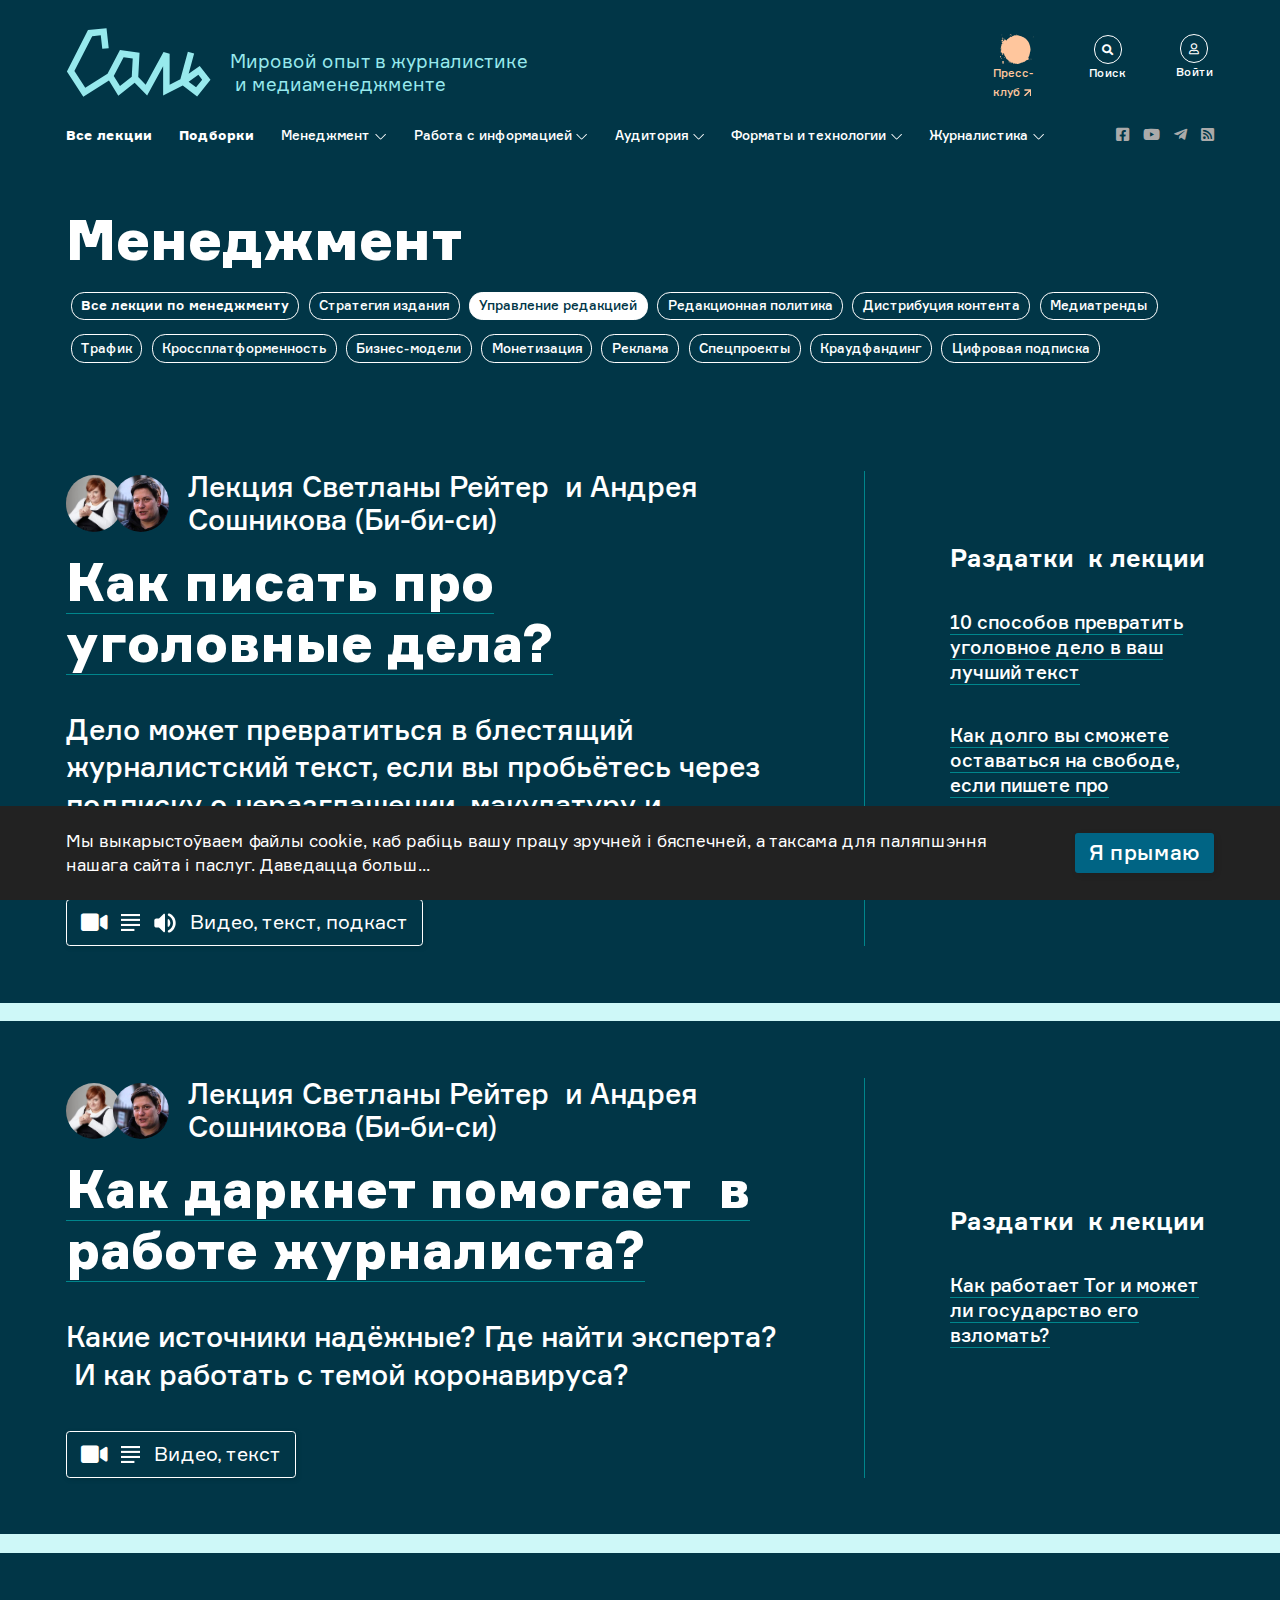
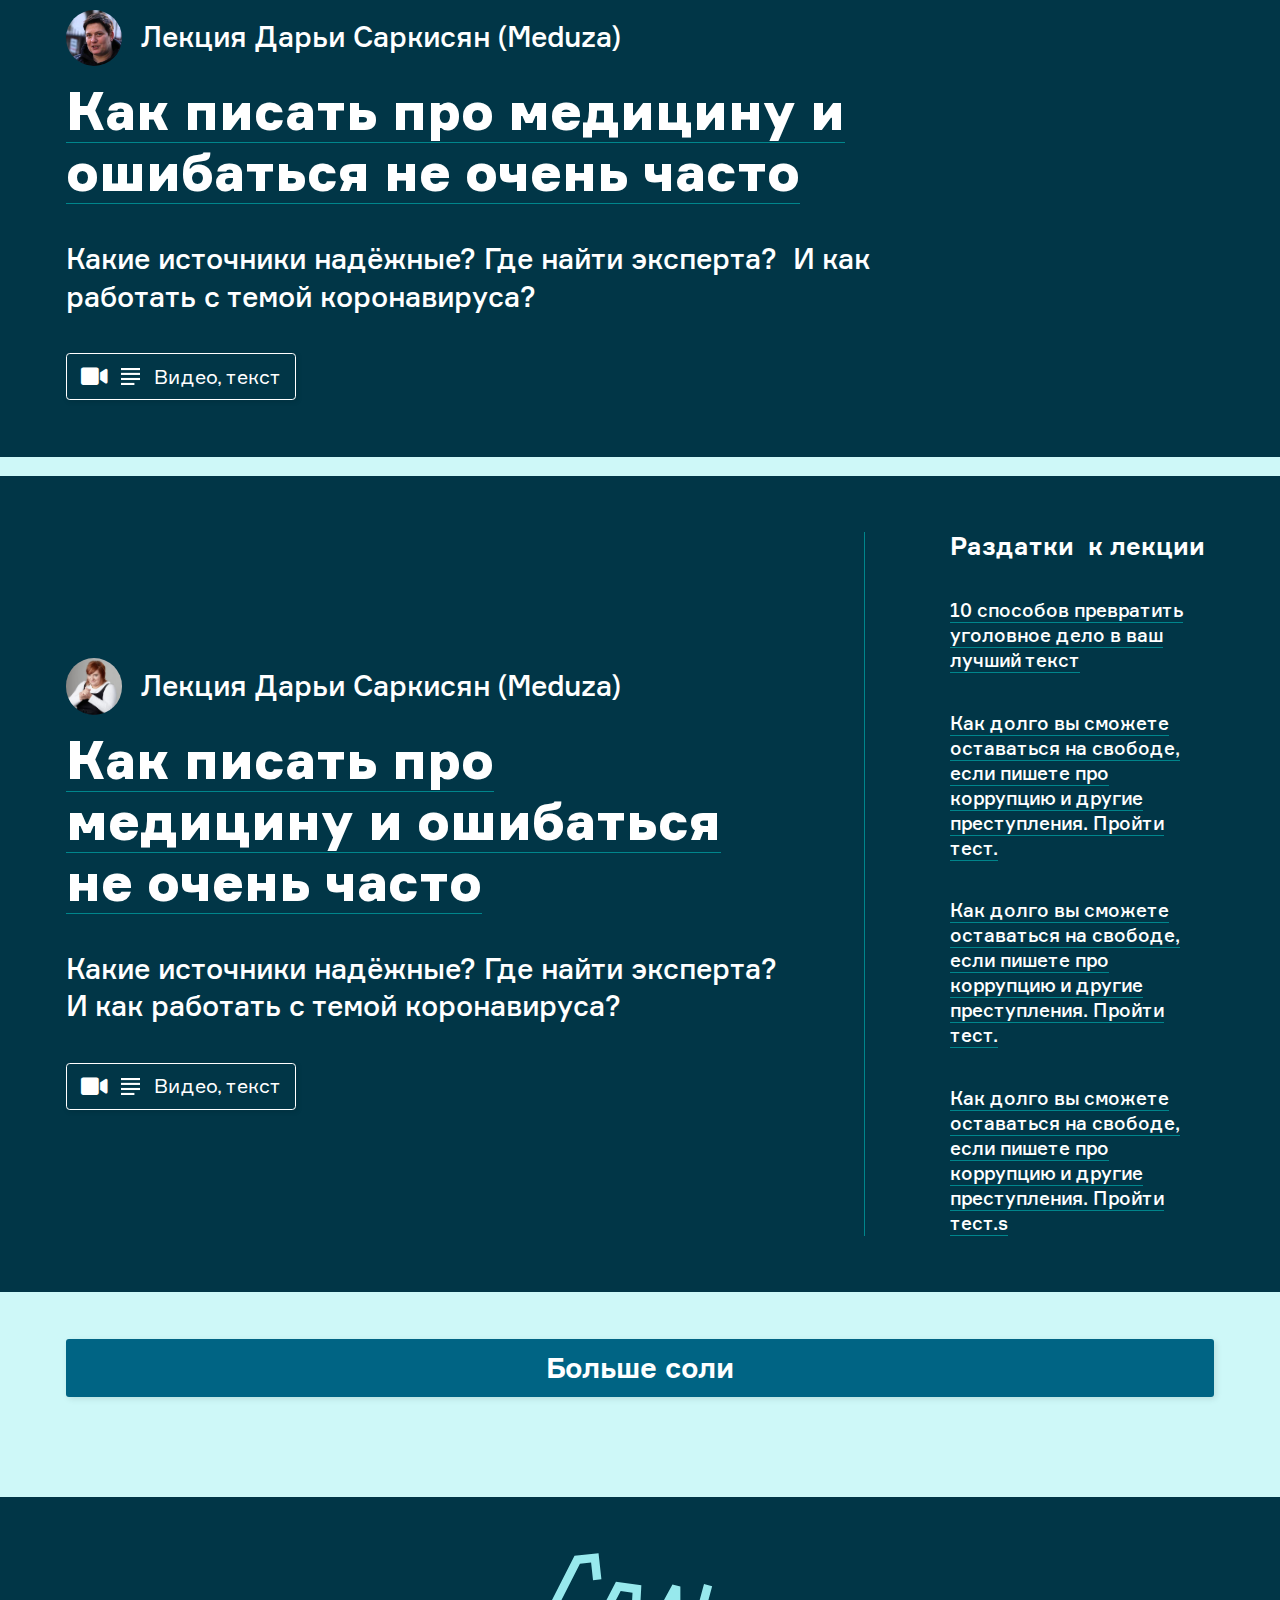
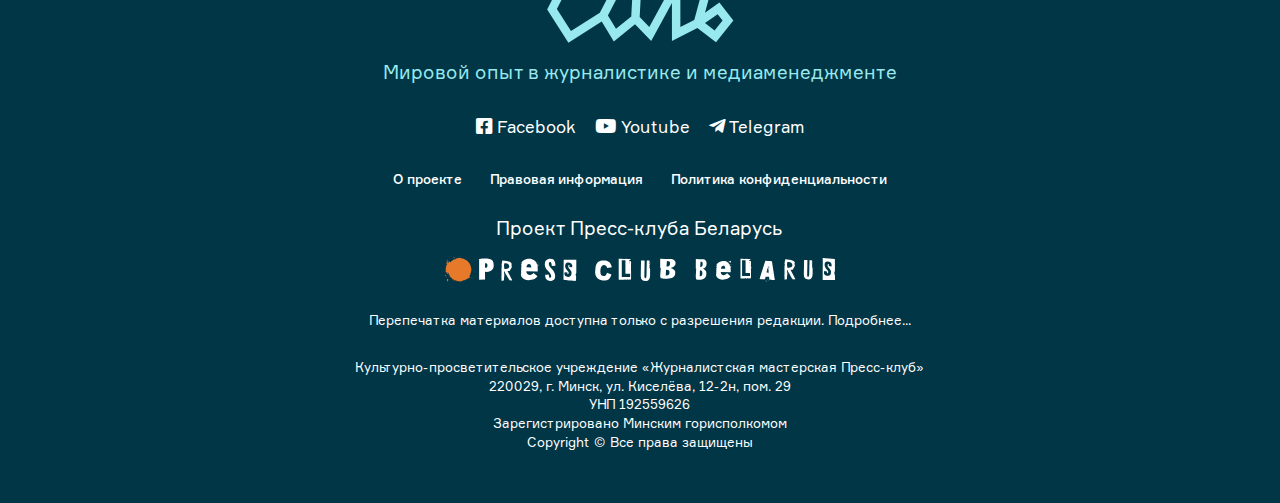
<file: lectures-by-theme.html>
<!DOCTYPE html>
<html lang="en">
<head>
    <meta charset="UTF-8">
    <title>Title</title>
    <meta name="viewport" content="width=device-width, initial-scale=1.0, maximum-scale=1.0, user-scalable=no">
    <link href="fonts/Formular/fonts.css" rel="stylesheet" type="text/css"/>
    <link href="fonts/fontawesome/css/all.css" rel="stylesheet" type="text/css"/>
    <link rel="stylesheet" href="js/slick/slick.css">
    <link rel="stylesheet" href="js/slick/slick-theme.css">
    <link href="styles/normalize.css" rel="stylesheet" type="text/css"/>
    <link href="styles/animate.min.css" rel="stylesheet" type="text/css"/>
    <link href="styles/styles.css" rel="stylesheet" type="text/css"/>
</head>
<body class="all-lectures">
    <header class="header show">
        <div class="desktop-header">
            <div class="container">
                <div class="logo-wrapper">
                    <a class="logo" href="/">
                        <img src="src/salt-logo.svg" />
                        <p>Мировой опыт в журналистике<br/> и медиаменеджменте</p>
                    </a>
                    <div class="btn-wrapper">
                        <a class="pc-btn" href="https://press-club.by">
                            <svg width="36" height="32" viewBox="0 0 36 32" fill="none" xmlns="http://www.w3.org/2000/svg">
                                <path d="M12.0002 1.44796V1.52036C12.1398 1.59276 12.2095 1.66516 12.2095 1.66516C12.2095 1.66516 12.2095 1.66516 12.2793 1.66516L12.4188 1.15837H12.5584C12.6979 0.796379 12.8374 0.506786 12.8374 0.434388C12.8374 0.506786 12.6979 0.651583 12.5584 0.796379H12.3491C12.2793 0.868777 12.1398 0.941175 11.9305 1.01357L11.8607 1.23077L11.6514 1.30317L11.5816 1.37556C11.5816 1.52036 11.6514 1.66516 11.7909 1.80995C11.9305 1.59276 12.0002 1.44796 12.0002 1.44796Z" fill="#E7792B"/>
                                <path d="M30.2095 27.4389H30.3491C30.3491 27.5113 30.3491 27.5113 30.3491 27.5837H30.4188C30.4886 27.5837 30.5584 27.5837 30.5584 27.5113H30.4886C30.4886 27.4389 30.4886 27.4389 30.4886 27.3665L30.5584 27.2941C30.2793 27.2941 30.2095 27.3665 30.2095 27.4389C30.2095 27.3665 30.2095 27.3665 30.2095 27.4389Z" fill="#E7792B"/>
                                <path d="M30.6277 27.2217C30.558 27.2217 30.5584 27.2941 30.5584 27.2941C30.5584 27.2941 30.6277 27.2941 30.6277 27.2217C30.6975 27.2941 30.6975 27.2941 30.7673 27.3665V27.2941C30.7673 27.2217 30.6975 27.2217 30.6277 27.2217Z" fill="#E7792B"/>
                                <path d="M17.2324 0.868777C17.2324 0.868777 17.3022 0.868777 17.372 0.868777V0.796379C17.8603 0.868777 18.0696 0.796379 18.0696 0.579184C18.0696 0.434388 18.0696 0.434388 17.9999 0.434388C17.9301 0.434388 17.8603 0.434388 17.8603 0.506786V0.651582H17.7906C17.7906 0.579184 17.7906 0.579184 17.7906 0.579184V0.506786H17.651C17.4417 0.434388 17.2324 0.579184 17.2324 0.796379H17.1627V0.941175L17.2324 0.868777Z" fill="#E7792B"/>
                                <path d="M30.9766 27.6561L30.9068 27.4389H30.837V27.8009C30.9068 27.8009 30.9766 27.7285 31.1161 27.7285C31.1161 27.6561 31.1859 27.6561 31.1859 27.5837C31.1859 27.5113 31.1859 27.4389 31.1161 27.4389C31.1161 27.5837 31.1161 27.6561 30.9766 27.6561Z" fill="#E7792B"/>
                                <path d="M26.3719 29.6109C26.3021 29.6109 26.3021 29.6109 26.3021 29.6109V29.6833L26.3719 29.6109Z" fill="#E7792B"/>
                                <path d="M31.7443 27.5113C31.7443 27.4389 31.7443 27.3665 31.7443 27.3665L31.6745 27.2941H31.6048V27.4389C31.6048 27.4389 31.535 27.4389 31.4652 27.3665C31.4652 27.3665 31.3955 27.3665 31.3257 27.3665V27.5837H31.3955V27.5113C31.3955 27.5113 31.4652 27.5113 31.4652 27.4389H31.7443C31.8141 27.4389 31.8838 27.4389 31.8838 27.4389V27.3665L31.7443 27.5113Z" fill="#E7792B"/>
                                <path d="M31.2557 27.8009C31.2557 28.0181 31.3254 28.0181 31.5347 28.0905V28.0181C31.465 27.8733 31.3952 27.8009 31.2557 27.8009Z" fill="#E7792B"/>
                                <path d="M1.67461 24.8326H1.74437C1.74437 24.7602 1.81414 24.6878 1.81414 24.6878H1.74437C1.74437 24.6154 1.74437 24.6154 1.67461 24.543C1.60484 24.4706 1.60484 24.4706 1.53507 24.4706C1.53507 24.4706 1.53507 24.4706 1.4653 24.4706V24.543H1.53507C1.53507 24.543 1.60484 24.6154 1.67461 24.8326Z" fill="#E7792B"/>
                                <path d="M1.4653 24.543C1.32577 24.6878 1.25566 24.7602 1.25566 24.7602C1.32542 24.7602 1.39519 24.7602 1.46496 24.7602C1.39519 24.6878 1.39554 24.6154 1.4653 24.543Z" fill="#E7792B"/>
                                <path d="M3.55784 28.7421C3.48808 28.7421 3.20901 28.7421 2.7904 28.8145C2.72064 28.8145 2.65087 28.9593 2.51134 29.2489C2.44157 29.3937 2.3718 29.5385 2.3718 29.6833C2.3718 29.8281 2.3718 30.0453 2.44157 30.3349C2.51134 30.3349 2.51134 30.3349 2.5811 30.4072C2.72064 30.6244 2.7904 30.8416 2.7904 30.914C2.7904 30.9864 2.7904 30.9864 2.72064 31.0588C2.65087 31.1312 2.65087 31.2036 2.65087 31.2036C2.65087 31.5656 2.86017 31.7828 3.41831 31.9276C3.41831 31.8552 3.41831 31.8552 3.41831 31.8552C3.41831 31.7828 3.41831 31.638 3.48808 31.5656C3.69738 31.4932 3.83691 31.4208 3.90668 31.3484C3.90668 31.276 3.90668 31.2036 3.83691 31.0588C3.76715 30.914 3.76715 30.8416 3.76715 30.7692C3.76715 30.6968 3.76715 30.6244 3.83691 30.6244C3.90668 30.552 3.90668 30.4796 3.97645 30.4072C4.04621 30.2625 4.04621 30.1177 4.04621 30.0453C4.04621 29.1765 3.90668 28.7421 3.55784 28.7421Z" fill="#E7792B"/>
                                <path d="M5.23229 25.267C5.23229 25.1222 5.23229 24.9774 5.23229 24.7602C5.16252 24.6154 5.09275 24.543 5.02298 24.543C4.81368 24.543 4.74391 24.6154 4.67415 24.7602C4.67415 24.8326 4.74391 24.905 4.88345 24.9774C4.95322 24.9774 5.02298 24.9774 5.16252 24.9774C5.23229 24.9774 5.23229 25.0498 5.23229 25.0498C5.16252 25.1222 5.09275 25.1222 5.02298 25.1222C4.95322 25.1222 4.88345 25.1222 4.81368 25.0498V24.9774C4.74391 24.9774 4.74391 24.9774 4.67415 25.0498C4.67415 25.0498 4.74391 25.1222 4.81368 25.1222H4.67415C4.67415 25.1946 4.67415 25.3394 4.67415 25.5566C4.74391 25.5566 4.74391 25.629 4.81368 25.629V25.4842H4.88345C4.88345 25.4842 4.95322 25.4842 5.02298 25.4842C5.02298 25.4118 5.09275 25.4118 5.09275 25.4118C5.23229 25.4118 5.30205 25.3394 5.30205 25.3394C5.30205 25.3394 5.30205 25.3394 5.30205 25.267H5.23229Z" fill="#E7792B"/>
                                <path d="M10.6749 1.37557C10.7446 1.37557 10.7446 1.37557 10.8144 1.37557L10.8842 1.15837H11.1632L11.233 1.08597C11.233 1.01358 11.233 1.01358 11.233 1.01358H11.1632C11.0237 1.01358 11.0237 0.941177 11.0237 0.941177C11.0237 0.941177 11.1632 0.868779 11.3028 0.79638C11.4423 0.723982 11.5121 0.651584 11.5121 0.579186H11.4423C11.4423 0.579186 11.4423 0.579186 11.3726 0.579186C11.3726 0.506788 11.4423 0.506788 11.4423 0.434389C11.4423 0.289593 11.4423 0.144796 11.3726 0C11.3726 0 11.233 0.0723982 11.0237 0.144796V0.217195H10.8842V0.289593H10.8144C10.8144 0.289593 10.8144 0.289593 10.7446 0.289593C10.6749 0.361991 10.6749 0.506788 10.6749 0.579186H10.7446C10.7446 0.579186 10.7446 0.579186 10.8144 0.579186C10.8144 0.651584 10.8144 0.651584 10.8144 0.723982C10.8144 0.941177 10.6749 1.01358 10.4656 0.941177V0.868779C10.4656 0.79638 10.4656 0.79638 10.3958 0.79638C10.326 0.868779 10.326 0.941177 10.326 1.08597C10.326 1.15837 10.326 1.15837 10.326 1.23077L10.6749 1.37557Z" fill="#E7792B"/>
                                <path d="M2.1627 1.01357C2.1627 1.08597 2.09293 1.08597 2.09293 1.15837C2.02316 1.15837 2.02316 1.15837 2.02316 1.15837H1.88363L1.81386 1.23077C1.81386 1.23077 1.81386 1.23077 1.81386 1.30317H2.09293L2.1627 1.23077V1.01357C2.23247 0.79638 2.23247 0.651584 2.1627 0.506787H2.09293C2.02316 0.506787 1.9534 0.506787 1.9534 0.506787H2.02316C2.02316 0.651584 2.02316 0.79638 2.02316 0.79638C2.1627 0.941177 2.1627 0.941177 2.1627 1.01357Z" fill="#E7792B"/>
                                <path d="M1.53476 24.6878H1.39522V24.7602L1.53476 24.6878Z" fill="#E7792B"/>
                                <path d="M1.18604 23.7466C0.906974 23.5294 0.697672 23.3846 0.558138 23.3846C0.418603 23.3846 0.279069 23.5294 0.209302 23.819C0.0697672 24.1086 0.0697672 24.3258 0 24.543C0 24.6878 0 24.8326 0.0697672 24.905L0.558138 24.9774C0.627905 24.905 0.697672 24.7602 0.837207 24.543H0.906974C0.906974 24.4706 0.976741 24.3258 0.976741 24.1086L1.18604 24.0362V23.7466Z" fill="#E7792B"/>
                                <path d="M1.60454 26.2082H1.53478L1.46501 25.9186C1.39524 25.8462 1.32547 25.8462 1.32547 25.8462C1.18594 25.8462 1.18594 25.9186 1.11617 26.1358C1.11617 26.3529 1.25571 26.4977 1.60454 26.6425C1.67431 26.5701 1.74408 26.2082 1.95338 25.5566C1.88361 25.5566 1.74408 25.4842 1.67431 25.4842C1.60454 25.4842 1.60454 25.7738 1.60454 26.2082Z" fill="#E7792B"/>
                                <path d="M1.8137 1.01357C1.88347 1.01357 1.88347 1.01357 1.95324 0.941177L1.9533 0.868779C1.744 0.868779 1.67417 0.868779 1.67417 0.941177C1.74393 1.01357 1.74393 1.01357 1.8137 1.01357Z" fill="#E7792B"/>
                                <path d="M33.4189 26.9321H33.4887L33.1398 26.6425V26.5701C33.1398 26.5701 33.1398 26.4977 33.1398 26.4253C33.0003 26.3529 32.8608 26.2806 32.791 26.2806C32.7212 26.2806 32.6515 26.3529 32.6515 26.4253C32.6515 26.4977 32.6515 26.4977 32.7212 26.5701H32.791C32.791 26.5701 32.791 26.6425 32.8608 26.6425C32.8608 26.7149 32.8608 26.7873 32.8608 26.8597V27.0045C32.8608 27.0769 32.8608 27.1493 32.791 27.2941C32.8608 27.2217 32.9305 27.2217 33.0003 27.2217C33.0003 27.2217 33.0701 27.2217 33.0701 27.2941C33.0701 27.3665 33.1398 27.3665 33.1398 27.4389H33.2096C33.2096 27.3665 33.2096 27.2941 33.1398 27.2217C33.0003 27.0769 32.9305 26.9321 32.9305 26.8597C32.9305 26.7873 32.9305 26.7873 33.0003 26.7873C33.2096 26.7873 33.2794 26.7873 33.4189 26.9321L33.2794 27.0769H33.3491V27.0045C33.4189 27.0045 33.4189 27.0045 33.4189 26.9321Z" fill="#E7792B"/>
                                <path d="M33.4184 27.0769C33.4184 27.1493 33.4184 27.1493 33.4184 27.0769V27.1493C33.6277 27.1493 33.6975 27.1493 33.6975 27.0769V27.0045C33.6277 27.0769 33.558 27.0769 33.4184 27.0769Z" fill="#E7792B"/>
                                <path d="M34.2562 27.5113L34.1864 27.5837C34.1166 27.5837 34.0469 27.5113 33.9771 27.5113L33.9073 27.5837C33.9073 27.5837 33.9771 27.6561 34.1864 27.7285L34.2562 27.5113C34.1864 27.5113 34.1864 27.4389 34.2562 27.5113Z" fill="#E7792B"/>
                                <path d="M0.976584 13.4661C1.04635 13.4661 1.11612 13.3937 1.11612 13.3937C1.04635 13.3937 0.976584 13.3937 0.976584 13.4661Z" fill="#E7792B"/>
                                <path d="M32.3019 26.8597V26.7873H32.2321V26.5702L32.0926 26.6426H32.1624V26.9321H32.3019V27.0045H32.3717C32.3717 26.9321 32.3717 26.8597 32.3717 26.7873H32.5112L32.581 26.7149C32.581 26.7149 32.581 26.7149 32.581 26.6426C32.4414 26.8597 32.3717 26.8597 32.3019 26.8597Z" fill="#E7792B"/>
                                <path d="M34.3258 27.2217C34.3258 27.1493 34.3258 27.1493 34.3956 27.1493H34.5351C34.5351 27.0769 34.5351 27.0769 34.5351 27.0769C34.5351 27.0045 34.5351 27.0045 34.5351 27.0045V27.0769C34.5351 27.0769 34.4654 27.0769 34.4654 27.0045H34.3956C34.3258 27.0769 34.3258 27.1493 34.3258 27.2941C34.2561 27.2941 34.3258 27.2941 34.3258 27.2217C34.3258 27.2941 34.3258 27.2941 34.3258 27.2941V27.2217Z" fill="#E7792B"/>
                                <path d="M3.83676 5.71946H3.76699V5.79186C3.76699 5.79186 3.76699 5.79186 3.76699 5.86425H3.83676C3.83676 5.79186 3.83676 5.79186 3.83676 5.71946Z" fill="#E7792B"/>
                                <path d="M36 3.11312C35.9302 3.11312 35.8605 3.11312 35.8605 3.11312L35.8601 3.04073H35.4419V3.11312C35.3023 3.11312 35.2326 3.18552 35.093 3.18552L35.0233 3.25792C35.0233 3.33032 35.0233 3.33032 35.0233 3.33032H35.1628C35.3023 3.25792 35.5814 3.18552 35.9302 3.11312C36 3.25792 36 3.18552 36 3.11312Z" fill="#E7792B"/>
                                <path d="M34.3249 27.2941V27.3665C34.3947 27.3665 34.3947 27.4389 34.4644 27.4389H34.604C34.604 27.4389 34.604 27.4389 34.5342 27.3665C34.4644 27.3665 34.4644 27.3665 34.3249 27.2941Z" fill="#E7792B"/>
                                <path d="M35.9998 2.96833C35.9301 2.89593 35.9998 2.89593 35.9998 2.96833C35.8603 2.89593 35.8601 2.96833 35.8601 3.04073C35.9299 3.04073 35.9998 2.96833 35.9998 2.96833Z" fill="#E7792B"/>
                                <path d="M32.7208 27.2217C32.7208 27.2941 32.791 27.2941 32.791 27.2941L32.7905 27.2217H32.7208Z" fill="#E7792B"/>
                                <path d="M2.44201 3.54751C2.51178 3.54751 2.51178 3.54751 2.51178 3.54751V3.47511C2.51178 3.47511 2.51178 3.54751 2.44201 3.54751Z" fill="#E7792B"/>
                                <path d="M2.86058 5.14027L3.00012 5.06787V4.99548C3.00012 4.99548 3.00012 4.92308 3.06988 4.85068C3.13965 4.77828 3.13965 4.77828 3.20942 4.77828C3.34895 4.77828 3.55825 4.85068 3.76756 4.99548V5.35747H3.83732V5.28507H3.90709L3.97686 5.35747V5.42986H4.11639V5.28507C4.18616 5.28507 4.18616 5.28507 4.25593 5.35747V5.42986C4.25593 5.42986 4.25593 5.50226 4.32569 5.50226H4.39546C4.39546 5.35747 4.25593 5.21267 3.97686 5.06787C3.69779 4.92308 3.48849 4.70588 3.34895 4.56109C3.34895 4.41629 3.27918 4.1991 3.13965 3.9095C3.06988 3.9095 3.00012 3.8371 2.86058 3.69231C2.79081 3.61991 2.65128 3.54751 2.65128 3.54751H2.58151V3.61991C2.58151 3.69231 2.51174 3.76471 2.51174 3.9095C2.51174 3.9819 2.51174 3.9819 2.51174 4.0543C2.65128 4.0543 2.72105 4.1267 2.93035 4.1991C2.93035 4.27149 2.93035 4.34389 2.93035 4.41629C2.93035 4.56109 2.79081 4.63348 2.58151 4.70588C2.44198 4.77828 2.30244 4.77828 2.09314 4.85068C2.02337 4.85068 2.02337 4.99548 2.02337 5.21267H2.09314V5.28507C2.09314 5.28507 2.09314 5.28507 2.09314 5.35747H2.23268V5.42986C2.30244 5.42986 2.44198 5.42986 2.51174 5.50226C2.51174 5.57466 2.44198 5.57466 2.44198 5.64706V5.71946C2.44198 5.79186 2.51174 5.79186 2.58151 5.79186C2.65128 5.79186 2.65128 5.79186 2.72105 5.79186V5.71946C2.72105 5.71946 2.72105 5.71946 2.72105 5.64706C2.65128 5.64706 2.58151 5.64706 2.51174 5.64706C2.51174 5.35747 2.65128 5.14027 2.79081 5.21267H2.86058L2.93035 5.28507C2.93035 5.28507 2.93035 5.28507 2.86058 5.14027C2.86058 5.21267 2.86058 5.21267 2.86058 5.14027Z" fill="#E7792B"/>
                                <path d="M1.53476 7.9638C1.53476 7.89141 1.46499 7.81901 1.46499 7.81901L1.39522 7.89141C1.39522 8.0362 1.46499 8.1086 1.67429 8.181V8.1086C1.60452 8.0362 1.60452 8.0362 1.53476 7.9638Z" fill="#E7792B"/>
                                <path d="M3.90687 5.79186H3.8371L3.83676 5.86425C3.90653 5.86425 3.90687 5.86425 3.90687 5.79186Z" fill="#E7792B"/>
                                <path d="M32.1627 18.9683C32.1627 18.8959 32.1627 18.8235 32.1627 18.8235C32.1627 18.6063 32.2325 18.3167 32.3022 17.8824C32.372 17.448 32.372 17.1584 32.4418 16.9412C32.5115 16.0724 32.3022 14.6244 31.8836 12.6697C31.8139 12.4525 31.6743 12.0905 31.465 11.5837C31.3953 11.3665 31.3255 11.0045 31.2557 10.5701C31.186 10.5701 31.186 10.4977 31.1162 10.4253C30.9767 10.0633 30.7674 9.55656 30.4883 8.97738V8.90498C30.4883 8.83258 30.4883 8.83258 30.4185 8.76018C30.3488 8.68778 30.279 8.47059 30.2092 8.181C30.1395 8.181 30.0697 8.181 29.9999 8.1086C29.7906 7.74661 29.372 7.23982 28.8139 6.58823C28.6743 6.44344 28.5348 6.29864 28.465 6.08145C28.186 5.93665 28.1162 5.86425 28.1162 5.71946H28.186C28.186 5.71946 28.1162 5.64706 28.1162 5.57466H27.9069C27.7674 5.42986 27.5581 5.21267 27.279 4.99547V4.85068H27.2092C27.2092 4.85068 27.2092 4.85068 27.1395 4.85068V4.70588C27.0697 4.70588 26.9999 4.70588 26.8604 4.70588V4.56109C26.6511 4.41629 26.372 4.34389 26.0232 4.19909V4.0543C26.0232 4.0543 25.9534 4.0543 25.8837 4.0543C25.8139 4.0543 25.7441 4.0543 25.7441 4.0543V3.9095L25.6744 3.8371H25.6046V3.69231C25.5348 3.69231 25.4651 3.69231 25.3953 3.69231C25.2558 3.69231 24.9069 3.47511 24.3488 3.18552C23.9302 2.96833 23.3023 2.67873 22.6046 2.31674L20.5116 1.73756C20.2325 1.52036 19.5348 1.44796 18.7674 1.30317V1.37556C18.7674 1.37556 18.7674 1.37556 18.7674 1.44796C18 1.44796 17.4418 1.44796 17.0232 1.44796C16.7441 1.44796 15.6279 1.66516 13.7442 2.09955V2.17194C13.7442 2.17194 13.7442 2.17195 13.7442 2.24434C13.3256 2.46154 12.907 2.67873 12.4883 2.96832C12.0697 3.18552 11.6511 3.33032 11.2325 3.25792C11.1628 3.25792 11.1628 3.25792 11.1628 3.18552C11.1628 3.11312 11.2325 3.04072 11.3023 2.96832C11.3721 2.82353 11.4418 2.75113 11.4418 2.75113C11.4418 2.67873 11.3721 2.67873 11.3023 2.67873C11.1628 2.67873 10.9535 2.75113 10.7442 2.82353C10.7442 2.82353 10.7442 2.89593 10.7442 2.96832C10.7442 3.04072 10.7442 3.11312 10.7442 3.18552C10.7442 3.18552 10.6744 3.18552 10.6744 3.11312L10.6046 3.18552C10.6046 3.18552 10.5349 3.18552 10.5349 3.25792C10.5349 3.25792 10.5349 3.25792 10.5349 3.33032C10.6744 3.33032 10.7442 3.33032 10.8139 3.40271L10.7442 3.47511C10.6744 3.47511 10.6046 3.47511 10.6046 3.47511V3.54751H10.6744C10.6744 3.54751 10.6744 3.54751 10.7442 3.54751V3.61991L10.6744 3.69231C10.5349 3.47511 10.4651 3.54751 10.4651 3.54751V3.61991C10.4651 3.69231 10.3256 3.69231 10.1163 3.76471C10.1163 3.8371 10.1163 3.9095 10.0465 3.9819L9.76743 4.0543V4.1267H9.69766V4.19909H9.62789V4.27149H9.55812C9.55812 4.27149 9.55812 4.19909 9.55812 4.1267C9.48836 4.1267 9.48836 4.19909 9.41859 4.19909C9.48836 4.19909 9.48836 4.19909 9.48836 4.19909C9.48836 4.48869 9.20929 4.70588 8.79068 4.77828V4.85068H8.72092V4.92308H8.65115C8.58138 5.06787 8.30231 5.21267 7.81394 5.35747V5.50226C7.60464 5.50226 7.53488 5.57466 7.53488 5.71946C7.53488 5.71946 7.53488 5.71946 7.53488 5.79186C7.67441 5.86425 7.67441 5.93665 7.67441 5.93665C7.67441 6.00905 7.67441 6.00905 7.60464 6.00905C7.60464 6.00905 7.46511 6.15385 7.32557 6.37104H7.25581C7.25581 6.44344 7.25581 6.51584 7.18604 6.58823H7.11627C7.11627 6.58823 7.11627 6.58823 7.0465 6.58823L6.8372 6.95023C6.76744 6.95023 6.76744 6.95023 6.69767 6.95023C6.6279 6.87783 6.48837 6.73303 6.27906 6.58823C6.2093 6.58823 6.06976 6.51584 5.93023 6.44344L5.72093 6.08145C5.65116 5.71946 5.58139 5.57466 5.51163 5.57466L5.44186 5.64706C5.44186 5.71946 5.44186 5.71946 5.44186 5.79186C5.44186 5.86425 5.44186 5.93665 5.37209 6.00905C5.30232 6.00905 5.23256 5.93665 5.09302 5.93665V6.00905C5.09302 6.00905 5.09302 6.00905 5.09302 6.08145H5.02325C4.88372 6.08145 4.88372 6.00905 4.88372 5.86425C4.88372 5.79185 4.95349 5.64706 5.02325 5.42986C5.09302 5.42986 5.16279 5.50226 5.23256 5.50226C5.23256 5.42986 5.23256 5.28507 5.09302 5.14027C5.02325 4.99547 4.95349 4.92308 4.88372 4.92308C4.88372 4.92308 4.81395 4.92308 4.74419 4.99547V5.06787H4.67442C4.67442 5.06787 4.67442 5.06787 4.60465 5.06787C4.67442 5.06787 4.67442 5.21267 4.74419 5.35747H4.88372V5.42986C4.88372 5.50226 4.74419 5.50226 4.53488 5.50226C4.53488 5.57466 4.46512 5.57466 4.46512 5.57466C4.46512 5.57466 4.53488 5.64706 4.67442 5.64706C4.67442 5.71946 4.67442 5.86425 4.67442 5.93665C4.67442 6.08145 4.67442 6.22624 4.60465 6.37104H4.53488C4.53488 6.37104 4.53488 6.37104 4.46512 6.37104V6.44344C4.46512 6.51584 4.46512 6.51584 4.46512 6.58823H4.53488V6.66063H4.60465V6.73303C4.81395 6.80543 4.74419 6.80543 4.67442 6.80543C4.60465 6.80543 4.46512 6.73303 4.39535 6.73303V6.80543H4.32558L4.25582 6.87783C4.39535 6.95023 4.39535 6.95023 4.39535 7.02262C4.39535 7.02262 4.39535 7.02262 4.32558 7.02262C4.25582 7.02262 4.25582 7.02262 4.25582 7.09502V7.16742H4.32558C4.32558 7.23982 4.32558 7.23982 4.25582 7.31222C4.18605 7.38462 4.18605 7.38462 4.18605 7.45701H4.25582C4.32558 7.45701 4.32558 7.45701 4.32558 7.52941C4.32558 7.67421 4.18605 7.67421 4.04651 7.67421C4.04651 7.67421 3.90698 7.60181 3.69768 7.38462C3.48838 7.16742 3.34884 7.09502 3.20931 7.02262V6.95023H3.06977V6.87783C3.06977 6.87783 3.13954 6.80543 3.20931 6.80543C3.27907 6.73303 3.34884 6.73303 3.34884 6.66063H3.20931V6.51584L3.00001 6.44344V6.37104C3.00001 6.29864 3.00001 6.22624 3.06977 6.22624C3.06977 6.22624 3.06977 6.22624 3.00001 6.22624C2.86047 6.22624 2.7907 6.15385 2.7907 6.08145C2.7907 6.00905 2.86047 6.00905 2.86047 6.00905C2.93024 6.00905 2.93024 6.00905 2.93024 6.00905H3.00001C3.00001 5.93665 3.00001 5.86425 3.00001 5.79186H3.06977C3.06977 5.79186 3.06977 5.79186 3.13954 5.79186V5.71946C3.13954 5.71946 3.13954 5.71946 3.13954 5.64706C3.13954 5.64706 3.20931 5.64706 3.27907 5.64706C3.41861 5.71946 3.48838 5.71946 3.48838 5.64706V5.57466H3.41861C3.41861 5.57466 3.34884 5.57466 3.27907 5.57466V5.35747H3.20931C3.20931 5.35747 3.20931 5.35747 3.13954 5.35747V5.57466H3.06977C3.06977 5.57466 3.06977 5.57466 3.06977 5.50226V5.28507H3.00001C3.00001 5.35747 2.93024 5.35747 2.86047 5.42986C2.7907 5.50226 2.72105 5.57466 2.72105 5.64706C2.72105 5.64706 2.7907 5.71946 2.7907 5.79186C2.86047 5.86425 2.86047 5.86425 2.86047 5.93665C2.7907 6.00905 2.5814 6.15385 2.23257 6.29864C2.1628 6.37104 2.02326 6.44344 1.81396 6.44344C1.60466 6.44344 1.46513 6.44344 1.46513 6.44344L1.39536 6.51584C1.39536 6.58824 1.39536 6.58823 1.46513 6.66063C1.53489 6.66063 1.53489 6.73303 1.60466 6.80543C1.60466 6.80543 1.60466 6.87783 1.53489 6.87783C1.53489 6.87783 1.53489 6.87783 1.53489 6.95023C1.9535 7.09502 2.1628 7.16742 2.1628 7.16742C2.1628 7.23982 2.09303 7.23982 2.02326 7.23982C1.9535 7.16742 1.88373 7.16742 1.81396 7.16742L1.7442 7.23982C1.7442 7.23982 1.7442 7.23982 1.7442 7.31222C1.81396 7.31222 1.9535 7.38462 2.1628 7.38462V7.45701H2.23257C2.23257 7.45701 2.23257 7.45701 2.30233 7.52941C2.30233 7.74661 2.3721 7.8914 2.44187 7.8914C2.44187 7.8914 2.44187 7.8914 2.51163 7.8914V7.819L2.5814 7.74661H2.65117C2.72094 7.74661 2.7907 7.819 2.7907 7.8914C2.7907 7.9638 2.7907 8.0362 2.72094 8.1086H2.5814C2.5814 8.1086 2.5814 8.181 2.5814 8.25339C2.5814 8.32579 2.5814 8.39819 2.5814 8.39819C2.51163 8.39819 2.51163 8.39819 2.44187 8.39819C2.3721 8.39819 2.30233 8.39819 2.23257 8.32579C2.09303 8.0362 2.09303 7.8914 2.09303 7.8914H2.02326V7.9638C1.9535 7.9638 1.88373 7.9638 1.81396 7.9638C1.81396 8.0362 1.81396 8.1086 1.7442 8.1086L1.67443 8.0362L1.67429 8.1086C1.67429 8.1086 1.67429 8.1086 1.67429 8.181L1.81396 8.181V8.25339H1.88373C1.9535 8.25339 1.9535 8.25339 2.02326 8.25339V8.181C2.02326 8.181 2.02326 8.181 2.02326 8.1086C2.09303 8.1086 2.1628 8.1086 2.1628 8.1086C2.23257 8.1086 2.30233 8.1086 2.3721 8.181V8.25339C2.3721 8.25339 2.3721 8.25339 2.3721 8.32579C2.44187 8.32579 2.44187 8.39819 2.51163 8.39819C2.5814 8.39819 2.5814 8.39819 2.65117 8.39819V8.32579L2.72094 8.25339C2.72094 8.25339 2.72094 8.181 2.7907 8.181C2.86047 8.181 2.93024 8.25339 2.93024 8.39819C2.93024 8.47059 2.93024 8.54299 2.86047 8.54299C2.7907 8.54299 2.7907 8.47059 2.72094 8.47059C2.65117 8.47059 2.5814 8.47059 2.51163 8.47059V8.68778H2.44187C2.3721 8.68778 2.3721 8.68778 2.3721 8.61539V8.47059C2.30233 8.47059 2.30233 8.39819 2.23257 8.39819C2.1628 8.39819 2.09303 8.39819 2.09303 8.47059C2.09303 8.54299 2.09303 8.61539 2.09303 8.68778H2.02326C1.9535 8.68778 1.88373 8.68778 1.7442 8.68778C1.7442 8.83258 1.67443 8.90498 1.53489 8.90498C1.53489 8.90498 1.46513 8.90498 1.46513 8.83258V8.68778C1.39536 8.68778 1.32559 8.76018 1.32559 8.90498C1.32559 9.04977 1.39536 9.12217 1.46513 9.12217H1.53489C1.53489 8.97738 1.60466 8.90498 1.60466 8.90498C1.60466 8.90498 1.60466 8.90498 1.60466 8.97738V9.04978L1.67443 9.12217C1.67443 9.12217 1.67443 9.12217 1.7442 9.12217V9.04978C1.81396 9.04978 1.88373 9.04978 1.88373 9.04978C1.9535 9.04978 1.9535 9.12217 1.9535 9.12217V9.19457C1.9535 9.19457 1.9535 9.19457 1.9535 9.26697H2.02326C2.09303 9.33937 2.09303 9.33937 2.1628 9.33937V9.41177C2.1628 9.41177 2.1628 9.41177 2.1628 9.48416H2.72094V9.62896H2.7907L2.86047 9.70136V9.77376L2.7907 9.84615C2.72094 9.84615 2.65117 9.77376 2.5814 9.77376V9.84615C2.51163 9.77376 2.44187 9.77376 2.3721 9.77376C2.3721 9.84616 2.3721 9.91855 2.3721 9.99095H2.23257V10.1357H2.1628L2.09303 10.2081C2.1628 10.2805 2.23257 10.3529 2.23257 10.2805L2.09303 10.5701C2.09303 10.5701 2.02326 10.5701 2.02326 10.4977H1.9535C1.9535 10.5701 1.88373 10.7149 1.88373 10.8597H1.81396C1.81396 10.9321 1.88373 10.9321 2.02326 11.0045V11.0769C2.02326 11.0769 2.02326 11.0769 1.9535 11.0769H1.81396V11.2217C1.81396 11.2217 1.81396 11.2217 1.7442 11.2217V10.9321L1.67443 10.8597C1.67443 10.8597 1.67443 10.8597 1.60466 10.8597V11.0045H1.53489L1.46513 11.0769C1.46513 11.0769 1.46513 11.0769 1.46513 11.1493H1.53489C1.53489 11.2941 1.46513 11.3665 1.39536 11.4389V11.5113C1.39536 11.5113 1.32559 11.5837 1.32559 11.6561H1.39536C1.39536 11.6561 1.39536 11.6561 1.46513 11.6561C1.39536 11.7285 1.39536 11.8009 1.39536 12.0181H1.53489V12.0905C1.53489 12.1629 1.53489 12.2353 1.46513 12.3077H1.39536C1.39536 12.3801 1.46513 12.3801 1.60466 12.4525C1.60466 12.5249 1.53489 12.5973 1.53489 12.6697H1.60466C1.60466 12.6697 1.60466 12.6697 1.67443 12.6697V12.7421L1.60466 12.8145H1.53489C1.46513 12.8145 1.46513 12.8145 1.46513 12.7421V12.6697H1.39536C1.39536 12.6697 1.39536 12.6697 1.32559 12.6697V12.5249L1.25582 12.4525C1.18606 12.4525 1.11629 12.5973 1.11629 12.8145H1.18606V12.8869C1.18606 12.8869 1.18606 12.8869 1.18606 12.9593C1.32559 12.9593 1.39536 13.0317 1.39536 13.1041C1.32559 13.1041 1.25582 13.1765 1.18606 13.2489C1.18606 13.2489 1.18606 13.2489 1.18606 13.3213H1.32559V13.3937C1.32559 13.4661 1.25582 13.5385 1.11629 13.5385L1.04667 13.4661V13.5385C1.04667 13.5385 1.04652 13.5385 1.04652 13.6109C1.18606 13.6109 1.18606 13.6833 1.18606 13.6833H1.04652C1.04652 13.6833 1.04652 13.6833 0.976756 13.6833C0.976756 13.7557 0.976756 13.7557 1.04652 13.8281H1.11629C1.11629 13.8281 1.11629 13.8281 1.18606 13.8281V13.9005C1.18606 13.9729 1.18606 13.9729 1.11629 13.9729C1.11629 13.9729 1.04652 13.9729 1.04652 13.9005H0.976756C0.976756 13.9729 0.976756 13.9729 0.976756 14.0453C0.976756 14.1176 0.976756 14.2624 0.906988 14.4072C0.837221 14.3348 0.767454 14.3348 0.697687 14.3348V14.4796C0.697687 14.4796 0.62792 14.4796 0.62792 14.4072C0.62792 14.4072 0.62792 14.4072 0.558152 14.4072C0.558152 14.4796 0.558152 14.4796 0.558152 14.4796C0.558152 14.6968 0.558152 14.8416 0.62792 14.8416H0.697687C0.697687 14.552 0.697687 14.4072 0.767454 14.4072L0.837221 14.4796V14.552C0.837221 14.6244 0.837221 14.6244 0.837221 14.6244C0.837221 14.6244 0.906988 14.552 0.906988 14.4796C0.976756 14.4072 0.976756 14.3348 0.976756 14.3348C0.976756 14.3348 0.976756 14.3348 0.976756 14.4072V14.4796H1.04652L1.11629 14.552V14.6244C1.11629 14.6244 1.11629 14.6244 1.11629 14.6968H1.18606C1.18606 14.6968 1.18606 14.6968 1.25582 14.6968C1.25582 14.7692 1.25582 14.7692 1.25582 14.8416C1.25582 14.9864 1.18606 14.9864 1.11629 14.9864C1.04652 14.9864 1.04652 14.9864 0.976756 14.914V14.8416C0.906989 14.8416 0.906988 14.7692 0.906988 14.7692C0.837221 14.7692 0.767454 14.8416 0.767454 15.0588H0.62792L0.558152 15.1312C0.558152 15.1312 0.558152 15.1312 0.558152 15.2036H0.697687C0.767454 15.4208 0.697687 15.4932 0.697687 15.638C0.767454 15.7104 0.767454 15.7104 0.767454 15.7104H0.837221C0.767454 15.7828 0.767454 15.7828 0.767454 15.9276C0.767454 16 0.767454 16.0724 0.767454 16.1448H0.837221C0.906989 16.2172 0.906988 16.362 0.906988 16.5068H0.976756C0.976756 16.5068 0.976756 16.5068 1.04652 16.5068V16.6516C1.11629 16.724 1.18606 16.7964 1.18606 16.7964H1.25582C1.18606 16.724 1.18606 16.6516 1.18606 16.5068H1.25582C1.32559 16.5068 1.39536 16.5068 1.46513 16.5792H1.32559C1.39536 16.5792 1.46513 16.6516 1.46513 16.724L1.39536 16.7964H1.32559C1.32559 16.7964 1.32559 16.7964 1.25582 16.7964V16.8688C1.25582 16.9412 1.32559 17.0136 1.46513 17.086C1.60466 17.1584 1.67443 17.1584 1.67443 17.2308C1.67443 17.2308 1.67443 17.2308 1.60466 17.2308C1.53489 17.3032 1.39536 17.3032 1.39536 17.3756C1.39536 17.3032 1.39536 17.2308 1.46513 17.1584V17.086H1.39536V17.1584C1.39536 17.2308 1.39536 17.2308 1.32559 17.2308L1.25582 17.3032V17.1584L1.18606 17.086C1.18606 17.086 1.18606 17.086 1.11629 17.086C1.11629 17.2308 1.04652 17.3756 0.976756 17.5928H0.906988C0.837221 17.5928 0.837221 17.5928 0.837221 17.5928C0.837221 17.6652 0.906989 17.6652 1.04652 17.6652V17.7376C1.04652 17.7376 1.04652 17.7376 0.976756 17.7376C0.906989 17.7376 0.837221 17.7376 0.697687 17.7376V17.81H0.62792L0.558152 17.8824C0.558152 17.8824 0.558152 17.8824 0.558152 17.9548C0.697687 18.0272 0.697687 18.0272 0.697687 18.0272L0.767454 18.0996C0.697687 18.1719 0.697687 18.2443 0.697687 18.3167C0.906989 18.3167 0.976756 18.3167 0.976756 18.3891C0.976756 18.3891 0.976756 18.4615 0.906988 18.4615H0.837221L0.767454 18.5339L1.11629 18.6787V18.7511C1.11629 18.7511 1.11629 18.7511 1.11629 18.8235C1.04652 18.8235 1.04652 18.7511 0.976756 18.7511C0.906989 18.7511 0.906989 18.7511 0.837221 18.7511C0.837221 18.7511 0.837221 18.8235 0.837221 18.8959C0.837221 18.9683 0.837221 19.0407 0.767454 19.1131C0.767454 19.2579 0.697687 19.3303 0.697687 19.4027C0.906989 19.6199 1.18606 19.7647 1.39536 19.7647C1.7442 19.8371 1.9535 19.8371 2.02326 19.9095V19.9819C2.02326 19.9819 2.02326 19.9819 1.9535 19.9819C1.88373 19.9819 1.88373 19.9819 1.81396 20.0543C1.81396 20.1991 1.88373 20.3439 2.1628 20.4163C2.3721 20.6335 2.51163 20.7783 2.51163 20.9231L2.44187 20.9955C2.44187 20.9955 2.3721 20.9955 2.30233 20.9955C2.23257 20.9955 2.23257 20.9955 2.1628 20.9231C2.1628 20.8507 2.09303 20.8507 2.09303 20.7783C2.02326 20.9231 1.9535 20.9955 1.9535 21.1403C1.9535 21.2127 1.9535 21.3575 2.02326 21.4299H2.09303C2.09303 21.4299 2.09303 21.4299 2.1628 21.5023C2.23257 21.8643 2.44187 22.0091 2.72094 22.0091V21.9367C2.7907 22.0091 2.93024 22.0814 3.13954 22.0814C3.34884 21.9367 3.41861 21.7919 3.41861 21.5023C3.41861 21.2851 3.41861 21.0679 3.27907 20.8507C3.20931 20.8507 3.13954 20.8507 3.06977 20.8507C3.06977 20.7783 3.06977 20.7783 3.06977 20.7059H3.00001V20.4163H2.93024C2.86047 20.4163 2.86047 20.4163 2.86047 20.3439C2.7907 20.1991 2.86047 20.1991 3.06977 20.1991C3.13954 20.1991 3.13954 20.2715 3.20931 20.2715C3.20931 20.2715 3.20931 20.3439 3.13954 20.3439C3.13954 20.4163 3.20931 20.4163 3.20931 20.4887H3.27907C3.20931 20.4163 3.20931 20.3439 3.20931 20.2715C3.27907 20.2715 3.27907 20.2715 3.34884 20.2715C3.48838 20.2715 3.55814 20.3439 3.55814 20.4163H3.41861C3.34884 20.4163 3.34884 20.4163 3.34884 20.4163V20.4887H3.41861V20.5611L3.48838 20.4887H3.41861L3.34884 20.5611L3.41861 20.6335C3.48838 20.6335 3.55814 20.6335 3.62791 20.6335C3.62791 20.8507 3.69768 20.9955 3.83721 20.9955C3.90698 20.9955 3.97675 20.8507 4.11628 20.5611H4.18605C4.25582 20.5611 4.25582 20.5611 4.25582 20.6335C4.32558 20.9231 4.46512 21.2127 4.53488 21.5023C4.53488 21.5747 4.46512 21.7195 4.46512 21.8643C4.46512 22.0091 4.46512 22.2262 4.46512 22.4434L4.67442 22.8054C4.74419 22.8054 4.81395 22.8054 4.95349 22.8778C5.37209 23.6018 5.79069 24.3258 6.2093 24.9774C6.2093 25.1222 6.27906 25.4118 6.4186 25.7014C6.48837 25.7014 6.55813 25.7014 6.6279 25.7738C6.6279 25.8462 6.55813 25.9186 6.55813 25.9909C6.6279 25.9186 6.69767 25.9186 6.76744 25.9186C6.76744 26.1357 6.76744 26.3529 6.90697 26.6425C7.11627 26.7149 7.46511 26.9321 7.95348 27.1493C8.09301 27.3665 8.44185 27.7285 8.93022 28.2353C9.06975 28.2353 9.27906 28.4525 9.55812 28.8145C9.62789 28.8145 9.62789 28.8145 9.69766 28.8869C9.76743 28.8869 9.76743 28.9593 9.76743 29.0317C9.76743 29.1041 9.62789 29.1765 9.48836 29.3213C9.27906 29.3937 9.20929 29.5385 9.20929 29.6833C9.20929 29.9729 9.41859 30.19 9.83719 30.19C10.0465 30.19 10.186 30.0452 10.186 29.7557C10.186 29.3213 10.1163 29.1041 9.83719 29.0317H9.90696C10.1163 29.0317 10.4651 29.1765 10.9535 29.3937C10.9535 29.4661 10.9535 29.6109 11.0232 29.7557H11.093C11.1628 29.7557 11.2325 29.7557 11.3023 29.8281V29.9005C11.2325 30.2624 11.3023 30.552 11.3721 30.6968C11.4418 30.8416 11.6511 30.9864 12 31.0588C12 31.0588 11.9302 31.0588 11.9302 30.9864L12 30.914H12.0697C12.0697 30.8416 12.0697 30.7692 12.0697 30.6968C12.0697 30.6244 12 30.4796 12.0697 30.4796C12.0697 30.4072 12.0697 30.3348 12.1395 30.2624C12.2093 30.2624 12.279 30.3348 12.4883 30.4072V30.3348C12.6279 30.4072 12.8372 30.4796 13.1163 30.6244V30.552L13.186 30.4796C13.7442 30.552 14.0232 30.6244 14.0232 30.8416V30.914H13.8837V31.7828H13.9535C13.9535 31.7828 13.9535 31.7828 14.0232 31.7828V31.638H14.1628V31.5656C14.1628 31.5656 14.1628 31.5656 14.1628 31.4932C14.2325 31.4932 14.2325 31.4932 14.3023 31.4932C14.3023 31.4932 14.3721 31.4932 14.3721 31.5656C14.3721 31.638 14.3721 31.638 14.3023 31.7104V31.7828C14.4418 31.7828 14.5116 31.638 14.5116 31.4208C14.5814 31.2036 14.6511 31.1312 14.7209 31.1312C14.6511 31.1312 14.7907 31.2036 15.1395 31.276C15.2093 31.276 15.3488 31.276 15.4883 31.276C15.6279 31.276 15.8372 31.276 16.0465 31.3484C16.0465 31.4208 16.0465 31.4932 16.0465 31.4932C16.3255 31.638 16.6046 31.638 16.8837 31.638H17.093C17.2325 31.5656 17.4418 31.4932 17.6511 31.4932V31.5656C17.6511 31.5656 17.6511 31.5656 17.6511 31.638H17.7907V31.7104C17.7907 31.7104 17.7907 31.7104 17.7907 31.7828C17.8604 31.7828 17.8604 31.7104 17.8604 31.638C17.9302 31.638 17.9302 31.638 18 31.638C18.0697 31.638 18.0697 31.638 18.1395 31.7104V31.8552C18.3488 31.8552 18.6279 31.8552 18.9767 31.8552V32H19.0465V31.9276C19.0465 31.9276 19.0465 31.9276 19.0465 31.8552C19.1162 31.8552 19.1162 31.9276 19.186 31.9276C19.2558 31.9276 19.3255 31.9276 19.3953 31.9276C19.3953 31.8552 19.3953 31.7828 19.3953 31.7104C19.5348 31.7104 19.7441 31.638 20.093 31.5656C20.1627 31.5656 20.2325 31.638 20.3023 31.638C20.372 31.638 20.4418 31.638 20.5116 31.638C20.5116 31.4932 20.5813 31.3484 20.7209 31.2036H20.7906C20.9999 31.276 21.3488 31.2036 21.8372 31.0588C21.8372 30.914 21.9767 30.7692 22.2558 30.6244V30.6968C22.3255 30.6968 22.3255 30.7692 22.3953 30.7692C22.4651 30.7692 22.5348 30.6968 22.7441 30.552C22.9534 30.4072 23.093 30.3348 23.3023 30.3348C23.4418 30.3348 23.5116 30.4072 23.5116 30.4796C23.5116 30.552 23.5813 30.6244 23.5813 30.6244C23.6511 30.6244 23.7906 30.4796 23.9302 30.2624H23.9999V30.19C23.9999 30.1176 23.9999 30.1176 24.0697 30.0452C24.4185 30.0452 24.6976 30.0452 24.7674 29.9005C24.9069 29.7557 25.0464 29.6833 25.186 29.6833V29.6109L25.2558 29.5385C25.3255 29.4661 25.3953 29.4661 25.4651 29.4661C25.6046 29.4661 25.7441 29.5385 25.8139 29.6109C25.8139 29.5385 25.8837 29.5385 25.9534 29.4661C25.9534 29.4661 26.1627 29.3213 26.6511 29.1041C26.6511 29.0317 26.6511 28.8869 26.6511 28.7421C26.6511 28.7421 26.7209 28.6697 26.7906 28.6697L26.9302 28.7421V28.8869L26.9999 28.9593H27.0697C27.0697 28.8869 27.0697 28.8869 27.0697 28.8145C27.0697 28.7421 27.0697 28.7421 27.1395 28.6697C27.1395 28.5973 27.2092 28.5973 27.279 28.5973C27.3488 28.5973 27.3488 28.6697 27.4185 28.6697C27.4185 28.7421 27.3488 28.8145 27.3488 28.8869C27.4185 28.8145 27.4883 28.7421 27.4883 28.5973H27.3488V28.5249C27.4883 28.5249 27.5581 28.4525 27.6278 28.3801V28.3077H27.5581C27.4185 28.3077 27.4185 28.2353 27.4185 28.2353L27.4883 28.1629H27.6278C27.7674 28.1629 27.8371 28.1629 27.9069 28.2353V28.3801H27.9767C27.9767 28.3077 27.9069 28.2353 27.9069 28.1629H28.0464V28.0905H27.9767C27.9069 28.0905 27.9069 28.0905 27.9069 28.0181L27.9767 27.9457H28.0464C28.0464 27.9457 28.0464 27.9457 28.1162 27.9457V27.8733C28.1162 27.8733 28.1162 27.8009 28.186 27.8009C28.186 27.7285 28.2557 27.7285 28.2557 27.7285C28.3255 27.7285 28.3255 27.7285 28.3953 27.8009V27.8733H28.465C28.465 27.8733 28.465 27.8733 28.5348 27.8733V27.8009L28.6743 27.7285C28.6743 27.6561 28.6743 27.6561 28.7441 27.5837C28.8139 27.6561 28.9534 27.6561 29.2325 27.7285C29.2325 27.6561 29.2325 27.6561 29.3022 27.6561C29.5116 27.5837 29.7209 27.5113 29.8604 27.5113C29.8604 27.5113 29.8604 27.5113 29.9302 27.5113V27.4389C29.9302 27.4389 29.8604 27.4389 29.7906 27.4389C29.7209 27.4389 29.6511 27.4389 29.5813 27.4389V27.3665C29.5116 27.3665 29.5116 27.3665 29.5116 27.2941C29.5116 27.2217 29.5813 27.2217 29.7209 27.2217C29.7209 27.2217 29.7209 27.2217 29.7906 27.2217C29.7906 27.2217 29.7906 27.2941 29.7209 27.2941C29.7209 27.2941 29.7906 27.2941 29.7906 27.3665C29.7906 27.3665 29.7906 27.4389 29.8604 27.4389C29.9302 27.4389 29.9302 27.4389 29.9999 27.3665V27.2941C29.9999 27.2941 29.9999 27.2941 29.9999 27.2217C30.279 27.2217 30.4185 27.1493 30.4185 27.0045H30.3488V26.8597C30.279 26.8597 30.2092 26.8597 30.0697 26.8597C29.9999 26.7873 29.9999 26.7873 29.9999 26.7149C29.9999 26.6425 30.0697 26.5701 30.1395 26.5701C30.279 26.6425 30.3488 26.7149 30.4883 26.7873C30.4185 26.7149 30.4185 26.5701 30.4185 26.3529H30.4883C30.5581 26.3529 30.5581 26.3529 30.5581 26.4253C30.4883 26.9321 30.5581 27.2217 30.7674 27.2217C30.9767 27.2217 31.0464 27.2217 31.0464 27.0769V27.0045H30.9069C30.9069 26.9321 30.9069 26.9321 30.9069 26.8597C30.9069 26.7873 30.9069 26.7149 30.9069 26.7149H30.7674C30.7674 26.6425 30.7674 26.6425 30.7674 26.5701C30.7674 26.4977 30.7674 26.4977 30.8371 26.4253H30.9069C30.9069 26.3529 30.8371 26.3529 30.7674 26.2805V26.3529C30.7674 26.3529 30.7674 26.3529 30.7674 26.4253C30.6976 26.4253 30.6278 26.3529 30.6278 26.2805H30.6976V26.2081C30.6976 26.2081 30.6976 26.2081 30.6976 26.1357H30.7674C30.7674 26.0633 30.7674 26.0633 30.7674 26.0633H30.9069C30.9069 25.9909 30.8371 25.9909 30.8371 25.9186V25.9909C30.8371 25.9909 30.8371 25.9909 30.8371 26.0633C30.8371 26.0633 30.7674 26.0633 30.7674 25.9909C30.7674 25.9909 30.7674 25.9909 30.6976 25.9909V25.8462H30.6278C30.6278 25.8462 30.6278 25.8462 30.5581 25.8462V25.9909H30.4883C30.4883 25.9909 30.4883 25.9909 30.4185 25.9909V26.0633H30.3488C30.279 26.0633 30.279 25.9909 30.1395 25.7738C30.0697 25.5566 29.9999 25.4842 29.9302 25.4118C29.9999 25.4118 30.0697 25.4118 30.1395 25.3394C30.1395 25.1946 30.2092 24.905 30.279 24.6154H30.4185V24.543C30.4185 24.543 30.4185 24.543 30.4185 24.4706C30.4185 24.4706 30.3488 24.4706 30.279 24.4706C30.3488 24.3982 30.5581 24.2534 30.7674 23.9638C30.8371 23.819 30.9069 23.6018 30.9767 23.3846H31.0464C30.9767 23.3122 30.9767 23.1674 30.9767 23.095C30.9767 23.0226 31.0464 22.9502 31.1162 22.8054C31.186 22.6606 31.2557 22.5882 31.2557 22.5882C31.3255 22.2986 31.3953 21.9367 31.465 21.3575H31.6046V21.2127C31.6046 20.9231 31.6743 20.6335 31.7441 20.1991C31.8836 19.7647 31.9534 19.4027 31.9534 19.2579C32.1627 19.1131 32.1627 19.0407 32.1627 18.9683ZM2.65117 6.29864C2.65117 6.22624 2.65117 6.22624 2.65117 6.29864C2.65117 6.22624 2.72094 6.22624 2.72094 6.22624C2.65117 6.22624 2.65117 6.29864 2.65117 6.29864ZM2.3721 8.90498V8.83258H2.44187L2.3721 8.90498ZM1.88373 11.4389C1.88373 11.3665 1.88373 11.3665 1.9535 11.3665L1.88373 11.4389ZM1.7442 11.5113C1.7442 11.5837 1.7442 11.5837 1.7442 11.5113C1.67443 11.5113 1.67443 11.5113 1.67443 11.5113H1.7442ZM1.53489 12.5973C1.53489 12.5249 1.53489 12.5249 1.53489 12.4525C1.53489 12.5249 1.53489 12.5973 1.53489 12.7421C1.53489 12.6697 1.53489 12.6697 1.53489 12.5973ZM1.25582 15.8552C1.25582 15.9276 1.32559 15.9276 1.25582 15.8552V15.8552ZM1.25582 16.0724C1.18606 16.0724 1.18606 16.0724 1.25582 16.0724C1.25582 16 1.18606 16 1.25582 16.0724ZM1.04652 16.1448V16.0724C1.11629 16.0724 1.11629 16.1448 1.18606 16.1448C1.11629 16.1448 1.11629 16.2172 1.04652 16.1448ZM1.18606 15.4932C1.18606 15.5656 1.18606 15.5656 1.18606 15.638H1.11629V15.7828C1.04652 15.7104 1.04652 15.7104 0.906988 15.7104L0.976756 15.638C0.976756 15.5656 1.04652 15.4208 1.11629 15.276H1.18606C1.39536 15.276 1.46513 15.3484 1.46513 15.4932L1.39536 15.5656C1.39536 15.5656 1.32559 15.5656 1.32559 15.4932C1.25582 15.4208 1.18606 15.4932 1.18606 15.4932ZM1.46513 15.4932C1.39536 15.4208 1.39536 15.276 1.39536 15.2036V15.1312C1.39536 15.0588 1.39536 15.0588 1.46513 14.9864C1.46513 15.0588 1.46513 15.276 1.46513 15.4932ZM1.60466 14.6968C1.60466 14.552 1.60466 14.552 1.7442 14.552C1.67443 14.6244 1.67443 14.6968 1.60466 14.6968ZM1.88373 13.2489C1.81396 13.2489 1.7442 13.2489 1.7442 13.1765C1.81396 13.1765 1.81396 13.1765 1.81396 13.1765C1.81396 13.1765 1.88373 13.1765 1.88373 13.2489ZM1.9535 15.4208C1.9535 15.3484 2.02326 15.3484 2.09303 15.3484C2.02326 15.4208 2.02326 15.4208 1.9535 15.4208ZM2.86047 9.41177C2.86047 9.33937 2.86047 9.26697 2.86047 9.19457C2.93024 9.19457 2.93024 9.26697 2.86047 9.41177ZM3.27907 7.23982C3.20931 7.23982 3.20931 7.16742 3.20931 7.09502C3.20931 7.16742 3.27907 7.23982 3.27907 7.23982ZM2.86047 6.66063L2.93024 6.58823C2.93024 6.58823 2.86047 6.58823 2.86047 6.66063ZM3.06977 6.87783C3.06977 6.95023 3.13954 6.95023 3.13954 7.02262C3.06977 7.02262 3.06977 6.95023 3.06977 6.87783ZM3.20931 12.3077L3.13954 12.2353C3.20931 12.2353 3.27907 12.2353 3.20931 12.3077ZM3.20931 9.19457L3.27907 9.12217C3.27907 9.12217 3.27907 9.12217 3.20931 9.19457ZM3.90698 8.39819C3.90698 8.47059 3.83721 8.54299 3.76744 8.54299C3.76744 8.47059 3.83721 8.39819 3.90698 8.39819ZM4.04651 10.0633C3.97675 9.99095 3.97675 9.99095 3.97675 9.99095C3.97675 9.91855 3.97675 9.91855 4.04651 9.91855C4.11628 9.91855 4.11628 9.91855 4.18605 9.91855C4.25582 9.91855 4.25582 9.91855 4.25582 9.99095C4.11628 10.0633 4.11628 10.0633 4.04651 10.0633ZM4.39535 8.97738C4.39535 9.04977 4.39535 9.04977 4.39535 8.97738V8.97738ZM4.39535 9.91855V9.84615C4.39535 9.77376 4.39535 9.70136 4.46512 9.70136C4.46512 9.70136 4.46512 9.77376 4.39535 9.91855ZM6 12.1629L6.06976 12.0905C6.06976 12.1629 6.06976 12.1629 6 12.1629ZM7.0465 11.2217C7.11627 11.2217 7.11627 11.2217 7.0465 11.2217V11.2217ZM7.46511 16.2896C7.53487 16.2896 7.53487 16.2896 7.60464 16.362L7.46511 16.2896C7.46511 16.362 7.46511 16.362 7.46511 16.2896ZM5.30232 6.58823C5.30232 6.66063 5.30232 6.73303 5.37209 6.73303C5.30232 6.73303 5.30232 6.73303 5.30232 6.58823C5.30232 6.66063 5.30232 6.66063 5.30232 6.58823ZM5.16279 14.6968C5.09302 14.6968 5.09302 14.6968 5.16279 14.6968V14.6968ZM4.95349 7.31222C4.95349 7.31222 5.02325 7.38462 5.02325 7.45701V7.52941C4.95349 7.45701 4.95349 7.38462 4.95349 7.38462V7.31222Z" fill="#E7792B"/>
                                <path d="M3.97663 5.50226L3.8371 5.42986C3.8371 5.42986 3.8371 5.50226 3.8371 5.57466C3.8371 5.64706 3.83676 5.71946 3.83676 5.71946L3.90687 5.71946L3.97663 5.50226Z" fill="#E7792B"/>
                                <path d="M24.488 2.82353C24.488 2.82353 24.488 2.89593 24.4182 2.96833C24.488 2.96833 24.5578 2.96833 24.5578 2.96833C24.6276 2.89593 24.5578 2.82353 24.488 2.82353Z" fill="#E7792B"/>
                                <path d="M3.20944 6.44344C3.27921 6.44344 3.34897 6.44344 3.34897 6.44344C3.34897 6.66064 3.34897 6.73303 3.41874 6.80543C3.48851 6.80543 3.55827 6.66064 3.69781 6.29865H3.62804C3.62804 6.29865 3.62804 6.29865 3.55827 6.29865V6.15385C3.41874 6.15385 3.34897 6.15385 3.34897 6.22625H3.41874C3.41874 6.29865 3.34897 6.29865 3.20944 6.29865C3.0699 6.29865 3.00001 6.22624 3.00001 6.22624C3.00001 6.22624 3.00001 6.22624 3.06977 6.22624C3.06977 6.22624 3.13967 6.22625 3.20944 6.15385V6.08145L3.13967 6.15385H3.0699L3.06977 6.22624L3.13967 6.22625C3.13967 6.29865 3.13967 6.37104 3.20944 6.44344Z" fill="#E7792B"/>
                            </svg>

                            <p>Пресс- клуб
                            <svg width="16" height="16" viewBox="0 0 16 16" fill="none" xmlns="http://www.w3.org/2000/svg">
                                <path d="M2 14L14 2M14 2H2M14 2V14" stroke="white" stroke-width="3" stroke-linecap="round" stroke-linejoin="round"/>
                            </svg>
                            </p>
                        </a>

                        <button class="search-btn"><i class="fas fa-search"></i>Поиск</button>

                        <a class="enter-btn" href="/user"><i class="far fa-user"></i>Войти</a>
                    </div>
                    <button class="menu-button">
                        <i class="fas fa-bars"></i>
                    </button>
                </div>
                <div class="bottom-line">
                    <div class="main-menu">
                        <ul class="menu-wrapper">
                            <li class="menu-item">
                                <a href="/">Все лекции</a>
                            </li>
                            <li class="menu-item">
                                <a href="/">Подборки</a>
                            </li>
                            <li class="menu-item expand">
                                <a href="/">Менеджмент</a>
                                <svg width="14" height="7" viewBox="0 0 14 7" fill="none" xmlns="http://www.w3.org/2000/svg">
                                    <path d="M1.35355 0.146447C1.15829 -0.0488155 0.841709 -0.0488155 0.646447 0.146447C0.451184 0.341709 0.451184 0.658291 0.646447 0.853553L1.35355 0.146447ZM7 6.5L6.64645 6.85355C6.74021 6.94732 6.86739 7 7 7C7.13261 7 7.25979 6.94732 7.35355 6.85355L7 6.5ZM13.3536 0.853553C13.5488 0.658291 13.5488 0.341709 13.3536 0.146447C13.1583 -0.0488155 12.8417 -0.0488155 12.6464 0.146447L13.3536 0.853553ZM0.646447 0.853553L6.64645 6.85355L7.35355 6.14645L1.35355 0.146447L0.646447 0.853553ZM7.35355 6.85355L13.3536 0.853553L12.6464 0.146447L6.64645 6.14645L7.35355 6.85355Z" fill="white"/>
                                </svg>

                                <ul class="sub-menu">
                                    <li class="submenu-header"><a href="/">Все лекции  по менеджменту</a></li>
                                    <li><a href="/">Cтратегия издания</a></li>
                                    <li><a href="/">Управление редакцией</a></li>
                                    <li><a href="/">Редакционная политика</a></li>
                                    <li><a href="/">Дистрибуция контента</a></li>
                                    <li><a href="/">Медиатренды</a></li>
                                    <li><a href="/">Трафик</a></li>
                                    <li><a href="/">Кроссплатформенность</a></li>
                                    <li><a href="/">Бизнес-модели</a></li>
                                    <li><a href="/">Монетизация</a></li>
                                    <li><a href="/">Реклама</a></li>
                                    <li><a href="/">Спецпроекты</a></li>
                                    <li><a href="/">Краудфандинг</a></li>
                                    <li><a href="/">Цифровая подписка</a></li>
                                </ul>
                            </li>
                            <li class="menu-item expand">
                                <a href="/">Работа с информацией</a>
                                <svg width="14" height="7" viewBox="0 0 14 7" fill="none" xmlns="http://www.w3.org/2000/svg">
                                    <path d="M1.35355 0.146447C1.15829 -0.0488155 0.841709 -0.0488155 0.646447 0.146447C0.451184 0.341709 0.451184 0.658291 0.646447 0.853553L1.35355 0.146447ZM7 6.5L6.64645 6.85355C6.74021 6.94732 6.86739 7 7 7C7.13261 7 7.25979 6.94732 7.35355 6.85355L7 6.5ZM13.3536 0.853553C13.5488 0.658291 13.5488 0.341709 13.3536 0.146447C13.1583 -0.0488155 12.8417 -0.0488155 12.6464 0.146447L13.3536 0.853553ZM0.646447 0.853553L6.64645 6.85355L7.35355 6.14645L1.35355 0.146447L0.646447 0.853553ZM7.35355 6.85355L13.3536 0.853553L12.6464 0.146447L6.64645 6.14645L7.35355 6.85355Z" fill="white"/>
                                </svg>

                                <ul class="sub-menu">
                                    <li class="submenu-header"><a href="/">Все лекции  по менеджменту</a></li>
                                    <li><a href="/">Cтратегия издания</a></li>
                                    <li><a href="/">Управление редакцией</a></li>
                                    <li><a href="/">Редакционная политика</a></li>
                                    <li><a href="/">Цифровая подписка</a></li>
                                </ul>
                            </li>
                            <li class="menu-item expand">
                                <a href="/">Аудитория</a>
                                <svg width="14" height="7" viewBox="0 0 14 7" fill="none" xmlns="http://www.w3.org/2000/svg">
                                    <path d="M1.35355 0.146447C1.15829 -0.0488155 0.841709 -0.0488155 0.646447 0.146447C0.451184 0.341709 0.451184 0.658291 0.646447 0.853553L1.35355 0.146447ZM7 6.5L6.64645 6.85355C6.74021 6.94732 6.86739 7 7 7C7.13261 7 7.25979 6.94732 7.35355 6.85355L7 6.5ZM13.3536 0.853553C13.5488 0.658291 13.5488 0.341709 13.3536 0.146447C13.1583 -0.0488155 12.8417 -0.0488155 12.6464 0.146447L13.3536 0.853553ZM0.646447 0.853553L6.64645 6.85355L7.35355 6.14645L1.35355 0.146447L0.646447 0.853553ZM7.35355 6.85355L13.3536 0.853553L12.6464 0.146447L6.64645 6.14645L7.35355 6.85355Z" fill="white"/>
                                </svg>

                                <ul class="sub-menu">
                                    <li class="submenu-header"><a href="/">Все лекции  по менеджменту</a></li>
                                    <li><a href="/">Cтратегия издания</a></li>
                                    <li><a href="/">Управление редакцией</a></li>
                                    <li><a href="/">Редакционная политика</a></li>
                                    <li><a href="/">Дистрибуция контента</a></li>
                                    <li><a href="/">Медиатренды</a></li>
                                    <li><a href="/">Трафик</a></li>
                                    <li><a href="/">Кроссплатформенность</a></li>
                                    <li><a href="/">Бизнес-модели</a></li>
                                    <li><a href="/">Монетизация</a></li>
                                    <li><a href="/">Реклама</a></li>
                                </ul>
                            </li>
                            <li class="menu-item expand">
                                <a href="/">Форматы и технологии</a>
                                <svg width="14" height="7" viewBox="0 0 14 7" fill="none" xmlns="http://www.w3.org/2000/svg">
                                    <path d="M1.35355 0.146447C1.15829 -0.0488155 0.841709 -0.0488155 0.646447 0.146447C0.451184 0.341709 0.451184 0.658291 0.646447 0.853553L1.35355 0.146447ZM7 6.5L6.64645 6.85355C6.74021 6.94732 6.86739 7 7 7C7.13261 7 7.25979 6.94732 7.35355 6.85355L7 6.5ZM13.3536 0.853553C13.5488 0.658291 13.5488 0.341709 13.3536 0.146447C13.1583 -0.0488155 12.8417 -0.0488155 12.6464 0.146447L13.3536 0.853553ZM0.646447 0.853553L6.64645 6.85355L7.35355 6.14645L1.35355 0.146447L0.646447 0.853553ZM7.35355 6.85355L13.3536 0.853553L12.6464 0.146447L6.64645 6.14645L7.35355 6.85355Z" fill="white"/>
                                </svg>

                                <ul class="sub-menu">
                                    <li class="submenu-header"><a href="/">Все лекции  по менеджменту</a></li>
                                    <li><a href="/">Cтратегия издания</a></li>
                                    <li><a href="/">Бизнес-модели</a></li>
                                    <li><a href="/">Монетизация</a></li>
                                    <li><a href="/">Реклама</a></li>
                                    <li><a href="/">Спецпроекты</a></li>
                                    <li><a href="/">Краудфандинг</a></li>
                                    <li><a href="/">Цифровая подписка</a></li>
                                </ul>
                            </li>
                            <li class="menu-item expand">
                                <a href="/">Журналистика</a>
                                <svg width="14" height="7" viewBox="0 0 14 7" fill="none" xmlns="http://www.w3.org/2000/svg">
                                    <path d="M1.35355 0.146447C1.15829 -0.0488155 0.841709 -0.0488155 0.646447 0.146447C0.451184 0.341709 0.451184 0.658291 0.646447 0.853553L1.35355 0.146447ZM7 6.5L6.64645 6.85355C6.74021 6.94732 6.86739 7 7 7C7.13261 7 7.25979 6.94732 7.35355 6.85355L7 6.5ZM13.3536 0.853553C13.5488 0.658291 13.5488 0.341709 13.3536 0.146447C13.1583 -0.0488155 12.8417 -0.0488155 12.6464 0.146447L13.3536 0.853553ZM0.646447 0.853553L6.64645 6.85355L7.35355 6.14645L1.35355 0.146447L0.646447 0.853553ZM7.35355 6.85355L13.3536 0.853553L12.6464 0.146447L6.64645 6.14645L7.35355 6.85355Z" fill="white"/>
                                </svg>

                                <ul class="sub-menu">
                                    <li class="submenu-header"><a href="/">Все лекции  по менеджменту</a></li>
                                    <li><a href="/">Cтратегия издания</a></li>
                                    <li><a href="/">Управление редакцией</a></li>
                                    <li><a href="/">Краудфандинг</a></li>
                                    <li><a href="/">Цифровая подписка</a></li>
                                </ul>
                            </li>
                        </ul>
                    </div>
                    <div class="social-links">
                        <a href="/">
                            <i class="fab fa-facebook-square"></i>
                        </a>
                        <a href="/">
                            <i class="fab fa-youtube"></i>
                        </a>
                        <a href="/">
                            <i class="fab fa-telegram-plane"></i>
                        </a>
                        <a href="/">
                            <i class="fas fa-rss-square"></i>
                        </a>
                    </div>

                     <ul class="menu-wrapper additional-menu">
                         <li class="menu-item">
                             <a class="additional-menu-item" href="/">О проекте</a>
                         </li>
                         <li class="menu-item">
                             <a class="additional-menu-item" href="/">Правовая информация</a>
                         </li>
                         <li class="menu-item">
                             <a class="additional-menu-item" href="/">Политика конфиденциальности</a>
                         </li>
                     </ul>
                </div>
            </div>
        </div>
    </header>
    <main>
        <div class="page-header-wrapper">
            <div class="container">
                <h1 class="page-header">Менеджмент</h1>

                <div class="themes">
                    <ul>
                        <li><a href="/"><strong>Все лекции по менеджменту</strong></a></li>
                        <li><a href="/">Cтратегия издания</a></li>
                        <li class="active"><a href="/">Управление редакцией</a></li>
                        <li><a href="/">Редакционная политика</a></li>
                        <li><a href="/">Дистрибуция контента</a></li>
                        <li><a href="/">Медиатренды</a></li>
                        <li><a href="/">Трафик</a></li>
                        <li><a href="/">Кроссплатформенность</a></li>
                        <li><a href="/">Бизнес-модели</a></li>
                        <li><a href="/">Монетизация</a></li>
                        <li><a href="/">Реклама</a></li>
                        <li><a href="/">Спецпроекты</a></li>
                        <li><a href="/">Краудфандинг</a></li>
                        <li><a href="/">Цифровая подписка</a></li>
                    </ul>
                </div>
            </div>





        </div>

        <div class="lecture full-width with-bg with-additional-materials">
            <div class="container">
                <div class="main-info">
                    <div class="author">
                        <div class="photo">
                            <img src="src/photos/photo-1.png">
                            <img src="src/photos/photo-2.png">
                        </div>
                        <div class="name">
                            <p>Лекция Светланы Рейтер  и Андрея Сошникова (Би-би-си)</p>
                        </div>
                    </div>

                    <h2 class="lecture-title"><a href="/">Как писать про уголовные дела?</a></h2>
                    <p class="lecture-prologue">Дело может превратиться в блестящий журналистский текст, если вы пробьётесь через подписку о неразглашении, макулатуру и дубовый язык следователя.</p>

                    <div class="lecture-type">
                        <i class="fas fa-video"></i>
                        <svg width="19" height="17" viewBox="0 0 19 17" fill="none" xmlns="http://www.w3.org/2000/svg">
                            <path d="M0 0L19 0V2.10309L0 2.10309L0 0Z" fill="white"/>
                            <path d="M0 4.8488L19 4.8488V6.95189L0 6.95189L0 4.8488Z" fill="white"/>
                            <path d="M0 9.93127L19 9.93127V12.0344L0 12.0344L0 9.93127Z" fill="white"/>
                            <path d="M0 14.8969H13.4118V17H0L0 14.8969Z" fill="white"/>
                        </svg>
                        <svg width="22" height="20" viewBox="0 0 22 20" fill="none" xmlns="http://www.w3.org/2000/svg">
                            <path d="M0.3125 12.6322L0.3125 7.36435C0.3125 6.84043 0.523658 6.33798 0.899523 5.96751C1.27539 5.59705 1.78517 5.38892 2.31672 5.38892H4.98902L9.54862 1.05286C9.66101 0.928395 9.8092 0.840639 9.97345 0.801278C10.1377 0.761917 10.3102 0.77282 10.468 0.832535C10.6259 0.89225 10.7615 0.997942 10.8568 1.13553C10.9521 1.27312 11.0027 1.43607 11.0017 1.60268L11.0017 18.3938C11.0027 18.5604 10.9521 18.7234 10.8568 18.861C10.7615 18.9986 10.6259 19.1043 10.468 19.164C10.3102 19.2237 10.1377 19.2346 9.97345 19.1952C9.8092 19.1559 9.66101 19.0681 9.54862 18.9437L4.98902 14.6076H2.31672C1.78517 14.6076 1.27539 14.3995 0.899523 14.029C0.523658 13.6585 0.3125 13.1561 0.3125 12.6322ZM14.813 13.6857C15.7923 12.701 16.3408 11.3771 16.3408 9.99825C16.3408 8.61939 15.7923 7.29549 14.813 6.31079C14.7211 6.22048 14.6044 6.15854 14.4772 6.13255C14.3501 6.10656 14.2181 6.11764 14.0972 6.16444C13.9764 6.21125 13.872 6.29174 13.7968 6.39608C13.7217 6.50042 13.679 6.62409 13.674 6.75197L13.674 13.2445C13.679 13.3724 13.7217 13.4961 13.7968 13.6004C13.872 13.7048 13.9764 13.7853 14.0972 13.8321C14.2181 13.8789 14.3501 13.89 14.4772 13.864C14.6044 13.838 14.7211 13.776 14.813 13.6857ZM15.5479 19.5231C17.3833 18.6744 18.9355 17.328 20.0228 15.6415C21.1101 13.955 21.6875 11.9981 21.6875 9.9999C21.6875 8.00169 21.1101 6.04482 20.0228 4.3583C18.9355 2.67178 17.3833 1.32538 15.5479 0.476689C15.2333 0.365903 14.8881 0.375281 14.5802 0.502975C14.2723 0.630668 14.024 0.867414 13.8844 1.16655C13.7449 1.46568 13.724 1.8055 13.826 2.11903C13.928 2.43256 14.1455 2.69705 14.4356 2.86037C15.8064 3.50115 16.9647 4.51218 17.7757 5.77599C18.5867 7.0398 19.0172 8.5045 19.0172 9.9999C19.0172 11.4953 18.5867 12.96 17.7757 14.2238C16.9647 15.4876 15.8064 16.4987 14.4356 17.1394C14.1455 17.3027 13.928 17.5672 13.826 17.8808C13.724 18.1943 13.7449 18.5341 13.8844 18.8333C14.024 19.1324 14.2723 19.3691 14.5802 19.4968C14.8881 19.6245 15.2333 19.6339 15.5479 19.5231Z" fill="white"/>
                        </svg>

                        <p>Видео, текст, подкаст</p>

                    </div>
                </div>
                <div class="additional-materials">
                    <p class="additional-materials-title">Раздатки  к лекции</p>

                    <p><a href="/">10 способов превратить уголовное дело в ваш лучший текст</a></p>
                    <p><a href="/">Как долго вы сможете оставаться на свободе, если пишете про коррупцию и другие преступления.  Пройти тест.</a></p>

                </div>
            </div>
        </div>

        <div class="lecture full-width with-bg with-additional-materials">
            <div class="container">
                <div class="main-info">
                    <div class="author">
                        <div class="photo">
                            <img src="src/photos/photo-1.png">
                            <img src="src/photos/photo-2.png">
                        </div>
                        <div class="name">
                            <p>Лекция Светланы Рейтер  и Андрея Сошникова (Би-би-си)</p>
                        </div>
                    </div>

                    <h2 class="lecture-title"><a href="/">Как даркнет помогает  в работе журналиста?</a></h2>
                    <p class="lecture-prologue">Какие источники надёжные? Где найти эксперта?  И как работать с темой коронавируса?  </p>

                    <div class="lecture-type">
                        <i class="fas fa-video"></i>
                        <svg width="19" height="17" viewBox="0 0 19 17" fill="none" xmlns="http://www.w3.org/2000/svg">
                            <path d="M0 0L19 0V2.10309L0 2.10309L0 0Z" fill="white"/>
                            <path d="M0 4.8488L19 4.8488V6.95189L0 6.95189L0 4.8488Z" fill="white"/>
                            <path d="M0 9.93127L19 9.93127V12.0344L0 12.0344L0 9.93127Z" fill="white"/>
                            <path d="M0 14.8969H13.4118V17H0L0 14.8969Z" fill="white"/>
                        </svg>

                        <p>Видео, текст</p>

                    </div>
                </div>
                <div class="additional-materials">
                    <p class="additional-materials-title">Раздатки  к лекции</p>

                    <p><a href="/">Как работает Tor и может ли государство его взломать?</a></p>
                </div>
            </div>
        </div>

        <div class="lecture full-width with-bg">
            <div class="container">
                <div class="main-info">
                    <div class="author">
                        <div class="photo">
                            <img src="src/photos/photo-2.png">
                        </div>
                        <div class="name">
                            <p>Лекция Дарьи Саркисян (Meduza)</p>
                        </div>
                    </div>

                    <h2 class="lecture-title"><a href="/">Как писать про медицину и ошибаться не очень часто</a></h2>
                    <p class="lecture-prologue">Какие источники надёжные? Где найти эксперта?  И как работать с темой коронавируса?  </p>

                    <div class="lecture-type">
                        <i class="fas fa-video"></i>
                        <svg width="19" height="17" viewBox="0 0 19 17" fill="none" xmlns="http://www.w3.org/2000/svg">
                            <path d="M0 0L19 0V2.10309L0 2.10309L0 0Z" fill="white"/>
                            <path d="M0 4.8488L19 4.8488V6.95189L0 6.95189L0 4.8488Z" fill="white"/>
                            <path d="M0 9.93127L19 9.93127V12.0344L0 12.0344L0 9.93127Z" fill="white"/>
                            <path d="M0 14.8969H13.4118V17H0L0 14.8969Z" fill="white"/>
                        </svg>

                        <p>Видео, текст</p>

                    </div>
                </div>
            </div>
        </div>

        <div class="lecture full-width with-additional-materials last">
            <div class="container">
                <div class="main-info">
                    <div class="author">
                        <div class="photo">
                            <img src="src/photos/photo-1.png">
                        </div>
                        <div class="name">
                            <p>Лекция Дарьи Саркисян (Meduza)</p>
                        </div>
                    </div>

                    <h2 class="lecture-title"><a href="/">Как писать про медицину и ошибаться не очень часто</a></h2>
                    <p class="lecture-prologue">Какие источники надёжные? Где найти эксперта? И как работать с темой коронавируса? </p>

                    <div class="lecture-type">
                        <i class="fas fa-video"></i>
                        <svg width="19" height="17" viewBox="0 0 19 17" fill="none" xmlns="http://www.w3.org/2000/svg">
                            <path d="M0 0L19 0V2.10309L0 2.10309L0 0Z" fill="white"/>
                            <path d="M0 4.8488L19 4.8488V6.95189L0 6.95189L0 4.8488Z" fill="white"/>
                            <path d="M0 9.93127L19 9.93127V12.0344L0 12.0344L0 9.93127Z" fill="white"/>
                            <path d="M0 14.8969H13.4118V17H0L0 14.8969Z" fill="white"/>
                        </svg>

                        <p>Видео, текст</p>

                    </div>
                </div>
                <div class="additional-materials">
                    <p class="additional-materials-title">Раздатки  к лекции</p>

                    <p><a href="/">10 способов превратить уголовное дело в ваш лучший текст</a></p>
                    <p><a href="/">Как долго вы сможете оставаться на свободе, если пишете про коррупцию и другие преступления. Пройти тест.</a></p>
                    <p><a href="/">Как долго вы сможете оставаться на свободе, если пишете про коррупцию и другие преступления. Пройти тест.</a></p>
                    <p><a href="/">Как долго вы сможете оставаться на свободе, если пишете про коррупцию и другие преступления. Пройти тест.s</a></p>
                </div>
            </div>
        </div>

        <div class="container">
            <button class="regular-button full-width">Больше соли</button>
        </div>

        <div class="search-screen animate__animated animate__faster">
            <div class="container">
                <div class="search-header">
                    <div class="container">
                        <button class="close-search-screen">
                            <i class="fas fa-times"></i>
                        </button>

                        <div class="search-wrapper">
                            <input class="search-field" type="text" value="" placeholder="Ваш запыт...">
                        </div>
                    </div>
                </div>

                <div class="search-results">
                    <div class="cards-wrapper">
                        <div class="media-card photo academy">
                            <a href="/">
                                <div class="card-photo">
                                    <img src="src/photos/photo-2.png"/>
                                </div>
                                <div class="card-body">
                                    <p><strong>Больше не сайт, не компьютер и не 2010-е:</strong> итоги десятилетия от Александра Амзина</p>
                                </div>
                            </a>
                        </div>

                        <div class="media-card photo-full dosved">
                            <a href="/">
                                <div class="card-photo">
                                    <img src="src/photos/photo-6.png"/>
                                </div>
                                <div class="card-body">
                                    <p>Публикация персональных данных поможет избежать «фейковости»?</p>
                                </div>
                            </a>
                        </div>

                        <div class="media-card photo-full latuzcka video">
                            <a href="/">
                                <div class="card-photo">
                                    <img src="src/photos/photo-7.png"/>
                                </div>
                                <div class="card-body">
                                    <p>Публикация персональных данных поможет избежать «фейковости»?</p>
                                </div>
                            </a>
                        </div>

                        <div class="media-card photo-full no-photo navina video">
                            <a href="/">
                                <div class="card-photo">
                                    <img src="src/photos/photo-7.png"/>
                                </div>
                                <div class="card-body">
                                    <p>Публикация персональных данных поможет избежать «фейковости»?</p>
                                </div>
                            </a>
                        </div>

                        <div class="media-card person dosved">
                            <a href="/">
                                <div class="card-photo">
                                </div>
                                <div class="card-body">
                                    <div class="person-info">
                                        <div class="photo">
                                            <img src="src/photos/photo-1.png">
                                            <img src="src/photos/photo-1.png">
                                        </div>
                                        <p class="name-and-job">Наталья Лигачёва,<br />Детектор медіа</p>
                                    </div>
                                    <p>Как сериалы и соцсети используются для политической пропаганды?</p>
                                </div>
                            </a>
                        </div>

                        <div class="media-card podcast">
                            <a href="/">
                                <div class="card-photo">
                                    <img src="src/podcast/press-future.png"/>
                                </div>
                                <div class="card-body">
                                    <p>Как журналисту поднять гуманитарное забрало. Рассказывает Александр Амзин</p>
                                    <div class="timing">
                                        <p><i class="fas fa-play"></i> 31 хвіліна</p>
                                    </div>
                                </div>
                            </a>
                        </div>
                    </div>

                </div>
            </div>
        </div>
        <div class="cookie-notification animate__animated animate__faster">
            <div class="container">
                <div class="notification-text">
                    <p>Мы выкарыстоўваем файлы cookie, каб рабіць вашу працу зручней і бяспечней, а таксама для паляпшэння нашага сайта і паслуг. <a href="/">Даведацца больш...</a></p>
                </div>
                <button class="regular-button accept-cookie">Я прымаю</button>
            </div>
        </div>
    </main>
    <footer class="footer">
        <div class="container">
            <div class="logo">
                <a href="/">
                    <img src="src/salt-logo.svg" />
                    <p>Мировой опыт в журналистике и медиаменеджменте</p>
                </a>
            </div>

            <div class="social-links">
                <a href="/">
                    <i class="fab fa-facebook-square"></i> Facebook
                </a>
                <a href="/">
                    <i class="fab fa-youtube"></i> Youtube
                </a>
                <a href="/">
                    <i class="fab fa-telegram-plane"></i> Telegram
                </a>
            </div>

            <div class="technical-menu">
                <ul class="menu-wrapper">
                    <li class="menu-item">
                        <a class="technical-menu-item" href="/">О проекте</a>
                    </li>
                    <li class="menu-item">
                        <a class="technical-menu-item" href="/">Правовая информация</a>
                    </li>
                    <li class="menu-item">
                        <a class="technical-menu-item" href="/">Политика конфиденциальности</a>
                    </li>
                </ul>
            </div>


            <div class="pc-logo">
                <a href="/">
                    <p>Проект Пресс-клуба Беларусь</p>
                    <img src="src/Press_Club_Logo.svg" />
                </a>
            </div>

            <div class="disclaimer">
                <p>Перепечатка материалов доступна только с разрешения редакции. <a href="/">Подробнее...</a></p>
            </div>



            <div class="copyright">
                <p>Культурно-просветительское учреждение «Журналистская мастерская Пресс-клуб»<br/>
                    220029, г. Минск, ул. Киселёва, 12-2н, пом. 29<br/>
                    УНП 192559626<br/>
                    Зарегистрировано Минским горисполкомом<br/>
                    Copyright © Все права защищены</p>
            </div>
        </div>
    </footer>
    <script src="js/jquery-3.5.1.min.js"></script>
    <script type="text/javascript" src="js/slick/slick.min.js"></script>
    <script src="js/main.js"></script>
</body>
</html>
</file>
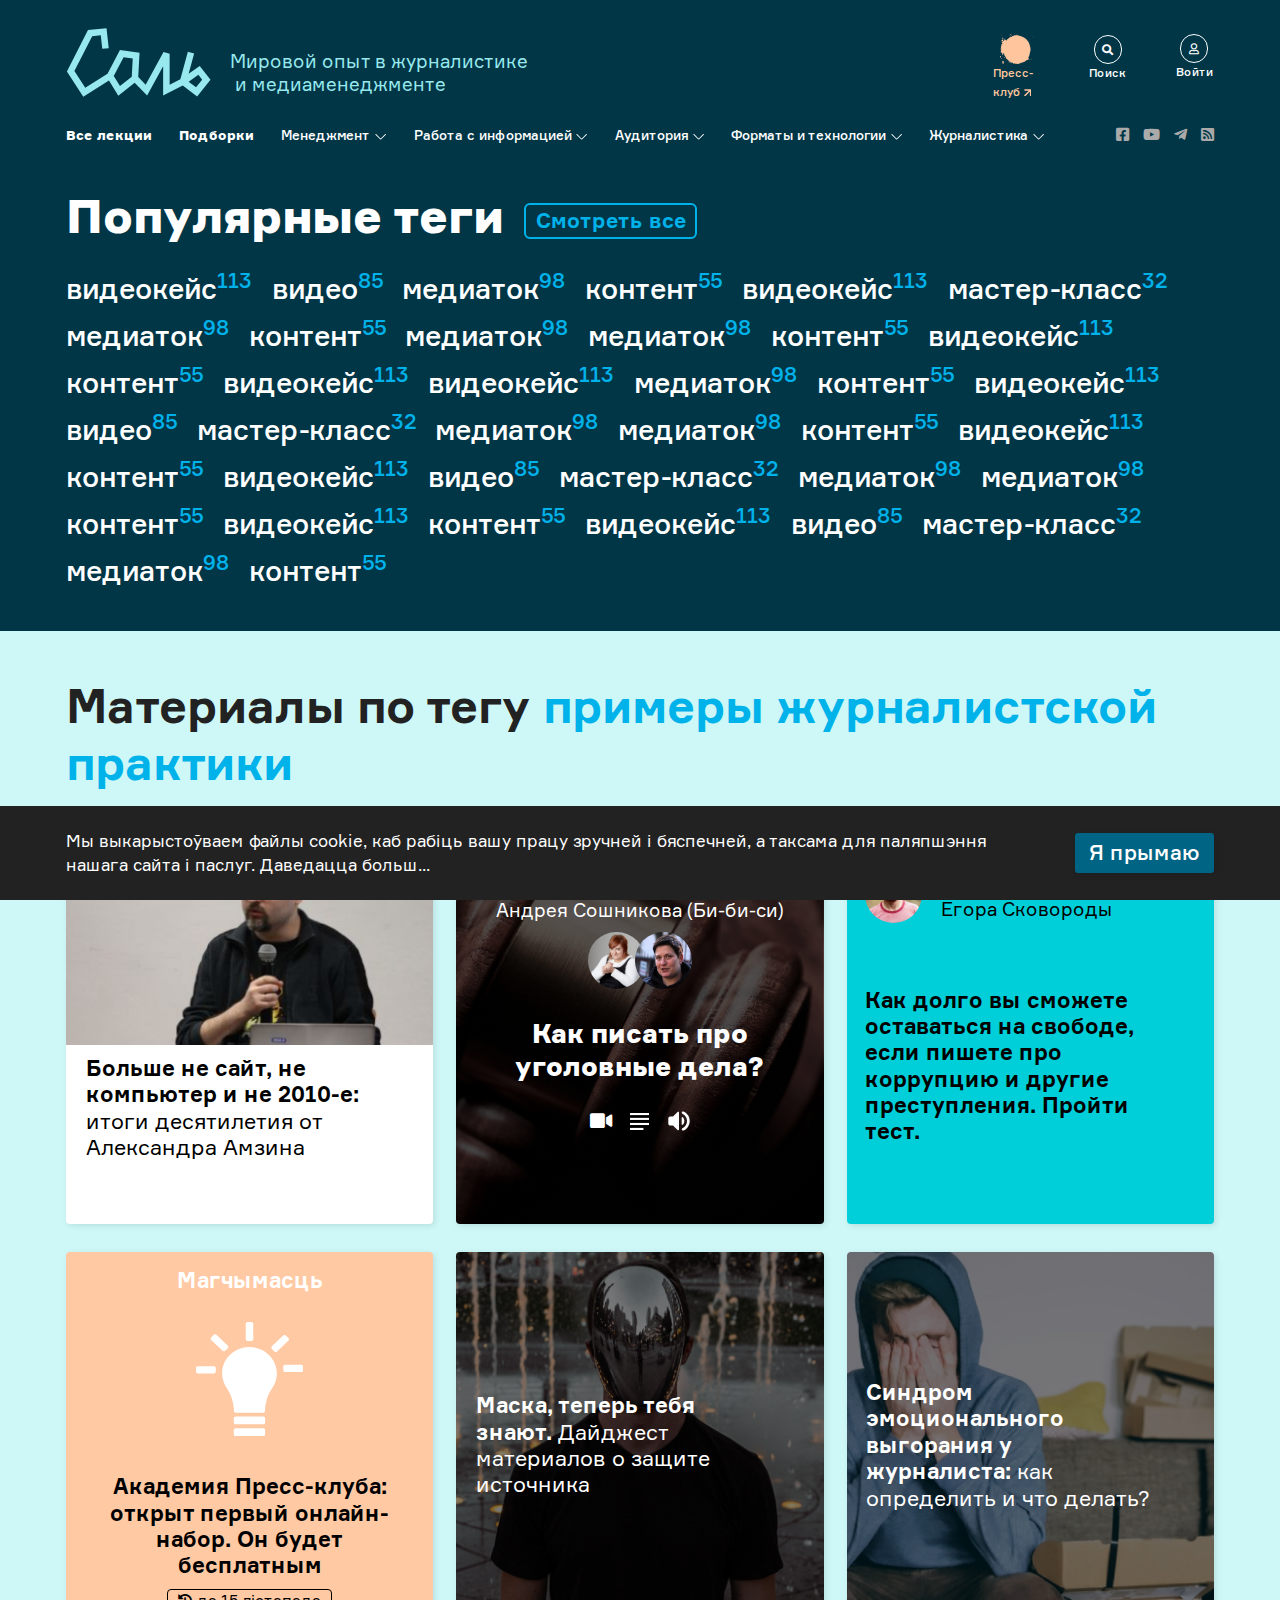
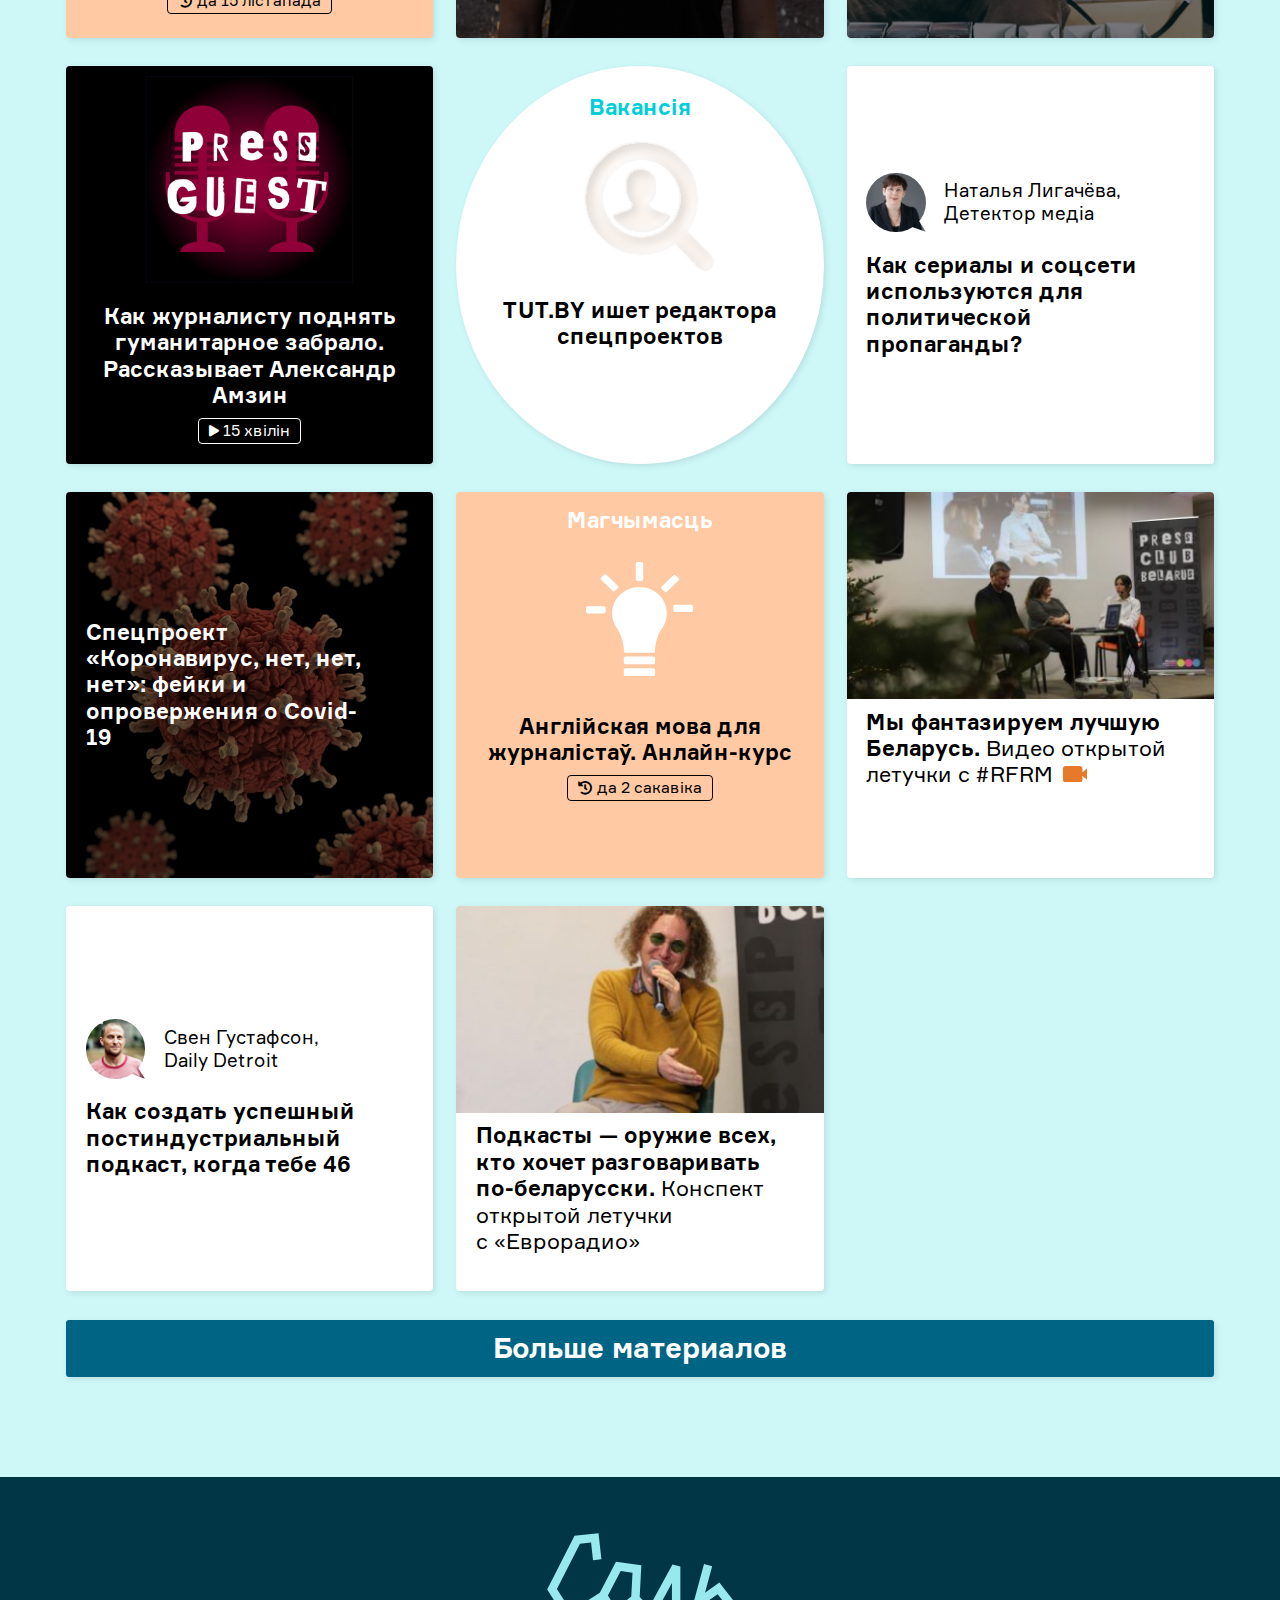
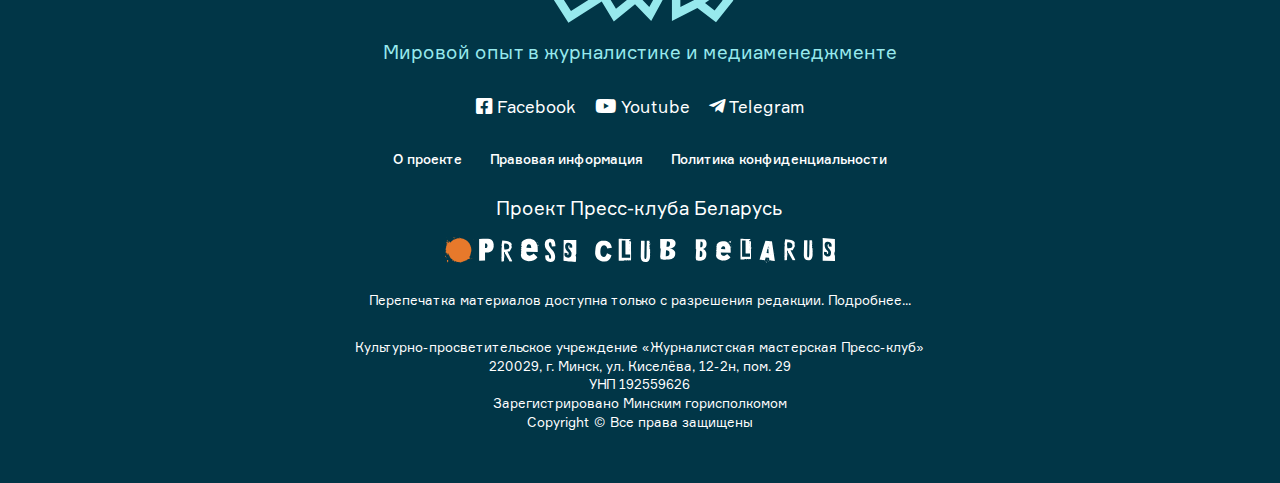
<file: tag.html>
<!DOCTYPE html>
<html lang="en">
<head>
    <meta charset="UTF-8">
    <title>Title</title>
    <meta name="viewport" content="width=device-width, initial-scale=1.0, maximum-scale=1.0, user-scalable=no">
    <link href="fonts/Formular/fonts.css" rel="stylesheet" type="text/css"/>
    <link href="fonts/fontawesome/css/all.css" rel="stylesheet" type="text/css"/>
    <link rel="stylesheet" href="js/slick/slick.css">
    <link rel="stylesheet" href="js/slick/slick-theme.css">
    <link href="styles/normalize.css" rel="stylesheet" type="text/css"/>
    <link href="styles/animate.min.css" rel="stylesheet" type="text/css"/>
    <link href="styles/styles.css" rel="stylesheet" type="text/css"/>
</head>

<body>
    <header class="header show">
    <div class="desktop-header">
        <div class="container">
            <div class="logo-wrapper">
                <a class="logo" href="/">
                    <img src="src/salt-logo.svg" />
                    <p>Мировой опыт в журналистике<br/> и медиаменеджменте</p>
                </a>
                <div class="btn-wrapper">
                    <a class="pc-btn" href="https://press-club.by">
                        <svg width="36" height="32" viewBox="0 0 36 32" fill="none" xmlns="http://www.w3.org/2000/svg">
                            <path d="M12.0002 1.44796V1.52036C12.1398 1.59276 12.2095 1.66516 12.2095 1.66516C12.2095 1.66516 12.2095 1.66516 12.2793 1.66516L12.4188 1.15837H12.5584C12.6979 0.796379 12.8374 0.506786 12.8374 0.434388C12.8374 0.506786 12.6979 0.651583 12.5584 0.796379H12.3491C12.2793 0.868777 12.1398 0.941175 11.9305 1.01357L11.8607 1.23077L11.6514 1.30317L11.5816 1.37556C11.5816 1.52036 11.6514 1.66516 11.7909 1.80995C11.9305 1.59276 12.0002 1.44796 12.0002 1.44796Z" fill="#E7792B"/>
                            <path d="M30.2095 27.4389H30.3491C30.3491 27.5113 30.3491 27.5113 30.3491 27.5837H30.4188C30.4886 27.5837 30.5584 27.5837 30.5584 27.5113H30.4886C30.4886 27.4389 30.4886 27.4389 30.4886 27.3665L30.5584 27.2941C30.2793 27.2941 30.2095 27.3665 30.2095 27.4389C30.2095 27.3665 30.2095 27.3665 30.2095 27.4389Z" fill="#E7792B"/>
                            <path d="M30.6277 27.2217C30.558 27.2217 30.5584 27.2941 30.5584 27.2941C30.5584 27.2941 30.6277 27.2941 30.6277 27.2217C30.6975 27.2941 30.6975 27.2941 30.7673 27.3665V27.2941C30.7673 27.2217 30.6975 27.2217 30.6277 27.2217Z" fill="#E7792B"/>
                            <path d="M17.2324 0.868777C17.2324 0.868777 17.3022 0.868777 17.372 0.868777V0.796379C17.8603 0.868777 18.0696 0.796379 18.0696 0.579184C18.0696 0.434388 18.0696 0.434388 17.9999 0.434388C17.9301 0.434388 17.8603 0.434388 17.8603 0.506786V0.651582H17.7906C17.7906 0.579184 17.7906 0.579184 17.7906 0.579184V0.506786H17.651C17.4417 0.434388 17.2324 0.579184 17.2324 0.796379H17.1627V0.941175L17.2324 0.868777Z" fill="#E7792B"/>
                            <path d="M30.9766 27.6561L30.9068 27.4389H30.837V27.8009C30.9068 27.8009 30.9766 27.7285 31.1161 27.7285C31.1161 27.6561 31.1859 27.6561 31.1859 27.5837C31.1859 27.5113 31.1859 27.4389 31.1161 27.4389C31.1161 27.5837 31.1161 27.6561 30.9766 27.6561Z" fill="#E7792B"/>
                            <path d="M26.3719 29.6109C26.3021 29.6109 26.3021 29.6109 26.3021 29.6109V29.6833L26.3719 29.6109Z" fill="#E7792B"/>
                            <path d="M31.7443 27.5113C31.7443 27.4389 31.7443 27.3665 31.7443 27.3665L31.6745 27.2941H31.6048V27.4389C31.6048 27.4389 31.535 27.4389 31.4652 27.3665C31.4652 27.3665 31.3955 27.3665 31.3257 27.3665V27.5837H31.3955V27.5113C31.3955 27.5113 31.4652 27.5113 31.4652 27.4389H31.7443C31.8141 27.4389 31.8838 27.4389 31.8838 27.4389V27.3665L31.7443 27.5113Z" fill="#E7792B"/>
                            <path d="M31.2557 27.8009C31.2557 28.0181 31.3254 28.0181 31.5347 28.0905V28.0181C31.465 27.8733 31.3952 27.8009 31.2557 27.8009Z" fill="#E7792B"/>
                            <path d="M1.67461 24.8326H1.74437C1.74437 24.7602 1.81414 24.6878 1.81414 24.6878H1.74437C1.74437 24.6154 1.74437 24.6154 1.67461 24.543C1.60484 24.4706 1.60484 24.4706 1.53507 24.4706C1.53507 24.4706 1.53507 24.4706 1.4653 24.4706V24.543H1.53507C1.53507 24.543 1.60484 24.6154 1.67461 24.8326Z" fill="#E7792B"/>
                            <path d="M1.4653 24.543C1.32577 24.6878 1.25566 24.7602 1.25566 24.7602C1.32542 24.7602 1.39519 24.7602 1.46496 24.7602C1.39519 24.6878 1.39554 24.6154 1.4653 24.543Z" fill="#E7792B"/>
                            <path d="M3.55784 28.7421C3.48808 28.7421 3.20901 28.7421 2.7904 28.8145C2.72064 28.8145 2.65087 28.9593 2.51134 29.2489C2.44157 29.3937 2.3718 29.5385 2.3718 29.6833C2.3718 29.8281 2.3718 30.0453 2.44157 30.3349C2.51134 30.3349 2.51134 30.3349 2.5811 30.4072C2.72064 30.6244 2.7904 30.8416 2.7904 30.914C2.7904 30.9864 2.7904 30.9864 2.72064 31.0588C2.65087 31.1312 2.65087 31.2036 2.65087 31.2036C2.65087 31.5656 2.86017 31.7828 3.41831 31.9276C3.41831 31.8552 3.41831 31.8552 3.41831 31.8552C3.41831 31.7828 3.41831 31.638 3.48808 31.5656C3.69738 31.4932 3.83691 31.4208 3.90668 31.3484C3.90668 31.276 3.90668 31.2036 3.83691 31.0588C3.76715 30.914 3.76715 30.8416 3.76715 30.7692C3.76715 30.6968 3.76715 30.6244 3.83691 30.6244C3.90668 30.552 3.90668 30.4796 3.97645 30.4072C4.04621 30.2625 4.04621 30.1177 4.04621 30.0453C4.04621 29.1765 3.90668 28.7421 3.55784 28.7421Z" fill="#E7792B"/>
                            <path d="M5.23229 25.267C5.23229 25.1222 5.23229 24.9774 5.23229 24.7602C5.16252 24.6154 5.09275 24.543 5.02298 24.543C4.81368 24.543 4.74391 24.6154 4.67415 24.7602C4.67415 24.8326 4.74391 24.905 4.88345 24.9774C4.95322 24.9774 5.02298 24.9774 5.16252 24.9774C5.23229 24.9774 5.23229 25.0498 5.23229 25.0498C5.16252 25.1222 5.09275 25.1222 5.02298 25.1222C4.95322 25.1222 4.88345 25.1222 4.81368 25.0498V24.9774C4.74391 24.9774 4.74391 24.9774 4.67415 25.0498C4.67415 25.0498 4.74391 25.1222 4.81368 25.1222H4.67415C4.67415 25.1946 4.67415 25.3394 4.67415 25.5566C4.74391 25.5566 4.74391 25.629 4.81368 25.629V25.4842H4.88345C4.88345 25.4842 4.95322 25.4842 5.02298 25.4842C5.02298 25.4118 5.09275 25.4118 5.09275 25.4118C5.23229 25.4118 5.30205 25.3394 5.30205 25.3394C5.30205 25.3394 5.30205 25.3394 5.30205 25.267H5.23229Z" fill="#E7792B"/>
                            <path d="M10.6749 1.37557C10.7446 1.37557 10.7446 1.37557 10.8144 1.37557L10.8842 1.15837H11.1632L11.233 1.08597C11.233 1.01358 11.233 1.01358 11.233 1.01358H11.1632C11.0237 1.01358 11.0237 0.941177 11.0237 0.941177C11.0237 0.941177 11.1632 0.868779 11.3028 0.79638C11.4423 0.723982 11.5121 0.651584 11.5121 0.579186H11.4423C11.4423 0.579186 11.4423 0.579186 11.3726 0.579186C11.3726 0.506788 11.4423 0.506788 11.4423 0.434389C11.4423 0.289593 11.4423 0.144796 11.3726 0C11.3726 0 11.233 0.0723982 11.0237 0.144796V0.217195H10.8842V0.289593H10.8144C10.8144 0.289593 10.8144 0.289593 10.7446 0.289593C10.6749 0.361991 10.6749 0.506788 10.6749 0.579186H10.7446C10.7446 0.579186 10.7446 0.579186 10.8144 0.579186C10.8144 0.651584 10.8144 0.651584 10.8144 0.723982C10.8144 0.941177 10.6749 1.01358 10.4656 0.941177V0.868779C10.4656 0.79638 10.4656 0.79638 10.3958 0.79638C10.326 0.868779 10.326 0.941177 10.326 1.08597C10.326 1.15837 10.326 1.15837 10.326 1.23077L10.6749 1.37557Z" fill="#E7792B"/>
                            <path d="M2.1627 1.01357C2.1627 1.08597 2.09293 1.08597 2.09293 1.15837C2.02316 1.15837 2.02316 1.15837 2.02316 1.15837H1.88363L1.81386 1.23077C1.81386 1.23077 1.81386 1.23077 1.81386 1.30317H2.09293L2.1627 1.23077V1.01357C2.23247 0.79638 2.23247 0.651584 2.1627 0.506787H2.09293C2.02316 0.506787 1.9534 0.506787 1.9534 0.506787H2.02316C2.02316 0.651584 2.02316 0.79638 2.02316 0.79638C2.1627 0.941177 2.1627 0.941177 2.1627 1.01357Z" fill="#E7792B"/>
                            <path d="M1.53476 24.6878H1.39522V24.7602L1.53476 24.6878Z" fill="#E7792B"/>
                            <path d="M1.18604 23.7466C0.906974 23.5294 0.697672 23.3846 0.558138 23.3846C0.418603 23.3846 0.279069 23.5294 0.209302 23.819C0.0697672 24.1086 0.0697672 24.3258 0 24.543C0 24.6878 0 24.8326 0.0697672 24.905L0.558138 24.9774C0.627905 24.905 0.697672 24.7602 0.837207 24.543H0.906974C0.906974 24.4706 0.976741 24.3258 0.976741 24.1086L1.18604 24.0362V23.7466Z" fill="#E7792B"/>
                            <path d="M1.60454 26.2082H1.53478L1.46501 25.9186C1.39524 25.8462 1.32547 25.8462 1.32547 25.8462C1.18594 25.8462 1.18594 25.9186 1.11617 26.1358C1.11617 26.3529 1.25571 26.4977 1.60454 26.6425C1.67431 26.5701 1.74408 26.2082 1.95338 25.5566C1.88361 25.5566 1.74408 25.4842 1.67431 25.4842C1.60454 25.4842 1.60454 25.7738 1.60454 26.2082Z" fill="#E7792B"/>
                            <path d="M1.8137 1.01357C1.88347 1.01357 1.88347 1.01357 1.95324 0.941177L1.9533 0.868779C1.744 0.868779 1.67417 0.868779 1.67417 0.941177C1.74393 1.01357 1.74393 1.01357 1.8137 1.01357Z" fill="#E7792B"/>
                            <path d="M33.4189 26.9321H33.4887L33.1398 26.6425V26.5701C33.1398 26.5701 33.1398 26.4977 33.1398 26.4253C33.0003 26.3529 32.8608 26.2806 32.791 26.2806C32.7212 26.2806 32.6515 26.3529 32.6515 26.4253C32.6515 26.4977 32.6515 26.4977 32.7212 26.5701H32.791C32.791 26.5701 32.791 26.6425 32.8608 26.6425C32.8608 26.7149 32.8608 26.7873 32.8608 26.8597V27.0045C32.8608 27.0769 32.8608 27.1493 32.791 27.2941C32.8608 27.2217 32.9305 27.2217 33.0003 27.2217C33.0003 27.2217 33.0701 27.2217 33.0701 27.2941C33.0701 27.3665 33.1398 27.3665 33.1398 27.4389H33.2096C33.2096 27.3665 33.2096 27.2941 33.1398 27.2217C33.0003 27.0769 32.9305 26.9321 32.9305 26.8597C32.9305 26.7873 32.9305 26.7873 33.0003 26.7873C33.2096 26.7873 33.2794 26.7873 33.4189 26.9321L33.2794 27.0769H33.3491V27.0045C33.4189 27.0045 33.4189 27.0045 33.4189 26.9321Z" fill="#E7792B"/>
                            <path d="M33.4184 27.0769C33.4184 27.1493 33.4184 27.1493 33.4184 27.0769V27.1493C33.6277 27.1493 33.6975 27.1493 33.6975 27.0769V27.0045C33.6277 27.0769 33.558 27.0769 33.4184 27.0769Z" fill="#E7792B"/>
                            <path d="M34.2562 27.5113L34.1864 27.5837C34.1166 27.5837 34.0469 27.5113 33.9771 27.5113L33.9073 27.5837C33.9073 27.5837 33.9771 27.6561 34.1864 27.7285L34.2562 27.5113C34.1864 27.5113 34.1864 27.4389 34.2562 27.5113Z" fill="#E7792B"/>
                            <path d="M0.976584 13.4661C1.04635 13.4661 1.11612 13.3937 1.11612 13.3937C1.04635 13.3937 0.976584 13.3937 0.976584 13.4661Z" fill="#E7792B"/>
                            <path d="M32.3019 26.8597V26.7873H32.2321V26.5702L32.0926 26.6426H32.1624V26.9321H32.3019V27.0045H32.3717C32.3717 26.9321 32.3717 26.8597 32.3717 26.7873H32.5112L32.581 26.7149C32.581 26.7149 32.581 26.7149 32.581 26.6426C32.4414 26.8597 32.3717 26.8597 32.3019 26.8597Z" fill="#E7792B"/>
                            <path d="M34.3258 27.2217C34.3258 27.1493 34.3258 27.1493 34.3956 27.1493H34.5351C34.5351 27.0769 34.5351 27.0769 34.5351 27.0769C34.5351 27.0045 34.5351 27.0045 34.5351 27.0045V27.0769C34.5351 27.0769 34.4654 27.0769 34.4654 27.0045H34.3956C34.3258 27.0769 34.3258 27.1493 34.3258 27.2941C34.2561 27.2941 34.3258 27.2941 34.3258 27.2217C34.3258 27.2941 34.3258 27.2941 34.3258 27.2941V27.2217Z" fill="#E7792B"/>
                            <path d="M3.83676 5.71946H3.76699V5.79186C3.76699 5.79186 3.76699 5.79186 3.76699 5.86425H3.83676C3.83676 5.79186 3.83676 5.79186 3.83676 5.71946Z" fill="#E7792B"/>
                            <path d="M36 3.11312C35.9302 3.11312 35.8605 3.11312 35.8605 3.11312L35.8601 3.04073H35.4419V3.11312C35.3023 3.11312 35.2326 3.18552 35.093 3.18552L35.0233 3.25792C35.0233 3.33032 35.0233 3.33032 35.0233 3.33032H35.1628C35.3023 3.25792 35.5814 3.18552 35.9302 3.11312C36 3.25792 36 3.18552 36 3.11312Z" fill="#E7792B"/>
                            <path d="M34.3249 27.2941V27.3665C34.3947 27.3665 34.3947 27.4389 34.4644 27.4389H34.604C34.604 27.4389 34.604 27.4389 34.5342 27.3665C34.4644 27.3665 34.4644 27.3665 34.3249 27.2941Z" fill="#E7792B"/>
                            <path d="M35.9998 2.96833C35.9301 2.89593 35.9998 2.89593 35.9998 2.96833C35.8603 2.89593 35.8601 2.96833 35.8601 3.04073C35.9299 3.04073 35.9998 2.96833 35.9998 2.96833Z" fill="#E7792B"/>
                            <path d="M32.7208 27.2217C32.7208 27.2941 32.791 27.2941 32.791 27.2941L32.7905 27.2217H32.7208Z" fill="#E7792B"/>
                            <path d="M2.44201 3.54751C2.51178 3.54751 2.51178 3.54751 2.51178 3.54751V3.47511C2.51178 3.47511 2.51178 3.54751 2.44201 3.54751Z" fill="#E7792B"/>
                            <path d="M2.86058 5.14027L3.00012 5.06787V4.99548C3.00012 4.99548 3.00012 4.92308 3.06988 4.85068C3.13965 4.77828 3.13965 4.77828 3.20942 4.77828C3.34895 4.77828 3.55825 4.85068 3.76756 4.99548V5.35747H3.83732V5.28507H3.90709L3.97686 5.35747V5.42986H4.11639V5.28507C4.18616 5.28507 4.18616 5.28507 4.25593 5.35747V5.42986C4.25593 5.42986 4.25593 5.50226 4.32569 5.50226H4.39546C4.39546 5.35747 4.25593 5.21267 3.97686 5.06787C3.69779 4.92308 3.48849 4.70588 3.34895 4.56109C3.34895 4.41629 3.27918 4.1991 3.13965 3.9095C3.06988 3.9095 3.00012 3.8371 2.86058 3.69231C2.79081 3.61991 2.65128 3.54751 2.65128 3.54751H2.58151V3.61991C2.58151 3.69231 2.51174 3.76471 2.51174 3.9095C2.51174 3.9819 2.51174 3.9819 2.51174 4.0543C2.65128 4.0543 2.72105 4.1267 2.93035 4.1991C2.93035 4.27149 2.93035 4.34389 2.93035 4.41629C2.93035 4.56109 2.79081 4.63348 2.58151 4.70588C2.44198 4.77828 2.30244 4.77828 2.09314 4.85068C2.02337 4.85068 2.02337 4.99548 2.02337 5.21267H2.09314V5.28507C2.09314 5.28507 2.09314 5.28507 2.09314 5.35747H2.23268V5.42986C2.30244 5.42986 2.44198 5.42986 2.51174 5.50226C2.51174 5.57466 2.44198 5.57466 2.44198 5.64706V5.71946C2.44198 5.79186 2.51174 5.79186 2.58151 5.79186C2.65128 5.79186 2.65128 5.79186 2.72105 5.79186V5.71946C2.72105 5.71946 2.72105 5.71946 2.72105 5.64706C2.65128 5.64706 2.58151 5.64706 2.51174 5.64706C2.51174 5.35747 2.65128 5.14027 2.79081 5.21267H2.86058L2.93035 5.28507C2.93035 5.28507 2.93035 5.28507 2.86058 5.14027C2.86058 5.21267 2.86058 5.21267 2.86058 5.14027Z" fill="#E7792B"/>
                            <path d="M1.53476 7.9638C1.53476 7.89141 1.46499 7.81901 1.46499 7.81901L1.39522 7.89141C1.39522 8.0362 1.46499 8.1086 1.67429 8.181V8.1086C1.60452 8.0362 1.60452 8.0362 1.53476 7.9638Z" fill="#E7792B"/>
                            <path d="M3.90687 5.79186H3.8371L3.83676 5.86425C3.90653 5.86425 3.90687 5.86425 3.90687 5.79186Z" fill="#E7792B"/>
                            <path d="M32.1627 18.9683C32.1627 18.8959 32.1627 18.8235 32.1627 18.8235C32.1627 18.6063 32.2325 18.3167 32.3022 17.8824C32.372 17.448 32.372 17.1584 32.4418 16.9412C32.5115 16.0724 32.3022 14.6244 31.8836 12.6697C31.8139 12.4525 31.6743 12.0905 31.465 11.5837C31.3953 11.3665 31.3255 11.0045 31.2557 10.5701C31.186 10.5701 31.186 10.4977 31.1162 10.4253C30.9767 10.0633 30.7674 9.55656 30.4883 8.97738V8.90498C30.4883 8.83258 30.4883 8.83258 30.4185 8.76018C30.3488 8.68778 30.279 8.47059 30.2092 8.181C30.1395 8.181 30.0697 8.181 29.9999 8.1086C29.7906 7.74661 29.372 7.23982 28.8139 6.58823C28.6743 6.44344 28.5348 6.29864 28.465 6.08145C28.186 5.93665 28.1162 5.86425 28.1162 5.71946H28.186C28.186 5.71946 28.1162 5.64706 28.1162 5.57466H27.9069C27.7674 5.42986 27.5581 5.21267 27.279 4.99547V4.85068H27.2092C27.2092 4.85068 27.2092 4.85068 27.1395 4.85068V4.70588C27.0697 4.70588 26.9999 4.70588 26.8604 4.70588V4.56109C26.6511 4.41629 26.372 4.34389 26.0232 4.19909V4.0543C26.0232 4.0543 25.9534 4.0543 25.8837 4.0543C25.8139 4.0543 25.7441 4.0543 25.7441 4.0543V3.9095L25.6744 3.8371H25.6046V3.69231C25.5348 3.69231 25.4651 3.69231 25.3953 3.69231C25.2558 3.69231 24.9069 3.47511 24.3488 3.18552C23.9302 2.96833 23.3023 2.67873 22.6046 2.31674L20.5116 1.73756C20.2325 1.52036 19.5348 1.44796 18.7674 1.30317V1.37556C18.7674 1.37556 18.7674 1.37556 18.7674 1.44796C18 1.44796 17.4418 1.44796 17.0232 1.44796C16.7441 1.44796 15.6279 1.66516 13.7442 2.09955V2.17194C13.7442 2.17194 13.7442 2.17195 13.7442 2.24434C13.3256 2.46154 12.907 2.67873 12.4883 2.96832C12.0697 3.18552 11.6511 3.33032 11.2325 3.25792C11.1628 3.25792 11.1628 3.25792 11.1628 3.18552C11.1628 3.11312 11.2325 3.04072 11.3023 2.96832C11.3721 2.82353 11.4418 2.75113 11.4418 2.75113C11.4418 2.67873 11.3721 2.67873 11.3023 2.67873C11.1628 2.67873 10.9535 2.75113 10.7442 2.82353C10.7442 2.82353 10.7442 2.89593 10.7442 2.96832C10.7442 3.04072 10.7442 3.11312 10.7442 3.18552C10.7442 3.18552 10.6744 3.18552 10.6744 3.11312L10.6046 3.18552C10.6046 3.18552 10.5349 3.18552 10.5349 3.25792C10.5349 3.25792 10.5349 3.25792 10.5349 3.33032C10.6744 3.33032 10.7442 3.33032 10.8139 3.40271L10.7442 3.47511C10.6744 3.47511 10.6046 3.47511 10.6046 3.47511V3.54751H10.6744C10.6744 3.54751 10.6744 3.54751 10.7442 3.54751V3.61991L10.6744 3.69231C10.5349 3.47511 10.4651 3.54751 10.4651 3.54751V3.61991C10.4651 3.69231 10.3256 3.69231 10.1163 3.76471C10.1163 3.8371 10.1163 3.9095 10.0465 3.9819L9.76743 4.0543V4.1267H9.69766V4.19909H9.62789V4.27149H9.55812C9.55812 4.27149 9.55812 4.19909 9.55812 4.1267C9.48836 4.1267 9.48836 4.19909 9.41859 4.19909C9.48836 4.19909 9.48836 4.19909 9.48836 4.19909C9.48836 4.48869 9.20929 4.70588 8.79068 4.77828V4.85068H8.72092V4.92308H8.65115C8.58138 5.06787 8.30231 5.21267 7.81394 5.35747V5.50226C7.60464 5.50226 7.53488 5.57466 7.53488 5.71946C7.53488 5.71946 7.53488 5.71946 7.53488 5.79186C7.67441 5.86425 7.67441 5.93665 7.67441 5.93665C7.67441 6.00905 7.67441 6.00905 7.60464 6.00905C7.60464 6.00905 7.46511 6.15385 7.32557 6.37104H7.25581C7.25581 6.44344 7.25581 6.51584 7.18604 6.58823H7.11627C7.11627 6.58823 7.11627 6.58823 7.0465 6.58823L6.8372 6.95023C6.76744 6.95023 6.76744 6.95023 6.69767 6.95023C6.6279 6.87783 6.48837 6.73303 6.27906 6.58823C6.2093 6.58823 6.06976 6.51584 5.93023 6.44344L5.72093 6.08145C5.65116 5.71946 5.58139 5.57466 5.51163 5.57466L5.44186 5.64706C5.44186 5.71946 5.44186 5.71946 5.44186 5.79186C5.44186 5.86425 5.44186 5.93665 5.37209 6.00905C5.30232 6.00905 5.23256 5.93665 5.09302 5.93665V6.00905C5.09302 6.00905 5.09302 6.00905 5.09302 6.08145H5.02325C4.88372 6.08145 4.88372 6.00905 4.88372 5.86425C4.88372 5.79185 4.95349 5.64706 5.02325 5.42986C5.09302 5.42986 5.16279 5.50226 5.23256 5.50226C5.23256 5.42986 5.23256 5.28507 5.09302 5.14027C5.02325 4.99547 4.95349 4.92308 4.88372 4.92308C4.88372 4.92308 4.81395 4.92308 4.74419 4.99547V5.06787H4.67442C4.67442 5.06787 4.67442 5.06787 4.60465 5.06787C4.67442 5.06787 4.67442 5.21267 4.74419 5.35747H4.88372V5.42986C4.88372 5.50226 4.74419 5.50226 4.53488 5.50226C4.53488 5.57466 4.46512 5.57466 4.46512 5.57466C4.46512 5.57466 4.53488 5.64706 4.67442 5.64706C4.67442 5.71946 4.67442 5.86425 4.67442 5.93665C4.67442 6.08145 4.67442 6.22624 4.60465 6.37104H4.53488C4.53488 6.37104 4.53488 6.37104 4.46512 6.37104V6.44344C4.46512 6.51584 4.46512 6.51584 4.46512 6.58823H4.53488V6.66063H4.60465V6.73303C4.81395 6.80543 4.74419 6.80543 4.67442 6.80543C4.60465 6.80543 4.46512 6.73303 4.39535 6.73303V6.80543H4.32558L4.25582 6.87783C4.39535 6.95023 4.39535 6.95023 4.39535 7.02262C4.39535 7.02262 4.39535 7.02262 4.32558 7.02262C4.25582 7.02262 4.25582 7.02262 4.25582 7.09502V7.16742H4.32558C4.32558 7.23982 4.32558 7.23982 4.25582 7.31222C4.18605 7.38462 4.18605 7.38462 4.18605 7.45701H4.25582C4.32558 7.45701 4.32558 7.45701 4.32558 7.52941C4.32558 7.67421 4.18605 7.67421 4.04651 7.67421C4.04651 7.67421 3.90698 7.60181 3.69768 7.38462C3.48838 7.16742 3.34884 7.09502 3.20931 7.02262V6.95023H3.06977V6.87783C3.06977 6.87783 3.13954 6.80543 3.20931 6.80543C3.27907 6.73303 3.34884 6.73303 3.34884 6.66063H3.20931V6.51584L3.00001 6.44344V6.37104C3.00001 6.29864 3.00001 6.22624 3.06977 6.22624C3.06977 6.22624 3.06977 6.22624 3.00001 6.22624C2.86047 6.22624 2.7907 6.15385 2.7907 6.08145C2.7907 6.00905 2.86047 6.00905 2.86047 6.00905C2.93024 6.00905 2.93024 6.00905 2.93024 6.00905H3.00001C3.00001 5.93665 3.00001 5.86425 3.00001 5.79186H3.06977C3.06977 5.79186 3.06977 5.79186 3.13954 5.79186V5.71946C3.13954 5.71946 3.13954 5.71946 3.13954 5.64706C3.13954 5.64706 3.20931 5.64706 3.27907 5.64706C3.41861 5.71946 3.48838 5.71946 3.48838 5.64706V5.57466H3.41861C3.41861 5.57466 3.34884 5.57466 3.27907 5.57466V5.35747H3.20931C3.20931 5.35747 3.20931 5.35747 3.13954 5.35747V5.57466H3.06977C3.06977 5.57466 3.06977 5.57466 3.06977 5.50226V5.28507H3.00001C3.00001 5.35747 2.93024 5.35747 2.86047 5.42986C2.7907 5.50226 2.72105 5.57466 2.72105 5.64706C2.72105 5.64706 2.7907 5.71946 2.7907 5.79186C2.86047 5.86425 2.86047 5.86425 2.86047 5.93665C2.7907 6.00905 2.5814 6.15385 2.23257 6.29864C2.1628 6.37104 2.02326 6.44344 1.81396 6.44344C1.60466 6.44344 1.46513 6.44344 1.46513 6.44344L1.39536 6.51584C1.39536 6.58824 1.39536 6.58823 1.46513 6.66063C1.53489 6.66063 1.53489 6.73303 1.60466 6.80543C1.60466 6.80543 1.60466 6.87783 1.53489 6.87783C1.53489 6.87783 1.53489 6.87783 1.53489 6.95023C1.9535 7.09502 2.1628 7.16742 2.1628 7.16742C2.1628 7.23982 2.09303 7.23982 2.02326 7.23982C1.9535 7.16742 1.88373 7.16742 1.81396 7.16742L1.7442 7.23982C1.7442 7.23982 1.7442 7.23982 1.7442 7.31222C1.81396 7.31222 1.9535 7.38462 2.1628 7.38462V7.45701H2.23257C2.23257 7.45701 2.23257 7.45701 2.30233 7.52941C2.30233 7.74661 2.3721 7.8914 2.44187 7.8914C2.44187 7.8914 2.44187 7.8914 2.51163 7.8914V7.819L2.5814 7.74661H2.65117C2.72094 7.74661 2.7907 7.819 2.7907 7.8914C2.7907 7.9638 2.7907 8.0362 2.72094 8.1086H2.5814C2.5814 8.1086 2.5814 8.181 2.5814 8.25339C2.5814 8.32579 2.5814 8.39819 2.5814 8.39819C2.51163 8.39819 2.51163 8.39819 2.44187 8.39819C2.3721 8.39819 2.30233 8.39819 2.23257 8.32579C2.09303 8.0362 2.09303 7.8914 2.09303 7.8914H2.02326V7.9638C1.9535 7.9638 1.88373 7.9638 1.81396 7.9638C1.81396 8.0362 1.81396 8.1086 1.7442 8.1086L1.67443 8.0362L1.67429 8.1086C1.67429 8.1086 1.67429 8.1086 1.67429 8.181L1.81396 8.181V8.25339H1.88373C1.9535 8.25339 1.9535 8.25339 2.02326 8.25339V8.181C2.02326 8.181 2.02326 8.181 2.02326 8.1086C2.09303 8.1086 2.1628 8.1086 2.1628 8.1086C2.23257 8.1086 2.30233 8.1086 2.3721 8.181V8.25339C2.3721 8.25339 2.3721 8.25339 2.3721 8.32579C2.44187 8.32579 2.44187 8.39819 2.51163 8.39819C2.5814 8.39819 2.5814 8.39819 2.65117 8.39819V8.32579L2.72094 8.25339C2.72094 8.25339 2.72094 8.181 2.7907 8.181C2.86047 8.181 2.93024 8.25339 2.93024 8.39819C2.93024 8.47059 2.93024 8.54299 2.86047 8.54299C2.7907 8.54299 2.7907 8.47059 2.72094 8.47059C2.65117 8.47059 2.5814 8.47059 2.51163 8.47059V8.68778H2.44187C2.3721 8.68778 2.3721 8.68778 2.3721 8.61539V8.47059C2.30233 8.47059 2.30233 8.39819 2.23257 8.39819C2.1628 8.39819 2.09303 8.39819 2.09303 8.47059C2.09303 8.54299 2.09303 8.61539 2.09303 8.68778H2.02326C1.9535 8.68778 1.88373 8.68778 1.7442 8.68778C1.7442 8.83258 1.67443 8.90498 1.53489 8.90498C1.53489 8.90498 1.46513 8.90498 1.46513 8.83258V8.68778C1.39536 8.68778 1.32559 8.76018 1.32559 8.90498C1.32559 9.04977 1.39536 9.12217 1.46513 9.12217H1.53489C1.53489 8.97738 1.60466 8.90498 1.60466 8.90498C1.60466 8.90498 1.60466 8.90498 1.60466 8.97738V9.04978L1.67443 9.12217C1.67443 9.12217 1.67443 9.12217 1.7442 9.12217V9.04978C1.81396 9.04978 1.88373 9.04978 1.88373 9.04978C1.9535 9.04978 1.9535 9.12217 1.9535 9.12217V9.19457C1.9535 9.19457 1.9535 9.19457 1.9535 9.26697H2.02326C2.09303 9.33937 2.09303 9.33937 2.1628 9.33937V9.41177C2.1628 9.41177 2.1628 9.41177 2.1628 9.48416H2.72094V9.62896H2.7907L2.86047 9.70136V9.77376L2.7907 9.84615C2.72094 9.84615 2.65117 9.77376 2.5814 9.77376V9.84615C2.51163 9.77376 2.44187 9.77376 2.3721 9.77376C2.3721 9.84616 2.3721 9.91855 2.3721 9.99095H2.23257V10.1357H2.1628L2.09303 10.2081C2.1628 10.2805 2.23257 10.3529 2.23257 10.2805L2.09303 10.5701C2.09303 10.5701 2.02326 10.5701 2.02326 10.4977H1.9535C1.9535 10.5701 1.88373 10.7149 1.88373 10.8597H1.81396C1.81396 10.9321 1.88373 10.9321 2.02326 11.0045V11.0769C2.02326 11.0769 2.02326 11.0769 1.9535 11.0769H1.81396V11.2217C1.81396 11.2217 1.81396 11.2217 1.7442 11.2217V10.9321L1.67443 10.8597C1.67443 10.8597 1.67443 10.8597 1.60466 10.8597V11.0045H1.53489L1.46513 11.0769C1.46513 11.0769 1.46513 11.0769 1.46513 11.1493H1.53489C1.53489 11.2941 1.46513 11.3665 1.39536 11.4389V11.5113C1.39536 11.5113 1.32559 11.5837 1.32559 11.6561H1.39536C1.39536 11.6561 1.39536 11.6561 1.46513 11.6561C1.39536 11.7285 1.39536 11.8009 1.39536 12.0181H1.53489V12.0905C1.53489 12.1629 1.53489 12.2353 1.46513 12.3077H1.39536C1.39536 12.3801 1.46513 12.3801 1.60466 12.4525C1.60466 12.5249 1.53489 12.5973 1.53489 12.6697H1.60466C1.60466 12.6697 1.60466 12.6697 1.67443 12.6697V12.7421L1.60466 12.8145H1.53489C1.46513 12.8145 1.46513 12.8145 1.46513 12.7421V12.6697H1.39536C1.39536 12.6697 1.39536 12.6697 1.32559 12.6697V12.5249L1.25582 12.4525C1.18606 12.4525 1.11629 12.5973 1.11629 12.8145H1.18606V12.8869C1.18606 12.8869 1.18606 12.8869 1.18606 12.9593C1.32559 12.9593 1.39536 13.0317 1.39536 13.1041C1.32559 13.1041 1.25582 13.1765 1.18606 13.2489C1.18606 13.2489 1.18606 13.2489 1.18606 13.3213H1.32559V13.3937C1.32559 13.4661 1.25582 13.5385 1.11629 13.5385L1.04667 13.4661V13.5385C1.04667 13.5385 1.04652 13.5385 1.04652 13.6109C1.18606 13.6109 1.18606 13.6833 1.18606 13.6833H1.04652C1.04652 13.6833 1.04652 13.6833 0.976756 13.6833C0.976756 13.7557 0.976756 13.7557 1.04652 13.8281H1.11629C1.11629 13.8281 1.11629 13.8281 1.18606 13.8281V13.9005C1.18606 13.9729 1.18606 13.9729 1.11629 13.9729C1.11629 13.9729 1.04652 13.9729 1.04652 13.9005H0.976756C0.976756 13.9729 0.976756 13.9729 0.976756 14.0453C0.976756 14.1176 0.976756 14.2624 0.906988 14.4072C0.837221 14.3348 0.767454 14.3348 0.697687 14.3348V14.4796C0.697687 14.4796 0.62792 14.4796 0.62792 14.4072C0.62792 14.4072 0.62792 14.4072 0.558152 14.4072C0.558152 14.4796 0.558152 14.4796 0.558152 14.4796C0.558152 14.6968 0.558152 14.8416 0.62792 14.8416H0.697687C0.697687 14.552 0.697687 14.4072 0.767454 14.4072L0.837221 14.4796V14.552C0.837221 14.6244 0.837221 14.6244 0.837221 14.6244C0.837221 14.6244 0.906988 14.552 0.906988 14.4796C0.976756 14.4072 0.976756 14.3348 0.976756 14.3348C0.976756 14.3348 0.976756 14.3348 0.976756 14.4072V14.4796H1.04652L1.11629 14.552V14.6244C1.11629 14.6244 1.11629 14.6244 1.11629 14.6968H1.18606C1.18606 14.6968 1.18606 14.6968 1.25582 14.6968C1.25582 14.7692 1.25582 14.7692 1.25582 14.8416C1.25582 14.9864 1.18606 14.9864 1.11629 14.9864C1.04652 14.9864 1.04652 14.9864 0.976756 14.914V14.8416C0.906989 14.8416 0.906988 14.7692 0.906988 14.7692C0.837221 14.7692 0.767454 14.8416 0.767454 15.0588H0.62792L0.558152 15.1312C0.558152 15.1312 0.558152 15.1312 0.558152 15.2036H0.697687C0.767454 15.4208 0.697687 15.4932 0.697687 15.638C0.767454 15.7104 0.767454 15.7104 0.767454 15.7104H0.837221C0.767454 15.7828 0.767454 15.7828 0.767454 15.9276C0.767454 16 0.767454 16.0724 0.767454 16.1448H0.837221C0.906989 16.2172 0.906988 16.362 0.906988 16.5068H0.976756C0.976756 16.5068 0.976756 16.5068 1.04652 16.5068V16.6516C1.11629 16.724 1.18606 16.7964 1.18606 16.7964H1.25582C1.18606 16.724 1.18606 16.6516 1.18606 16.5068H1.25582C1.32559 16.5068 1.39536 16.5068 1.46513 16.5792H1.32559C1.39536 16.5792 1.46513 16.6516 1.46513 16.724L1.39536 16.7964H1.32559C1.32559 16.7964 1.32559 16.7964 1.25582 16.7964V16.8688C1.25582 16.9412 1.32559 17.0136 1.46513 17.086C1.60466 17.1584 1.67443 17.1584 1.67443 17.2308C1.67443 17.2308 1.67443 17.2308 1.60466 17.2308C1.53489 17.3032 1.39536 17.3032 1.39536 17.3756C1.39536 17.3032 1.39536 17.2308 1.46513 17.1584V17.086H1.39536V17.1584C1.39536 17.2308 1.39536 17.2308 1.32559 17.2308L1.25582 17.3032V17.1584L1.18606 17.086C1.18606 17.086 1.18606 17.086 1.11629 17.086C1.11629 17.2308 1.04652 17.3756 0.976756 17.5928H0.906988C0.837221 17.5928 0.837221 17.5928 0.837221 17.5928C0.837221 17.6652 0.906989 17.6652 1.04652 17.6652V17.7376C1.04652 17.7376 1.04652 17.7376 0.976756 17.7376C0.906989 17.7376 0.837221 17.7376 0.697687 17.7376V17.81H0.62792L0.558152 17.8824C0.558152 17.8824 0.558152 17.8824 0.558152 17.9548C0.697687 18.0272 0.697687 18.0272 0.697687 18.0272L0.767454 18.0996C0.697687 18.1719 0.697687 18.2443 0.697687 18.3167C0.906989 18.3167 0.976756 18.3167 0.976756 18.3891C0.976756 18.3891 0.976756 18.4615 0.906988 18.4615H0.837221L0.767454 18.5339L1.11629 18.6787V18.7511C1.11629 18.7511 1.11629 18.7511 1.11629 18.8235C1.04652 18.8235 1.04652 18.7511 0.976756 18.7511C0.906989 18.7511 0.906989 18.7511 0.837221 18.7511C0.837221 18.7511 0.837221 18.8235 0.837221 18.8959C0.837221 18.9683 0.837221 19.0407 0.767454 19.1131C0.767454 19.2579 0.697687 19.3303 0.697687 19.4027C0.906989 19.6199 1.18606 19.7647 1.39536 19.7647C1.7442 19.8371 1.9535 19.8371 2.02326 19.9095V19.9819C2.02326 19.9819 2.02326 19.9819 1.9535 19.9819C1.88373 19.9819 1.88373 19.9819 1.81396 20.0543C1.81396 20.1991 1.88373 20.3439 2.1628 20.4163C2.3721 20.6335 2.51163 20.7783 2.51163 20.9231L2.44187 20.9955C2.44187 20.9955 2.3721 20.9955 2.30233 20.9955C2.23257 20.9955 2.23257 20.9955 2.1628 20.9231C2.1628 20.8507 2.09303 20.8507 2.09303 20.7783C2.02326 20.9231 1.9535 20.9955 1.9535 21.1403C1.9535 21.2127 1.9535 21.3575 2.02326 21.4299H2.09303C2.09303 21.4299 2.09303 21.4299 2.1628 21.5023C2.23257 21.8643 2.44187 22.0091 2.72094 22.0091V21.9367C2.7907 22.0091 2.93024 22.0814 3.13954 22.0814C3.34884 21.9367 3.41861 21.7919 3.41861 21.5023C3.41861 21.2851 3.41861 21.0679 3.27907 20.8507C3.20931 20.8507 3.13954 20.8507 3.06977 20.8507C3.06977 20.7783 3.06977 20.7783 3.06977 20.7059H3.00001V20.4163H2.93024C2.86047 20.4163 2.86047 20.4163 2.86047 20.3439C2.7907 20.1991 2.86047 20.1991 3.06977 20.1991C3.13954 20.1991 3.13954 20.2715 3.20931 20.2715C3.20931 20.2715 3.20931 20.3439 3.13954 20.3439C3.13954 20.4163 3.20931 20.4163 3.20931 20.4887H3.27907C3.20931 20.4163 3.20931 20.3439 3.20931 20.2715C3.27907 20.2715 3.27907 20.2715 3.34884 20.2715C3.48838 20.2715 3.55814 20.3439 3.55814 20.4163H3.41861C3.34884 20.4163 3.34884 20.4163 3.34884 20.4163V20.4887H3.41861V20.5611L3.48838 20.4887H3.41861L3.34884 20.5611L3.41861 20.6335C3.48838 20.6335 3.55814 20.6335 3.62791 20.6335C3.62791 20.8507 3.69768 20.9955 3.83721 20.9955C3.90698 20.9955 3.97675 20.8507 4.11628 20.5611H4.18605C4.25582 20.5611 4.25582 20.5611 4.25582 20.6335C4.32558 20.9231 4.46512 21.2127 4.53488 21.5023C4.53488 21.5747 4.46512 21.7195 4.46512 21.8643C4.46512 22.0091 4.46512 22.2262 4.46512 22.4434L4.67442 22.8054C4.74419 22.8054 4.81395 22.8054 4.95349 22.8778C5.37209 23.6018 5.79069 24.3258 6.2093 24.9774C6.2093 25.1222 6.27906 25.4118 6.4186 25.7014C6.48837 25.7014 6.55813 25.7014 6.6279 25.7738C6.6279 25.8462 6.55813 25.9186 6.55813 25.9909C6.6279 25.9186 6.69767 25.9186 6.76744 25.9186C6.76744 26.1357 6.76744 26.3529 6.90697 26.6425C7.11627 26.7149 7.46511 26.9321 7.95348 27.1493C8.09301 27.3665 8.44185 27.7285 8.93022 28.2353C9.06975 28.2353 9.27906 28.4525 9.55812 28.8145C9.62789 28.8145 9.62789 28.8145 9.69766 28.8869C9.76743 28.8869 9.76743 28.9593 9.76743 29.0317C9.76743 29.1041 9.62789 29.1765 9.48836 29.3213C9.27906 29.3937 9.20929 29.5385 9.20929 29.6833C9.20929 29.9729 9.41859 30.19 9.83719 30.19C10.0465 30.19 10.186 30.0452 10.186 29.7557C10.186 29.3213 10.1163 29.1041 9.83719 29.0317H9.90696C10.1163 29.0317 10.4651 29.1765 10.9535 29.3937C10.9535 29.4661 10.9535 29.6109 11.0232 29.7557H11.093C11.1628 29.7557 11.2325 29.7557 11.3023 29.8281V29.9005C11.2325 30.2624 11.3023 30.552 11.3721 30.6968C11.4418 30.8416 11.6511 30.9864 12 31.0588C12 31.0588 11.9302 31.0588 11.9302 30.9864L12 30.914H12.0697C12.0697 30.8416 12.0697 30.7692 12.0697 30.6968C12.0697 30.6244 12 30.4796 12.0697 30.4796C12.0697 30.4072 12.0697 30.3348 12.1395 30.2624C12.2093 30.2624 12.279 30.3348 12.4883 30.4072V30.3348C12.6279 30.4072 12.8372 30.4796 13.1163 30.6244V30.552L13.186 30.4796C13.7442 30.552 14.0232 30.6244 14.0232 30.8416V30.914H13.8837V31.7828H13.9535C13.9535 31.7828 13.9535 31.7828 14.0232 31.7828V31.638H14.1628V31.5656C14.1628 31.5656 14.1628 31.5656 14.1628 31.4932C14.2325 31.4932 14.2325 31.4932 14.3023 31.4932C14.3023 31.4932 14.3721 31.4932 14.3721 31.5656C14.3721 31.638 14.3721 31.638 14.3023 31.7104V31.7828C14.4418 31.7828 14.5116 31.638 14.5116 31.4208C14.5814 31.2036 14.6511 31.1312 14.7209 31.1312C14.6511 31.1312 14.7907 31.2036 15.1395 31.276C15.2093 31.276 15.3488 31.276 15.4883 31.276C15.6279 31.276 15.8372 31.276 16.0465 31.3484C16.0465 31.4208 16.0465 31.4932 16.0465 31.4932C16.3255 31.638 16.6046 31.638 16.8837 31.638H17.093C17.2325 31.5656 17.4418 31.4932 17.6511 31.4932V31.5656C17.6511 31.5656 17.6511 31.5656 17.6511 31.638H17.7907V31.7104C17.7907 31.7104 17.7907 31.7104 17.7907 31.7828C17.8604 31.7828 17.8604 31.7104 17.8604 31.638C17.9302 31.638 17.9302 31.638 18 31.638C18.0697 31.638 18.0697 31.638 18.1395 31.7104V31.8552C18.3488 31.8552 18.6279 31.8552 18.9767 31.8552V32H19.0465V31.9276C19.0465 31.9276 19.0465 31.9276 19.0465 31.8552C19.1162 31.8552 19.1162 31.9276 19.186 31.9276C19.2558 31.9276 19.3255 31.9276 19.3953 31.9276C19.3953 31.8552 19.3953 31.7828 19.3953 31.7104C19.5348 31.7104 19.7441 31.638 20.093 31.5656C20.1627 31.5656 20.2325 31.638 20.3023 31.638C20.372 31.638 20.4418 31.638 20.5116 31.638C20.5116 31.4932 20.5813 31.3484 20.7209 31.2036H20.7906C20.9999 31.276 21.3488 31.2036 21.8372 31.0588C21.8372 30.914 21.9767 30.7692 22.2558 30.6244V30.6968C22.3255 30.6968 22.3255 30.7692 22.3953 30.7692C22.4651 30.7692 22.5348 30.6968 22.7441 30.552C22.9534 30.4072 23.093 30.3348 23.3023 30.3348C23.4418 30.3348 23.5116 30.4072 23.5116 30.4796C23.5116 30.552 23.5813 30.6244 23.5813 30.6244C23.6511 30.6244 23.7906 30.4796 23.9302 30.2624H23.9999V30.19C23.9999 30.1176 23.9999 30.1176 24.0697 30.0452C24.4185 30.0452 24.6976 30.0452 24.7674 29.9005C24.9069 29.7557 25.0464 29.6833 25.186 29.6833V29.6109L25.2558 29.5385C25.3255 29.4661 25.3953 29.4661 25.4651 29.4661C25.6046 29.4661 25.7441 29.5385 25.8139 29.6109C25.8139 29.5385 25.8837 29.5385 25.9534 29.4661C25.9534 29.4661 26.1627 29.3213 26.6511 29.1041C26.6511 29.0317 26.6511 28.8869 26.6511 28.7421C26.6511 28.7421 26.7209 28.6697 26.7906 28.6697L26.9302 28.7421V28.8869L26.9999 28.9593H27.0697C27.0697 28.8869 27.0697 28.8869 27.0697 28.8145C27.0697 28.7421 27.0697 28.7421 27.1395 28.6697C27.1395 28.5973 27.2092 28.5973 27.279 28.5973C27.3488 28.5973 27.3488 28.6697 27.4185 28.6697C27.4185 28.7421 27.3488 28.8145 27.3488 28.8869C27.4185 28.8145 27.4883 28.7421 27.4883 28.5973H27.3488V28.5249C27.4883 28.5249 27.5581 28.4525 27.6278 28.3801V28.3077H27.5581C27.4185 28.3077 27.4185 28.2353 27.4185 28.2353L27.4883 28.1629H27.6278C27.7674 28.1629 27.8371 28.1629 27.9069 28.2353V28.3801H27.9767C27.9767 28.3077 27.9069 28.2353 27.9069 28.1629H28.0464V28.0905H27.9767C27.9069 28.0905 27.9069 28.0905 27.9069 28.0181L27.9767 27.9457H28.0464C28.0464 27.9457 28.0464 27.9457 28.1162 27.9457V27.8733C28.1162 27.8733 28.1162 27.8009 28.186 27.8009C28.186 27.7285 28.2557 27.7285 28.2557 27.7285C28.3255 27.7285 28.3255 27.7285 28.3953 27.8009V27.8733H28.465C28.465 27.8733 28.465 27.8733 28.5348 27.8733V27.8009L28.6743 27.7285C28.6743 27.6561 28.6743 27.6561 28.7441 27.5837C28.8139 27.6561 28.9534 27.6561 29.2325 27.7285C29.2325 27.6561 29.2325 27.6561 29.3022 27.6561C29.5116 27.5837 29.7209 27.5113 29.8604 27.5113C29.8604 27.5113 29.8604 27.5113 29.9302 27.5113V27.4389C29.9302 27.4389 29.8604 27.4389 29.7906 27.4389C29.7209 27.4389 29.6511 27.4389 29.5813 27.4389V27.3665C29.5116 27.3665 29.5116 27.3665 29.5116 27.2941C29.5116 27.2217 29.5813 27.2217 29.7209 27.2217C29.7209 27.2217 29.7209 27.2217 29.7906 27.2217C29.7906 27.2217 29.7906 27.2941 29.7209 27.2941C29.7209 27.2941 29.7906 27.2941 29.7906 27.3665C29.7906 27.3665 29.7906 27.4389 29.8604 27.4389C29.9302 27.4389 29.9302 27.4389 29.9999 27.3665V27.2941C29.9999 27.2941 29.9999 27.2941 29.9999 27.2217C30.279 27.2217 30.4185 27.1493 30.4185 27.0045H30.3488V26.8597C30.279 26.8597 30.2092 26.8597 30.0697 26.8597C29.9999 26.7873 29.9999 26.7873 29.9999 26.7149C29.9999 26.6425 30.0697 26.5701 30.1395 26.5701C30.279 26.6425 30.3488 26.7149 30.4883 26.7873C30.4185 26.7149 30.4185 26.5701 30.4185 26.3529H30.4883C30.5581 26.3529 30.5581 26.3529 30.5581 26.4253C30.4883 26.9321 30.5581 27.2217 30.7674 27.2217C30.9767 27.2217 31.0464 27.2217 31.0464 27.0769V27.0045H30.9069C30.9069 26.9321 30.9069 26.9321 30.9069 26.8597C30.9069 26.7873 30.9069 26.7149 30.9069 26.7149H30.7674C30.7674 26.6425 30.7674 26.6425 30.7674 26.5701C30.7674 26.4977 30.7674 26.4977 30.8371 26.4253H30.9069C30.9069 26.3529 30.8371 26.3529 30.7674 26.2805V26.3529C30.7674 26.3529 30.7674 26.3529 30.7674 26.4253C30.6976 26.4253 30.6278 26.3529 30.6278 26.2805H30.6976V26.2081C30.6976 26.2081 30.6976 26.2081 30.6976 26.1357H30.7674C30.7674 26.0633 30.7674 26.0633 30.7674 26.0633H30.9069C30.9069 25.9909 30.8371 25.9909 30.8371 25.9186V25.9909C30.8371 25.9909 30.8371 25.9909 30.8371 26.0633C30.8371 26.0633 30.7674 26.0633 30.7674 25.9909C30.7674 25.9909 30.7674 25.9909 30.6976 25.9909V25.8462H30.6278C30.6278 25.8462 30.6278 25.8462 30.5581 25.8462V25.9909H30.4883C30.4883 25.9909 30.4883 25.9909 30.4185 25.9909V26.0633H30.3488C30.279 26.0633 30.279 25.9909 30.1395 25.7738C30.0697 25.5566 29.9999 25.4842 29.9302 25.4118C29.9999 25.4118 30.0697 25.4118 30.1395 25.3394C30.1395 25.1946 30.2092 24.905 30.279 24.6154H30.4185V24.543C30.4185 24.543 30.4185 24.543 30.4185 24.4706C30.4185 24.4706 30.3488 24.4706 30.279 24.4706C30.3488 24.3982 30.5581 24.2534 30.7674 23.9638C30.8371 23.819 30.9069 23.6018 30.9767 23.3846H31.0464C30.9767 23.3122 30.9767 23.1674 30.9767 23.095C30.9767 23.0226 31.0464 22.9502 31.1162 22.8054C31.186 22.6606 31.2557 22.5882 31.2557 22.5882C31.3255 22.2986 31.3953 21.9367 31.465 21.3575H31.6046V21.2127C31.6046 20.9231 31.6743 20.6335 31.7441 20.1991C31.8836 19.7647 31.9534 19.4027 31.9534 19.2579C32.1627 19.1131 32.1627 19.0407 32.1627 18.9683ZM2.65117 6.29864C2.65117 6.22624 2.65117 6.22624 2.65117 6.29864C2.65117 6.22624 2.72094 6.22624 2.72094 6.22624C2.65117 6.22624 2.65117 6.29864 2.65117 6.29864ZM2.3721 8.90498V8.83258H2.44187L2.3721 8.90498ZM1.88373 11.4389C1.88373 11.3665 1.88373 11.3665 1.9535 11.3665L1.88373 11.4389ZM1.7442 11.5113C1.7442 11.5837 1.7442 11.5837 1.7442 11.5113C1.67443 11.5113 1.67443 11.5113 1.67443 11.5113H1.7442ZM1.53489 12.5973C1.53489 12.5249 1.53489 12.5249 1.53489 12.4525C1.53489 12.5249 1.53489 12.5973 1.53489 12.7421C1.53489 12.6697 1.53489 12.6697 1.53489 12.5973ZM1.25582 15.8552C1.25582 15.9276 1.32559 15.9276 1.25582 15.8552V15.8552ZM1.25582 16.0724C1.18606 16.0724 1.18606 16.0724 1.25582 16.0724C1.25582 16 1.18606 16 1.25582 16.0724ZM1.04652 16.1448V16.0724C1.11629 16.0724 1.11629 16.1448 1.18606 16.1448C1.11629 16.1448 1.11629 16.2172 1.04652 16.1448ZM1.18606 15.4932C1.18606 15.5656 1.18606 15.5656 1.18606 15.638H1.11629V15.7828C1.04652 15.7104 1.04652 15.7104 0.906988 15.7104L0.976756 15.638C0.976756 15.5656 1.04652 15.4208 1.11629 15.276H1.18606C1.39536 15.276 1.46513 15.3484 1.46513 15.4932L1.39536 15.5656C1.39536 15.5656 1.32559 15.5656 1.32559 15.4932C1.25582 15.4208 1.18606 15.4932 1.18606 15.4932ZM1.46513 15.4932C1.39536 15.4208 1.39536 15.276 1.39536 15.2036V15.1312C1.39536 15.0588 1.39536 15.0588 1.46513 14.9864C1.46513 15.0588 1.46513 15.276 1.46513 15.4932ZM1.60466 14.6968C1.60466 14.552 1.60466 14.552 1.7442 14.552C1.67443 14.6244 1.67443 14.6968 1.60466 14.6968ZM1.88373 13.2489C1.81396 13.2489 1.7442 13.2489 1.7442 13.1765C1.81396 13.1765 1.81396 13.1765 1.81396 13.1765C1.81396 13.1765 1.88373 13.1765 1.88373 13.2489ZM1.9535 15.4208C1.9535 15.3484 2.02326 15.3484 2.09303 15.3484C2.02326 15.4208 2.02326 15.4208 1.9535 15.4208ZM2.86047 9.41177C2.86047 9.33937 2.86047 9.26697 2.86047 9.19457C2.93024 9.19457 2.93024 9.26697 2.86047 9.41177ZM3.27907 7.23982C3.20931 7.23982 3.20931 7.16742 3.20931 7.09502C3.20931 7.16742 3.27907 7.23982 3.27907 7.23982ZM2.86047 6.66063L2.93024 6.58823C2.93024 6.58823 2.86047 6.58823 2.86047 6.66063ZM3.06977 6.87783C3.06977 6.95023 3.13954 6.95023 3.13954 7.02262C3.06977 7.02262 3.06977 6.95023 3.06977 6.87783ZM3.20931 12.3077L3.13954 12.2353C3.20931 12.2353 3.27907 12.2353 3.20931 12.3077ZM3.20931 9.19457L3.27907 9.12217C3.27907 9.12217 3.27907 9.12217 3.20931 9.19457ZM3.90698 8.39819C3.90698 8.47059 3.83721 8.54299 3.76744 8.54299C3.76744 8.47059 3.83721 8.39819 3.90698 8.39819ZM4.04651 10.0633C3.97675 9.99095 3.97675 9.99095 3.97675 9.99095C3.97675 9.91855 3.97675 9.91855 4.04651 9.91855C4.11628 9.91855 4.11628 9.91855 4.18605 9.91855C4.25582 9.91855 4.25582 9.91855 4.25582 9.99095C4.11628 10.0633 4.11628 10.0633 4.04651 10.0633ZM4.39535 8.97738C4.39535 9.04977 4.39535 9.04977 4.39535 8.97738V8.97738ZM4.39535 9.91855V9.84615C4.39535 9.77376 4.39535 9.70136 4.46512 9.70136C4.46512 9.70136 4.46512 9.77376 4.39535 9.91855ZM6 12.1629L6.06976 12.0905C6.06976 12.1629 6.06976 12.1629 6 12.1629ZM7.0465 11.2217C7.11627 11.2217 7.11627 11.2217 7.0465 11.2217V11.2217ZM7.46511 16.2896C7.53487 16.2896 7.53487 16.2896 7.60464 16.362L7.46511 16.2896C7.46511 16.362 7.46511 16.362 7.46511 16.2896ZM5.30232 6.58823C5.30232 6.66063 5.30232 6.73303 5.37209 6.73303C5.30232 6.73303 5.30232 6.73303 5.30232 6.58823C5.30232 6.66063 5.30232 6.66063 5.30232 6.58823ZM5.16279 14.6968C5.09302 14.6968 5.09302 14.6968 5.16279 14.6968V14.6968ZM4.95349 7.31222C4.95349 7.31222 5.02325 7.38462 5.02325 7.45701V7.52941C4.95349 7.45701 4.95349 7.38462 4.95349 7.38462V7.31222Z" fill="#E7792B"/>
                            <path d="M3.97663 5.50226L3.8371 5.42986C3.8371 5.42986 3.8371 5.50226 3.8371 5.57466C3.8371 5.64706 3.83676 5.71946 3.83676 5.71946L3.90687 5.71946L3.97663 5.50226Z" fill="#E7792B"/>
                            <path d="M24.488 2.82353C24.488 2.82353 24.488 2.89593 24.4182 2.96833C24.488 2.96833 24.5578 2.96833 24.5578 2.96833C24.6276 2.89593 24.5578 2.82353 24.488 2.82353Z" fill="#E7792B"/>
                            <path d="M3.20944 6.44344C3.27921 6.44344 3.34897 6.44344 3.34897 6.44344C3.34897 6.66064 3.34897 6.73303 3.41874 6.80543C3.48851 6.80543 3.55827 6.66064 3.69781 6.29865H3.62804C3.62804 6.29865 3.62804 6.29865 3.55827 6.29865V6.15385C3.41874 6.15385 3.34897 6.15385 3.34897 6.22625H3.41874C3.41874 6.29865 3.34897 6.29865 3.20944 6.29865C3.0699 6.29865 3.00001 6.22624 3.00001 6.22624C3.00001 6.22624 3.00001 6.22624 3.06977 6.22624C3.06977 6.22624 3.13967 6.22625 3.20944 6.15385V6.08145L3.13967 6.15385H3.0699L3.06977 6.22624L3.13967 6.22625C3.13967 6.29865 3.13967 6.37104 3.20944 6.44344Z" fill="#E7792B"/>
                        </svg>

                        <p>Пресс- клуб
                            <svg width="16" height="16" viewBox="0 0 16 16" fill="none" xmlns="http://www.w3.org/2000/svg">
                                <path d="M2 14L14 2M14 2H2M14 2V14" stroke="white" stroke-width="3" stroke-linecap="round" stroke-linejoin="round"/>
                            </svg>
                        </p>
                    </a>

                    <button class="search-btn"><i class="fas fa-search"></i>Поиск</button>

                    <a class="enter-btn" href="/user"><i class="far fa-user"></i>Войти</a>
                </div>
                <button class="menu-button">
                    <i class="fas fa-bars"></i>
                </button>
            </div>
            <div class="bottom-line">
                <div class="main-menu">
                    <ul class="menu-wrapper">
                        <li class="menu-item">
                            <a href="/">Все лекции</a>
                        </li>
                        <li class="menu-item">
                            <a href="/">Подборки</a>
                        </li>
                        <li class="menu-item expand">
                            <a href="/">Менеджмент</a>
                            <svg width="14" height="7" viewBox="0 0 14 7" fill="none" xmlns="http://www.w3.org/2000/svg">
                                <path d="M1.35355 0.146447C1.15829 -0.0488155 0.841709 -0.0488155 0.646447 0.146447C0.451184 0.341709 0.451184 0.658291 0.646447 0.853553L1.35355 0.146447ZM7 6.5L6.64645 6.85355C6.74021 6.94732 6.86739 7 7 7C7.13261 7 7.25979 6.94732 7.35355 6.85355L7 6.5ZM13.3536 0.853553C13.5488 0.658291 13.5488 0.341709 13.3536 0.146447C13.1583 -0.0488155 12.8417 -0.0488155 12.6464 0.146447L13.3536 0.853553ZM0.646447 0.853553L6.64645 6.85355L7.35355 6.14645L1.35355 0.146447L0.646447 0.853553ZM7.35355 6.85355L13.3536 0.853553L12.6464 0.146447L6.64645 6.14645L7.35355 6.85355Z" fill="white"/>
                            </svg>

                            <ul class="sub-menu">
                                <li class="submenu-header"><a href="/">Все лекции  по менеджменту</a></li>
                                <li><a href="/">Cтратегия издания</a></li>
                                <li><a href="/">Управление редакцией</a></li>
                                <li><a href="/">Редакционная политика</a></li>
                                <li><a href="/">Дистрибуция контента</a></li>
                                <li><a href="/">Медиатренды</a></li>
                                <li><a href="/">Трафик</a></li>
                                <li><a href="/">Кроссплатформенность</a></li>
                                <li><a href="/">Бизнес-модели</a></li>
                                <li><a href="/">Монетизация</a></li>
                                <li><a href="/">Реклама</a></li>
                                <li><a href="/">Спецпроекты</a></li>
                                <li><a href="/">Краудфандинг</a></li>
                                <li><a href="/">Цифровая подписка</a></li>
                            </ul>
                        </li>
                        <li class="menu-item expand">
                            <a href="/">Работа с информацией</a>
                            <svg width="14" height="7" viewBox="0 0 14 7" fill="none" xmlns="http://www.w3.org/2000/svg">
                                <path d="M1.35355 0.146447C1.15829 -0.0488155 0.841709 -0.0488155 0.646447 0.146447C0.451184 0.341709 0.451184 0.658291 0.646447 0.853553L1.35355 0.146447ZM7 6.5L6.64645 6.85355C6.74021 6.94732 6.86739 7 7 7C7.13261 7 7.25979 6.94732 7.35355 6.85355L7 6.5ZM13.3536 0.853553C13.5488 0.658291 13.5488 0.341709 13.3536 0.146447C13.1583 -0.0488155 12.8417 -0.0488155 12.6464 0.146447L13.3536 0.853553ZM0.646447 0.853553L6.64645 6.85355L7.35355 6.14645L1.35355 0.146447L0.646447 0.853553ZM7.35355 6.85355L13.3536 0.853553L12.6464 0.146447L6.64645 6.14645L7.35355 6.85355Z" fill="white"/>
                            </svg>

                            <ul class="sub-menu">
                                <li class="submenu-header"><a href="/">Все лекции  по менеджменту</a></li>
                                <li><a href="/">Cтратегия издания</a></li>
                                <li><a href="/">Управление редакцией</a></li>
                                <li><a href="/">Редакционная политика</a></li>
                                <li><a href="/">Цифровая подписка</a></li>
                            </ul>
                        </li>
                        <li class="menu-item expand">
                            <a href="/">Аудитория</a>
                            <svg width="14" height="7" viewBox="0 0 14 7" fill="none" xmlns="http://www.w3.org/2000/svg">
                                <path d="M1.35355 0.146447C1.15829 -0.0488155 0.841709 -0.0488155 0.646447 0.146447C0.451184 0.341709 0.451184 0.658291 0.646447 0.853553L1.35355 0.146447ZM7 6.5L6.64645 6.85355C6.74021 6.94732 6.86739 7 7 7C7.13261 7 7.25979 6.94732 7.35355 6.85355L7 6.5ZM13.3536 0.853553C13.5488 0.658291 13.5488 0.341709 13.3536 0.146447C13.1583 -0.0488155 12.8417 -0.0488155 12.6464 0.146447L13.3536 0.853553ZM0.646447 0.853553L6.64645 6.85355L7.35355 6.14645L1.35355 0.146447L0.646447 0.853553ZM7.35355 6.85355L13.3536 0.853553L12.6464 0.146447L6.64645 6.14645L7.35355 6.85355Z" fill="white"/>
                            </svg>

                            <ul class="sub-menu">
                                <li class="submenu-header"><a href="/">Все лекции  по менеджменту</a></li>
                                <li><a href="/">Cтратегия издания</a></li>
                                <li><a href="/">Управление редакцией</a></li>
                                <li><a href="/">Редакционная политика</a></li>
                                <li><a href="/">Дистрибуция контента</a></li>
                                <li><a href="/">Медиатренды</a></li>
                                <li><a href="/">Трафик</a></li>
                                <li><a href="/">Кроссплатформенность</a></li>
                                <li><a href="/">Бизнес-модели</a></li>
                                <li><a href="/">Монетизация</a></li>
                                <li><a href="/">Реклама</a></li>
                            </ul>
                        </li>
                        <li class="menu-item expand">
                            <a href="/">Форматы и технологии</a>
                            <svg width="14" height="7" viewBox="0 0 14 7" fill="none" xmlns="http://www.w3.org/2000/svg">
                                <path d="M1.35355 0.146447C1.15829 -0.0488155 0.841709 -0.0488155 0.646447 0.146447C0.451184 0.341709 0.451184 0.658291 0.646447 0.853553L1.35355 0.146447ZM7 6.5L6.64645 6.85355C6.74021 6.94732 6.86739 7 7 7C7.13261 7 7.25979 6.94732 7.35355 6.85355L7 6.5ZM13.3536 0.853553C13.5488 0.658291 13.5488 0.341709 13.3536 0.146447C13.1583 -0.0488155 12.8417 -0.0488155 12.6464 0.146447L13.3536 0.853553ZM0.646447 0.853553L6.64645 6.85355L7.35355 6.14645L1.35355 0.146447L0.646447 0.853553ZM7.35355 6.85355L13.3536 0.853553L12.6464 0.146447L6.64645 6.14645L7.35355 6.85355Z" fill="white"/>
                            </svg>

                            <ul class="sub-menu">
                                <li class="submenu-header"><a href="/">Все лекции  по менеджменту</a></li>
                                <li><a href="/">Cтратегия издания</a></li>
                                <li><a href="/">Бизнес-модели</a></li>
                                <li><a href="/">Монетизация</a></li>
                                <li><a href="/">Реклама</a></li>
                                <li><a href="/">Спецпроекты</a></li>
                                <li><a href="/">Краудфандинг</a></li>
                                <li><a href="/">Цифровая подписка</a></li>
                            </ul>
                        </li>
                        <li class="menu-item expand">
                            <a href="/">Журналистика</a>
                            <svg width="14" height="7" viewBox="0 0 14 7" fill="none" xmlns="http://www.w3.org/2000/svg">
                                <path d="M1.35355 0.146447C1.15829 -0.0488155 0.841709 -0.0488155 0.646447 0.146447C0.451184 0.341709 0.451184 0.658291 0.646447 0.853553L1.35355 0.146447ZM7 6.5L6.64645 6.85355C6.74021 6.94732 6.86739 7 7 7C7.13261 7 7.25979 6.94732 7.35355 6.85355L7 6.5ZM13.3536 0.853553C13.5488 0.658291 13.5488 0.341709 13.3536 0.146447C13.1583 -0.0488155 12.8417 -0.0488155 12.6464 0.146447L13.3536 0.853553ZM0.646447 0.853553L6.64645 6.85355L7.35355 6.14645L1.35355 0.146447L0.646447 0.853553ZM7.35355 6.85355L13.3536 0.853553L12.6464 0.146447L6.64645 6.14645L7.35355 6.85355Z" fill="white"/>
                            </svg>

                            <ul class="sub-menu">
                                <li class="submenu-header"><a href="/">Все лекции  по менеджменту</a></li>
                                <li><a href="/">Cтратегия издания</a></li>
                                <li><a href="/">Управление редакцией</a></li>
                                <li><a href="/">Краудфандинг</a></li>
                                <li><a href="/">Цифровая подписка</a></li>
                            </ul>
                        </li>
                    </ul>
                </div>
                <div class="social-links">
                    <a href="/">
                        <i class="fab fa-facebook-square"></i>
                    </a>
                    <a href="/">
                        <i class="fab fa-youtube"></i>
                    </a>
                    <a href="/">
                        <i class="fab fa-telegram-plane"></i>
                    </a>
                    <a href="/">
                        <i class="fas fa-rss-square"></i>
                    </a>
                </div>

                <ul class="menu-wrapper additional-menu">
                    <li class="menu-item">
                        <a class="additional-menu-item" href="/">О проекте</a>
                    </li>
                    <li class="menu-item">
                        <a class="additional-menu-item" href="/">Правовая информация</a>
                    </li>
                    <li class="menu-item">
                        <a class="additional-menu-item" href="/">Политика конфиденциальности</a>
                    </li>
                </ul>
            </div>
        </div>
    </div>
</header>
    <main>
        <div class="tags">
            <div class="container">
                <div class="block-title with-show-more">Популярные теги <a href="/" class="bordered-btn">Смотреть все</a></div>
                <div class="tags-list">
                    <a>видеокейс<sup>113</sup></a>
                    <a>видео<sup>85</sup></a>
                    <a>медиаток<sup>98</sup></a>
                    <a>контент<sup>55</sup></a>
                    <a>видеокейс<sup>113</sup></a>
                    <a>мастер-класс<sup>32</sup></a>
                    <a>медиаток<sup>98</sup></a>
                    <a>контент<sup>55</sup></a>
                    <a>медиаток<sup>98</sup></a>
                    <a>медиаток<sup>98</sup></a>
                    <a>контент<sup>55</sup></a>
                    <a>видеокейс<sup>113</sup></a>
                    <a>контент<sup>55</sup></a>
                    <a>видеокейс<sup>113</sup></a>
                    <a>видеокейс<sup>113</sup></a>
                    <a>медиаток<sup>98</sup></a>
                    <a>контент<sup>55</sup></a>
                    <a>видеокейс<sup>113</sup></a>
                    <a>видео<sup>85</sup></a>
                    <a>мастер-класс<sup>32</sup></a>
                    <a>медиаток<sup>98</sup></a>
                    <a>медиаток<sup>98</sup></a>
                    <a>контент<sup>55</sup></a>
                    <a>видеокейс<sup>113</sup></a>
                    <a>контент<sup>55</sup></a>
                    <a>видеокейс<sup>113</sup></a>
                    <a>видео<sup>85</sup></a>
                    <a>мастер-класс<sup>32</sup></a>
                    <a>медиаток<sup>98</sup></a>
                    <a>медиаток<sup>98</sup></a>
                    <a>контент<sup>55</sup></a>
                    <a>видеокейс<sup>113</sup></a>
                    <a>контент<sup>55</sup></a>
                    <a>видеокейс<sup>113</sup></a>
                    <a>видео<sup>85</sup></a>
                    <a>мастер-класс<sup>32</sup></a>
                    <a>медиаток<sup>98</sup></a>
                    <a>контент<sup>55</sup></a>
                </div>
                <a href="/" class="bordered-btn mobile">Смотреть все</a>
            </div>
        </div>

        <div class="materials-by-tag">
            <div class="container">
                <h2 class="block-title">Материалы по тегу <span class="tagname">примеры журналистской практики</span></h2>

                <div class="cards-wrapper">
                    <div class="media-card photo dosved press-club">
                        <div class="ticker">
                            Press Club
                        </div>
                        <a href="/">
                            <div class="card-photo">
                                <img src="src/photos/photo-3.png"/>
                            </div>
                            <div class="card-body">
                                <p><strong>Больше не сайт, не компьютер и не 2010-е:</strong> итоги десятилетия от Александра Амзина</p>
                            </div>
                        </a>
                    </div>

                    <div class="media-card lecture with-bg">
                        <a href="/">
                            <div class="name">
                                <p>Лекция Светланы Рейтер  и Андрея Сошникова (Би-би-си)</p>
                            </div>
                            <div class="photo">
                                <img src="src/photos/photo-1.png">
                                <img src="src/photos/photo-2.png">
                            </div>
                            <h2 class="lecture-title">Как писать про уголовные дела?</h2>
                            <div class="lecture-type">
                                <i class="fas fa-video"></i>
                                <svg width="19" height="17" viewBox="0 0 19 17" fill="none" xmlns="http://www.w3.org/2000/svg">
                                    <path d="M0 0L19 0V2.10309L0 2.10309L0 0Z" fill="white"/>
                                    <path d="M0 4.8488L19 4.8488V6.95189L0 6.95189L0 4.8488Z" fill="white"/>
                                    <path d="M0 9.93127L19 9.93127V12.0344L0 12.0344L0 9.93127Z" fill="white"/>
                                    <path d="M0 14.8969H13.4118V17H0L0 14.8969Z" fill="white"/>
                                </svg>
                                <svg width="22" height="20" viewBox="0 0 22 20" fill="none" xmlns="http://www.w3.org/2000/svg">
                                    <path d="M0.3125 12.6322L0.3125 7.36435C0.3125 6.84043 0.523658 6.33798 0.899523 5.96751C1.27539 5.59705 1.78517 5.38892 2.31672 5.38892H4.98902L9.54862 1.05286C9.66101 0.928395 9.8092 0.840639 9.97345 0.801278C10.1377 0.761917 10.3102 0.77282 10.468 0.832535C10.6259 0.89225 10.7615 0.997942 10.8568 1.13553C10.9521 1.27312 11.0027 1.43607 11.0017 1.60268L11.0017 18.3938C11.0027 18.5604 10.9521 18.7234 10.8568 18.861C10.7615 18.9986 10.6259 19.1043 10.468 19.164C10.3102 19.2237 10.1377 19.2346 9.97345 19.1952C9.8092 19.1559 9.66101 19.0681 9.54862 18.9437L4.98902 14.6076H2.31672C1.78517 14.6076 1.27539 14.3995 0.899523 14.029C0.523658 13.6585 0.3125 13.1561 0.3125 12.6322ZM14.813 13.6857C15.7923 12.701 16.3408 11.3771 16.3408 9.99825C16.3408 8.61939 15.7923 7.29549 14.813 6.31079C14.7211 6.22048 14.6044 6.15854 14.4772 6.13255C14.3501 6.10656 14.2181 6.11764 14.0972 6.16444C13.9764 6.21125 13.872 6.29174 13.7968 6.39608C13.7217 6.50042 13.679 6.62409 13.674 6.75197L13.674 13.2445C13.679 13.3724 13.7217 13.4961 13.7968 13.6004C13.872 13.7048 13.9764 13.7853 14.0972 13.8321C14.2181 13.8789 14.3501 13.89 14.4772 13.864C14.6044 13.838 14.7211 13.776 14.813 13.6857ZM15.5479 19.5231C17.3833 18.6744 18.9355 17.328 20.0228 15.6415C21.1101 13.955 21.6875 11.9981 21.6875 9.9999C21.6875 8.00169 21.1101 6.04482 20.0228 4.3583C18.9355 2.67178 17.3833 1.32538 15.5479 0.476689C15.2333 0.365903 14.8881 0.375281 14.5802 0.502975C14.2723 0.630668 14.024 0.867414 13.8844 1.16655C13.7449 1.46568 13.724 1.8055 13.826 2.11903C13.928 2.43256 14.1455 2.69705 14.4356 2.86037C15.8064 3.50115 16.9647 4.51218 17.7757 5.77599C18.5867 7.0398 19.0172 8.5045 19.0172 9.9999C19.0172 11.4953 18.5867 12.96 17.7757 14.2238C16.9647 15.4876 15.8064 16.4987 14.4356 17.1394C14.1455 17.3027 13.928 17.5672 13.826 17.8808C13.724 18.1943 13.7449 18.5341 13.8844 18.8333C14.024 19.1324 14.2723 19.3691 14.5802 19.4968C14.8881 19.6245 15.2333 19.6339 15.5479 19.5231Z" fill="white"/>
                                </svg>
                            </div>
                        </a>



                    </div>

                    <div class="media-card additional-materials">
                        <a href="/">
                            <div class="card-body">
                                <div class="person-info">
                                    <div class="photo">
                                        <img src="src/photos/photo-14.png">
                                    </div>
                                    <p class="name-and-job">Материал к лекции Егора Сковороды</p>
                                </div>
                                <p><strong>Как долго вы сможете оставаться на свободе, если пишете про коррупцию и другие преступления. Пройти тест.</strong></p>
                            </div>
                        </a>
                    </div>

                    <div class="media-card capabilities">
                        <a href="/">
                            <div class="card-photo"></div>
                            <div class="card-body">
                                <p>Академия Пресс-клуба: открыт первый онлайн-набор. Он будет бесплатным</p>
                                <div class="timing">
                                    <p><i class="fas fa-history"></i> да 15 лістапада</p>
                                </div>
                            </div>
                        </a>
                    </div>

                    <div class="media-card photo-full vystava">
                        <a href="/">
                            <div class="card-photo">
                                <img src="src/photos/photo-8.png"/>
                            </div>
                            <div class="card-body">
                                <p><strong>Маска, теперь тебя знают.</strong> Дайджест материалов о защите источника</p>
                            </div>
                        </a>
                    </div>

                    <div class="media-card photo-full navina">
                        <a href="/">
                            <div class="card-photo">
                                <img src="src/photos/photo-10.png"/>
                            </div>
                            <div class="card-body">
                                <p><strong>Синдром эмоционального выгорания у журналиста:</strong> как определить и что делать?</p>
                            </div>
                        </a>
                    </div>

                    <div class="media-card podcast">
                        <a href="/">
                            <div class="card-photo">
                                <img src="src/podcast/press-guest.png"/>
                            </div>
                            <div class="card-body">
                                <p>Как журналисту поднять гуманитарное забрало. Рассказывает Александр Амзин</p>
                                <div class="timing">
                                    <p><i class="fas fa-play"></i> 15 хвілін</p>
                                </div>
                            </div>
                        </a>
                    </div>

                    <div class="media-card vacancy">
                        <a href="/">
                            <div class="card-photo">

                            </div>
                            <div class="card-body">
                                <p>TUT.BY ишет редактора спецпроектов</p>
                            </div>
                        </a>
                    </div>

                    <div class="media-card person dosved">
                        <a href="/">
                            <div class="card-photo">
                            </div>
                            <div class="card-body">
                                <div class="person-info">
                                    <div class="photo">
                                        <img src="src/photos/photo-11.png">
                                        <img src="src/photos/photo-11.png">
                                    </div>
                                    <p class="name-and-job">Наталья Лигачёва,<br />Детектор медіа</p>
                                </div>
                                <p><strong>Как сериалы и соцсети используются для политической пропаганды?</strong></p>
                            </div>
                        </a>
                    </div>

                    <div class="media-card photo-full dosved">
                        <a href="/">
                            <div class="card-photo">
                                <img src="src/photos/photo-12.jpg"/>
                            </div>
                            <div class="card-body">
                                <p><strong>Спецпроект «Коронавирус, нет, нет, нет»: фейки и опровержения о Covid-19</strong></p>
                            </div>
                        </a>
                    </div>

                    <div class="media-card capabilities">
                        <a href="/">
                            <div class="card-photo"></div>
                            <div class="card-body">
                                <p>Англійская мова для журналістаў. Анлайн-курс</p>
                                <div class="timing">
                                    <p><i class="fas fa-history"></i> да 2 сакавіка</p>
                                </div>
                            </div>
                        </a>
                    </div>

                    <div class="media-card photo latuzcka video">
                        <a href="/">
                            <div class="card-photo">
                                <img src="src/photos/photo-13.png"/>
                            </div>
                            <div class="card-body">
                                <p><strong>Мы фантазируем лучшую Беларусь.</strong> Видео открытой летучки с #RFRM</p>
                            </div>
                        </a>
                    </div>

                    <div class="media-card person dosved">
                        <a href="/">
                            <div class="card-photo">
                            </div>
                            <div class="card-body">
                                <div class="person-info">
                                    <div class="photo">
                                        <img src="src/photos/photo-14.png">
                                        <img src="src/photos/photo-14.png">
                                    </div>
                                    <p class="name-and-job">Свен Густафсон,<br />Daily Detroit</p>
                                </div>
                                <p><strong>Как создать успешный постиндустриальный подкаст, когда тебе 46</strong></p>
                            </div>
                        </a>
                    </div>

                    <div class="media-card photo latuzcka">
                        <a href="/">
                            <div class="card-photo">
                                <img src="src/photos/photo-15.png"/>
                            </div>
                            <div class="card-body">
                                <p><strong>Подкасты — оружие всех, кто хочет разговаривать по-беларусски.</strong> Конспект открытой летучки с «Еврорадио»</p>
                            </div>
                        </a>
                    </div>

                </div>

            </div>
        </div>

        <div class="container">
            <button class="regular-button full-width">Больше материалов</button>
        </div>

        <div class="search-screen animate__animated animate__faster">
            <div class="container">
                <div class="search-header">
                    <div class="container">
                        <button class="close-search-screen">
                            <i class="fas fa-times"></i>
                        </button>

                        <div class="search-wrapper">
                            <input class="search-field" type="text" value="" placeholder="Ваш запыт...">
                        </div>
                    </div>
                </div>

                <div class="search-results">
                    <div class="cards-wrapper">
                        <div class="media-card photo academy">
                            <a href="/">
                                <div class="card-photo">
                                    <img src="src/photos/photo-2.png"/>
                                </div>
                                <div class="card-body">
                                    <p><strong>Больше не сайт, не компьютер и не 2010-е:</strong> итоги десятилетия от Александра Амзина</p>
                                </div>
                            </a>
                        </div>

                        <div class="media-card photo-full dosved">
                            <a href="/">
                                <div class="card-photo">
                                    <img src="src/photos/photo-6.png"/>
                                </div>
                                <div class="card-body">
                                    <p>Публикация персональных данных поможет избежать «фейковости»?</p>
                                </div>
                            </a>
                        </div>

                        <div class="media-card photo-full latuzcka video">
                            <a href="/">
                                <div class="card-photo">
                                    <img src="src/photos/photo-7.png"/>
                                </div>
                                <div class="card-body">
                                    <p>Публикация персональных данных поможет избежать «фейковости»?</p>
                                </div>
                            </a>
                        </div>

                        <div class="media-card photo-full no-photo navina video">
                            <a href="/">
                                <div class="card-photo">
                                    <img src="src/photos/photo-7.png"/>
                                </div>
                                <div class="card-body">
                                    <p>Публикация персональных данных поможет избежать «фейковости»?</p>
                                </div>
                            </a>
                        </div>

                        <div class="media-card person dosved">
                            <a href="/">
                                <div class="card-photo">
                                </div>
                                <div class="card-body">
                                    <div class="person-info">
                                        <div class="photo">
                                            <img src="src/photos/photo-1.png">
                                            <img src="src/photos/photo-1.png">
                                        </div>
                                        <p class="name-and-job">Наталья Лигачёва,<br />Детектор медіа</p>
                                    </div>
                                    <p>Как сериалы и соцсети используются для политической пропаганды?</p>
                                </div>
                            </a>
                        </div>

                        <div class="media-card podcast press-future">
                            <a href="/">
                                <div class="card-photo">
                                    <img src="src/photos/photo-2.png"/>
                                </div>
                                <div class="card-body">
                                    <p>Как журналисту поднять гуманитарное забрало. Рассказывает Александр Амзин</p>
                                    <div class="timing">
                                        <p><i class="fas fa-play"></i> 31 хвіліна</p>
                                    </div>
                                </div>
                            </a>
                        </div>
                    </div>

                </div>
            </div>
        </div>
        <div class="cookie-notification animate__animated animate__faster">
            <div class="container">
                <div class="notification-text">
                    <p>Мы выкарыстоўваем файлы cookie, каб рабіць вашу працу зручней і бяспечней, а таксама для паляпшэння нашага сайта і паслуг. <a href="/">Даведацца больш...</a></p>
                </div>
                <button class="regular-button accept-cookie">Я прымаю</button>
            </div>
        </div>
    </main>
    <footer class="footer">
        <div class="container">
            <div class="logo">
                <a href="/">
                    <img src="src/salt-logo.svg" />
                    <p>Мировой опыт в журналистике и медиаменеджменте</p>
                </a>
            </div>

            <div class="social-links">
                <a href="/">
                    <i class="fab fa-facebook-square"></i> Facebook
                </a>
                <a href="/">
                    <i class="fab fa-youtube"></i> Youtube
                </a>
                <a href="/">
                    <i class="fab fa-telegram-plane"></i> Telegram
                </a>
            </div>

            <div class="technical-menu">
                <ul class="menu-wrapper">
                    <li class="menu-item">
                        <a class="technical-menu-item" href="/">О проекте</a>
                    </li>
                    <li class="menu-item">
                        <a class="technical-menu-item" href="/">Правовая информация</a>
                    </li>
                    <li class="menu-item">
                        <a class="technical-menu-item" href="/">Политика конфиденциальности</a>
                    </li>
                </ul>
            </div>


            <div class="pc-logo">
                <a href="/">
                    <p>Проект Пресс-клуба Беларусь</p>
                    <img src="src/Press_Club_Logo.svg" />
                </a>
            </div>

            <div class="disclaimer">
                <p>Перепечатка материалов доступна только с разрешения редакции. <a href="/">Подробнее...</a></p>
            </div>



            <div class="copyright">
                <p>Культурно-просветительское учреждение «Журналистская мастерская Пресс-клуб»<br/>
                    220029, г. Минск, ул. Киселёва, 12-2н, пом. 29<br/>
                    УНП 192559626<br/>
                    Зарегистрировано Минским горисполкомом<br/>
                    Copyright © Все права защищены</p>
            </div>
        </div>
    </footer>
    <script src="js/jquery-3.5.1.min.js"></script>
    <script type="text/javascript" src="js/slick/slick.min.js"></script>
    <script src="js/main.js"></script>
</body>
</html>
</file>
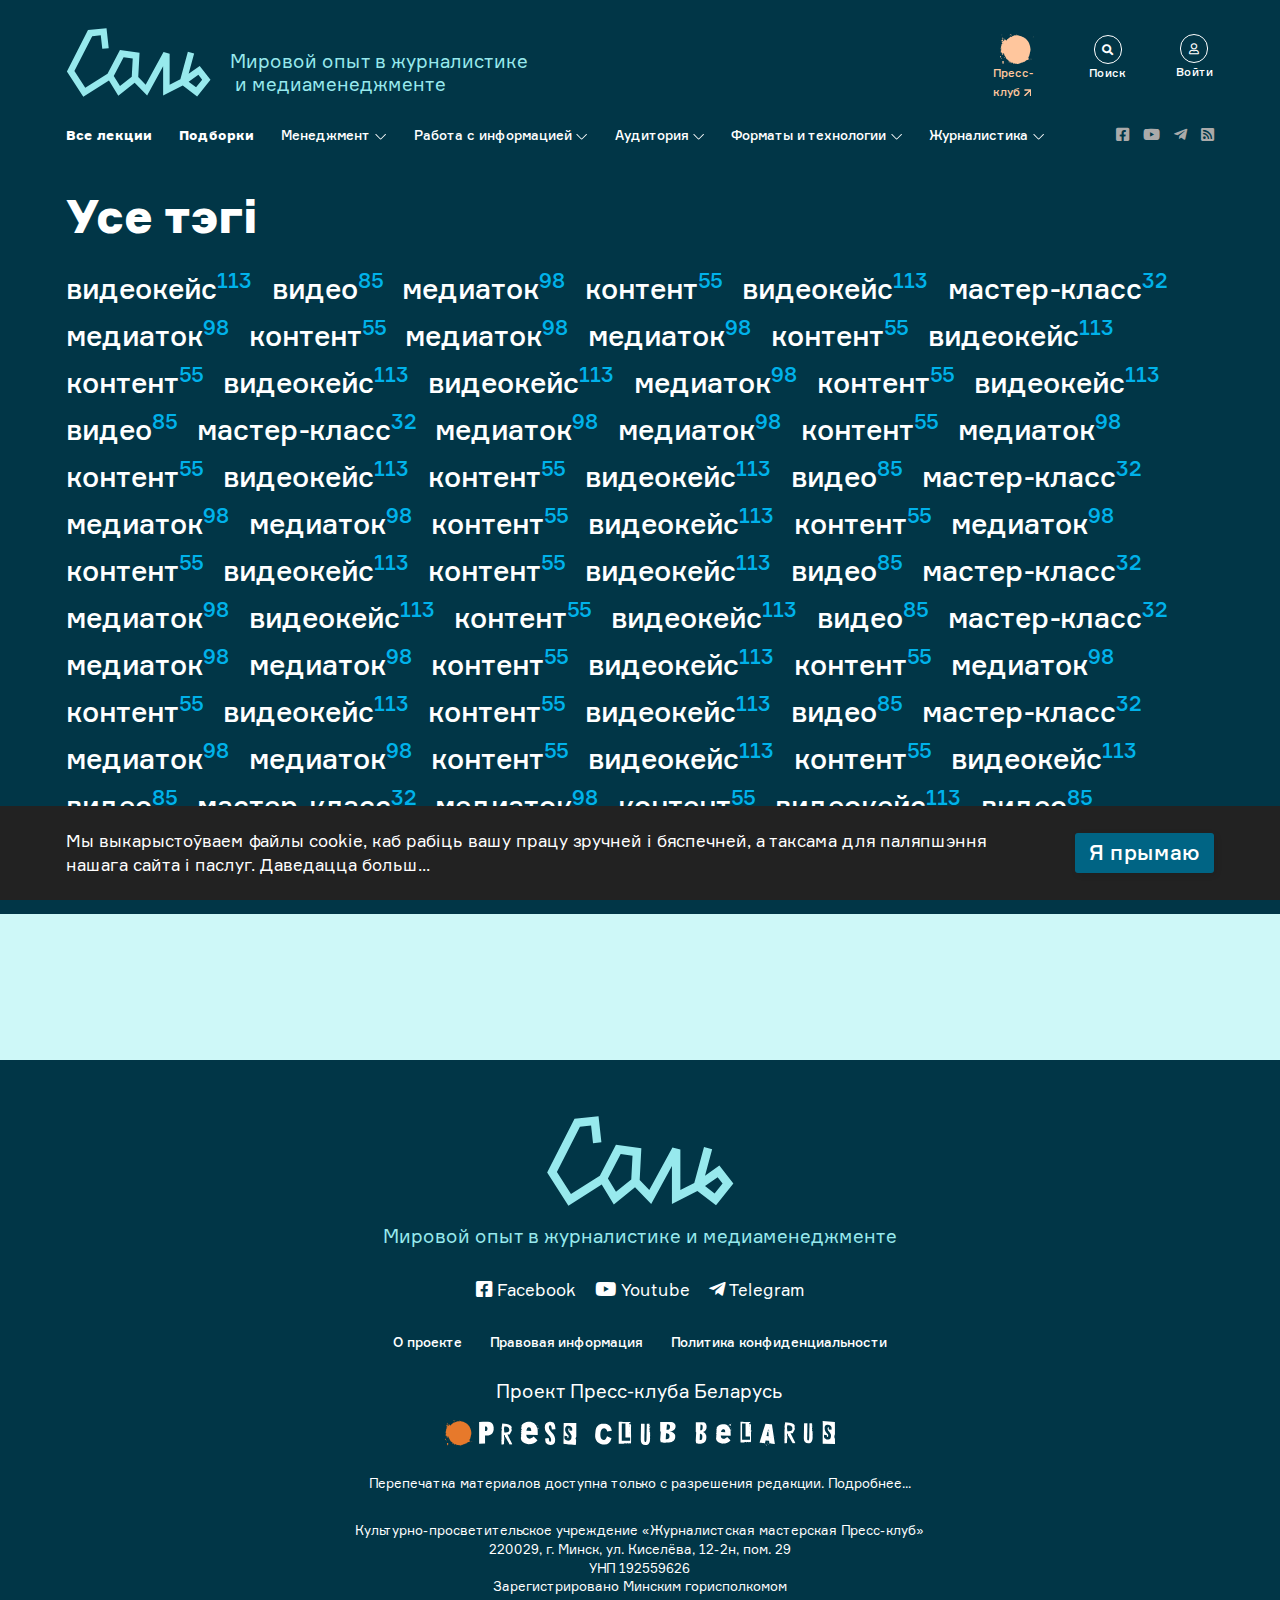
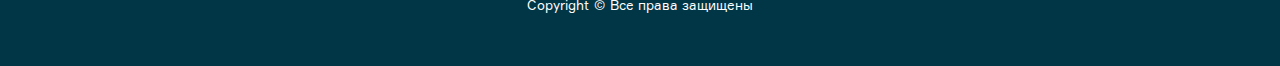
<file: tags.html>
<!DOCTYPE html>
<html lang="en">
<head>
    <meta charset="UTF-8">
    <title>Title</title>
    <meta name="viewport" content="width=device-width, initial-scale=1.0, maximum-scale=1.0, user-scalable=no">
    <link href="fonts/Formular/fonts.css" rel="stylesheet" type="text/css"/>
    <link href="fonts/fontawesome/css/all.css" rel="stylesheet" type="text/css"/>
    <link rel="stylesheet" href="js/slick/slick.css">
    <link rel="stylesheet" href="js/slick/slick-theme.css">
    <link href="styles/normalize.css" rel="stylesheet" type="text/css"/>
    <link href="styles/animate.min.css" rel="stylesheet" type="text/css"/>
    <link href="styles/styles.css" rel="stylesheet" type="text/css"/>
</head>

<body class="all-tags">
    <header class="header show">
    <div class="desktop-header">
        <div class="container">
            <div class="logo-wrapper">
                <a class="logo" href="/">
                    <img src="src/salt-logo.svg" />
                    <p>Мировой опыт в журналистике<br/> и медиаменеджменте</p>
                </a>
                <div class="btn-wrapper">
                    <a class="pc-btn" href="https://press-club.by">
                        <svg width="36" height="32" viewBox="0 0 36 32" fill="none" xmlns="http://www.w3.org/2000/svg">
                            <path d="M12.0002 1.44796V1.52036C12.1398 1.59276 12.2095 1.66516 12.2095 1.66516C12.2095 1.66516 12.2095 1.66516 12.2793 1.66516L12.4188 1.15837H12.5584C12.6979 0.796379 12.8374 0.506786 12.8374 0.434388C12.8374 0.506786 12.6979 0.651583 12.5584 0.796379H12.3491C12.2793 0.868777 12.1398 0.941175 11.9305 1.01357L11.8607 1.23077L11.6514 1.30317L11.5816 1.37556C11.5816 1.52036 11.6514 1.66516 11.7909 1.80995C11.9305 1.59276 12.0002 1.44796 12.0002 1.44796Z" fill="#E7792B"/>
                            <path d="M30.2095 27.4389H30.3491C30.3491 27.5113 30.3491 27.5113 30.3491 27.5837H30.4188C30.4886 27.5837 30.5584 27.5837 30.5584 27.5113H30.4886C30.4886 27.4389 30.4886 27.4389 30.4886 27.3665L30.5584 27.2941C30.2793 27.2941 30.2095 27.3665 30.2095 27.4389C30.2095 27.3665 30.2095 27.3665 30.2095 27.4389Z" fill="#E7792B"/>
                            <path d="M30.6277 27.2217C30.558 27.2217 30.5584 27.2941 30.5584 27.2941C30.5584 27.2941 30.6277 27.2941 30.6277 27.2217C30.6975 27.2941 30.6975 27.2941 30.7673 27.3665V27.2941C30.7673 27.2217 30.6975 27.2217 30.6277 27.2217Z" fill="#E7792B"/>
                            <path d="M17.2324 0.868777C17.2324 0.868777 17.3022 0.868777 17.372 0.868777V0.796379C17.8603 0.868777 18.0696 0.796379 18.0696 0.579184C18.0696 0.434388 18.0696 0.434388 17.9999 0.434388C17.9301 0.434388 17.8603 0.434388 17.8603 0.506786V0.651582H17.7906C17.7906 0.579184 17.7906 0.579184 17.7906 0.579184V0.506786H17.651C17.4417 0.434388 17.2324 0.579184 17.2324 0.796379H17.1627V0.941175L17.2324 0.868777Z" fill="#E7792B"/>
                            <path d="M30.9766 27.6561L30.9068 27.4389H30.837V27.8009C30.9068 27.8009 30.9766 27.7285 31.1161 27.7285C31.1161 27.6561 31.1859 27.6561 31.1859 27.5837C31.1859 27.5113 31.1859 27.4389 31.1161 27.4389C31.1161 27.5837 31.1161 27.6561 30.9766 27.6561Z" fill="#E7792B"/>
                            <path d="M26.3719 29.6109C26.3021 29.6109 26.3021 29.6109 26.3021 29.6109V29.6833L26.3719 29.6109Z" fill="#E7792B"/>
                            <path d="M31.7443 27.5113C31.7443 27.4389 31.7443 27.3665 31.7443 27.3665L31.6745 27.2941H31.6048V27.4389C31.6048 27.4389 31.535 27.4389 31.4652 27.3665C31.4652 27.3665 31.3955 27.3665 31.3257 27.3665V27.5837H31.3955V27.5113C31.3955 27.5113 31.4652 27.5113 31.4652 27.4389H31.7443C31.8141 27.4389 31.8838 27.4389 31.8838 27.4389V27.3665L31.7443 27.5113Z" fill="#E7792B"/>
                            <path d="M31.2557 27.8009C31.2557 28.0181 31.3254 28.0181 31.5347 28.0905V28.0181C31.465 27.8733 31.3952 27.8009 31.2557 27.8009Z" fill="#E7792B"/>
                            <path d="M1.67461 24.8326H1.74437C1.74437 24.7602 1.81414 24.6878 1.81414 24.6878H1.74437C1.74437 24.6154 1.74437 24.6154 1.67461 24.543C1.60484 24.4706 1.60484 24.4706 1.53507 24.4706C1.53507 24.4706 1.53507 24.4706 1.4653 24.4706V24.543H1.53507C1.53507 24.543 1.60484 24.6154 1.67461 24.8326Z" fill="#E7792B"/>
                            <path d="M1.4653 24.543C1.32577 24.6878 1.25566 24.7602 1.25566 24.7602C1.32542 24.7602 1.39519 24.7602 1.46496 24.7602C1.39519 24.6878 1.39554 24.6154 1.4653 24.543Z" fill="#E7792B"/>
                            <path d="M3.55784 28.7421C3.48808 28.7421 3.20901 28.7421 2.7904 28.8145C2.72064 28.8145 2.65087 28.9593 2.51134 29.2489C2.44157 29.3937 2.3718 29.5385 2.3718 29.6833C2.3718 29.8281 2.3718 30.0453 2.44157 30.3349C2.51134 30.3349 2.51134 30.3349 2.5811 30.4072C2.72064 30.6244 2.7904 30.8416 2.7904 30.914C2.7904 30.9864 2.7904 30.9864 2.72064 31.0588C2.65087 31.1312 2.65087 31.2036 2.65087 31.2036C2.65087 31.5656 2.86017 31.7828 3.41831 31.9276C3.41831 31.8552 3.41831 31.8552 3.41831 31.8552C3.41831 31.7828 3.41831 31.638 3.48808 31.5656C3.69738 31.4932 3.83691 31.4208 3.90668 31.3484C3.90668 31.276 3.90668 31.2036 3.83691 31.0588C3.76715 30.914 3.76715 30.8416 3.76715 30.7692C3.76715 30.6968 3.76715 30.6244 3.83691 30.6244C3.90668 30.552 3.90668 30.4796 3.97645 30.4072C4.04621 30.2625 4.04621 30.1177 4.04621 30.0453C4.04621 29.1765 3.90668 28.7421 3.55784 28.7421Z" fill="#E7792B"/>
                            <path d="M5.23229 25.267C5.23229 25.1222 5.23229 24.9774 5.23229 24.7602C5.16252 24.6154 5.09275 24.543 5.02298 24.543C4.81368 24.543 4.74391 24.6154 4.67415 24.7602C4.67415 24.8326 4.74391 24.905 4.88345 24.9774C4.95322 24.9774 5.02298 24.9774 5.16252 24.9774C5.23229 24.9774 5.23229 25.0498 5.23229 25.0498C5.16252 25.1222 5.09275 25.1222 5.02298 25.1222C4.95322 25.1222 4.88345 25.1222 4.81368 25.0498V24.9774C4.74391 24.9774 4.74391 24.9774 4.67415 25.0498C4.67415 25.0498 4.74391 25.1222 4.81368 25.1222H4.67415C4.67415 25.1946 4.67415 25.3394 4.67415 25.5566C4.74391 25.5566 4.74391 25.629 4.81368 25.629V25.4842H4.88345C4.88345 25.4842 4.95322 25.4842 5.02298 25.4842C5.02298 25.4118 5.09275 25.4118 5.09275 25.4118C5.23229 25.4118 5.30205 25.3394 5.30205 25.3394C5.30205 25.3394 5.30205 25.3394 5.30205 25.267H5.23229Z" fill="#E7792B"/>
                            <path d="M10.6749 1.37557C10.7446 1.37557 10.7446 1.37557 10.8144 1.37557L10.8842 1.15837H11.1632L11.233 1.08597C11.233 1.01358 11.233 1.01358 11.233 1.01358H11.1632C11.0237 1.01358 11.0237 0.941177 11.0237 0.941177C11.0237 0.941177 11.1632 0.868779 11.3028 0.79638C11.4423 0.723982 11.5121 0.651584 11.5121 0.579186H11.4423C11.4423 0.579186 11.4423 0.579186 11.3726 0.579186C11.3726 0.506788 11.4423 0.506788 11.4423 0.434389C11.4423 0.289593 11.4423 0.144796 11.3726 0C11.3726 0 11.233 0.0723982 11.0237 0.144796V0.217195H10.8842V0.289593H10.8144C10.8144 0.289593 10.8144 0.289593 10.7446 0.289593C10.6749 0.361991 10.6749 0.506788 10.6749 0.579186H10.7446C10.7446 0.579186 10.7446 0.579186 10.8144 0.579186C10.8144 0.651584 10.8144 0.651584 10.8144 0.723982C10.8144 0.941177 10.6749 1.01358 10.4656 0.941177V0.868779C10.4656 0.79638 10.4656 0.79638 10.3958 0.79638C10.326 0.868779 10.326 0.941177 10.326 1.08597C10.326 1.15837 10.326 1.15837 10.326 1.23077L10.6749 1.37557Z" fill="#E7792B"/>
                            <path d="M2.1627 1.01357C2.1627 1.08597 2.09293 1.08597 2.09293 1.15837C2.02316 1.15837 2.02316 1.15837 2.02316 1.15837H1.88363L1.81386 1.23077C1.81386 1.23077 1.81386 1.23077 1.81386 1.30317H2.09293L2.1627 1.23077V1.01357C2.23247 0.79638 2.23247 0.651584 2.1627 0.506787H2.09293C2.02316 0.506787 1.9534 0.506787 1.9534 0.506787H2.02316C2.02316 0.651584 2.02316 0.79638 2.02316 0.79638C2.1627 0.941177 2.1627 0.941177 2.1627 1.01357Z" fill="#E7792B"/>
                            <path d="M1.53476 24.6878H1.39522V24.7602L1.53476 24.6878Z" fill="#E7792B"/>
                            <path d="M1.18604 23.7466C0.906974 23.5294 0.697672 23.3846 0.558138 23.3846C0.418603 23.3846 0.279069 23.5294 0.209302 23.819C0.0697672 24.1086 0.0697672 24.3258 0 24.543C0 24.6878 0 24.8326 0.0697672 24.905L0.558138 24.9774C0.627905 24.905 0.697672 24.7602 0.837207 24.543H0.906974C0.906974 24.4706 0.976741 24.3258 0.976741 24.1086L1.18604 24.0362V23.7466Z" fill="#E7792B"/>
                            <path d="M1.60454 26.2082H1.53478L1.46501 25.9186C1.39524 25.8462 1.32547 25.8462 1.32547 25.8462C1.18594 25.8462 1.18594 25.9186 1.11617 26.1358C1.11617 26.3529 1.25571 26.4977 1.60454 26.6425C1.67431 26.5701 1.74408 26.2082 1.95338 25.5566C1.88361 25.5566 1.74408 25.4842 1.67431 25.4842C1.60454 25.4842 1.60454 25.7738 1.60454 26.2082Z" fill="#E7792B"/>
                            <path d="M1.8137 1.01357C1.88347 1.01357 1.88347 1.01357 1.95324 0.941177L1.9533 0.868779C1.744 0.868779 1.67417 0.868779 1.67417 0.941177C1.74393 1.01357 1.74393 1.01357 1.8137 1.01357Z" fill="#E7792B"/>
                            <path d="M33.4189 26.9321H33.4887L33.1398 26.6425V26.5701C33.1398 26.5701 33.1398 26.4977 33.1398 26.4253C33.0003 26.3529 32.8608 26.2806 32.791 26.2806C32.7212 26.2806 32.6515 26.3529 32.6515 26.4253C32.6515 26.4977 32.6515 26.4977 32.7212 26.5701H32.791C32.791 26.5701 32.791 26.6425 32.8608 26.6425C32.8608 26.7149 32.8608 26.7873 32.8608 26.8597V27.0045C32.8608 27.0769 32.8608 27.1493 32.791 27.2941C32.8608 27.2217 32.9305 27.2217 33.0003 27.2217C33.0003 27.2217 33.0701 27.2217 33.0701 27.2941C33.0701 27.3665 33.1398 27.3665 33.1398 27.4389H33.2096C33.2096 27.3665 33.2096 27.2941 33.1398 27.2217C33.0003 27.0769 32.9305 26.9321 32.9305 26.8597C32.9305 26.7873 32.9305 26.7873 33.0003 26.7873C33.2096 26.7873 33.2794 26.7873 33.4189 26.9321L33.2794 27.0769H33.3491V27.0045C33.4189 27.0045 33.4189 27.0045 33.4189 26.9321Z" fill="#E7792B"/>
                            <path d="M33.4184 27.0769C33.4184 27.1493 33.4184 27.1493 33.4184 27.0769V27.1493C33.6277 27.1493 33.6975 27.1493 33.6975 27.0769V27.0045C33.6277 27.0769 33.558 27.0769 33.4184 27.0769Z" fill="#E7792B"/>
                            <path d="M34.2562 27.5113L34.1864 27.5837C34.1166 27.5837 34.0469 27.5113 33.9771 27.5113L33.9073 27.5837C33.9073 27.5837 33.9771 27.6561 34.1864 27.7285L34.2562 27.5113C34.1864 27.5113 34.1864 27.4389 34.2562 27.5113Z" fill="#E7792B"/>
                            <path d="M0.976584 13.4661C1.04635 13.4661 1.11612 13.3937 1.11612 13.3937C1.04635 13.3937 0.976584 13.3937 0.976584 13.4661Z" fill="#E7792B"/>
                            <path d="M32.3019 26.8597V26.7873H32.2321V26.5702L32.0926 26.6426H32.1624V26.9321H32.3019V27.0045H32.3717C32.3717 26.9321 32.3717 26.8597 32.3717 26.7873H32.5112L32.581 26.7149C32.581 26.7149 32.581 26.7149 32.581 26.6426C32.4414 26.8597 32.3717 26.8597 32.3019 26.8597Z" fill="#E7792B"/>
                            <path d="M34.3258 27.2217C34.3258 27.1493 34.3258 27.1493 34.3956 27.1493H34.5351C34.5351 27.0769 34.5351 27.0769 34.5351 27.0769C34.5351 27.0045 34.5351 27.0045 34.5351 27.0045V27.0769C34.5351 27.0769 34.4654 27.0769 34.4654 27.0045H34.3956C34.3258 27.0769 34.3258 27.1493 34.3258 27.2941C34.2561 27.2941 34.3258 27.2941 34.3258 27.2217C34.3258 27.2941 34.3258 27.2941 34.3258 27.2941V27.2217Z" fill="#E7792B"/>
                            <path d="M3.83676 5.71946H3.76699V5.79186C3.76699 5.79186 3.76699 5.79186 3.76699 5.86425H3.83676C3.83676 5.79186 3.83676 5.79186 3.83676 5.71946Z" fill="#E7792B"/>
                            <path d="M36 3.11312C35.9302 3.11312 35.8605 3.11312 35.8605 3.11312L35.8601 3.04073H35.4419V3.11312C35.3023 3.11312 35.2326 3.18552 35.093 3.18552L35.0233 3.25792C35.0233 3.33032 35.0233 3.33032 35.0233 3.33032H35.1628C35.3023 3.25792 35.5814 3.18552 35.9302 3.11312C36 3.25792 36 3.18552 36 3.11312Z" fill="#E7792B"/>
                            <path d="M34.3249 27.2941V27.3665C34.3947 27.3665 34.3947 27.4389 34.4644 27.4389H34.604C34.604 27.4389 34.604 27.4389 34.5342 27.3665C34.4644 27.3665 34.4644 27.3665 34.3249 27.2941Z" fill="#E7792B"/>
                            <path d="M35.9998 2.96833C35.9301 2.89593 35.9998 2.89593 35.9998 2.96833C35.8603 2.89593 35.8601 2.96833 35.8601 3.04073C35.9299 3.04073 35.9998 2.96833 35.9998 2.96833Z" fill="#E7792B"/>
                            <path d="M32.7208 27.2217C32.7208 27.2941 32.791 27.2941 32.791 27.2941L32.7905 27.2217H32.7208Z" fill="#E7792B"/>
                            <path d="M2.44201 3.54751C2.51178 3.54751 2.51178 3.54751 2.51178 3.54751V3.47511C2.51178 3.47511 2.51178 3.54751 2.44201 3.54751Z" fill="#E7792B"/>
                            <path d="M2.86058 5.14027L3.00012 5.06787V4.99548C3.00012 4.99548 3.00012 4.92308 3.06988 4.85068C3.13965 4.77828 3.13965 4.77828 3.20942 4.77828C3.34895 4.77828 3.55825 4.85068 3.76756 4.99548V5.35747H3.83732V5.28507H3.90709L3.97686 5.35747V5.42986H4.11639V5.28507C4.18616 5.28507 4.18616 5.28507 4.25593 5.35747V5.42986C4.25593 5.42986 4.25593 5.50226 4.32569 5.50226H4.39546C4.39546 5.35747 4.25593 5.21267 3.97686 5.06787C3.69779 4.92308 3.48849 4.70588 3.34895 4.56109C3.34895 4.41629 3.27918 4.1991 3.13965 3.9095C3.06988 3.9095 3.00012 3.8371 2.86058 3.69231C2.79081 3.61991 2.65128 3.54751 2.65128 3.54751H2.58151V3.61991C2.58151 3.69231 2.51174 3.76471 2.51174 3.9095C2.51174 3.9819 2.51174 3.9819 2.51174 4.0543C2.65128 4.0543 2.72105 4.1267 2.93035 4.1991C2.93035 4.27149 2.93035 4.34389 2.93035 4.41629C2.93035 4.56109 2.79081 4.63348 2.58151 4.70588C2.44198 4.77828 2.30244 4.77828 2.09314 4.85068C2.02337 4.85068 2.02337 4.99548 2.02337 5.21267H2.09314V5.28507C2.09314 5.28507 2.09314 5.28507 2.09314 5.35747H2.23268V5.42986C2.30244 5.42986 2.44198 5.42986 2.51174 5.50226C2.51174 5.57466 2.44198 5.57466 2.44198 5.64706V5.71946C2.44198 5.79186 2.51174 5.79186 2.58151 5.79186C2.65128 5.79186 2.65128 5.79186 2.72105 5.79186V5.71946C2.72105 5.71946 2.72105 5.71946 2.72105 5.64706C2.65128 5.64706 2.58151 5.64706 2.51174 5.64706C2.51174 5.35747 2.65128 5.14027 2.79081 5.21267H2.86058L2.93035 5.28507C2.93035 5.28507 2.93035 5.28507 2.86058 5.14027C2.86058 5.21267 2.86058 5.21267 2.86058 5.14027Z" fill="#E7792B"/>
                            <path d="M1.53476 7.9638C1.53476 7.89141 1.46499 7.81901 1.46499 7.81901L1.39522 7.89141C1.39522 8.0362 1.46499 8.1086 1.67429 8.181V8.1086C1.60452 8.0362 1.60452 8.0362 1.53476 7.9638Z" fill="#E7792B"/>
                            <path d="M3.90687 5.79186H3.8371L3.83676 5.86425C3.90653 5.86425 3.90687 5.86425 3.90687 5.79186Z" fill="#E7792B"/>
                            <path d="M32.1627 18.9683C32.1627 18.8959 32.1627 18.8235 32.1627 18.8235C32.1627 18.6063 32.2325 18.3167 32.3022 17.8824C32.372 17.448 32.372 17.1584 32.4418 16.9412C32.5115 16.0724 32.3022 14.6244 31.8836 12.6697C31.8139 12.4525 31.6743 12.0905 31.465 11.5837C31.3953 11.3665 31.3255 11.0045 31.2557 10.5701C31.186 10.5701 31.186 10.4977 31.1162 10.4253C30.9767 10.0633 30.7674 9.55656 30.4883 8.97738V8.90498C30.4883 8.83258 30.4883 8.83258 30.4185 8.76018C30.3488 8.68778 30.279 8.47059 30.2092 8.181C30.1395 8.181 30.0697 8.181 29.9999 8.1086C29.7906 7.74661 29.372 7.23982 28.8139 6.58823C28.6743 6.44344 28.5348 6.29864 28.465 6.08145C28.186 5.93665 28.1162 5.86425 28.1162 5.71946H28.186C28.186 5.71946 28.1162 5.64706 28.1162 5.57466H27.9069C27.7674 5.42986 27.5581 5.21267 27.279 4.99547V4.85068H27.2092C27.2092 4.85068 27.2092 4.85068 27.1395 4.85068V4.70588C27.0697 4.70588 26.9999 4.70588 26.8604 4.70588V4.56109C26.6511 4.41629 26.372 4.34389 26.0232 4.19909V4.0543C26.0232 4.0543 25.9534 4.0543 25.8837 4.0543C25.8139 4.0543 25.7441 4.0543 25.7441 4.0543V3.9095L25.6744 3.8371H25.6046V3.69231C25.5348 3.69231 25.4651 3.69231 25.3953 3.69231C25.2558 3.69231 24.9069 3.47511 24.3488 3.18552C23.9302 2.96833 23.3023 2.67873 22.6046 2.31674L20.5116 1.73756C20.2325 1.52036 19.5348 1.44796 18.7674 1.30317V1.37556C18.7674 1.37556 18.7674 1.37556 18.7674 1.44796C18 1.44796 17.4418 1.44796 17.0232 1.44796C16.7441 1.44796 15.6279 1.66516 13.7442 2.09955V2.17194C13.7442 2.17194 13.7442 2.17195 13.7442 2.24434C13.3256 2.46154 12.907 2.67873 12.4883 2.96832C12.0697 3.18552 11.6511 3.33032 11.2325 3.25792C11.1628 3.25792 11.1628 3.25792 11.1628 3.18552C11.1628 3.11312 11.2325 3.04072 11.3023 2.96832C11.3721 2.82353 11.4418 2.75113 11.4418 2.75113C11.4418 2.67873 11.3721 2.67873 11.3023 2.67873C11.1628 2.67873 10.9535 2.75113 10.7442 2.82353C10.7442 2.82353 10.7442 2.89593 10.7442 2.96832C10.7442 3.04072 10.7442 3.11312 10.7442 3.18552C10.7442 3.18552 10.6744 3.18552 10.6744 3.11312L10.6046 3.18552C10.6046 3.18552 10.5349 3.18552 10.5349 3.25792C10.5349 3.25792 10.5349 3.25792 10.5349 3.33032C10.6744 3.33032 10.7442 3.33032 10.8139 3.40271L10.7442 3.47511C10.6744 3.47511 10.6046 3.47511 10.6046 3.47511V3.54751H10.6744C10.6744 3.54751 10.6744 3.54751 10.7442 3.54751V3.61991L10.6744 3.69231C10.5349 3.47511 10.4651 3.54751 10.4651 3.54751V3.61991C10.4651 3.69231 10.3256 3.69231 10.1163 3.76471C10.1163 3.8371 10.1163 3.9095 10.0465 3.9819L9.76743 4.0543V4.1267H9.69766V4.19909H9.62789V4.27149H9.55812C9.55812 4.27149 9.55812 4.19909 9.55812 4.1267C9.48836 4.1267 9.48836 4.19909 9.41859 4.19909C9.48836 4.19909 9.48836 4.19909 9.48836 4.19909C9.48836 4.48869 9.20929 4.70588 8.79068 4.77828V4.85068H8.72092V4.92308H8.65115C8.58138 5.06787 8.30231 5.21267 7.81394 5.35747V5.50226C7.60464 5.50226 7.53488 5.57466 7.53488 5.71946C7.53488 5.71946 7.53488 5.71946 7.53488 5.79186C7.67441 5.86425 7.67441 5.93665 7.67441 5.93665C7.67441 6.00905 7.67441 6.00905 7.60464 6.00905C7.60464 6.00905 7.46511 6.15385 7.32557 6.37104H7.25581C7.25581 6.44344 7.25581 6.51584 7.18604 6.58823H7.11627C7.11627 6.58823 7.11627 6.58823 7.0465 6.58823L6.8372 6.95023C6.76744 6.95023 6.76744 6.95023 6.69767 6.95023C6.6279 6.87783 6.48837 6.73303 6.27906 6.58823C6.2093 6.58823 6.06976 6.51584 5.93023 6.44344L5.72093 6.08145C5.65116 5.71946 5.58139 5.57466 5.51163 5.57466L5.44186 5.64706C5.44186 5.71946 5.44186 5.71946 5.44186 5.79186C5.44186 5.86425 5.44186 5.93665 5.37209 6.00905C5.30232 6.00905 5.23256 5.93665 5.09302 5.93665V6.00905C5.09302 6.00905 5.09302 6.00905 5.09302 6.08145H5.02325C4.88372 6.08145 4.88372 6.00905 4.88372 5.86425C4.88372 5.79185 4.95349 5.64706 5.02325 5.42986C5.09302 5.42986 5.16279 5.50226 5.23256 5.50226C5.23256 5.42986 5.23256 5.28507 5.09302 5.14027C5.02325 4.99547 4.95349 4.92308 4.88372 4.92308C4.88372 4.92308 4.81395 4.92308 4.74419 4.99547V5.06787H4.67442C4.67442 5.06787 4.67442 5.06787 4.60465 5.06787C4.67442 5.06787 4.67442 5.21267 4.74419 5.35747H4.88372V5.42986C4.88372 5.50226 4.74419 5.50226 4.53488 5.50226C4.53488 5.57466 4.46512 5.57466 4.46512 5.57466C4.46512 5.57466 4.53488 5.64706 4.67442 5.64706C4.67442 5.71946 4.67442 5.86425 4.67442 5.93665C4.67442 6.08145 4.67442 6.22624 4.60465 6.37104H4.53488C4.53488 6.37104 4.53488 6.37104 4.46512 6.37104V6.44344C4.46512 6.51584 4.46512 6.51584 4.46512 6.58823H4.53488V6.66063H4.60465V6.73303C4.81395 6.80543 4.74419 6.80543 4.67442 6.80543C4.60465 6.80543 4.46512 6.73303 4.39535 6.73303V6.80543H4.32558L4.25582 6.87783C4.39535 6.95023 4.39535 6.95023 4.39535 7.02262C4.39535 7.02262 4.39535 7.02262 4.32558 7.02262C4.25582 7.02262 4.25582 7.02262 4.25582 7.09502V7.16742H4.32558C4.32558 7.23982 4.32558 7.23982 4.25582 7.31222C4.18605 7.38462 4.18605 7.38462 4.18605 7.45701H4.25582C4.32558 7.45701 4.32558 7.45701 4.32558 7.52941C4.32558 7.67421 4.18605 7.67421 4.04651 7.67421C4.04651 7.67421 3.90698 7.60181 3.69768 7.38462C3.48838 7.16742 3.34884 7.09502 3.20931 7.02262V6.95023H3.06977V6.87783C3.06977 6.87783 3.13954 6.80543 3.20931 6.80543C3.27907 6.73303 3.34884 6.73303 3.34884 6.66063H3.20931V6.51584L3.00001 6.44344V6.37104C3.00001 6.29864 3.00001 6.22624 3.06977 6.22624C3.06977 6.22624 3.06977 6.22624 3.00001 6.22624C2.86047 6.22624 2.7907 6.15385 2.7907 6.08145C2.7907 6.00905 2.86047 6.00905 2.86047 6.00905C2.93024 6.00905 2.93024 6.00905 2.93024 6.00905H3.00001C3.00001 5.93665 3.00001 5.86425 3.00001 5.79186H3.06977C3.06977 5.79186 3.06977 5.79186 3.13954 5.79186V5.71946C3.13954 5.71946 3.13954 5.71946 3.13954 5.64706C3.13954 5.64706 3.20931 5.64706 3.27907 5.64706C3.41861 5.71946 3.48838 5.71946 3.48838 5.64706V5.57466H3.41861C3.41861 5.57466 3.34884 5.57466 3.27907 5.57466V5.35747H3.20931C3.20931 5.35747 3.20931 5.35747 3.13954 5.35747V5.57466H3.06977C3.06977 5.57466 3.06977 5.57466 3.06977 5.50226V5.28507H3.00001C3.00001 5.35747 2.93024 5.35747 2.86047 5.42986C2.7907 5.50226 2.72105 5.57466 2.72105 5.64706C2.72105 5.64706 2.7907 5.71946 2.7907 5.79186C2.86047 5.86425 2.86047 5.86425 2.86047 5.93665C2.7907 6.00905 2.5814 6.15385 2.23257 6.29864C2.1628 6.37104 2.02326 6.44344 1.81396 6.44344C1.60466 6.44344 1.46513 6.44344 1.46513 6.44344L1.39536 6.51584C1.39536 6.58824 1.39536 6.58823 1.46513 6.66063C1.53489 6.66063 1.53489 6.73303 1.60466 6.80543C1.60466 6.80543 1.60466 6.87783 1.53489 6.87783C1.53489 6.87783 1.53489 6.87783 1.53489 6.95023C1.9535 7.09502 2.1628 7.16742 2.1628 7.16742C2.1628 7.23982 2.09303 7.23982 2.02326 7.23982C1.9535 7.16742 1.88373 7.16742 1.81396 7.16742L1.7442 7.23982C1.7442 7.23982 1.7442 7.23982 1.7442 7.31222C1.81396 7.31222 1.9535 7.38462 2.1628 7.38462V7.45701H2.23257C2.23257 7.45701 2.23257 7.45701 2.30233 7.52941C2.30233 7.74661 2.3721 7.8914 2.44187 7.8914C2.44187 7.8914 2.44187 7.8914 2.51163 7.8914V7.819L2.5814 7.74661H2.65117C2.72094 7.74661 2.7907 7.819 2.7907 7.8914C2.7907 7.9638 2.7907 8.0362 2.72094 8.1086H2.5814C2.5814 8.1086 2.5814 8.181 2.5814 8.25339C2.5814 8.32579 2.5814 8.39819 2.5814 8.39819C2.51163 8.39819 2.51163 8.39819 2.44187 8.39819C2.3721 8.39819 2.30233 8.39819 2.23257 8.32579C2.09303 8.0362 2.09303 7.8914 2.09303 7.8914H2.02326V7.9638C1.9535 7.9638 1.88373 7.9638 1.81396 7.9638C1.81396 8.0362 1.81396 8.1086 1.7442 8.1086L1.67443 8.0362L1.67429 8.1086C1.67429 8.1086 1.67429 8.1086 1.67429 8.181L1.81396 8.181V8.25339H1.88373C1.9535 8.25339 1.9535 8.25339 2.02326 8.25339V8.181C2.02326 8.181 2.02326 8.181 2.02326 8.1086C2.09303 8.1086 2.1628 8.1086 2.1628 8.1086C2.23257 8.1086 2.30233 8.1086 2.3721 8.181V8.25339C2.3721 8.25339 2.3721 8.25339 2.3721 8.32579C2.44187 8.32579 2.44187 8.39819 2.51163 8.39819C2.5814 8.39819 2.5814 8.39819 2.65117 8.39819V8.32579L2.72094 8.25339C2.72094 8.25339 2.72094 8.181 2.7907 8.181C2.86047 8.181 2.93024 8.25339 2.93024 8.39819C2.93024 8.47059 2.93024 8.54299 2.86047 8.54299C2.7907 8.54299 2.7907 8.47059 2.72094 8.47059C2.65117 8.47059 2.5814 8.47059 2.51163 8.47059V8.68778H2.44187C2.3721 8.68778 2.3721 8.68778 2.3721 8.61539V8.47059C2.30233 8.47059 2.30233 8.39819 2.23257 8.39819C2.1628 8.39819 2.09303 8.39819 2.09303 8.47059C2.09303 8.54299 2.09303 8.61539 2.09303 8.68778H2.02326C1.9535 8.68778 1.88373 8.68778 1.7442 8.68778C1.7442 8.83258 1.67443 8.90498 1.53489 8.90498C1.53489 8.90498 1.46513 8.90498 1.46513 8.83258V8.68778C1.39536 8.68778 1.32559 8.76018 1.32559 8.90498C1.32559 9.04977 1.39536 9.12217 1.46513 9.12217H1.53489C1.53489 8.97738 1.60466 8.90498 1.60466 8.90498C1.60466 8.90498 1.60466 8.90498 1.60466 8.97738V9.04978L1.67443 9.12217C1.67443 9.12217 1.67443 9.12217 1.7442 9.12217V9.04978C1.81396 9.04978 1.88373 9.04978 1.88373 9.04978C1.9535 9.04978 1.9535 9.12217 1.9535 9.12217V9.19457C1.9535 9.19457 1.9535 9.19457 1.9535 9.26697H2.02326C2.09303 9.33937 2.09303 9.33937 2.1628 9.33937V9.41177C2.1628 9.41177 2.1628 9.41177 2.1628 9.48416H2.72094V9.62896H2.7907L2.86047 9.70136V9.77376L2.7907 9.84615C2.72094 9.84615 2.65117 9.77376 2.5814 9.77376V9.84615C2.51163 9.77376 2.44187 9.77376 2.3721 9.77376C2.3721 9.84616 2.3721 9.91855 2.3721 9.99095H2.23257V10.1357H2.1628L2.09303 10.2081C2.1628 10.2805 2.23257 10.3529 2.23257 10.2805L2.09303 10.5701C2.09303 10.5701 2.02326 10.5701 2.02326 10.4977H1.9535C1.9535 10.5701 1.88373 10.7149 1.88373 10.8597H1.81396C1.81396 10.9321 1.88373 10.9321 2.02326 11.0045V11.0769C2.02326 11.0769 2.02326 11.0769 1.9535 11.0769H1.81396V11.2217C1.81396 11.2217 1.81396 11.2217 1.7442 11.2217V10.9321L1.67443 10.8597C1.67443 10.8597 1.67443 10.8597 1.60466 10.8597V11.0045H1.53489L1.46513 11.0769C1.46513 11.0769 1.46513 11.0769 1.46513 11.1493H1.53489C1.53489 11.2941 1.46513 11.3665 1.39536 11.4389V11.5113C1.39536 11.5113 1.32559 11.5837 1.32559 11.6561H1.39536C1.39536 11.6561 1.39536 11.6561 1.46513 11.6561C1.39536 11.7285 1.39536 11.8009 1.39536 12.0181H1.53489V12.0905C1.53489 12.1629 1.53489 12.2353 1.46513 12.3077H1.39536C1.39536 12.3801 1.46513 12.3801 1.60466 12.4525C1.60466 12.5249 1.53489 12.5973 1.53489 12.6697H1.60466C1.60466 12.6697 1.60466 12.6697 1.67443 12.6697V12.7421L1.60466 12.8145H1.53489C1.46513 12.8145 1.46513 12.8145 1.46513 12.7421V12.6697H1.39536C1.39536 12.6697 1.39536 12.6697 1.32559 12.6697V12.5249L1.25582 12.4525C1.18606 12.4525 1.11629 12.5973 1.11629 12.8145H1.18606V12.8869C1.18606 12.8869 1.18606 12.8869 1.18606 12.9593C1.32559 12.9593 1.39536 13.0317 1.39536 13.1041C1.32559 13.1041 1.25582 13.1765 1.18606 13.2489C1.18606 13.2489 1.18606 13.2489 1.18606 13.3213H1.32559V13.3937C1.32559 13.4661 1.25582 13.5385 1.11629 13.5385L1.04667 13.4661V13.5385C1.04667 13.5385 1.04652 13.5385 1.04652 13.6109C1.18606 13.6109 1.18606 13.6833 1.18606 13.6833H1.04652C1.04652 13.6833 1.04652 13.6833 0.976756 13.6833C0.976756 13.7557 0.976756 13.7557 1.04652 13.8281H1.11629C1.11629 13.8281 1.11629 13.8281 1.18606 13.8281V13.9005C1.18606 13.9729 1.18606 13.9729 1.11629 13.9729C1.11629 13.9729 1.04652 13.9729 1.04652 13.9005H0.976756C0.976756 13.9729 0.976756 13.9729 0.976756 14.0453C0.976756 14.1176 0.976756 14.2624 0.906988 14.4072C0.837221 14.3348 0.767454 14.3348 0.697687 14.3348V14.4796C0.697687 14.4796 0.62792 14.4796 0.62792 14.4072C0.62792 14.4072 0.62792 14.4072 0.558152 14.4072C0.558152 14.4796 0.558152 14.4796 0.558152 14.4796C0.558152 14.6968 0.558152 14.8416 0.62792 14.8416H0.697687C0.697687 14.552 0.697687 14.4072 0.767454 14.4072L0.837221 14.4796V14.552C0.837221 14.6244 0.837221 14.6244 0.837221 14.6244C0.837221 14.6244 0.906988 14.552 0.906988 14.4796C0.976756 14.4072 0.976756 14.3348 0.976756 14.3348C0.976756 14.3348 0.976756 14.3348 0.976756 14.4072V14.4796H1.04652L1.11629 14.552V14.6244C1.11629 14.6244 1.11629 14.6244 1.11629 14.6968H1.18606C1.18606 14.6968 1.18606 14.6968 1.25582 14.6968C1.25582 14.7692 1.25582 14.7692 1.25582 14.8416C1.25582 14.9864 1.18606 14.9864 1.11629 14.9864C1.04652 14.9864 1.04652 14.9864 0.976756 14.914V14.8416C0.906989 14.8416 0.906988 14.7692 0.906988 14.7692C0.837221 14.7692 0.767454 14.8416 0.767454 15.0588H0.62792L0.558152 15.1312C0.558152 15.1312 0.558152 15.1312 0.558152 15.2036H0.697687C0.767454 15.4208 0.697687 15.4932 0.697687 15.638C0.767454 15.7104 0.767454 15.7104 0.767454 15.7104H0.837221C0.767454 15.7828 0.767454 15.7828 0.767454 15.9276C0.767454 16 0.767454 16.0724 0.767454 16.1448H0.837221C0.906989 16.2172 0.906988 16.362 0.906988 16.5068H0.976756C0.976756 16.5068 0.976756 16.5068 1.04652 16.5068V16.6516C1.11629 16.724 1.18606 16.7964 1.18606 16.7964H1.25582C1.18606 16.724 1.18606 16.6516 1.18606 16.5068H1.25582C1.32559 16.5068 1.39536 16.5068 1.46513 16.5792H1.32559C1.39536 16.5792 1.46513 16.6516 1.46513 16.724L1.39536 16.7964H1.32559C1.32559 16.7964 1.32559 16.7964 1.25582 16.7964V16.8688C1.25582 16.9412 1.32559 17.0136 1.46513 17.086C1.60466 17.1584 1.67443 17.1584 1.67443 17.2308C1.67443 17.2308 1.67443 17.2308 1.60466 17.2308C1.53489 17.3032 1.39536 17.3032 1.39536 17.3756C1.39536 17.3032 1.39536 17.2308 1.46513 17.1584V17.086H1.39536V17.1584C1.39536 17.2308 1.39536 17.2308 1.32559 17.2308L1.25582 17.3032V17.1584L1.18606 17.086C1.18606 17.086 1.18606 17.086 1.11629 17.086C1.11629 17.2308 1.04652 17.3756 0.976756 17.5928H0.906988C0.837221 17.5928 0.837221 17.5928 0.837221 17.5928C0.837221 17.6652 0.906989 17.6652 1.04652 17.6652V17.7376C1.04652 17.7376 1.04652 17.7376 0.976756 17.7376C0.906989 17.7376 0.837221 17.7376 0.697687 17.7376V17.81H0.62792L0.558152 17.8824C0.558152 17.8824 0.558152 17.8824 0.558152 17.9548C0.697687 18.0272 0.697687 18.0272 0.697687 18.0272L0.767454 18.0996C0.697687 18.1719 0.697687 18.2443 0.697687 18.3167C0.906989 18.3167 0.976756 18.3167 0.976756 18.3891C0.976756 18.3891 0.976756 18.4615 0.906988 18.4615H0.837221L0.767454 18.5339L1.11629 18.6787V18.7511C1.11629 18.7511 1.11629 18.7511 1.11629 18.8235C1.04652 18.8235 1.04652 18.7511 0.976756 18.7511C0.906989 18.7511 0.906989 18.7511 0.837221 18.7511C0.837221 18.7511 0.837221 18.8235 0.837221 18.8959C0.837221 18.9683 0.837221 19.0407 0.767454 19.1131C0.767454 19.2579 0.697687 19.3303 0.697687 19.4027C0.906989 19.6199 1.18606 19.7647 1.39536 19.7647C1.7442 19.8371 1.9535 19.8371 2.02326 19.9095V19.9819C2.02326 19.9819 2.02326 19.9819 1.9535 19.9819C1.88373 19.9819 1.88373 19.9819 1.81396 20.0543C1.81396 20.1991 1.88373 20.3439 2.1628 20.4163C2.3721 20.6335 2.51163 20.7783 2.51163 20.9231L2.44187 20.9955C2.44187 20.9955 2.3721 20.9955 2.30233 20.9955C2.23257 20.9955 2.23257 20.9955 2.1628 20.9231C2.1628 20.8507 2.09303 20.8507 2.09303 20.7783C2.02326 20.9231 1.9535 20.9955 1.9535 21.1403C1.9535 21.2127 1.9535 21.3575 2.02326 21.4299H2.09303C2.09303 21.4299 2.09303 21.4299 2.1628 21.5023C2.23257 21.8643 2.44187 22.0091 2.72094 22.0091V21.9367C2.7907 22.0091 2.93024 22.0814 3.13954 22.0814C3.34884 21.9367 3.41861 21.7919 3.41861 21.5023C3.41861 21.2851 3.41861 21.0679 3.27907 20.8507C3.20931 20.8507 3.13954 20.8507 3.06977 20.8507C3.06977 20.7783 3.06977 20.7783 3.06977 20.7059H3.00001V20.4163H2.93024C2.86047 20.4163 2.86047 20.4163 2.86047 20.3439C2.7907 20.1991 2.86047 20.1991 3.06977 20.1991C3.13954 20.1991 3.13954 20.2715 3.20931 20.2715C3.20931 20.2715 3.20931 20.3439 3.13954 20.3439C3.13954 20.4163 3.20931 20.4163 3.20931 20.4887H3.27907C3.20931 20.4163 3.20931 20.3439 3.20931 20.2715C3.27907 20.2715 3.27907 20.2715 3.34884 20.2715C3.48838 20.2715 3.55814 20.3439 3.55814 20.4163H3.41861C3.34884 20.4163 3.34884 20.4163 3.34884 20.4163V20.4887H3.41861V20.5611L3.48838 20.4887H3.41861L3.34884 20.5611L3.41861 20.6335C3.48838 20.6335 3.55814 20.6335 3.62791 20.6335C3.62791 20.8507 3.69768 20.9955 3.83721 20.9955C3.90698 20.9955 3.97675 20.8507 4.11628 20.5611H4.18605C4.25582 20.5611 4.25582 20.5611 4.25582 20.6335C4.32558 20.9231 4.46512 21.2127 4.53488 21.5023C4.53488 21.5747 4.46512 21.7195 4.46512 21.8643C4.46512 22.0091 4.46512 22.2262 4.46512 22.4434L4.67442 22.8054C4.74419 22.8054 4.81395 22.8054 4.95349 22.8778C5.37209 23.6018 5.79069 24.3258 6.2093 24.9774C6.2093 25.1222 6.27906 25.4118 6.4186 25.7014C6.48837 25.7014 6.55813 25.7014 6.6279 25.7738C6.6279 25.8462 6.55813 25.9186 6.55813 25.9909C6.6279 25.9186 6.69767 25.9186 6.76744 25.9186C6.76744 26.1357 6.76744 26.3529 6.90697 26.6425C7.11627 26.7149 7.46511 26.9321 7.95348 27.1493C8.09301 27.3665 8.44185 27.7285 8.93022 28.2353C9.06975 28.2353 9.27906 28.4525 9.55812 28.8145C9.62789 28.8145 9.62789 28.8145 9.69766 28.8869C9.76743 28.8869 9.76743 28.9593 9.76743 29.0317C9.76743 29.1041 9.62789 29.1765 9.48836 29.3213C9.27906 29.3937 9.20929 29.5385 9.20929 29.6833C9.20929 29.9729 9.41859 30.19 9.83719 30.19C10.0465 30.19 10.186 30.0452 10.186 29.7557C10.186 29.3213 10.1163 29.1041 9.83719 29.0317H9.90696C10.1163 29.0317 10.4651 29.1765 10.9535 29.3937C10.9535 29.4661 10.9535 29.6109 11.0232 29.7557H11.093C11.1628 29.7557 11.2325 29.7557 11.3023 29.8281V29.9005C11.2325 30.2624 11.3023 30.552 11.3721 30.6968C11.4418 30.8416 11.6511 30.9864 12 31.0588C12 31.0588 11.9302 31.0588 11.9302 30.9864L12 30.914H12.0697C12.0697 30.8416 12.0697 30.7692 12.0697 30.6968C12.0697 30.6244 12 30.4796 12.0697 30.4796C12.0697 30.4072 12.0697 30.3348 12.1395 30.2624C12.2093 30.2624 12.279 30.3348 12.4883 30.4072V30.3348C12.6279 30.4072 12.8372 30.4796 13.1163 30.6244V30.552L13.186 30.4796C13.7442 30.552 14.0232 30.6244 14.0232 30.8416V30.914H13.8837V31.7828H13.9535C13.9535 31.7828 13.9535 31.7828 14.0232 31.7828V31.638H14.1628V31.5656C14.1628 31.5656 14.1628 31.5656 14.1628 31.4932C14.2325 31.4932 14.2325 31.4932 14.3023 31.4932C14.3023 31.4932 14.3721 31.4932 14.3721 31.5656C14.3721 31.638 14.3721 31.638 14.3023 31.7104V31.7828C14.4418 31.7828 14.5116 31.638 14.5116 31.4208C14.5814 31.2036 14.6511 31.1312 14.7209 31.1312C14.6511 31.1312 14.7907 31.2036 15.1395 31.276C15.2093 31.276 15.3488 31.276 15.4883 31.276C15.6279 31.276 15.8372 31.276 16.0465 31.3484C16.0465 31.4208 16.0465 31.4932 16.0465 31.4932C16.3255 31.638 16.6046 31.638 16.8837 31.638H17.093C17.2325 31.5656 17.4418 31.4932 17.6511 31.4932V31.5656C17.6511 31.5656 17.6511 31.5656 17.6511 31.638H17.7907V31.7104C17.7907 31.7104 17.7907 31.7104 17.7907 31.7828C17.8604 31.7828 17.8604 31.7104 17.8604 31.638C17.9302 31.638 17.9302 31.638 18 31.638C18.0697 31.638 18.0697 31.638 18.1395 31.7104V31.8552C18.3488 31.8552 18.6279 31.8552 18.9767 31.8552V32H19.0465V31.9276C19.0465 31.9276 19.0465 31.9276 19.0465 31.8552C19.1162 31.8552 19.1162 31.9276 19.186 31.9276C19.2558 31.9276 19.3255 31.9276 19.3953 31.9276C19.3953 31.8552 19.3953 31.7828 19.3953 31.7104C19.5348 31.7104 19.7441 31.638 20.093 31.5656C20.1627 31.5656 20.2325 31.638 20.3023 31.638C20.372 31.638 20.4418 31.638 20.5116 31.638C20.5116 31.4932 20.5813 31.3484 20.7209 31.2036H20.7906C20.9999 31.276 21.3488 31.2036 21.8372 31.0588C21.8372 30.914 21.9767 30.7692 22.2558 30.6244V30.6968C22.3255 30.6968 22.3255 30.7692 22.3953 30.7692C22.4651 30.7692 22.5348 30.6968 22.7441 30.552C22.9534 30.4072 23.093 30.3348 23.3023 30.3348C23.4418 30.3348 23.5116 30.4072 23.5116 30.4796C23.5116 30.552 23.5813 30.6244 23.5813 30.6244C23.6511 30.6244 23.7906 30.4796 23.9302 30.2624H23.9999V30.19C23.9999 30.1176 23.9999 30.1176 24.0697 30.0452C24.4185 30.0452 24.6976 30.0452 24.7674 29.9005C24.9069 29.7557 25.0464 29.6833 25.186 29.6833V29.6109L25.2558 29.5385C25.3255 29.4661 25.3953 29.4661 25.4651 29.4661C25.6046 29.4661 25.7441 29.5385 25.8139 29.6109C25.8139 29.5385 25.8837 29.5385 25.9534 29.4661C25.9534 29.4661 26.1627 29.3213 26.6511 29.1041C26.6511 29.0317 26.6511 28.8869 26.6511 28.7421C26.6511 28.7421 26.7209 28.6697 26.7906 28.6697L26.9302 28.7421V28.8869L26.9999 28.9593H27.0697C27.0697 28.8869 27.0697 28.8869 27.0697 28.8145C27.0697 28.7421 27.0697 28.7421 27.1395 28.6697C27.1395 28.5973 27.2092 28.5973 27.279 28.5973C27.3488 28.5973 27.3488 28.6697 27.4185 28.6697C27.4185 28.7421 27.3488 28.8145 27.3488 28.8869C27.4185 28.8145 27.4883 28.7421 27.4883 28.5973H27.3488V28.5249C27.4883 28.5249 27.5581 28.4525 27.6278 28.3801V28.3077H27.5581C27.4185 28.3077 27.4185 28.2353 27.4185 28.2353L27.4883 28.1629H27.6278C27.7674 28.1629 27.8371 28.1629 27.9069 28.2353V28.3801H27.9767C27.9767 28.3077 27.9069 28.2353 27.9069 28.1629H28.0464V28.0905H27.9767C27.9069 28.0905 27.9069 28.0905 27.9069 28.0181L27.9767 27.9457H28.0464C28.0464 27.9457 28.0464 27.9457 28.1162 27.9457V27.8733C28.1162 27.8733 28.1162 27.8009 28.186 27.8009C28.186 27.7285 28.2557 27.7285 28.2557 27.7285C28.3255 27.7285 28.3255 27.7285 28.3953 27.8009V27.8733H28.465C28.465 27.8733 28.465 27.8733 28.5348 27.8733V27.8009L28.6743 27.7285C28.6743 27.6561 28.6743 27.6561 28.7441 27.5837C28.8139 27.6561 28.9534 27.6561 29.2325 27.7285C29.2325 27.6561 29.2325 27.6561 29.3022 27.6561C29.5116 27.5837 29.7209 27.5113 29.8604 27.5113C29.8604 27.5113 29.8604 27.5113 29.9302 27.5113V27.4389C29.9302 27.4389 29.8604 27.4389 29.7906 27.4389C29.7209 27.4389 29.6511 27.4389 29.5813 27.4389V27.3665C29.5116 27.3665 29.5116 27.3665 29.5116 27.2941C29.5116 27.2217 29.5813 27.2217 29.7209 27.2217C29.7209 27.2217 29.7209 27.2217 29.7906 27.2217C29.7906 27.2217 29.7906 27.2941 29.7209 27.2941C29.7209 27.2941 29.7906 27.2941 29.7906 27.3665C29.7906 27.3665 29.7906 27.4389 29.8604 27.4389C29.9302 27.4389 29.9302 27.4389 29.9999 27.3665V27.2941C29.9999 27.2941 29.9999 27.2941 29.9999 27.2217C30.279 27.2217 30.4185 27.1493 30.4185 27.0045H30.3488V26.8597C30.279 26.8597 30.2092 26.8597 30.0697 26.8597C29.9999 26.7873 29.9999 26.7873 29.9999 26.7149C29.9999 26.6425 30.0697 26.5701 30.1395 26.5701C30.279 26.6425 30.3488 26.7149 30.4883 26.7873C30.4185 26.7149 30.4185 26.5701 30.4185 26.3529H30.4883C30.5581 26.3529 30.5581 26.3529 30.5581 26.4253C30.4883 26.9321 30.5581 27.2217 30.7674 27.2217C30.9767 27.2217 31.0464 27.2217 31.0464 27.0769V27.0045H30.9069C30.9069 26.9321 30.9069 26.9321 30.9069 26.8597C30.9069 26.7873 30.9069 26.7149 30.9069 26.7149H30.7674C30.7674 26.6425 30.7674 26.6425 30.7674 26.5701C30.7674 26.4977 30.7674 26.4977 30.8371 26.4253H30.9069C30.9069 26.3529 30.8371 26.3529 30.7674 26.2805V26.3529C30.7674 26.3529 30.7674 26.3529 30.7674 26.4253C30.6976 26.4253 30.6278 26.3529 30.6278 26.2805H30.6976V26.2081C30.6976 26.2081 30.6976 26.2081 30.6976 26.1357H30.7674C30.7674 26.0633 30.7674 26.0633 30.7674 26.0633H30.9069C30.9069 25.9909 30.8371 25.9909 30.8371 25.9186V25.9909C30.8371 25.9909 30.8371 25.9909 30.8371 26.0633C30.8371 26.0633 30.7674 26.0633 30.7674 25.9909C30.7674 25.9909 30.7674 25.9909 30.6976 25.9909V25.8462H30.6278C30.6278 25.8462 30.6278 25.8462 30.5581 25.8462V25.9909H30.4883C30.4883 25.9909 30.4883 25.9909 30.4185 25.9909V26.0633H30.3488C30.279 26.0633 30.279 25.9909 30.1395 25.7738C30.0697 25.5566 29.9999 25.4842 29.9302 25.4118C29.9999 25.4118 30.0697 25.4118 30.1395 25.3394C30.1395 25.1946 30.2092 24.905 30.279 24.6154H30.4185V24.543C30.4185 24.543 30.4185 24.543 30.4185 24.4706C30.4185 24.4706 30.3488 24.4706 30.279 24.4706C30.3488 24.3982 30.5581 24.2534 30.7674 23.9638C30.8371 23.819 30.9069 23.6018 30.9767 23.3846H31.0464C30.9767 23.3122 30.9767 23.1674 30.9767 23.095C30.9767 23.0226 31.0464 22.9502 31.1162 22.8054C31.186 22.6606 31.2557 22.5882 31.2557 22.5882C31.3255 22.2986 31.3953 21.9367 31.465 21.3575H31.6046V21.2127C31.6046 20.9231 31.6743 20.6335 31.7441 20.1991C31.8836 19.7647 31.9534 19.4027 31.9534 19.2579C32.1627 19.1131 32.1627 19.0407 32.1627 18.9683ZM2.65117 6.29864C2.65117 6.22624 2.65117 6.22624 2.65117 6.29864C2.65117 6.22624 2.72094 6.22624 2.72094 6.22624C2.65117 6.22624 2.65117 6.29864 2.65117 6.29864ZM2.3721 8.90498V8.83258H2.44187L2.3721 8.90498ZM1.88373 11.4389C1.88373 11.3665 1.88373 11.3665 1.9535 11.3665L1.88373 11.4389ZM1.7442 11.5113C1.7442 11.5837 1.7442 11.5837 1.7442 11.5113C1.67443 11.5113 1.67443 11.5113 1.67443 11.5113H1.7442ZM1.53489 12.5973C1.53489 12.5249 1.53489 12.5249 1.53489 12.4525C1.53489 12.5249 1.53489 12.5973 1.53489 12.7421C1.53489 12.6697 1.53489 12.6697 1.53489 12.5973ZM1.25582 15.8552C1.25582 15.9276 1.32559 15.9276 1.25582 15.8552V15.8552ZM1.25582 16.0724C1.18606 16.0724 1.18606 16.0724 1.25582 16.0724C1.25582 16 1.18606 16 1.25582 16.0724ZM1.04652 16.1448V16.0724C1.11629 16.0724 1.11629 16.1448 1.18606 16.1448C1.11629 16.1448 1.11629 16.2172 1.04652 16.1448ZM1.18606 15.4932C1.18606 15.5656 1.18606 15.5656 1.18606 15.638H1.11629V15.7828C1.04652 15.7104 1.04652 15.7104 0.906988 15.7104L0.976756 15.638C0.976756 15.5656 1.04652 15.4208 1.11629 15.276H1.18606C1.39536 15.276 1.46513 15.3484 1.46513 15.4932L1.39536 15.5656C1.39536 15.5656 1.32559 15.5656 1.32559 15.4932C1.25582 15.4208 1.18606 15.4932 1.18606 15.4932ZM1.46513 15.4932C1.39536 15.4208 1.39536 15.276 1.39536 15.2036V15.1312C1.39536 15.0588 1.39536 15.0588 1.46513 14.9864C1.46513 15.0588 1.46513 15.276 1.46513 15.4932ZM1.60466 14.6968C1.60466 14.552 1.60466 14.552 1.7442 14.552C1.67443 14.6244 1.67443 14.6968 1.60466 14.6968ZM1.88373 13.2489C1.81396 13.2489 1.7442 13.2489 1.7442 13.1765C1.81396 13.1765 1.81396 13.1765 1.81396 13.1765C1.81396 13.1765 1.88373 13.1765 1.88373 13.2489ZM1.9535 15.4208C1.9535 15.3484 2.02326 15.3484 2.09303 15.3484C2.02326 15.4208 2.02326 15.4208 1.9535 15.4208ZM2.86047 9.41177C2.86047 9.33937 2.86047 9.26697 2.86047 9.19457C2.93024 9.19457 2.93024 9.26697 2.86047 9.41177ZM3.27907 7.23982C3.20931 7.23982 3.20931 7.16742 3.20931 7.09502C3.20931 7.16742 3.27907 7.23982 3.27907 7.23982ZM2.86047 6.66063L2.93024 6.58823C2.93024 6.58823 2.86047 6.58823 2.86047 6.66063ZM3.06977 6.87783C3.06977 6.95023 3.13954 6.95023 3.13954 7.02262C3.06977 7.02262 3.06977 6.95023 3.06977 6.87783ZM3.20931 12.3077L3.13954 12.2353C3.20931 12.2353 3.27907 12.2353 3.20931 12.3077ZM3.20931 9.19457L3.27907 9.12217C3.27907 9.12217 3.27907 9.12217 3.20931 9.19457ZM3.90698 8.39819C3.90698 8.47059 3.83721 8.54299 3.76744 8.54299C3.76744 8.47059 3.83721 8.39819 3.90698 8.39819ZM4.04651 10.0633C3.97675 9.99095 3.97675 9.99095 3.97675 9.99095C3.97675 9.91855 3.97675 9.91855 4.04651 9.91855C4.11628 9.91855 4.11628 9.91855 4.18605 9.91855C4.25582 9.91855 4.25582 9.91855 4.25582 9.99095C4.11628 10.0633 4.11628 10.0633 4.04651 10.0633ZM4.39535 8.97738C4.39535 9.04977 4.39535 9.04977 4.39535 8.97738V8.97738ZM4.39535 9.91855V9.84615C4.39535 9.77376 4.39535 9.70136 4.46512 9.70136C4.46512 9.70136 4.46512 9.77376 4.39535 9.91855ZM6 12.1629L6.06976 12.0905C6.06976 12.1629 6.06976 12.1629 6 12.1629ZM7.0465 11.2217C7.11627 11.2217 7.11627 11.2217 7.0465 11.2217V11.2217ZM7.46511 16.2896C7.53487 16.2896 7.53487 16.2896 7.60464 16.362L7.46511 16.2896C7.46511 16.362 7.46511 16.362 7.46511 16.2896ZM5.30232 6.58823C5.30232 6.66063 5.30232 6.73303 5.37209 6.73303C5.30232 6.73303 5.30232 6.73303 5.30232 6.58823C5.30232 6.66063 5.30232 6.66063 5.30232 6.58823ZM5.16279 14.6968C5.09302 14.6968 5.09302 14.6968 5.16279 14.6968V14.6968ZM4.95349 7.31222C4.95349 7.31222 5.02325 7.38462 5.02325 7.45701V7.52941C4.95349 7.45701 4.95349 7.38462 4.95349 7.38462V7.31222Z" fill="#E7792B"/>
                            <path d="M3.97663 5.50226L3.8371 5.42986C3.8371 5.42986 3.8371 5.50226 3.8371 5.57466C3.8371 5.64706 3.83676 5.71946 3.83676 5.71946L3.90687 5.71946L3.97663 5.50226Z" fill="#E7792B"/>
                            <path d="M24.488 2.82353C24.488 2.82353 24.488 2.89593 24.4182 2.96833C24.488 2.96833 24.5578 2.96833 24.5578 2.96833C24.6276 2.89593 24.5578 2.82353 24.488 2.82353Z" fill="#E7792B"/>
                            <path d="M3.20944 6.44344C3.27921 6.44344 3.34897 6.44344 3.34897 6.44344C3.34897 6.66064 3.34897 6.73303 3.41874 6.80543C3.48851 6.80543 3.55827 6.66064 3.69781 6.29865H3.62804C3.62804 6.29865 3.62804 6.29865 3.55827 6.29865V6.15385C3.41874 6.15385 3.34897 6.15385 3.34897 6.22625H3.41874C3.41874 6.29865 3.34897 6.29865 3.20944 6.29865C3.0699 6.29865 3.00001 6.22624 3.00001 6.22624C3.00001 6.22624 3.00001 6.22624 3.06977 6.22624C3.06977 6.22624 3.13967 6.22625 3.20944 6.15385V6.08145L3.13967 6.15385H3.0699L3.06977 6.22624L3.13967 6.22625C3.13967 6.29865 3.13967 6.37104 3.20944 6.44344Z" fill="#E7792B"/>
                        </svg>

                        <p>Пресс- клуб
                            <svg width="16" height="16" viewBox="0 0 16 16" fill="none" xmlns="http://www.w3.org/2000/svg">
                                <path d="M2 14L14 2M14 2H2M14 2V14" stroke="white" stroke-width="3" stroke-linecap="round" stroke-linejoin="round"/>
                            </svg>
                        </p>
                    </a>

                    <button class="search-btn"><i class="fas fa-search"></i>Поиск</button>

                    <a class="enter-btn" href="/user"><i class="far fa-user"></i>Войти</a>
                </div>
                <button class="menu-button">
                    <i class="fas fa-bars"></i>
                </button>
            </div>
            <div class="bottom-line">
                <div class="main-menu">
                    <ul class="menu-wrapper">
                        <li class="menu-item">
                            <a href="/">Все лекции</a>
                        </li>
                        <li class="menu-item">
                            <a href="/">Подборки</a>
                        </li>
                        <li class="menu-item expand">
                            <a href="/">Менеджмент</a>
                            <svg width="14" height="7" viewBox="0 0 14 7" fill="none" xmlns="http://www.w3.org/2000/svg">
                                <path d="M1.35355 0.146447C1.15829 -0.0488155 0.841709 -0.0488155 0.646447 0.146447C0.451184 0.341709 0.451184 0.658291 0.646447 0.853553L1.35355 0.146447ZM7 6.5L6.64645 6.85355C6.74021 6.94732 6.86739 7 7 7C7.13261 7 7.25979 6.94732 7.35355 6.85355L7 6.5ZM13.3536 0.853553C13.5488 0.658291 13.5488 0.341709 13.3536 0.146447C13.1583 -0.0488155 12.8417 -0.0488155 12.6464 0.146447L13.3536 0.853553ZM0.646447 0.853553L6.64645 6.85355L7.35355 6.14645L1.35355 0.146447L0.646447 0.853553ZM7.35355 6.85355L13.3536 0.853553L12.6464 0.146447L6.64645 6.14645L7.35355 6.85355Z" fill="white"/>
                            </svg>

                            <ul class="sub-menu">
                                <li class="submenu-header"><a href="/">Все лекции  по менеджменту</a></li>
                                <li><a href="/">Cтратегия издания</a></li>
                                <li><a href="/">Управление редакцией</a></li>
                                <li><a href="/">Редакционная политика</a></li>
                                <li><a href="/">Дистрибуция контента</a></li>
                                <li><a href="/">Медиатренды</a></li>
                                <li><a href="/">Трафик</a></li>
                                <li><a href="/">Кроссплатформенность</a></li>
                                <li><a href="/">Бизнес-модели</a></li>
                                <li><a href="/">Монетизация</a></li>
                                <li><a href="/">Реклама</a></li>
                                <li><a href="/">Спецпроекты</a></li>
                                <li><a href="/">Краудфандинг</a></li>
                                <li><a href="/">Цифровая подписка</a></li>
                            </ul>
                        </li>
                        <li class="menu-item expand">
                            <a href="/">Работа с информацией</a>
                            <svg width="14" height="7" viewBox="0 0 14 7" fill="none" xmlns="http://www.w3.org/2000/svg">
                                <path d="M1.35355 0.146447C1.15829 -0.0488155 0.841709 -0.0488155 0.646447 0.146447C0.451184 0.341709 0.451184 0.658291 0.646447 0.853553L1.35355 0.146447ZM7 6.5L6.64645 6.85355C6.74021 6.94732 6.86739 7 7 7C7.13261 7 7.25979 6.94732 7.35355 6.85355L7 6.5ZM13.3536 0.853553C13.5488 0.658291 13.5488 0.341709 13.3536 0.146447C13.1583 -0.0488155 12.8417 -0.0488155 12.6464 0.146447L13.3536 0.853553ZM0.646447 0.853553L6.64645 6.85355L7.35355 6.14645L1.35355 0.146447L0.646447 0.853553ZM7.35355 6.85355L13.3536 0.853553L12.6464 0.146447L6.64645 6.14645L7.35355 6.85355Z" fill="white"/>
                            </svg>

                            <ul class="sub-menu">
                                <li class="submenu-header"><a href="/">Все лекции  по менеджменту</a></li>
                                <li><a href="/">Cтратегия издания</a></li>
                                <li><a href="/">Управление редакцией</a></li>
                                <li><a href="/">Редакционная политика</a></li>
                                <li><a href="/">Цифровая подписка</a></li>
                            </ul>
                        </li>
                        <li class="menu-item expand">
                            <a href="/">Аудитория</a>
                            <svg width="14" height="7" viewBox="0 0 14 7" fill="none" xmlns="http://www.w3.org/2000/svg">
                                <path d="M1.35355 0.146447C1.15829 -0.0488155 0.841709 -0.0488155 0.646447 0.146447C0.451184 0.341709 0.451184 0.658291 0.646447 0.853553L1.35355 0.146447ZM7 6.5L6.64645 6.85355C6.74021 6.94732 6.86739 7 7 7C7.13261 7 7.25979 6.94732 7.35355 6.85355L7 6.5ZM13.3536 0.853553C13.5488 0.658291 13.5488 0.341709 13.3536 0.146447C13.1583 -0.0488155 12.8417 -0.0488155 12.6464 0.146447L13.3536 0.853553ZM0.646447 0.853553L6.64645 6.85355L7.35355 6.14645L1.35355 0.146447L0.646447 0.853553ZM7.35355 6.85355L13.3536 0.853553L12.6464 0.146447L6.64645 6.14645L7.35355 6.85355Z" fill="white"/>
                            </svg>

                            <ul class="sub-menu">
                                <li class="submenu-header"><a href="/">Все лекции  по менеджменту</a></li>
                                <li><a href="/">Cтратегия издания</a></li>
                                <li><a href="/">Управление редакцией</a></li>
                                <li><a href="/">Редакционная политика</a></li>
                                <li><a href="/">Дистрибуция контента</a></li>
                                <li><a href="/">Медиатренды</a></li>
                                <li><a href="/">Трафик</a></li>
                                <li><a href="/">Кроссплатформенность</a></li>
                                <li><a href="/">Бизнес-модели</a></li>
                                <li><a href="/">Монетизация</a></li>
                                <li><a href="/">Реклама</a></li>
                            </ul>
                        </li>
                        <li class="menu-item expand">
                            <a href="/">Форматы и технологии</a>
                            <svg width="14" height="7" viewBox="0 0 14 7" fill="none" xmlns="http://www.w3.org/2000/svg">
                                <path d="M1.35355 0.146447C1.15829 -0.0488155 0.841709 -0.0488155 0.646447 0.146447C0.451184 0.341709 0.451184 0.658291 0.646447 0.853553L1.35355 0.146447ZM7 6.5L6.64645 6.85355C6.74021 6.94732 6.86739 7 7 7C7.13261 7 7.25979 6.94732 7.35355 6.85355L7 6.5ZM13.3536 0.853553C13.5488 0.658291 13.5488 0.341709 13.3536 0.146447C13.1583 -0.0488155 12.8417 -0.0488155 12.6464 0.146447L13.3536 0.853553ZM0.646447 0.853553L6.64645 6.85355L7.35355 6.14645L1.35355 0.146447L0.646447 0.853553ZM7.35355 6.85355L13.3536 0.853553L12.6464 0.146447L6.64645 6.14645L7.35355 6.85355Z" fill="white"/>
                            </svg>

                            <ul class="sub-menu">
                                <li class="submenu-header"><a href="/">Все лекции  по менеджменту</a></li>
                                <li><a href="/">Cтратегия издания</a></li>
                                <li><a href="/">Бизнес-модели</a></li>
                                <li><a href="/">Монетизация</a></li>
                                <li><a href="/">Реклама</a></li>
                                <li><a href="/">Спецпроекты</a></li>
                                <li><a href="/">Краудфандинг</a></li>
                                <li><a href="/">Цифровая подписка</a></li>
                            </ul>
                        </li>
                        <li class="menu-item expand">
                            <a href="/">Журналистика</a>
                            <svg width="14" height="7" viewBox="0 0 14 7" fill="none" xmlns="http://www.w3.org/2000/svg">
                                <path d="M1.35355 0.146447C1.15829 -0.0488155 0.841709 -0.0488155 0.646447 0.146447C0.451184 0.341709 0.451184 0.658291 0.646447 0.853553L1.35355 0.146447ZM7 6.5L6.64645 6.85355C6.74021 6.94732 6.86739 7 7 7C7.13261 7 7.25979 6.94732 7.35355 6.85355L7 6.5ZM13.3536 0.853553C13.5488 0.658291 13.5488 0.341709 13.3536 0.146447C13.1583 -0.0488155 12.8417 -0.0488155 12.6464 0.146447L13.3536 0.853553ZM0.646447 0.853553L6.64645 6.85355L7.35355 6.14645L1.35355 0.146447L0.646447 0.853553ZM7.35355 6.85355L13.3536 0.853553L12.6464 0.146447L6.64645 6.14645L7.35355 6.85355Z" fill="white"/>
                            </svg>

                            <ul class="sub-menu">
                                <li class="submenu-header"><a href="/">Все лекции  по менеджменту</a></li>
                                <li><a href="/">Cтратегия издания</a></li>
                                <li><a href="/">Управление редакцией</a></li>
                                <li><a href="/">Краудфандинг</a></li>
                                <li><a href="/">Цифровая подписка</a></li>
                            </ul>
                        </li>
                    </ul>
                </div>
                <div class="social-links">
                    <a href="/">
                        <i class="fab fa-facebook-square"></i>
                    </a>
                    <a href="/">
                        <i class="fab fa-youtube"></i>
                    </a>
                    <a href="/">
                        <i class="fab fa-telegram-plane"></i>
                    </a>
                    <a href="/">
                        <i class="fas fa-rss-square"></i>
                    </a>
                </div>

                <ul class="menu-wrapper additional-menu">
                    <li class="menu-item">
                        <a class="additional-menu-item" href="/">О проекте</a>
                    </li>
                    <li class="menu-item">
                        <a class="additional-menu-item" href="/">Правовая информация</a>
                    </li>
                    <li class="menu-item">
                        <a class="additional-menu-item" href="/">Политика конфиденциальности</a>
                    </li>
                </ul>
            </div>
        </div>
    </div>
</header>
    <main>
        <div class="tags">
            <div class="container">
                <div class="block-title">Усе тэгі</div>
                <div class="tags-list">
                    <a>видеокейс<sup>113</sup></a>
                    <a>видео<sup>85</sup></a>
                    <a>медиаток<sup>98</sup></a>
                    <a>контент<sup>55</sup></a>
                    <a>видеокейс<sup>113</sup></a>
                    <a>мастер-класс<sup>32</sup></a>
                    <a>медиаток<sup>98</sup></a>
                    <a>контент<sup>55</sup></a>
                    <a>медиаток<sup>98</sup></a>
                    <a>медиаток<sup>98</sup></a>
                    <a>контент<sup>55</sup></a>
                    <a>видеокейс<sup>113</sup></a>
                    <a>контент<sup>55</sup></a>
                    <a>видеокейс<sup>113</sup></a>
                    <a>видеокейс<sup>113</sup></a>
                    <a>медиаток<sup>98</sup></a>
                    <a>контент<sup>55</sup></a>
                    <a>видеокейс<sup>113</sup></a>
                    <a>видео<sup>85</sup></a>
                    <a>мастер-класс<sup>32</sup></a>
                    <a>медиаток<sup>98</sup></a>
                    <a>медиаток<sup>98</sup></a>
                    <a>контент<sup>55</sup></a>
                    <a>медиаток<sup>98</sup></a>
                    <a>контент<sup>55</sup></a>
                    <a>видеокейс<sup>113</sup></a>
                    <a>контент<sup>55</sup></a>
                    <a>видеокейс<sup>113</sup></a>
                    <a>видео<sup>85</sup></a>
                    <a>мастер-класс<sup>32</sup></a>
                    <a>медиаток<sup>98</sup></a>
                    <a>медиаток<sup>98</sup></a>
                    <a>контент<sup>55</sup></a>
                    <a>видеокейс<sup>113</sup></a>
                    <a>контент<sup>55</sup></a>
                    <a>медиаток<sup>98</sup></a>
                    <a>контент<sup>55</sup></a>
                    <a>видеокейс<sup>113</sup></a>
                    <a>контент<sup>55</sup></a>
                    <a>видеокейс<sup>113</sup></a>
                    <a>видео<sup>85</sup></a>
                    <a>мастер-класс<sup>32</sup></a>
                    <a>медиаток<sup>98</sup></a>
                    <a>видеокейс<sup>113</sup></a>
                    <a>контент<sup>55</sup></a>
                    <a>видеокейс<sup>113</sup></a>
                    <a>видео<sup>85</sup></a>
                    <a>мастер-класс<sup>32</sup></a>
                    <a>медиаток<sup>98</sup></a>
                    <a>медиаток<sup>98</sup></a>
                    <a>контент<sup>55</sup></a>
                    <a>видеокейс<sup>113</sup></a>
                    <a>контент<sup>55</sup></a>
                    <a>медиаток<sup>98</sup></a>
                    <a>контент<sup>55</sup></a>
                    <a>видеокейс<sup>113</sup></a>
                    <a>контент<sup>55</sup></a>
                    <a>видеокейс<sup>113</sup></a>
                    <a>видео<sup>85</sup></a>
                    <a>мастер-класс<sup>32</sup></a>
                    <a>медиаток<sup>98</sup></a>
                    <a>медиаток<sup>98</sup></a>
                    <a>контент<sup>55</sup></a>
                    <a>видеокейс<sup>113</sup></a>
                    <a>контент<sup>55</sup></a>
                    <a>видеокейс<sup>113</sup></a>
                    <a>видео<sup>85</sup></a>
                    <a>мастер-класс<sup>32</sup></a>
                    <a>медиаток<sup>98</sup></a>
                    <a>контент<sup>55</sup></a>
                    <a>видеокейс<sup>113</sup></a>
                    <a>видео<sup>85</sup></a>
                    <a>мастер-класс<sup>32</sup></a>
                    <a>медиаток<sup>98</sup></a>
                    <a>контент<sup>55</sup></a>
                </div>
            </div>
        </div>

        <div class="subscribe-block animate__animated popup">
            <div class="subscribe-wrapper popup-wrapper animate__animated animate__faster">
                <button class="close-popup">
                    <i class="fas fa-times"></i>
                </button>
                <p class="block-title">Падпішыцеся на рассылку Прэс-клуба!</p>
                <p class="subscribe-text">Па панядзелках у нашай аўтарскай рассылцы чакайце падборку: актуальныя магчымасці, анонсы івэнтаў, карысныя матэрыялы, навіны супольнасці і натхняльны настрой! </p>
                <form>
                    <input type="email" placeholder="Адрас электроннай пошты..." class="form-input">
                    <button type="submit" value="Падпісацца" class="regular-button"><i class="fas fa-arrow-right"></i></button>
                </form>
                <p class="unsubscribe-text">Вы можаце адпісацца ў любы момант</p>
            </div>
        </div>
        <div class="search-screen animate__animated animate__faster">
            <div class="container">
                <div class="search-header">
                    <div class="container">
                        <button class="close-search-screen">
                            <i class="fas fa-times"></i>
                        </button>

                        <div class="search-wrapper">
                            <input class="search-field" type="text" value="" placeholder="Ваш запыт...">
                        </div>
                    </div>
                </div>

                <div class="search-results">
                    <div class="cards-wrapper">
                        <div class="media-card photo academy">
                            <a href="/">
                                <div class="card-photo">
                                    <img src="src/photos/photo-2.png"/>
                                </div>
                                <div class="card-body">
                                    <p><strong>Больше не сайт, не компьютер и не 2010-е:</strong> итоги десятилетия от Александра Амзина</p>
                                </div>
                            </a>
                        </div>

                        <div class="media-card photo-full dosved">
                            <a href="/">
                                <div class="card-photo">
                                    <img src="src/photos/photo-6.png"/>
                                </div>
                                <div class="card-body">
                                    <p>Публикация персональных данных поможет избежать «фейковости»?</p>
                                </div>
                            </a>
                        </div>

                        <div class="media-card photo-full latuzcka video">
                            <a href="/">
                                <div class="card-photo">
                                    <img src="src/photos/photo-7.png"/>
                                </div>
                                <div class="card-body">
                                    <p>Публикация персональных данных поможет избежать «фейковости»?</p>
                                </div>
                            </a>
                        </div>

                        <div class="media-card photo-full no-photo navina video">
                            <a href="/">
                                <div class="card-photo">
                                    <img src="src/photos/photo-7.png"/>
                                </div>
                                <div class="card-body">
                                    <p>Публикация персональных данных поможет избежать «фейковости»?</p>
                                </div>
                            </a>
                        </div>

                        <div class="media-card person dosved">
                            <a href="/">
                                <div class="card-photo">
                                </div>
                                <div class="card-body">
                                    <div class="person-info">
                                        <div class="photo">
                                            <img src="src/photos/photo-1.png">
                                            <img src="src/photos/photo-1.png">
                                        </div>
                                        <p class="name-and-job">Наталья Лигачёва,<br />Детектор медіа</p>
                                    </div>
                                    <p>Как сериалы и соцсети используются для политической пропаганды?</p>
                                </div>
                            </a>
                        </div>

                        <div class="media-card podcast press-future">
                            <a href="/">
                                <div class="card-photo">
                                    <img src="src/photos/photo-2.png"/>
                                </div>
                                <div class="card-body">
                                    <p>Как журналисту поднять гуманитарное забрало. Рассказывает Александр Амзин</p>
                                    <div class="timing">
                                        <p><i class="fas fa-play"></i> 31 хвіліна</p>
                                    </div>
                                </div>
                            </a>
                        </div>
                    </div>

                </div>
            </div>
        </div>
        <div class="cookie-notification animate__animated animate__faster">
            <div class="container">
                <div class="notification-text">
                    <p>Мы выкарыстоўваем файлы cookie, каб рабіць вашу працу зручней і бяспечней, а таксама для паляпшэння нашага сайта і паслуг. <a href="/">Даведацца больш...</a></p>
                </div>
                <button class="regular-button accept-cookie">Я прымаю</button>
            </div>
        </div>
    </main>
    <footer class="footer">
        <div class="container">
            <div class="logo">
                <a href="/">
                    <img src="src/salt-logo.svg" />
                    <p>Мировой опыт в журналистике и медиаменеджменте</p>
                </a>
            </div>

            <div class="social-links">
                <a href="/">
                    <i class="fab fa-facebook-square"></i> Facebook
                </a>
                <a href="/">
                    <i class="fab fa-youtube"></i> Youtube
                </a>
                <a href="/">
                    <i class="fab fa-telegram-plane"></i> Telegram
                </a>
            </div>

            <div class="technical-menu">
                <ul class="menu-wrapper">
                    <li class="menu-item">
                        <a class="technical-menu-item" href="/">О проекте</a>
                    </li>
                    <li class="menu-item">
                        <a class="technical-menu-item" href="/">Правовая информация</a>
                    </li>
                    <li class="menu-item">
                        <a class="technical-menu-item" href="/">Политика конфиденциальности</a>
                    </li>
                </ul>
            </div>


            <div class="pc-logo">
                <a href="/">
                    <p>Проект Пресс-клуба Беларусь</p>
                    <img src="src/Press_Club_Logo.svg" />
                </a>
            </div>

            <div class="disclaimer">
                <p>Перепечатка материалов доступна только с разрешения редакции. <a href="/">Подробнее...</a></p>
            </div>



            <div class="copyright">
                <p>Культурно-просветительское учреждение «Журналистская мастерская Пресс-клуб»<br/>
                    220029, г. Минск, ул. Киселёва, 12-2н, пом. 29<br/>
                    УНП 192559626<br/>
                    Зарегистрировано Минским горисполкомом<br/>
                    Copyright © Все права защищены</p>
            </div>
        </div>
    </footer>
    <script src="js/jquery-3.5.1.min.js"></script>
    <script type="text/javascript" src="js/slick/slick.min.js"></script>
    <script src="js/main.js"></script>
</body>
</html>
</file>
<file: fonts/Formular/fonts.css>
@font-face {
    font-family: 'Formular';
    src: url("Formular-BlackItalic.eot");
    src: local("Formular Black Italic"), local("Formular-BlackItalic"), url("Formular-BlackItalic.eot?#iefix") format("embedded-opentype"), url("Formular-BlackItalic.woff2") format("woff2"), url("Formular-BlackItalic.woff") format("woff"), url("Formular-BlackItalic.ttf") format("truetype");
    font-weight: 900;
    font-style: italic; }
@font-face {
    font-family: 'Formular';
    src: url("Formular-MediumItalic.eot");
    src: local("Formular Medium Italic"), local("Formular-MediumItalic"), url("Formular-MediumItalic.eot?#iefix") format("embedded-opentype"), url("Formular-MediumItalic.woff2") format("woff2"), url("Formular-MediumItalic.woff") format("woff"), url("Formular-MediumItalic.ttf") format("truetype");
    font-weight: 500;
    font-style: italic; }
@font-face {
    font-family: 'Formular';
    src: url("Formular-Italic.eot");
    src: local("Formular Italic"), local("Formular-Italic"), url("Formular-Italic.eot?#iefix") format("embedded-opentype"), url("Formular-Italic.woff2") format("woff2"), url("Formular-Italic.woff") format("woff"), url("Formular-Italic.ttf") format("truetype");
    font-weight: normal;
    font-style: italic; }
@font-face {
    font-family: 'Formular';
    src: url("Formular-LightItalic.eot");
    src: local("Formular Light Italic"), local("Formular-LightItalic"), url("Formular-LightItalic.eot?#iefix") format("embedded-opentype"), url("Formular-LightItalic.woff2") format("woff2"), url("Formular-LightItalic.woff") format("woff"), url("Formular-LightItalic.ttf") format("truetype");
    font-weight: 300;
    font-style: italic; }
@font-face {
    font-family: 'Formular';
    src: url("Formular-Black.eot");
    src: local("Formular Black"), local("Formular-Black"), url("Formular-Black.eot?#iefix") format("embedded-opentype"), url("Formular-Black.woff2") format("woff2"), url("Formular-Black.woff") format("woff"), url("Formular-Black.ttf") format("truetype");
    font-weight: 900;
    font-style: normal; }
@font-face {
    font-family: 'Formular';
    src: url("Formular-Light.eot");
    src: local("Formular Light"), local("Formular-Light"), url("Formular-Light.eot?#iefix") format("embedded-opentype"), url("Formular-Light.woff2") format("woff2"), url("Formular-Light.woff") format("woff"), url("Formular-Light.ttf") format("truetype");
    font-weight: 300;
    font-style: normal; }
@font-face {
    font-family: 'Formular';
    src: url("Formular.eot");
    src: local("Formular"), url("Formular.eot?#iefix") format("embedded-opentype"), url("Formular.woff2") format("woff2"), url("Formular.woff") format("woff"), url("Formular.ttf") format("truetype");
    font-weight: normal;
    font-style: normal; }
@font-face {
    font-family: 'Formular';
    src: url("Formular-Medium.eot");
    src: local("Formular Medium"), local("Formular-Medium"), url("Formular-Medium.eot?#iefix") format("embedded-opentype"), url("Formular-Medium.woff2") format("woff2"), url("Formular-Medium.woff") format("woff"), url("Formular-Medium.ttf") format("truetype");
    font-weight: 500;
    font-style: normal; }
@font-face {
    font-family: 'Formular';
    src: url("Formular-BoldItalic.eot");
    src: local("Formular Bold Italic"), local("Formular-BoldItalic"), url("Formular-BoldItalic.eot?#iefix") format("embedded-opentype"), url("Formular-BoldItalic.woff2") format("woff2"), url("Formular-BoldItalic.woff") format("woff"), url("Formular-BoldItalic.ttf") format("truetype");
    font-weight: bold;
    font-style: italic; }
@font-face {
    font-family: 'Formular';
    src: url("Formular-Bold.eot");
    src: local("Formular Bold"), local("Formular-Bold"), url("Formular-Bold.eot?#iefix") format("embedded-opentype"), url("Formular-Bold.woff2") format("woff2"), url("Formular-Bold.woff") format("woff"), url("Formular-Bold.ttf") format("truetype");
    font-weight: bold;
    font-style: normal; }
</file>
<file: styles/styles.css>
@charset "UTF-8";
.center-wrapper {
  display: flex;
  justify-content: center;
  align-items: center; }

.events-block {
  padding-top: 40px; }
  .events-block .container .block-title {
    margin-bottom: 15px; }

.archive-events .block-title {
  font-weight: bold;
  font-size: 50px;
  line-height: 60px;
  color: #AAAAAA; }

.next-events .block-title {
  font-weight: bold;
  font-size: 50px;
  line-height: 60px; }

.events-wrapper {
  display: flex;
  justify-content: flex-start;
  align-items: center;
  flex-wrap: wrap; }
  .events-wrapper .event-card {
    margin: 0 0 40px 0; }
  .events-wrapper .event-card:nth-child(4n-1) {
    margin: 0 20px 40px 10px; }
  .events-wrapper .event-card:nth-child(4n-2) {
    margin: 0 10px 40px 20px; }

.cards-wrapper {
  display: flex;
  justify-content: flex-start;
  align-items: stretch;
  flex-wrap: wrap; }
  .cards-wrapper .media-card:nth-child(3n-1) {
    margin: 0 40px 50px; }

.slider-block {
  margin-bottom: 100px; }

.new-content-block {
  margin-top: 40px; }

.compilation-block {
  background: #97E9ED;
  box-shadow: 0px 3px 6px rgba(0, 0, 0, 0.1);
  padding: 40px 0;
  margin-bottom: 100px; }
  .compilation-block.subpage {
    padding: 40px 0 0 0; }
  .compilation-block .other-compilations {
    margin-top: 40px; }
  .compilation-block .compilation-slider .owl-item {
    width: initial; }
  .compilation-block .compilation-slider .media-card {
    margin: 0; }
  .compilation-block .block-title {
    font-weight: bold;
    font-size: 50px;
    line-height: 60px;
    color: #013647;
    margin: 0 0 25px 0; }
    .compilation-block .block-title span {
      color: #222222;
      font-weight: bold;
      font-size: 50px;
      line-height: 60px; }
    .compilation-block .block-title a:not(.bordered-btn) {
      text-decoration: none;
      font-weight: bold;
      font-size: 50px;
      line-height: 60px;
      transition: 0.3s;
      color: #222222;
      border: 1px solid #222222;
      border-width: 0 0 1px 0; }
      .compilation-block .block-title a:not(.bordered-btn):hover {
        color: #013647;
        cursor: pointer; }

.other-compilations {
  margin-top: 50px; }
  .other-compilations .block-title {
    font-weight: bold;
    font-size: 50px;
    line-height: 60px; }
  .other-compilations .bordered-btn.mobile {
    display: none; }
  .other-compilations .compilation-wrapper {
    display: flex;
    flex-direction: column;
    align-items: flex-start;
    flex-wrap: wrap; }
  .other-compilations .compilation {
    display: inline-block;
    background: white;
    box-shadow: 2px 2px 6px rgba(0, 0, 0, 0.1);
    border-radius: 3px;
    margin-bottom: 20px; }
    .other-compilations .compilation a {
      text-decoration: none;
      display: flex;
      justify-content: flex-start;
      align-items: stretch; }
    .other-compilations .compilation .compilation-name {
      font-style: normal;
      font-weight: 500;
      font-size: 25px;
      line-height: 30px;
      color: black;
      padding: 8px 15px 8px 20px;
      margin: 0; }
    .other-compilations .compilation .article-counter {
      font-weight: normal;
      font-size: 18px;
      line-height: 30px;
      padding: 8px 20px 8px 15px;
      margin: 0;
      border: 1px solid #97E9ED;
      border-width: 0 0 0 1px; }

.sub-mediakitchen-block {
  margin-top: 40px; }
  .sub-mediakitchen-block .block-title {
    margin-top: 40px;
    font-size: 50px;
    line-height: 60px;
    margin-bottom: 22px; }
    .sub-mediakitchen-block .block-title a:not(.bordered-btn) {
      font-weight: 900;
      font-size: 50px;
      line-height: 60px;
      color: #222222;
      text-decoration: none; }
      .sub-mediakitchen-block .block-title a:not(.bordered-btn):hover {
        color: #00CED8; }
  .sub-mediakitchen-block:first-child {
    margin-bottom: 0; }

.podcast-list {
  display: flex;
  justify-content: flex-start;
  align-items: flex-start;
  flex-wrap: wrap;
  background: white;
  box-shadow: 2px 2px 6px rgba(0, 0, 0, 0.1);
  border-radius: 5px;
  margin-bottom: 50px; }
  .podcast-list .podcast-theme {
    width: 50%;
    box-sizing: border-box; }
    .podcast-list .podcast-theme a {
      padding: 30px 20px 30px 30px;
      box-sizing: border-box;
      display: flex;
      justify-content: flex-start;
      align-items: flex-start;
      text-decoration: none;
      opacity: 1;
      transition: 0.3s; }
      .podcast-list .podcast-theme a:hover {
        color: #222;
        opacity: 0.8; }
    .podcast-list .podcast-theme .podcast-icon {
      width: 140px;
      height: 140px; }
      .podcast-list .podcast-theme .podcast-icon img {
        width: 140px;
        height: 140px;
        object-fit: cover;
        border-radius: 4px; }
    .podcast-list .podcast-theme .podcast-description {
      padding-left: 20px; }
      .podcast-list .podcast-theme .podcast-description .podcast-theme-name {
        font-weight: 500;
        font-size: 20px;
        line-height: 25px;
        margin: 0; }
      .podcast-list .podcast-theme .podcast-description .podcast-theme-text {
        font-size: 14px;
        line-height: 20px;
        margin: 10px 0; }
      .podcast-list .podcast-theme .podcast-description .podcast-counter {
        color: #AAA;
        font-size: 12px;
        margin: 0; }
    .podcast-list .podcast-theme:nth-child(2n) a {
      padding: 30px 30px 30px 20px; }

.podcast-subpage-block .block-title {
  margin-top: 40px;
  font-size: 50px;
  line-height: 60px; }
  .podcast-subpage-block .block-title a {
    font-weight: 900;
    text-decoration: none;
    font-size: 50px !important;
    line-height: 60px !important; }

@media screen and (max-width: 1360px) and (min-width: 768px) {
  .events-block {
    padding-top: 2rem; }
    .events-block .container .block-title {
      margin-bottom: 0.8512rem; }

  .slider-block {
    margin-bottom: 4.762rem; }

  .archive-events .block-title {
    font-size: 2.381rem;
    line-height: 2.857rem; }

  .next-events .block-title {
    font-size: 2.381rem;
    line-height: 2.857rem; }

  .cards-wrapper {
    align-items: stretch; }
    .cards-wrapper .media-card:nth-child(3n-1) {
      margin: 0 2% 1.42rem; }

  .events-wrapper .event-card {
    width: 24%;
    margin-bottom: 1.4285rem; }
    .events-wrapper .event-card:nth-child(4n-1) {
      margin: 0 1.3% 1.4285rem 0.7%; }
    .events-wrapper .event-card:nth-child(4n-2) {
      margin: 0 0.7% 1.4285rem 1.3%; }

  .new-content-block {
    margin-top: 1.905rem; }
    .new-content-block + .compilation-block {
      margin-top: 0.96rem; }

  .compilation-block {
    padding: 1.9rem 0;
    margin-bottom: 2.38rem; }
    .compilation-block .other-compilations {
      margin-top: 2.38rem; }
    .compilation-block .block-title {
      font-size: 2.38rem;
      line-height: 2.85rem; }
      .compilation-block .block-title span {
        font-size: 2.38rem;
        line-height: 2.85rem; }
      .compilation-block .block-title a:not(.bordered-btn) {
        font-size: 2.38rem;
        line-height: 2.85rem; }

  .other-compilations {
    margin-top: 2.38rem; }
    .other-compilations .block-title {
      font-size: 2.38rem;
      line-height: 2.85rem; }
    .other-compilations .compilation {
      margin-bottom: 1rem; }
      .other-compilations .compilation .compilation-name {
        font-size: 1.19rem;
        line-height: 1.42rem;
        padding: 0.38rem 0.71rem 0.38rem 1rem; }
      .other-compilations .compilation .article-counter {
        font-size: 0.85rem;
        line-height: 1.42rem;
        padding: 0.38rem 1rem 0.38rem 0.71rem; }

  .sub-mediakitchen-block {
    margin-top: 1.9rem; }
    .sub-mediakitchen-block .block-title {
      margin-top: 1.9rem;
      font-size: 2.38rem;
      line-height: 2.85rem;
      margin-bottom: 1.048rem; }
      .sub-mediakitchen-block .block-title a:not(.bordered-btn) {
        font-weight: 900;
        font-size: 2.38rem;
        line-height: 2.85rem;
        color: #222222;
        text-decoration: none; }
        .sub-mediakitchen-block .block-title a:not(.bordered-btn):hover {
          color: #00CED8; }

  .podcast-list {
    margin-bottom: 2.38rem; }
    .podcast-list .podcast-theme a {
      padding: 1.4285rem 1rem 1.4285rem 1.4285rem; }
    .podcast-list .podcast-theme .podcast-icon {
      width: 6.6666rem;
      height: 6.6666rem; }
      .podcast-list .podcast-theme .podcast-icon img {
        width: 6.6666rem;
        height: 6.6666rem; }
    .podcast-list .podcast-theme .podcast-description {
      padding-left: 1rem; }
      .podcast-list .podcast-theme .podcast-description .podcast-theme-name {
        font-size: 1rem;
        line-height: 1.19rem; }
      .podcast-list .podcast-theme .podcast-description .podcast-theme-text {
        font-size: 0.7619rem;
        line-height: 0.8571rem;
        margin: 0.5rem 0; }
      .podcast-list .podcast-theme .podcast-description .podcast-counter {
        font-size: 0.5714rem; }
    .podcast-list .podcast-theme:nth-child(2n) a {
      padding: 1.4285rem 1.4285rem 1.4285rem 1rem; }

  .podcast-subpage-block .block-title {
    margin-top: 1.9rem;
    font-size: 2.38rem;
    line-height: 2.85rem; }
    .podcast-subpage-block .block-title a {
      font-size: 2.38rem !important;
      line-height: 2.85rem !important; } }
@media screen and (max-width: 768px) {
  .cards-wrapper {
    justify-content: center; }
    .cards-wrapper .media-card:nth-child(3n-1) {
      margin: 0 0 30px; }

  .slider-block {
    margin-bottom: 60px; }
    .slider-block .block-title {
      margin-bottom: 5px; }

  .next-events .block-title {
    max-width: 290px;
    font-size: 30px;
    line-height: 35px;
    margin-left: auto;
    margin-right: auto; }

  .archive-events .block-title {
    max-width: 290px;
    font-size: 30px;
    line-height: 35px;
    margin-left: auto;
    margin-right: auto; }

  .events-wrapper {
    justify-content: center; }
    .events-wrapper .event-card {
      width: 100%;
      margin: 0 0 30px 0; }
      .events-wrapper .event-card:nth-child(4n-1) {
        margin: 0 0 30px 0; }
      .events-wrapper .event-card:nth-child(4n-2) {
        margin: 0 0 30px 0; }

  .events-block {
    padding-top: 30px; }
    .events-block + .new-content-block {
      margin-top: 30px; }

  .archive-events .regular-button.full-width {
    max-width: 290px;
    margin: 0 auto; }

  .other-compilations {
    margin-top: 30px !important; }
    .other-compilations .bordered-btn.mobile {
      display: inline-block; }
    .other-compilations .block-title .bordered-btn {
      display: none; }
    .other-compilations .compilation {
      margin-bottom: 15px;
      display: block;
      width: 100%; }
      .other-compilations .compilation a {
        flex-direction: column;
        padding: 10px 15px; }
        .other-compilations .compilation a .compilation-name {
          padding: 0;
          font-size: 20px;
          line-height: 25px; }
        .other-compilations .compilation a .article-counter {
          padding: 0;
          border-width: 0;
          font-size: 15px;
          line-height: 20px; }

  .compilation-block {
    margin-bottom: 60px;
    padding: 20px 0 40px 0; }
    .compilation-block .compilation-slider .owl-stage-outer .media-card {
      width: 380px; }
    .compilation-block .compilation-slider .owl-stage-outer:before {
      content: none; }
    .compilation-block .compilation-slider .owl-stage-outer:after {
      content: none; }
    .compilation-block .block-title {
      font-size: 30px;
      line-height: 35px;
      margin-bottom: 15px; }
      .compilation-block .block-title span {
        font-size: 30px;
        line-height: 35px; }
      .compilation-block .block-title a:not(.bordered-btn) {
        font-size: 30px;
        line-height: 35px; }

  .other-compilations .block-title {
    font-size: 30px;
    line-height: 35px;
    margin-bottom: 15px; }
    .other-compilations .block-title a:not(.bordered-btn) {
      font-size: 30px;
      line-height: 35px; }

  .sub-mediakitchen-block {
    margin-top: 30px; }
    .sub-mediakitchen-block .block-title {
      font-size: 30px;
      line-height: 35px;
      margin: 30px 0 15px 0; }
      .sub-mediakitchen-block .block-title .bordered-btn {
        display: none; }
      .sub-mediakitchen-block .block-title a:not(.bordered-btn) {
        font-size: 30px;
        line-height: 35px; }
    .sub-mediakitchen-block .bordered-btn.mobile {
      margin-bottom: 30px; }

  .podcast-list {
    margin-bottom: 30px;
    padding-bottom: 20px; }
    .podcast-list .podcast-theme {
      width: 100%; }
      .podcast-list .podcast-theme a {
        padding: 20px 20px 0 !important; }
      .podcast-list .podcast-theme .podcast-icon {
        width: 80px;
        height: 80px; }
        .podcast-list .podcast-theme .podcast-icon img {
          width: 80px;
          height: 80px; }
      .podcast-list .podcast-theme .podcast-description {
        padding-left: 20px; }
        .podcast-list .podcast-theme .podcast-description .podcast-theme-name {
          font-size: 16px;
          line-height: 18px; }
        .podcast-list .podcast-theme .podcast-description .podcast-theme-text {
          font-size: 12px;
          line-height: 16px; }
        .podcast-list .podcast-theme .podcast-description .podcast-counter {
          font-size: 10px;
          line-height: 12px; }

  .podcast-subpage-block .block-title {
    margin-top: 30px;
    font-size: 30px;
    line-height: 35px;
    margin-bottom: 15px; }
    .podcast-subpage-block .block-title a {
      font-size: 30px !important;
      line-height: 35px !important; }

  .new-content-block {
    margin-top: 30px; } }
@media screen and (min-width: 1600px) {
  .compilation-block
  .compilation-slider .owl-stage-outer:before {
    width: calc((100% - 1200px)/2);
    background: linear-gradient(90deg, #FFE5D3 52%, rgba(246, 243, 240, 0) 100%) !important; }
  .compilation-block
  .compilation-slider .owl-stage-outer:after {
    width: calc((100% - 1200px)/2);
    background: linear-gradient(270deg, #FFE5D3 52%, rgba(246, 243, 240, 0) 100%) !important; } }
@media screen and (max-width: 420px) {
  .compilation-block .compilation-slider .owl-stage-outer .media-card {
    min-width: unset; } }
.header {
  height: 170px;
  background: #013647; }
  .header .logo-wrapper {
    display: flex;
    justify-content: space-between;
    align-items: center; }
    .header .logo-wrapper .logo {
      display: flex;
      justify-content: flex-start;
      align-items: flex-end;
      margin: 30px 0 22px 0; }
      .header .logo-wrapper .logo img {
        width: 154px;
        height: auto;
        margin-right: 20px; }
      .header .logo-wrapper .logo p {
        font-style: normal;
        font-weight: normal;
        font-size: 20px;
        line-height: 25px;
        color: #97E9ED;
        margin: 0; }
    .header .logo-wrapper .btn-wrapper {
      width: unset;
      padding-top: 20px;
      align-items: flex-start; }
      .header .logo-wrapper .btn-wrapper > * {
        width: 42px;
        display: flex;
        flex-direction: column;
        justify-content: flex-start;
        align-items: center;
        font-style: normal;
        font-weight: 500;
        font-size: 12px;
        line-height: 20px;
        color: #FFFFFF;
        background: transparent;
        border: none;
        margin-left: 50px;
        transition: 0.3s; }
        .header .logo-wrapper .btn-wrapper > * i {
          width: 30px;
          height: 30px;
          display: flex;
          justify-content: center;
          align-items: center;
          border: 2px solid #FFFFFF;
          box-sizing: border-box;
          border-radius: 50%;
          font-size: 12px;
          flex-shrink: 0;
          transition: border-color 0.3s; }
          .header .logo-wrapper .btn-wrapper > * i svg {
            width: 15px;
            height: auto; }
            .header .logo-wrapper .btn-wrapper > * i svg path {
              transition: 0.3s; }
        .header .logo-wrapper .btn-wrapper > *:hover {
          color: #00CED8; }
          .header .logo-wrapper .btn-wrapper > *:hover svg path {
            fill: #00CED8; }
          .header .logo-wrapper .btn-wrapper > *:hover i {
            border-color: #00CED8; }
          .header .logo-wrapper .btn-wrapper > *:hover.enter-btn svg path {
            fill: none;
            stroke: #00CED8; }
        .header .logo-wrapper .btn-wrapper > *.pc-btn {
          margin-left: 0;
          width: 50px; }
          .header .logo-wrapper .btn-wrapper > *.pc-btn p {
            font-weight: 500;
            font-size: 12px;
            line-height: 14px;
            color: #FFC69D;
            transition: 0.3s;
            margin: 0; }
            .header .logo-wrapper .btn-wrapper > *.pc-btn p svg {
              width: auto;
              height: 8px; }
              .header .logo-wrapper .btn-wrapper > *.pc-btn p svg path {
                stroke: #FFC69D; }
          .header .logo-wrapper .btn-wrapper > *.pc-btn svg {
            width: 36px; }
            .header .logo-wrapper .btn-wrapper > *.pc-btn svg path {
              fill: #FFC69D;
              transition: 0.3s; }
          .header .logo-wrapper .btn-wrapper > *.pc-btn:hover svg path {
            fill: #E7792B; }
          .header .logo-wrapper .btn-wrapper > *.pc-btn:hover p {
            color: #E7792B; }
            .header .logo-wrapper .btn-wrapper > *.pc-btn:hover p svg path {
              stroke: #E7792B; }
    .header .logo-wrapper .menu-button {
      display: none; }
  .header .bottom-line {
    display: flex;
    justify-content: space-between;
    align-items: baseline; }
    .header .bottom-line .social-links {
      display: flex;
      justify-content: center;
      align-items: center;
      flex-wrap: wrap; }
      .header .bottom-line .social-links a {
        text-decoration: none;
        margin-left: 15px;
        font-style: normal;
        font-weight: normal;
        font-size: 14px;
        line-height: 25px;
        color: white;
        transition: 0.3s; }
        .header .bottom-line .social-links a i {
          color: #AAAAAA;
          font-size: 16px; }
        .header .bottom-line .social-links a:hover {
          color: #00CED8; }
          .header .bottom-line .social-links a:hover i {
            color: #00CED8; }
    .header .bottom-line .additional-menu {
      display: none; }

@media screen and (max-width: 1360px) and (min-width: 768px) {
  .header {
    height: 8.095rem; }
    .header .logo-wrapper .logo {
      margin: 1.429rem 0 1.048rem 0; }
      .header .logo-wrapper .logo img {
        width: 7.333rem;
        margin-right: 0.952rem; }
      .header .logo-wrapper .logo p {
        font-size: 0.952rem;
        line-height: 1.19rem; }
    .header .logo-wrapper .btn-wrapper {
      padding-top: 0.952rem; }
      .header .logo-wrapper .btn-wrapper > * {
        width: 2rem;
        font-size: 0.571rem;
        line-height: 0.952rem;
        margin-left: 2.381rem; }
        .header .logo-wrapper .btn-wrapper > * i {
          width: 1.429rem;
          height: 1.429rem;
          border: 0.095rem solid #FFFFFF;
          font-size: 0.571rem; }
        .header .logo-wrapper .btn-wrapper > *.pc-btn {
          width: 2.45rem; }
          .header .logo-wrapper .btn-wrapper > *.pc-btn p {
            font-size: 0.571rem;
            line-height: 0.952rem; }
            .header .logo-wrapper .btn-wrapper > *.pc-btn p svg {
              height: 0.381rem;
              width: auto; }
          .header .logo-wrapper .btn-wrapper > *.pc-btn svg {
            width: 1.714rem;
            height: auto; }
    .header .bottom-line .social-links a {
      margin-left: 0.714rem;
      font-size: 0.667rem;
      line-height: 1.19rem; }
      .header .bottom-line .social-links a i {
        font-size: 0.762rem; } }
@media screen and (max-width: 768px) {
  .header {
    height: auto;
    width: 100%;
    position: sticky;
    top: -70px;
    z-index: 100;
    transition: 0.3s; }
    .header.show {
      top: 0; }
    .header.opened {
      position: fixed;
      min-height: 100vh;
      height: 100%;
      overflow-y: scroll; }
    .header .container {
      max-width: unset; }
    .header .logo-wrapper {
      display: flex;
      justify-content: space-between;
      align-items: center; }
      .header .logo-wrapper .logo {
        width: 30%;
        display: flex;
        justify-content: center;
        align-items: center;
        margin: 12px 0;
        order: 2; }
        .header .logo-wrapper .logo img {
          width: auto;
          height: 45px;
          margin-right: 0; }
        .header .logo-wrapper .logo p {
          display: none; }
      .header .logo-wrapper .btn-wrapper {
        width: 30%;
        padding-top: 0;
        align-items: center;
        justify-content: flex-start;
        order: 1; }
        .header .logo-wrapper .btn-wrapper > * {
          width: 32px;
          height: 32px;
          margin-left: 0;
          margin-right: 15px;
          overflow: hidden;
          flex-shrink: 0; }
          .header .logo-wrapper .btn-wrapper > * i {
            width: 30px;
            height: 30px;
            display: flex;
            justify-content: center;
            align-items: center;
            border: 2px solid #97E9ED;
            box-sizing: border-box;
            border-radius: 50%;
            font-size: 15px;
            flex-shrink: 0;
            color: #97E9ED;
            transition: border-color 0.3s; }
            .header .logo-wrapper .btn-wrapper > * i svg path {
              fill: #97E9ED; }
          .header .logo-wrapper .btn-wrapper > *.enter-btn svg path {
            fill: none;
            stroke: #97E9ED; }
          .header .logo-wrapper .btn-wrapper > *:hover {
            color: #00CED8; }
            .header .logo-wrapper .btn-wrapper > *:hover i {
              border-color: #00CED8; }
          .header .logo-wrapper .btn-wrapper > *.pc-btn {
            display: none; }
      .header .logo-wrapper .menu-button {
        width: 30%;
        display: flex;
        justify-content: flex-end;
        align-items: center;
        order: 3;
        background: transparent;
        border: none; }
        .header .logo-wrapper .menu-button i {
          color: #97E9ED;
          font-size: 24px; }
    .header .bottom-line {
      display: none; }
    .header.opened .bottom-line .additional-menu {
      display: flex; } }
@media screen and (max-width: 370px) {
  .header .mobile-header .top-line .logo img {
    height: 20px; } }
.search-screen {
  position: fixed;
  top: 0;
  left: 0;
  background: #013647;
  min-height: 100%;
  z-index: 200;
  width: 100%;
  box-sizing: border-box;
  display: none;
  transition: 0.3s; }
  .search-screen.active {
    display: block;
    overflow-y: scroll;
    height: 100vh; }
  .search-screen .search-header {
    position: fixed;
    width: 100%;
    background: #013647;
    z-index: 12;
    top: 0;
    left: 0; }
  .search-screen .close-search-screen {
    background: transparent;
    border: 0;
    float: right; }
    .search-screen .close-search-screen i {
      color: white;
      font-size: 30px; }
    .search-screen .close-search-screen:hover {
      cursor: pointer; }
  .search-screen .search-wrapper {
    margin: 16px 0; }
    .search-screen .search-wrapper .search-field {
      width: 100%;
      height: 80px;
      padding: 0 48px 3px 12px;
      color: #fff;
      border-width: 0;
      border-radius: 8px;
      outline: none;
      background: #222222;
      font-size: 48px;
      line-height: 80px;
      font-weight: 700;
      box-sizing: border-box;
      text-align: left;
      margin: 16px 0; }
  .search-screen .search-results {
    padding-top: 180px; }

@media screen and (max-width: 768px) {
  .search-screen .search-wrapper .search-field {
    font-size: 26px;
    line-height: 50px;
    height: 50px; }
  .search-screen .search-results {
    padding-top: 155px; }
    .search-screen .search-results .result {
      padding: 10px; }
      .search-screen .search-results .result .result-header {
        font-size: 18px; } }
.footer {
  background: #013647;
  padding: 60px 0 40px 0; }
  .footer p {
    font-style: normal;
    font-weight: normal;
    font-size: 14px;
    line-height: 20px;
    text-align: center;
    color: #FFFFFF; }
  .footer a {
    color: white;
    transition: 0.3s; }
    .footer a:hover {
      color: #00CED8; }
  .footer .logo {
    margin-top: 0; }
    .footer .logo a {
      display: flex;
      justify-content: flex-start;
      align-items: center;
      flex-direction: column; }
      .footer .logo a img {
        width: 200px;
        height: auto; }
      .footer .logo a p {
        font-style: normal;
        font-weight: normal;
        font-size: 20px;
        line-height: 25px;
        text-align: center;
        color: #97E9ED; }
  .footer .pc-logo a {
    display: flex;
    justify-content: flex-start;
    align-items: center;
    flex-direction: column; }
    .footer .pc-logo a p {
      font-size: 20px;
      line-height: 25px;
      text-align: center;
      color: #FFFFFF;
      margin: 0 0 18px 0; }
    .footer .pc-logo a img {
      height: 27px;
      width: auto; }
  .footer .social-links {
    margin: 10px 0 30px 0;
    justify-content: center;
    display: flex; }
    .footer .social-links a {
      font-size: 18px;
      margin: 0 10px; }
      .footer .social-links a i {
        font-size: 20px; }
  .footer .technical-menu {
    margin-bottom: 30px; }
    .footer .technical-menu .menu-wrapper {
      justify-content: center; }
      .footer .technical-menu .menu-wrapper .menu-item {
        margin: 0 15px; }
        .footer .technical-menu .menu-wrapper .menu-item a {
          font-weight: 500;
          font-size: 14px;
          line-height: 20px; }
  .footer .disclaimer {
    margin: 30px 0; }
    .footer .disclaimer a {
      text-decoration-color: white;
      font-size: 14px;
      line-height: 20px; }
      .footer .disclaimer a:hover {
        text-decoration-color: #00CED8; }

@media screen and (max-width: 1360px) and (min-width: 768px) {
  .footer {
    padding: 2.857rem 0 1.905rem 0; }
    .footer p {
      font-size: 0.667rem;
      line-height: 0.952rem; }
    .footer .logo a img {
      width: 9.524rem; }
    .footer .logo a p {
      font-size: 0.952rem;
      line-height: 1.19rem; }
    .footer .pc-logo a p {
      font-size: 0.952rem;
      line-height: 1.19rem;
      margin: 0 0 0.857rem 0; }
    .footer .pc-logo a img {
      height: 1.286rem;
      width: auto; }
    .footer .social-links {
      margin: 0.476rem 0 1.429rem 0; }
      .footer .social-links a {
        font-size: 0.857rem;
        margin: 0 0.476rem; }
        .footer .social-links a i {
          font-size: 0.952rem; }
    .footer .technical-menu {
      margin-bottom: 1.429rem; }
      .footer .technical-menu .menu-wrapper {
        justify-content: center; }
        .footer .technical-menu .menu-wrapper .menu-item {
          margin: 0 0.714rem; }
          .footer .technical-menu .menu-wrapper .menu-item a {
            font-size: 0.667rem;
            line-height: 0.952rem; }
    .footer .disclaimer {
      margin: 1.429rem 0; }
      .footer .disclaimer a {
        font-size: 0.667rem;
        line-height: 0.952rem; } }
@media screen and (max-width: 768px) {
  .footer {
    padding: 30px 0; }
    .footer p, .footer a {
      font-size: 12px;
      line-height: 15px; }
      .footer p a, .footer a a {
        font-size: 12px;
        line-height: 15px; }
    .footer .logo a img {
      width: 120px;
      height: auto; }
    .footer .logo a p {
      font-size: 15px;
      line-height: 20px;
      margin: 10px 0 0 0; }
    .footer .pc-logo a p {
      font-size: 15px;
      line-height: 20px;
      margin: 0 0 10px 0; }
    .footer .pc-logo a img {
      height: 20px;
      width: auto; }
    .footer .disclaimer {
      margin: 40px 0; }
      .footer .disclaimer p {
        margin: 0;
        font-size: 12px;
        line-height: 15px; }
        .footer .disclaimer p a {
          font-size: 12px;
          line-height: 15px;
          text-decoration: underline; }
    .footer .copyright p {
      margin: 0; }
    .footer .social-links {
      margin: 40px 0; }
      .footer .social-links a {
        font-size: 15px;
        margin: 0 7px;
        line-height: 20px; }
        .footer .social-links a i {
          font-size: 16px; }
    .footer .technical-menu .menu-wrapper {
      flex-direction: column;
      margin-bottom: 40px; }
      .footer .technical-menu .menu-wrapper .menu-item {
        margin-bottom: 10px; }
        .footer .technical-menu .menu-wrapper .menu-item:last-child {
          margin-bottom: 0; } }
.menu-wrapper {
  margin: 0;
  display: flex;
  justify-content: flex-start;
  align-items: center;
  padding: 0; }
  .menu-wrapper .menu-item {
    margin-right: 29px;
    font-size: 15px;
    line-height: 20px; }
    .menu-wrapper .menu-item:before {
      content: none; }
    .menu-wrapper .menu-item a {
      font-weight: 900;
      font-style: normal;
      font-size: 15px;
      line-height: 20px;
      color: #FFFFFF;
      text-decoration: none; }
      .menu-wrapper .menu-item a:hover {
        text-decoration: none;
        color: #00CED8; }
    .menu-wrapper .menu-item button {
      background: transparent;
      border: none;
      font-style: normal;
      font-weight: 500;
      font-size: 14px;
      line-height: 20px;
      color: #FFFFFF;
      text-decoration: none;
      transition: 0.3s;
      padding: 2px 10px; }
      .menu-wrapper .menu-item button i {
        color: #00CED8;
        margin-right: 5px; }
      .menu-wrapper .menu-item button:hover {
        color: #00CED8;
        cursor: pointer; }
        .menu-wrapper .menu-item button:hover i {
          color: #00CED8; }
    .menu-wrapper .menu-item.expand {
      align-items: center;
      border-radius: 4px 4px 0 0;
      transition: 0.3s;
      position: relative; }
      .menu-wrapper .menu-item.expand a {
        font-weight: 500;
        margin-right: 5px; }
      .menu-wrapper .menu-item.expand svg {
        width: 12px;
        height: auto;
        margin-top: 3px; }
      .menu-wrapper .menu-item.expand:hover {
        cursor: pointer;
        background: white; }
        .menu-wrapper .menu-item.expand:hover .sub-menu {
          display: block; }
        .menu-wrapper .menu-item.expand:hover a {
          color: #013647; }
        .menu-wrapper .menu-item.expand:hover svg path {
          fill: #013647; }
      .menu-wrapper .menu-item.expand .sub-menu {
        display: none;
        position: absolute;
        width: 220px;
        top: 100%;
        left: 0;
        background: white;
        border-radius: 0px 0px 4px 4px;
        z-index: 8955;
        padding: 15px; }
        .menu-wrapper .menu-item.expand .sub-menu li:before {
          content: none; }
        .menu-wrapper .menu-item.expand .sub-menu li:last-child a {
          padding-bottom: 0; }
        .menu-wrapper .menu-item.expand .sub-menu li a {
          font-weight: 500;
          font-size: 14px;
          line-height: 18px;
          color: #000000;
          padding: 10px 0; }
          .menu-wrapper .menu-item.expand .sub-menu li a:hover {
            color: #013647; }
        .menu-wrapper .menu-item.expand .sub-menu li.submenu-header a {
          font-weight: 900;
          padding: 0 0 10px 0;
          border-bottom: 1px solid #00CED8; }

.main-menu .menu-item {
  padding: 9px 12px 16px 12px;
  margin-right: 4px; }
  .main-menu .menu-item:first-child {
    padding-left: 0; }
  .main-menu .menu-item:last-child {
    margin: 0; }

@media screen and (max-width: 1360px) and (min-width: 768px) {
  .menu-wrapper .menu-item {
    margin-right: 1.381rem;
    font-size: 0.714rem;
    line-height: 0.952rem; }
    .menu-wrapper .menu-item a {
      font-size: 0.667rem;
      line-height: 0.952rem; }
    .menu-wrapper .menu-item button {
      font-size: 0.667rem;
      line-height: 0.952rem;
      padding: 0.095rem 0.476rem; }
      .menu-wrapper .menu-item button i {
        margin-right: 0.238rem; }
    .menu-wrapper .menu-item.expand {
      border-radius: 0.19rem 0.19rem 0 0; }
      .menu-wrapper .menu-item.expand a {
        margin-right: 0.238rem; }
      .menu-wrapper .menu-item.expand svg {
        width: 0.571rem;
        height: auto; }
      .menu-wrapper .menu-item.expand .sub-menu {
        width: 10.476rem;
        border-radius: 0rem 0rem 0.19rem 0.19rem;
        padding: 0.714rem; }
        .menu-wrapper .menu-item.expand .sub-menu li a {
          font-size: 0.667rem;
          line-height: 0.857rem;
          padding: 0.476rem 0; }
        .menu-wrapper .menu-item.expand .sub-menu li.submenu-header a {
          padding: 0 0 0.476rem 0; }

  .main-menu .menu-item {
    padding: 0.429rem 0.571rem 0.762rem 0.571rem;
    margin-right: 0.238rem; } }
@media screen and (max-width: 768px) {
  .menu-wrapper {
    margin-top: 40px;
    margin-bottom: 55px;
    flex-direction: column;
    padding: 0; }
    .menu-wrapper .menu-item {
      margin: 15px 0;
      padding: 0; }
      .menu-wrapper .menu-item:first-child {
        margin-top: 0; }
      .menu-wrapper .menu-item:last-child {
        margin: 15px 0 0 0; }
      .menu-wrapper .menu-item a {
        font-weight: 900;
        font-size: 22px;
        line-height: 25px;
        text-align: center; }
        .menu-wrapper .menu-item a:hover {
          text-decoration: none;
          color: #00CED8; }
      .menu-wrapper .menu-item button {
        background: transparent;
        border: none;
        font-style: normal;
        font-weight: 500;
        font-size: 14px;
        line-height: 20px;
        color: #FFFFFF;
        text-decoration: none;
        transition: 0.3s;
        padding: 2px 10px; }
        .menu-wrapper .menu-item button i {
          color: #00CED8;
          margin-right: 5px; }
        .menu-wrapper .menu-item button:hover {
          color: #00CED8;
          cursor: pointer; }
          .menu-wrapper .menu-item button:hover i {
            color: #00CED8; }
      .menu-wrapper .menu-item.expand {
        align-items: center;
        border-radius: 4px 4px 0 0;
        transition: 0.3s;
        position: relative;
        flex-wrap: wrap;
        justify-content: center; }
        .menu-wrapper .menu-item.expand a {
          font-weight: 500;
          margin-right: 10px; }
        .menu-wrapper .menu-item.expand svg {
          width: 18px;
          height: auto;
          transition: 0.3s; }
        .menu-wrapper .menu-item.expand:hover {
          cursor: pointer;
          background: transparent; }
          .menu-wrapper .menu-item.expand:hover a {
            color: white; }
          .menu-wrapper .menu-item.expand:hover svg path {
            fill: white; }
        .menu-wrapper .menu-item.expand.opened {
          margin-bottom: 0; }
          .menu-wrapper .menu-item.expand.opened a {
            color: #00CED8; }
          .menu-wrapper .menu-item.expand.opened svg {
            transform: rotate(180deg); }
            .menu-wrapper .menu-item.expand.opened svg path {
              fill: #00CED8; }
        .menu-wrapper .menu-item.expand .sub-menu-wrapper {
          display: none;
          width: 100%; }
        .menu-wrapper .menu-item.expand .sub-menu {
          position: inherit;
          width: 100%;
          background: transparent;
          border-radius: 0;
          display: flex !important;
          justify-content: center;
          align-items: flex-start;
          flex-wrap: wrap;
          padding: 30px 0 0 0; }
          .menu-wrapper .menu-item.expand .sub-menu li {
            border: 1px solid white;
            border-radius: 14px;
            margin: 0 5px 15px 5px; }
            .menu-wrapper .menu-item.expand .sub-menu li:before {
              content: none; }
            .menu-wrapper .menu-item.expand .sub-menu li:last-child a {
              padding: 6px 10px; }
            .menu-wrapper .menu-item.expand .sub-menu li a {
              font-weight: 500;
              font-size: 14px;
              line-height: 16px;
              color: #FFFFFF;
              padding: 6px 10px;
              margin: 0; }
              .menu-wrapper .menu-item.expand .sub-menu li a:hover {
                color: #013647; }
            .menu-wrapper .menu-item.expand .sub-menu li:hover {
              background: white; }
              .menu-wrapper .menu-item.expand .sub-menu li:hover a {
                color: #013647; }
            .menu-wrapper .menu-item.expand .sub-menu li.submenu-header a {
              font-weight: 900;
              border-bottom: 1px solid #00CED8;
              padding: 6px 10px;
              border-bottom: 0; }

  .additional-menu .menu-item {
    margin: 0 0 15px 0; }
    .additional-menu .menu-item:last-child {
      margin: 0; }
    .additional-menu .menu-item a {
      font-style: normal;
      font-weight: 500;
      font-size: 14px;
      line-height: 20px;
      text-align: center;
      color: #FFFFFF; } }
.cookie-notification {
  position: fixed;
  bottom: 0;
  left: 0;
  width: 100%;
  z-index: 50;
  background: #222222;
  padding: 25px 0; }
  .cookie-notification.disabled {
    display: none; }
  .cookie-notification .container {
    display: flex;
    justify-content: space-between;
    align-items: center; }
  .cookie-notification .notification-text {
    padding-right: 40px; }
    .cookie-notification .notification-text p, .cookie-notification .notification-text a {
      font-style: normal;
      font-weight: normal;
      font-size: 18px;
      line-height: 25px;
      color: #FFFFFF;
      text-decoration-color: white;
      transition: 0.3s;
      margin: 0; }
    .cookie-notification .notification-text a:hover {
      color: #00CED8;
      text-decoration-color: #00CED8; }
  .cookie-notification .accept-cookie {
    flex-shrink: 0;
    white-space: nowrap; }

@media screen and (max-width: 1360px) and (min-width: 768px) {
  .cookie-notification {
    padding: 1.19rem 0; }
    .cookie-notification .notification-text {
      padding-right: 1.9rem; }
      .cookie-notification .notification-text p, .cookie-notification .notification-text a {
        font-size: 0.8571rem;
        line-height: 1.19rem; } }
@media screen and (max-width: 768px) {
  .cookie-notification {
    padding: 15px 0; }
    .cookie-notification .container {
      flex-direction: column;
      align-items: flex-start; }
      .cookie-notification .container .notification-text {
        padding: 0;
        margin-bottom: 20px; }
        .cookie-notification .container .notification-text p, .cookie-notification .container .notification-text a {
          font-style: normal;
          font-weight: normal;
          font-size: 13px;
          line-height: 18px; } }
.btn-wrapper {
  width: 100%;
  display: flex;
  justify-content: center;
  align-items: center; }

.regular-button {
  background: #006484;
  box-shadow: 2px 2px 6px rgba(0, 0, 0, 0.1);
  border-radius: 3px;
  border-width: 0;
  padding: 10px 15px;
  font-weight: 500;
  font-size: 22px;
  line-height: 22px;
  display: inline-block;
  text-align: center;
  color: #FFFFFF;
  transition: 0.3s;
  text-decoration: none; }
  .regular-button.with-arrow {
    font-weight: 700 !important; }
    .regular-button.with-arrow:after {
      content: '';
      width: 12px;
      height: 12px;
      background: url("../src/link-arrow.svg") no-repeat center center;
      background-size: cover;
      display: inline-block;
      margin-left: 10px; }
  .regular-button.full-width {
    width: 100%;
    text-align: center;
    display: block;
    font-weight: bold;
    font-size: 30px;
    line-height: 40px; }
  .regular-button.half-width {
    max-width: 800px;
    width: 100%;
    text-align: center;
    display: block;
    line-height: 40px; }
  .regular-button:hover {
    background: #008BB7;
    cursor: pointer;
    color: white;
    text-decoration: none; }

.bordered-btn {
  background: transparent;
  font-size: 22px;
  line-height: 30px;
  padding: 2px 10px;
  border: 2px solid #006484;
  border-radius: 6px;
  color: #006484;
  margin: 0;
  transition: 0.3s;
  text-decoration: none; }
  .bordered-btn:hover {
    background: #006484;
    color: white; }
  .bordered-btn.mobile {
    display: none; }

.mailing-btn {
  display: flex;
  justify-content: flex-start;
  align-items: center; }

@media screen and (max-width: 1360px) and (min-width: 768px) {
  .regular-button {
    padding: 0.5rem 0.71rem;
    font-size: 1.0476rem;
    line-height: 1.0476rem; }
    .regular-button.full-width {
      font-size: 1.429rem;
      line-height: 1.905rem; }

  .bordered-btn {
    font-size: 1.0476rem;
    line-height: 1.4285rem;
    padding: 0.0952rem 0.5rem; }

  .mailing-btn i:before {
    width: 0.8571rem;
    height: 0.8571rem; } }
@media screen and (max-width: 768px) {
  .regular-button {
    padding: 10px;
    font-size: 16px;
    line-height: 16px; }
    .regular-button.full-width {
      width: 100%;
      text-align: center;
      display: block;
      font-weight: bold;
      font-size: 20px;
      line-height: 25px; }

  .bordered-btn {
    font-weight: bold;
    font-size: 18px;
    line-height: 28px; }
    .bordered-btn.mobile {
      display: inline-block; } }
.event-card {
  max-width: 290px;
  min-height: 340px;
  width: 100%;
  background: white;
  border-radius: 4px;
  box-shadow: 2px 2px 6px rgba(0, 0, 0, 0.1); }
  .event-card:last-child {
    margin-right: 0; }
  .event-card.online .event-card-header {
    position: relative; }
    .event-card.online .event-card-header:after {
      content: "Анлайн";
      padding: 2px 6px;
      border-radius: 4px;
      font-style: normal;
      font-weight: bold;
      font-size: 16px;
      line-height: 22px;
      color: #FFFFFF;
      background: #00CED8;
      position: absolute;
      right: -30px;
      top: -20px; }
  .event-card.actual .icon {
    display: flex;
    justify-content: flex-start;
    align-items: center; }
    .event-card.actual .icon img {
      width: 60px;
      height: 60px;
      border-radius: 30px;
      object-fit: cover; }
      .event-card.actual .icon img:not(:first-child) {
        margin-left: -20px; }
  .event-card.archive .event-card-header {
    color: #AAAAAA;
    border-color: #AAAAAA; }
    .event-card.archive .event-card-header:after {
      background: #AAAAAA; }
  .event-card.archive:not(.actual) .icon {
    filter: grayscale(1) brightness(1.2); }
  .event-card.celebration .icon {
    background: url("../src/event-icons/celebration.svg") no-repeat left center;
    background-size: contain; }
  .event-card.club .icon {
    background: url("../src/event-icons/club.svg") no-repeat left center;
    background-size: contain; }
  .event-card.mediabreakfast .icon {
    background: url("../src/event-icons/mediabreakfast.svg") no-repeat left center;
    background-size: contain; }
  .event-card.latuzcka .icon {
    background: url("../src/event-icons/latuczka.svg") no-repeat left center;
    background-size: contain; }
  .event-card.lecture .icon {
    background: url("../src/event-icons/lecture.svg") no-repeat left center;
    background-size: contain; }
  .event-card.masterclass .icon {
    background: url("../src/event-icons/masterclass.svg") no-repeat left center;
    background-size: contain; }
  .event-card.mediatalk .icon {
    background: url("../src/event-icons/mediatalk.svg") no-repeat left center;
    background-size: contain; }
  .event-card.pressconference .icon {
    background: url("../src/event-icons/pressconference.svg") no-repeat left center;
    background-size: contain; }
  .event-card.roundtable .icon {
    background: url("../src/event-icons/roundtable.svg") no-repeat left center;
    background-size: contain; }
  .event-card .event-card-link {
    padding: 10px 20px 35px;
    display: block;
    text-decoration: none; }
  .event-card .event-card-header {
    border-bottom: 1px solid #00CED8;
    display: flex;
    justify-content: flex-start;
    align-items: flex-end;
    padding-bottom: 10px;
    color: #00CED8; }
    .event-card .event-card-header .date {
      font-style: normal;
      font-weight: bold;
      font-size: 43px;
      line-height: 43px; }
    .event-card .event-card-header .month-and-day {
      flex-grow: 1;
      display: flex;
      flex-direction: column;
      justify-content: center;
      align-items: flex-start;
      padding-left: 10px; }
      .event-card .event-card-header .month-and-day .day {
        font-style: normal;
        font-weight: normal;
        font-size: 18px;
        line-height: 24px; }
      .event-card .event-card-header .month-and-day .month {
        font-style: normal;
        font-weight: bold;
        font-size: 18px;
        line-height: 16px; }
    .event-card .event-card-header .time {
      font-style: normal;
      font-weight: normal;
      font-size: 18px;
      line-height: 23px; }
  .event-card .event-card-body {
    padding-top: 62px; }
    .event-card .event-card-body .icon {
      width: 60px;
      height: 60px;
      margin-bottom: 10px; }
    .event-card .event-card-body .body-text {
      margin-bottom: 0;
      font-style: normal;
      font-weight: 400;
      font-size: 20px;
      line-height: 25px; }

@media screen and (max-width: 1360px) and (min-width: 768px) {
  .event-card {
    min-height: 16.19rem; }
    .event-card.online .event-card-header:after {
      padding: 0.095rem 0.2857rem;
      font-size: 0.7142rem;
      line-height: 0.8571rem;
      right: -1rem;
      top: -1rem; }
    .event-card.actual .icon img {
      width: 2.85rem;
      height: 2.85rem; }
      .event-card.actual .icon img:not(:first-child) {
        margin-left: -1rem; }
    .event-card .event-card-link {
      padding: 0.5rem 0.5rem 1rem; }
    .event-card .event-card-header {
      padding-bottom: 0.5rem; }
      .event-card .event-card-header .date {
        font-size: 2.2rem;
        line-height: 2.1rem; }
      .event-card .event-card-header .month-and-day {
        padding-left: 0.5rem; }
        .event-card .event-card-header .month-and-day .day {
          font-size: 0.8571rem;
          line-height: 1.1rem; }
        .event-card .event-card-header .month-and-day .month {
          font-size: 0.8571rem;
          line-height: 1.1428rem; }
      .event-card .event-card-header .time {
        font-size: 0.8571rem;
        line-height: 1rem; }
    .event-card .event-card-body {
      padding-top: 3rem; }
      .event-card .event-card-body .icon {
        width: 2.85rem;
        height: 2.85rem;
        margin-bottom: 0.5rem; }
      .event-card .event-card-body .body-text {
        font-size: 0.9rem;
        line-height: 1rem; }

  .events-slider .glide__arrow--left {
    left: 2em;
    width: 2.5rem;
    height: 2.5rem; }
    .events-slider .glide__arrow--left i {
      font-size: 1.2rem; }
  .events-slider .glide__arrow--right {
    right: 2em;
    width: 2.5rem;
    height: 2.5rem; }
    .events-slider .glide__arrow--right i {
      font-size: 1.2rem; } }
@media screen and (max-width: 768px) {
  .events-slider:before {
    content: none; }
  .events-slider:after {
    content: none; }
  .events-slider .glide__arrows {
    display: none; } }
@media screen and (max-width: 420px) {
  .event-card.online .event-card-header {
    position: relative; }
    .event-card.online .event-card-header:after {
      content: "Анлайн";
      padding: 0.095rem 0.261rem;
      font-size: 0.652rem;
      line-height: 0.783rem; } }
.media-card {
  max-width: 380px;
  min-height: 410px;
  height: auto;
  background: white;
  box-shadow: 2px 2px 6px rgba(0, 0, 0, 0.1);
  border-radius: 4px;
  opacity: 1;
  transition: ease 0.3s;
  position: relative;
  margin-bottom: 50px;
  box-sizing: border-box; }
  .media-card .card-body {
    padding: 10px 20px 20px;
    box-sizing: border-box; }
    .media-card .card-body .person-info {
      display: none; }
    .media-card .card-body .timing {
      display: none; }
    .media-card .card-body p {
      margin: 0;
      font-size: 23px;
      line-height: 28px; }
  .media-card:hover {
    opacity: 0.8; }
  .media-card .ticker {
    padding: 4px 6px;
    border-radius: 4px;
    font-style: normal;
    font-weight: bold;
    font-size: 16px;
    line-height: 22px;
    color: #FFFFFF;
    background: #00CED8;
    position: absolute;
    left: -10px;
    top: -10px;
    z-index: 10; }
  .media-card a {
    text-decoration: none;
    height: 100%;
    display: block; }
    .media-card a:hover {
      color: black; }
  .media-card.press-club .ticker {
    background: #E7792B; }
  .media-card.salt .ticker {
    background: #11C5CD;
    color: black; }
  .media-card.academy .ticker {
    background: #FFF685;
    color: black; }
  .media-card.podcast .ticker {
    background: #0C2E84; }
  .media-card.video .card-body p:after {
    content: "";
    width: 24px;
    height: 16px;
    display: inline-block;
    margin: 0 10px;
    background-image: url("../src/video-icon.svg"); }
  .media-card.lecture {
    background: #013647; }
    .media-card.lecture.with-bg {
      background: linear-gradient(0deg, rgba(0, 0, 0, 0.65), rgba(0, 0, 0, 0.65)), url("../src/lecture-bg.jpg");
      background-repeat: no-repeat;
      background-position: center;
      background-size: cover; }
    .media-card.lecture .name {
      font-style: normal;
      font-weight: 500;
      font-size: 20px;
      line-height: 25px;
      text-align: center;
      color: #FFFFFF;
      margin: 0;
      padding: 40px 30px 10px 30px; }
      .media-card.lecture .name p {
        margin: 0;
        font-size: 21px;
        line-height: 25px; }
    .media-card.lecture .photo {
      display: flex;
      justify-content: center;
      align-items: center; }
      .media-card.lecture .photo img {
        width: 60px;
        height: 60px;
        border-radius: 30px;
        object-fit: cover; }
        .media-card.lecture .photo img:not(:first-child) {
          margin-left: -10px; }
    .media-card.lecture .lecture-title {
      font-size: 28px;
      line-height: 35px;
      font-weight: 900;
      display: flex;
      align-items: center;
      text-align: center;
      color: #FFFFFF;
      padding: 30px;
      margin: 0; }
    .media-card.lecture .lecture-type {
      color: white;
      display: flex;
      justify-content: center;
      align-items: center; }
      .media-card.lecture .lecture-type > * {
        margin: 0 10px; }
  .media-card.additional-materials {
    background: #00CED8; }
    .media-card.additional-materials .card-body {
      z-index: 10;
      position: relative;
      height: 100%;
      font-weight: bold;
      padding: 30px 40px 20px 20px;
      display: flex;
      justify-content: flex-start;
      align-items: flex-start;
      color: black;
      flex-direction: column; }
      .media-card.additional-materials .card-body .person-info {
        display: flex;
        justify-content: flex-start;
        align-items: center;
        margin-bottom: 60px; }
        .media-card.additional-materials .card-body .person-info .name-and-job {
          font-weight: normal;
          font-size: 20px;
          line-height: 25px;
          padding-left: 20px; }
        .media-card.additional-materials .card-body .person-info .photo {
          position: relative;
          flex-shrink: 0; }
          .media-card.additional-materials .card-body .person-info .photo img {
            width: 60px;
            height: 60px;
            border-radius: 50%;
            object-fit: cover; }
  .media-card.photo .card-photo {
    height: 220px;
    border-radius: 4px 4px 0 0;
    overflow: hidden; }
    .media-card.photo .card-photo img {
      width: 100%;
      height: 220px;
      object-fit: cover; }
  .media-card.photo .card-body {
    padding: 10px 20px 20px; }
  .media-card.photo-full .card-photo {
    position: absolute;
    left: 0;
    top: 0;
    width: 100%;
    height: 100%;
    border-radius: 4px;
    overflow: hidden;
    z-index: 8;
    filter: brightness(0.5); }
    .media-card.photo-full .card-photo img {
      width: 100%;
      height: 100%;
      object-fit: cover; }
  .media-card.photo-full .card-body {
    z-index: 10;
    position: relative;
    height: 100%;
    padding: 0 60px 0 20px;
    display: flex;
    justify-content: flex-start;
    align-items: center;
    color: white; }
  .media-card.photo-full.no-photo .card-photo img {
    display: none; }
  .media-card.photo-full.no-photo .card-body {
    color: black; }
  .media-card.person .card-photo {
    position: absolute;
    left: 0;
    top: 0;
    width: 100%;
    height: 100%;
    border-radius: 4px;
    overflow: hidden;
    z-index: 8; }
    .media-card.person .card-photo img {
      display: none; }
  .media-card.person .card-body {
    z-index: 10;
    position: relative;
    height: 100%;
    font-weight: bold;
    padding: 0 60px 0 20px;
    display: flex;
    justify-content: center;
    align-items: flex-start;
    color: black;
    flex-direction: column; }
    .media-card.person .card-body .person-info {
      display: flex;
      justify-content: flex-start;
      align-items: center;
      margin-bottom: 20px; }
      .media-card.person .card-body .person-info .name-and-job {
        font-weight: normal;
        font-size: 20px;
        line-height: 25px;
        padding-left: 20px; }
      .media-card.person .card-body .person-info .photo {
        width: 60px;
        height: 60px;
        position: relative;
        flex-shrink: 0; }
        .media-card.person .card-body .person-info .photo img {
          width: 100%;
          height: 100%;
          position: absolute;
          top: 0;
          left: 0;
          object-fit: cover; }
          .media-card.person .card-body .person-info .photo img:first-child {
            z-index: 10;
            border-radius: 30px; }
          .media-card.person .card-body .person-info .photo img:last-child {
            z-index: 8;
            clip-path: polygon(78% 64%, 58% 85%, 100% 100%); }
  .media-card.podcast {
    background: black; }
    .media-card.podcast .card-photo {
      padding-top: 10px;
      height: 220px;
      display: flex;
      justify-content: flex-start;
      align-items: center; }
      .media-card.podcast .card-photo img {
        height: 100%;
        margin: 0 auto;
        width: auto; }
    .media-card.podcast .card-body {
      color: white;
      text-align: center;
      padding: 20px; }
      .media-card.podcast .card-body p {
        font-weight: bold; }
      .media-card.podcast .card-body .timing {
        display: inline-block;
        margin: 10px auto 0;
        padding: 2px 10px;
        border: 1px solid #FFFFFF;
        box-sizing: border-box;
        border-radius: 4px; }
        .media-card.podcast .card-body .timing p {
          color: white;
          font-weight: normal;
          font-size: 17px;
          line-height: 20px;
          margin: 0;
          display: flex;
          align-items: center; }
          .media-card.podcast .card-body .timing p i {
            font-size: 12px;
            margin-right: 5px; }
  .media-card.vacancy {
    border-radius: 50%; }
    .media-card.vacancy:before {
      content: "Вакансія";
      font-weight: bold;
      font-size: 23px;
      line-height: 28px;
      color: #00CED8;
      position: absolute;
      margin-left: auto;
      margin-right: auto;
      left: 0;
      right: 0;
      top: 30px;
      text-align: center;
      background: transparent; }
    .media-card.vacancy .card-photo {
      height: 220px;
      background: url("../src/vacancy/vacancy.svg") no-repeat center bottom;
      background-size: 140px 140px;
      background-position-x: calc(50% + 10px); }
      .media-card.vacancy .card-photo img {
        display: none; }
    .media-card.vacancy .card-body {
      margin: 15px auto 0;
      font-size: 23px;
      line-height: 28px;
      text-align: center; }
      .media-card.vacancy .card-body p {
        font-weight: bold; }
    .media-card.vacancy.full-width {
      max-width: 100%;
      min-height: auto;
      width: 100%;
      height: 180px;
      border-radius: 90px;
      padding: 20px 35px;
      margin-bottom: 50px; }
      .media-card.vacancy.full-width:before {
        content: none; }
      .media-card.vacancy.full-width a {
        display: flex;
        justify-content: flex-start;
        align-items: center; }
        .media-card.vacancy.full-width a .card-photo {
          width: 140px;
          height: 140px;
          padding: 0;
          background-size: 140px 140px;
          margin-right: 30px;
          background-position: initial;
          flex-shrink: 0; }
        .media-card.vacancy.full-width a .card-body {
          margin: 0;
          padding: 0;
          text-align: left; }
          .media-card.vacancy.full-width a .card-body p {
            font-weight: bold;
            font-size: 40px;
            line-height: 45px; }
  .media-card.capabilities {
    background: #FFC9A3; }
    .media-card.capabilities:before {
      content: "Магчымасць";
      font-weight: bold;
      font-size: 23px;
      line-height: 28px;
      color: white;
      position: absolute;
      margin-left: auto;
      margin-right: auto;
      left: 0;
      right: 0;
      top: 16px;
      text-align: center;
      background: transparent; }
    .media-card.capabilities .card-photo {
      height: 220px;
      background: url("../src/capabilities/capability-icon.svg") no-repeat center 75%;
      background-size: 114px 121px; }
      .media-card.capabilities .card-photo img {
        display: none; }
    .media-card.capabilities .card-body {
      margin: 15px auto 0;
      padding: 0 20px;
      font-size: 23px;
      line-height: 28px;
      text-align: center; }
      .media-card.capabilities .card-body p {
        font-weight: bold; }
      .media-card.capabilities .card-body .timing {
        display: inline-block;
        margin: 10px auto 0;
        padding: 2px 10px;
        border: 1px solid black;
        box-sizing: border-box;
        border-radius: 4px; }
        .media-card.capabilities .card-body .timing p {
          color: black;
          font-weight: normal;
          font-size: 17px;
          line-height: 20px;
          margin: 0;
          display: flex;
          align-items: center; }
          .media-card.capabilities .card-body .timing p i {
            font-size: 15px;
            margin-right: 5px; }
    .media-card.capabilities.full-width {
      max-width: 100%;
      width: 100%;
      min-height: auto;
      padding: 20px 35px;
      margin-bottom: 40px; }
      .media-card.capabilities.full-width:before {
        content: none; }
      .media-card.capabilities.full-width a {
        display: flex;
        justify-content: flex-start;
        align-items: flex-start; }
        .media-card.capabilities.full-width a .card-photo {
          width: 120px;
          height: 130px;
          padding: 0;
          background-size: 120px 130px;
          margin-right: 50px;
          background-position: initial;
          flex-shrink: 0; }
          .media-card.capabilities.full-width a .card-photo img {
            width: 120px;
            height: auto; }
        .media-card.capabilities.full-width a .card-body {
          margin: 0;
          padding: 0;
          text-align: left;
          align-self: center; }
          .media-card.capabilities.full-width a .card-body p {
            font-weight: bold;
            font-size: 40px;
            line-height: 45px; }
          .media-card.capabilities.full-width a .card-body .timing p {
            font-weight: normal;
            font-size: 17px;
            line-height: 20px; }
  .media-card.banner {
    width: 100%;
    min-height: auto;
    max-width: 100%;
    padding: 60px 40px;
    box-sizing: border-box; }
    .media-card.banner.no-photo .card-photo {
      filter: none;
      background: white; }
      .media-card.banner.no-photo .card-photo img {
        display: none; }
    .media-card.banner.no-photo .card-body p {
      color: black; }
    .media-card.banner .card-photo {
      position: absolute;
      left: 0;
      top: 0;
      width: 100%;
      height: 100%;
      border-radius: 4px;
      overflow: hidden;
      z-index: 8;
      filter: brightness(0.5); }
      .media-card.banner .card-photo img {
        width: 100%;
        height: 100%;
        object-fit: cover; }
    .media-card.banner .card-body {
      z-index: 10;
      position: relative;
      height: 100%; }
      .media-card.banner .card-body p {
        font-weight: bold;
        font-size: 50px;
        line-height: 60px;
        text-align: center;
        color: white; }

@media screen and (max-width: 1360px) and (min-width: 768px) {
  .media-card {
    width: 32%;
    min-height: 19.5238rem;
    margin-bottom: 1.42rem; }
    .media-card .card-body {
      padding: 0.5rem 1rem 1rem; }
      .media-card .card-body p {
        font-size: 1.0952rem;
        line-height: 1.3333rem; }
    .media-card .ticker {
      padding: 0.19rem 0.2857rem;
      font-size: 0.7142rem;
      line-height: 0.8571rem;
      left: -0.5rem;
      top: -0.5rem; }
    .media-card.video .card-body p:after {
      width: 1.2rem;
      height: 0.8rem;
      margin: 0 0.5rem;
      background-image: url("../src/video-icon.svg");
      background-size: contain; }
    .media-card.lecture .name {
      font-size: 0.952rem;
      line-height: 1.19rem;
      padding: 1.905rem 1.429rem 0.476rem 1.429rem; }
      .media-card.lecture .name p {
        font-size: 0.952rem;
        line-height: 1.19rem; }
    .media-card.lecture .photo img {
      width: 2.857rem;
      height: 2.857rem;
      border-radius: 1.429rem; }
      .media-card.lecture .photo img:not(:first-child) {
        margin-left: -0.476rem; }
    .media-card.lecture .lecture-title {
      font-size: 1.333rem;
      line-height: 1.667rem;
      padding: 1.429rem; }
    .media-card.lecture .lecture-type > * {
      margin: 0 0.476rem; }
    .media-card.additional-materials .card-body {
      padding: 1.429rem 1.905rem 0.952rem 0.952rem !important; }
      .media-card.additional-materials .card-body .person-info {
        margin-bottom: 2.857rem; }
        .media-card.additional-materials .card-body .person-info .name-and-job {
          font-size: 0.952rem;
          line-height: 1.19rem;
          padding-left: 0.952rem; }
        .media-card.additional-materials .card-body .person-info .photo img {
          width: 2.857rem;
          height: 2.857rem; }
    .media-card.photo .card-photo {
      height: 10.4762rem; }
      .media-card.photo .card-photo img {
        width: 100%;
        height: 100%;
        object-fit: cover; }
    .media-card.photo .card-body {
      padding: 0.5rem 1rem 0; }
    .media-card.photo-full .card-body {
      padding: 0 3rem 0 1rem; }
    .media-card.person .card-body {
      padding: 0 1rem 0 1rem; }
      .media-card.person .card-body .person-info {
        margin-bottom: 1rem; }
        .media-card.person .card-body .person-info .name-and-job {
          font-size: 0.95rem;
          line-height: 1.19rem;
          padding-left: 0.95rem; }
        .media-card.person .card-body .person-info .photo {
          width: 3rem;
          height: 3rem; }
    .media-card.podcast {
      background: black; }
      .media-card.podcast .card-photo {
        height: 10.4761rem; }
      .media-card.podcast .card-body {
        padding: 1rem; }
        .media-card.podcast .card-body .timing {
          margin: 0.5rem auto 0;
          padding: 0.1rem 0.5rem; }
          .media-card.podcast .card-body .timing p {
            font-size: 0.8rem;
            line-height: 1rem; }
            .media-card.podcast .card-body .timing p i {
              font-size: 0.5714rem;
              margin-right: 0.238rem; }
    .media-card.vacancy:before {
      font-size: 1.0952rem;
      line-height: 1.3333rem;
      top: 1.4218rem; }
    .media-card.vacancy .card-photo {
      height: 10.4761rem;
      background-size: 6.6666rem 6.6666rem;
      background-position-x: calc(50% + 0.5rem); }
    .media-card.vacancy .card-body {
      margin: 0.7142rem auto 0;
      font-size: 1.0952rem;
      line-height: 1.3333rem; }
    .media-card.vacancy.full-width {
      height: 8.5714rem;
      border-radius: 4.3rem;
      padding: 1rem 1.6666rem;
      margin-bottom: 2.38rem; }
      .media-card.vacancy.full-width a .card-photo {
        width: 6.6666rem;
        height: 6.6666rem;
        background-size: 6.6666rem 6.6666rem;
        margin-right: 1.4285rem; }
      .media-card.vacancy.full-width a .card-body p {
        font-size: 1.9rem;
        line-height: 2.1428rem; }
    .media-card.capabilities:before {
      font-size: 1.0952rem;
      line-height: 1.3333rem;
      top: 0.76rem; }
    .media-card.capabilities .card-photo {
      height: 10.476rem;
      background-size: 5.4285rem 5.7619rem; }
    .media-card.capabilities .card-body {
      margin: 0 auto;
      padding: 0.7142rem 1rem;
      font-size: 1.1rem;
      line-height: 1.3333rem; }
      .media-card.capabilities .card-body .timing {
        display: inline-block;
        margin: 0.5rem auto 0;
        padding: 0.0952rem 0.5rem; }
        .media-card.capabilities .card-body .timing p {
          font-size: 0.8rem;
          line-height: 1rem; }
          .media-card.capabilities .card-body .timing p i {
            font-size: 0.7142rem;
            margin-right: 0.238rem; }
    .media-card.capabilities.full-width {
      padding: 1rem 1.66rem;
      margin-bottom: 1.9rem; }
      .media-card.capabilities.full-width a .card-photo {
        width: 5.71rem;
        height: 6.19rem;
        background-size: 5.71rem 6.19rem;
        margin-right: 2.38rem; }
        .media-card.capabilities.full-width a .card-photo img {
          width: 5.71rem;
          height: auto; }
      .media-card.capabilities.full-width a .card-body p {
        font-weight: bold;
        font-size: 1.9rem;
        line-height: 2.14rem; }
      .media-card.capabilities.full-width a .card-body .timing p {
        font-weight: normal;
        font-size: 0.8rem;
        line-height: 1rem; }
    .media-card.banner {
      padding: 2.8571rem 1.9rem;
      min-height: auto; }
      .media-card.banner .card-body p {
        font-size: 2.38rem;
        line-height: 2.8571rem; } }
@media screen and (max-width: 768px) {
  .media-card {
    width: 100%;
    min-height: 410px;
    padding-bottom: 15px;
    margin-bottom: 30px; }
    .media-card .card-body {
      padding: 0 20px !important; }
      .media-card .card-body p {
        margin: 0;
        font-size: 23px;
        line-height: 28px; }
    .media-card.photo .card-photo {
      height: 220px; }
      .media-card.photo .card-photo img {
        height: 220px; }
    .media-card.photo .card-body {
      margin-top: 10px; }
    .media-card.photo-full .card-body {
      padding: 0 20px; }
    .media-card.additional-materials .card-body {
      font-weight: bold;
      padding: 20px 30px 20px 20px !important; }
      .media-card.additional-materials .card-body .person-info {
        display: flex;
        justify-content: flex-start;
        align-items: center;
        margin-bottom: 60px; }
        .media-card.additional-materials .card-body .person-info .name-and-job {
          font-weight: normal;
          font-size: 20px;
          line-height: 25px;
          padding-left: 20px; }
        .media-card.additional-materials .card-body .person-info .photo {
          position: relative;
          flex-shrink: 0; }
          .media-card.additional-materials .card-body .person-info .photo img {
            width: 60px;
            height: 60px;
            border-radius: 50%;
            object-fit: cover; }
    .media-card.lecture .name {
      padding-top: 20px; }
    .media-card.lecture .lecture-title {
      font-size: 25px;
      line-height: 32px; }
    .media-card.person .card-body {
      padding: 0 20px; }
      .media-card.person .card-body .person-info .name-and-job {
        font-size: 18px;
        line-height: 25px;
        padding-left: 20px; }
      .media-card.person .card-body .person-info .photo {
        width: 50px;
        height: 50px; }
    .media-card.podcast .card-body {
      padding: 0 20px; }
    .media-card.podcast .card-photo {
      height: 220px; }
    .media-card.capabilities:before {
      font-size: 23px;
      line-height: 28px; }
    .media-card.capabilities .card-photo {
      height: 220px;
      background-size: 114px 121px; }
    .media-card.capabilities.full-width {
      min-height: auto;
      padding: 15px;
      margin-bottom: 30px; }
      .media-card.capabilities.full-width a .card-photo {
        width: 80px;
        height: 90px;
        padding: 0;
        background-size: 80px 90px;
        margin-right: 20px;
        background-position: initial;
        flex-shrink: 0; }
      .media-card.capabilities.full-width a .card-body {
        margin: 0;
        padding: 0 !important;
        text-align: left; }
        .media-card.capabilities.full-width a .card-body p {
          font-weight: bold;
          font-size: 20px;
          line-height: 25px; }
        .media-card.capabilities.full-width a .card-body .timing p {
          font-weight: normal;
          font-size: 17px;
          line-height: 20px; }
          .media-card.capabilities.full-width a .card-body .timing p i {
            font-size: 14px; }
    .media-card.vacancy:before {
      font-size: 23px;
      line-height: 28px; }
    .media-card.vacancy .card-photo {
      height: 220px;
      background-size: 140px 140px; }
    .media-card.vacancy.full-width {
      min-height: auto;
      padding: 15px 25px;
      margin-bottom: 30px;
      height: auto; }
      .media-card.vacancy.full-width a .card-photo {
        width: 60px;
        height: 60px;
        padding: 0;
        background-size: 60px 60px;
        margin-right: 20px;
        background-position: initial;
        flex-shrink: 0; }
      .media-card.vacancy.full-width a .card-body {
        margin: 0;
        padding: 0 !important;
        text-align: left; }
        .media-card.vacancy.full-width a .card-body p {
          font-weight: bold;
          font-size: 20px;
          line-height: 25px; }
        .media-card.vacancy.full-width a .card-body .timing p {
          font-weight: normal;
          font-size: 17px;
          line-height: 20px; }
          .media-card.vacancy.full-width a .card-body .timing p i {
            font-size: 14px; }
    .media-card.banner {
      padding: 40px 25px;
      min-height: auto; }
      .media-card.banner .card-body p {
        font-size: 35px;
        line-height: 40px; } }
@media screen and (max-width: 420px) {
  .media-card {
    min-height: 17.826rem;
    padding-bottom: 0.652rem;
    margin-bottom: 1.304rem; }
    .media-card .card-body {
      padding: 0 0.87rem !important; }
      .media-card .card-body p {
        margin: 0;
        font-size: 1rem;
        line-height: 1.217rem; }
    .media-card .ticker {
      padding: 0.174rem 0.261rem;
      font-size: 0.652rem;
      line-height: 0.783rem;
      left: -0.435rem;
      top: -0.435rem; }
    .media-card.photo .card-photo {
      height: 9.565rem; }
      .media-card.photo .card-photo img {
        height: 9.565rem; }
    .media-card.photo .card-body {
      margin-top: 0.435rem; }
    .media-card.photo-full .card-body {
      padding: 0 0.87rem; }
    .media-card.person .card-body {
      padding: 0 0.87rem; }
      .media-card.person .card-body .person-info .name-and-job {
        font-size: 0.783rem;
        line-height: 1.087rem;
        padding-left: 0.87rem; }
      .media-card.person .card-body .person-info .photo {
        width: 2.174rem;
        height: 2.174rem; }
    .media-card.podcast .card-body {
      padding: 0 0.87rem; }
    .media-card.podcast .card-photo {
      height: 9.565rem; }
    .media-card.capabilities:before {
      font-size: 1rem;
      line-height: 1.217rem; }
    .media-card.capabilities .card-photo {
      height: 9.565rem;
      background-size: 4.957rem 5.261rem; }
    .media-card.capabilities.full-width {
      min-height: auto;
      padding: 0.652rem;
      margin-bottom: 1.304rem; }
      .media-card.capabilities.full-width a .card-photo {
        width: 3.478rem;
        height: 3.913rem;
        padding: 0;
        background-size: 3.478rem 3.913rem;
        margin-right: 0.87rem;
        background-position: initial;
        flex-shrink: 0; }
      .media-card.capabilities.full-width a .card-body {
        margin: 0;
        padding: 0 !important;
        text-align: left; }
        .media-card.capabilities.full-width a .card-body p {
          font-weight: bold;
          font-size: 0.87rem;
          line-height: 1.087rem; }
        .media-card.capabilities.full-width a .card-body .timing p {
          font-weight: normal;
          font-size: 0.739rem;
          line-height: 0.87rem; }
          .media-card.capabilities.full-width a .card-body .timing p i {
            font-size: 0.609rem; }
    .media-card.vacancy:before {
      font-size: 1rem;
      line-height: 1.217rem; }
    .media-card.vacancy .card-photo {
      height: 9.565rem;
      background-size: 6.087rem 6.087rem; }
    .media-card.vacancy.full-width {
      min-height: auto;
      padding: 0.652rem 1.087rem;
      margin-bottom: 1.304rem;
      height: auto; }
      .media-card.vacancy.full-width a .card-photo {
        width: 2.609rem;
        height: 2.609rem;
        padding: 0;
        background-size: 2.609rem 2.609rem;
        margin-right: 0.87rem;
        background-position: initial;
        flex-shrink: 0; }
      .media-card.vacancy.full-width a .card-body {
        margin: 0;
        padding: 0 !important;
        text-align: left; }
        .media-card.vacancy.full-width a .card-body p {
          font-weight: bold;
          font-size: 0.87rem;
          line-height: 1.087rem; }
        .media-card.vacancy.full-width a .card-body .timing p {
          font-weight: normal;
          font-size: 0.739rem;
          line-height: 0.87rem; }
          .media-card.vacancy.full-width a .card-body .timing p i {
            font-size: 0.609rem; }
    .media-card.banner {
      padding: 1.739rem 1.087rem;
      min-height: auto; }
      .media-card.banner .card-body p {
        font-size: 1.522rem;
        line-height: 1.739rem; } }
.subscribe-block + .new-content-block {
  margin-top: 50px; }
.subscribe-block .subscribe-wrapper {
  background: #FFFFFF;
  /* PCB_orange */
  border: 2px solid #E7792B;
  box-sizing: border-box;
  box-shadow: 2px 2px 6px rgba(0, 0, 0, 0.1);
  border-radius: 4px;
  padding: 30px 12% 15px; }
  .subscribe-block .subscribe-wrapper .block-title {
    font-weight: 500;
    font-size: 45px;
    line-height: 50px;
    text-align: center; }
  .subscribe-block .subscribe-wrapper .subscribe-text {
    font-weight: normal;
    font-size: 25px;
    line-height: 30px;
    text-align: center; }
  .subscribe-block .subscribe-wrapper .unsubscribe-text {
    font-weight: normal;
    font-size: 15px;
    line-height: 25px;
    text-align: center;
    color: #000000;
    margin-bottom: 0; }
  .subscribe-block .subscribe-wrapper form {
    display: flex;
    justify-content: flex-start;
    align-items: stretch;
    max-width: 690px;
    margin: 0 auto; }
    .subscribe-block .subscribe-wrapper form .form-input {
      flex-grow: 1;
      padding: 16px;
      border: 2px solid #E7792B;
      border-right-width: 0;
      box-sizing: border-box;
      border-radius: 3px 0 0 3px;
      outline: none; }
      .subscribe-block .subscribe-wrapper form .form-input::placeholder {
        font-size: 23px;
        line-height: 120%;
        color: #AAAAAA; }
    .subscribe-block .subscribe-wrapper form .regular-button {
      font-weight: bold;
      font-size: 25px;
      line-height: 31px;
      padding: 15px;
      border-radius: 0 3px 3px 0; }
      .subscribe-block .subscribe-wrapper form .regular-button i {
        display: none; }
      .subscribe-block .subscribe-wrapper form .regular-button:before {
        content: "Падпісацца";
        color: white; }

@media screen and (max-width: 1360px) and (min-width: 768px) {
  .subscribe-block .subscribe-wrapper {
    padding: 1.4285rem 12% 0.71rem; }
    .subscribe-block .subscribe-wrapper .block-title {
      font-size: 2.14rem;
      line-height: 2.38rem; }
    .subscribe-block .subscribe-wrapper .subscribe-text {
      font-size: 1.19rem;
      line-height: 1.4285rem; }
    .subscribe-block .subscribe-wrapper .unsubscribe-text {
      font-size: 0.7142rem;
      line-height: 1.19rem; }
    .subscribe-block .subscribe-wrapper form .form-input {
      padding: 0.7619rem; }
      .subscribe-block .subscribe-wrapper form .form-input::placeholder {
        font-size: 1.0952rem; }
    .subscribe-block .subscribe-wrapper form .regular-button {
      font-size: 1.19rem;
      line-height: 1.4761rem;
      padding: 0.7142rem; } }
@media screen and (max-width: 768px) {
  .subscribe-block + .new-content-block {
    margin-top: 30px; }
  .subscribe-block .subscribe-wrapper {
    padding: 25px 15px; }
    .subscribe-block .subscribe-wrapper .block-title {
      font-size: 35px;
      line-height: 40px; }
    .subscribe-block .subscribe-wrapper .subscribe-text {
      font-weight: normal;
      font-size: 17px;
      line-height: 25px; }
    .subscribe-block .subscribe-wrapper .unsubscribe-text {
      font-size: 12px;
      line-height: 15px;
      text-align: center;
      color: #000000; }
    .subscribe-block .subscribe-wrapper form .form-input {
      font-size: 18px;
      height: 50px;
      line-height: 120%;
      padding: 12px;
      width: 100%; }
      .subscribe-block .subscribe-wrapper form .form-input::placeholder {
        font-size: 18px;
        line-height: 120%; }
    .subscribe-block .subscribe-wrapper form .regular-button {
      padding: 9px; }
      .subscribe-block .subscribe-wrapper form .regular-button:before {
        content: none; }
      .subscribe-block .subscribe-wrapper form .regular-button i {
        display: inline-block; } }
.owl-carousel .owl-stage-outer {
  overflow: hidden;
  padding-top: 15px;
  padding-bottom: 10px; }
  .owl-carousel .owl-stage-outer:before {
    content: '';
    width: 8%;
    height: 100%;
    position: absolute;
    top: 0;
    left: 0;
    background: linear-gradient(90deg, #FAF3EE 22.65%, rgba(246, 243, 240, 0) 100%);
    z-index: 1; }
  .owl-carousel .owl-stage-outer:after {
    content: '';
    width: 8%;
    height: 100%;
    position: absolute;
    top: 0;
    right: 0;
    background: linear-gradient(270deg, #FAF3EE 22.65%, rgba(246, 243, 240, 0) 100%);
    z-index: 1; }
  .owl-carousel .owl-stage-outer .owl-stage {
    display: flex; }
  .owl-carousel .owl-stage-outer .owl-item {
    display: flex; }
.owl-carousel .owl-nav {
  position: absolute;
  top: 45%;
  width: 100%;
  left: 0;
  right: 0;
  height: 0; }
  .owl-carousel .owl-nav button {
    width: 4rem;
    height: 4rem;
    border: 1px solid #00CED8 !important;
    border-radius: 2rem;
    background: white !important;
    position: absolute;
    transform: translateY(-50%); }
    .owl-carousel .owl-nav button.owl-prev {
      left: -2rem;
      background: white url("../src/slider-arrow-left.svg") no-repeat center center !important;
      background-size: 60% 60%; }
      .owl-carousel .owl-nav button.owl-prev.disabled {
        display: none; }
    .owl-carousel .owl-nav button.owl-next {
      right: -2rem;
      background: white url("../src/slider-arrow-right.svg") no-repeat center center !important;
      background-size: 60% 60%; }
      .owl-carousel .owl-nav button.owl-next.disabled {
        display: none; }
.owl-carousel .owl-dots {
  align-items: center;
  position: initial;
  margin: 20px auto 10px;
  transform: none;
  display: flex;
  justify-content: center; }
  .owl-carousel .owl-dots .owl-dot {
    background-color: white;
    width: 11px;
    height: 11px;
    border-radius: 50%;
    box-shadow: 2px 2px 6px rgba(0, 0, 0, 0.1);
    margin-right: 15px; }
    .owl-carousel .owl-dots .owl-dot:last-child {
      margin-right: 0; }
    .owl-carousel .owl-dots .owl-dot.active {
      width: 15px;
      height: 15px;
      background-color: #00CED8; }

@media screen and (min-width: 1600px) {
  .owl-carousel .owl-stage-outer:before {
    width: calc((100% - 1200px)/2);
    background: linear-gradient(90deg, #FAF3EE 65%, rgba(246, 243, 240, 0) 100%); }
  .owl-carousel .owl-stage-outer:after {
    width: calc((100% - 1200px)/2);
    background: linear-gradient(270deg, #FAF3EE 65%, rgba(246, 243, 240, 0) 100%); } }
@media screen and (max-width: 1360px) and (min-width: 768px) {
  .owl-carousel .owl-stage {
    display: -webkit-box !important;
    display: -moz-box !important;
    display: -ms-box !important;
    display: box !important; }
  .owl-carousel .owl-stage-outer {
    padding-top: 0.714rem; }
    .owl-carousel .owl-stage-outer:before {
      width: 6%; }
    .owl-carousel .owl-stage-outer:after {
      width: 6%; }
  .owl-carousel .owl-nav button {
    width: 2.857rem;
    height: 2.857rem; }
    .owl-carousel .owl-nav button.owl-prev {
      left: 0;
      background: white url("../src/slider-arrow-left.svg") no-repeat center center !important;
      background-size: 60% 60% !important; }
      .owl-carousel .owl-nav button.owl-prev.disabled {
        display: none; }
    .owl-carousel .owl-nav button.owl-next {
      right: 0;
      background: white url("../src/slider-arrow-right.svg") no-repeat center center !important;
      background-size: 60% 60% !important; }
      .owl-carousel .owl-nav button.owl-next.disabled {
        display: none; }
  .owl-carousel .owl-dots {
    margin: 1.429rem auto 0.476rem; }
    .owl-carousel .owl-dots .owl-dot {
      width: 0.5rem;
      height: 0.5rem; }
      .owl-carousel .owl-dots .owl-dot.active {
        width: 0.6rem;
        height: 0.6rem; } }
@media screen and (max-width: 768px) {
  .owl-carousel .owl-stage-outer:before {
    content: none; }
  .owl-carousel .owl-stage-outer:after {
    content: none; }
  .owl-carousel .owl-stage-outer .owl-stage {
    position: absolute; }
    .owl-carousel .owl-stage-outer .owl-stage:after {
      content: '';
      width: 340px;
      height: auto; }
  .owl-carousel .owl-stage-outer .owl-dots {
    margin-top: 5px; }
  .owl-carousel .owl-stage-outer .owl-nav {
    display: none; }

  .events-slider .owl-item {
    width: 100%;
    min-width: 290px; } }
.events-block {
  overflow: hidden; }
  .events-block .events-slider-wrapper {
    position: relative; }
    .events-block .events-slider-wrapper:before {
      content: '';
      width: 8%;
      height: 100%;
      position: absolute;
      top: 0;
      left: 0;
      background: linear-gradient(90deg, #97E9ED 22.65%, rgba(246, 243, 240, 0) 100%);
      z-index: 1; }
    .events-block .events-slider-wrapper:after {
      content: '';
      width: 8%;
      height: 100%;
      position: absolute;
      top: 0;
      right: 0;
      background: linear-gradient(270deg, #97E9ED 22.65%, rgba(246, 243, 240, 0) 100%);
      z-index: 1; }

.compilation-slider-wrapper {
  position: relative; }
  .compilation-slider-wrapper:before {
    content: '';
    width: 8%;
    height: 100%;
    position: absolute;
    top: 0;
    left: 0;
    background: linear-gradient(90deg, #CEF8F8 22.65%, rgba(246, 243, 240, 0) 100%);
    z-index: 1; }
  .compilation-slider-wrapper:after {
    content: '';
    width: 8%;
    height: 100%;
    position: absolute;
    top: 0;
    right: 0;
    background: linear-gradient(270deg, #CEF8F8 22.65%, rgba(246, 243, 240, 0) 100%);
    z-index: 1; }

.compilation-block {
  overflow: hidden; }
  .compilation-block .compilation-slider-wrapper {
    position: relative; }
    .compilation-block .compilation-slider-wrapper:before {
      content: '';
      width: 8%;
      height: 100%;
      position: absolute;
      top: 0;
      left: 0;
      background: linear-gradient(90deg, #97E9ED 22.65%, rgba(246, 243, 240, 0) 100%);
      z-index: 1; }
    .compilation-block .compilation-slider-wrapper:after {
      content: '';
      width: 8%;
      height: 100%;
      position: absolute;
      top: 0;
      right: 0;
      background: linear-gradient(270deg, #97E9ED 22.65%, rgba(246, 243, 240, 0) 100%);
      z-index: 1; }

.slick-slider {
  padding: 0 !important;
  overflow: visible;
  margin-bottom: 0; }
  .slick-slider .slick-list {
    overflow: visible; }
  .slick-slider .slick-track {
    padding: 15px 0;
    display: flex !important; }
  .slick-slider .slick-dots {
    align-items: center;
    position: initial;
    margin: 20px auto 10px;
    transform: none;
    display: flex;
    justify-content: center; }
    .slick-slider .slick-dots li {
      background-color: #006484;
      width: 5px;
      height: 5px;
      border-radius: 50%;
      box-shadow: 2px 2px 6px rgba(0, 0, 0, 0.1);
      margin-right: 15px;
      margin-left: 0; }
      .slick-slider .slick-dots li button {
        padding: 0; }
        .slick-slider .slick-dots li button:before {
          content: none; }
      .slick-slider .slick-dots li:before {
        content: none; }
      .slick-slider .slick-dots li:last-child {
        margin-right: 0; }
      .slick-slider .slick-dots li.slick-active {
        width: 15px;
        height: 15px;
        background-color: #006484; }
  .slick-slider .slick-arrow {
    width: 4rem;
    height: 4rem;
    border: 1px solid #013647 !important;
    border-radius: 2rem;
    background: white !important;
    position: absolute;
    transform: translateY(-50%);
    z-index: 50; }
    .slick-slider .slick-arrow:before {
      content: none; }
    .slick-slider .slick-arrow.slick-prev {
      left: -2rem;
      background: white url("../src/slider-arrow-left.svg") no-repeat center center !important;
      background-size: 60% 60%; }
      .slick-slider .slick-arrow.slick-prev.slick-disabled {
        display: none !important; }
    .slick-slider .slick-arrow.slick-next {
      right: -2rem;
      background: white url("../src/slider-arrow-right.svg") no-repeat center center !important;
      background-size: 60% 60%; }
      .slick-slider .slick-arrow.slick-next.slick-disabled {
        display: none !important; }
  .slick-slider.events-slider .slick-list {
    margin: 0 -10px; }
  .slick-slider.events-slider .slick-slide {
    height: inherit !important;
    outline: none;
    margin: 0 10px; }
    .slick-slider.events-slider .slick-slide .event-card-link {
      outline: none; }
  .slick-slider.compilation-slider .slick-list {
    margin: 0 -20px; }
  .slick-slider.compilation-slider .slick-slide {
    height: inherit !important;
    outline: none;
    margin: 0 20px; }
  .slick-slider.compilation-slider .media-card a {
    outline: none; }

@media screen and (max-width: 1360px) and (min-width: 768px) {
  .slick-slider .slick-track {
    padding-top: 0.714rem; }
  .slick-slider .slick-arrow {
    width: 2.857rem;
    height: 2.857rem;
    transform: translateY(-85%); }
    .slick-slider .slick-arrow.slick-prev {
      left: -1rem;
      background: white url("../src/slider-arrow-left.svg") no-repeat center center !important;
      background-size: 60% 60% !important; }
      .slick-slider .slick-arrow.slick-prev.disabled {
        display: none; }
    .slick-slider .slick-arrow.slick-next {
      right: -1rem;
      background: white url("../src/slider-arrow-right.svg") no-repeat center center !important;
      background-size: 60% 60% !important; }
      .slick-slider .slick-arrow.slick-next.disabled {
        display: none; }
  .slick-slider .slick-dots {
    margin: 1.429rem auto 0.476rem; }
    .slick-slider .slick-dots .slick-dot {
      width: 0.5rem;
      height: 0.5rem; }
      .slick-slider .slick-dots .slick-dot.slick-active {
        width: 0.6rem;
        height: 0.6rem; }
  .slick-slider.events-slider .slick-list {
    margin: 0 -0.476rem; }
  .slick-slider.events-slider .slick-slide {
    margin: 0 0.476rem; }
    .slick-slider.events-slider .slick-slide .event-card-link {
      outline: none; }
  .slick-slider.compilation-slider .slick-list {
    margin: 0 -0.952rem; }
  .slick-slider.compilation-slider .slick-slide {
    outline: none;
    margin: 0 0.952rem; }

  .events-block .events-slider-wrapper:before {
    width: 5%; }
  .events-block .events-slider-wrapper:after {
    width: 5%; }

  .compilation-slider-wrapper:before {
    width: 5%; }
  .compilation-slider-wrapper:after {
    width: 5%; }

  .compilation-block .compilation-slider-wrapper:before {
    width: 5%; }
  .compilation-block .compilation-slider-wrapper:after {
    width: 5%; } }
@media screen and (max-width: 768px) {
  .events-block .events-slider-wrapper:before {
    content: none; }
  .events-block .events-slider-wrapper:after {
    content: none; }

  .compilation-slider-wrapper:before {
    content: none; }
  .compilation-slider-wrapper:after {
    content: none; }

  .compilation-block .compilation-slider-wrapper:before {
    content: none; }
  .compilation-block .compilation-slider-wrapper:after {
    content: none; }

  .slick-slider {
    padding: 0 20px !important;
    box-sizing: content-box; }
    .slick-slider .slick-dots {
      margin-top: 5px !important; }
    .slick-slider.events-slider .slick-list {
      margin: 0; }
    .slick-slider.events-slider .slick-slide {
      height: inherit !important;
      outline: none;
      margin: 0 10px; }
      .slick-slider.events-slider .slick-slide .event-card-link {
        outline: none; }
    .slick-slider.compilation-slider .slick-list {
      margin: 0; }
    .slick-slider.compilation-slider .slick-slide {
      height: inherit !important;
      outline: none;
      margin: 0 20px; }
    .slick-slider.compilation-slider .media-card a {
      outline: none; } }
@media screen and (max-width: 420px) {
  .slick-slider {
    padding: 0 0.87rem !important;
    box-sizing: content-box; }
    .slick-slider.compilation-slider .slick-list {
      margin: 0 -20px; }
    .slick-slider.compilation-slider .slick-slide {
      height: inherit !important;
      outline: none;
      margin: 0 20px; }
    .slick-slider.compilation-slider .media-card a {
      outline: none; } }
@media screen and (min-width: 1600px) {
  .events-block .events-slider-wrapper:before {
    width: calc((100% - 1200px)/2);
    background: linear-gradient(90deg, #97E9ED 65%, rgba(246, 243, 240, 0) 100%); }
  .events-block .events-slider-wrapper:after {
    width: calc((100% - 1200px)/2);
    background: linear-gradient(270deg, #97E9ED 65%, rgba(246, 243, 240, 0) 100%); }

  .compilation-block .compilation-slider-wrapper {
    position: relative; }
    .compilation-block .compilation-slider-wrapper:before {
      width: calc((100% - 1200px)/2);
      background: linear-gradient(90deg, #97E9ED 65.65%, rgba(246, 243, 240, 0) 100%); }
    .compilation-block .compilation-slider-wrapper:after {
      width: calc((100% - 1200px)/2);
      background: linear-gradient(270deg, #97E9ED 65.65%, rgba(246, 243, 240, 0) 100%); } }
.tags {
  padding: 30px 0 20px 0;
  background: #013647; }
  .tags .bordered-btn.mobile {
    display: none;
    margin: 0; }
  .tags .block-title {
    font-size: 50px;
    line-height: 60px;
    color: white; }
  .tags .bordered-btn {
    border-color: #00B2EA;
    color: #00B2EA; }
    .tags .bordered-btn:hover {
      background: #00B2EA;
      color: white; }
  .tags .tags-list {
    display: flex;
    justify-content: flex-start;
    align-items: center;
    flex-wrap: wrap; }
    .tags .tags-list a {
      color: white;
      font-weight: 500;
      font-size: 30px;
      line-height: 50px;
      margin: 0 20px 0 0;
      text-decoration: none; }
      .tags .tags-list a:hover {
        color: #00B2EA;
        cursor: pointer; }
      .tags .tags-list a sup {
        color: #00B2EA; }

.materials-by-tag .block-title {
  font-weight: bold;
  font-size: 50px;
  line-height: 60px;
  margin: 50px 0; }
  .materials-by-tag .block-title .tagname {
    font-weight: bold;
    font-size: 50px;
    line-height: 60px;
    color: #00B2EA; }

@media screen and (max-width: 1360px) and (min-width: 768px) {
  .tags {
    padding: 1.4285rem 0 1.9rem 0; }
    .tags .block-title {
      font-size: 2.38rem;
      line-height: 2.85rem;
      color: white; }
    .tags .tags-list a {
      font-size: 1.4285rem;
      line-height: 2.38rem;
      margin: 0 1rem 0 0; }

  .materials-by-tag .block-title {
    font-size: 2.38rem;
    line-height: 2.85rem;
    margin: 2.38rem 0; }
    .materials-by-tag .block-title .tagname {
      font-size: 2.38rem;
      line-height: 2.85rem; } }
@media screen and (max-width: 768px) {
  .tags {
    padding: 20px 0; }
    .tags .block-title {
      font-size: 30px;
      line-height: 35px;
      margin: 0 0 15px 0; }
      .tags .block-title .bordered-btn {
        display: none; }
    .tags .bordered-btn.mobile {
      margin-top: 20px;
      font-size: 18px;
      line-height: 25px;
      display: inline-block; }
    .tags .tags-list a {
      font-size: 16px;
      line-height: 30px; }

  .materials-by-tag .block-title {
    font-size: 30px;
    line-height: 35px;
    margin: 30px 0; }
    .materials-by-tag .block-title .tagname {
      font-size: 30px;
      line-height: 35px; } }
.share {
  margin: 10px auto 40px auto;
  display: inline-block; }
  .share .share-wrapper {
    display: flex;
    justify-content: space-between;
    align-items: center;
    box-sizing: border-box;
    min-width: 450px; }
    .share .share-wrapper .quote-tag {
      display: none; }
    .share .share-wrapper a {
      transition: 0.3s;
      text-align: center; }
      .share .share-wrapper a:hover {
        color: black;
        background: #00CED8; }
      .share .share-wrapper a:active {
        color: black;
        background: #006484; }
      .share .share-wrapper a i {
        line-height: 40px; }
    .share .share-wrapper > * {
      flex-grow: 1;
      display: block;
      border: 1px solid #00CED8 !important;
      border-width: 1px 1px 1px 0 !important; }
      .share .share-wrapper > *:first-child {
        border-width: 1px 1px 1px 1px !important; }
        .share .share-wrapper > *:first-child.quote-tag + * {
          border-width: 1px 1px 1px 1px !important; }
  .share.with-tag {
    min-width: 100%; }
    .share.with-tag .quote-tag {
      display: block;
      text-align: center;
      font-size: 16px;
      line-height: 40px; }
    .share.with-tag .share-wrapper > *:first-child {
      border-width: 1px 1px 1px 1px !important; }
      .share.with-tag .share-wrapper > *:first-child.quote-tag + * {
        border-width: 1px 1px 1px 0 !important; }
  .share.special {
    min-width: 800px;
    margin-left: 0; }

@media screen and (max-width: 1360px) and (min-width: 768px) {
  .share {
    margin: 0.476rem 0 1.905rem 0; }
    .share .share-wrapper a i {
      line-height: 1.905rem; }
    .share .share-wrapper > * {
      flex-grow: 1; }
    .share.with-tag .quote-tag {
      font-size: 0.762rem;
      line-height: 1.905rem; } }
@media screen and (max-width: 768px) {
  .share {
    width: 100%; }
    .share .share-wrapper {
      min-width: 100%; }
      .share .share-wrapper a i {
        font-size: 23px;
        line-height: 38px; }
      .share .share-wrapper > * {
        flex-grow: 1;
        display: block;
        border: 1px solid #00CED8;
        border-width: 1px 1px 1px 0; }
        .share .share-wrapper > *:first-child {
          border-width: 1px 1px 1px 1px; }
    .share.with-tag {
      min-width: 100%; }
      .share.with-tag .share-wrapper {
        flex-wrap: wrap; }
        .share.with-tag .share-wrapper .quote-tag {
          display: block;
          text-align: center;
          font-size: 16px;
          line-height: 40px;
          width: 100%;
          border-bottom-width: 0 !important; }
        .share.with-tag .share-wrapper > *:first-child.quote-tag + * {
          border-width: 1px 1px 1px 1px !important; }
    .share.special .share-wrapper .quote-tag {
      display: none; } }
.post .post-body {
  box-shadow: 2px 2px 6px rgba(0, 0, 0, 0.1);
  border-radius: 5px;
  background: white;
  padding: 0 0 40px;
  box-sizing: border-box;
  overflow: hidden; }
  .post .post-body a {
    text-decoration: none;
    border: 1px solid #97E9ED;
    border-width: 0 0 1px 0; }
    .post .post-body a[href*="#"] {
      border-bottom-style: dotted; }
  .post .post-body .additional-materials-block {
    max-width: 100%;
    background: #97E9ED;
    padding: 50px 0;
    margin-bottom: 20px; }
    .post .post-body .additional-materials-block > * {
      max-width: 780px;
      width: 100%;
      margin: 0 auto;
      text-align: center;
      margin-bottom: 50px; }
      .post .post-body .additional-materials-block > *:first-child {
        margin-bottom: 20px; }
      .post .post-body .additional-materials-block > *:last-child {
        margin-bottom: 0; }
    .post .post-body .additional-materials-block .quote-tag {
      font-size: 18px;
      line-height: 22px;
      margin-bottom: 20px; }
    .post .post-body .additional-materials-block .author {
      display: flex;
      justify-content: center;
      align-items: center;
      max-width: 550px;
      margin: 0 auto 20px auto; }
      .post .post-body .additional-materials-block .author .photo {
        display: flex; }
        .post .post-body .additional-materials-block .author .photo img {
          width: 60px;
          height: 60px;
          border-radius: 30px;
          object-fit: cover; }
          .post .post-body .additional-materials-block .author .photo img:not(:first-child) {
            margin-left: -10px; }
      .post .post-body .additional-materials-block .author .name {
        margin-left: 15px; }
        .post .post-body .additional-materials-block .author .name p {
          font-style: normal;
          font-weight: 500;
          font-size: 25px;
          line-height: 30px;
          color: black;
          margin: 0;
          text-align: left; }
    .post .post-body .additional-materials-block .additional-materials-title {
      font-weight: 900;
      font-size: 60px;
      line-height: 70px; }
      .post .post-body .additional-materials-block .additional-materials-title a {
        font-weight: 900;
        font-size: 45px;
        line-height: 55px; }
    .post .post-body .additional-materials-block a {
      font-style: normal;
      font-weight: 500;
      font-size: 30px;
      line-height: 40px;
      border-color: #006484; }
      .post .post-body .additional-materials-block a:hover {
        color: #006484; }
  .post .post-body .page-header {
    font-weight: 400; }
  .post .post-body > *:first-child {
    margin-top: 0; }
  .post .post-body > *:last-child {
    margin-bottom: 0; }
    .post .post-body > *:last-child.copyrights {
      margin-top: 20px; }
  .post .post-body > * {
    max-width: 780px;
    margin: 0 auto; }
  .post .post-body > *:not(p):not(h1):not(h2):not(h3):not(ul):not(ol) {
    margin: 40px auto; }
  .post .post-body .text-field, .post .post-body .video-field, .post .post-body .audio-field {
    max-width: 100%; }
    .post .post-body .text-field > *, .post .post-body .video-field > *, .post .post-body .audio-field > * {
      max-width: 780px;
      margin-right: auto;
      margin-left: auto; }
    .post .post-body .text-field > *:not(p):not(h1):not(h2):not(h3):not(ul):not(ol), .post .post-body .video-field > *:not(p):not(h1):not(h2):not(h3):not(ul):not(ol), .post .post-body .audio-field > *:not(p):not(h1):not(h2):not(h3):not(ul):not(ol) {
      margin: 40px auto; }
  .post .post-body h1 {
    font-size: 45px;
    font-weight: 400;
    line-height: 55px; }
  .post .post-body h2 {
    font-weight: 500;
    font-size: 37px;
    line-height: 40px;
    margin-top: 40px;
    margin-bottom: 20px; }
  .post .post-body h3 {
    font-weight: 500;
    font-size: 26px;
    line-height: 30px;
    margin-top: 20px;
    margin-bottom: 20px; }
  .post .post-body p {
    margin-bottom: 20px;
    display: block; }
  .post .post-body ul li, .post .post-body ol li {
    margin-bottom: 20px; }
  .post .post-body p, .post .post-body a, .post .post-body ul, .post .post-body ol, .post .post-body li, .post .post-body span, .post .post-body button {
    font-weight: normal;
    font-size: 21px;
    line-height: 30px; }
  .post .post-body details {
    box-shadow: 0px 3px 6px rgba(0, 0, 0, 0.1);
    border-radius: 4px; }
    .post .post-body details .spoiler-body {
      background: #97E9ED;
      border-radius: 0px 0px 4px 4px;
      padding: 20px;
      box-shadow: inset 0px 3px 6px rgba(0, 0, 0, 0.1);
      font-weight: normal;
      font-size: 21px;
      line-height: 30px; }
      .post .post-body details .spoiler-body *:first-child {
        margin-top: 0; }
      .post .post-body details .spoiler-body *:last-child {
        margin-bottom: 0; }
    .post .post-body details summary {
      padding: 5px 0;
      text-align: center;
      background: #97E9ED;
      font-weight: normal;
      font-size: 25px;
      line-height: 40px;
      border-radius: 4px 4px 0px 0px;
      outline: none;
      transition: 0.3s; }
      .post .post-body details summary:hover {
        background: #00CED8;
        cursor: pointer; }
      .post .post-body details summary:after {
        content: "\01F861";
        display: inline-block;
        margin-left: 12px;
        transform: rotate(180deg);
        transition: 0.3s;
        font-size: 16px; }
      .post .post-body details summary::-webkit-details-marker {
        display: none; }
    .post .post-body details[open] summary:after {
      transform: rotate(0deg); }
  .post .post-body p + details {
    margin-top: 0 !important; }
  .post .post-body .tags {
    background: transparent;
    padding: 0 30px;
    max-width: 100%;
    margin-top: 20px !important; }
    .post .post-body .tags a {
      font-size: 21px;
      line-height: 35px;
      color: #00B2EA;
      text-decoration: none;
      margin-right: 20px;
      border: none; }
      .post .post-body .tags a:hover {
        color: #008bea; }
  .post .post-body .colored {
    background: #97E9ED;
    border-radius: 5px;
    padding: 20px;
    box-sizing: border-box;
    display: flex;
    justify-content: space-between;
    align-items: flex-start; }
    .post .post-body .colored .photo {
      max-width: 140px;
      flex-shrink: 0;
      margin-left: 20px;
      margin-top: 0; }
      .post .post-body .colored .photo img {
        width: 140px;
        height: 140px;
        object-fit: cover;
        border-radius: 70px; }
    .post .post-body .colored .description {
      margin: 0; }
      .post .post-body .colored .description *:first-child {
        margin-top: 0; }
      .post .post-body .colored .description *:last-child {
        margin-bottom: 0; }
  .post .post-body .bordered {
    border: 2px solid #006484;
    box-sizing: border-box;
    padding: 20px;
    box-shadow: 0px 3px 6px rgba(0, 0, 0, 0.1);
    border-radius: 4px; }
    .post .post-body .bordered *:first-child {
      margin-top: 0; }
    .post .post-body .bordered *:last-child {
      margin-bottom: 0; }
  .post .post-body .quote {
    background: #97E9ED;
    padding: 40px 0;
    max-width: 100%; }
    .post .post-body .quote > * {
      font-weight: normal;
      font-size: 30px;
      line-height: 40px;
      max-width: 980px;
      margin-left: auto;
      margin-right: auto; }
      .post .post-body .quote > *:first-child {
        margin-top: 0; }
      .post .post-body .quote > *:last-child {
        margin-bottom: 0; }
    .post .post-body .quote .quote-tag {
      font-weight: normal;
      font-size: 18px;
      line-height: 22px;
      letter-spacing: 0.3em;
      margin-top: 20px; }
  .post .post-body .photo figure {
    margin: 0; }
    .post .post-body .photo figure img {
      width: 100%;
      height: 100%; }
    .post .post-body .photo figure figcaption {
      margin: 5px 0 0 0;
      font-weight: normal;
      font-size: 17px;
      line-height: 25px; }
  .post .post-body .photo.vertical figure {
    max-width: 780px;
    margin: 0 auto;
    display: flex;
    justify-content: flex-start;
    align-items: flex-end; }
    .post .post-body .photo.vertical figure img {
      width: 480px;
      height: auto; }
    .post .post-body .photo.vertical figure figcaption {
      max-width: 280px;
      margin: 0 0 30px 20px;
      font-weight: normal;
      font-size: 17px;
      line-height: 25px; }
  .post .post-body .photo.full-width {
    max-width: 100%; }
    .post .post-body .photo.full-width.horizontal figure {
      margin: 0; }
      .post .post-body .photo.full-width.horizontal figure img {
        width: 100%;
        height: 100%; }
      .post .post-body .photo.full-width.horizontal figure figcaption {
        max-width: 780px;
        margin: 5px auto 0 auto;
        font-weight: normal;
        font-size: 17px;
        line-height: 25px; }
    .post .post-body .photo.full-width.vertical {
      background: #97E9ED; }
  .post .post-body .photo.in-row {
    max-width: 980px;
    display: flex;
    justify-content: space-between;
    align-items: flex-start; }
    .post .post-body .photo.in-row figure {
      width: 480px; }
      .post .post-body .photo.in-row figure img {
        width: 480px;
        height: 308px;
        object-fit: cover; }
      .post .post-body .photo.in-row figure figcaption {
        margin-top: 0; }
  .post .post-body .photo .photo-author {
    font-weight: normal;
    font-size: 17px;
    line-height: 25px;
    color: #AAAAAA; }
  .post .post-body .video {
    position: relative;
    padding-bottom: 36.25%;
    /* 16:9 */
    height: 0; }
    .post .post-body .video iframe {
      position: absolute;
      top: 0;
      left: 0;
      width: 100%;
      height: 100%; }
    .post .post-body .video.full-width {
      max-width: 100%;
      position: relative;
      padding-bottom: 56.25%;
      /* 16:9 */
      height: 0; }
  .post .post-body .person {
    margin: 20px auto;
    display: flex;
    justify-content: flex-start;
    align-items: flex-start; }
    .post .post-body .person.separate {
      margin: 40px auto; }
    .post .post-body .person .photo {
      width: 80px;
      height: 80px;
      flex-shrink: 0; }
      .post .post-body .person .photo img {
        width: 100%;
        height: 100%;
        object-fit: cover;
        border-radius: 40px; }
    .post .post-body .person .person-info {
      margin-left: 20px;
      align-self: center; }
      .post .post-body .person .person-info p {
        margin: 0;
        font-weight: normal;
        font-size: 21px;
        line-height: 30px; }
  .post .post-body .authors p {
    margin-top: 0; }
  .post .post-body .authors:before {
    content: "";
    width: 120px;
    height: 1px;
    display: block;
    background: black;
    margin-bottom: 10px; }
  .post .post-body .listicle {
    display: flex;
    align-items: center;
    justify-content: flex-start;
    margin-bottom: 20px;
    margin-top: 80px !important; }
    .post .post-body .listicle + h2 {
      margin-top: 0; }
    .post .post-body .listicle span {
      width: 80px;
      height: 80px;
      background: #006484;
      font-weight: 500;
      font-size: 50px;
      line-height: 80px;
      text-align: center;
      color: #FFFFFF; }
  .post .post-body .anchors > * {
    margin-bottom: 22px; }
  .post .post-body .anchors .anchor-wrapper {
    margin-bottom: 15px;
    display: flex;
    justify-content: flex-start;
    align-items: flex-start; }
    .post .post-body .anchors .anchor-wrapper:before {
      content: '';
      width: 12px;
      height: 12px;
      background: url("../src/anchor-arrow.svg") no-repeat;
      background-size: contain;
      display: block;
      margin-top: 10px;
      flex-shrink: 0; }
    .post .post-body .anchors .anchor-wrapper .anchor-link-wrapper {
      line-height: unset;
      margin-left: 13px; }
      .post .post-body .anchors .anchor-wrapper .anchor-link-wrapper a {
        display: inline;
        font-size: 18px;
        line-height: 25px;
        margin-bottom: 0; }
        .post .post-body .anchors .anchor-wrapper .anchor-link-wrapper a:hover {
          color: #00CED8; }
  .post .post-body .anchors .timecodes .timecode-wrapper {
    font-size: 12px;
    line-height: 18px;
    display: flex;
    align-items: center;
    margin-bottom: 15px; }
    .post .post-body .anchors .timecodes .timecode-wrapper .timecode-anchor-wrapper {
      margin-left: 20px; }
      .post .post-body .anchors .timecodes .timecode-wrapper .timecode-anchor-wrapper a {
        padding: 0;
        font-size: 18px;
        line-height: 25px;
        margin-left: 0; }
        .post .post-body .anchors .timecodes .timecode-wrapper .timecode-anchor-wrapper a:before {
          content: none; }
  .post .post-body .other-articles .quote-tag {
    font-size: 15px;
    line-height: 18px;
    letter-spacing: 0.25em;
    text-transform: uppercase;
    color: #006484;
    margin-bottom: 15px; }
  .post .post-body .other-articles > * {
    margin-bottom: 22px; }
  .post .post-body .other-articles a {
    display: inline;
    font-weight: bold;
    font-size: 20px;
    line-height: 25px;
    color: #006484;
    margin-bottom: 20px;
    position: relative; }
    .post .post-body .other-articles a:before {
      content: '';
      width: 18px;
      height: 18px;
      background: url("../src/link.svg") no-repeat;
      background-size: contain;
      display: block;
      position: absolute;
      top: 5px;
      left: -25px; }
    .post .post-body .other-articles a:hover {
      color: #008BB7; }
  .post .post-body .prologue {
    font-weight: 500;
    font-size: 30px;
    line-height: 40px;
    text-align: center; }
.post .copyrights {
  border-top: 3px solid #FAF3EE;
  background: white;
  padding: 20px 30px 0;
  max-width: 100%; }
  .post .copyrights p, .post .copyrights a {
    font-weight: normal;
    font-size: 16px;
    line-height: 20px;
    margin: 0; }
.post .center-wrapper {
  display: flex;
  justify-content: center;
  align-items: center;
  flex-direction: column; }
  .post .center-wrapper * {
    margin: 0; }
.post main {
  padding-top: 20px; }
.post.article .compilation-block, .post.article .slider-block {
  margin-bottom: 20px;
  overflow: hidden; }
.post.article main {
  padding-bottom: 0; }
.post.article .article-header {
  padding: 20px 0 50px 0;
  max-width: 100%;
  background: #013647;
  background-repeat: no-repeat;
  background-position: center;
  background-size: cover; }
  .post.article .article-header > *:not(:first-child) {
    max-width: 980px;
    width: 100%;
    margin: 0 auto; }
  .post.article .article-header .topic-and-date {
    display: flex;
    justify-content: space-between;
    align-items: center;
    padding: 0 40px;
    margin-bottom: 50px; }
    .post.article .article-header .topic-and-date .quote-tag {
      margin: 0;
      font-size: 14px;
      line-height: 30px;
      letter-spacing: 0.2em;
      color: white; }
    .post.article .article-header .topic-and-date .related-tags a {
      font-style: normal;
      font-weight: 500;
      font-size: 16px;
      line-height: 16px;
      border: 1px solid #00CED8;
      color: #00CED8;
      padding: 5px 10px;
      border-radius: 16px;
      transition: 0.3s; }
      .post.article .article-header .topic-and-date .related-tags a.active {
        background: rgba(206, 248, 248, 0.2); }
      .post.article .article-header .topic-and-date .related-tags a:hover {
        background: rgba(206, 248, 248, 0.2); }
  .post.article .article-header .author {
    display: flex;
    justify-content: flex-start;
    align-items: center; }
    .post.article .article-header .author .photo {
      display: flex; }
      .post.article .article-header .author .photo img {
        width: 60px;
        height: 60px;
        border-radius: 30px;
        object-fit: cover; }
        .post.article .article-header .author .photo img:not(:first-child) {
          margin-left: -10px; }
    .post.article .article-header .author .name {
      margin-left: 20px; }
      .post.article .article-header .author .name p {
        font-style: normal;
        font-weight: 500;
        font-size: 30px;
        line-height: 35px;
        color: #FFFFFF;
        margin: 0; }
  .post.article .article-header .lecture-title {
    font-style: normal;
    font-weight: 900;
    font-size: 55px;
    line-height: 65px;
    font-feature-settings: 'case' on, 'cpsp' on;
    color: #FFFFFF;
    margin-bottom: 50px; }
  .post.article .article-header .lecture-prologue {
    font-weight: 500;
    font-size: 30px;
    line-height: 40px;
    color: #FFFFFF;
    margin-bottom: 50px; }
  .post.article .article-header .lecture-btns {
    display: flex;
    justify-content: space-between;
    align-items: center; }
    .post.article .article-header .lecture-btns .lecture-type a {
      margin-right: 30px; }
      .post.article .article-header .lecture-btns .lecture-type a:last-child {
        margin-right: 0; }
    .post.article .article-header .lecture-btns a {
      font-style: normal;
      font-weight: normal;
      font-size: 25px;
      line-height: 40px;
      padding: 3px 15px;
      border: 2px solid #FFFFFF;
      color: white;
      display: inline-block;
      box-shadow: 2px 2px 6px rgba(0, 0, 0, 0.1);
      border-radius: 4px;
      transition: 0.3s; }
      .post.article .article-header .lecture-btns a svg {
        height: 19px;
        width: auto; }
      .post.article .article-header .lecture-btns a.to-additional-materials:before {
        content: "Раздатки"; }
      .post.article .article-header .lecture-btns a.to-additional-materials svg {
        height: 12px; }
      .post.article .article-header .lecture-btns a.active {
        background: white;
        color: black !important; }
        .post.article .article-header .lecture-btns a.active i {
          color: black; }
        .post.article .article-header .lecture-btns a.active svg {
          fill: black; }
          .post.article .article-header .lecture-btns a.active svg path {
            fill: black; }
        .post.article .article-header .lecture-btns a.active:hover {
          background: white; }
      .post.article .article-header .lecture-btns a:hover {
        background: #FFFFFF20; }
  .post.article .article-header .page-header {
    max-width: 980px;
    margin: 60px auto 40px auto;
    text-align: center; }
  .post.article .article-header .article-image-header {
    width: 100%; }
    .post.article .article-header .article-image-header img {
      width: 100%;
      height: auto; }
  .post.article .article-header > *:last-child {
    margin-bottom: 0; }
.post.article .post-body {
  padding-bottom: 20px; }
.post.article .more-articles {
  margin-top: 50px; }
  .post.article .more-articles .block-title {
    font-size: 50px;
    line-height: 60px; }
.post.article.additional-materials .article-header {
  background: none;
  background: #C7E7E9;
  padding-bottom: 20px; }
  .post.article.additional-materials .article-header .topic-and-date {
    margin-bottom: 28px; }
    .post.article.additional-materials .article-header .topic-and-date .quote-tag {
      color: black; }
    .post.article.additional-materials .article-header .topic-and-date .related-tags a {
      border: 1px solid #006484;
      color: #006484; }
      .post.article.additional-materials .article-header .topic-and-date .related-tags a.active {
        color: #006484 !important;
        background: rgba(206, 248, 248, 0.2); }
      .post.article.additional-materials .article-header .topic-and-date .related-tags a:hover {
        background: rgba(206, 248, 248, 0.2); }
  .post.article.additional-materials .article-header .author {
    display: flex;
    justify-content: center;
    align-items: center; }
    .post.article.additional-materials .article-header .author .photo {
      display: flex; }
      .post.article.additional-materials .article-header .author .photo img {
        width: 40px;
        height: 40px;
        border-radius: 20px;
        object-fit: cover; }
        .post.article.additional-materials .article-header .author .photo img:not(:first-child) {
          margin-left: -10px; }
    .post.article.additional-materials .article-header .author .name {
      margin-left: 20px; }
      .post.article.additional-materials .article-header .author .name p {
        font-style: normal;
        font-weight: 500;
        font-size: 20px;
        line-height: 25px;
        color: black;
        margin: 0; }
        .post.article.additional-materials .article-header .author .name p a {
          font-weight: 500;
          border-color: black; }
          .post.article.additional-materials .article-header .author .name p a:hover {
            color: #006484;
            border-bottom-color: #006484; }
.post.article.additional-materials .page-header {
  font-weight: bold;
  font-size: 50px;
  line-height: 60px;
  color: #222222;
  text-align: center;
  margin-bottom: 40px; }
.post.article.additional-materials .prologue {
  font-weight: 500;
  font-size: 30px;
  line-height: 40px;
  text-align: center; }
.post .map-block.popup p {
  margin-top: 0;
  font-size: 24px;
  text-align: left; }
.post .map-block.popup .popup-wrapper {
  max-height: 570px; }
.post .map-block.popup .map {
  width: 100%;
  max-height: 460px; }
  .post .map-block.popup .map img {
    width: 100%;
    height: 100%;
    object-fit: cover; }

@media screen and (max-width: 1360px) {
  .post .container.full-width {
    max-width: 1220px; }

  .post .page-header {
    font-size: 45px;
    line-height: 55px; } }
@media screen and (max-width: 1220px) and (min-width: 768px) {
  .post .page-header {
    font-size: 2.1428rem;
    line-height: 2.6190rem; }
  .post .post-body {
    padding: 0 0 1.9rem 0; }
    .post .post-body .additional-materials-block {
      padding: 2.381rem 0;
      margin-bottom: 0.952rem; }
      .post .post-body .additional-materials-block > * {
        max-width: 37.143rem;
        margin-bottom: 2.381rem; }
        .post .post-body .additional-materials-block > *:first-child {
          margin-bottom: 0.952rem; }
      .post .post-body .additional-materials-block .quote-tag {
        font-size: 0.857rem;
        line-height: 1.048rem;
        margin-bottom: 0.952rem; }
      .post .post-body .additional-materials-block .author {
        max-width: 26.19rem;
        margin: 0 auto 0.952rem auto; }
        .post .post-body .additional-materials-block .author .photo {
          display: flex; }
          .post .post-body .additional-materials-block .author .photo img {
            width: 2.857rem;
            height: 2.857rem;
            border-radius: 1.429rem;
            object-fit: cover; }
            .post .post-body .additional-materials-block .author .photo img:not(:first-child) {
              margin-left: -0.476rem; }
        .post .post-body .additional-materials-block .author .name {
          margin-left: 0.714rem; }
          .post .post-body .additional-materials-block .author .name p {
            font-style: normal;
            font-weight: 500;
            font-size: 1.19rem;
            line-height: 1.429rem;
            color: black;
            margin: 0;
            text-align: left; }
      .post .post-body .additional-materials-block .additional-materials-title {
        font-size: 2.857rem;
        line-height: 3.333rem; }
        .post .post-body .additional-materials-block .additional-materials-title a {
          font-size: 2.143rem;
          line-height: 2.619rem; }
      .post .post-body .additional-materials-block a {
        font-size: 1.429rem;
        line-height: 1.905rem; }
    .post .post-body > :first-child {
      margin-top: 0; }
    .post .post-body > :last-child {
      margin-bottom: 0; }
    .post .post-body > * {
      max-width: 37.143rem;
      margin: 0 auto; }
    .post .post-body > *:not(p):not(h1):not(h2):not(h3):not(ul):not(ol) {
      margin: 1.9rem auto; }
    .post .post-body .text-field, .post .post-body .video-field, .post .post-body .audio-field {
      max-width: 100%; }
      .post .post-body .text-field > *, .post .post-body .video-field > *, .post .post-body .audio-field > * {
        max-width: 37.143rem;
        margin-right: auto;
        margin-left: auto; }
      .post .post-body .text-field > *:not(p):not(h1):not(h2):not(h3):not(ul):not(ol), .post .post-body .video-field > *:not(p):not(h1):not(h2):not(h3):not(ul):not(ol), .post .post-body .audio-field > *:not(p):not(h1):not(h2):not(h3):not(ul):not(ol) {
        margin: 1.905rem auto; }
    .post .post-body .anchors > * {
      margin-bottom: 1.048rem; }
    .post .post-body .anchors .anchor-wrapper {
      margin-bottom: 0.714rem; }
      .post .post-body .anchors .anchor-wrapper:before {
        width: 0.571rem;
        height: 0.571rem;
        margin-top: 13px; }
      .post .post-body .anchors .anchor-wrapper .anchor-link-wrapper {
        margin-left: 0.619rem; }
        .post .post-body .anchors .anchor-wrapper .anchor-link-wrapper a {
          font-size: 0.857rem;
          line-height: 1.19rem; }
    .post .post-body .anchors .timecodes .timecode-wrapper {
      font-size: 0.571rem;
      line-height: 0.857rem;
      margin-bottom: 0.714rem; }
      .post .post-body .anchors .timecodes .timecode-wrapper .timecode-anchor-wrapper {
        margin-left: 0.952rem; }
        .post .post-body .anchors .timecodes .timecode-wrapper .timecode-anchor-wrapper a {
          padding: 0;
          font-size: 0.857rem;
          line-height: 1.19rem;
          margin-left: 0; }
          .post .post-body .anchors .timecodes .timecode-wrapper .timecode-anchor-wrapper a:before {
            content: none; }
    .post .post-body h1 {
      font-size: 2.1428rem;
      line-height: 2.61rem; }
    .post .post-body h2 {
      font-size: 1.76rem;
      line-height: 1.9rem;
      margin-top: 1.9rem;
      margin-bottom: 1rem; }
    .post .post-body h3 {
      font-size: 1.23rem;
      line-height: 1.4285rem;
      margin-top: 1rem;
      margin-bottom: 1rem; }
    .post .post-body p {
      margin-bottom: 1rem; }
    .post .post-body ul li, .post .post-body ol li {
      margin-bottom: 1rem; }
    .post .post-body p, .post .post-body a, .post .post-body ul, .post .post-body ol, .post .post-body li, .post .post-body span, .post .post-body button {
      font-size: 1rem;
      line-height: 1.4285rem; }
    .post .post-body details .spoiler-body {
      padding: 1rem;
      font-size: 1rem;
      line-height: 1.429rem; }
    .post .post-body details summary {
      padding: 0.238rem 0;
      font-size: 1.19rem;
      line-height: 1.905rem; }
      .post .post-body details summary:after {
        margin-left: 0.5714rem;
        font-size: 0.7619rem; }
    .post .post-body .tags {
      padding: 0 1.4285rem;
      padding-top: 1rem; }
      .post .post-body .tags a {
        font-size: 1rem;
        line-height: 1.6666rem;
        margin-right: 1rem; }
    .post .post-body .colored {
      padding: 1rem; }
      .post .post-body .colored .photo {
        max-width: 6.6666rem;
        margin-left: 1rem; }
        .post .post-body .colored .photo img {
          width: 6.6666rem;
          height: 6.6666rem;
          border-radius: 3.3333rem; }
    .post .post-body .bordered {
      padding: 1rem; }
    .post .post-body .quote {
      padding: 2rem 0; }
      .post .post-body .quote > * {
        font-size: 1.4285rem;
        line-height: 1.9rem;
        max-width: 46.667rem; }
      .post .post-body .quote .quote-tag {
        font-size: 0.8571rem;
        line-height: 1.0476rem;
        margin-top: 1rem; }
    .post .post-body .photo figure figcaption {
      font-size: 0.8095rem;
      line-height: 1.19rem;
      max-width: 37.143rem; }
    .post .post-body .photo.vertical figure {
      max-width: 37.143rem; }
      .post .post-body .photo.vertical figure img {
        width: 22.8571rem; }
      .post .post-body .photo.vertical figure figcaption {
        max-width: 13rem;
        font-size: 0.8095rem;
        line-height: 1.19rem; }
    .post .post-body .photo.full-width.horizontal figure figcaption {
      font-size: 0.8095rem;
      line-height: 1.19rem;
      max-width: 37.143rem; }
    .post .post-body .photo.in-row {
      max-width: 46.667rem; }
      .post .post-body .photo.in-row figure img {
        width: 22.8571rem;
        height: 14.2857rem; }
      .post .post-body .photo.in-row figure figcaption {
        width: 22.8571rem; }
    .post .post-body .photo .photo-author {
      font-size: 0.8095rem;
      line-height: 1.19rem; }
    .post .post-body .person {
      margin: 1rem auto; }
      .post .post-body .person.separate {
        margin: 2rem auto; }
      .post .post-body .person .photo {
        width: 3.8rem;
        height: 3.8rem; }
        .post .post-body .person .photo img {
          border-radius: 1.9rem; }
      .post .post-body .person .person-info {
        margin-left: 1rem; }
        .post .post-body .person .person-info p {
          font-size: 1rem;
          line-height: 1.4285rem; }
    .post .post-body .authors:before {
      width: 5.7142rem;
      height: 1px;
      margin-bottom: 0.55rem; }
    .post .post-body .listicle {
      margin-bottom: 1rem; }
      .post .post-body .listicle span {
        width: 3.8rem;
        height: 3.8rem;
        font-size: 2.38rem;
        line-height: 3.8rem; }
    .post .post-body .other-articles .quote-tag {
      font-size: 0.71rem;
      line-height: 0.85rem;
      margin-bottom: 0.71rem; }
    .post .post-body .other-articles a {
      font-size: 0.95rem;
      line-height: 0.95rem;
      margin-bottom: 0.95rem; }
      .post .post-body .other-articles a:before {
        width: 0.8571rem;
        height: 0.8571rem;
        top: 0.238rem;
        left: -1.19rem; }
    .post .post-body .prologue {
      font-size: 1.4285rem;
      line-height: 1.9rem; }
  .post .copyrights {
    padding: 1rem 1rem 0 1rem;
    max-width: 100%; }
    .post .copyrights p, .post .copyrights a {
      font-size: 0.7619rem;
      line-height: 0.95rem;
      margin: 0; }
  .post main {
    padding-top: 1rem; }
  .post.service .service-header {
    padding: 0.952rem 0 0 0; }
    .post.service .service-header .page-header {
      max-width: 46.667rem;
      font-size: 2.143rem;
      line-height: 2.619rem; }
    .post.service .service-header .service-anchors {
      max-width: 37.143rem;
      margin: 1.905rem auto; }
      .post.service .service-header .service-anchors a {
        font-size: 1rem;
        line-height: 1.429rem;
        margin-right: 1.905rem; }
  .post.service .post-body {
    padding: 2.857rem 0 !important;
    margin-bottom: 1.905rem; }
    .post.service .post-body .btn-wrapper {
      margin-top: 0.952rem; }
    .post.service .post-body .image-string img {
      height: 2.381rem;
      margin-right: 0.952rem; }
    .post.service .post-body .person:last-child {
      margin: 1.905rem auto 0; }
  .post.event .event-header {
    padding: 0.95rem 2.85rem 1.667rem 2.857rem; }
    .post.event .event-header .event-header-wrapper {
      margin-top: 1.429rem; }
    .post.event .event-header .quote-tag {
      font-size: 0.667rem;
      line-height: 1.429rem; }
    .post.event .event-header .event-title {
      font-size: 2.143rem;
      line-height: 2.619rem;
      padding: 0 1.905rem 0 2.857rem; }
  .post.event .event-info {
    max-width: 16.19rem;
    padding: 0.952rem; }
    .post.event .event-info .text-photo {
      margin: 0.238rem 0 0 0; }
    .post.event .event-info .date, .post.event .event-info .place, .post.event .event-info .time {
      margin-bottom: 1.19rem; }
      .post.event .event-info .date p, .post.event .event-info .date a, .post.event .event-info .place p, .post.event .event-info .place a, .post.event .event-info .time p, .post.event .event-info .time a {
        font-size: 1.143rem;
        line-height: 1.429rem; }
      .post.event .event-info .date i, .post.event .event-info .place i, .post.event .event-info .time i {
        margin-right: 0.952rem;
        font-size: 1.143rem;
        line-height: 1.429rem; }
  .post.event .other-events {
    margin-top: 2.381rem; }
    .post.event .other-events .block-title {
      font-size: 2.381rem;
      line-height: 2.857rem; }
  .post.opportunity .post-body {
    padding-bottom: 0.952rem; }
  .post.opportunity .opportunity-header {
    padding-top: 0.952rem; }
    .post.opportunity .opportunity-header .quote-tag {
      font-size: 0.667rem;
      line-height: 1.429rem; }
    .post.opportunity .opportunity-header .page-header {
      margin-top: 2.381rem;
      margin-bottom: 1.429rem; }
    .post.opportunity .opportunity-header .timing {
      font-size: 0.81rem;
      line-height: 0.952rem; }
  .post.opportunity .other-opportunities {
    margin-top: 2.381rem; }
    .post.opportunity .other-opportunities .block-title {
      font-size: 2.381rem;
      line-height: 2.857rem; }
  .post.vacancy .vacancy-header {
    padding-top: 0.952rem;
    padding-bottom: 1.905rem; }
    .post.vacancy .vacancy-header .quote-tag {
      font-size: 0.667rem;
      line-height: 1.429rem; }
    .post.vacancy .vacancy-header .page-header {
      margin-top: 2.381rem; }
  .post.vacancy .other-vacancies {
    margin-top: 2.381rem; }
    .post.vacancy .other-vacancies .block-title {
      font-size: 2.381rem;
      line-height: 2.857rem; }
  .post.article .article-header {
    padding: 0.952rem 0 2.381rem 0; }
    .post.article .article-header > *:not(:first-child) {
      max-width: 46.667rem; }
    .post.article .article-header .topic-and-date {
      padding: 0 1.905rem;
      margin-bottom: 2.381rem; }
      .post.article .article-header .topic-and-date .quote-tag {
        font-size: 0.667rem;
        line-height: 1.429rem; }
      .post.article .article-header .topic-and-date .related-tags a {
        font-size: 0.762rem;
        line-height: 0.762rem;
        padding: 0.238rem 0.476rem;
        border-radius: 0.762rem; }
    .post.article .article-header .author .photo img {
      width: 2.857rem;
      height: 2.857rem;
      border-radius: 1.429rem; }
      .post.article .article-header .author .photo img:not(:first-child) {
        margin-left: -0.476rem; }
    .post.article .article-header .author .name {
      margin-left: 0.952rem; }
      .post.article .article-header .author .name p {
        font-size: 1.429rem;
        line-height: 1.667rem; }
    .post.article .article-header .lecture-title {
      font-size: 2.619rem;
      line-height: 3.095rem;
      margin-bottom: 2.381rem; }
    .post.article .article-header .lecture-prologue {
      font-size: 1.429rem;
      line-height: 1.905rem;
      margin-bottom: 2.381rem; }
    .post.article .article-header .lecture-btns .lecture-type a {
      margin-right: 1.429rem; }
    .post.article .article-header .lecture-btns a {
      font-size: 1.19rem;
      line-height: 1.905rem;
      padding: 0.143rem 0.714rem;
      border: 0.095rem solid #FFFFFF;
      border-radius: 0.19rem; }
      .post.article .article-header .lecture-btns a.to-additional-materials svg {
        height: 0.571rem;
        width: auto; }
      .post.article .article-header .lecture-btns a svg {
        height: 0.905rem;
        width: auto; }
    .post.article .article-header .page-header {
      max-width: 46.667rem;
      margin: 2.857rem auto 1.905rem auto;
      text-align: center; }
    .post.article .article-header > *:last-child {
      margin-bottom: 0; }
  .post.article .post-body {
    padding-bottom: 0.952rem; }
  .post.article .more-articles {
    margin-top: 2.381rem; }
    .post.article .more-articles .block-title {
      font-size: 2.381rem;
      line-height: 2.857rem; }
  .post.article.additional-materials .article-header {
    padding-bottom: 0.952rem; }
    .post.article.additional-materials .article-header .topic-and-date {
      margin-bottom: 1.333rem; }
    .post.article.additional-materials .article-header .author .photo img {
      width: 1.905rem;
      height: 1.905rem;
      border-radius: 0.952rem; }
    .post.article.additional-materials .article-header .author .name {
      margin-left: 0.952rem; }
      .post.article.additional-materials .article-header .author .name p {
        font-size: 0.952rem;
        line-height: 1.19rem;
        margin: 0; }
  .post.article.additional-materials .page-header {
    font-size: 2.381rem;
    line-height: 2.857rem;
    margin-bottom: 1.905rem; }
  .post.article.additional-materials .prologue {
    font-size: 1.429rem;
    line-height: 1.905rem; }
  .post.podcast .podcast-header {
    padding: 0.952rem 0 0 0; }
    .post.podcast .podcast-header .topic-and-date {
      padding: 0 1.905rem; }
      .post.podcast .podcast-header .topic-and-date .quote-tag {
        font-size: 0.667rem;
        line-height: 1.429rem; }
    .post.podcast .podcast-header .podcast-info {
      padding: 1.905rem 5.714rem; }
      .post.podcast .podcast-header .podcast-info .podcast-image {
        width: 14.286rem;
        height: 14.286rem; }
      .post.podcast .podcast-header .podcast-info .podcast-title {
        padding-left: 1.905rem; }
        .post.podcast .podcast-header .podcast-info .podcast-title .page-header {
          font-size: 2.143rem;
          line-height: 2.619rem;
          margin-bottom: 1.429rem; }
        .post.podcast .podcast-header .podcast-info .podcast-title .timing {
          margin: 0.476rem auto 0;
          padding: 0.095rem 0.476rem; }
          .post.podcast .podcast-header .podcast-info .podcast-title .timing p {
            font-size: 0.81rem;
            line-height: 0.952rem; }
            .post.podcast .podcast-header .podcast-info .podcast-title .timing p i {
              font-size: 0.571rem;
              margin-right: 0.238rem; }
  .post.podcast .more-articles {
    margin-top: 2.381rem; }
    .post.podcast .more-articles .block-title {
      font-size: 2.381rem;
      line-height: 2.857rem; }

  .map-block.popup p {
    font-size: 1.2rem; }
  .map-block.popup .popup-wrapper {
    max-height: 27.14rem; }
  .map-block.popup .map {
    width: 100%;
    max-height: 21.9rem; }
    .map-block.popup .map img {
      width: 100%;
      height: 100%;
      object-fit: cover; } }
@media screen and (max-width: 768px) {
  .post p:last-child {
    margin-bottom: 0; }
  .post .page-header {
    font-size: 25px;
    line-height: 30px; }
  .post .post-body {
    padding: 0 20px 30px 20px; }
    .post .post-body .additional-materials-block {
      padding: 40px 20px;
      margin: 0 -20px 0 -20px; }
      .post .post-body .additional-materials-block > * {
        margin-bottom: 40px !important;
        text-align: left; }
        .post .post-body .additional-materials-block > *:first-child {
          margin-bottom: 10px !important; }
        .post .post-body .additional-materials-block > *:last-child {
          margin-bottom: 0; }
      .post .post-body .additional-materials-block .quote-tag {
        font-size: 14px;
        line-height: 17px;
        margin-bottom: 10px; }
      .post .post-body .additional-materials-block .author {
        display: flex;
        justify-content: flex-start;
        align-items: center;
        max-width: 100%;
        margin: 0 auto 15px auto; }
        .post .post-body .additional-materials-block .author .photo {
          display: flex; }
          .post .post-body .additional-materials-block .author .photo img {
            width: 40px;
            height: 40px;
            border-radius: 20px;
            object-fit: cover; }
            .post .post-body .additional-materials-block .author .photo img:not(:first-child) {
              margin-left: -10px; }
        .post .post-body .additional-materials-block .author .name {
          margin-left: 15px; }
          .post .post-body .additional-materials-block .author .name p {
            font-style: normal;
            font-weight: 500;
            font-size: 15px;
            line-height: 20px;
            color: black;
            margin: 0;
            text-align: left; }
      .post .post-body .additional-materials-block .additional-materials-title {
        font-weight: 900;
        font-size: 35px;
        line-height: 40px; }
        .post .post-body .additional-materials-block .additional-materials-title a {
          font-weight: 900;
          font-size: 35px;
          line-height: 40px; }
      .post .post-body .additional-materials-block a {
        font-style: normal;
        font-weight: 500;
        font-size: 23px;
        line-height: 30px; }
        .post .post-body .additional-materials-block a:hover {
          color: #006484; }
    .post .post-body > :first-child {
      margin-top: 0; }
    .post .post-body > :last-child {
      margin-bottom: 0; }
    .post .post-body > *:not(p):not(h1):not(h2):not(h3):not(ul):not(ol) {
      margin: 30px auto; }
    .post .post-body .text-field, .post .post-body .video-field, .post .post-body .audio-field {
      max-width: 100%; }
      .post .post-body .text-field > *:not(p):not(h1):not(h2):not(h3):not(ul):not(ol), .post .post-body .video-field > *:not(p):not(h1):not(h2):not(h3):not(ul):not(ol), .post .post-body .audio-field > *:not(p):not(h1):not(h2):not(h3):not(ul):not(ol) {
        margin: 30px auto; }
    .post .post-body .anchors .anchor-wrapper {
      margin-bottom: 14px; }
      .post .post-body .anchors .anchor-wrapper:before {
        content: '';
        width: 8px;
        height: 8px;
        margin-top: 13px; }
      .post .post-body .anchors .anchor-wrapper .anchor-link-wrapper {
        margin-left: 11px; }
        .post .post-body .anchors .anchor-wrapper .anchor-link-wrapper a {
          font-size: 15px;
          line-height: 20px; }
    .post .post-body .anchors .timecodes .timecode-wrapper {
      font-size: 12px;
      line-height: 18px;
      margin-bottom: 14px; }
      .post .post-body .anchors .timecodes .timecode-wrapper .timecode-anchor-wrapper {
        margin-left: 15px; }
        .post .post-body .anchors .timecodes .timecode-wrapper .timecode-anchor-wrapper a {
          font-size: 15px;
          line-height: 20px; }
          .post .post-body .anchors .timecodes .timecode-wrapper .timecode-anchor-wrapper a:before {
            content: none; }
    .post .post-body h1 {
      font-weight: bold;
      font-size: 25px;
      line-height: 30px; }
    .post .post-body h2 {
      margin-top: 30px;
      margin-bottom: 15px !important;
      font-size: 23px;
      line-height: 30px; }
    .post .post-body h3 {
      font-size: 20px;
      line-height: 25px;
      margin-top: 15px;
      margin-bottom: 15px !important; }
    .post .post-body p {
      font-size: 17px;
      line-height: 25px;
      margin-bottom: 15px !important;
      display: block; }
      .post .post-body p:last-child {
        margin-bottom: 0 !important; }
    .post .post-body ul li, .post .post-body ol li {
      margin-bottom: 15px; }
      .post .post-body ul li:before, .post .post-body ol li:before {
        width: 30px; }
    .post .post-body p, .post .post-body a, .post .post-body ul, .post .post-body ol, .post .post-body li, .post .post-body span, .post .post-body button {
      font-weight: normal;
      font-size: 17px;
      line-height: 25px; }
    .post .post-body details .spoiler-body {
      padding: 10px;
      font-weight: normal;
      font-size: 17px;
      line-height: 25px; }
    .post .post-body details summary {
      padding: 10px 0;
      font-weight: normal;
      font-size: 18px;
      line-height: 22px; }
      .post .post-body details summary:after {
        margin-left: 10px;
        font-size: 12px; }
    .post .post-body .tags {
      padding: 0 0;
      padding-top: 10px;
      margin-top: 0 !important; }
      .post .post-body .tags a {
        font-size: 16px;
        line-height: 25px;
        margin-right: 15px; }
    .post .post-body .colored {
      padding: 10px;
      box-sizing: border-box;
      display: flex;
      justify-content: flex-start;
      align-items: flex-start;
      flex-direction: column; }
      .post .post-body .colored .photo {
        max-width: 80px;
        margin-left: 0;
        margin-bottom: 10px;
        order: 1; }
        .post .post-body .colored .photo img {
          width: 80px;
          height: 80px;
          object-fit: cover;
          border-radius: 40px; }
      .post .post-body .colored .description {
        order: 2;
        margin: 0; }
        .post .post-body .colored .description *:first-child {
          margin-top: 0; }
        .post .post-body .colored .description *:last-child {
          margin-bottom: 0; }
    .post .post-body .bordered {
      padding: 15px 20px; }
    .post .post-body .quote {
      padding: 20px;
      margin-left: -20px !important;
      margin-right: -20px !important; }
      .post .post-body .quote > * {
        font-size: 20px;
        line-height: 30px; }
      .post .post-body .quote .quote-tag {
        font-size: 14px;
        line-height: 17px; }
    .post .post-body .photo figure {
      margin: 0 -20px; }
      .post .post-body .photo figure img {
        width: 100%;
        height: 100%; }
      .post .post-body .photo figure figcaption {
        margin: 0 20px 0;
        font-size: 14px;
        line-height: 20px; }
    .post .post-body .photo.vertical figure {
      width: 100vw;
      display: block;
      margin: 0 -20px; }
      .post .post-body .photo.vertical figure img {
        width: 100%;
        height: auto; }
      .post .post-body .photo.vertical figure figcaption {
        max-width: 100%;
        font-size: 14px;
        line-height: 20px;
        margin: 0 20px 0; }
    .post .post-body .photo.full-width {
      max-width: 100%; }
      .post .post-body .photo.full-width.horizontal figure {
        margin: 0 -20px; }
        .post .post-body .photo.full-width.horizontal figure img {
          width: 100%;
          height: 100%; }
        .post .post-body .photo.full-width.horizontal figure figcaption {
          margin: 0 20px 0;
          font-size: 14px;
          line-height: 20px; }
      .post .post-body .photo.full-width.vertical {
        background: white; }
    .post .post-body .photo.in-row {
      max-width: 980px;
      display: flex;
      justify-content: space-between;
      align-items: flex-start;
      flex-direction: column; }
      .post .post-body .photo.in-row figure {
        width: 100vw; }
        .post .post-body .photo.in-row figure:first-child {
          margin-bottom: 30px; }
        .post .post-body .photo.in-row figure img {
          width: 100%;
          height: auto;
          object-fit: cover; }
        .post .post-body .photo.in-row figure figcaption {
          margin-top: 0; }
    .post .post-body .photo .photo-author {
      font-size: 14px;
      line-height: 20px; }
    .post .post-body .video {
      padding-bottom: 56.25%;
      /* 16:9 */ }
      .post .post-body .video iframe {
        width: 100vw;
        height: 100%;
        margin: 0 -20px; }
      .post .post-body .video.full-width {
        max-width: 100%;
        position: relative;
        padding-bottom: 56.25%;
        /* 16:9 */
        height: 0; }
    .post .post-body .person {
      margin: 15px auto; }
      .post .post-body .person.separate {
        margin: 30px auto; }
      .post .post-body .person .photo {
        width: 80px;
        height: 80px; }
        .post .post-body .person .photo img {
          border-radius: 40px; }
      .post .post-body .person .person-info {
        margin-left: 20px; }
        .post .post-body .person .person-info p {
          margin: 0 !important;
          font-weight: normal;
          font-size: 17px;
          line-height: 25px; }
    .post .post-body .authors p {
      font-size: 17px;
      line-height: 25px; }
    .post .post-body .authors:before {
      width: 187px; }
    .post .post-body .listicle {
      margin-top: 60px !important;
      margin-bottom: 15px !important; }
      .post .post-body .listicle + h2 {
        margin-top: 0; }
      .post .post-body .listicle span {
        width: 50px;
        height: 50px;
        font-size: 35px;
        line-height: 50px; }
    .post .post-body .other-articles .quote-tag {
      font-size: 12px;
      line-height: 15px;
      letter-spacing: 0.25em;
      margin-bottom: 10px; }
    .post .post-body .other-articles > * {
      margin-bottom: 16px; }
    .post .post-body .other-articles a {
      font-size: 16px;
      line-height: 20px;
      margin-bottom: 0; }
      .post .post-body .other-articles a:before {
        width: 12px;
        height: 12px;
        top: 5px;
        left: -15px; }
    .post .post-body .prologue {
      font-size: 18px;
      line-height: 25px;
      text-align: left;
      margin: 20px 0; }
  .post .copyrights {
    padding: 10px 20px 0 20px;
    margin: 20px -20px 0 -20px !important; }
    .post .copyrights p, .post .copyrights a {
      font-size: 14px;
      line-height: 20px;
      margin: 0 !important; }
  .post main {
    padding-top: 10px; }
  .post.event .event-header {
    padding: 5px 20px 15px 20px;
    margin: 0 -20px 0 -20px; }
    .post.event .event-header .event-header-wrapper {
      flex-direction: column;
      margin-top: 5px; }
    .post.event .event-header .quote-tag {
      font-weight: normal;
      font-size: 10px;
      line-height: 30px; }
    .post.event .event-header .event-title {
      font-size: 25px;
      line-height: 30px;
      font-weight: 400;
      padding: 0;
      margin-bottom: 15px; }
  .post.event .event-info {
    max-width: 100%; }
    .post.event .event-info .text-photo {
      font-size: 14px;
      line-height: 20px;
      margin: 5px 0 0 25px;
      text-align: left; }
    .post.event .event-info .btn-wrapper {
      margin-top: 0;
      padding-left: 25px;
      justify-content: flex-start; }
    .post.event .event-info .date, .post.event .event-info .place, .post.event .event-info .time {
      margin-bottom: 20px; }
      .post.event .event-info .date p, .post.event .event-info .date a, .post.event .event-info .place p, .post.event .event-info .place a, .post.event .event-info .time p, .post.event .event-info .time a {
        font-size: 20px;
        line-height: 25px; }
      .post.event .event-info .date i, .post.event .event-info .place i, .post.event .event-info .time i {
        margin-right: 15px;
        font-size: 15px;
        line-height: 25px;
        flex-shrink: 0; }
  .post.event .other-events {
    margin-top: 30px; }
    .post.event .other-events .block-title {
      max-width: 290px;
      margin-left: auto;
      margin-right: auto;
      font-size: 30px;
      line-height: 35px; }
  .post.opportunity .opportunity-header {
    background: white;
    padding: 5px 20px 0;
    margin: 0 -20px 0 -20px; }
    .post.opportunity .opportunity-header .quote-tag {
      font-size: 10px;
      line-height: 30px; }
    .post.opportunity .opportunity-header .page-header {
      text-align: left;
      font-size: 25px;
      line-height: 30px;
      margin: 15px 0; }
    .post.opportunity .opportunity-header .center-wrapper {
      align-items: flex-start; }
  .post.opportunity .other-opportunities {
    margin-top: 30px; }
    .post.opportunity .other-opportunities .block-title {
      font-size: 30px;
      line-height: 35px; }
  .post.vacancy .vacancy-header {
    background: white;
    padding: 5px 20px 30px;
    margin: 0 -20px 0 -20px; }
    .post.vacancy .vacancy-header .quote-tag {
      font-size: 10px;
      line-height: 30px; }
    .post.vacancy .vacancy-header .page-header {
      text-align: left;
      margin-top: 20px;
      margin-bottom: 0;
      font-size: 25px;
      line-height: 30px; }
  .post.vacancy .other-vacancies {
    margin-top: 30px; }
    .post.vacancy .other-vacancies .block-title {
      font-size: 30px;
      line-height: 35px; }
  .post.article .article-header {
    padding: 20px;
    max-width: unset;
    margin: 0 -20px 0 -20px; }
    .post.article .article-header > *:not(:first-child) {
      max-width: 980px;
      width: 100%;
      margin: 0 auto; }
    .post.article .article-header .topic-and-date {
      display: flex;
      justify-content: space-between;
      align-items: center;
      flex-wrap: nowrap;
      margin: 0 -20px 15px -20px;
      padding: 0 0 15px 0;
      overflow-y: scroll; }
      .post.article .article-header .topic-and-date .quote-tag {
        margin: 0;
        font-size: 14px;
        line-height: 30px;
        letter-spacing: 0.2em;
        color: white;
        white-space: nowrap;
        padding: 0 20px; }
      .post.article .article-header .topic-and-date .related-tags {
        display: flex;
        justify-content: flex-start;
        align-items: center;
        flex-wrap: nowrap;
        padding: 0 20px; }
        .post.article .article-header .topic-and-date .related-tags a {
          font-style: normal;
          font-weight: 500;
          font-size: 16px;
          line-height: 16px;
          border: 1px solid #00CED8;
          color: #00CED8;
          padding: 5px 10px;
          border-radius: 16px;
          transition: 0.3s;
          margin-right: 15px;
          white-space: nowrap; }
          .post.article .article-header .topic-and-date .related-tags a.active {
            background: rgba(206, 248, 248, 0.2); }
          .post.article .article-header .topic-and-date .related-tags a:hover {
            background: rgba(206, 248, 248, 0.2); }
    .post.article .article-header .author {
      display: flex;
      justify-content: flex-start;
      align-items: center;
      margin-bottom: 15px; }
      .post.article .article-header .author .photo {
        display: flex; }
        .post.article .article-header .author .photo img {
          width: 40px;
          height: 40px;
          border-radius: 20px;
          object-fit: cover; }
          .post.article .article-header .author .photo img:not(:first-child) {
            margin-left: -10px; }
      .post.article .article-header .author .name {
        margin-left: 16px; }
        .post.article .article-header .author .name p {
          font-style: normal;
          font-weight: 500;
          font-size: 15px;
          line-height: 20px;
          color: #FFFFFF;
          margin: 0; }
    .post.article .article-header .lecture-title {
      font-style: normal;
      font-weight: 900;
      font-size: 30px;
      line-height: 35px;
      font-feature-settings: 'case' on, 'cpsp' on;
      color: #FFFFFF;
      margin-bottom: 30px; }
    .post.article .article-header .lecture-prologue {
      font-weight: 500;
      font-size: 18px;
      line-height: 25px;
      color: #FFFFFF;
      margin-bottom: 30px !important; }
    .post.article .article-header .lecture-btns {
      display: flex;
      justify-content: space-between;
      align-items: center; }
      .post.article .article-header .lecture-btns .lecture-type {
        display: flex;
        justify-content: space-between;
        align-items: center; }
        .post.article .article-header .lecture-btns .lecture-type a {
          margin-right: 20px; }
          .post.article .article-header .lecture-btns .lecture-type a i {
            font-size: 28px; }
          .post.article .article-header .lecture-btns .lecture-type a:last-child {
            margin-right: 0; }
      .post.article .article-header .lecture-btns a {
        font-style: normal;
        font-weight: normal;
        font-size: 12px;
        line-height: 13px;
        padding: 0 5px;
        min-width: 57px;
        border: 1px solid #FFFFFF;
        color: white;
        display: flex;
        flex-direction: column;
        justify-content: center;
        align-items: center;
        height: 57px;
        box-shadow: 2px 2px 6px rgba(0, 0, 0, 0.1);
        border-radius: 4px;
        transition: 0.3s; }
        .post.article .article-header .lecture-btns a.to-additional-materials:before {
          content: "Раздатки";
          order: 2; }
        .post.article .article-header .lecture-btns a.to-additional-materials svg {
          order: 1;
          height: 20px; }
        .post.article .article-header .lecture-btns a svg {
          height: 20px;
          width: auto;
          margin-bottom: 5px; }
    .post.article .article-header .page-header {
      max-width: 980px;
      margin: 60px auto 40px auto;
      text-align: center; }
    .post.article .article-header .article-image-header {
      width: 100%; }
      .post.article .article-header .article-image-header img {
        width: 100%;
        height: auto; }
    .post.article .article-header > *:last-child {
      margin-bottom: 0; }
  .post.article .post-body {
    padding-bottom: 10px; }
  .post.article .more-articles {
    margin-top: 30px; }
    .post.article .more-articles .block-title {
      font-size: 30px;
      line-height: 35px; }
  .post.article.additional-materials .article-header {
    background: none;
    background: #C7E7E9;
    padding-bottom: 20px;
    margin-bottom: 30px; }
    .post.article.additional-materials .article-header .topic-and-date {
      margin-bottom: 30px; }
      .post.article.additional-materials .article-header .topic-and-date .quote-tag {
        color: black; }
    .post.article.additional-materials .article-header .author .photo img {
      width: 40px;
      height: 40px;
      border-radius: 20px; }
      .post.article.additional-materials .article-header .author .photo img:not(:first-child) {
        margin-left: -10px; }
    .post.article.additional-materials .article-header .author .name {
      margin-left: 20px; }
      .post.article.additional-materials .article-header .author .name p {
        font-style: normal;
        font-weight: 500;
        font-size: 15px;
        line-height: 20px;
        color: black;
        margin: 0; }
        .post.article.additional-materials .article-header .author .name p a {
          font-weight: 500;
          font-size: 15px;
          line-height: 20px; }
  .post.article.additional-materials .page-header {
    font-weight: bold;
    font-size: 25px;
    line-height: 30px;
    margin-bottom: 30px;
    text-align: left; }
  .post.article.additional-materials .prologue {
    font-weight: 500;
    font-size: 18px;
    line-height: 25px;
    text-align: left; }
  .post.podcast .podcast-header {
    background: black;
    padding: 5px 20px 0;
    margin: 0 -20px 0 -20px; }
    .post.podcast .podcast-header .topic-and-date {
      display: flex;
      justify-content: space-between;
      align-items: center;
      padding: 0; }
      .post.podcast .podcast-header .topic-and-date .quote-tag {
        font-size: 10px;
        line-height: 30px; }
    .post.podcast .podcast-header .podcast-info {
      padding: 20px 0 30px 0;
      display: flex;
      justify-content: center;
      align-items: flex-start;
      flex-wrap: wrap; }
      .post.podcast .podcast-header .podcast-info .podcast-image {
        width: 200px;
        height: 200px;
        flex-shrink: 0; }
        .post.podcast .podcast-header .podcast-info .podcast-image img {
          width: 100%;
          height: 100%;
          object-fit: cover; }
      .post.podcast .podcast-header .podcast-info .podcast-title {
        padding-left: 0; }
        .post.podcast .podcast-header .podcast-info .podcast-title .page-header {
          margin: 0;
          text-align: left;
          color: white;
          font-weight: bold;
          font-size: 25px;
          line-height: 30px;
          margin-bottom: 20px; }
        .post.podcast .podcast-header .podcast-info .podcast-title .timing {
          display: inline-block;
          margin: 10px auto 0;
          padding: 2px 10px;
          border: 1px solid #FFFFFF;
          box-sizing: border-box;
          border-radius: 4px; }
          .post.podcast .podcast-header .podcast-info .podcast-title .timing p {
            color: white;
            font-weight: normal;
            font-size: 17px;
            line-height: 20px;
            margin: 0 !important;
            display: flex;
            align-items: center; }
            .post.podcast .podcast-header .podcast-info .podcast-title .timing p i {
              font-size: 12px;
              margin-right: 5px; }
    .post.podcast .podcast-header > *:last-child {
      margin-bottom: 0; }
  .post.podcast .more-articles {
    margin-top: 30px; }
    .post.podcast .more-articles .block-title {
      font-size: 30px;
      line-height: 35px; }
  .post.service main {
    padding-top: 0; }
  .post.service .service-header {
    padding: 20px; }
    .post.service .service-header .page-header {
      max-width: 100%;
      font-size: 25px;
      line-height: 30px;
      text-align: left;
      margin-bottom: 20px; }
    .post.service .service-header .service-anchors {
      font-weight: 500;
      font-size: 14px;
      line-height: 25px;
      text-align: left;
      margin: 0; }
      .post.service .service-header .service-anchors a {
        font-weight: 500;
        font-size: 14px;
        line-height: 25px;
        text-align: left;
        margin-right: 20px; }
  .post.service .post-body {
    padding: 20px;
    margin-bottom: 20px; }
    .post.service .post-body .btn-wrapper {
      margin-top: 15px; }
    .post.service .post-body .image-string img {
      height: 50px;
      margin-right: 20px; }
    .post.service .post-body .person:last-child {
      margin: 30px auto 0; }

  .map-block.popup p {
    font-size: 24px;
    line-height: 30px; }
  .map-block.popup .popup-wrapper {
    max-height: 600px; }
  .map-block.popup .map {
    width: 100%;
    max-height: 430px; }
    .map-block.popup .map img {
      width: 100%;
      height: 100%;
      object-fit: cover; } }
@media screen and (max-width: 550px) {
  .post.article .article-header .lecture-btns {
    display: flex;
    justify-content: space-between;
    align-items: center; }
    .post.article .article-header .lecture-btns .lecture-type {
      display: flex;
      justify-content: space-between;
      align-items: center; }
      .post.article .article-header .lecture-btns .lecture-type a {
        margin-right: 0.952rem; }
        .post.article .article-header .lecture-btns .lecture-type a i {
          font-size: 1.333rem; }
        .post.article .article-header .lecture-btns .lecture-type a:last-child {
          margin-right: 0; }
    .post.article .article-header .lecture-btns a {
      font-style: normal;
      font-weight: normal;
      font-size: 0.571rem;
      line-height: 0.619rem;
      padding: 0 0.238rem;
      min-width: 2.714rem;
      border: 1px solid #FFFFFF;
      color: white;
      display: flex;
      flex-direction: column;
      justify-content: center;
      align-items: center;
      height: 2.714rem;
      box-shadow: 2px 2px 6px rgba(0, 0, 0, 0.1);
      border-radius: 4px;
      transition: 0.3s; }
      .post.article .article-header .lecture-btns a.to-additional-materials:before {
        content: "Раздатки";
        order: 2; }
      .post.article .article-header .lecture-btns a.to-additional-materials svg {
        order: 1;
        height: 0.952rem; }
      .post.article .article-header .lecture-btns a svg {
        height: 0.952rem;
        width: auto;
        margin-bottom: 0.238rem; } }
.popup {
  display: none;
  position: fixed;
  top: 0;
  left: 0;
  width: 100%;
  height: 100%;
  justify-content: center;
  align-items: center;
  z-index: 8000;
  background: rgba(0, 0, 0, 0.4); }
  .popup .close-popup {
    position: absolute;
    right: 30px;
    top: 30px;
    background: transparent;
    border: 0; }
  .popup.opened {
    display: flex; }
  .popup .popup-wrapper {
    position: relative;
    padding: 30px 30px;
    max-width: 800px;
    background: #FFFFFF;
    border: 2px solid #00CED8;
    box-sizing: border-box;
    box-shadow: 2px 2px 6px rgba(0, 0, 0, 0.1);
    border-radius: 4px;
    text-align: center; }

@media screen and (max-width: 1360px) and (min-width: 768px) {
  .popup .close-popup {
    right: 1rem;
    top: 1rem; }
  .popup .popup-wrapper {
    position: relative;
    padding: 1.4rem 1.4rem;
    max-width: 38rem; } }
@media screen and (max-width: 768px) {
  .popup .close-popup {
    right: 15px;
    top: 15px; }
  .popup .popup-wrapper {
    position: relative;
    padding: 20px 20px;
    max-width: 420px; } }
.all-lectures .lecture.full-width {
  margin-bottom: 20px; }

.lecture.full-width {
  margin-bottom: 100px; }
  .lecture.full-width.last {
    margin-bottom: 50px; }
  .lecture.full-width:last-of-type {
    margin-bottom: 0 !important; }
  .lecture.full-width.full-width {
    padding: 60px 0;
    background: #013647; }
    .lecture.full-width.full-width.with-bg {
      background: #013647;
      background-repeat: no-repeat;
      background-position: center;
      background-size: cover; }
    .lecture.full-width.full-width.with-additional-materials .main-info {
      border-right: 1px solid #00868C; }
    .lecture.full-width.full-width .container {
      display: flex;
      justify-content: flex-start;
      align-items: stretch; }
      .lecture.full-width.full-width .container .main-info {
        width: 73%;
        padding-right: 90px;
        display: flex;
        justify-content: center;
        align-items: flex-start;
        flex-direction: column; }
        .lecture.full-width.full-width .container .main-info .author {
          display: flex;
          justify-content: flex-start;
          align-items: center; }
          .lecture.full-width.full-width .container .main-info .author .photo {
            display: flex; }
            .lecture.full-width.full-width .container .main-info .author .photo img {
              width: 60px;
              height: 60px;
              border-radius: 30px;
              object-fit: cover; }
              .lecture.full-width.full-width .container .main-info .author .photo img:not(:first-child) {
                margin-left: -10px; }
          .lecture.full-width.full-width .container .main-info .author .name {
            margin-left: 20px; }
            .lecture.full-width.full-width .container .main-info .author .name p {
              font-style: normal;
              font-weight: 500;
              font-size: 30px;
              line-height: 35px;
              color: #FFFFFF;
              margin: 0; }
        .lecture.full-width.full-width .container .main-info .lecture-title {
          margin-top: 15px;
          margin-bottom: 0; }
          .lecture.full-width.full-width .container .main-info .lecture-title a {
            font-weight: 900;
            font-size: 55px;
            line-height: 65px;
            font-feature-settings: 'case' on, 'cpsp' on;
            color: white;
            border-bottom: 1px solid #00868C; }
            .lecture.full-width.full-width .container .main-info .lecture-title a:hover {
              color: #00CED8; }
        .lecture.full-width.full-width .container .main-info .lecture-prologue {
          font-weight: 500;
          font-size: 30px;
          line-height: 40px;
          color: #FFFFFF;
          margin: 40px 0; }
        .lecture.full-width.full-width .container .main-info .lecture-type {
          border: 1px solid #FFFFFF;
          box-sizing: border-box;
          box-shadow: 2px 2px 6px rgba(0, 0, 0, 0.1);
          border-radius: 4px;
          color: white;
          padding: 9px 15px;
          display: flex;
          align-items: center;
          width: fit-content;
          font-size: 25px;
          line-height: 25px; }
          .lecture.full-width.full-width .container .main-info .lecture-type > * {
            margin-right: 15px; }
            .lecture.full-width.full-width .container .main-info .lecture-type > *:last-child {
              margin: 0; }
      .lecture.full-width.full-width .container .additional-materials {
        width: 27%;
        display: flex;
        justify-content: center;
        align-items: flex-start;
        flex-direction: column;
        padding-left: 90px; }
        .lecture.full-width.full-width .container .additional-materials > * {
          margin-bottom: 40px;
          margin-top: 0;
          line-height: 25px; }
          .lecture.full-width.full-width .container .additional-materials > *:first-child {
            margin-top: 0; }
          .lecture.full-width.full-width .container .additional-materials > *:last-child {
            margin-bottom: 0; }
        .lecture.full-width.full-width .container .additional-materials .additional-materials-title {
          font-style: normal;
          font-weight: bold;
          font-size: 26px;
          line-height: 30px;
          font-feature-settings: 'salt' on;
          color: #FFFFFF; }
        .lecture.full-width.full-width .container .additional-materials a {
          font-weight: 500;
          font-size: 20px;
          line-height: 25px;
          color: #FFFFFF;
          border-bottom: 1px solid #00868C; }
          .lecture.full-width.full-width .container .additional-materials a:hover {
            color: #00CED8; }

@media screen and (max-width: 1360px) and (min-width: 768px) {
  .all-lectures .lecture.full-width {
    margin-bottom: 0.952rem; }

  .lecture.full-width {
    margin-bottom: 4.762rem; }
    .lecture.full-width.last {
      margin-bottom: 2.381rem; }
    .lecture.full-width.full-width {
      padding: 2.857rem 0; }
      .lecture.full-width.full-width .container .main-info {
        width: 73%;
        padding-right: 4.286rem; }
        .lecture.full-width.full-width .container .main-info .author .photo img {
          width: 2.857rem;
          height: 2.857rem;
          border-radius: 1.429rem; }
          .lecture.full-width.full-width .container .main-info .author .photo img:not(:first-child) {
            margin-left: -0.476rem; }
        .lecture.full-width.full-width .container .main-info .author .name {
          margin-left: 0.952rem; }
          .lecture.full-width.full-width .container .main-info .author .name p {
            font-size: 1.429rem;
            line-height: 1.667rem; }
        .lecture.full-width.full-width .container .main-info .lecture-title {
          margin-top: 0.714rem; }
          .lecture.full-width.full-width .container .main-info .lecture-title a {
            font-size: 2.619rem;
            line-height: 3.095rem; }
        .lecture.full-width.full-width .container .main-info .lecture-prologue {
          font-size: 1.429rem;
          line-height: 1.905rem;
          margin: 1.905rem 0; }
        .lecture.full-width.full-width .container .main-info .lecture-type {
          box-shadow: 0.095rem 0.095rem 0.286rem rgba(0, 0, 0, 0.1);
          border-radius: 0.19rem;
          padding: 0.429rem 0.714rem;
          font-size: 1.19rem;
          line-height: 1.19rem; }
          .lecture.full-width.full-width .container .main-info .lecture-type > * {
            margin-right: 0.714rem; }
      .lecture.full-width.full-width .container .additional-materials {
        padding-left: 4.286rem; }
        .lecture.full-width.full-width .container .additional-materials > * {
          margin-bottom: 1.905rem; }
        .lecture.full-width.full-width .container .additional-materials .additional-materials-title {
          font-size: 1.238rem;
          line-height: 1.429rem; }
        .lecture.full-width.full-width .container .additional-materials a {
          font-size: 0.952rem;
          line-height: 1.19rem; } }
@media screen and (max-width: 768px) {
  .all-lectures .lecture.full-width {
    margin-bottom: 10px; }

  .lecture.full-width {
    margin-bottom: 60px; }
    .lecture.full-width.last {
      margin-bottom: 30px; }
    .lecture.full-width.full-width {
      padding: 40px 0; }
      .lecture.full-width.full-width.with-additional-materials .main-info {
        border-right: 0;
        border-bottom: 1px solid white; }
      .lecture.full-width.full-width .container {
        display: flex;
        justify-content: flex-start;
        align-items: stretch;
        flex-direction: column; }
        .lecture.full-width.full-width .container .main-info {
          width: 100%;
          padding-right: 0;
          padding-bottom: 30px; }
          .lecture.full-width.full-width .container .main-info .author .photo {
            display: flex; }
            .lecture.full-width.full-width .container .main-info .author .photo img {
              width: 40px;
              height: 40px;
              border-radius: 20px; }
              .lecture.full-width.full-width .container .main-info .author .photo img:not(:first-child) {
                margin-left: -10px; }
          .lecture.full-width.full-width .container .main-info .author .name {
            margin-left: 15px; }
            .lecture.full-width.full-width .container .main-info .author .name p {
              font-weight: 500;
              font-size: 15px;
              line-height: 20px; }
          .lecture.full-width.full-width .container .main-info .lecture-title {
            margin-top: 15px;
            margin-bottom: 0; }
            .lecture.full-width.full-width .container .main-info .lecture-title a {
              font-size: 30px;
              line-height: 35px; }
          .lecture.full-width.full-width .container .main-info .lecture-prologue {
            font-size: 18px;
            line-height: 25px;
            margin: 30px 0; }
          .lecture.full-width.full-width .container .main-info .lecture-type {
            border: 1px solid #FFFFFF;
            box-sizing: border-box;
            box-shadow: 2px 2px 6px rgba(0, 0, 0, 0.1);
            border-radius: 4px;
            color: white;
            padding: 6px 15px;
            font-size: 18px;
            line-height: 20px; }
            .lecture.full-width.full-width .container .main-info .lecture-type > * {
              margin-right: 15px; }
              .lecture.full-width.full-width .container .main-info .lecture-type > *:last-child {
                margin: 0; }
        .lecture.full-width.full-width .container .additional-materials {
          width: 100%;
          padding-left: 0;
          padding-top: 30px; }
          .lecture.full-width.full-width .container .additional-materials > * {
            margin-bottom: 20px;
            margin-top: 0; }
            .lecture.full-width.full-width .container .additional-materials > *:first-child {
              margin-top: 0; }
            .lecture.full-width.full-width .container .additional-materials > *:last-child {
              margin-bottom: 0; }
          .lecture.full-width.full-width .container .additional-materials .additional-materials-title {
            font-weight: 500;
            font-size: 23px;
            line-height: 30px; }
          .lecture.full-width.full-width .container .additional-materials a {
            font-weight: 500;
            font-size: 17px;
            line-height: 25px; } }
.quotes-block {
  border-bottom: 1px solid #00CED8;
  margin-bottom: 100px !important; }
  .quotes-block .quote-block-title {
    display: flex;
    justify-content: space-between;
    align-items: center;
    font-style: normal;
    font-weight: normal;
    font-size: 18px;
    line-height: 22px;
    text-align: center;
    letter-spacing: 0.3em;
    text-transform: uppercase;
    color: #000000; }
    .quotes-block .quote-block-title:before {
      content: '';
      height: 1px;
      width: 40%;
      flex-shrink: 1;
      background: #00CED8; }
    .quotes-block .quote-block-title:after {
      content: '';
      height: 1px;
      width: 40%;
      flex-shrink: 1;
      background: #00CED8; }
  .quotes-block .wrapper {
    display: flex;
    justify-content: space-between;
    align-items: flex-start;
    padding: 50px 0; }
  .quotes-block .quote-item {
    max-width: 380px;
    width: 100%; }
    .quotes-block .quote-item .name {
      font-style: normal;
      font-weight: 500;
      font-size: 26px;
      line-height: 30px;
      text-align: center;
      color: black;
      transition: 0.3s;
      margin: 0; }
    .quotes-block .quote-item .photo {
      display: flex;
      justify-content: center;
      margin: 20px 0; }
      .quotes-block .quote-item .photo img {
        width: 100px;
        height: 100px;
        border-radius: 50%;
        object-fit: cover; }
    .quotes-block .quote-item .quote-text {
      font-weight: normal;
      font-size: 22px;
      line-height: 30px;
      text-align: center;
      margin: 0;
      color: black;
      transition: 0.3s; }
    .quotes-block .quote-item .quote-arrow {
      border: 2px solid #00789E;
      box-sizing: border-box;
      border-radius: 4px;
      width: 50px;
      height: 30px;
      margin: 20px auto 0 auto;
      display: flex;
      justify-content: center;
      align-items: center;
      transition: 0.3s; }
      .quotes-block .quote-item .quote-arrow svg {
        width: 30px;
        height: auto; }
    .quotes-block .quote-item:hover .name {
      color: #006484; }
    .quotes-block .quote-item:hover .quote-text {
      color: #006484; }
    .quotes-block .quote-item:hover .quote-arrow {
      background: #97E9ED; }

@media screen and (max-width: 1360px) and (min-width: 768px) {
  .quotes-block {
    margin-bottom: 4.762rem !important;
    /* 100/21 */ }
    .quotes-block .quote-block-title {
      font-size: 0.857rem;
      line-height: 1.048rem; }
    .quotes-block .wrapper {
      padding: 2.381rem 0; }
    .quotes-block .quote-item {
      max-width: 18.095rem; }
      .quotes-block .quote-item .name {
        font-size: 1.238rem;
        line-height: 1.429rem; }
      .quotes-block .quote-item .photo {
        margin: 0.952rem 0; }
        .quotes-block .quote-item .photo img {
          width: 4.762rem;
          height: 4.762rem; }
      .quotes-block .quote-item .quote-text {
        font-size: 1.048rem;
        line-height: 1.429rem; }
      .quotes-block .quote-item .quote-arrow {
        border: 2px solid #00789E;
        border-radius: 0.19rem;
        width: 2.381rem;
        height: 1.429rem;
        margin: 0.952rem auto 0 auto; }
        .quotes-block .quote-item .quote-arrow svg {
          width: 1.429rem;
          height: auto; } }
@media screen and (max-width: 768px) {
  .quotes-block {
    margin-bottom: 60px !important;
    border-bottom: 0; }
    .quotes-block .quote-block-title {
      font-size: 18px;
      line-height: 22px; }
      .quotes-block .quote-block-title:before {
        content: '';
        height: 1px;
        width: 30%;
        flex-shrink: 1;
        background: #00CED8; }
      .quotes-block .quote-block-title:after {
        content: '';
        height: 1px;
        width: 30%;
        flex-shrink: 1;
        background: #00CED8; }
    .quotes-block .wrapper {
      display: flex;
      justify-content: flex-start;
      align-items: flex-start;
      flex-direction: column;
      padding: 30px 0;
      border-bottom: 1px solid #00CED8; }
    .quotes-block .quote-item {
      padding-left: 100px;
      position: relative;
      margin-bottom: 30px;
      box-sizing: border-box; }
      .quotes-block .quote-item .name {
        font-weight: 500;
        font-size: 20px;
        line-height: 25px;
        text-align: left; }
      .quotes-block .quote-item .photo {
        position: absolute;
        left: 0;
        top: 0;
        margin: 0; }
        .quotes-block .quote-item .photo img {
          width: 80px;
          height: 80px;
          border-radius: 50%;
          object-fit: cover; }
      .quotes-block .quote-item .quote-text {
        font-size: 20px;
        line-height: 25px;
        text-align: left;
        margin: 15px 0 10px 0; }
      .quotes-block .quote-item .quote-arrow {
        border: 2px solid #00789E;
        box-sizing: border-box;
        border-radius: 4px;
        width: 50px;
        height: 30px;
        margin: 0;
        display: flex;
        justify-content: center;
        align-items: center;
        transition: 0.3s; }
        .quotes-block .quote-item .quote-arrow svg {
          width: 30px;
          height: auto; } }
.compilations-page main {
  padding-bottom: 50px; }
.compilations-page .page-header {
  font-weight: 900;
  font-size: 60px;
  line-height: 70px;
  color: #006484;
  margin: 50px 0; }
.compilations-page .compilation-block {
  padding-bottom: 0;
  margin-bottom: 50px; }

@media screen and (max-width: 1360px) and (min-width: 768px) {
  .compilations-page main {
    padding-bottom: 2.381rem; }
  .compilations-page .page-header {
    font-size: 2.857rem;
    line-height: 3.333rem;
    margin: 2.381rem 0; }
  .compilations-page .compilation-block {
    margin-bottom: 2.381rem; } }
@media screen and (max-width: 768px) {
  .compilations-page main {
    padding-bottom: 30px; }
  .compilations-page .page-header {
    font-weight: 900;
    font-size: 35px;
    line-height: 40px;
    margin: 30px 0; }
  .compilations-page .compilation-block {
    padding-bottom: 0;
    margin-bottom: 30px; } }
body {
  font-family: "Formular", serif;
  font-style: normal;
  -webkit-font-smoothing: antialiased;
  font-weight: 500;
  font-size: 21px;
  line-height: 30px;
  color: #000000;
  overflow-x: hidden;
  background: #CEF8F8;
  padding-right: 0; }
  body.all-tags main {
    padding: 0; }
  body.overflowed {
    overflow: hidden;
    height: 100vh; }
  body main {
    z-index: 0;
    min-height: 100vh;
    padding: 0 0 100px 0; }
  body button {
    outline: none;
    white-space: nowrap; }
    body button:hover {
      cursor: pointer; }
  body h1 {
    font-weight: 500;
    font-size: 45px;
    line-height: 55px; }
  body h2 {
    font-weight: 500;
    font-size: 37px;
    line-height: 40px;
    margin-top: 40px; }
  body h3 {
    font-weight: 500;
    font-size: 26px;
    line-height: 30px; }
  body p, body a, body ul, body ol, body li, body span, body button {
    font-weight: normal;
    font-size: 21px;
    line-height: 30px; }
  body a {
    color: black;
    text-decoration: none;
    -webkit-text-decoration-color: #00CED8;
    text-decoration-color: #00CED8;
    transition: color 0.3s; }
    body a[href*="#"] {
      -webkit-text-decoration: dotted;
      text-decoration: dotted;
      -webkit-text-decoration-color: #00CED8;
      text-decoration-color: #00CED8;
      -webkit-text-decoration-line: underline;
      text-decoration-line: underline; }
    body a:hover {
      color: #00CED8; }
    body a.active {
      color: #00CED8 !important; }
  body ul {
    list-style: none;
    /* Remove default bullets */
    padding: 0; }
    body ul li {
      display: flex; }
    body ul li::before {
      padding: 0;
      content: "\2022";
      /* Add content: \2022 is the CSS Code/unicode for a bullet */
      color: #00CED8;
      /* Change the color */
      font-weight: bold;
      /* If you want it to be bold */
      display: inline-block;
      /* Needed to add space between the bullet and the text */
      width: 35px;
      /* Also needed for space (tweak if needed) */
      margin-left: 0;
      /* Also needed for space (tweak if needed) */
      font-size: 30px;
      line-height: 30px;
      flex-shrink: 0; }
  body ol {
    list-style: none;
    counter-reset: li;
    padding: 0; }
    body ol li {
      counter-increment: li;
      display: flex; }
      body ol li:before {
        content: counter(li) ".";
        color: #00CED8;
        display: inline-block;
        width: 35px;
        margin-left: 0;
        flex-shrink: 0;
        font-weight: bold; }
  body .accent {
    background: #97E9ED; }
  body .container {
    max-width: 1220px;
    padding: 0 20px;
    margin: 0 auto; }
    body .container.full-width {
      padding: 0; }
  body .block-title {
    font-style: normal;
    font-weight: 900;
    font-size: 50px;
    line-height: 60px;
    color: #222222;
    margin: 0 0 20px 0; }
    body .block-title.nested {
      font-weight: 700; }
      body .block-title.nested a {
        font-weight: 900; }
    body .block-title.with-show-more {
      display: flex;
      justify-content: flex-start;
      align-items: center; }
      body .block-title.with-show-more .bordered-btn {
        margin-left: 20px;
        margin-bottom: -10px;
        font-weight: bold; }
  body .quote-tag {
    font-style: normal;
    font-weight: normal;
    font-size: 18px;
    line-height: 22px;
    letter-spacing: 0.3em;
    text-transform: uppercase;
    color: #000000; }
  body .text-photo {
    font-weight: normal;
    font-size: 17px;
    line-height: 25px; }
  body .block-description {
    font-size: 30px;
    line-height: 40px;
    color: #222222;
    margin: 0 0 30px 0; }
  body .page-header-wrapper {
    padding: 50px 0 40px 0;
    background: #013647; }
    body .page-header-wrapper .page-header {
      font-weight: 900;
      font-size: 60px;
      line-height: 70px;
      text-align: left;
      color: white;
      margin: 0; }
    body .page-header-wrapper .themes ul {
      display: flex;
      justify-content: flex-start;
      align-items: flex-start;
      flex-wrap: wrap;
      padding: 0;
      margin: 20px 0 0 0; }
      body .page-header-wrapper .themes ul li {
        list-style: none;
        border: 1px solid white;
        border-radius: 14px;
        margin: 0 10px 15px 0px;
        padding: 0;
        transition: 0.3s; }
        body .page-header-wrapper .themes ul li:before {
          content: none; }
        body .page-header-wrapper .themes ul li.active {
          background: white; }
          body .page-header-wrapper .themes ul li.active a {
            color: #013647; }
          body .page-header-wrapper .themes ul li.active:hover {
            background: white; }
        body .page-header-wrapper .themes ul li a {
          font-weight: 500;
          font-size: 14px;
          line-height: 16px;
          color: #FFFFFF;
          padding: 6px 10px;
          margin: 0; }
        body .page-header-wrapper .themes ul li:last-child a {
          padding: 6px 10px; }
        body .page-header-wrapper .themes ul li:hover {
          background: #CEF8F820; }
    body .page-header-wrapper .page-description {
      font-weight: 500;
      font-size: 30px;
      line-height: 40px;
      text-align: center;
      color: #222222;
      margin: 20px 0 0 0; }
  body.mediakitchen .page-header-wrapper {
    position: relative; }
    body.mediakitchen .page-header-wrapper:before {
      content: '';
      position: absolute;
      width: 100%;
      height: 100%;
      top: 0;
      left: 0;
      background: transparent;
      box-shadow: inset 2px 2px 6px rgba(0, 0, 0, 0.1); }

@media screen and (max-width: 1360px) and (min-width: 768px) {
  html {
    font-size: 1.5441vw;
    line-height: 2.2058vw; }

  main {
    padding: 0 0 4.762rem 0; }

  body .container {
    max-width: 58.095rem;
    margin: 0 auto; }
    body .container.full-width {
      padding: 0; }
  body h1 {
    font-weight: bold;
    font-size: 2.1428rem;
    line-height: 2.6190rem; }
  body h2 {
    font-weight: 500;
    font-size: 1.7619rem;
    line-height: 1.9047rem;
    margin-top: 1.9047rem; }
  body h3 {
    font-weight: 500;
    font-size: 1.23rem;
    line-height: 1.4285rem; }
  body p, body a, body ul, body ol, body li, body span, body button {
    font-weight: normal;
    font-size: 1rem;
    line-height: 1.4285rem; }
  body ul li::before {
    font-size: 24px;
    line-height: 1.4285rem; }
  body .text-photo {
    font-size: 0.8rem;
    line-height: 1.19rem; }
  body .block-title {
    font-size: 2.8571rem;
    line-height: 3.3333rem; }
    body .block-title.with-show-more .bordered-btn {
      margin-left: 1rem;
      margin-bottom: -0.5rem; }
  body .block-description {
    font-size: 1.4285rem;
    line-height: 1.9047rem; }
  body .page-header-wrapper {
    padding: 2.381rem 0 1.905rem 0; }
    body .page-header-wrapper .page-header {
      font-size: 2.857rem;
      line-height: 3.333rem; }
    body .page-header-wrapper .themes ul {
      margin: 0.952rem 0 0 0; }
      body .page-header-wrapper .themes ul li {
        border-radius: 0.667rem;
        margin: 0 0.238rem 0.714rem 0.238rem; }
        body .page-header-wrapper .themes ul li a {
          font-size: 0.667rem;
          line-height: 0.762rem;
          padding: 0.286rem 0.476rem; }
        body .page-header-wrapper .themes ul li:last-child a {
          padding: 0.286rem 0.476rem; }
    body .page-header-wrapper .page-description {
      font-size: 1.4285rem;
      line-height: 1.9047rem; }
  body .quote-tag {
    font-size: 0.8571rem;
    line-height: 1.0476rem;
    letter-spacing: 0.3em; } }
@media screen and (max-width: 768px) {
  body .container {
    max-width: 380px;
    padding: 0 20px; }
    body .container.full-width {
      max-width: 100%;
      width: 100%;
      padding: 0; }
  body main {
    padding: 0 0 50px 0; }
  body h1 {
    font-weight: bold;
    font-size: 25px;
    line-height: 30px; }
  body h2 {
    font-weight: 500;
    font-size: 23px;
    line-height: 30px;
    margin-top: 30px; }
  body h3 {
    font-weight: 500;
    font-size: 20px;
    line-height: 25px; }
  body p, body a, body ul, body ol, body li, body span {
    font-weight: normal;
    font-size: 17px;
    line-height: 25px; }
  body .block-title {
    font-size: 35px;
    line-height: 40px; }
    body .block-title a:not(.bordered-btn) {
      font-size: 35px;
      line-height: 40px; }
  body .quote-tag {
    font-style: normal;
    font-weight: normal;
    font-size: 14px;
    line-height: 17px;
    letter-spacing: 0.3em;
    text-transform: uppercase; }
  body .block-description {
    font-size: 20px;
    line-height: 30px;
    margin-bottom: 15px; }
  body .page-header-wrapper {
    padding: 30px 0 20px 0;
    margin-bottom: 0; }
    body .page-header-wrapper .page-header {
      font-size: 35px;
      line-height: 40px; }
    body .page-header-wrapper .themes ul {
      display: flex;
      justify-content: flex-start;
      align-items: flex-start;
      flex-wrap: wrap;
      padding: 0;
      margin: 20px 0 0 0; }
      body .page-header-wrapper .themes ul li {
        list-style: none;
        border: 1px solid white;
        border-radius: 14px;
        margin: 0 5px 15px 5px;
        padding: 0; }
        body .page-header-wrapper .themes ul li:before {
          content: none; }
        body .page-header-wrapper .themes ul li.active {
          background: white; }
          body .page-header-wrapper .themes ul li.active a {
            color: #013647; }
        body .page-header-wrapper .themes ul li a {
          font-weight: 500;
          font-size: 14px;
          line-height: 16px;
          color: #FFFFFF;
          padding: 6px 10px;
          margin: 0; }
        body .page-header-wrapper .themes ul li:last-child a {
          padding: 6px 10px; }
        body .page-header-wrapper .themes ul li:hover {
          background: white; }
          body .page-header-wrapper .themes ul li:hover a {
            color: #013647; }
    body .page-header-wrapper .page-description {
      font-size: 18px;
      line-height: 25px; } }
@media screen and (max-width: 420px) {
  html {
    font-size: 5.4761vw;
    line-height: 6.6666vw; }

  body .container {
    padding: 0 0.87rem; }
  body main {
    padding: 0 0 1.304rem 0; }
  body h1 {
    font-weight: bold;
    font-size: 1.087rem;
    line-height: 1.304rem; }
  body h2 {
    font-size: 1rem;
    line-height: 1.304rem;
    margin-top: 1.304rem; }
  body h3 {
    font-weight: 500;
    font-size: 0.87rem;
    line-height: 1.087rem; }
  body p, body a, body ul, body ol, body li, body span {
    font-weight: normal;
    font-size: 0.739rem;
    line-height: 1.087rem; }
  body .block-title {
    font-size: 1.522rem;
    line-height: 1.739rem; }
    body .block-title a:not(.bordered-btn) {
      font-size: 1.522rem;
      line-height: 1.739rem; }
  body .quote-tag {
    font-style: normal;
    font-weight: normal;
    font-size: 0.609rem;
    line-height: 0.739rem;
    letter-spacing: 0.3em;
    text-transform: uppercase; }
  body .block-description {
    font-size: 0.87rem;
    line-height: 1.304rem; }
  body .page-header-wrapper {
    padding: 0.87rem 0;
    margin-bottom: 0; }
    body .page-header-wrapper .page-header {
      font-size: 1.522rem;
      line-height: 1.739rem; }
    body .page-header-wrapper .page-description {
      font-size: 0.783rem;
      line-height: 1.087rem; } }

/*# sourceMappingURL=styles.css.map */
</file>
